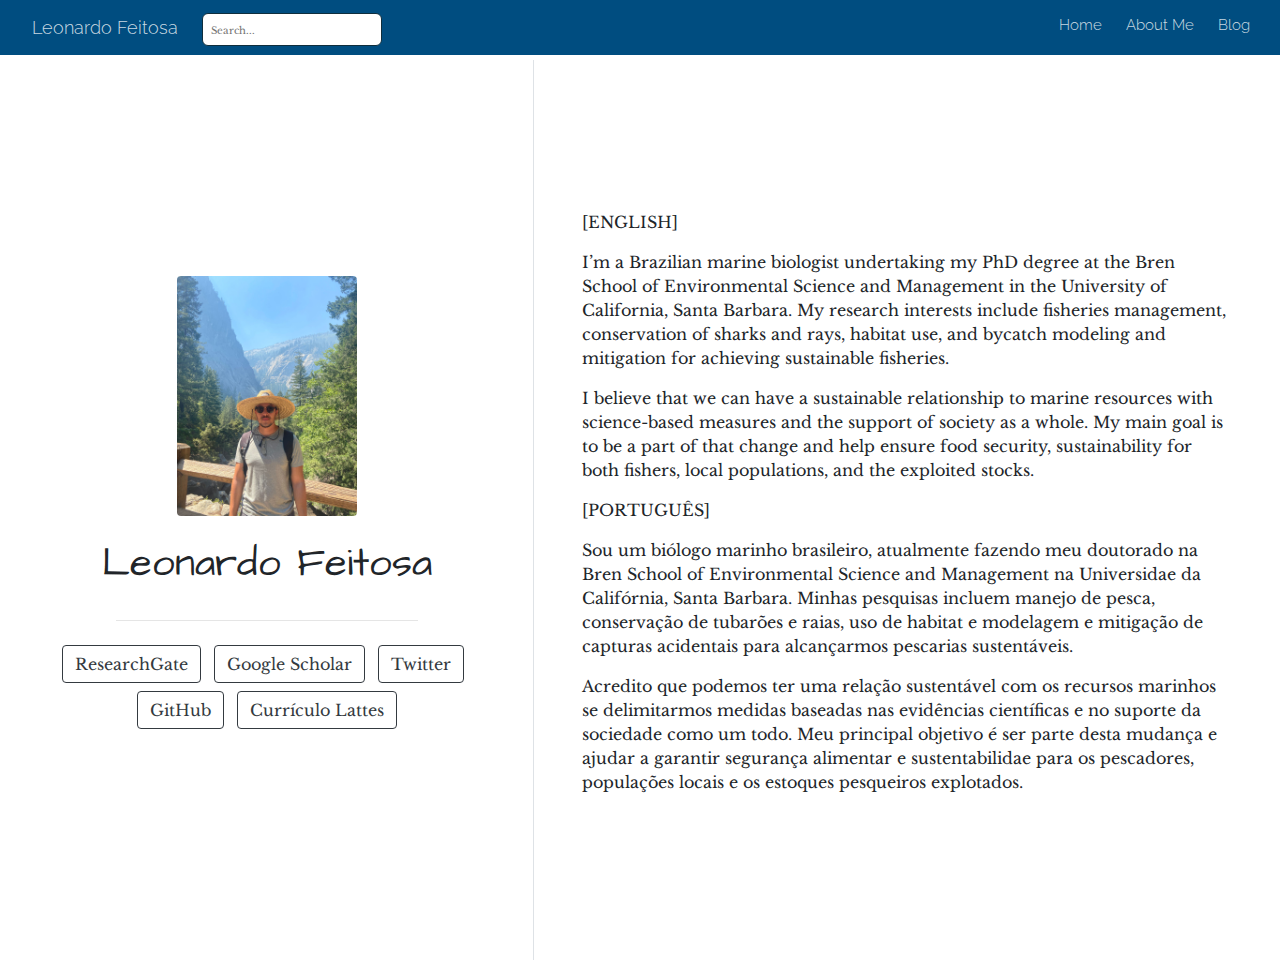
<file: docs/index.html>
<!doctype html>
<html lang="en">
  <head>
    <!-- Required meta tags -->
    <meta charset="utf-8">
    <meta name="viewport" content="width=device-width, initial-scale=1, shrink-to-fit=no">

    <!-- Bootstrap CSS -->
    <link rel="stylesheet" href="https://stackpath.bootstrapcdn.com/bootstrap/4.5.0/css/bootstrap.min.css">

    <link href="https://fonts.googleapis.com/css2?family=Roboto+Slab&display=swap" rel="stylesheet">
    <style type="text/css">body {font-family: 'Roboto Slab', serif;}</style>

    <title>Leonardo Feitosa</title>

    
          <!--radix_placeholder_navigation_in_header-->
          <meta name="distill:offset" content=""/>

          <script type="application/javascript">

            window.headroom_prevent_pin = false;

            window.document.addEventListener("DOMContentLoaded", function (event) {

              // initialize headroom for banner
              var header = $('header').get(0);
              var headerHeight = header.offsetHeight;
              var headroom = new Headroom(header, {
                tolerance: 5,
                onPin : function() {
                  if (window.headroom_prevent_pin) {
                    window.headroom_prevent_pin = false;
                    headroom.unpin();
                  }
                }
              });
              headroom.init();
              if(window.location.hash)
                headroom.unpin();
              $(header).addClass('headroom--transition');

              // offset scroll location for banner on hash change
              // (see: https://github.com/WickyNilliams/headroom.js/issues/38)
              window.addEventListener("hashchange", function(event) {
                window.scrollTo(0, window.pageYOffset - (headerHeight + 25));
              });

              // responsive menu
              $('.distill-site-header').each(function(i, val) {
                var topnav = $(this);
                var toggle = topnav.find('.nav-toggle');
                toggle.on('click', function() {
                  topnav.toggleClass('responsive');
                });
              });

              // nav dropdowns
              $('.nav-dropbtn').click(function(e) {
                $(this).next('.nav-dropdown-content').toggleClass('nav-dropdown-active');
                $(this).parent().siblings('.nav-dropdown')
                   .children('.nav-dropdown-content').removeClass('nav-dropdown-active');
              });
              $("body").click(function(e){
                $('.nav-dropdown-content').removeClass('nav-dropdown-active');
              });
              $(".nav-dropdown").click(function(e){
                e.stopPropagation();
              });
            });
          </script>

          <style type="text/css">

          /* Theme (user-documented overrideables for nav appearance) */

          .distill-site-nav {
            color: rgba(255, 255, 255, 0.8);
            background-color: #0F2E3D;
            font-size: 15px;
            font-weight: 300;
          }

          .distill-site-nav a {
            color: inherit;
            text-decoration: none;
          }

          .distill-site-nav a:hover {
            color: white;
          }

          @media print {
            .distill-site-nav {
              display: none;
            }
          }

          .distill-site-header {

          }

          .distill-site-footer {

          }


          /* Site Header */

          .distill-site-header {
            width: 100%;
            box-sizing: border-box;
            z-index: 3;
          }

          .distill-site-header .nav-left {
            display: inline-block;
            margin-left: 8px;
          }

          @media screen and (max-width: 768px) {
            .distill-site-header .nav-left {
              margin-left: 0;
            }
          }


          .distill-site-header .nav-right {
            float: right;
            margin-right: 8px;
          }

          .distill-site-header a,
          .distill-site-header .title {
            display: inline-block;
            text-align: center;
            padding: 14px 10px 14px 10px;
          }

          .distill-site-header .title {
            font-size: 18px;
            min-width: 150px;
          }

          .distill-site-header .logo {
            padding: 0;
          }

          .distill-site-header .logo img {
            display: none;
            max-height: 20px;
            width: auto;
            margin-bottom: -4px;
          }

          .distill-site-header .nav-image img {
            max-height: 18px;
            width: auto;
            display: inline-block;
            margin-bottom: -3px;
          }



          @media screen and (min-width: 1000px) {
            .distill-site-header .logo img {
              display: inline-block;
            }
            .distill-site-header .nav-left {
              margin-left: 20px;
            }
            .distill-site-header .nav-right {
              margin-right: 20px;
            }
            .distill-site-header .title {
              padding-left: 12px;
            }
          }


          .distill-site-header .nav-toggle {
            display: none;
          }

          .nav-dropdown {
            display: inline-block;
            position: relative;
          }

          .nav-dropdown .nav-dropbtn {
            border: none;
            outline: none;
            color: rgba(255, 255, 255, 0.8);
            padding: 16px 10px;
            background-color: transparent;
            font-family: inherit;
            font-size: inherit;
            font-weight: inherit;
            margin: 0;
            margin-top: 1px;
            z-index: 2;
          }

          .nav-dropdown-content {
            display: none;
            position: absolute;
            background-color: white;
            min-width: 200px;
            border: 1px solid rgba(0,0,0,0.15);
            border-radius: 4px;
            box-shadow: 0px 8px 16px 0px rgba(0,0,0,0.1);
            z-index: 1;
            margin-top: 2px;
            white-space: nowrap;
            padding-top: 4px;
            padding-bottom: 4px;
          }

          .nav-dropdown-content hr {
            margin-top: 4px;
            margin-bottom: 4px;
            border: none;
            border-bottom: 1px solid rgba(0, 0, 0, 0.1);
          }

          .nav-dropdown-active {
            display: block;
          }

          .nav-dropdown-content a, .nav-dropdown-content .nav-dropdown-header {
            color: black;
            padding: 6px 24px;
            text-decoration: none;
            display: block;
            text-align: left;
          }

          .nav-dropdown-content .nav-dropdown-header {
            display: block;
            padding: 5px 24px;
            padding-bottom: 0;
            text-transform: uppercase;
            font-size: 14px;
            color: #999999;
            white-space: nowrap;
          }

          .nav-dropdown:hover .nav-dropbtn {
            color: white;
          }

          .nav-dropdown-content a:hover {
            background-color: #ddd;
            color: black;
          }

          .nav-right .nav-dropdown-content {
            margin-left: -45%;
            right: 0;
          }

          @media screen and (max-width: 768px) {
            .distill-site-header a, .distill-site-header .nav-dropdown  {display: none;}
            .distill-site-header a.nav-toggle {
              float: right;
              display: block;
            }
            .distill-site-header .title {
              margin-left: 0;
            }
            .distill-site-header .nav-right {
              margin-right: 0;
            }
            .distill-site-header {
              overflow: hidden;
            }
            .nav-right .nav-dropdown-content {
              margin-left: 0;
            }
          }


          @media screen and (max-width: 768px) {
            .distill-site-header.responsive {position: relative; min-height: 500px; }
            .distill-site-header.responsive a.nav-toggle {
              position: absolute;
              right: 0;
              top: 0;
            }
            .distill-site-header.responsive a,
            .distill-site-header.responsive .nav-dropdown {
              display: block;
              text-align: left;
            }
            .distill-site-header.responsive .nav-left,
            .distill-site-header.responsive .nav-right {
              width: 100%;
            }
            .distill-site-header.responsive .nav-dropdown {float: none;}
            .distill-site-header.responsive .nav-dropdown-content {position: relative;}
            .distill-site-header.responsive .nav-dropdown .nav-dropbtn {
              display: block;
              width: 100%;
              text-align: left;
            }
          }

          /* Site Footer */

          .distill-site-footer {
            width: 100%;
            overflow: hidden;
            box-sizing: border-box;
            z-index: 3;
            margin-top: 30px;
            padding-top: 30px;
            padding-bottom: 30px;
            text-align: center;
          }

          /* Headroom */

          d-title {
            padding-top: 6rem;
          }

          @media print {
            d-title {
              padding-top: 4rem;
            }
          }

          .headroom {
            z-index: 1000;
            position: fixed;
            top: 0;
            left: 0;
            right: 0;
          }

          .headroom--transition {
            transition: all .4s ease-in-out;
          }

          .headroom--unpinned {
            top: -100px;
          }

          .headroom--pinned {
            top: 0;
          }

          /* adjust viewport for navbar height */
          /* helps vertically center bootstrap (non-distill) content */
          .min-vh-100 {
            min-height: calc(100vh - 100px) !important;
          }

          </style>

          <script src="site_libs/jquery-1.11.3/jquery.min.js"></script>
          <link href="site_libs/font-awesome-5.1.0/css/all.css" rel="stylesheet"/>
          <link href="site_libs/font-awesome-5.1.0/css/v4-shims.css" rel="stylesheet"/>
          <script src="site_libs/headroom-0.9.4/headroom.min.js"></script>
          <script src="site_libs/autocomplete-0.37.1/autocomplete.min.js"></script>
          <script src="site_libs/fuse-6.4.1/fuse.min.js"></script>

          <script type="application/javascript">

          function getMeta(metaName) {
            var metas = document.getElementsByTagName('meta');
            for (let i = 0; i < metas.length; i++) {
              if (metas[i].getAttribute('name') === metaName) {
                return metas[i].getAttribute('content');
              }
            }
            return '';
          }

          function offsetURL(url) {
            var offset = getMeta('distill:offset');
            return offset ? offset + '/' + url : url;
          }

          function createFuseIndex() {

            // create fuse index
            var options = {
              keys: [
                { name: 'title', weight: 20 },
                { name: 'categories', weight: 15 },
                { name: 'description', weight: 10 },
                { name: 'contents', weight: 5 },
              ],
              ignoreLocation: true,
              threshold: 0
            };
            var fuse = new window.Fuse([], options);

            // fetch the main search.json
            return fetch(offsetURL('search.json'))
              .then(function(response) {
                if (response.status == 200) {
                  return response.json().then(function(json) {
                    // index main articles
                    json.articles.forEach(function(article) {
                      fuse.add(article);
                    });
                    // download collections and index their articles
                    return Promise.all(json.collections.map(function(collection) {
                      return fetch(offsetURL(collection)).then(function(response) {
                        if (response.status === 200) {
                          return response.json().then(function(articles) {
                            articles.forEach(function(article) {
                              fuse.add(article);
                            });
                          })
                        } else {
                          return Promise.reject(
                            new Error('Unexpected status from search index request: ' +
                                      response.status)
                          );
                        }
                      });
                    })).then(function() {
                      return fuse;
                    });
                  });

                } else {
                  return Promise.reject(
                    new Error('Unexpected status from search index request: ' +
                                response.status)
                  );
                }
              });
          }

          window.document.addEventListener("DOMContentLoaded", function (event) {

            // get search element (bail if we don't have one)
            var searchEl = window.document.getElementById('distill-search');
            if (!searchEl)
              return;

            createFuseIndex()
              .then(function(fuse) {

                // make search box visible
                searchEl.classList.remove('hidden');

                // initialize autocomplete
                var options = {
                  autoselect: true,
                  hint: false,
                  minLength: 2,
                };
                window.autocomplete(searchEl, options, [{
                  source: function(query, callback) {
                    const searchOptions = {
                      isCaseSensitive: false,
                      shouldSort: true,
                      minMatchCharLength: 2,
                      limit: 10,
                    };
                    var results = fuse.search(query, searchOptions);
                    callback(results
                      .map(function(result) { return result.item; })
                    );
                  },
                  templates: {
                    suggestion: function(suggestion) {
                      var img = suggestion.preview && Object.keys(suggestion.preview).length > 0
                        ? `<img src="${offsetURL(suggestion.preview)}"</img>`
                        : '';
                      var html = `
                        <div class="search-item">
                          <h3>${suggestion.title}</h3>
                          <div class="search-item-description">
                            ${suggestion.description || ''}
                          </div>
                          <div class="search-item-preview">
                            ${img}
                          </div>
                        </div>
                      `;
                      return html;
                    }
                  }
                }]).on('autocomplete:selected', function(event, suggestion) {
                  window.location.href = offsetURL(suggestion.path);
                });
                // remove inline display style on autocompleter (we want to
                // manage responsive display via css)
                $('.algolia-autocomplete').css("display", "");
              })
              .catch(function(error) {
                console.log(error);
              });

          });

          </script>

          <style type="text/css">

          .nav-search {
            font-size: x-small;
          }

          /* Algolioa Autocomplete */

          .algolia-autocomplete {
            display: inline-block;
            margin-left: 10px;
            vertical-align: sub;
            background-color: white;
            color: black;
            padding: 6px;
            padding-top: 8px;
            padding-bottom: 0;
            border-radius: 6px;
            border: 1px #0F2E3D solid;
            width: 180px;
          }


          @media screen and (max-width: 768px) {
            .distill-site-nav .algolia-autocomplete {
              display: none;
              visibility: hidden;
            }
            .distill-site-nav.responsive .algolia-autocomplete {
              display: inline-block;
              visibility: visible;
            }
            .distill-site-nav.responsive .algolia-autocomplete .aa-dropdown-menu {
              margin-left: 0;
              width: 400px;
              max-height: 400px;
            }
          }

          .algolia-autocomplete .aa-input, .algolia-autocomplete .aa-hint {
            width: 90%;
            outline: none;
            border: none;
          }

          .algolia-autocomplete .aa-hint {
            color: #999;
          }
          .algolia-autocomplete .aa-dropdown-menu {
            width: 550px;
            max-height: 70vh;
            overflow-x: visible;
            overflow-y: scroll;
            padding: 5px;
            margin-top: 3px;
            margin-left: -150px;
            background-color: #fff;
            border-radius: 5px;
            border: 1px solid #999;
            border-top: none;
          }

          .algolia-autocomplete .aa-dropdown-menu .aa-suggestion {
            cursor: pointer;
            padding: 5px 4px;
            border-bottom: 1px solid #eee;
          }

          .algolia-autocomplete .aa-dropdown-menu .aa-suggestion:last-of-type {
            border-bottom: none;
            margin-bottom: 2px;
          }

          .algolia-autocomplete .aa-dropdown-menu .aa-suggestion .search-item {
            overflow: hidden;
            font-size: 0.8em;
            line-height: 1.4em;
          }

          .algolia-autocomplete .aa-dropdown-menu .aa-suggestion .search-item h3 {
            font-size: 1rem;
            margin-block-start: 0;
            margin-block-end: 5px;
          }

          .algolia-autocomplete .aa-dropdown-menu .aa-suggestion .search-item-description {
            display: inline-block;
            overflow: hidden;
            height: 2.8em;
            width: 80%;
            margin-right: 4%;
          }

          .algolia-autocomplete .aa-dropdown-menu .aa-suggestion .search-item-preview {
            display: inline-block;
            width: 15%;
          }

          .algolia-autocomplete .aa-dropdown-menu .aa-suggestion .search-item-preview img {
            height: 3em;
            width: auto;
            display: none;
          }

          .algolia-autocomplete .aa-dropdown-menu .aa-suggestion .search-item-preview img[src] {
            display: initial;
          }

          .algolia-autocomplete .aa-dropdown-menu .aa-suggestion.aa-cursor {
            background-color: #eee;
          }
          .algolia-autocomplete .aa-dropdown-menu .aa-suggestion em {
            font-weight: bold;
            font-style: normal;
          }

          </style>


          <!--/radix_placeholder_navigation_in_header-->
          <!--radix_placeholder_site_in_header-->
          <!--/radix_placeholder_site_in_header-->
          
          <style type="text/css">
          body {
            padding-top: 60px;
          }
          </style>
          <style type="text/css">
          /* base variables */

          /* Edit the CSS properties in this file to create a custom
             Distill theme. Only edit values in the right column
             for each row; values shown are the CSS defaults.
             To return any property to the default,
             you may set its value to: unset
             All rows must end with a semi-colon.                      */

          /* Optional: embed custom fonts here with `@import`          */
          /* This must remain at the top of this file.                 */



          html {
            /*-- Main font sizes --*/
            --title-size:      50px;
            --body-size:       1.06rem;
            --code-size:       14px;
            --aside-size:      12px;
            --fig-cap-size:    13px;
            /*-- Main font colors --*/
            --title-color:     #000000;
            --header-color:    rgba(0, 0, 0, 0.8);
            --body-color:      rgba(0, 0, 0, 0.8);
            --aside-color:     rgba(0, 0, 0, 0.6);
            --fig-cap-color:   rgba(0, 0, 0, 0.6);
            /*-- Specify custom fonts ~~~ must be imported above   --*/
            --heading-font:    sans-serif;
            --mono-font:       monospace;
            --body-font:       sans-serif;
            --navbar-font:     sans-serif;  /* websites + blogs only */
          }

          /*-- ARTICLE METADATA --*/
          d-byline {
            --heading-size:    0.6rem;
            --heading-color:   rgba(0, 0, 0, 0.5);
            --body-size:       0.8rem;
            --body-color:      rgba(0, 0, 0, 0.8);
          }

          /*-- ARTICLE TABLE OF CONTENTS --*/
          .d-contents {
            --heading-size:    18px;
            --contents-size:   13px;
          }

          /*-- ARTICLE APPENDIX --*/
          d-appendix {
            --heading-size:    15px;
            --heading-color:   rgba(0, 0, 0, 0.65);
            --text-size:       0.8em;
            --text-color:      rgba(0, 0, 0, 0.5);
          }

          /*-- WEBSITE HEADER + FOOTER --*/
          /* These properties only apply to Distill sites and blogs  */

          .distill-site-header {
            --title-size:       18px;
            --text-color:       rgba(255, 255, 255, 0.8);
            --text-size:        15px;
            --hover-color:      white;
            --bkgd-color:       #0F2E3D;
          }

          .distill-site-footer {
            --text-color:       rgba(255, 255, 255, 0.8);
            --text-size:        15px;
            --hover-color:      white;
            --bkgd-color:       #0F2E3D;
          }

          /*-- Additional custom styles --*/
          /* Add any additional CSS rules below                      */
          </style>
          <style type="text/css">
          /* base variables */

          /* Edit the CSS properties in this file to create a custom
             Distill theme. Only edit values in the right column
             for each row; values shown are the CSS defaults.
             To return any property to the default,
             you may set its value to: unset
             All rows must end with a semi-colon.                      */

          /* Optional: embed custom fonts here with `@import`          */
          /* This must remain at the top of this file.                 */

          @import url('https://fonts.googleapis.com/css2?family=Architects+Daughter&display=swap');
          @import url('https://fonts.googleapis.com/css2?family=Raleway&display=swap');
          @import url('https://fonts.googleapis.com/css2?family=Libre+Baskerville&display=swap');

          html {
            /*-- Main font sizes --*/
            --title-size:      50px;
            --body-size:       1.06rem;
            --code-size:       14px;
            --aside-size:      12px;
            --fig-cap-size:    13px;
            /*-- Main font colors --*/
            --title-color:     #000000;
            --header-color:    rgba(0, 0, 0, 0.8);
            --body-color:      rgba(0, 0, 0, 0.8);
            --aside-color:     rgba(0, 0, 0, 0.6);
            --fig-cap-color:   rgba(0, 0, 0, 0.6);
            /*-- Specify custom fonts ~~~ must be imported above   --*/
            --heading-font:    "Architects Daughter"; cursive;
            --mono-font:       "Raleway"; sans-serif;
            --body-font:       "Libre Baskerville"; serif;
            --navbar-font:     "Raleway"; sans-serif;  /* websites + blogs only */
          }

          /*-- ARTICLE METADATA --*/
          d-byline {
            --heading-size:    0.6rem;
            --heading-color:   rgba(0, 0, 0, 0.5);
            --body-size:       0.8rem;
            --body-color:      rgba(0, 0, 0, 0.8);
          }

          /*-- ARTICLE TABLE OF CONTENTS --*/
          .d-contents {
            --heading-size:    18px;
            --contents-size:   13px;
          }

          /*-- ARTICLE APPENDIX --*/
          d-appendix {
            --heading-size:    15px;
            --heading-color:   rgba(0, 0, 0, 0.65);
            --text-size:       0.8em;
            --text-color:      rgba(0, 0, 0, 0.5);
          }

          /*-- WEBSITE HEADER + FOOTER --*/
          /* These properties only apply to Distill sites and blogs  */

          .distill-site-header {
            --title-size:       18px;
            --text-color:       rgba(255, 255, 255, 0.8);
            --text-size:        15px;
            --hover-color:      #cca300; /* edited */
            --bkgd-color:       #004d80; /* edited */
          }

          .distill-site-footer {
            --text-color:       rgba(255, 255, 255, 0.8);
            --text-size:        15px;
            --hover-color:      white;
            --bkgd-color:       #0F2E3D;
          }

          /*-- Additional custom styles --*/
          /* Add any additional CSS rules below                      */
          </style>
          <style type="text/css">
          /* base style */

          /* FONT FAMILIES */

          :root {
            --heading-default: -apple-system, BlinkMacSystemFont, "Segoe UI", Roboto, Oxygen, Ubuntu, Cantarell, "Fira Sans", "Droid Sans", "Helvetica Neue", Arial, sans-serif;
            --mono-default: Consolas, Monaco, 'Andale Mono', 'Ubuntu Mono', monospace;
            --body-default: -apple-system, BlinkMacSystemFont, "Segoe UI", Roboto, Oxygen, Ubuntu, Cantarell, "Fira Sans", "Droid Sans", "Helvetica Neue", Arial, sans-serif;
          }

          body,
          .posts-list .post-preview p,
          .posts-list .description p {
            font-family: var(--body-font), var(--body-default);
          }

          h1, h2, h3, h4, h5, h6,
          .posts-list .post-preview h2,
          .posts-list .description h2 {
            font-family: var(--heading-font), var(--heading-default);
          }

          d-article div.sourceCode code,
          d-article pre code {
            font-family: var(--mono-font), var(--mono-default);
          }


          /*-- TITLE --*/
          d-title h1,
          .posts-list > h1 {
            color: var(--title-color, black);
          }

          d-title h1 {
            font-size: var(--title-size, 50px);
          }

          /*-- HEADERS --*/
          d-article h1,
          d-article h2,
          d-article h3,
          d-article h4,
          d-article h5,
          d-article h6 {
            color: var(--header-color, rgba(0, 0, 0, 0.8));
          }

          /*-- BODY --*/
          d-article > p,  /* only text inside of <p> tags */
          d-article > ul, /* lists */
          d-article > ol {
            color: var(--body-color, rgba(0, 0, 0, 0.8));
            font-size: var(--body-size, 1.06rem);
          }


          /*-- CODE --*/
          d-article div.sourceCode code,
          d-article pre code {
            font-size: var(--code-size, 14px);
          }

          /*-- ASIDE --*/
          d-article aside {
            font-size: var(--aside-size, 12px);
            color: var(--aside-color, rgba(0, 0, 0, 0.6));
          }

          /*-- FIGURE CAPTIONS --*/
          figure .caption,
          figure figcaption,
          .figure .caption {
            font-size: var(--fig-cap-size, 13px);
            color: var(--fig-cap-color, rgba(0, 0, 0, 0.6));
          }

          /*-- METADATA --*/
          d-byline h3 {
            font-size: var(--heading-size, 0.6rem);
            color: var(--heading-color, rgba(0, 0, 0, 0.5));
          }

          d-byline {
            font-size: var(--body-size, 0.8rem);
            color: var(--body-color, rgba(0, 0, 0, 0.8));
          }

          d-byline a,
          d-article d-byline a {
            color: var(--body-color, rgba(0, 0, 0, 0.8));
          }

          /*-- TABLE OF CONTENTS --*/
          .d-contents nav h3 {
            font-size: var(--heading-size, 18px);
          }

          .d-contents nav a {
            font-size: var(--contents-size, 13px);
          }

          /*-- APPENDIX --*/
          d-appendix h3 {
            font-size: var(--heading-size, 15px);
            color: var(--heading-color, rgba(0, 0, 0, 0.65));
          }

          d-appendix {
            font-size: var(--text-size, 0.8em);
            color: var(--text-color, rgba(0, 0, 0, 0.5));
          }

          d-appendix d-footnote-list a.footnote-backlink {
            color: var(--text-color, rgba(0, 0, 0, 0.5));
          }

          /*-- WEBSITE HEADER + FOOTER --*/
          .distill-site-header .title {
            font-size: var(--title-size, 18px);
            font-family: var(--navbar-font), var(--heading-default);
          }

          .distill-site-header a,
          .nav-dropdown .nav-dropbtn {
            font-family: var(--navbar-font), var(--heading-default);
          }

          .nav-dropdown .nav-dropbtn {
            color: var(--text-color, rgba(255, 255, 255, 0.8));
            font-size: var(--text-size, 15px);
          }

          .distill-site-header a:hover,
          .nav-dropdown:hover .nav-dropbtn {
            color: var(--hover-color, white);
          }

          .distill-site-header {
            font-size: var(--text-size, 15px);
            color: var(--text-color, rgba(255, 255, 255, 0.8));
            background-color: var(--bkgd-color, #0F2E3D);
          }

          .distill-site-footer {
            font-size: var(--text-size, 15px);
            color: var(--text-color, rgba(255, 255, 255, 0.8));
            background-color: var(--bkgd-color, #0F2E3D);
          }

          .distill-site-footer a:hover {
            color: var(--hover-color, white);
          }</style>
          <script src="C:\Users\lmfei\Documents\R\win-library\4.0\rmarkdown\rmd\h\pandoc\header-attrs.js"></script>
    
    
  </head>
  <body>

          <!--radix_placeholder_navigation_before_body-->
          <header class="header header--fixed" role="banner">
          <nav class="distill-site-nav distill-site-header">
          <div class="nav-left">
          <a href="index.html" class="title">Leonardo Feitosa</a>
          <input id="distill-search" class="nav-search hidden" type="text" placeholder="Search..."/>
          </div>
          <div class="nav-right">
          <a href="index.html">Home</a>
          <a href="about.html">About Me</a>
          <a href="blog.html">Blog</a>
          <a href="javascript:void(0);" class="nav-toggle">&#9776;</a>
          </div>
          </nav>
          </header>
          <!--/radix_placeholder_navigation_before_body-->
          <!--radix_placeholder_site_before_body-->
          <!--/radix_placeholder_site_before_body-->
    
    <div class="container-fluid d-none d-lg-block d-xl-block">
      <div class="d-flex row flex-row vh-100">
        <div class="d-flex flex-column col-5 align-items-center text-center align-self-center">
          <div class="mx-auto text-center">
            <div class="p-3">
              <img src=leo.jpg style="height:15rem" class="rounded">
            </div>
            <div class="p-2">
              <h1>Leonardo Feitosa</h1>
            </div>
            <hr style="width:60%;"/>
            <div class="p-2">
              <div id="icon-list">
                <ul class="list-inline">
                                    <li class="list-inline-item">
                    <a href=https://www.researchgate.net/profile/Leonardo_Feitosa3>
                      <button type="button" class="btn btn-outline-dark mb-2">
                        ResearchGate
                      </button>
                    </a>
                  </li>
                                    <li class="list-inline-item">
                    <a href=https://scholar.google.com.br/citations?user=02Nq52RlwHEC&amp;hl=pt-BR>
                      <button type="button" class="btn btn-outline-dark mb-2">
                        Google Scholar
                      </button>
                    </a>
                  </li>
                                    <li class="list-inline-item">
                    <a href=https://twitter.com/FeitosaManir>
                      <button type="button" class="btn btn-outline-dark mb-2">
                        Twitter
                      </button>
                    </a>
                  </li>
                                    <li class="list-inline-item">
                    <a href=https://github.com/lmfeitos>
                      <button type="button" class="btn btn-outline-dark mb-2">
                        GitHub
                      </button>
                    </a>
                  </li>
                                    <li class="list-inline-item">
                    <a href=http://lattes.cnpq.br/2008522051327456>
                      <button type="button" class="btn btn-outline-dark mb-2">
                        Currículo Lattes
                      </button>
                    </a>
                  </li>
                                  </ul>
              </div>
            </div>
          </div>
        </div>
        <div class="d-flex flex-column vh-100 border-left"></div>
        <div class="d-flex flex-column col px-5 align-items-center align-self-center mh-100" style="overflow-y: scroll;">
          <div class="my-5" id="content">
            <p>[ENGLISH]</p>
            <p>I’m a Brazilian marine biologist undertaking my PhD degree at the Bren School of Environmental Science and Management in the University of California, Santa Barbara. My research interests include fisheries management, conservation of sharks and rays, habitat use, and bycatch modeling and mitigation for achieving sustainable fisheries.</p>
            <p>I believe that we can have a sustainable relationship to marine resources with science-based measures and the support of society as a whole. My main goal is to be a part of that change and help ensure food security, sustainability for both fishers, local populations, and the exploited stocks.</p>
            <p>[PORTUGUÊS]</p>
            <p>Sou um biólogo marinho brasileiro, atualmente fazendo meu doutorado na Bren School of Environmental Science and Management na Universidae da Califórnia, Santa Barbara. Minhas pesquisas incluem manejo de pesca, conservação de tubarões e raias, uso de habitat e modelagem e mitigação de capturas acidentais para alcançarmos pescarias sustentáveis.</p>
            <p>Acredito que podemos ter uma relação sustentável com os recursos marinhos se delimitarmos medidas baseadas nas evidências científicas e no suporte da sociedade como um todo. Meu principal objetivo é ser parte desta mudança e ajudar a garantir segurança alimentar e sustentabilidae para os pescadores, populações locais e os estoques pesqueiros explotados.</p>
          </div>
        </div>
      </div>
    </div>

    <div class="container-flex min-vh-100 d-block d-lg-none d-xl-none">
      <div class="d-flex flex-row justify-content-center">
        <div class="d-flex flex-col">
          <div class="mx-auto">
            <div class="p-3 mt-3 text-center">
              <img src=leo.jpg style="height:15rem" class="rounded">
            </div>
            <div class="p-2 text-center">
              <h1>Leonardo Feitosa</h1>
            </div>
            <hr style="width:60%;"/>

            <div class="row justify-content-center align-items-center">
              <div class="col-8 p-1 text-center">
                <div class="list-group">
                                    <a href=https://www.researchgate.net/profile/Leonardo_Feitosa3>
                    <button type="button" class="list-group-item list-group-item-action my-1 rounded">
                      ResearchGate
                    </button>
                  </a>
                                    <a href=https://scholar.google.com.br/citations?user=02Nq52RlwHEC&amp;hl=pt-BR>
                    <button type="button" class="list-group-item list-group-item-action my-1 rounded">
                      Google Scholar
                    </button>
                  </a>
                                    <a href=https://twitter.com/FeitosaManir>
                    <button type="button" class="list-group-item list-group-item-action my-1 rounded">
                      Twitter
                    </button>
                  </a>
                                    <a href=https://github.com/lmfeitos>
                    <button type="button" class="list-group-item list-group-item-action my-1 rounded">
                      GitHub
                    </button>
                  </a>
                                    <a href=http://lattes.cnpq.br/2008522051327456>
                    <button type="button" class="list-group-item list-group-item-action my-1 rounded">
                      Currículo Lattes
                    </button>
                  </a>
                                  </div>
              </div>
            </div>
            <div class="p pt-4 px-5">
              <p>[ENGLISH]</p>
              <p>I’m a Brazilian marine biologist undertaking my PhD degree at the Bren School of Environmental Science and Management in the University of California, Santa Barbara. My research interests include fisheries management, conservation of sharks and rays, habitat use, and bycatch modeling and mitigation for achieving sustainable fisheries.</p>
              <p>I believe that we can have a sustainable relationship to marine resources with science-based measures and the support of society as a whole. My main goal is to be a part of that change and help ensure food security, sustainability for both fishers, local populations, and the exploited stocks.</p>
              <p>[PORTUGUÊS]</p>
              <p>Sou um biólogo marinho brasileiro, atualmente fazendo meu doutorado na Bren School of Environmental Science and Management na Universidae da Califórnia, Santa Barbara. Minhas pesquisas incluem manejo de pesca, conservação de tubarões e raias, uso de habitat e modelagem e mitigação de capturas acidentais para alcançarmos pescarias sustentáveis.</p>
              <p>Acredito que podemos ter uma relação sustentável com os recursos marinhos se delimitarmos medidas baseadas nas evidências científicas e no suporte da sociedade como um todo. Meu principal objetivo é ser parte desta mudança e ajudar a garantir segurança alimentar e sustentabilidae para os pescadores, populações locais e os estoques pesqueiros explotados.</p>
            </div>
        </div>
      </div>
    </div>

    <!-- Optional JavaScript -->
    <!-- jQuery first, then Popper.js, then Bootstrap JS -->
    <script src="https://code.jquery.com/jquery-3.5.1.slim.min.js" integrity="sha384-DfXdz2htPH0lsSSs5nCTpuj/zy4C+OGpamoFVy38MVBnE+IbbVYUew+OrCXaRkfj" crossorigin="anonymous"></script>
    <script src="https://cdn.jsdelivr.net/npm/popper.js@1.16.0/dist/umd/popper.min.js" integrity="sha384-Q6E9RHvbIyZFJoft+2mJbHaEWldlvI9IOYy5n3zV9zzTtmI3UksdQRVvoxMfooAo" crossorigin="anonymous"></script>
    <script src="https://stackpath.bootstrapcdn.com/bootstrap/4.5.0/js/bootstrap.min.js" integrity="sha384-OgVRvuATP1z7JjHLkuOU7Xw704+h835Lr+6QL9UvYjZE3Ipu6Tp75j7Bh/kR0JKI" crossorigin="anonymous"></script>

      <!--radix_placeholder_site_after_body-->
      <!--/radix_placeholder_site_after_body-->
      <!--radix_placeholder_navigation_after_body-->
      <!--/radix_placeholder_navigation_after_body-->
  
  </body>
</html>
</file>
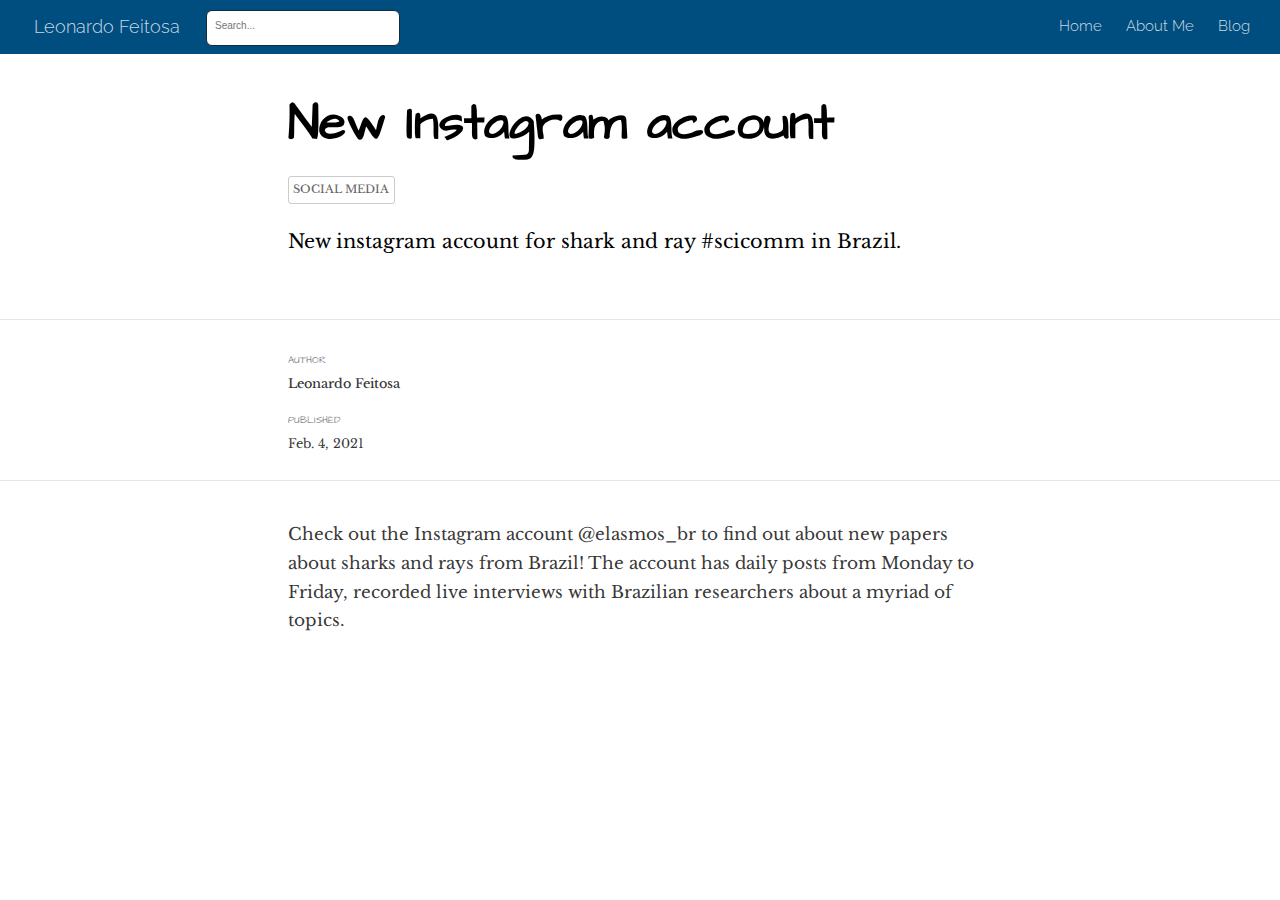
<file: docs/posts/2021-02-04-welcome/index.html>
<!DOCTYPE html>

<html xmlns="http://www.w3.org/1999/xhtml" lang="" xml:lang="">

<head>
  <meta charset="utf-8"/>
  <meta name="viewport" content="width=device-width, initial-scale=1"/>
  <meta http-equiv="X-UA-Compatible" content="IE=Edge,chrome=1"/>
  <meta name="generator" content="distill" />

  <style type="text/css">
  /* Hide doc at startup (prevent jankiness while JS renders/transforms) */
  body {
    visibility: hidden;
  }
  </style>

 <!--radix_placeholder_import_source-->
 <!--/radix_placeholder_import_source-->

<style type="text/css">code{white-space: pre;}</style>
<style type="text/css" data-origin="pandoc">
pre > code.sourceCode { white-space: pre; position: relative; }
pre > code.sourceCode > span { display: inline-block; line-height: 1.25; }
pre > code.sourceCode > span:empty { height: 1.2em; }
code.sourceCode > span { color: inherit; text-decoration: inherit; }
div.sourceCode { margin: 1em 0; }
pre.sourceCode { margin: 0; }
@media screen {
div.sourceCode { overflow: auto; }
}
@media print {
pre > code.sourceCode { white-space: pre-wrap; }
pre > code.sourceCode > span { text-indent: -5em; padding-left: 5em; }
}
pre.numberSource code
  { counter-reset: source-line 0; }
pre.numberSource code > span
  { position: relative; left: -4em; counter-increment: source-line; }
pre.numberSource code > span > a:first-child::before
  { content: counter(source-line);
    position: relative; left: -1em; text-align: right; vertical-align: baseline;
    border: none; display: inline-block;
    -webkit-touch-callout: none; -webkit-user-select: none;
    -khtml-user-select: none; -moz-user-select: none;
    -ms-user-select: none; user-select: none;
    padding: 0 4px; width: 4em;
    color: #aaaaaa;
  }
pre.numberSource { margin-left: 3em; border-left: 1px solid #aaaaaa;  padding-left: 4px; }
div.sourceCode
  {   }
@media screen {
pre > code.sourceCode > span > a:first-child::before { text-decoration: underline; }
}
code span.al { color: #ad0000; } /* Alert */
code span.an { color: #5e5e5e; } /* Annotation */
code span.at { color: #20794d; } /* Attribute */
code span.bn { color: #ad0000; } /* BaseN */
code span.bu { } /* BuiltIn */
code span.cf { color: #007ba5; } /* ControlFlow */
code span.ch { color: #20794d; } /* Char */
code span.cn { color: #8f5902; } /* Constant */
code span.co { color: #5e5e5e; } /* Comment */
code span.cv { color: #5e5e5e; font-style: italic; } /* CommentVar */
code span.do { color: #5e5e5e; font-style: italic; } /* Documentation */
code span.dt { color: #ad0000; } /* DataType */
code span.dv { color: #ad0000; } /* DecVal */
code span.er { color: #ad0000; } /* Error */
code span.ex { } /* Extension */
code span.fl { color: #ad0000; } /* Float */
code span.fu { color: #4758ab; } /* Function */
code span.im { } /* Import */
code span.in { color: #5e5e5e; } /* Information */
code span.kw { color: #007ba5; } /* Keyword */
code span.op { color: #5e5e5e; } /* Operator */
code span.ot { color: #007ba5; } /* Other */
code span.pp { color: #ad0000; } /* Preprocessor */
code span.sc { color: #20794d; } /* SpecialChar */
code span.ss { color: #20794d; } /* SpecialString */
code span.st { color: #20794d; } /* String */
code span.va { color: #111111; } /* Variable */
code span.vs { color: #20794d; } /* VerbatimString */
code span.wa { color: #5e5e5e; font-style: italic; } /* Warning */
</style>

  <!--radix_placeholder_meta_tags-->
<title>Leonardo Feitosa: New Instagram account</title>

<meta property="description" itemprop="description" content="New instagram account for shark and ray #scicomm in Brazil."/>


<!--  https://schema.org/Article -->
<meta property="article:published" itemprop="datePublished" content="2021-02-04"/>
<meta property="article:created" itemprop="dateCreated" content="2021-02-04"/>
<meta name="article:author" content="Leonardo Feitosa"/>

<!--  https://developers.facebook.com/docs/sharing/webmasters#markup -->
<meta property="og:title" content="Leonardo Feitosa: New Instagram account"/>
<meta property="og:type" content="article"/>
<meta property="og:description" content="New instagram account for shark and ray #scicomm in Brazil."/>
<meta property="og:locale" content="en_US"/>
<meta property="og:site_name" content="Leonardo Feitosa"/>

<!--  https://dev.twitter.com/cards/types/summary -->
<meta property="twitter:card" content="summary"/>
<meta property="twitter:title" content="Leonardo Feitosa: New Instagram account"/>
<meta property="twitter:description" content="New instagram account for shark and ray #scicomm in Brazil."/>

<!--/radix_placeholder_meta_tags-->
  <!--radix_placeholder_rmarkdown_metadata-->

<script type="text/json" id="radix-rmarkdown-metadata">
{"type":"list","attributes":{"names":{"type":"character","attributes":{},"value":["title","description","author","categories","date","output"]}},"value":[{"type":"character","attributes":{},"value":["New Instagram account"]},{"type":"character","attributes":{},"value":["New instagram account for shark and ray #scicomm in Brazil."]},{"type":"list","attributes":{},"value":[{"type":"list","attributes":{"names":{"type":"character","attributes":{},"value":["name"]}},"value":[{"type":"character","attributes":{},"value":["Leonardo Feitosa"]}]}]},{"type":"character","attributes":{},"value":["social media"]},{"type":"character","attributes":{},"value":["02-04-2021"]},{"type":"list","attributes":{"names":{"type":"character","attributes":{},"value":["distill::distill_article"]}},"value":[{"type":"list","attributes":{"names":{"type":"character","attributes":{},"value":["self_contained"]}},"value":[{"type":"logical","attributes":{},"value":[false]}]}]}]}
</script>
<!--/radix_placeholder_rmarkdown_metadata-->
  
  <script type="text/json" id="radix-resource-manifest">
  {"type":"character","attributes":{},"value":["welcome_files/anchor-4.2.2/anchor.min.js","welcome_files/bowser-1.9.3/bowser.min.js","welcome_files/distill-2.2.21/template.v2.js","welcome_files/header-attrs-2.6.4/header-attrs.js","welcome_files/jquery-1.11.3/jquery.min.js","welcome_files/popper-2.6.0/popper.min.js","welcome_files/tippy-6.2.7/tippy-bundle.umd.min.js","welcome_files/tippy-6.2.7/tippy-light-border.css","welcome_files/tippy-6.2.7/tippy.css","welcome_files/tippy-6.2.7/tippy.umd.min.js","welcome_files/webcomponents-2.0.0/webcomponents.js"]}
  </script>
  <!--radix_placeholder_navigation_in_header-->
<meta name="distill:offset" content="../.."/>

<script type="application/javascript">

  window.headroom_prevent_pin = false;

  window.document.addEventListener("DOMContentLoaded", function (event) {

    // initialize headroom for banner
    var header = $('header').get(0);
    var headerHeight = header.offsetHeight;
    var headroom = new Headroom(header, {
      tolerance: 5,
      onPin : function() {
        if (window.headroom_prevent_pin) {
          window.headroom_prevent_pin = false;
          headroom.unpin();
        }
      }
    });
    headroom.init();
    if(window.location.hash)
      headroom.unpin();
    $(header).addClass('headroom--transition');

    // offset scroll location for banner on hash change
    // (see: https://github.com/WickyNilliams/headroom.js/issues/38)
    window.addEventListener("hashchange", function(event) {
      window.scrollTo(0, window.pageYOffset - (headerHeight + 25));
    });

    // responsive menu
    $('.distill-site-header').each(function(i, val) {
      var topnav = $(this);
      var toggle = topnav.find('.nav-toggle');
      toggle.on('click', function() {
        topnav.toggleClass('responsive');
      });
    });

    // nav dropdowns
    $('.nav-dropbtn').click(function(e) {
      $(this).next('.nav-dropdown-content').toggleClass('nav-dropdown-active');
      $(this).parent().siblings('.nav-dropdown')
         .children('.nav-dropdown-content').removeClass('nav-dropdown-active');
    });
    $("body").click(function(e){
      $('.nav-dropdown-content').removeClass('nav-dropdown-active');
    });
    $(".nav-dropdown").click(function(e){
      e.stopPropagation();
    });
  });
</script>

<style type="text/css">

/* Theme (user-documented overrideables for nav appearance) */

.distill-site-nav {
  color: rgba(255, 255, 255, 0.8);
  background-color: #0F2E3D;
  font-size: 15px;
  font-weight: 300;
}

.distill-site-nav a {
  color: inherit;
  text-decoration: none;
}

.distill-site-nav a:hover {
  color: white;
}

@media print {
  .distill-site-nav {
    display: none;
  }
}

.distill-site-header {

}

.distill-site-footer {

}


/* Site Header */

.distill-site-header {
  width: 100%;
  box-sizing: border-box;
  z-index: 3;
}

.distill-site-header .nav-left {
  display: inline-block;
  margin-left: 8px;
}

@media screen and (max-width: 768px) {
  .distill-site-header .nav-left {
    margin-left: 0;
  }
}


.distill-site-header .nav-right {
  float: right;
  margin-right: 8px;
}

.distill-site-header a,
.distill-site-header .title {
  display: inline-block;
  text-align: center;
  padding: 14px 10px 14px 10px;
}

.distill-site-header .title {
  font-size: 18px;
  min-width: 150px;
}

.distill-site-header .logo {
  padding: 0;
}

.distill-site-header .logo img {
  display: none;
  max-height: 20px;
  width: auto;
  margin-bottom: -4px;
}

.distill-site-header .nav-image img {
  max-height: 18px;
  width: auto;
  display: inline-block;
  margin-bottom: -3px;
}



@media screen and (min-width: 1000px) {
  .distill-site-header .logo img {
    display: inline-block;
  }
  .distill-site-header .nav-left {
    margin-left: 20px;
  }
  .distill-site-header .nav-right {
    margin-right: 20px;
  }
  .distill-site-header .title {
    padding-left: 12px;
  }
}


.distill-site-header .nav-toggle {
  display: none;
}

.nav-dropdown {
  display: inline-block;
  position: relative;
}

.nav-dropdown .nav-dropbtn {
  border: none;
  outline: none;
  color: rgba(255, 255, 255, 0.8);
  padding: 16px 10px;
  background-color: transparent;
  font-family: inherit;
  font-size: inherit;
  font-weight: inherit;
  margin: 0;
  margin-top: 1px;
  z-index: 2;
}

.nav-dropdown-content {
  display: none;
  position: absolute;
  background-color: white;
  min-width: 200px;
  border: 1px solid rgba(0,0,0,0.15);
  border-radius: 4px;
  box-shadow: 0px 8px 16px 0px rgba(0,0,0,0.1);
  z-index: 1;
  margin-top: 2px;
  white-space: nowrap;
  padding-top: 4px;
  padding-bottom: 4px;
}

.nav-dropdown-content hr {
  margin-top: 4px;
  margin-bottom: 4px;
  border: none;
  border-bottom: 1px solid rgba(0, 0, 0, 0.1);
}

.nav-dropdown-active {
  display: block;
}

.nav-dropdown-content a, .nav-dropdown-content .nav-dropdown-header {
  color: black;
  padding: 6px 24px;
  text-decoration: none;
  display: block;
  text-align: left;
}

.nav-dropdown-content .nav-dropdown-header {
  display: block;
  padding: 5px 24px;
  padding-bottom: 0;
  text-transform: uppercase;
  font-size: 14px;
  color: #999999;
  white-space: nowrap;
}

.nav-dropdown:hover .nav-dropbtn {
  color: white;
}

.nav-dropdown-content a:hover {
  background-color: #ddd;
  color: black;
}

.nav-right .nav-dropdown-content {
  margin-left: -45%;
  right: 0;
}

@media screen and (max-width: 768px) {
  .distill-site-header a, .distill-site-header .nav-dropdown  {display: none;}
  .distill-site-header a.nav-toggle {
    float: right;
    display: block;
  }
  .distill-site-header .title {
    margin-left: 0;
  }
  .distill-site-header .nav-right {
    margin-right: 0;
  }
  .distill-site-header {
    overflow: hidden;
  }
  .nav-right .nav-dropdown-content {
    margin-left: 0;
  }
}


@media screen and (max-width: 768px) {
  .distill-site-header.responsive {position: relative; min-height: 500px; }
  .distill-site-header.responsive a.nav-toggle {
    position: absolute;
    right: 0;
    top: 0;
  }
  .distill-site-header.responsive a,
  .distill-site-header.responsive .nav-dropdown {
    display: block;
    text-align: left;
  }
  .distill-site-header.responsive .nav-left,
  .distill-site-header.responsive .nav-right {
    width: 100%;
  }
  .distill-site-header.responsive .nav-dropdown {float: none;}
  .distill-site-header.responsive .nav-dropdown-content {position: relative;}
  .distill-site-header.responsive .nav-dropdown .nav-dropbtn {
    display: block;
    width: 100%;
    text-align: left;
  }
}

/* Site Footer */

.distill-site-footer {
  width: 100%;
  overflow: hidden;
  box-sizing: border-box;
  z-index: 3;
  margin-top: 30px;
  padding-top: 30px;
  padding-bottom: 30px;
  text-align: center;
}

/* Headroom */

d-title {
  padding-top: 6rem;
}

@media print {
  d-title {
    padding-top: 4rem;
  }
}

.headroom {
  z-index: 1000;
  position: fixed;
  top: 0;
  left: 0;
  right: 0;
}

.headroom--transition {
  transition: all .4s ease-in-out;
}

.headroom--unpinned {
  top: -100px;
}

.headroom--pinned {
  top: 0;
}

/* adjust viewport for navbar height */
/* helps vertically center bootstrap (non-distill) content */
.min-vh-100 {
  min-height: calc(100vh - 100px) !important;
}

</style>

<script src="../../site_libs/jquery-3.5.1/jquery-3.5.1.min.js"></script>
<link href="../../site_libs/font-awesome-5.1.0/css/all.css" rel="stylesheet"/>
<link href="../../site_libs/font-awesome-5.1.0/css/v4-shims.css" rel="stylesheet"/>
<script src="../../site_libs/headroom-0.9.4/headroom.min.js"></script>
<script src="../../site_libs/autocomplete-0.37.1/autocomplete.min.js"></script>
<script src="../../site_libs/fuse-6.4.1/fuse.min.js"></script>

<script type="application/javascript">

function getMeta(metaName) {
  var metas = document.getElementsByTagName('meta');
  for (let i = 0; i < metas.length; i++) {
    if (metas[i].getAttribute('name') === metaName) {
      return metas[i].getAttribute('content');
    }
  }
  return '';
}

function offsetURL(url) {
  var offset = getMeta('distill:offset');
  return offset ? offset + '/' + url : url;
}

function createFuseIndex() {

  // create fuse index
  var options = {
    keys: [
      { name: 'title', weight: 20 },
      { name: 'categories', weight: 15 },
      { name: 'description', weight: 10 },
      { name: 'contents', weight: 5 },
    ],
    ignoreLocation: true,
    threshold: 0
  };
  var fuse = new window.Fuse([], options);

  // fetch the main search.json
  return fetch(offsetURL('search.json'))
    .then(function(response) {
      if (response.status == 200) {
        return response.json().then(function(json) {
          // index main articles
          json.articles.forEach(function(article) {
            fuse.add(article);
          });
          // download collections and index their articles
          return Promise.all(json.collections.map(function(collection) {
            return fetch(offsetURL(collection)).then(function(response) {
              if (response.status === 200) {
                return response.json().then(function(articles) {
                  articles.forEach(function(article) {
                    fuse.add(article);
                  });
                })
              } else {
                return Promise.reject(
                  new Error('Unexpected status from search index request: ' +
                            response.status)
                );
              }
            });
          })).then(function() {
            return fuse;
          });
        });

      } else {
        return Promise.reject(
          new Error('Unexpected status from search index request: ' +
                      response.status)
        );
      }
    });
}

window.document.addEventListener("DOMContentLoaded", function (event) {

  // get search element (bail if we don't have one)
  var searchEl = window.document.getElementById('distill-search');
  if (!searchEl)
    return;

  createFuseIndex()
    .then(function(fuse) {

      // make search box visible
      searchEl.classList.remove('hidden');

      // initialize autocomplete
      var options = {
        autoselect: true,
        hint: false,
        minLength: 2,
      };
      window.autocomplete(searchEl, options, [{
        source: function(query, callback) {
          const searchOptions = {
            isCaseSensitive: false,
            shouldSort: true,
            minMatchCharLength: 2,
            limit: 10,
          };
          var results = fuse.search(query, searchOptions);
          callback(results
            .map(function(result) { return result.item; })
          );
        },
        templates: {
          suggestion: function(suggestion) {
            var img = suggestion.preview && Object.keys(suggestion.preview).length > 0
              ? `<img src="${offsetURL(suggestion.preview)}"</img>`
              : '';
            var html = `
              <div class="search-item">
                <h3>${suggestion.title}</h3>
                <div class="search-item-description">
                  ${suggestion.description || ''}
                </div>
                <div class="search-item-preview">
                  ${img}
                </div>
              </div>
            `;
            return html;
          }
        }
      }]).on('autocomplete:selected', function(event, suggestion) {
        window.location.href = offsetURL(suggestion.path);
      });
      // remove inline display style on autocompleter (we want to
      // manage responsive display via css)
      $('.algolia-autocomplete').css("display", "");
    })
    .catch(function(error) {
      console.log(error);
    });

});

</script>

<style type="text/css">

.nav-search {
  font-size: x-small;
}

/* Algolioa Autocomplete */

.algolia-autocomplete {
  display: inline-block;
  margin-left: 10px;
  vertical-align: sub;
  background-color: white;
  color: black;
  padding: 6px;
  padding-top: 8px;
  padding-bottom: 0;
  border-radius: 6px;
  border: 1px #0F2E3D solid;
  width: 180px;
}


@media screen and (max-width: 768px) {
  .distill-site-nav .algolia-autocomplete {
    display: none;
    visibility: hidden;
  }
  .distill-site-nav.responsive .algolia-autocomplete {
    display: inline-block;
    visibility: visible;
  }
  .distill-site-nav.responsive .algolia-autocomplete .aa-dropdown-menu {
    margin-left: 0;
    width: 400px;
    max-height: 400px;
  }
}

.algolia-autocomplete .aa-input, .algolia-autocomplete .aa-hint {
  width: 90%;
  outline: none;
  border: none;
}

.algolia-autocomplete .aa-hint {
  color: #999;
}
.algolia-autocomplete .aa-dropdown-menu {
  width: 550px;
  max-height: 70vh;
  overflow-x: visible;
  overflow-y: scroll;
  padding: 5px;
  margin-top: 3px;
  margin-left: -150px;
  background-color: #fff;
  border-radius: 5px;
  border: 1px solid #999;
  border-top: none;
}

.algolia-autocomplete .aa-dropdown-menu .aa-suggestion {
  cursor: pointer;
  padding: 5px 4px;
  border-bottom: 1px solid #eee;
}

.algolia-autocomplete .aa-dropdown-menu .aa-suggestion:last-of-type {
  border-bottom: none;
  margin-bottom: 2px;
}

.algolia-autocomplete .aa-dropdown-menu .aa-suggestion .search-item {
  overflow: hidden;
  font-size: 0.8em;
  line-height: 1.4em;
}

.algolia-autocomplete .aa-dropdown-menu .aa-suggestion .search-item h3 {
  font-size: 1rem;
  margin-block-start: 0;
  margin-block-end: 5px;
}

.algolia-autocomplete .aa-dropdown-menu .aa-suggestion .search-item-description {
  display: inline-block;
  overflow: hidden;
  height: 2.8em;
  width: 80%;
  margin-right: 4%;
}

.algolia-autocomplete .aa-dropdown-menu .aa-suggestion .search-item-preview {
  display: inline-block;
  width: 15%;
}

.algolia-autocomplete .aa-dropdown-menu .aa-suggestion .search-item-preview img {
  height: 3em;
  width: auto;
  display: none;
}

.algolia-autocomplete .aa-dropdown-menu .aa-suggestion .search-item-preview img[src] {
  display: initial;
}

.algolia-autocomplete .aa-dropdown-menu .aa-suggestion.aa-cursor {
  background-color: #eee;
}
.algolia-autocomplete .aa-dropdown-menu .aa-suggestion em {
  font-weight: bold;
  font-style: normal;
}

</style>


<!--/radix_placeholder_navigation_in_header-->
  <!--radix_placeholder_distill-->

<style type="text/css">

body {
  background-color: white;
}

.pandoc-table {
  width: 100%;
}

.pandoc-table>caption {
  margin-bottom: 10px;
}

.pandoc-table th:not([align]) {
  text-align: left;
}

.pagedtable-footer {
  font-size: 15px;
}

d-byline .byline {
  grid-template-columns: 2fr 2fr;
}

d-byline .byline h3 {
  margin-block-start: 1.5em;
}

d-byline .byline .authors-affiliations h3 {
  margin-block-start: 0.5em;
}

.authors-affiliations .orcid-id {
  width: 16px;
  height:16px;
  margin-left: 4px;
  margin-right: 4px;
  vertical-align: middle;
  padding-bottom: 2px;
}

d-title .dt-tags {
  margin-top: 1em;
  grid-column: text;
}

.dt-tags .dt-tag {
  text-decoration: none;
  display: inline-block;
  color: rgba(0,0,0,0.6);
  padding: 0em 0.4em;
  margin-right: 0.5em;
  margin-bottom: 0.4em;
  font-size: 70%;
  border: 1px solid rgba(0,0,0,0.2);
  border-radius: 3px;
  text-transform: uppercase;
  font-weight: 500;
}

d-article table.gt_table td,
d-article table.gt_table th {
  border-bottom: none;
}

.html-widget {
  margin-bottom: 2.0em;
}

.l-screen-inset {
  padding-right: 16px;
}

.l-screen .caption {
  margin-left: 10px;
}

.shaded {
  background: rgb(247, 247, 247);
  padding-top: 20px;
  padding-bottom: 20px;
  border-top: 1px solid rgba(0, 0, 0, 0.1);
  border-bottom: 1px solid rgba(0, 0, 0, 0.1);
}

.shaded .html-widget {
  margin-bottom: 0;
  border: 1px solid rgba(0, 0, 0, 0.1);
}

.shaded .shaded-content {
  background: white;
}

.text-output {
  margin-top: 0;
  line-height: 1.5em;
}

.hidden {
  display: none !important;
}

d-article {
  padding-top: 2.5rem;
  padding-bottom: 30px;
}

d-appendix {
  padding-top: 30px;
}

d-article>p>img {
  width: 100%;
}

d-article h2 {
  margin: 1rem 0 1.5rem 0;
}

d-article h3 {
  margin-top: 1.5rem;
}

d-article iframe {
  border: 1px solid rgba(0, 0, 0, 0.1);
  margin-bottom: 2.0em;
  width: 100%;
}

/* Tweak code blocks */

d-article div.sourceCode code,
d-article pre code {
  font-family: Consolas, Monaco, 'Andale Mono', 'Ubuntu Mono', monospace;
}

d-article pre,
d-article div.sourceCode,
d-article div.sourceCode pre {
  overflow: auto;
}

d-article div.sourceCode {
  background-color: white;
}

d-article div.sourceCode pre {
  padding-left: 10px;
  font-size: 12px;
  border-left: 2px solid rgba(0,0,0,0.1);
}

d-article pre {
  font-size: 12px;
  color: black;
  background: none;
  margin-top: 0;
  text-align: left;
  white-space: pre;
  word-spacing: normal;
  word-break: normal;
  word-wrap: normal;
  line-height: 1.5;

  -moz-tab-size: 4;
  -o-tab-size: 4;
  tab-size: 4;

  -webkit-hyphens: none;
  -moz-hyphens: none;
  -ms-hyphens: none;
  hyphens: none;
}

d-article pre a {
  border-bottom: none;
}

d-article pre a:hover {
  border-bottom: none;
  text-decoration: underline;
}

d-article details {
  grid-column: text;
  margin-bottom: 0.8em;
}

@media(min-width: 768px) {

d-article pre,
d-article div.sourceCode,
d-article div.sourceCode pre {
  overflow: visible !important;
}

d-article div.sourceCode pre {
  padding-left: 18px;
  font-size: 14px;
}

d-article pre {
  font-size: 14px;
}

}

figure img.external {
  background: white;
  border: 1px solid rgba(0, 0, 0, 0.1);
  box-shadow: 0 1px 8px rgba(0, 0, 0, 0.1);
  padding: 18px;
  box-sizing: border-box;
}

/* CSS for d-contents */

.d-contents {
  grid-column: text;
  color: rgba(0,0,0,0.8);
  font-size: 0.9em;
  padding-bottom: 1em;
  margin-bottom: 1em;
  padding-bottom: 0.5em;
  margin-bottom: 1em;
  padding-left: 0.25em;
  justify-self: start;
}

@media(min-width: 1000px) {
  .d-contents.d-contents-float {
    height: 0;
    grid-column-start: 1;
    grid-column-end: 4;
    justify-self: center;
    padding-right: 3em;
    padding-left: 2em;
  }
}

.d-contents nav h3 {
  font-size: 18px;
  margin-top: 0;
  margin-bottom: 1em;
}

.d-contents li {
  list-style-type: none
}

.d-contents nav > ul {
  padding-left: 0;
}

.d-contents ul {
  padding-left: 1em
}

.d-contents nav ul li {
  margin-top: 0.6em;
  margin-bottom: 0.2em;
}

.d-contents nav a {
  font-size: 13px;
  border-bottom: none;
  text-decoration: none
  color: rgba(0, 0, 0, 0.8);
}

.d-contents nav a:hover {
  text-decoration: underline solid rgba(0, 0, 0, 0.6)
}

.d-contents nav > ul > li > a {
  font-weight: 600;
}

.d-contents nav > ul > li > ul {
  font-weight: inherit;
}

.d-contents nav > ul > li > ul > li {
  margin-top: 0.2em;
}


.d-contents nav ul {
  margin-top: 0;
  margin-bottom: 0.25em;
}

.d-article-with-toc h2:nth-child(2) {
  margin-top: 0;
}


/* Figure */

.figure {
  position: relative;
  margin-bottom: 2.5em;
  margin-top: 1.5em;
}

.figure img {
  width: 100%;
}

.figure .caption {
  color: rgba(0, 0, 0, 0.6);
  font-size: 12px;
  line-height: 1.5em;
}

.figure img.external {
  background: white;
  border: 1px solid rgba(0, 0, 0, 0.1);
  box-shadow: 0 1px 8px rgba(0, 0, 0, 0.1);
  padding: 18px;
  box-sizing: border-box;
}

.figure .caption a {
  color: rgba(0, 0, 0, 0.6);
}

.figure .caption b,
.figure .caption strong, {
  font-weight: 600;
  color: rgba(0, 0, 0, 1.0);
}

/* Citations */

d-article .citation {
  color: inherit;
  cursor: inherit;
}

div.hanging-indent{
  margin-left: 1em; text-indent: -1em;
}

/* Citation hover box */

.tippy-box[data-theme~=light-border] {
  background-color: rgba(250, 250, 250, 0.95);
}

.tippy-content > p {
  margin-bottom: 0;
  padding: 2px;
}


/* Tweak 1000px media break to show more text */

@media(min-width: 1000px) {
  .base-grid,
  distill-header,
  d-title,
  d-abstract,
  d-article,
  d-appendix,
  distill-appendix,
  d-byline,
  d-footnote-list,
  d-citation-list,
  distill-footer {
    grid-template-columns: [screen-start] 1fr [page-start kicker-start] 80px [middle-start] 50px [text-start kicker-end] 65px 65px 65px 65px 65px 65px 65px 65px [text-end gutter-start] 65px [middle-end] 65px [page-end gutter-end] 1fr [screen-end];
    grid-column-gap: 16px;
  }

  .grid {
    grid-column-gap: 16px;
  }

  d-article {
    font-size: 1.06rem;
    line-height: 1.7em;
  }
  figure .caption, .figure .caption, figure figcaption {
    font-size: 13px;
  }
}

@media(min-width: 1180px) {
  .base-grid,
  distill-header,
  d-title,
  d-abstract,
  d-article,
  d-appendix,
  distill-appendix,
  d-byline,
  d-footnote-list,
  d-citation-list,
  distill-footer {
    grid-template-columns: [screen-start] 1fr [page-start kicker-start] 60px [middle-start] 60px [text-start kicker-end] 60px 60px 60px 60px 60px 60px 60px 60px [text-end gutter-start] 60px [middle-end] 60px [page-end gutter-end] 1fr [screen-end];
    grid-column-gap: 32px;
  }

  .grid {
    grid-column-gap: 32px;
  }
}


/* Get the citation styles for the appendix (not auto-injected on render since
   we do our own rendering of the citation appendix) */

d-appendix .citation-appendix,
.d-appendix .citation-appendix {
  font-size: 11px;
  line-height: 15px;
  border-left: 1px solid rgba(0, 0, 0, 0.1);
  padding-left: 18px;
  border: 1px solid rgba(0,0,0,0.1);
  background: rgba(0, 0, 0, 0.02);
  padding: 10px 18px;
  border-radius: 3px;
  color: rgba(150, 150, 150, 1);
  overflow: hidden;
  margin-top: -12px;
  white-space: pre-wrap;
  word-wrap: break-word;
}

/* Include appendix styles here so they can be overridden */

d-appendix {
  contain: layout style;
  font-size: 0.8em;
  line-height: 1.7em;
  margin-top: 60px;
  margin-bottom: 0;
  border-top: 1px solid rgba(0, 0, 0, 0.1);
  color: rgba(0,0,0,0.5);
  padding-top: 60px;
  padding-bottom: 48px;
}

d-appendix h3 {
  grid-column: page-start / text-start;
  font-size: 15px;
  font-weight: 500;
  margin-top: 1em;
  margin-bottom: 0;
  color: rgba(0,0,0,0.65);
}

d-appendix h3 + * {
  margin-top: 1em;
}

d-appendix ol {
  padding: 0 0 0 15px;
}

@media (min-width: 768px) {
  d-appendix ol {
    padding: 0 0 0 30px;
    margin-left: -30px;
  }
}

d-appendix li {
  margin-bottom: 1em;
}

d-appendix a {
  color: rgba(0, 0, 0, 0.6);
}

d-appendix > * {
  grid-column: text;
}

d-appendix > d-footnote-list,
d-appendix > d-citation-list,
d-appendix > distill-appendix {
  grid-column: screen;
}

/* Include footnote styles here so they can be overridden */

d-footnote-list {
  contain: layout style;
}

d-footnote-list > * {
  grid-column: text;
}

d-footnote-list a.footnote-backlink {
  color: rgba(0,0,0,0.3);
  padding-left: 0.5em;
}



/* Anchor.js */

.anchorjs-link {
  /*transition: all .25s linear; */
  text-decoration: none;
  border-bottom: none;
}
*:hover > .anchorjs-link {
  margin-left: -1.125em !important;
  text-decoration: none;
  border-bottom: none;
}

/* Social footer */

.social_footer {
  margin-top: 30px;
  margin-bottom: 0;
  color: rgba(0,0,0,0.67);
}

.disqus-comments {
  margin-right: 30px;
}

.disqus-comment-count {
  border-bottom: 1px solid rgba(0, 0, 0, 0.4);
  cursor: pointer;
}

#disqus_thread {
  margin-top: 30px;
}

.article-sharing a {
  border-bottom: none;
  margin-right: 8px;
}

.article-sharing a:hover {
  border-bottom: none;
}

.sidebar-section.subscribe {
  font-size: 12px;
  line-height: 1.6em;
}

.subscribe p {
  margin-bottom: 0.5em;
}


.article-footer .subscribe {
  font-size: 15px;
  margin-top: 45px;
}


.sidebar-section.custom {
  font-size: 12px;
  line-height: 1.6em;
}

.custom p {
  margin-bottom: 0.5em;
}

/* Styles for listing layout (hide title) */
.layout-listing d-title, .layout-listing .d-title {
  display: none;
}

/* Styles for posts lists (not auto-injected) */


.posts-with-sidebar {
  padding-left: 45px;
  padding-right: 45px;
}

.posts-list .description h2,
.posts-list .description p {
  font-family: -apple-system, BlinkMacSystemFont, "Segoe UI", Roboto, Oxygen, Ubuntu, Cantarell, "Fira Sans", "Droid Sans", "Helvetica Neue", Arial, sans-serif;
}

.posts-list .description h2 {
  font-weight: 700;
  border-bottom: none;
  padding-bottom: 0;
}

.posts-list h2.post-tag {
  border-bottom: 1px solid rgba(0, 0, 0, 0.2);
  padding-bottom: 12px;
}
.posts-list {
  margin-top: 60px;
  margin-bottom: 24px;
}

.posts-list .post-preview {
  text-decoration: none;
  overflow: hidden;
  display: block;
  border-bottom: 1px solid rgba(0, 0, 0, 0.1);
  padding: 24px 0;
}

.post-preview-last {
  border-bottom: none !important;
}

.posts-list .posts-list-caption {
  grid-column: screen;
  font-weight: 400;
}

.posts-list .post-preview h2 {
  margin: 0 0 6px 0;
  line-height: 1.2em;
  font-style: normal;
  font-size: 24px;
}

.posts-list .post-preview p {
  margin: 0 0 12px 0;
  line-height: 1.4em;
  font-size: 16px;
}

.posts-list .post-preview .thumbnail {
  box-sizing: border-box;
  margin-bottom: 24px;
  position: relative;
  max-width: 500px;
}
.posts-list .post-preview img {
  width: 100%;
  display: block;
}

.posts-list .metadata {
  font-size: 12px;
  line-height: 1.4em;
  margin-bottom: 18px;
}

.posts-list .metadata > * {
  display: inline-block;
}

.posts-list .metadata .publishedDate {
  margin-right: 2em;
}

.posts-list .metadata .dt-authors {
  display: block;
  margin-top: 0.3em;
  margin-right: 2em;
}

.posts-list .dt-tags {
  display: block;
  line-height: 1em;
}

.posts-list .dt-tags .dt-tag {
  display: inline-block;
  color: rgba(0,0,0,0.6);
  padding: 0.3em 0.4em;
  margin-right: 0.2em;
  margin-bottom: 0.4em;
  font-size: 60%;
  border: 1px solid rgba(0,0,0,0.2);
  border-radius: 3px;
  text-transform: uppercase;
  font-weight: 500;
}

.posts-list img {
  opacity: 1;
}

.posts-list img[data-src] {
  opacity: 0;
}

.posts-more {
  clear: both;
}


.posts-sidebar {
  font-size: 16px;
}

.posts-sidebar h3 {
  font-size: 16px;
  margin-top: 0;
  margin-bottom: 0.5em;
  font-weight: 400;
  text-transform: uppercase;
}

.sidebar-section {
  margin-bottom: 30px;
}

.categories ul {
  list-style-type: none;
  margin: 0;
  padding: 0;
}

.categories li {
  color: rgba(0, 0, 0, 0.8);
  margin-bottom: 0;
}

.categories li>a {
  border-bottom: none;
}

.categories li>a:hover {
  border-bottom: 1px solid rgba(0, 0, 0, 0.4);
}

.categories .active {
  font-weight: 600;
}

.categories .category-count {
  color: rgba(0, 0, 0, 0.4);
}


@media(min-width: 768px) {
  .posts-list .post-preview h2 {
    font-size: 26px;
  }
  .posts-list .post-preview .thumbnail {
    float: right;
    width: 30%;
    margin-bottom: 0;
  }
  .posts-list .post-preview .description {
    float: left;
    width: 45%;
  }
  .posts-list .post-preview .metadata {
    float: left;
    width: 20%;
    margin-top: 8px;
  }
  .posts-list .post-preview p {
    margin: 0 0 12px 0;
    line-height: 1.5em;
    font-size: 16px;
  }
  .posts-with-sidebar .posts-list {
    float: left;
    width: 75%;
  }
  .posts-with-sidebar .posts-sidebar {
    float: right;
    width: 20%;
    margin-top: 60px;
    padding-top: 24px;
    padding-bottom: 24px;
  }
}


/* Improve display for browsers without grid (IE/Edge <= 15) */

.downlevel {
  line-height: 1.6em;
  font-family: -apple-system, BlinkMacSystemFont, "Segoe UI", Roboto, Oxygen, Ubuntu, Cantarell, "Fira Sans", "Droid Sans", "Helvetica Neue", Arial, sans-serif;
  margin: 0;
}

.downlevel .d-title {
  padding-top: 6rem;
  padding-bottom: 1.5rem;
}

.downlevel .d-title h1 {
  font-size: 50px;
  font-weight: 700;
  line-height: 1.1em;
  margin: 0 0 0.5rem;
}

.downlevel .d-title p {
  font-weight: 300;
  font-size: 1.2rem;
  line-height: 1.55em;
  margin-top: 0;
}

.downlevel .d-byline {
  padding-top: 0.8em;
  padding-bottom: 0.8em;
  font-size: 0.8rem;
  line-height: 1.8em;
}

.downlevel .section-separator {
  border: none;
  border-top: 1px solid rgba(0, 0, 0, 0.1);
}

.downlevel .d-article {
  font-size: 1.06rem;
  line-height: 1.7em;
  padding-top: 1rem;
  padding-bottom: 2rem;
}


.downlevel .d-appendix {
  padding-left: 0;
  padding-right: 0;
  max-width: none;
  font-size: 0.8em;
  line-height: 1.7em;
  margin-bottom: 0;
  color: rgba(0,0,0,0.5);
  padding-top: 40px;
  padding-bottom: 48px;
}

.downlevel .footnotes ol {
  padding-left: 13px;
}

.downlevel .base-grid,
.downlevel .distill-header,
.downlevel .d-title,
.downlevel .d-abstract,
.downlevel .d-article,
.downlevel .d-appendix,
.downlevel .distill-appendix,
.downlevel .d-byline,
.downlevel .d-footnote-list,
.downlevel .d-citation-list,
.downlevel .distill-footer,
.downlevel .appendix-bottom,
.downlevel .posts-container {
  padding-left: 40px;
  padding-right: 40px;
}

@media(min-width: 768px) {
  .downlevel .base-grid,
  .downlevel .distill-header,
  .downlevel .d-title,
  .downlevel .d-abstract,
  .downlevel .d-article,
  .downlevel .d-appendix,
  .downlevel .distill-appendix,
  .downlevel .d-byline,
  .downlevel .d-footnote-list,
  .downlevel .d-citation-list,
  .downlevel .distill-footer,
  .downlevel .appendix-bottom,
  .downlevel .posts-container {
  padding-left: 150px;
  padding-right: 150px;
  max-width: 900px;
}
}

.downlevel pre code {
  display: block;
  border-left: 2px solid rgba(0, 0, 0, .1);
  padding: 0 0 0 20px;
  font-size: 14px;
}

.downlevel code, .downlevel pre {
  color: black;
  background: none;
  font-family: Consolas, Monaco, 'Andale Mono', 'Ubuntu Mono', monospace;
  text-align: left;
  white-space: pre;
  word-spacing: normal;
  word-break: normal;
  word-wrap: normal;
  line-height: 1.5;

  -moz-tab-size: 4;
  -o-tab-size: 4;
  tab-size: 4;

  -webkit-hyphens: none;
  -moz-hyphens: none;
  -ms-hyphens: none;
  hyphens: none;
}

.downlevel .posts-list .post-preview {
  color: inherit;
}



</style>

<script type="application/javascript">

function is_downlevel_browser() {
  if (bowser.isUnsupportedBrowser({ msie: "12", msedge: "16"},
                                 window.navigator.userAgent)) {
    return true;
  } else {
    return window.load_distill_framework === undefined;
  }
}

// show body when load is complete
function on_load_complete() {

  // add anchors
  if (window.anchors) {
    window.anchors.options.placement = 'left';
    window.anchors.add('d-article > h2, d-article > h3, d-article > h4, d-article > h5');
  }


  // set body to visible
  document.body.style.visibility = 'visible';

  // force redraw for leaflet widgets
  if (window.HTMLWidgets) {
    var maps = window.HTMLWidgets.findAll(".leaflet");
    $.each(maps, function(i, el) {
      var map = this.getMap();
      map.invalidateSize();
      map.eachLayer(function(layer) {
        if (layer instanceof L.TileLayer)
          layer.redraw();
      });
    });
  }

  // trigger 'shown' so htmlwidgets resize
  $('d-article').trigger('shown');
}

function init_distill() {

  init_common();

  // create front matter
  var front_matter = $('<d-front-matter></d-front-matter>');
  $('#distill-front-matter').wrap(front_matter);

  // create d-title
  $('.d-title').changeElementType('d-title');

  // create d-byline
  var byline = $('<d-byline></d-byline>');
  $('.d-byline').replaceWith(byline);

  // create d-article
  var article = $('<d-article></d-article>');
  $('.d-article').wrap(article).children().unwrap();

  // move posts container into article
  $('.posts-container').appendTo($('d-article'));

  // create d-appendix
  $('.d-appendix').changeElementType('d-appendix');

  // flag indicating that we have appendix items
  var appendix = $('.appendix-bottom').children('h3').length > 0;

  // replace footnotes with <d-footnote>
  $('.footnote-ref').each(function(i, val) {
    appendix = true;
    var href = $(this).attr('href');
    var id = href.replace('#', '');
    var fn = $('#' + id);
    var fn_p = $('#' + id + '>p');
    fn_p.find('.footnote-back').remove();
    var text = fn_p.html();
    var dtfn = $('<d-footnote></d-footnote>');
    dtfn.html(text);
    $(this).replaceWith(dtfn);
  });
  // remove footnotes
  $('.footnotes').remove();

  // move refs into #references-listing
  $('#references-listing').replaceWith($('#refs'));

  $('h1.appendix, h2.appendix').each(function(i, val) {
    $(this).changeElementType('h3');
  });
  $('h3.appendix').each(function(i, val) {
    var id = $(this).attr('id');
    $('.d-contents a[href="#' + id + '"]').parent().remove();
    appendix = true;
    $(this).nextUntil($('h1, h2, h3')).addBack().appendTo($('d-appendix'));
  });

  // show d-appendix if we have appendix content
  $("d-appendix").css('display', appendix ? 'grid' : 'none');

  // localize layout chunks to just output
  $('.layout-chunk').each(function(i, val) {

    // capture layout
    var layout = $(this).attr('data-layout');

    // apply layout to markdown level block elements
    var elements = $(this).children().not('details, div.sourceCode, pre, script');
    elements.each(function(i, el) {
      var layout_div = $('<div class="' + layout + '"></div>');
      if (layout_div.hasClass('shaded')) {
        var shaded_content = $('<div class="shaded-content"></div>');
        $(this).wrap(shaded_content);
        $(this).parent().wrap(layout_div);
      } else {
        $(this).wrap(layout_div);
      }
    });


    // unwrap the layout-chunk div
    $(this).children().unwrap();
  });

  // remove code block used to force  highlighting css
  $('.distill-force-highlighting-css').parent().remove();

  // remove empty line numbers inserted by pandoc when using a
  // custom syntax highlighting theme
  $('code.sourceCode a:empty').remove();

  // load distill framework
  load_distill_framework();

  // wait for window.distillRunlevel == 4 to do post processing
  function distill_post_process() {

    if (!window.distillRunlevel || window.distillRunlevel < 4)
      return;

    // hide author/affiliations entirely if we have no authors
    var front_matter = JSON.parse($("#distill-front-matter").html());
    var have_authors = front_matter.authors && front_matter.authors.length > 0;
    if (!have_authors)
      $('d-byline').addClass('hidden');

    // article with toc class
    $('.d-contents').parent().addClass('d-article-with-toc');

    // strip links that point to #
    $('.authors-affiliations').find('a[href="#"]').removeAttr('href');

    // add orcid ids
    $('.authors-affiliations').find('.author').each(function(i, el) {
      var orcid_id = front_matter.authors[i].orcidID;
      if (orcid_id) {
        var a = $('<a></a>');
        a.attr('href', 'https://orcid.org/' + orcid_id);
        var img = $('<img></img>');
        img.addClass('orcid-id');
        img.attr('alt', 'ORCID ID');
        img.attr('src','[data-uri]');
        a.append(img);
        $(this).append(a);
      }
    });

    // hide elements of author/affiliations grid that have no value
    function hide_byline_column(caption) {
      $('d-byline').find('h3:contains("' + caption + '")').parent().css('visibility', 'hidden');
    }

    // affiliations
    var have_affiliations = false;
    for (var i = 0; i<front_matter.authors.length; ++i) {
      var author = front_matter.authors[i];
      if (author.affiliation !== "&nbsp;") {
        have_affiliations = true;
        break;
      }
    }
    if (!have_affiliations)
      $('d-byline').find('h3:contains("Affiliations")').css('visibility', 'hidden');

    // published date
    if (!front_matter.publishedDate)
      hide_byline_column("Published");

    // document object identifier
    var doi = $('d-byline').find('h3:contains("DOI")');
    var doi_p = doi.next().empty();
    if (!front_matter.doi) {
      // if we have a citation and valid citationText then link to that
      if ($('#citation').length > 0 && front_matter.citationText) {
        doi.html('Citation');
        $('<a href="#citation"></a>')
          .text(front_matter.citationText)
          .appendTo(doi_p);
      } else {
        hide_byline_column("DOI");
      }
    } else {
      $('<a></a>')
         .attr('href', "https://doi.org/" + front_matter.doi)
         .html(front_matter.doi)
         .appendTo(doi_p);
    }

     // change plural form of authors/affiliations
    if (front_matter.authors.length === 1) {
      var grid = $('.authors-affiliations');
      grid.children('h3:contains("Authors")').text('Author');
      grid.children('h3:contains("Affiliations")').text('Affiliation');
    }

    // remove d-appendix and d-footnote-list local styles
    $('d-appendix > style:first-child').remove();
    $('d-footnote-list > style:first-child').remove();

    // move appendix-bottom entries to the bottom
    $('.appendix-bottom').appendTo('d-appendix').children().unwrap();
    $('.appendix-bottom').remove();

    // hoverable references
    $('span.citation[data-cites]').each(function() {
      var refHtml = $('#ref-' + $(this).attr('data-cites')).html();
      window.tippy(this, {
        allowHTML: true,
        content: refHtml,
        maxWidth: 500,
        interactive: true,
        interactiveBorder: 10,
        theme: 'light-border',
        placement: 'bottom-start'
      });
    });

    // clear polling timer
    clearInterval(tid);

    // show body now that everything is ready
    on_load_complete();
  }

  var tid = setInterval(distill_post_process, 50);
  distill_post_process();

}

function init_downlevel() {

  init_common();

   // insert hr after d-title
  $('.d-title').after($('<hr class="section-separator"/>'));

  // check if we have authors
  var front_matter = JSON.parse($("#distill-front-matter").html());
  var have_authors = front_matter.authors && front_matter.authors.length > 0;

  // manage byline/border
  if (!have_authors)
    $('.d-byline').remove();
  $('.d-byline').after($('<hr class="section-separator"/>'));
  $('.d-byline a').remove();

  // remove toc
  $('.d-contents').remove();

  // move appendix elements
  $('h1.appendix, h2.appendix').each(function(i, val) {
    $(this).changeElementType('h3');
  });
  $('h3.appendix').each(function(i, val) {
    $(this).nextUntil($('h1, h2, h3')).addBack().appendTo($('.d-appendix'));
  });


  // inject headers into references and footnotes
  var refs_header = $('<h3></h3>');
  refs_header.text('References');
  $('#refs').prepend(refs_header);

  var footnotes_header = $('<h3></h3');
  footnotes_header.text('Footnotes');
  $('.footnotes').children('hr').first().replaceWith(footnotes_header);

  // move appendix-bottom entries to the bottom
  $('.appendix-bottom').appendTo('.d-appendix').children().unwrap();
  $('.appendix-bottom').remove();

  // remove appendix if it's empty
  if ($('.d-appendix').children().length === 0)
    $('.d-appendix').remove();

  // prepend separator above appendix
  $('.d-appendix').before($('<hr class="section-separator" style="clear: both"/>'));

  // trim code
  $('pre>code').each(function(i, val) {
    $(this).html($.trim($(this).html()));
  });

  // move posts-container right before article
  $('.posts-container').insertBefore($('.d-article'));

  $('body').addClass('downlevel');

  on_load_complete();
}


function init_common() {

  // jquery plugin to change element types
  (function($) {
    $.fn.changeElementType = function(newType) {
      var attrs = {};

      $.each(this[0].attributes, function(idx, attr) {
        attrs[attr.nodeName] = attr.nodeValue;
      });

      this.replaceWith(function() {
        return $("<" + newType + "/>", attrs).append($(this).contents());
      });
    };
  })(jQuery);

  // prevent underline for linked images
  $('a > img').parent().css({'border-bottom' : 'none'});

  // mark non-body figures created by knitr chunks as 100% width
  $('.layout-chunk').each(function(i, val) {
    var figures = $(this).find('img, .html-widget');
    if ($(this).attr('data-layout') !== "l-body") {
      figures.css('width', '100%');
    } else {
      figures.css('max-width', '100%');
      figures.filter("[width]").each(function(i, val) {
        var fig = $(this);
        fig.css('width', fig.attr('width') + 'px');
      });

    }
  });

  // auto-append index.html to post-preview links in file: protocol
  // and in rstudio ide preview
  $('.post-preview').each(function(i, val) {
    if (window.location.protocol === "file:")
      $(this).attr('href', $(this).attr('href') + "index.html");
  });

  // get rid of index.html references in header
  if (window.location.protocol !== "file:") {
    $('.distill-site-header a[href]').each(function(i,val) {
      $(this).attr('href', $(this).attr('href').replace("index.html", "./"));
    });
  }

  // add class to pandoc style tables
  $('tr.header').parent('thead').parent('table').addClass('pandoc-table');
  $('.kable-table').children('table').addClass('pandoc-table');

  // add figcaption style to table captions
  $('caption').parent('table').addClass("figcaption");

  // initialize posts list
  if (window.init_posts_list)
    window.init_posts_list();

  // implmement disqus comment link
  $('.disqus-comment-count').click(function() {
    window.headroom_prevent_pin = true;
    $('#disqus_thread').toggleClass('hidden');
    if (!$('#disqus_thread').hasClass('hidden')) {
      var offset = $(this).offset();
      $(window).resize();
      $('html, body').animate({
        scrollTop: offset.top - 35
      });
    }
  });
}

document.addEventListener('DOMContentLoaded', function() {
  if (is_downlevel_browser())
    init_downlevel();
  else
    window.addEventListener('WebComponentsReady', init_distill);
});

</script>

<style type="text/css">
/* base variables */

/* Edit the CSS properties in this file to create a custom
   Distill theme. Only edit values in the right column
   for each row; values shown are the CSS defaults.
   To return any property to the default,
   you may set its value to: unset
   All rows must end with a semi-colon.                      */

/* Optional: embed custom fonts here with `@import`          */
/* This must remain at the top of this file.                 */



html {
  /*-- Main font sizes --*/
  --title-size:      50px;
  --body-size:       1.06rem;
  --code-size:       14px;
  --aside-size:      12px;
  --fig-cap-size:    13px;
  /*-- Main font colors --*/
  --title-color:     #000000;
  --header-color:    rgba(0, 0, 0, 0.8);
  --body-color:      rgba(0, 0, 0, 0.8);
  --aside-color:     rgba(0, 0, 0, 0.6);
  --fig-cap-color:   rgba(0, 0, 0, 0.6);
  /*-- Specify custom fonts ~~~ must be imported above   --*/
  --heading-font:    sans-serif;
  --mono-font:       monospace;
  --body-font:       sans-serif;
  --navbar-font:     sans-serif;  /* websites + blogs only */
}

/*-- ARTICLE METADATA --*/
d-byline {
  --heading-size:    0.6rem;
  --heading-color:   rgba(0, 0, 0, 0.5);
  --body-size:       0.8rem;
  --body-color:      rgba(0, 0, 0, 0.8);
}

/*-- ARTICLE TABLE OF CONTENTS --*/
.d-contents {
  --heading-size:    18px;
  --contents-size:   13px;
}

/*-- ARTICLE APPENDIX --*/
d-appendix {
  --heading-size:    15px;
  --heading-color:   rgba(0, 0, 0, 0.65);
  --text-size:       0.8em;
  --text-color:      rgba(0, 0, 0, 0.5);
}

/*-- WEBSITE HEADER + FOOTER --*/
/* These properties only apply to Distill sites and blogs  */

.distill-site-header {
  --title-size:       18px;
  --text-color:       rgba(255, 255, 255, 0.8);
  --text-size:        15px;
  --hover-color:      white;
  --bkgd-color:       #0F2E3D;
}

.distill-site-footer {
  --text-color:       rgba(255, 255, 255, 0.8);
  --text-size:        15px;
  --hover-color:      white;
  --bkgd-color:       #0F2E3D;
}

/*-- Additional custom styles --*/
/* Add any additional CSS rules below                      */
</style>
<style type="text/css">
/* base variables */

/* Edit the CSS properties in this file to create a custom
   Distill theme. Only edit values in the right column
   for each row; values shown are the CSS defaults.
   To return any property to the default,
   you may set its value to: unset
   All rows must end with a semi-colon.                      */

/* Optional: embed custom fonts here with `@import`          */
/* This must remain at the top of this file.                 */

@import url('https://fonts.googleapis.com/css2?family=Architects+Daughter&display=swap');
@import url('https://fonts.googleapis.com/css2?family=Raleway&display=swap');
@import url('https://fonts.googleapis.com/css2?family=Libre+Baskerville&display=swap');

html {
  /*-- Main font sizes --*/
  --title-size:      50px;
  --body-size:       1.06rem;
  --code-size:       14px;
  --aside-size:      12px;
  --fig-cap-size:    13px;
  /*-- Main font colors --*/
  --title-color:     #000000;
  --header-color:    rgba(0, 0, 0, 0.8);
  --body-color:      rgba(0, 0, 0, 0.8);
  --aside-color:     rgba(0, 0, 0, 0.6);
  --fig-cap-color:   rgba(0, 0, 0, 0.6);
  /*-- Specify custom fonts ~~~ must be imported above   --*/
  --heading-font:    "Architects Daughter"; cursive;
  --mono-font:       "Raleway"; sans-serif;
  --body-font:       "Libre Baskerville"; serif;
  --navbar-font:     "Raleway"; sans-serif;  /* websites + blogs only */
}

/*-- ARTICLE METADATA --*/
d-byline {
  --heading-size:    0.6rem;
  --heading-color:   rgba(0, 0, 0, 0.5);
  --body-size:       0.8rem;
  --body-color:      rgba(0, 0, 0, 0.8);
}

/*-- ARTICLE TABLE OF CONTENTS --*/
.d-contents {
  --heading-size:    18px;
  --contents-size:   13px;
}

/*-- ARTICLE APPENDIX --*/
d-appendix {
  --heading-size:    15px;
  --heading-color:   rgba(0, 0, 0, 0.65);
  --text-size:       0.8em;
  --text-color:      rgba(0, 0, 0, 0.5);
}

/*-- WEBSITE HEADER + FOOTER --*/
/* These properties only apply to Distill sites and blogs  */

.distill-site-header {
  --title-size:       18px;
  --text-color:       rgba(255, 255, 255, 0.8);
  --text-size:        15px;
  --hover-color:      #cca300; /* edited */
  --bkgd-color:       #004d80; /* edited */
}

.distill-site-footer {
  --text-color:       rgba(255, 255, 255, 0.8);
  --text-size:        15px;
  --hover-color:      white;
  --bkgd-color:       #0F2E3D;
}

/*-- Additional custom styles --*/
/* Add any additional CSS rules below                      */
</style>
<style type="text/css">
/* base style */

/* FONT FAMILIES */

:root {
  --heading-default: -apple-system, BlinkMacSystemFont, "Segoe UI", Roboto, Oxygen, Ubuntu, Cantarell, "Fira Sans", "Droid Sans", "Helvetica Neue", Arial, sans-serif;
  --mono-default: Consolas, Monaco, 'Andale Mono', 'Ubuntu Mono', monospace;
  --body-default: -apple-system, BlinkMacSystemFont, "Segoe UI", Roboto, Oxygen, Ubuntu, Cantarell, "Fira Sans", "Droid Sans", "Helvetica Neue", Arial, sans-serif;
}

body,
.posts-list .post-preview p,
.posts-list .description p {
  font-family: var(--body-font), var(--body-default);
}

h1, h2, h3, h4, h5, h6,
.posts-list .post-preview h2,
.posts-list .description h2 {
  font-family: var(--heading-font), var(--heading-default);
}

d-article div.sourceCode code,
d-article pre code {
  font-family: var(--mono-font), var(--mono-default);
}


/*-- TITLE --*/
d-title h1,
.posts-list > h1 {
  color: var(--title-color, black);
}

d-title h1 {
  font-size: var(--title-size, 50px);
}

/*-- HEADERS --*/
d-article h1,
d-article h2,
d-article h3,
d-article h4,
d-article h5,
d-article h6 {
  color: var(--header-color, rgba(0, 0, 0, 0.8));
}

/*-- BODY --*/
d-article > p,  /* only text inside of <p> tags */
d-article > ul, /* lists */
d-article > ol {
  color: var(--body-color, rgba(0, 0, 0, 0.8));
  font-size: var(--body-size, 1.06rem);
}


/*-- CODE --*/
d-article div.sourceCode code,
d-article pre code {
  font-size: var(--code-size, 14px);
}

/*-- ASIDE --*/
d-article aside {
  font-size: var(--aside-size, 12px);
  color: var(--aside-color, rgba(0, 0, 0, 0.6));
}

/*-- FIGURE CAPTIONS --*/
figure .caption,
figure figcaption,
.figure .caption {
  font-size: var(--fig-cap-size, 13px);
  color: var(--fig-cap-color, rgba(0, 0, 0, 0.6));
}

/*-- METADATA --*/
d-byline h3 {
  font-size: var(--heading-size, 0.6rem);
  color: var(--heading-color, rgba(0, 0, 0, 0.5));
}

d-byline {
  font-size: var(--body-size, 0.8rem);
  color: var(--body-color, rgba(0, 0, 0, 0.8));
}

d-byline a,
d-article d-byline a {
  color: var(--body-color, rgba(0, 0, 0, 0.8));
}

/*-- TABLE OF CONTENTS --*/
.d-contents nav h3 {
  font-size: var(--heading-size, 18px);
}

.d-contents nav a {
  font-size: var(--contents-size, 13px);
}

/*-- APPENDIX --*/
d-appendix h3 {
  font-size: var(--heading-size, 15px);
  color: var(--heading-color, rgba(0, 0, 0, 0.65));
}

d-appendix {
  font-size: var(--text-size, 0.8em);
  color: var(--text-color, rgba(0, 0, 0, 0.5));
}

d-appendix d-footnote-list a.footnote-backlink {
  color: var(--text-color, rgba(0, 0, 0, 0.5));
}

/*-- WEBSITE HEADER + FOOTER --*/
.distill-site-header .title {
  font-size: var(--title-size, 18px);
  font-family: var(--navbar-font), var(--heading-default);
}

.distill-site-header a,
.nav-dropdown .nav-dropbtn {
  font-family: var(--navbar-font), var(--heading-default);
}

.nav-dropdown .nav-dropbtn {
  color: var(--text-color, rgba(255, 255, 255, 0.8));
  font-size: var(--text-size, 15px);
}

.distill-site-header a:hover,
.nav-dropdown:hover .nav-dropbtn {
  color: var(--hover-color, white);
}

.distill-site-header {
  font-size: var(--text-size, 15px);
  color: var(--text-color, rgba(255, 255, 255, 0.8));
  background-color: var(--bkgd-color, #0F2E3D);
}

.distill-site-footer {
  font-size: var(--text-size, 15px);
  color: var(--text-color, rgba(255, 255, 255, 0.8));
  background-color: var(--bkgd-color, #0F2E3D);
}

.distill-site-footer a:hover {
  color: var(--hover-color, white);
}</style>
<!--/radix_placeholder_distill-->
  <script src="../../site_libs/header-attrs-2.6.4/header-attrs.js"></script>
  <script src="../../site_libs/jquery-1.11.3/jquery.min.js"></script>
  <script src="../../site_libs/popper-2.6.0/popper.min.js"></script>
  <link href="../../site_libs/tippy-6.2.7/tippy.css" rel="stylesheet" />
  <link href="../../site_libs/tippy-6.2.7/tippy-light-border.css" rel="stylesheet" />
  <script src="../../site_libs/tippy-6.2.7/tippy.umd.min.js"></script>
  <script src="../../site_libs/anchor-4.2.2/anchor.min.js"></script>
  <script src="../../site_libs/bowser-1.9.3/bowser.min.js"></script>
  <script src="../../site_libs/webcomponents-2.0.0/webcomponents.js"></script>
  <script src="../../site_libs/distill-2.2.21/template.v2.js"></script>
  <!--radix_placeholder_site_in_header-->
<!--/radix_placeholder_site_in_header-->


</head>

<body>

<!--radix_placeholder_front_matter-->

<script id="distill-front-matter" type="text/json">
{"title":"New Instagram account","description":"New instagram account for shark and ray #scicomm in Brazil.","authors":[{"author":"Leonardo Feitosa","authorURL":"#","affiliation":"&nbsp;","affiliationURL":"#","orcidID":""}],"publishedDate":"2021-02-04T00:00:00.000-08:00","citationText":"Feitosa, 2021"}
</script>

<!--/radix_placeholder_front_matter-->
<!--radix_placeholder_navigation_before_body-->
<header class="header header--fixed" role="banner">
<nav class="distill-site-nav distill-site-header">
<div class="nav-left">
<a href="../../index.html" class="title">Leonardo Feitosa</a>
<input id="distill-search" class="nav-search hidden" type="text" placeholder="Search..."/>
</div>
<div class="nav-right">
<a href="../../index.html">Home</a>
<a href="../../about.html">About Me</a>
<a href="../../blog.html">Blog</a>
<a href="javascript:void(0);" class="nav-toggle">&#9776;</a>
</div>
</nav>
</header>
<!--/radix_placeholder_navigation_before_body-->
<!--radix_placeholder_site_before_body-->
<!--/radix_placeholder_site_before_body-->

<div class="d-title">
<h1>New Instagram account</h1>
<!--radix_placeholder_categories-->
<div class="dt-tags">
  <a href="../../blog.html#category:social_media" class="dt-tag">social media</a>
</div>
<!--/radix_placeholder_categories-->
<p><p>New instagram account for shark and ray #scicomm in Brazil.</p></p>
</div>

<div class="d-byline">
  Leonardo Feitosa  
  
<br/>02-04-2021
</div>

<div class="d-article">
<p>Check out the Instagram account <span class="citation" data-cites="elasmos_br">@elasmos_br</span> to find out about new papers about sharks and rays from Brazil! The account has daily posts from Monday to Friday, recorded live interviews with Brazilian researchers about a myriad of topics.</p>
<div class="sourceCode" id="cb1"><pre class="sourceCode r distill-force-highlighting-css"><code class="sourceCode r"></code></pre></div>
<!--radix_placeholder_article_footer-->
<!--/radix_placeholder_article_footer-->
</div>

<div class="d-appendix">
</div>


<!--radix_placeholder_site_after_body-->
<!--/radix_placeholder_site_after_body-->
<!--radix_placeholder_appendices-->
<div class="appendix-bottom"></div>
<!--/radix_placeholder_appendices-->
<!--radix_placeholder_navigation_after_body-->
<!--/radix_placeholder_navigation_after_body-->

</body>

</html>
</file>
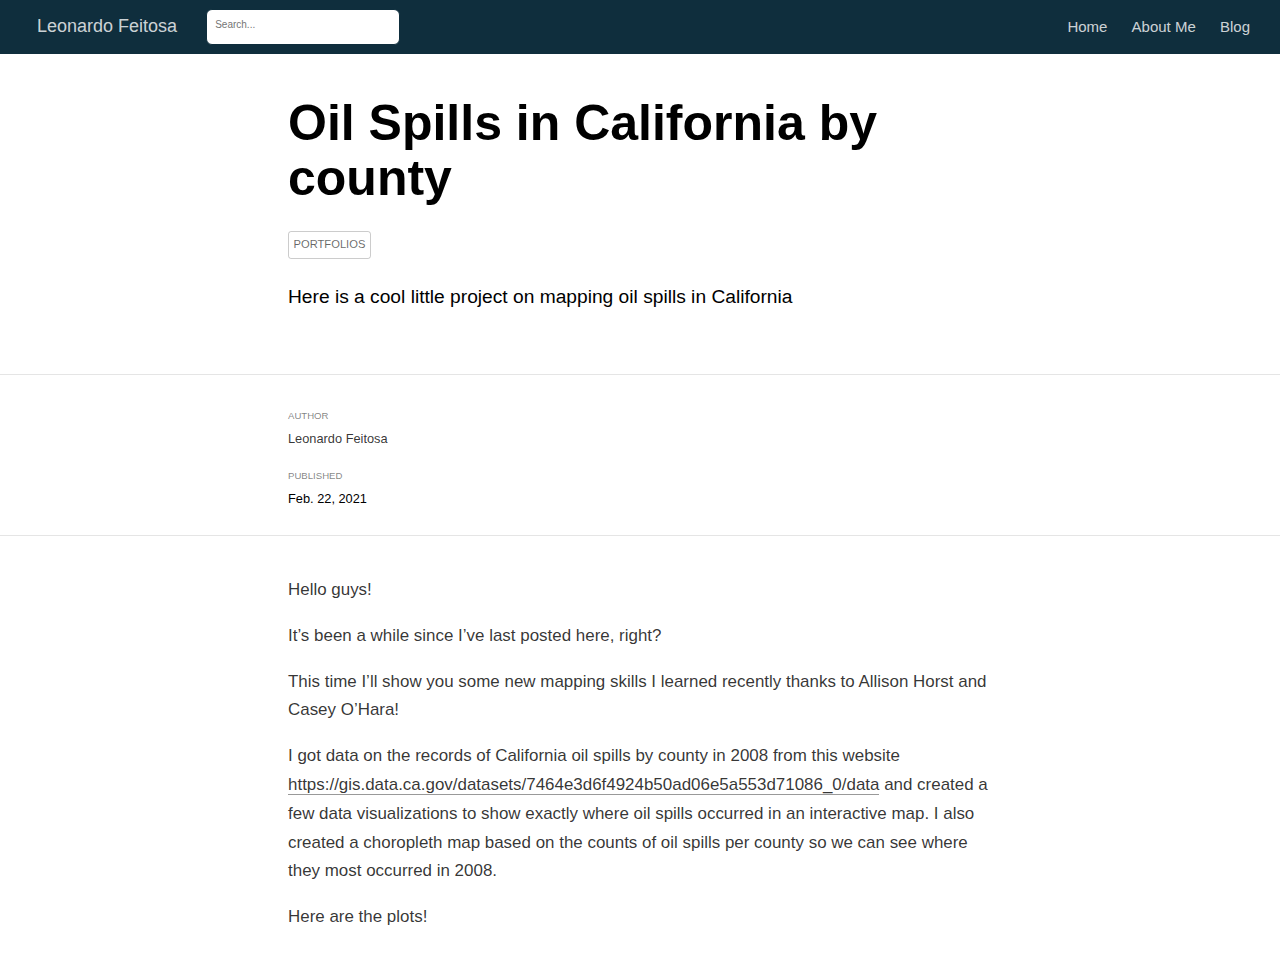
<file: docs/posts/2021-02-22-mappingskills/index.html>
<!DOCTYPE html>

<html xmlns="http://www.w3.org/1999/xhtml" lang="" xml:lang="">

<head>
  <meta charset="utf-8"/>
  <meta name="viewport" content="width=device-width, initial-scale=1"/>
  <meta http-equiv="X-UA-Compatible" content="IE=Edge,chrome=1"/>
  <meta name="generator" content="distill" />

  <style type="text/css">
  /* Hide doc at startup (prevent jankiness while JS renders/transforms) */
  body {
    visibility: hidden;
  }
  </style>

 <!--radix_placeholder_import_source-->
 <!--/radix_placeholder_import_source-->

<style type="text/css">code{white-space: pre;}</style>
<style type="text/css" data-origin="pandoc">
pre > code.sourceCode { white-space: pre; position: relative; }
pre > code.sourceCode > span { display: inline-block; line-height: 1.25; }
pre > code.sourceCode > span:empty { height: 1.2em; }
code.sourceCode > span { color: inherit; text-decoration: inherit; }
div.sourceCode { margin: 1em 0; }
pre.sourceCode { margin: 0; }
@media screen {
div.sourceCode { overflow: auto; }
}
@media print {
pre > code.sourceCode { white-space: pre-wrap; }
pre > code.sourceCode > span { text-indent: -5em; padding-left: 5em; }
}
pre.numberSource code
  { counter-reset: source-line 0; }
pre.numberSource code > span
  { position: relative; left: -4em; counter-increment: source-line; }
pre.numberSource code > span > a:first-child::before
  { content: counter(source-line);
    position: relative; left: -1em; text-align: right; vertical-align: baseline;
    border: none; display: inline-block;
    -webkit-touch-callout: none; -webkit-user-select: none;
    -khtml-user-select: none; -moz-user-select: none;
    -ms-user-select: none; user-select: none;
    padding: 0 4px; width: 4em;
    color: #aaaaaa;
  }
pre.numberSource { margin-left: 3em; border-left: 1px solid #aaaaaa;  padding-left: 4px; }
div.sourceCode
  {   }
@media screen {
pre > code.sourceCode > span > a:first-child::before { text-decoration: underline; }
}
code span.al { color: #ad0000; } /* Alert */
code span.an { color: #5e5e5e; } /* Annotation */
code span.at { color: #20794d; } /* Attribute */
code span.bn { color: #ad0000; } /* BaseN */
code span.bu { } /* BuiltIn */
code span.cf { color: #007ba5; } /* ControlFlow */
code span.ch { color: #20794d; } /* Char */
code span.cn { color: #8f5902; } /* Constant */
code span.co { color: #5e5e5e; } /* Comment */
code span.cv { color: #5e5e5e; font-style: italic; } /* CommentVar */
code span.do { color: #5e5e5e; font-style: italic; } /* Documentation */
code span.dt { color: #ad0000; } /* DataType */
code span.dv { color: #ad0000; } /* DecVal */
code span.er { color: #ad0000; } /* Error */
code span.ex { } /* Extension */
code span.fl { color: #ad0000; } /* Float */
code span.fu { color: #4758ab; } /* Function */
code span.im { } /* Import */
code span.in { color: #5e5e5e; } /* Information */
code span.kw { color: #007ba5; } /* Keyword */
code span.op { color: #5e5e5e; } /* Operator */
code span.ot { color: #007ba5; } /* Other */
code span.pp { color: #ad0000; } /* Preprocessor */
code span.sc { color: #20794d; } /* SpecialChar */
code span.ss { color: #20794d; } /* SpecialString */
code span.st { color: #20794d; } /* String */
code span.va { color: #111111; } /* Variable */
code span.vs { color: #20794d; } /* VerbatimString */
code span.wa { color: #5e5e5e; font-style: italic; } /* Warning */
</style>

  <!--radix_placeholder_meta_tags-->
<title>Leonardo Feitosa: Oil Spills in California by county</title>

<meta property="description" itemprop="description" content="Here is a cool little project on mapping oil spills in California"/>


<!--  https://schema.org/Article -->
<meta property="article:published" itemprop="datePublished" content="2021-02-22"/>
<meta property="article:created" itemprop="dateCreated" content="2021-02-22"/>
<meta name="article:author" content="Leonardo Feitosa"/>

<!--  https://developers.facebook.com/docs/sharing/webmasters#markup -->
<meta property="og:title" content="Leonardo Feitosa: Oil Spills in California by county"/>
<meta property="og:type" content="article"/>
<meta property="og:description" content="Here is a cool little project on mapping oil spills in California"/>
<meta property="og:locale" content="en_US"/>
<meta property="og:site_name" content="Leonardo Feitosa"/>

<!--  https://dev.twitter.com/cards/types/summary -->
<meta property="twitter:card" content="summary"/>
<meta property="twitter:title" content="Leonardo Feitosa: Oil Spills in California by county"/>
<meta property="twitter:description" content="Here is a cool little project on mapping oil spills in California"/>

<!--/radix_placeholder_meta_tags-->
  <!--radix_placeholder_rmarkdown_metadata-->

<script type="text/json" id="radix-rmarkdown-metadata">
{"type":"list","attributes":{"names":{"type":"character","attributes":{},"value":["title","description","author","categories","date","output"]}},"value":[{"type":"character","attributes":{},"value":["Oil Spills in California by county"]},{"type":"character","attributes":{},"value":["Here is a cool little project on mapping oil spills in California"]},{"type":"list","attributes":{},"value":[{"type":"list","attributes":{"names":{"type":"character","attributes":{},"value":["name","url"]}},"value":[{"type":"character","attributes":{},"value":["Leonardo Feitosa"]},{"type":"list","attributes":{"names":{"type":"character","attributes":{},"value":[]}},"value":[]}]}]},{"type":"character","attributes":{},"value":["portfolios"]},{"type":"character","attributes":{},"value":["02-22-2021"]},{"type":"list","attributes":{"names":{"type":"character","attributes":{},"value":["distill::distill_article"]}},"value":[{"type":"list","attributes":{"names":{"type":"character","attributes":{},"value":["self_contained"]}},"value":[{"type":"logical","attributes":{},"value":[false]}]}]}]}
</script>
<!--/radix_placeholder_rmarkdown_metadata-->
  
  <script type="text/json" id="radix-resource-manifest">
  {"type":"NULL"}
  </script>
  <!--radix_placeholder_navigation_in_header-->
<meta name="distill:offset" content="../.."/>

<script type="application/javascript">

  window.headroom_prevent_pin = false;

  window.document.addEventListener("DOMContentLoaded", function (event) {

    // initialize headroom for banner
    var header = $('header').get(0);
    var headerHeight = header.offsetHeight;
    var headroom = new Headroom(header, {
      tolerance: 5,
      onPin : function() {
        if (window.headroom_prevent_pin) {
          window.headroom_prevent_pin = false;
          headroom.unpin();
        }
      }
    });
    headroom.init();
    if(window.location.hash)
      headroom.unpin();
    $(header).addClass('headroom--transition');

    // offset scroll location for banner on hash change
    // (see: https://github.com/WickyNilliams/headroom.js/issues/38)
    window.addEventListener("hashchange", function(event) {
      window.scrollTo(0, window.pageYOffset - (headerHeight + 25));
    });

    // responsive menu
    $('.distill-site-header').each(function(i, val) {
      var topnav = $(this);
      var toggle = topnav.find('.nav-toggle');
      toggle.on('click', function() {
        topnav.toggleClass('responsive');
      });
    });

    // nav dropdowns
    $('.nav-dropbtn').click(function(e) {
      $(this).next('.nav-dropdown-content').toggleClass('nav-dropdown-active');
      $(this).parent().siblings('.nav-dropdown')
         .children('.nav-dropdown-content').removeClass('nav-dropdown-active');
    });
    $("body").click(function(e){
      $('.nav-dropdown-content').removeClass('nav-dropdown-active');
    });
    $(".nav-dropdown").click(function(e){
      e.stopPropagation();
    });
  });
</script>

<style type="text/css">

/* Theme (user-documented overrideables for nav appearance) */

.distill-site-nav {
  color: rgba(255, 255, 255, 0.8);
  background-color: #0F2E3D;
  font-size: 15px;
  font-weight: 300;
}

.distill-site-nav a {
  color: inherit;
  text-decoration: none;
}

.distill-site-nav a:hover {
  color: white;
}

@media print {
  .distill-site-nav {
    display: none;
  }
}

.distill-site-header {

}

.distill-site-footer {

}


/* Site Header */

.distill-site-header {
  width: 100%;
  box-sizing: border-box;
  z-index: 3;
}

.distill-site-header .nav-left {
  display: inline-block;
  margin-left: 8px;
}

@media screen and (max-width: 768px) {
  .distill-site-header .nav-left {
    margin-left: 0;
  }
}


.distill-site-header .nav-right {
  float: right;
  margin-right: 8px;
}

.distill-site-header a,
.distill-site-header .title {
  display: inline-block;
  text-align: center;
  padding: 14px 10px 14px 10px;
}

.distill-site-header .title {
  font-size: 18px;
  min-width: 150px;
}

.distill-site-header .logo {
  padding: 0;
}

.distill-site-header .logo img {
  display: none;
  max-height: 20px;
  width: auto;
  margin-bottom: -4px;
}

.distill-site-header .nav-image img {
  max-height: 18px;
  width: auto;
  display: inline-block;
  margin-bottom: -3px;
}



@media screen and (min-width: 1000px) {
  .distill-site-header .logo img {
    display: inline-block;
  }
  .distill-site-header .nav-left {
    margin-left: 20px;
  }
  .distill-site-header .nav-right {
    margin-right: 20px;
  }
  .distill-site-header .title {
    padding-left: 12px;
  }
}


.distill-site-header .nav-toggle {
  display: none;
}

.nav-dropdown {
  display: inline-block;
  position: relative;
}

.nav-dropdown .nav-dropbtn {
  border: none;
  outline: none;
  color: rgba(255, 255, 255, 0.8);
  padding: 16px 10px;
  background-color: transparent;
  font-family: inherit;
  font-size: inherit;
  font-weight: inherit;
  margin: 0;
  margin-top: 1px;
  z-index: 2;
}

.nav-dropdown-content {
  display: none;
  position: absolute;
  background-color: white;
  min-width: 200px;
  border: 1px solid rgba(0,0,0,0.15);
  border-radius: 4px;
  box-shadow: 0px 8px 16px 0px rgba(0,0,0,0.1);
  z-index: 1;
  margin-top: 2px;
  white-space: nowrap;
  padding-top: 4px;
  padding-bottom: 4px;
}

.nav-dropdown-content hr {
  margin-top: 4px;
  margin-bottom: 4px;
  border: none;
  border-bottom: 1px solid rgba(0, 0, 0, 0.1);
}

.nav-dropdown-active {
  display: block;
}

.nav-dropdown-content a, .nav-dropdown-content .nav-dropdown-header {
  color: black;
  padding: 6px 24px;
  text-decoration: none;
  display: block;
  text-align: left;
}

.nav-dropdown-content .nav-dropdown-header {
  display: block;
  padding: 5px 24px;
  padding-bottom: 0;
  text-transform: uppercase;
  font-size: 14px;
  color: #999999;
  white-space: nowrap;
}

.nav-dropdown:hover .nav-dropbtn {
  color: white;
}

.nav-dropdown-content a:hover {
  background-color: #ddd;
  color: black;
}

.nav-right .nav-dropdown-content {
  margin-left: -45%;
  right: 0;
}

@media screen and (max-width: 768px) {
  .distill-site-header a, .distill-site-header .nav-dropdown  {display: none;}
  .distill-site-header a.nav-toggle {
    float: right;
    display: block;
  }
  .distill-site-header .title {
    margin-left: 0;
  }
  .distill-site-header .nav-right {
    margin-right: 0;
  }
  .distill-site-header {
    overflow: hidden;
  }
  .nav-right .nav-dropdown-content {
    margin-left: 0;
  }
}


@media screen and (max-width: 768px) {
  .distill-site-header.responsive {position: relative; min-height: 500px; }
  .distill-site-header.responsive a.nav-toggle {
    position: absolute;
    right: 0;
    top: 0;
  }
  .distill-site-header.responsive a,
  .distill-site-header.responsive .nav-dropdown {
    display: block;
    text-align: left;
  }
  .distill-site-header.responsive .nav-left,
  .distill-site-header.responsive .nav-right {
    width: 100%;
  }
  .distill-site-header.responsive .nav-dropdown {float: none;}
  .distill-site-header.responsive .nav-dropdown-content {position: relative;}
  .distill-site-header.responsive .nav-dropdown .nav-dropbtn {
    display: block;
    width: 100%;
    text-align: left;
  }
}

/* Site Footer */

.distill-site-footer {
  width: 100%;
  overflow: hidden;
  box-sizing: border-box;
  z-index: 3;
  margin-top: 30px;
  padding-top: 30px;
  padding-bottom: 30px;
  text-align: center;
}

/* Headroom */

d-title {
  padding-top: 6rem;
}

@media print {
  d-title {
    padding-top: 4rem;
  }
}

.headroom {
  z-index: 1000;
  position: fixed;
  top: 0;
  left: 0;
  right: 0;
}

.headroom--transition {
  transition: all .4s ease-in-out;
}

.headroom--unpinned {
  top: -100px;
}

.headroom--pinned {
  top: 0;
}

/* adjust viewport for navbar height */
/* helps vertically center bootstrap (non-distill) content */
.min-vh-100 {
  min-height: calc(100vh - 100px) !important;
}

</style>

<script src="../../site_libs/jquery-1.11.3/jquery.min.js"></script>
<link href="../../site_libs/font-awesome-5.1.0/css/all.css" rel="stylesheet"/>
<link href="../../site_libs/font-awesome-5.1.0/css/v4-shims.css" rel="stylesheet"/>
<script src="../../site_libs/headroom-0.9.4/headroom.min.js"></script>
<script src="../../site_libs/autocomplete-0.37.1/autocomplete.min.js"></script>
<script src="../../site_libs/fuse-6.4.1/fuse.min.js"></script>

<script type="application/javascript">

function getMeta(metaName) {
  var metas = document.getElementsByTagName('meta');
  for (let i = 0; i < metas.length; i++) {
    if (metas[i].getAttribute('name') === metaName) {
      return metas[i].getAttribute('content');
    }
  }
  return '';
}

function offsetURL(url) {
  var offset = getMeta('distill:offset');
  return offset ? offset + '/' + url : url;
}

function createFuseIndex() {

  // create fuse index
  var options = {
    keys: [
      { name: 'title', weight: 20 },
      { name: 'categories', weight: 15 },
      { name: 'description', weight: 10 },
      { name: 'contents', weight: 5 },
    ],
    ignoreLocation: true,
    threshold: 0
  };
  var fuse = new window.Fuse([], options);

  // fetch the main search.json
  return fetch(offsetURL('search.json'))
    .then(function(response) {
      if (response.status == 200) {
        return response.json().then(function(json) {
          // index main articles
          json.articles.forEach(function(article) {
            fuse.add(article);
          });
          // download collections and index their articles
          return Promise.all(json.collections.map(function(collection) {
            return fetch(offsetURL(collection)).then(function(response) {
              if (response.status === 200) {
                return response.json().then(function(articles) {
                  articles.forEach(function(article) {
                    fuse.add(article);
                  });
                })
              } else {
                return Promise.reject(
                  new Error('Unexpected status from search index request: ' +
                            response.status)
                );
              }
            });
          })).then(function() {
            return fuse;
          });
        });

      } else {
        return Promise.reject(
          new Error('Unexpected status from search index request: ' +
                      response.status)
        );
      }
    });
}

window.document.addEventListener("DOMContentLoaded", function (event) {

  // get search element (bail if we don't have one)
  var searchEl = window.document.getElementById('distill-search');
  if (!searchEl)
    return;

  createFuseIndex()
    .then(function(fuse) {

      // make search box visible
      searchEl.classList.remove('hidden');

      // initialize autocomplete
      var options = {
        autoselect: true,
        hint: false,
        minLength: 2,
      };
      window.autocomplete(searchEl, options, [{
        source: function(query, callback) {
          const searchOptions = {
            isCaseSensitive: false,
            shouldSort: true,
            minMatchCharLength: 2,
            limit: 10,
          };
          var results = fuse.search(query, searchOptions);
          callback(results
            .map(function(result) { return result.item; })
          );
        },
        templates: {
          suggestion: function(suggestion) {
            var img = suggestion.preview && Object.keys(suggestion.preview).length > 0
              ? `<img src="${offsetURL(suggestion.preview)}"</img>`
              : '';
            var html = `
              <div class="search-item">
                <h3>${suggestion.title}</h3>
                <div class="search-item-description">
                  ${suggestion.description || ''}
                </div>
                <div class="search-item-preview">
                  ${img}
                </div>
              </div>
            `;
            return html;
          }
        }
      }]).on('autocomplete:selected', function(event, suggestion) {
        window.location.href = offsetURL(suggestion.path);
      });
      // remove inline display style on autocompleter (we want to
      // manage responsive display via css)
      $('.algolia-autocomplete').css("display", "");
    })
    .catch(function(error) {
      console.log(error);
    });

});

</script>

<style type="text/css">

.nav-search {
  font-size: x-small;
}

/* Algolioa Autocomplete */

.algolia-autocomplete {
  display: inline-block;
  margin-left: 10px;
  vertical-align: sub;
  background-color: white;
  color: black;
  padding: 6px;
  padding-top: 8px;
  padding-bottom: 0;
  border-radius: 6px;
  border: 1px #0F2E3D solid;
  width: 180px;
}


@media screen and (max-width: 768px) {
  .distill-site-nav .algolia-autocomplete {
    display: none;
    visibility: hidden;
  }
  .distill-site-nav.responsive .algolia-autocomplete {
    display: inline-block;
    visibility: visible;
  }
  .distill-site-nav.responsive .algolia-autocomplete .aa-dropdown-menu {
    margin-left: 0;
    width: 400px;
    max-height: 400px;
  }
}

.algolia-autocomplete .aa-input, .algolia-autocomplete .aa-hint {
  width: 90%;
  outline: none;
  border: none;
}

.algolia-autocomplete .aa-hint {
  color: #999;
}
.algolia-autocomplete .aa-dropdown-menu {
  width: 550px;
  max-height: 70vh;
  overflow-x: visible;
  overflow-y: scroll;
  padding: 5px;
  margin-top: 3px;
  margin-left: -150px;
  background-color: #fff;
  border-radius: 5px;
  border: 1px solid #999;
  border-top: none;
}

.algolia-autocomplete .aa-dropdown-menu .aa-suggestion {
  cursor: pointer;
  padding: 5px 4px;
  border-bottom: 1px solid #eee;
}

.algolia-autocomplete .aa-dropdown-menu .aa-suggestion:last-of-type {
  border-bottom: none;
  margin-bottom: 2px;
}

.algolia-autocomplete .aa-dropdown-menu .aa-suggestion .search-item {
  overflow: hidden;
  font-size: 0.8em;
  line-height: 1.4em;
}

.algolia-autocomplete .aa-dropdown-menu .aa-suggestion .search-item h3 {
  font-size: 1rem;
  margin-block-start: 0;
  margin-block-end: 5px;
}

.algolia-autocomplete .aa-dropdown-menu .aa-suggestion .search-item-description {
  display: inline-block;
  overflow: hidden;
  height: 2.8em;
  width: 80%;
  margin-right: 4%;
}

.algolia-autocomplete .aa-dropdown-menu .aa-suggestion .search-item-preview {
  display: inline-block;
  width: 15%;
}

.algolia-autocomplete .aa-dropdown-menu .aa-suggestion .search-item-preview img {
  height: 3em;
  width: auto;
  display: none;
}

.algolia-autocomplete .aa-dropdown-menu .aa-suggestion .search-item-preview img[src] {
  display: initial;
}

.algolia-autocomplete .aa-dropdown-menu .aa-suggestion.aa-cursor {
  background-color: #eee;
}
.algolia-autocomplete .aa-dropdown-menu .aa-suggestion em {
  font-weight: bold;
  font-style: normal;
}

</style>


<!--/radix_placeholder_navigation_in_header-->
  <!--radix_placeholder_distill-->

<style type="text/css">

body {
  background-color: white;
}

.pandoc-table {
  width: 100%;
}

.pandoc-table>caption {
  margin-bottom: 10px;
}

.pandoc-table th:not([align]) {
  text-align: left;
}

.pagedtable-footer {
  font-size: 15px;
}

d-byline .byline {
  grid-template-columns: 2fr 2fr;
}

d-byline .byline h3 {
  margin-block-start: 1.5em;
}

d-byline .byline .authors-affiliations h3 {
  margin-block-start: 0.5em;
}

.authors-affiliations .orcid-id {
  width: 16px;
  height:16px;
  margin-left: 4px;
  margin-right: 4px;
  vertical-align: middle;
  padding-bottom: 2px;
}

d-title .dt-tags {
  margin-top: 1em;
  grid-column: text;
}

.dt-tags .dt-tag {
  text-decoration: none;
  display: inline-block;
  color: rgba(0,0,0,0.6);
  padding: 0em 0.4em;
  margin-right: 0.5em;
  margin-bottom: 0.4em;
  font-size: 70%;
  border: 1px solid rgba(0,0,0,0.2);
  border-radius: 3px;
  text-transform: uppercase;
  font-weight: 500;
}

d-article table.gt_table td,
d-article table.gt_table th {
  border-bottom: none;
}

.html-widget {
  margin-bottom: 2.0em;
}

.l-screen-inset {
  padding-right: 16px;
}

.l-screen .caption {
  margin-left: 10px;
}

.shaded {
  background: rgb(247, 247, 247);
  padding-top: 20px;
  padding-bottom: 20px;
  border-top: 1px solid rgba(0, 0, 0, 0.1);
  border-bottom: 1px solid rgba(0, 0, 0, 0.1);
}

.shaded .html-widget {
  margin-bottom: 0;
  border: 1px solid rgba(0, 0, 0, 0.1);
}

.shaded .shaded-content {
  background: white;
}

.text-output {
  margin-top: 0;
  line-height: 1.5em;
}

.hidden {
  display: none !important;
}

d-article {
  padding-top: 2.5rem;
  padding-bottom: 30px;
}

d-appendix {
  padding-top: 30px;
}

d-article>p>img {
  width: 100%;
}

d-article h2 {
  margin: 1rem 0 1.5rem 0;
}

d-article h3 {
  margin-top: 1.5rem;
}

d-article iframe {
  border: 1px solid rgba(0, 0, 0, 0.1);
  margin-bottom: 2.0em;
  width: 100%;
}

/* Tweak code blocks */

d-article div.sourceCode code,
d-article pre code {
  font-family: Consolas, Monaco, 'Andale Mono', 'Ubuntu Mono', monospace;
}

d-article pre,
d-article div.sourceCode,
d-article div.sourceCode pre {
  overflow: auto;
}

d-article div.sourceCode {
  background-color: white;
}

d-article div.sourceCode pre {
  padding-left: 10px;
  font-size: 12px;
  border-left: 2px solid rgba(0,0,0,0.1);
}

d-article pre {
  font-size: 12px;
  color: black;
  background: none;
  margin-top: 0;
  text-align: left;
  white-space: pre;
  word-spacing: normal;
  word-break: normal;
  word-wrap: normal;
  line-height: 1.5;

  -moz-tab-size: 4;
  -o-tab-size: 4;
  tab-size: 4;

  -webkit-hyphens: none;
  -moz-hyphens: none;
  -ms-hyphens: none;
  hyphens: none;
}

d-article pre a {
  border-bottom: none;
}

d-article pre a:hover {
  border-bottom: none;
  text-decoration: underline;
}

d-article details {
  grid-column: text;
  margin-bottom: 0.8em;
}

@media(min-width: 768px) {

d-article pre,
d-article div.sourceCode,
d-article div.sourceCode pre {
  overflow: visible !important;
}

d-article div.sourceCode pre {
  padding-left: 18px;
  font-size: 14px;
}

d-article pre {
  font-size: 14px;
}

}

figure img.external {
  background: white;
  border: 1px solid rgba(0, 0, 0, 0.1);
  box-shadow: 0 1px 8px rgba(0, 0, 0, 0.1);
  padding: 18px;
  box-sizing: border-box;
}

/* CSS for d-contents */

.d-contents {
  grid-column: text;
  color: rgba(0,0,0,0.8);
  font-size: 0.9em;
  padding-bottom: 1em;
  margin-bottom: 1em;
  padding-bottom: 0.5em;
  margin-bottom: 1em;
  padding-left: 0.25em;
  justify-self: start;
}

@media(min-width: 1000px) {
  .d-contents.d-contents-float {
    height: 0;
    grid-column-start: 1;
    grid-column-end: 4;
    justify-self: center;
    padding-right: 3em;
    padding-left: 2em;
  }
}

.d-contents nav h3 {
  font-size: 18px;
  margin-top: 0;
  margin-bottom: 1em;
}

.d-contents li {
  list-style-type: none
}

.d-contents nav > ul {
  padding-left: 0;
}

.d-contents ul {
  padding-left: 1em
}

.d-contents nav ul li {
  margin-top: 0.6em;
  margin-bottom: 0.2em;
}

.d-contents nav a {
  font-size: 13px;
  border-bottom: none;
  text-decoration: none
  color: rgba(0, 0, 0, 0.8);
}

.d-contents nav a:hover {
  text-decoration: underline solid rgba(0, 0, 0, 0.6)
}

.d-contents nav > ul > li > a {
  font-weight: 600;
}

.d-contents nav > ul > li > ul {
  font-weight: inherit;
}

.d-contents nav > ul > li > ul > li {
  margin-top: 0.2em;
}


.d-contents nav ul {
  margin-top: 0;
  margin-bottom: 0.25em;
}

.d-article-with-toc h2:nth-child(2) {
  margin-top: 0;
}


/* Figure */

.figure {
  position: relative;
  margin-bottom: 2.5em;
  margin-top: 1.5em;
}

.figure img {
  width: 100%;
}

.figure .caption {
  color: rgba(0, 0, 0, 0.6);
  font-size: 12px;
  line-height: 1.5em;
}

.figure img.external {
  background: white;
  border: 1px solid rgba(0, 0, 0, 0.1);
  box-shadow: 0 1px 8px rgba(0, 0, 0, 0.1);
  padding: 18px;
  box-sizing: border-box;
}

.figure .caption a {
  color: rgba(0, 0, 0, 0.6);
}

.figure .caption b,
.figure .caption strong, {
  font-weight: 600;
  color: rgba(0, 0, 0, 1.0);
}

/* Citations */

d-article .citation {
  color: inherit;
  cursor: inherit;
}

div.hanging-indent{
  margin-left: 1em; text-indent: -1em;
}

/* Citation hover box */

.tippy-box[data-theme~=light-border] {
  background-color: rgba(250, 250, 250, 0.95);
}

.tippy-content > p {
  margin-bottom: 0;
  padding: 2px;
}


/* Tweak 1000px media break to show more text */

@media(min-width: 1000px) {
  .base-grid,
  distill-header,
  d-title,
  d-abstract,
  d-article,
  d-appendix,
  distill-appendix,
  d-byline,
  d-footnote-list,
  d-citation-list,
  distill-footer {
    grid-template-columns: [screen-start] 1fr [page-start kicker-start] 80px [middle-start] 50px [text-start kicker-end] 65px 65px 65px 65px 65px 65px 65px 65px [text-end gutter-start] 65px [middle-end] 65px [page-end gutter-end] 1fr [screen-end];
    grid-column-gap: 16px;
  }

  .grid {
    grid-column-gap: 16px;
  }

  d-article {
    font-size: 1.06rem;
    line-height: 1.7em;
  }
  figure .caption, .figure .caption, figure figcaption {
    font-size: 13px;
  }
}

@media(min-width: 1180px) {
  .base-grid,
  distill-header,
  d-title,
  d-abstract,
  d-article,
  d-appendix,
  distill-appendix,
  d-byline,
  d-footnote-list,
  d-citation-list,
  distill-footer {
    grid-template-columns: [screen-start] 1fr [page-start kicker-start] 60px [middle-start] 60px [text-start kicker-end] 60px 60px 60px 60px 60px 60px 60px 60px [text-end gutter-start] 60px [middle-end] 60px [page-end gutter-end] 1fr [screen-end];
    grid-column-gap: 32px;
  }

  .grid {
    grid-column-gap: 32px;
  }
}


/* Get the citation styles for the appendix (not auto-injected on render since
   we do our own rendering of the citation appendix) */

d-appendix .citation-appendix,
.d-appendix .citation-appendix {
  font-size: 11px;
  line-height: 15px;
  border-left: 1px solid rgba(0, 0, 0, 0.1);
  padding-left: 18px;
  border: 1px solid rgba(0,0,0,0.1);
  background: rgba(0, 0, 0, 0.02);
  padding: 10px 18px;
  border-radius: 3px;
  color: rgba(150, 150, 150, 1);
  overflow: hidden;
  margin-top: -12px;
  white-space: pre-wrap;
  word-wrap: break-word;
}

/* Include appendix styles here so they can be overridden */

d-appendix {
  contain: layout style;
  font-size: 0.8em;
  line-height: 1.7em;
  margin-top: 60px;
  margin-bottom: 0;
  border-top: 1px solid rgba(0, 0, 0, 0.1);
  color: rgba(0,0,0,0.5);
  padding-top: 60px;
  padding-bottom: 48px;
}

d-appendix h3 {
  grid-column: page-start / text-start;
  font-size: 15px;
  font-weight: 500;
  margin-top: 1em;
  margin-bottom: 0;
  color: rgba(0,0,0,0.65);
}

d-appendix h3 + * {
  margin-top: 1em;
}

d-appendix ol {
  padding: 0 0 0 15px;
}

@media (min-width: 768px) {
  d-appendix ol {
    padding: 0 0 0 30px;
    margin-left: -30px;
  }
}

d-appendix li {
  margin-bottom: 1em;
}

d-appendix a {
  color: rgba(0, 0, 0, 0.6);
}

d-appendix > * {
  grid-column: text;
}

d-appendix > d-footnote-list,
d-appendix > d-citation-list,
d-appendix > distill-appendix {
  grid-column: screen;
}

/* Include footnote styles here so they can be overridden */

d-footnote-list {
  contain: layout style;
}

d-footnote-list > * {
  grid-column: text;
}

d-footnote-list a.footnote-backlink {
  color: rgba(0,0,0,0.3);
  padding-left: 0.5em;
}



/* Anchor.js */

.anchorjs-link {
  /*transition: all .25s linear; */
  text-decoration: none;
  border-bottom: none;
}
*:hover > .anchorjs-link {
  margin-left: -1.125em !important;
  text-decoration: none;
  border-bottom: none;
}

/* Social footer */

.social_footer {
  margin-top: 30px;
  margin-bottom: 0;
  color: rgba(0,0,0,0.67);
}

.disqus-comments {
  margin-right: 30px;
}

.disqus-comment-count {
  border-bottom: 1px solid rgba(0, 0, 0, 0.4);
  cursor: pointer;
}

#disqus_thread {
  margin-top: 30px;
}

.article-sharing a {
  border-bottom: none;
  margin-right: 8px;
}

.article-sharing a:hover {
  border-bottom: none;
}

.sidebar-section.subscribe {
  font-size: 12px;
  line-height: 1.6em;
}

.subscribe p {
  margin-bottom: 0.5em;
}


.article-footer .subscribe {
  font-size: 15px;
  margin-top: 45px;
}


.sidebar-section.custom {
  font-size: 12px;
  line-height: 1.6em;
}

.custom p {
  margin-bottom: 0.5em;
}

/* Styles for listing layout (hide title) */
.layout-listing d-title, .layout-listing .d-title {
  display: none;
}

/* Styles for posts lists (not auto-injected) */


.posts-with-sidebar {
  padding-left: 45px;
  padding-right: 45px;
}

.posts-list .description h2,
.posts-list .description p {
  font-family: -apple-system, BlinkMacSystemFont, "Segoe UI", Roboto, Oxygen, Ubuntu, Cantarell, "Fira Sans", "Droid Sans", "Helvetica Neue", Arial, sans-serif;
}

.posts-list .description h2 {
  font-weight: 700;
  border-bottom: none;
  padding-bottom: 0;
}

.posts-list h2.post-tag {
  border-bottom: 1px solid rgba(0, 0, 0, 0.2);
  padding-bottom: 12px;
}
.posts-list {
  margin-top: 60px;
  margin-bottom: 24px;
}

.posts-list .post-preview {
  text-decoration: none;
  overflow: hidden;
  display: block;
  border-bottom: 1px solid rgba(0, 0, 0, 0.1);
  padding: 24px 0;
}

.post-preview-last {
  border-bottom: none !important;
}

.posts-list .posts-list-caption {
  grid-column: screen;
  font-weight: 400;
}

.posts-list .post-preview h2 {
  margin: 0 0 6px 0;
  line-height: 1.2em;
  font-style: normal;
  font-size: 24px;
}

.posts-list .post-preview p {
  margin: 0 0 12px 0;
  line-height: 1.4em;
  font-size: 16px;
}

.posts-list .post-preview .thumbnail {
  box-sizing: border-box;
  margin-bottom: 24px;
  position: relative;
  max-width: 500px;
}
.posts-list .post-preview img {
  width: 100%;
  display: block;
}

.posts-list .metadata {
  font-size: 12px;
  line-height: 1.4em;
  margin-bottom: 18px;
}

.posts-list .metadata > * {
  display: inline-block;
}

.posts-list .metadata .publishedDate {
  margin-right: 2em;
}

.posts-list .metadata .dt-authors {
  display: block;
  margin-top: 0.3em;
  margin-right: 2em;
}

.posts-list .dt-tags {
  display: block;
  line-height: 1em;
}

.posts-list .dt-tags .dt-tag {
  display: inline-block;
  color: rgba(0,0,0,0.6);
  padding: 0.3em 0.4em;
  margin-right: 0.2em;
  margin-bottom: 0.4em;
  font-size: 60%;
  border: 1px solid rgba(0,0,0,0.2);
  border-radius: 3px;
  text-transform: uppercase;
  font-weight: 500;
}

.posts-list img {
  opacity: 1;
}

.posts-list img[data-src] {
  opacity: 0;
}

.posts-more {
  clear: both;
}


.posts-sidebar {
  font-size: 16px;
}

.posts-sidebar h3 {
  font-size: 16px;
  margin-top: 0;
  margin-bottom: 0.5em;
  font-weight: 400;
  text-transform: uppercase;
}

.sidebar-section {
  margin-bottom: 30px;
}

.categories ul {
  list-style-type: none;
  margin: 0;
  padding: 0;
}

.categories li {
  color: rgba(0, 0, 0, 0.8);
  margin-bottom: 0;
}

.categories li>a {
  border-bottom: none;
}

.categories li>a:hover {
  border-bottom: 1px solid rgba(0, 0, 0, 0.4);
}

.categories .active {
  font-weight: 600;
}

.categories .category-count {
  color: rgba(0, 0, 0, 0.4);
}


@media(min-width: 768px) {
  .posts-list .post-preview h2 {
    font-size: 26px;
  }
  .posts-list .post-preview .thumbnail {
    float: right;
    width: 30%;
    margin-bottom: 0;
  }
  .posts-list .post-preview .description {
    float: left;
    width: 45%;
  }
  .posts-list .post-preview .metadata {
    float: left;
    width: 20%;
    margin-top: 8px;
  }
  .posts-list .post-preview p {
    margin: 0 0 12px 0;
    line-height: 1.5em;
    font-size: 16px;
  }
  .posts-with-sidebar .posts-list {
    float: left;
    width: 75%;
  }
  .posts-with-sidebar .posts-sidebar {
    float: right;
    width: 20%;
    margin-top: 60px;
    padding-top: 24px;
    padding-bottom: 24px;
  }
}


/* Improve display for browsers without grid (IE/Edge <= 15) */

.downlevel {
  line-height: 1.6em;
  font-family: -apple-system, BlinkMacSystemFont, "Segoe UI", Roboto, Oxygen, Ubuntu, Cantarell, "Fira Sans", "Droid Sans", "Helvetica Neue", Arial, sans-serif;
  margin: 0;
}

.downlevel .d-title {
  padding-top: 6rem;
  padding-bottom: 1.5rem;
}

.downlevel .d-title h1 {
  font-size: 50px;
  font-weight: 700;
  line-height: 1.1em;
  margin: 0 0 0.5rem;
}

.downlevel .d-title p {
  font-weight: 300;
  font-size: 1.2rem;
  line-height: 1.55em;
  margin-top: 0;
}

.downlevel .d-byline {
  padding-top: 0.8em;
  padding-bottom: 0.8em;
  font-size: 0.8rem;
  line-height: 1.8em;
}

.downlevel .section-separator {
  border: none;
  border-top: 1px solid rgba(0, 0, 0, 0.1);
}

.downlevel .d-article {
  font-size: 1.06rem;
  line-height: 1.7em;
  padding-top: 1rem;
  padding-bottom: 2rem;
}


.downlevel .d-appendix {
  padding-left: 0;
  padding-right: 0;
  max-width: none;
  font-size: 0.8em;
  line-height: 1.7em;
  margin-bottom: 0;
  color: rgba(0,0,0,0.5);
  padding-top: 40px;
  padding-bottom: 48px;
}

.downlevel .footnotes ol {
  padding-left: 13px;
}

.downlevel .base-grid,
.downlevel .distill-header,
.downlevel .d-title,
.downlevel .d-abstract,
.downlevel .d-article,
.downlevel .d-appendix,
.downlevel .distill-appendix,
.downlevel .d-byline,
.downlevel .d-footnote-list,
.downlevel .d-citation-list,
.downlevel .distill-footer,
.downlevel .appendix-bottom,
.downlevel .posts-container {
  padding-left: 40px;
  padding-right: 40px;
}

@media(min-width: 768px) {
  .downlevel .base-grid,
  .downlevel .distill-header,
  .downlevel .d-title,
  .downlevel .d-abstract,
  .downlevel .d-article,
  .downlevel .d-appendix,
  .downlevel .distill-appendix,
  .downlevel .d-byline,
  .downlevel .d-footnote-list,
  .downlevel .d-citation-list,
  .downlevel .distill-footer,
  .downlevel .appendix-bottom,
  .downlevel .posts-container {
  padding-left: 150px;
  padding-right: 150px;
  max-width: 900px;
}
}

.downlevel pre code {
  display: block;
  border-left: 2px solid rgba(0, 0, 0, .1);
  padding: 0 0 0 20px;
  font-size: 14px;
}

.downlevel code, .downlevel pre {
  color: black;
  background: none;
  font-family: Consolas, Monaco, 'Andale Mono', 'Ubuntu Mono', monospace;
  text-align: left;
  white-space: pre;
  word-spacing: normal;
  word-break: normal;
  word-wrap: normal;
  line-height: 1.5;

  -moz-tab-size: 4;
  -o-tab-size: 4;
  tab-size: 4;

  -webkit-hyphens: none;
  -moz-hyphens: none;
  -ms-hyphens: none;
  hyphens: none;
}

.downlevel .posts-list .post-preview {
  color: inherit;
}



</style>

<script type="application/javascript">

function is_downlevel_browser() {
  if (bowser.isUnsupportedBrowser({ msie: "12", msedge: "16"},
                                 window.navigator.userAgent)) {
    return true;
  } else {
    return window.load_distill_framework === undefined;
  }
}

// show body when load is complete
function on_load_complete() {

  // add anchors
  if (window.anchors) {
    window.anchors.options.placement = 'left';
    window.anchors.add('d-article > h2, d-article > h3, d-article > h4, d-article > h5');
  }


  // set body to visible
  document.body.style.visibility = 'visible';

  // force redraw for leaflet widgets
  if (window.HTMLWidgets) {
    var maps = window.HTMLWidgets.findAll(".leaflet");
    $.each(maps, function(i, el) {
      var map = this.getMap();
      map.invalidateSize();
      map.eachLayer(function(layer) {
        if (layer instanceof L.TileLayer)
          layer.redraw();
      });
    });
  }

  // trigger 'shown' so htmlwidgets resize
  $('d-article').trigger('shown');
}

function init_distill() {

  init_common();

  // create front matter
  var front_matter = $('<d-front-matter></d-front-matter>');
  $('#distill-front-matter').wrap(front_matter);

  // create d-title
  $('.d-title').changeElementType('d-title');

  // create d-byline
  var byline = $('<d-byline></d-byline>');
  $('.d-byline').replaceWith(byline);

  // create d-article
  var article = $('<d-article></d-article>');
  $('.d-article').wrap(article).children().unwrap();

  // move posts container into article
  $('.posts-container').appendTo($('d-article'));

  // create d-appendix
  $('.d-appendix').changeElementType('d-appendix');

  // flag indicating that we have appendix items
  var appendix = $('.appendix-bottom').children('h3').length > 0;

  // replace footnotes with <d-footnote>
  $('.footnote-ref').each(function(i, val) {
    appendix = true;
    var href = $(this).attr('href');
    var id = href.replace('#', '');
    var fn = $('#' + id);
    var fn_p = $('#' + id + '>p');
    fn_p.find('.footnote-back').remove();
    var text = fn_p.html();
    var dtfn = $('<d-footnote></d-footnote>');
    dtfn.html(text);
    $(this).replaceWith(dtfn);
  });
  // remove footnotes
  $('.footnotes').remove();

  // move refs into #references-listing
  $('#references-listing').replaceWith($('#refs'));

  $('h1.appendix, h2.appendix').each(function(i, val) {
    $(this).changeElementType('h3');
  });
  $('h3.appendix').each(function(i, val) {
    var id = $(this).attr('id');
    $('.d-contents a[href="#' + id + '"]').parent().remove();
    appendix = true;
    $(this).nextUntil($('h1, h2, h3')).addBack().appendTo($('d-appendix'));
  });

  // show d-appendix if we have appendix content
  $("d-appendix").css('display', appendix ? 'grid' : 'none');

  // localize layout chunks to just output
  $('.layout-chunk').each(function(i, val) {

    // capture layout
    var layout = $(this).attr('data-layout');

    // apply layout to markdown level block elements
    var elements = $(this).children().not('details, div.sourceCode, pre, script');
    elements.each(function(i, el) {
      var layout_div = $('<div class="' + layout + '"></div>');
      if (layout_div.hasClass('shaded')) {
        var shaded_content = $('<div class="shaded-content"></div>');
        $(this).wrap(shaded_content);
        $(this).parent().wrap(layout_div);
      } else {
        $(this).wrap(layout_div);
      }
    });


    // unwrap the layout-chunk div
    $(this).children().unwrap();
  });

  // remove code block used to force  highlighting css
  $('.distill-force-highlighting-css').parent().remove();

  // remove empty line numbers inserted by pandoc when using a
  // custom syntax highlighting theme
  $('code.sourceCode a:empty').remove();

  // load distill framework
  load_distill_framework();

  // wait for window.distillRunlevel == 4 to do post processing
  function distill_post_process() {

    if (!window.distillRunlevel || window.distillRunlevel < 4)
      return;

    // hide author/affiliations entirely if we have no authors
    var front_matter = JSON.parse($("#distill-front-matter").html());
    var have_authors = front_matter.authors && front_matter.authors.length > 0;
    if (!have_authors)
      $('d-byline').addClass('hidden');

    // article with toc class
    $('.d-contents').parent().addClass('d-article-with-toc');

    // strip links that point to #
    $('.authors-affiliations').find('a[href="#"]').removeAttr('href');

    // add orcid ids
    $('.authors-affiliations').find('.author').each(function(i, el) {
      var orcid_id = front_matter.authors[i].orcidID;
      if (orcid_id) {
        var a = $('<a></a>');
        a.attr('href', 'https://orcid.org/' + orcid_id);
        var img = $('<img></img>');
        img.addClass('orcid-id');
        img.attr('alt', 'ORCID ID');
        img.attr('src','[data-uri]');
        a.append(img);
        $(this).append(a);
      }
    });

    // hide elements of author/affiliations grid that have no value
    function hide_byline_column(caption) {
      $('d-byline').find('h3:contains("' + caption + '")').parent().css('visibility', 'hidden');
    }

    // affiliations
    var have_affiliations = false;
    for (var i = 0; i<front_matter.authors.length; ++i) {
      var author = front_matter.authors[i];
      if (author.affiliation !== "&nbsp;") {
        have_affiliations = true;
        break;
      }
    }
    if (!have_affiliations)
      $('d-byline').find('h3:contains("Affiliations")').css('visibility', 'hidden');

    // published date
    if (!front_matter.publishedDate)
      hide_byline_column("Published");

    // document object identifier
    var doi = $('d-byline').find('h3:contains("DOI")');
    var doi_p = doi.next().empty();
    if (!front_matter.doi) {
      // if we have a citation and valid citationText then link to that
      if ($('#citation').length > 0 && front_matter.citationText) {
        doi.html('Citation');
        $('<a href="#citation"></a>')
          .text(front_matter.citationText)
          .appendTo(doi_p);
      } else {
        hide_byline_column("DOI");
      }
    } else {
      $('<a></a>')
         .attr('href', "https://doi.org/" + front_matter.doi)
         .html(front_matter.doi)
         .appendTo(doi_p);
    }

     // change plural form of authors/affiliations
    if (front_matter.authors.length === 1) {
      var grid = $('.authors-affiliations');
      grid.children('h3:contains("Authors")').text('Author');
      grid.children('h3:contains("Affiliations")').text('Affiliation');
    }

    // remove d-appendix and d-footnote-list local styles
    $('d-appendix > style:first-child').remove();
    $('d-footnote-list > style:first-child').remove();

    // move appendix-bottom entries to the bottom
    $('.appendix-bottom').appendTo('d-appendix').children().unwrap();
    $('.appendix-bottom').remove();

    // hoverable references
    $('span.citation[data-cites]').each(function() {
      var refHtml = $('#ref-' + $(this).attr('data-cites')).html();
      window.tippy(this, {
        allowHTML: true,
        content: refHtml,
        maxWidth: 500,
        interactive: true,
        interactiveBorder: 10,
        theme: 'light-border',
        placement: 'bottom-start'
      });
    });

    // clear polling timer
    clearInterval(tid);

    // show body now that everything is ready
    on_load_complete();
  }

  var tid = setInterval(distill_post_process, 50);
  distill_post_process();

}

function init_downlevel() {

  init_common();

   // insert hr after d-title
  $('.d-title').after($('<hr class="section-separator"/>'));

  // check if we have authors
  var front_matter = JSON.parse($("#distill-front-matter").html());
  var have_authors = front_matter.authors && front_matter.authors.length > 0;

  // manage byline/border
  if (!have_authors)
    $('.d-byline').remove();
  $('.d-byline').after($('<hr class="section-separator"/>'));
  $('.d-byline a').remove();

  // remove toc
  $('.d-contents').remove();

  // move appendix elements
  $('h1.appendix, h2.appendix').each(function(i, val) {
    $(this).changeElementType('h3');
  });
  $('h3.appendix').each(function(i, val) {
    $(this).nextUntil($('h1, h2, h3')).addBack().appendTo($('.d-appendix'));
  });


  // inject headers into references and footnotes
  var refs_header = $('<h3></h3>');
  refs_header.text('References');
  $('#refs').prepend(refs_header);

  var footnotes_header = $('<h3></h3');
  footnotes_header.text('Footnotes');
  $('.footnotes').children('hr').first().replaceWith(footnotes_header);

  // move appendix-bottom entries to the bottom
  $('.appendix-bottom').appendTo('.d-appendix').children().unwrap();
  $('.appendix-bottom').remove();

  // remove appendix if it's empty
  if ($('.d-appendix').children().length === 0)
    $('.d-appendix').remove();

  // prepend separator above appendix
  $('.d-appendix').before($('<hr class="section-separator" style="clear: both"/>'));

  // trim code
  $('pre>code').each(function(i, val) {
    $(this).html($.trim($(this).html()));
  });

  // move posts-container right before article
  $('.posts-container').insertBefore($('.d-article'));

  $('body').addClass('downlevel');

  on_load_complete();
}


function init_common() {

  // jquery plugin to change element types
  (function($) {
    $.fn.changeElementType = function(newType) {
      var attrs = {};

      $.each(this[0].attributes, function(idx, attr) {
        attrs[attr.nodeName] = attr.nodeValue;
      });

      this.replaceWith(function() {
        return $("<" + newType + "/>", attrs).append($(this).contents());
      });
    };
  })(jQuery);

  // prevent underline for linked images
  $('a > img').parent().css({'border-bottom' : 'none'});

  // mark non-body figures created by knitr chunks as 100% width
  $('.layout-chunk').each(function(i, val) {
    var figures = $(this).find('img, .html-widget');
    if ($(this).attr('data-layout') !== "l-body") {
      figures.css('width', '100%');
    } else {
      figures.css('max-width', '100%');
      figures.filter("[width]").each(function(i, val) {
        var fig = $(this);
        fig.css('width', fig.attr('width') + 'px');
      });

    }
  });

  // auto-append index.html to post-preview links in file: protocol
  // and in rstudio ide preview
  $('.post-preview').each(function(i, val) {
    if (window.location.protocol === "file:")
      $(this).attr('href', $(this).attr('href') + "index.html");
  });

  // get rid of index.html references in header
  if (window.location.protocol !== "file:") {
    $('.distill-site-header a[href]').each(function(i,val) {
      $(this).attr('href', $(this).attr('href').replace("index.html", "./"));
    });
  }

  // add class to pandoc style tables
  $('tr.header').parent('thead').parent('table').addClass('pandoc-table');
  $('.kable-table').children('table').addClass('pandoc-table');

  // add figcaption style to table captions
  $('caption').parent('table').addClass("figcaption");

  // initialize posts list
  if (window.init_posts_list)
    window.init_posts_list();

  // implmement disqus comment link
  $('.disqus-comment-count').click(function() {
    window.headroom_prevent_pin = true;
    $('#disqus_thread').toggleClass('hidden');
    if (!$('#disqus_thread').hasClass('hidden')) {
      var offset = $(this).offset();
      $(window).resize();
      $('html, body').animate({
        scrollTop: offset.top - 35
      });
    }
  });
}

document.addEventListener('DOMContentLoaded', function() {
  if (is_downlevel_browser())
    init_downlevel();
  else
    window.addEventListener('WebComponentsReady', init_distill);
});

</script>

<!--/radix_placeholder_distill-->
  <script src="../../site_libs/header-attrs-2.6.4/header-attrs.js"></script>
  <script src="../../site_libs/jquery-1.11.3/jquery.min.js"></script>
  <script src="../../site_libs/popper-2.6.0/popper.min.js"></script>
  <link href="../../site_libs/tippy-6.2.7/tippy.css" rel="stylesheet" />
  <link href="../../site_libs/tippy-6.2.7/tippy-light-border.css" rel="stylesheet" />
  <script src="../../site_libs/tippy-6.2.7/tippy.umd.min.js"></script>
  <script src="../../site_libs/anchor-4.2.2/anchor.min.js"></script>
  <script src="../../site_libs/bowser-1.9.3/bowser.min.js"></script>
  <script src="../../site_libs/webcomponents-2.0.0/webcomponents.js"></script>
  <script src="../../site_libs/distill-2.2.21/template.v2.js"></script>
  <!--radix_placeholder_site_in_header-->
<!--/radix_placeholder_site_in_header-->


</head>

<body>

<!--radix_placeholder_front_matter-->

<script id="distill-front-matter" type="text/json">
{"title":"Oil Spills in California by county","description":"Here is a cool little project on mapping oil spills in California","authors":[{"author":"Leonardo Feitosa","authorURL":{},"affiliation":"&nbsp;","affiliationURL":"#","orcidID":""}],"publishedDate":"2021-02-22T00:00:00.000-03:00","citationText":"Feitosa, 2021"}
</script>

<!--/radix_placeholder_front_matter-->
<!--radix_placeholder_navigation_before_body-->
<header class="header header--fixed" role="banner">
<nav class="distill-site-nav distill-site-header">
<div class="nav-left">
<a href="../../index.html" class="title">Leonardo Feitosa</a>
<input id="distill-search" class="nav-search hidden" type="text" placeholder="Search..."/>
</div>
<div class="nav-right">
<a href="../../index.html">Home</a>
<a href="../../about.html">About Me</a>
<a href="../../blog.html">Blog</a>
<a href="javascript:void(0);" class="nav-toggle">&#9776;</a>
</div>
</nav>
</header>
<!--/radix_placeholder_navigation_before_body-->
<!--radix_placeholder_site_before_body-->
<!--/radix_placeholder_site_before_body-->

<div class="d-title">
<h1>Oil Spills in California by county</h1>
<!--radix_placeholder_categories-->
<div class="dt-tags">
  <a href="../../blog.html#category:portfolios" class="dt-tag">portfolios</a>
</div>
<!--/radix_placeholder_categories-->
<p><p>Here is a cool little project on mapping oil spills in California</p></p>
</div>

<div class="d-byline">
  Leonardo Feitosa true 
  
<br/>02-22-2021
</div>

<div class="d-article">
<p>Hello guys!</p>
<p>It’s been a while since I’ve last posted here, right?</p>
<p>This time I’ll show you some new mapping skills I learned recently thanks to Allison Horst and Casey O’Hara!</p>
<p>I got data on the records of California oil spills by county in 2008 from this website <a href="https://gis.data.ca.gov/datasets/7464e3d6f4924b50ad06e5a553d71086_0/data" class="uri">https://gis.data.ca.gov/datasets/7464e3d6f4924b50ad06e5a553d71086_0/data</a> and created a few data visualizations to show exactly where oil spills occurred in an interactive map. I also created a choropleth map based on the counts of oil spills per county so we can see where they most occurred in 2008.</p>
<p>Here are the plots!</p>
<div class="sourceCode" id="cb1"><pre class="sourceCode r distill-force-highlighting-css"><code class="sourceCode r"></code></pre></div>
<!--radix_placeholder_article_footer-->
<!--/radix_placeholder_article_footer-->
</div>

<div class="d-appendix">
</div>


<!--radix_placeholder_site_after_body-->
<!--/radix_placeholder_site_after_body-->
<!--radix_placeholder_appendices-->
<div class="appendix-bottom"></div>
<!--/radix_placeholder_appendices-->
<!--radix_placeholder_navigation_after_body-->
<!--/radix_placeholder_navigation_after_body-->

</body>

</html>
</file>
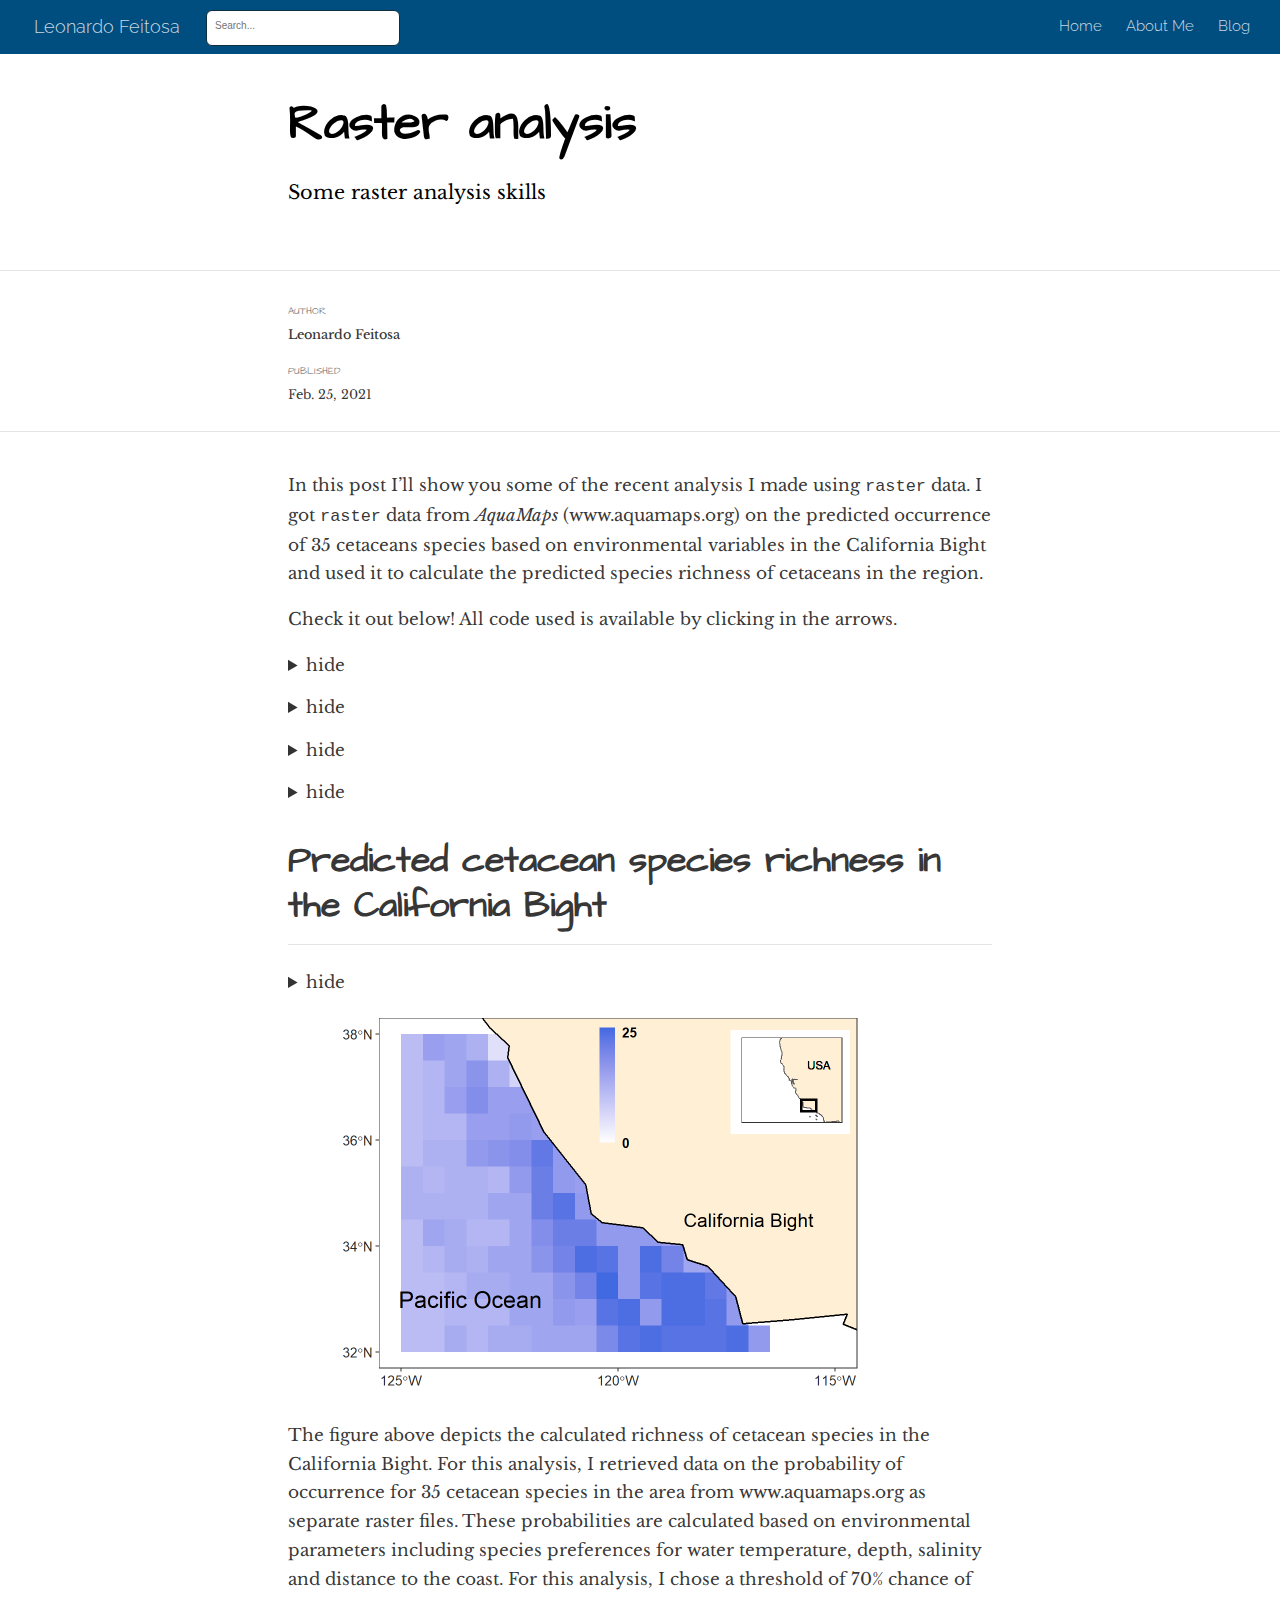
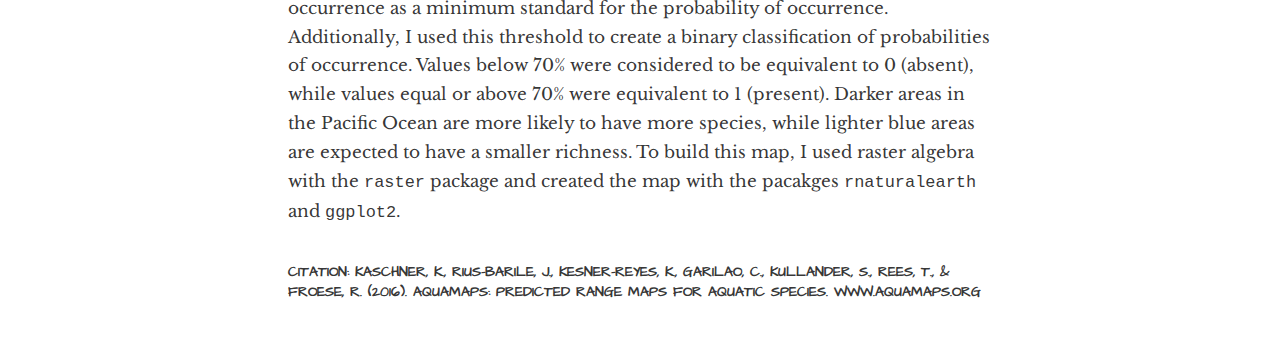
<file: docs/posts/2021-02-25-rasteranalysis/index.html>
<!DOCTYPE html>

<html xmlns="http://www.w3.org/1999/xhtml" lang="" xml:lang="">

<head>
  <meta charset="utf-8"/>
  <meta name="viewport" content="width=device-width, initial-scale=1"/>
  <meta http-equiv="X-UA-Compatible" content="IE=Edge,chrome=1"/>
  <meta name="generator" content="distill" />

  <style type="text/css">
  /* Hide doc at startup (prevent jankiness while JS renders/transforms) */
  body {
    visibility: hidden;
  }
  </style>

 <!--radix_placeholder_import_source-->
 <!--/radix_placeholder_import_source-->

<style type="text/css">code{white-space: pre;}</style>
<style type="text/css" data-origin="pandoc">
pre > code.sourceCode { white-space: pre; position: relative; }
pre > code.sourceCode > span { display: inline-block; line-height: 1.25; }
pre > code.sourceCode > span:empty { height: 1.2em; }
code.sourceCode > span { color: inherit; text-decoration: inherit; }
div.sourceCode { margin: 1em 0; }
pre.sourceCode { margin: 0; }
@media screen {
div.sourceCode { overflow: auto; }
}
@media print {
pre > code.sourceCode { white-space: pre-wrap; }
pre > code.sourceCode > span { text-indent: -5em; padding-left: 5em; }
}
pre.numberSource code
  { counter-reset: source-line 0; }
pre.numberSource code > span
  { position: relative; left: -4em; counter-increment: source-line; }
pre.numberSource code > span > a:first-child::before
  { content: counter(source-line);
    position: relative; left: -1em; text-align: right; vertical-align: baseline;
    border: none; display: inline-block;
    -webkit-touch-callout: none; -webkit-user-select: none;
    -khtml-user-select: none; -moz-user-select: none;
    -ms-user-select: none; user-select: none;
    padding: 0 4px; width: 4em;
    color: #aaaaaa;
  }
pre.numberSource { margin-left: 3em; border-left: 1px solid #aaaaaa;  padding-left: 4px; }
div.sourceCode
  {   }
@media screen {
pre > code.sourceCode > span > a:first-child::before { text-decoration: underline; }
}
code span.al { color: #ad0000; } /* Alert */
code span.an { color: #5e5e5e; } /* Annotation */
code span.at { color: #20794d; } /* Attribute */
code span.bn { color: #ad0000; } /* BaseN */
code span.bu { } /* BuiltIn */
code span.cf { color: #007ba5; } /* ControlFlow */
code span.ch { color: #20794d; } /* Char */
code span.cn { color: #8f5902; } /* Constant */
code span.co { color: #5e5e5e; } /* Comment */
code span.cv { color: #5e5e5e; font-style: italic; } /* CommentVar */
code span.do { color: #5e5e5e; font-style: italic; } /* Documentation */
code span.dt { color: #ad0000; } /* DataType */
code span.dv { color: #ad0000; } /* DecVal */
code span.er { color: #ad0000; } /* Error */
code span.ex { } /* Extension */
code span.fl { color: #ad0000; } /* Float */
code span.fu { color: #4758ab; } /* Function */
code span.im { } /* Import */
code span.in { color: #5e5e5e; } /* Information */
code span.kw { color: #007ba5; } /* Keyword */
code span.op { color: #5e5e5e; } /* Operator */
code span.ot { color: #007ba5; } /* Other */
code span.pp { color: #ad0000; } /* Preprocessor */
code span.sc { color: #20794d; } /* SpecialChar */
code span.ss { color: #20794d; } /* SpecialString */
code span.st { color: #20794d; } /* String */
code span.va { color: #111111; } /* Variable */
code span.vs { color: #20794d; } /* VerbatimString */
code span.wa { color: #5e5e5e; font-style: italic; } /* Warning */
</style>

  <!--radix_placeholder_meta_tags-->
<title>Leonardo Feitosa: Raster analysis</title>

<meta property="description" itemprop="description" content="Some raster analysis skills"/>


<!--  https://schema.org/Article -->
<meta property="article:published" itemprop="datePublished" content="2021-02-25"/>
<meta property="article:created" itemprop="dateCreated" content="2021-02-25"/>
<meta name="article:author" content="Leonardo Feitosa"/>

<!--  https://developers.facebook.com/docs/sharing/webmasters#markup -->
<meta property="og:title" content="Leonardo Feitosa: Raster analysis"/>
<meta property="og:type" content="article"/>
<meta property="og:description" content="Some raster analysis skills"/>
<meta property="og:locale" content="en_US"/>
<meta property="og:site_name" content="Leonardo Feitosa"/>

<!--  https://dev.twitter.com/cards/types/summary -->
<meta property="twitter:card" content="summary"/>
<meta property="twitter:title" content="Leonardo Feitosa: Raster analysis"/>
<meta property="twitter:description" content="Some raster analysis skills"/>

<!--/radix_placeholder_meta_tags-->
  <!--radix_placeholder_rmarkdown_metadata-->

<script type="text/json" id="radix-rmarkdown-metadata">
{"type":"list","attributes":{"names":{"type":"character","attributes":{},"value":["title","description","author","date","output"]}},"value":[{"type":"character","attributes":{},"value":["Raster analysis"]},{"type":"character","attributes":{},"value":["Some raster analysis skills"]},{"type":"list","attributes":{},"value":[{"type":"list","attributes":{"names":{"type":"character","attributes":{},"value":["name","url"]}},"value":[{"type":"character","attributes":{},"value":["Leonardo Feitosa"]},{"type":"list","attributes":{"names":{"type":"character","attributes":{},"value":[]}},"value":[]}]}]},{"type":"character","attributes":{},"value":["02-25-2021"]},{"type":"list","attributes":{"names":{"type":"character","attributes":{},"value":["distill::distill_article"]}},"value":[{"type":"list","attributes":{"names":{"type":"character","attributes":{},"value":["self_contained","code_folding"]}},"value":[{"type":"logical","attributes":{},"value":[false]},{"type":"character","attributes":{},"value":["hide"]}]}]}]}
</script>
<!--/radix_placeholder_rmarkdown_metadata-->
  
  <script type="text/json" id="radix-resource-manifest">
  {"type":"character","attributes":{},"value":["rasteranalysis_files/figure-html5/unnamed-chunk-5-1.png"]}
  </script>
  <!--radix_placeholder_navigation_in_header-->
<meta name="distill:offset" content="../.."/>

<script type="application/javascript">

  window.headroom_prevent_pin = false;

  window.document.addEventListener("DOMContentLoaded", function (event) {

    // initialize headroom for banner
    var header = $('header').get(0);
    var headerHeight = header.offsetHeight;
    var headroom = new Headroom(header, {
      tolerance: 5,
      onPin : function() {
        if (window.headroom_prevent_pin) {
          window.headroom_prevent_pin = false;
          headroom.unpin();
        }
      }
    });
    headroom.init();
    if(window.location.hash)
      headroom.unpin();
    $(header).addClass('headroom--transition');

    // offset scroll location for banner on hash change
    // (see: https://github.com/WickyNilliams/headroom.js/issues/38)
    window.addEventListener("hashchange", function(event) {
      window.scrollTo(0, window.pageYOffset - (headerHeight + 25));
    });

    // responsive menu
    $('.distill-site-header').each(function(i, val) {
      var topnav = $(this);
      var toggle = topnav.find('.nav-toggle');
      toggle.on('click', function() {
        topnav.toggleClass('responsive');
      });
    });

    // nav dropdowns
    $('.nav-dropbtn').click(function(e) {
      $(this).next('.nav-dropdown-content').toggleClass('nav-dropdown-active');
      $(this).parent().siblings('.nav-dropdown')
         .children('.nav-dropdown-content').removeClass('nav-dropdown-active');
    });
    $("body").click(function(e){
      $('.nav-dropdown-content').removeClass('nav-dropdown-active');
    });
    $(".nav-dropdown").click(function(e){
      e.stopPropagation();
    });
  });
</script>

<style type="text/css">

/* Theme (user-documented overrideables for nav appearance) */

.distill-site-nav {
  color: rgba(255, 255, 255, 0.8);
  background-color: #0F2E3D;
  font-size: 15px;
  font-weight: 300;
}

.distill-site-nav a {
  color: inherit;
  text-decoration: none;
}

.distill-site-nav a:hover {
  color: white;
}

@media print {
  .distill-site-nav {
    display: none;
  }
}

.distill-site-header {

}

.distill-site-footer {

}


/* Site Header */

.distill-site-header {
  width: 100%;
  box-sizing: border-box;
  z-index: 3;
}

.distill-site-header .nav-left {
  display: inline-block;
  margin-left: 8px;
}

@media screen and (max-width: 768px) {
  .distill-site-header .nav-left {
    margin-left: 0;
  }
}


.distill-site-header .nav-right {
  float: right;
  margin-right: 8px;
}

.distill-site-header a,
.distill-site-header .title {
  display: inline-block;
  text-align: center;
  padding: 14px 10px 14px 10px;
}

.distill-site-header .title {
  font-size: 18px;
  min-width: 150px;
}

.distill-site-header .logo {
  padding: 0;
}

.distill-site-header .logo img {
  display: none;
  max-height: 20px;
  width: auto;
  margin-bottom: -4px;
}

.distill-site-header .nav-image img {
  max-height: 18px;
  width: auto;
  display: inline-block;
  margin-bottom: -3px;
}



@media screen and (min-width: 1000px) {
  .distill-site-header .logo img {
    display: inline-block;
  }
  .distill-site-header .nav-left {
    margin-left: 20px;
  }
  .distill-site-header .nav-right {
    margin-right: 20px;
  }
  .distill-site-header .title {
    padding-left: 12px;
  }
}


.distill-site-header .nav-toggle {
  display: none;
}

.nav-dropdown {
  display: inline-block;
  position: relative;
}

.nav-dropdown .nav-dropbtn {
  border: none;
  outline: none;
  color: rgba(255, 255, 255, 0.8);
  padding: 16px 10px;
  background-color: transparent;
  font-family: inherit;
  font-size: inherit;
  font-weight: inherit;
  margin: 0;
  margin-top: 1px;
  z-index: 2;
}

.nav-dropdown-content {
  display: none;
  position: absolute;
  background-color: white;
  min-width: 200px;
  border: 1px solid rgba(0,0,0,0.15);
  border-radius: 4px;
  box-shadow: 0px 8px 16px 0px rgba(0,0,0,0.1);
  z-index: 1;
  margin-top: 2px;
  white-space: nowrap;
  padding-top: 4px;
  padding-bottom: 4px;
}

.nav-dropdown-content hr {
  margin-top: 4px;
  margin-bottom: 4px;
  border: none;
  border-bottom: 1px solid rgba(0, 0, 0, 0.1);
}

.nav-dropdown-active {
  display: block;
}

.nav-dropdown-content a, .nav-dropdown-content .nav-dropdown-header {
  color: black;
  padding: 6px 24px;
  text-decoration: none;
  display: block;
  text-align: left;
}

.nav-dropdown-content .nav-dropdown-header {
  display: block;
  padding: 5px 24px;
  padding-bottom: 0;
  text-transform: uppercase;
  font-size: 14px;
  color: #999999;
  white-space: nowrap;
}

.nav-dropdown:hover .nav-dropbtn {
  color: white;
}

.nav-dropdown-content a:hover {
  background-color: #ddd;
  color: black;
}

.nav-right .nav-dropdown-content {
  margin-left: -45%;
  right: 0;
}

@media screen and (max-width: 768px) {
  .distill-site-header a, .distill-site-header .nav-dropdown  {display: none;}
  .distill-site-header a.nav-toggle {
    float: right;
    display: block;
  }
  .distill-site-header .title {
    margin-left: 0;
  }
  .distill-site-header .nav-right {
    margin-right: 0;
  }
  .distill-site-header {
    overflow: hidden;
  }
  .nav-right .nav-dropdown-content {
    margin-left: 0;
  }
}


@media screen and (max-width: 768px) {
  .distill-site-header.responsive {position: relative; min-height: 500px; }
  .distill-site-header.responsive a.nav-toggle {
    position: absolute;
    right: 0;
    top: 0;
  }
  .distill-site-header.responsive a,
  .distill-site-header.responsive .nav-dropdown {
    display: block;
    text-align: left;
  }
  .distill-site-header.responsive .nav-left,
  .distill-site-header.responsive .nav-right {
    width: 100%;
  }
  .distill-site-header.responsive .nav-dropdown {float: none;}
  .distill-site-header.responsive .nav-dropdown-content {position: relative;}
  .distill-site-header.responsive .nav-dropdown .nav-dropbtn {
    display: block;
    width: 100%;
    text-align: left;
  }
}

/* Site Footer */

.distill-site-footer {
  width: 100%;
  overflow: hidden;
  box-sizing: border-box;
  z-index: 3;
  margin-top: 30px;
  padding-top: 30px;
  padding-bottom: 30px;
  text-align: center;
}

/* Headroom */

d-title {
  padding-top: 6rem;
}

@media print {
  d-title {
    padding-top: 4rem;
  }
}

.headroom {
  z-index: 1000;
  position: fixed;
  top: 0;
  left: 0;
  right: 0;
}

.headroom--transition {
  transition: all .4s ease-in-out;
}

.headroom--unpinned {
  top: -100px;
}

.headroom--pinned {
  top: 0;
}

/* adjust viewport for navbar height */
/* helps vertically center bootstrap (non-distill) content */
.min-vh-100 {
  min-height: calc(100vh - 100px) !important;
}

</style>

<script src="../../site_libs/jquery-3.5.1/jquery-3.5.1.min.js"></script>
<link href="../../site_libs/font-awesome-5.1.0/css/all.css" rel="stylesheet"/>
<link href="../../site_libs/font-awesome-5.1.0/css/v4-shims.css" rel="stylesheet"/>
<script src="../../site_libs/headroom-0.9.4/headroom.min.js"></script>
<script src="../../site_libs/autocomplete-0.37.1/autocomplete.min.js"></script>
<script src="../../site_libs/fuse-6.4.1/fuse.min.js"></script>

<script type="application/javascript">

function getMeta(metaName) {
  var metas = document.getElementsByTagName('meta');
  for (let i = 0; i < metas.length; i++) {
    if (metas[i].getAttribute('name') === metaName) {
      return metas[i].getAttribute('content');
    }
  }
  return '';
}

function offsetURL(url) {
  var offset = getMeta('distill:offset');
  return offset ? offset + '/' + url : url;
}

function createFuseIndex() {

  // create fuse index
  var options = {
    keys: [
      { name: 'title', weight: 20 },
      { name: 'categories', weight: 15 },
      { name: 'description', weight: 10 },
      { name: 'contents', weight: 5 },
    ],
    ignoreLocation: true,
    threshold: 0
  };
  var fuse = new window.Fuse([], options);

  // fetch the main search.json
  return fetch(offsetURL('search.json'))
    .then(function(response) {
      if (response.status == 200) {
        return response.json().then(function(json) {
          // index main articles
          json.articles.forEach(function(article) {
            fuse.add(article);
          });
          // download collections and index their articles
          return Promise.all(json.collections.map(function(collection) {
            return fetch(offsetURL(collection)).then(function(response) {
              if (response.status === 200) {
                return response.json().then(function(articles) {
                  articles.forEach(function(article) {
                    fuse.add(article);
                  });
                })
              } else {
                return Promise.reject(
                  new Error('Unexpected status from search index request: ' +
                            response.status)
                );
              }
            });
          })).then(function() {
            return fuse;
          });
        });

      } else {
        return Promise.reject(
          new Error('Unexpected status from search index request: ' +
                      response.status)
        );
      }
    });
}

window.document.addEventListener("DOMContentLoaded", function (event) {

  // get search element (bail if we don't have one)
  var searchEl = window.document.getElementById('distill-search');
  if (!searchEl)
    return;

  createFuseIndex()
    .then(function(fuse) {

      // make search box visible
      searchEl.classList.remove('hidden');

      // initialize autocomplete
      var options = {
        autoselect: true,
        hint: false,
        minLength: 2,
      };
      window.autocomplete(searchEl, options, [{
        source: function(query, callback) {
          const searchOptions = {
            isCaseSensitive: false,
            shouldSort: true,
            minMatchCharLength: 2,
            limit: 10,
          };
          var results = fuse.search(query, searchOptions);
          callback(results
            .map(function(result) { return result.item; })
          );
        },
        templates: {
          suggestion: function(suggestion) {
            var img = suggestion.preview && Object.keys(suggestion.preview).length > 0
              ? `<img src="${offsetURL(suggestion.preview)}"</img>`
              : '';
            var html = `
              <div class="search-item">
                <h3>${suggestion.title}</h3>
                <div class="search-item-description">
                  ${suggestion.description || ''}
                </div>
                <div class="search-item-preview">
                  ${img}
                </div>
              </div>
            `;
            return html;
          }
        }
      }]).on('autocomplete:selected', function(event, suggestion) {
        window.location.href = offsetURL(suggestion.path);
      });
      // remove inline display style on autocompleter (we want to
      // manage responsive display via css)
      $('.algolia-autocomplete').css("display", "");
    })
    .catch(function(error) {
      console.log(error);
    });

});

</script>

<style type="text/css">

.nav-search {
  font-size: x-small;
}

/* Algolioa Autocomplete */

.algolia-autocomplete {
  display: inline-block;
  margin-left: 10px;
  vertical-align: sub;
  background-color: white;
  color: black;
  padding: 6px;
  padding-top: 8px;
  padding-bottom: 0;
  border-radius: 6px;
  border: 1px #0F2E3D solid;
  width: 180px;
}


@media screen and (max-width: 768px) {
  .distill-site-nav .algolia-autocomplete {
    display: none;
    visibility: hidden;
  }
  .distill-site-nav.responsive .algolia-autocomplete {
    display: inline-block;
    visibility: visible;
  }
  .distill-site-nav.responsive .algolia-autocomplete .aa-dropdown-menu {
    margin-left: 0;
    width: 400px;
    max-height: 400px;
  }
}

.algolia-autocomplete .aa-input, .algolia-autocomplete .aa-hint {
  width: 90%;
  outline: none;
  border: none;
}

.algolia-autocomplete .aa-hint {
  color: #999;
}
.algolia-autocomplete .aa-dropdown-menu {
  width: 550px;
  max-height: 70vh;
  overflow-x: visible;
  overflow-y: scroll;
  padding: 5px;
  margin-top: 3px;
  margin-left: -150px;
  background-color: #fff;
  border-radius: 5px;
  border: 1px solid #999;
  border-top: none;
}

.algolia-autocomplete .aa-dropdown-menu .aa-suggestion {
  cursor: pointer;
  padding: 5px 4px;
  border-bottom: 1px solid #eee;
}

.algolia-autocomplete .aa-dropdown-menu .aa-suggestion:last-of-type {
  border-bottom: none;
  margin-bottom: 2px;
}

.algolia-autocomplete .aa-dropdown-menu .aa-suggestion .search-item {
  overflow: hidden;
  font-size: 0.8em;
  line-height: 1.4em;
}

.algolia-autocomplete .aa-dropdown-menu .aa-suggestion .search-item h3 {
  font-size: 1rem;
  margin-block-start: 0;
  margin-block-end: 5px;
}

.algolia-autocomplete .aa-dropdown-menu .aa-suggestion .search-item-description {
  display: inline-block;
  overflow: hidden;
  height: 2.8em;
  width: 80%;
  margin-right: 4%;
}

.algolia-autocomplete .aa-dropdown-menu .aa-suggestion .search-item-preview {
  display: inline-block;
  width: 15%;
}

.algolia-autocomplete .aa-dropdown-menu .aa-suggestion .search-item-preview img {
  height: 3em;
  width: auto;
  display: none;
}

.algolia-autocomplete .aa-dropdown-menu .aa-suggestion .search-item-preview img[src] {
  display: initial;
}

.algolia-autocomplete .aa-dropdown-menu .aa-suggestion.aa-cursor {
  background-color: #eee;
}
.algolia-autocomplete .aa-dropdown-menu .aa-suggestion em {
  font-weight: bold;
  font-style: normal;
}

</style>


<!--/radix_placeholder_navigation_in_header-->
  <!--radix_placeholder_distill-->

<style type="text/css">

body {
  background-color: white;
}

.pandoc-table {
  width: 100%;
}

.pandoc-table>caption {
  margin-bottom: 10px;
}

.pandoc-table th:not([align]) {
  text-align: left;
}

.pagedtable-footer {
  font-size: 15px;
}

d-byline .byline {
  grid-template-columns: 2fr 2fr;
}

d-byline .byline h3 {
  margin-block-start: 1.5em;
}

d-byline .byline .authors-affiliations h3 {
  margin-block-start: 0.5em;
}

.authors-affiliations .orcid-id {
  width: 16px;
  height:16px;
  margin-left: 4px;
  margin-right: 4px;
  vertical-align: middle;
  padding-bottom: 2px;
}

d-title .dt-tags {
  margin-top: 1em;
  grid-column: text;
}

.dt-tags .dt-tag {
  text-decoration: none;
  display: inline-block;
  color: rgba(0,0,0,0.6);
  padding: 0em 0.4em;
  margin-right: 0.5em;
  margin-bottom: 0.4em;
  font-size: 70%;
  border: 1px solid rgba(0,0,0,0.2);
  border-radius: 3px;
  text-transform: uppercase;
  font-weight: 500;
}

d-article table.gt_table td,
d-article table.gt_table th {
  border-bottom: none;
}

.html-widget {
  margin-bottom: 2.0em;
}

.l-screen-inset {
  padding-right: 16px;
}

.l-screen .caption {
  margin-left: 10px;
}

.shaded {
  background: rgb(247, 247, 247);
  padding-top: 20px;
  padding-bottom: 20px;
  border-top: 1px solid rgba(0, 0, 0, 0.1);
  border-bottom: 1px solid rgba(0, 0, 0, 0.1);
}

.shaded .html-widget {
  margin-bottom: 0;
  border: 1px solid rgba(0, 0, 0, 0.1);
}

.shaded .shaded-content {
  background: white;
}

.text-output {
  margin-top: 0;
  line-height: 1.5em;
}

.hidden {
  display: none !important;
}

d-article {
  padding-top: 2.5rem;
  padding-bottom: 30px;
}

d-appendix {
  padding-top: 30px;
}

d-article>p>img {
  width: 100%;
}

d-article h2 {
  margin: 1rem 0 1.5rem 0;
}

d-article h3 {
  margin-top: 1.5rem;
}

d-article iframe {
  border: 1px solid rgba(0, 0, 0, 0.1);
  margin-bottom: 2.0em;
  width: 100%;
}

/* Tweak code blocks */

d-article div.sourceCode code,
d-article pre code {
  font-family: Consolas, Monaco, 'Andale Mono', 'Ubuntu Mono', monospace;
}

d-article pre,
d-article div.sourceCode,
d-article div.sourceCode pre {
  overflow: auto;
}

d-article div.sourceCode {
  background-color: white;
}

d-article div.sourceCode pre {
  padding-left: 10px;
  font-size: 12px;
  border-left: 2px solid rgba(0,0,0,0.1);
}

d-article pre {
  font-size: 12px;
  color: black;
  background: none;
  margin-top: 0;
  text-align: left;
  white-space: pre;
  word-spacing: normal;
  word-break: normal;
  word-wrap: normal;
  line-height: 1.5;

  -moz-tab-size: 4;
  -o-tab-size: 4;
  tab-size: 4;

  -webkit-hyphens: none;
  -moz-hyphens: none;
  -ms-hyphens: none;
  hyphens: none;
}

d-article pre a {
  border-bottom: none;
}

d-article pre a:hover {
  border-bottom: none;
  text-decoration: underline;
}

d-article details {
  grid-column: text;
  margin-bottom: 0.8em;
}

@media(min-width: 768px) {

d-article pre,
d-article div.sourceCode,
d-article div.sourceCode pre {
  overflow: visible !important;
}

d-article div.sourceCode pre {
  padding-left: 18px;
  font-size: 14px;
}

d-article pre {
  font-size: 14px;
}

}

figure img.external {
  background: white;
  border: 1px solid rgba(0, 0, 0, 0.1);
  box-shadow: 0 1px 8px rgba(0, 0, 0, 0.1);
  padding: 18px;
  box-sizing: border-box;
}

/* CSS for d-contents */

.d-contents {
  grid-column: text;
  color: rgba(0,0,0,0.8);
  font-size: 0.9em;
  padding-bottom: 1em;
  margin-bottom: 1em;
  padding-bottom: 0.5em;
  margin-bottom: 1em;
  padding-left: 0.25em;
  justify-self: start;
}

@media(min-width: 1000px) {
  .d-contents.d-contents-float {
    height: 0;
    grid-column-start: 1;
    grid-column-end: 4;
    justify-self: center;
    padding-right: 3em;
    padding-left: 2em;
  }
}

.d-contents nav h3 {
  font-size: 18px;
  margin-top: 0;
  margin-bottom: 1em;
}

.d-contents li {
  list-style-type: none
}

.d-contents nav > ul {
  padding-left: 0;
}

.d-contents ul {
  padding-left: 1em
}

.d-contents nav ul li {
  margin-top: 0.6em;
  margin-bottom: 0.2em;
}

.d-contents nav a {
  font-size: 13px;
  border-bottom: none;
  text-decoration: none
  color: rgba(0, 0, 0, 0.8);
}

.d-contents nav a:hover {
  text-decoration: underline solid rgba(0, 0, 0, 0.6)
}

.d-contents nav > ul > li > a {
  font-weight: 600;
}

.d-contents nav > ul > li > ul {
  font-weight: inherit;
}

.d-contents nav > ul > li > ul > li {
  margin-top: 0.2em;
}


.d-contents nav ul {
  margin-top: 0;
  margin-bottom: 0.25em;
}

.d-article-with-toc h2:nth-child(2) {
  margin-top: 0;
}


/* Figure */

.figure {
  position: relative;
  margin-bottom: 2.5em;
  margin-top: 1.5em;
}

.figure img {
  width: 100%;
}

.figure .caption {
  color: rgba(0, 0, 0, 0.6);
  font-size: 12px;
  line-height: 1.5em;
}

.figure img.external {
  background: white;
  border: 1px solid rgba(0, 0, 0, 0.1);
  box-shadow: 0 1px 8px rgba(0, 0, 0, 0.1);
  padding: 18px;
  box-sizing: border-box;
}

.figure .caption a {
  color: rgba(0, 0, 0, 0.6);
}

.figure .caption b,
.figure .caption strong, {
  font-weight: 600;
  color: rgba(0, 0, 0, 1.0);
}

/* Citations */

d-article .citation {
  color: inherit;
  cursor: inherit;
}

div.hanging-indent{
  margin-left: 1em; text-indent: -1em;
}

/* Citation hover box */

.tippy-box[data-theme~=light-border] {
  background-color: rgba(250, 250, 250, 0.95);
}

.tippy-content > p {
  margin-bottom: 0;
  padding: 2px;
}


/* Tweak 1000px media break to show more text */

@media(min-width: 1000px) {
  .base-grid,
  distill-header,
  d-title,
  d-abstract,
  d-article,
  d-appendix,
  distill-appendix,
  d-byline,
  d-footnote-list,
  d-citation-list,
  distill-footer {
    grid-template-columns: [screen-start] 1fr [page-start kicker-start] 80px [middle-start] 50px [text-start kicker-end] 65px 65px 65px 65px 65px 65px 65px 65px [text-end gutter-start] 65px [middle-end] 65px [page-end gutter-end] 1fr [screen-end];
    grid-column-gap: 16px;
  }

  .grid {
    grid-column-gap: 16px;
  }

  d-article {
    font-size: 1.06rem;
    line-height: 1.7em;
  }
  figure .caption, .figure .caption, figure figcaption {
    font-size: 13px;
  }
}

@media(min-width: 1180px) {
  .base-grid,
  distill-header,
  d-title,
  d-abstract,
  d-article,
  d-appendix,
  distill-appendix,
  d-byline,
  d-footnote-list,
  d-citation-list,
  distill-footer {
    grid-template-columns: [screen-start] 1fr [page-start kicker-start] 60px [middle-start] 60px [text-start kicker-end] 60px 60px 60px 60px 60px 60px 60px 60px [text-end gutter-start] 60px [middle-end] 60px [page-end gutter-end] 1fr [screen-end];
    grid-column-gap: 32px;
  }

  .grid {
    grid-column-gap: 32px;
  }
}


/* Get the citation styles for the appendix (not auto-injected on render since
   we do our own rendering of the citation appendix) */

d-appendix .citation-appendix,
.d-appendix .citation-appendix {
  font-size: 11px;
  line-height: 15px;
  border-left: 1px solid rgba(0, 0, 0, 0.1);
  padding-left: 18px;
  border: 1px solid rgba(0,0,0,0.1);
  background: rgba(0, 0, 0, 0.02);
  padding: 10px 18px;
  border-radius: 3px;
  color: rgba(150, 150, 150, 1);
  overflow: hidden;
  margin-top: -12px;
  white-space: pre-wrap;
  word-wrap: break-word;
}

/* Include appendix styles here so they can be overridden */

d-appendix {
  contain: layout style;
  font-size: 0.8em;
  line-height: 1.7em;
  margin-top: 60px;
  margin-bottom: 0;
  border-top: 1px solid rgba(0, 0, 0, 0.1);
  color: rgba(0,0,0,0.5);
  padding-top: 60px;
  padding-bottom: 48px;
}

d-appendix h3 {
  grid-column: page-start / text-start;
  font-size: 15px;
  font-weight: 500;
  margin-top: 1em;
  margin-bottom: 0;
  color: rgba(0,0,0,0.65);
}

d-appendix h3 + * {
  margin-top: 1em;
}

d-appendix ol {
  padding: 0 0 0 15px;
}

@media (min-width: 768px) {
  d-appendix ol {
    padding: 0 0 0 30px;
    margin-left: -30px;
  }
}

d-appendix li {
  margin-bottom: 1em;
}

d-appendix a {
  color: rgba(0, 0, 0, 0.6);
}

d-appendix > * {
  grid-column: text;
}

d-appendix > d-footnote-list,
d-appendix > d-citation-list,
d-appendix > distill-appendix {
  grid-column: screen;
}

/* Include footnote styles here so they can be overridden */

d-footnote-list {
  contain: layout style;
}

d-footnote-list > * {
  grid-column: text;
}

d-footnote-list a.footnote-backlink {
  color: rgba(0,0,0,0.3);
  padding-left: 0.5em;
}



/* Anchor.js */

.anchorjs-link {
  /*transition: all .25s linear; */
  text-decoration: none;
  border-bottom: none;
}
*:hover > .anchorjs-link {
  margin-left: -1.125em !important;
  text-decoration: none;
  border-bottom: none;
}

/* Social footer */

.social_footer {
  margin-top: 30px;
  margin-bottom: 0;
  color: rgba(0,0,0,0.67);
}

.disqus-comments {
  margin-right: 30px;
}

.disqus-comment-count {
  border-bottom: 1px solid rgba(0, 0, 0, 0.4);
  cursor: pointer;
}

#disqus_thread {
  margin-top: 30px;
}

.article-sharing a {
  border-bottom: none;
  margin-right: 8px;
}

.article-sharing a:hover {
  border-bottom: none;
}

.sidebar-section.subscribe {
  font-size: 12px;
  line-height: 1.6em;
}

.subscribe p {
  margin-bottom: 0.5em;
}


.article-footer .subscribe {
  font-size: 15px;
  margin-top: 45px;
}


.sidebar-section.custom {
  font-size: 12px;
  line-height: 1.6em;
}

.custom p {
  margin-bottom: 0.5em;
}

/* Styles for listing layout (hide title) */
.layout-listing d-title, .layout-listing .d-title {
  display: none;
}

/* Styles for posts lists (not auto-injected) */


.posts-with-sidebar {
  padding-left: 45px;
  padding-right: 45px;
}

.posts-list .description h2,
.posts-list .description p {
  font-family: -apple-system, BlinkMacSystemFont, "Segoe UI", Roboto, Oxygen, Ubuntu, Cantarell, "Fira Sans", "Droid Sans", "Helvetica Neue", Arial, sans-serif;
}

.posts-list .description h2 {
  font-weight: 700;
  border-bottom: none;
  padding-bottom: 0;
}

.posts-list h2.post-tag {
  border-bottom: 1px solid rgba(0, 0, 0, 0.2);
  padding-bottom: 12px;
}
.posts-list {
  margin-top: 60px;
  margin-bottom: 24px;
}

.posts-list .post-preview {
  text-decoration: none;
  overflow: hidden;
  display: block;
  border-bottom: 1px solid rgba(0, 0, 0, 0.1);
  padding: 24px 0;
}

.post-preview-last {
  border-bottom: none !important;
}

.posts-list .posts-list-caption {
  grid-column: screen;
  font-weight: 400;
}

.posts-list .post-preview h2 {
  margin: 0 0 6px 0;
  line-height: 1.2em;
  font-style: normal;
  font-size: 24px;
}

.posts-list .post-preview p {
  margin: 0 0 12px 0;
  line-height: 1.4em;
  font-size: 16px;
}

.posts-list .post-preview .thumbnail {
  box-sizing: border-box;
  margin-bottom: 24px;
  position: relative;
  max-width: 500px;
}
.posts-list .post-preview img {
  width: 100%;
  display: block;
}

.posts-list .metadata {
  font-size: 12px;
  line-height: 1.4em;
  margin-bottom: 18px;
}

.posts-list .metadata > * {
  display: inline-block;
}

.posts-list .metadata .publishedDate {
  margin-right: 2em;
}

.posts-list .metadata .dt-authors {
  display: block;
  margin-top: 0.3em;
  margin-right: 2em;
}

.posts-list .dt-tags {
  display: block;
  line-height: 1em;
}

.posts-list .dt-tags .dt-tag {
  display: inline-block;
  color: rgba(0,0,0,0.6);
  padding: 0.3em 0.4em;
  margin-right: 0.2em;
  margin-bottom: 0.4em;
  font-size: 60%;
  border: 1px solid rgba(0,0,0,0.2);
  border-radius: 3px;
  text-transform: uppercase;
  font-weight: 500;
}

.posts-list img {
  opacity: 1;
}

.posts-list img[data-src] {
  opacity: 0;
}

.posts-more {
  clear: both;
}


.posts-sidebar {
  font-size: 16px;
}

.posts-sidebar h3 {
  font-size: 16px;
  margin-top: 0;
  margin-bottom: 0.5em;
  font-weight: 400;
  text-transform: uppercase;
}

.sidebar-section {
  margin-bottom: 30px;
}

.categories ul {
  list-style-type: none;
  margin: 0;
  padding: 0;
}

.categories li {
  color: rgba(0, 0, 0, 0.8);
  margin-bottom: 0;
}

.categories li>a {
  border-bottom: none;
}

.categories li>a:hover {
  border-bottom: 1px solid rgba(0, 0, 0, 0.4);
}

.categories .active {
  font-weight: 600;
}

.categories .category-count {
  color: rgba(0, 0, 0, 0.4);
}


@media(min-width: 768px) {
  .posts-list .post-preview h2 {
    font-size: 26px;
  }
  .posts-list .post-preview .thumbnail {
    float: right;
    width: 30%;
    margin-bottom: 0;
  }
  .posts-list .post-preview .description {
    float: left;
    width: 45%;
  }
  .posts-list .post-preview .metadata {
    float: left;
    width: 20%;
    margin-top: 8px;
  }
  .posts-list .post-preview p {
    margin: 0 0 12px 0;
    line-height: 1.5em;
    font-size: 16px;
  }
  .posts-with-sidebar .posts-list {
    float: left;
    width: 75%;
  }
  .posts-with-sidebar .posts-sidebar {
    float: right;
    width: 20%;
    margin-top: 60px;
    padding-top: 24px;
    padding-bottom: 24px;
  }
}


/* Improve display for browsers without grid (IE/Edge <= 15) */

.downlevel {
  line-height: 1.6em;
  font-family: -apple-system, BlinkMacSystemFont, "Segoe UI", Roboto, Oxygen, Ubuntu, Cantarell, "Fira Sans", "Droid Sans", "Helvetica Neue", Arial, sans-serif;
  margin: 0;
}

.downlevel .d-title {
  padding-top: 6rem;
  padding-bottom: 1.5rem;
}

.downlevel .d-title h1 {
  font-size: 50px;
  font-weight: 700;
  line-height: 1.1em;
  margin: 0 0 0.5rem;
}

.downlevel .d-title p {
  font-weight: 300;
  font-size: 1.2rem;
  line-height: 1.55em;
  margin-top: 0;
}

.downlevel .d-byline {
  padding-top: 0.8em;
  padding-bottom: 0.8em;
  font-size: 0.8rem;
  line-height: 1.8em;
}

.downlevel .section-separator {
  border: none;
  border-top: 1px solid rgba(0, 0, 0, 0.1);
}

.downlevel .d-article {
  font-size: 1.06rem;
  line-height: 1.7em;
  padding-top: 1rem;
  padding-bottom: 2rem;
}


.downlevel .d-appendix {
  padding-left: 0;
  padding-right: 0;
  max-width: none;
  font-size: 0.8em;
  line-height: 1.7em;
  margin-bottom: 0;
  color: rgba(0,0,0,0.5);
  padding-top: 40px;
  padding-bottom: 48px;
}

.downlevel .footnotes ol {
  padding-left: 13px;
}

.downlevel .base-grid,
.downlevel .distill-header,
.downlevel .d-title,
.downlevel .d-abstract,
.downlevel .d-article,
.downlevel .d-appendix,
.downlevel .distill-appendix,
.downlevel .d-byline,
.downlevel .d-footnote-list,
.downlevel .d-citation-list,
.downlevel .distill-footer,
.downlevel .appendix-bottom,
.downlevel .posts-container {
  padding-left: 40px;
  padding-right: 40px;
}

@media(min-width: 768px) {
  .downlevel .base-grid,
  .downlevel .distill-header,
  .downlevel .d-title,
  .downlevel .d-abstract,
  .downlevel .d-article,
  .downlevel .d-appendix,
  .downlevel .distill-appendix,
  .downlevel .d-byline,
  .downlevel .d-footnote-list,
  .downlevel .d-citation-list,
  .downlevel .distill-footer,
  .downlevel .appendix-bottom,
  .downlevel .posts-container {
  padding-left: 150px;
  padding-right: 150px;
  max-width: 900px;
}
}

.downlevel pre code {
  display: block;
  border-left: 2px solid rgba(0, 0, 0, .1);
  padding: 0 0 0 20px;
  font-size: 14px;
}

.downlevel code, .downlevel pre {
  color: black;
  background: none;
  font-family: Consolas, Monaco, 'Andale Mono', 'Ubuntu Mono', monospace;
  text-align: left;
  white-space: pre;
  word-spacing: normal;
  word-break: normal;
  word-wrap: normal;
  line-height: 1.5;

  -moz-tab-size: 4;
  -o-tab-size: 4;
  tab-size: 4;

  -webkit-hyphens: none;
  -moz-hyphens: none;
  -ms-hyphens: none;
  hyphens: none;
}

.downlevel .posts-list .post-preview {
  color: inherit;
}



</style>

<script type="application/javascript">

function is_downlevel_browser() {
  if (bowser.isUnsupportedBrowser({ msie: "12", msedge: "16"},
                                 window.navigator.userAgent)) {
    return true;
  } else {
    return window.load_distill_framework === undefined;
  }
}

// show body when load is complete
function on_load_complete() {

  // add anchors
  if (window.anchors) {
    window.anchors.options.placement = 'left';
    window.anchors.add('d-article > h2, d-article > h3, d-article > h4, d-article > h5');
  }


  // set body to visible
  document.body.style.visibility = 'visible';

  // force redraw for leaflet widgets
  if (window.HTMLWidgets) {
    var maps = window.HTMLWidgets.findAll(".leaflet");
    $.each(maps, function(i, el) {
      var map = this.getMap();
      map.invalidateSize();
      map.eachLayer(function(layer) {
        if (layer instanceof L.TileLayer)
          layer.redraw();
      });
    });
  }

  // trigger 'shown' so htmlwidgets resize
  $('d-article').trigger('shown');
}

function init_distill() {

  init_common();

  // create front matter
  var front_matter = $('<d-front-matter></d-front-matter>');
  $('#distill-front-matter').wrap(front_matter);

  // create d-title
  $('.d-title').changeElementType('d-title');

  // create d-byline
  var byline = $('<d-byline></d-byline>');
  $('.d-byline').replaceWith(byline);

  // create d-article
  var article = $('<d-article></d-article>');
  $('.d-article').wrap(article).children().unwrap();

  // move posts container into article
  $('.posts-container').appendTo($('d-article'));

  // create d-appendix
  $('.d-appendix').changeElementType('d-appendix');

  // flag indicating that we have appendix items
  var appendix = $('.appendix-bottom').children('h3').length > 0;

  // replace footnotes with <d-footnote>
  $('.footnote-ref').each(function(i, val) {
    appendix = true;
    var href = $(this).attr('href');
    var id = href.replace('#', '');
    var fn = $('#' + id);
    var fn_p = $('#' + id + '>p');
    fn_p.find('.footnote-back').remove();
    var text = fn_p.html();
    var dtfn = $('<d-footnote></d-footnote>');
    dtfn.html(text);
    $(this).replaceWith(dtfn);
  });
  // remove footnotes
  $('.footnotes').remove();

  // move refs into #references-listing
  $('#references-listing').replaceWith($('#refs'));

  $('h1.appendix, h2.appendix').each(function(i, val) {
    $(this).changeElementType('h3');
  });
  $('h3.appendix').each(function(i, val) {
    var id = $(this).attr('id');
    $('.d-contents a[href="#' + id + '"]').parent().remove();
    appendix = true;
    $(this).nextUntil($('h1, h2, h3')).addBack().appendTo($('d-appendix'));
  });

  // show d-appendix if we have appendix content
  $("d-appendix").css('display', appendix ? 'grid' : 'none');

  // localize layout chunks to just output
  $('.layout-chunk').each(function(i, val) {

    // capture layout
    var layout = $(this).attr('data-layout');

    // apply layout to markdown level block elements
    var elements = $(this).children().not('details, div.sourceCode, pre, script');
    elements.each(function(i, el) {
      var layout_div = $('<div class="' + layout + '"></div>');
      if (layout_div.hasClass('shaded')) {
        var shaded_content = $('<div class="shaded-content"></div>');
        $(this).wrap(shaded_content);
        $(this).parent().wrap(layout_div);
      } else {
        $(this).wrap(layout_div);
      }
    });


    // unwrap the layout-chunk div
    $(this).children().unwrap();
  });

  // remove code block used to force  highlighting css
  $('.distill-force-highlighting-css').parent().remove();

  // remove empty line numbers inserted by pandoc when using a
  // custom syntax highlighting theme
  $('code.sourceCode a:empty').remove();

  // load distill framework
  load_distill_framework();

  // wait for window.distillRunlevel == 4 to do post processing
  function distill_post_process() {

    if (!window.distillRunlevel || window.distillRunlevel < 4)
      return;

    // hide author/affiliations entirely if we have no authors
    var front_matter = JSON.parse($("#distill-front-matter").html());
    var have_authors = front_matter.authors && front_matter.authors.length > 0;
    if (!have_authors)
      $('d-byline').addClass('hidden');

    // article with toc class
    $('.d-contents').parent().addClass('d-article-with-toc');

    // strip links that point to #
    $('.authors-affiliations').find('a[href="#"]').removeAttr('href');

    // add orcid ids
    $('.authors-affiliations').find('.author').each(function(i, el) {
      var orcid_id = front_matter.authors[i].orcidID;
      if (orcid_id) {
        var a = $('<a></a>');
        a.attr('href', 'https://orcid.org/' + orcid_id);
        var img = $('<img></img>');
        img.addClass('orcid-id');
        img.attr('alt', 'ORCID ID');
        img.attr('src','[data-uri]');
        a.append(img);
        $(this).append(a);
      }
    });

    // hide elements of author/affiliations grid that have no value
    function hide_byline_column(caption) {
      $('d-byline').find('h3:contains("' + caption + '")').parent().css('visibility', 'hidden');
    }

    // affiliations
    var have_affiliations = false;
    for (var i = 0; i<front_matter.authors.length; ++i) {
      var author = front_matter.authors[i];
      if (author.affiliation !== "&nbsp;") {
        have_affiliations = true;
        break;
      }
    }
    if (!have_affiliations)
      $('d-byline').find('h3:contains("Affiliations")').css('visibility', 'hidden');

    // published date
    if (!front_matter.publishedDate)
      hide_byline_column("Published");

    // document object identifier
    var doi = $('d-byline').find('h3:contains("DOI")');
    var doi_p = doi.next().empty();
    if (!front_matter.doi) {
      // if we have a citation and valid citationText then link to that
      if ($('#citation').length > 0 && front_matter.citationText) {
        doi.html('Citation');
        $('<a href="#citation"></a>')
          .text(front_matter.citationText)
          .appendTo(doi_p);
      } else {
        hide_byline_column("DOI");
      }
    } else {
      $('<a></a>')
         .attr('href', "https://doi.org/" + front_matter.doi)
         .html(front_matter.doi)
         .appendTo(doi_p);
    }

     // change plural form of authors/affiliations
    if (front_matter.authors.length === 1) {
      var grid = $('.authors-affiliations');
      grid.children('h3:contains("Authors")').text('Author');
      grid.children('h3:contains("Affiliations")').text('Affiliation');
    }

    // remove d-appendix and d-footnote-list local styles
    $('d-appendix > style:first-child').remove();
    $('d-footnote-list > style:first-child').remove();

    // move appendix-bottom entries to the bottom
    $('.appendix-bottom').appendTo('d-appendix').children().unwrap();
    $('.appendix-bottom').remove();

    // hoverable references
    $('span.citation[data-cites]').each(function() {
      var refHtml = $('#ref-' + $(this).attr('data-cites')).html();
      window.tippy(this, {
        allowHTML: true,
        content: refHtml,
        maxWidth: 500,
        interactive: true,
        interactiveBorder: 10,
        theme: 'light-border',
        placement: 'bottom-start'
      });
    });

    // clear polling timer
    clearInterval(tid);

    // show body now that everything is ready
    on_load_complete();
  }

  var tid = setInterval(distill_post_process, 50);
  distill_post_process();

}

function init_downlevel() {

  init_common();

   // insert hr after d-title
  $('.d-title').after($('<hr class="section-separator"/>'));

  // check if we have authors
  var front_matter = JSON.parse($("#distill-front-matter").html());
  var have_authors = front_matter.authors && front_matter.authors.length > 0;

  // manage byline/border
  if (!have_authors)
    $('.d-byline').remove();
  $('.d-byline').after($('<hr class="section-separator"/>'));
  $('.d-byline a').remove();

  // remove toc
  $('.d-contents').remove();

  // move appendix elements
  $('h1.appendix, h2.appendix').each(function(i, val) {
    $(this).changeElementType('h3');
  });
  $('h3.appendix').each(function(i, val) {
    $(this).nextUntil($('h1, h2, h3')).addBack().appendTo($('.d-appendix'));
  });


  // inject headers into references and footnotes
  var refs_header = $('<h3></h3>');
  refs_header.text('References');
  $('#refs').prepend(refs_header);

  var footnotes_header = $('<h3></h3');
  footnotes_header.text('Footnotes');
  $('.footnotes').children('hr').first().replaceWith(footnotes_header);

  // move appendix-bottom entries to the bottom
  $('.appendix-bottom').appendTo('.d-appendix').children().unwrap();
  $('.appendix-bottom').remove();

  // remove appendix if it's empty
  if ($('.d-appendix').children().length === 0)
    $('.d-appendix').remove();

  // prepend separator above appendix
  $('.d-appendix').before($('<hr class="section-separator" style="clear: both"/>'));

  // trim code
  $('pre>code').each(function(i, val) {
    $(this).html($.trim($(this).html()));
  });

  // move posts-container right before article
  $('.posts-container').insertBefore($('.d-article'));

  $('body').addClass('downlevel');

  on_load_complete();
}


function init_common() {

  // jquery plugin to change element types
  (function($) {
    $.fn.changeElementType = function(newType) {
      var attrs = {};

      $.each(this[0].attributes, function(idx, attr) {
        attrs[attr.nodeName] = attr.nodeValue;
      });

      this.replaceWith(function() {
        return $("<" + newType + "/>", attrs).append($(this).contents());
      });
    };
  })(jQuery);

  // prevent underline for linked images
  $('a > img').parent().css({'border-bottom' : 'none'});

  // mark non-body figures created by knitr chunks as 100% width
  $('.layout-chunk').each(function(i, val) {
    var figures = $(this).find('img, .html-widget');
    if ($(this).attr('data-layout') !== "l-body") {
      figures.css('width', '100%');
    } else {
      figures.css('max-width', '100%');
      figures.filter("[width]").each(function(i, val) {
        var fig = $(this);
        fig.css('width', fig.attr('width') + 'px');
      });

    }
  });

  // auto-append index.html to post-preview links in file: protocol
  // and in rstudio ide preview
  $('.post-preview').each(function(i, val) {
    if (window.location.protocol === "file:")
      $(this).attr('href', $(this).attr('href') + "index.html");
  });

  // get rid of index.html references in header
  if (window.location.protocol !== "file:") {
    $('.distill-site-header a[href]').each(function(i,val) {
      $(this).attr('href', $(this).attr('href').replace("index.html", "./"));
    });
  }

  // add class to pandoc style tables
  $('tr.header').parent('thead').parent('table').addClass('pandoc-table');
  $('.kable-table').children('table').addClass('pandoc-table');

  // add figcaption style to table captions
  $('caption').parent('table').addClass("figcaption");

  // initialize posts list
  if (window.init_posts_list)
    window.init_posts_list();

  // implmement disqus comment link
  $('.disqus-comment-count').click(function() {
    window.headroom_prevent_pin = true;
    $('#disqus_thread').toggleClass('hidden');
    if (!$('#disqus_thread').hasClass('hidden')) {
      var offset = $(this).offset();
      $(window).resize();
      $('html, body').animate({
        scrollTop: offset.top - 35
      });
    }
  });
}

document.addEventListener('DOMContentLoaded', function() {
  if (is_downlevel_browser())
    init_downlevel();
  else
    window.addEventListener('WebComponentsReady', init_distill);
});

</script>

<style type="text/css">
/* base variables */

/* Edit the CSS properties in this file to create a custom
   Distill theme. Only edit values in the right column
   for each row; values shown are the CSS defaults.
   To return any property to the default,
   you may set its value to: unset
   All rows must end with a semi-colon.                      */

/* Optional: embed custom fonts here with `@import`          */
/* This must remain at the top of this file.                 */



html {
  /*-- Main font sizes --*/
  --title-size:      50px;
  --body-size:       1.06rem;
  --code-size:       14px;
  --aside-size:      12px;
  --fig-cap-size:    13px;
  /*-- Main font colors --*/
  --title-color:     #000000;
  --header-color:    rgba(0, 0, 0, 0.8);
  --body-color:      rgba(0, 0, 0, 0.8);
  --aside-color:     rgba(0, 0, 0, 0.6);
  --fig-cap-color:   rgba(0, 0, 0, 0.6);
  /*-- Specify custom fonts ~~~ must be imported above   --*/
  --heading-font:    sans-serif;
  --mono-font:       monospace;
  --body-font:       sans-serif;
  --navbar-font:     sans-serif;  /* websites + blogs only */
}

/*-- ARTICLE METADATA --*/
d-byline {
  --heading-size:    0.6rem;
  --heading-color:   rgba(0, 0, 0, 0.5);
  --body-size:       0.8rem;
  --body-color:      rgba(0, 0, 0, 0.8);
}

/*-- ARTICLE TABLE OF CONTENTS --*/
.d-contents {
  --heading-size:    18px;
  --contents-size:   13px;
}

/*-- ARTICLE APPENDIX --*/
d-appendix {
  --heading-size:    15px;
  --heading-color:   rgba(0, 0, 0, 0.65);
  --text-size:       0.8em;
  --text-color:      rgba(0, 0, 0, 0.5);
}

/*-- WEBSITE HEADER + FOOTER --*/
/* These properties only apply to Distill sites and blogs  */

.distill-site-header {
  --title-size:       18px;
  --text-color:       rgba(255, 255, 255, 0.8);
  --text-size:        15px;
  --hover-color:      white;
  --bkgd-color:       #0F2E3D;
}

.distill-site-footer {
  --text-color:       rgba(255, 255, 255, 0.8);
  --text-size:        15px;
  --hover-color:      white;
  --bkgd-color:       #0F2E3D;
}

/*-- Additional custom styles --*/
/* Add any additional CSS rules below                      */
</style>
<style type="text/css">
/* base variables */

/* Edit the CSS properties in this file to create a custom
   Distill theme. Only edit values in the right column
   for each row; values shown are the CSS defaults.
   To return any property to the default,
   you may set its value to: unset
   All rows must end with a semi-colon.                      */

/* Optional: embed custom fonts here with `@import`          */
/* This must remain at the top of this file.                 */

@import url('https://fonts.googleapis.com/css2?family=Architects+Daughter&display=swap');
@import url('https://fonts.googleapis.com/css2?family=Raleway&display=swap');
@import url('https://fonts.googleapis.com/css2?family=Libre+Baskerville&display=swap');

html {
  /*-- Main font sizes --*/
  --title-size:      50px;
  --body-size:       1.06rem;
  --code-size:       14px;
  --aside-size:      12px;
  --fig-cap-size:    13px;
  /*-- Main font colors --*/
  --title-color:     #000000;
  --header-color:    rgba(0, 0, 0, 0.8);
  --body-color:      rgba(0, 0, 0, 0.8);
  --aside-color:     rgba(0, 0, 0, 0.6);
  --fig-cap-color:   rgba(0, 0, 0, 0.6);
  /*-- Specify custom fonts ~~~ must be imported above   --*/
  --heading-font:    "Architects Daughter"; cursive;
  --mono-font:       "Raleway"; sans-serif;
  --body-font:       "Libre Baskerville"; serif;
  --navbar-font:     "Raleway"; sans-serif;  /* websites + blogs only */
}

/*-- ARTICLE METADATA --*/
d-byline {
  --heading-size:    0.6rem;
  --heading-color:   rgba(0, 0, 0, 0.5);
  --body-size:       0.8rem;
  --body-color:      rgba(0, 0, 0, 0.8);
}

/*-- ARTICLE TABLE OF CONTENTS --*/
.d-contents {
  --heading-size:    18px;
  --contents-size:   13px;
}

/*-- ARTICLE APPENDIX --*/
d-appendix {
  --heading-size:    15px;
  --heading-color:   rgba(0, 0, 0, 0.65);
  --text-size:       0.8em;
  --text-color:      rgba(0, 0, 0, 0.5);
}

/*-- WEBSITE HEADER + FOOTER --*/
/* These properties only apply to Distill sites and blogs  */

.distill-site-header {
  --title-size:       18px;
  --text-color:       rgba(255, 255, 255, 0.8);
  --text-size:        15px;
  --hover-color:      #cca300; /* edited */
  --bkgd-color:       #004d80; /* edited */
}

.distill-site-footer {
  --text-color:       rgba(255, 255, 255, 0.8);
  --text-size:        15px;
  --hover-color:      white;
  --bkgd-color:       #0F2E3D;
}

/*-- Additional custom styles --*/
/* Add any additional CSS rules below                      */
</style>
<style type="text/css">
/* base style */

/* FONT FAMILIES */

:root {
  --heading-default: -apple-system, BlinkMacSystemFont, "Segoe UI", Roboto, Oxygen, Ubuntu, Cantarell, "Fira Sans", "Droid Sans", "Helvetica Neue", Arial, sans-serif;
  --mono-default: Consolas, Monaco, 'Andale Mono', 'Ubuntu Mono', monospace;
  --body-default: -apple-system, BlinkMacSystemFont, "Segoe UI", Roboto, Oxygen, Ubuntu, Cantarell, "Fira Sans", "Droid Sans", "Helvetica Neue", Arial, sans-serif;
}

body,
.posts-list .post-preview p,
.posts-list .description p {
  font-family: var(--body-font), var(--body-default);
}

h1, h2, h3, h4, h5, h6,
.posts-list .post-preview h2,
.posts-list .description h2 {
  font-family: var(--heading-font), var(--heading-default);
}

d-article div.sourceCode code,
d-article pre code {
  font-family: var(--mono-font), var(--mono-default);
}


/*-- TITLE --*/
d-title h1,
.posts-list > h1 {
  color: var(--title-color, black);
}

d-title h1 {
  font-size: var(--title-size, 50px);
}

/*-- HEADERS --*/
d-article h1,
d-article h2,
d-article h3,
d-article h4,
d-article h5,
d-article h6 {
  color: var(--header-color, rgba(0, 0, 0, 0.8));
}

/*-- BODY --*/
d-article > p,  /* only text inside of <p> tags */
d-article > ul, /* lists */
d-article > ol {
  color: var(--body-color, rgba(0, 0, 0, 0.8));
  font-size: var(--body-size, 1.06rem);
}


/*-- CODE --*/
d-article div.sourceCode code,
d-article pre code {
  font-size: var(--code-size, 14px);
}

/*-- ASIDE --*/
d-article aside {
  font-size: var(--aside-size, 12px);
  color: var(--aside-color, rgba(0, 0, 0, 0.6));
}

/*-- FIGURE CAPTIONS --*/
figure .caption,
figure figcaption,
.figure .caption {
  font-size: var(--fig-cap-size, 13px);
  color: var(--fig-cap-color, rgba(0, 0, 0, 0.6));
}

/*-- METADATA --*/
d-byline h3 {
  font-size: var(--heading-size, 0.6rem);
  color: var(--heading-color, rgba(0, 0, 0, 0.5));
}

d-byline {
  font-size: var(--body-size, 0.8rem);
  color: var(--body-color, rgba(0, 0, 0, 0.8));
}

d-byline a,
d-article d-byline a {
  color: var(--body-color, rgba(0, 0, 0, 0.8));
}

/*-- TABLE OF CONTENTS --*/
.d-contents nav h3 {
  font-size: var(--heading-size, 18px);
}

.d-contents nav a {
  font-size: var(--contents-size, 13px);
}

/*-- APPENDIX --*/
d-appendix h3 {
  font-size: var(--heading-size, 15px);
  color: var(--heading-color, rgba(0, 0, 0, 0.65));
}

d-appendix {
  font-size: var(--text-size, 0.8em);
  color: var(--text-color, rgba(0, 0, 0, 0.5));
}

d-appendix d-footnote-list a.footnote-backlink {
  color: var(--text-color, rgba(0, 0, 0, 0.5));
}

/*-- WEBSITE HEADER + FOOTER --*/
.distill-site-header .title {
  font-size: var(--title-size, 18px);
  font-family: var(--navbar-font), var(--heading-default);
}

.distill-site-header a,
.nav-dropdown .nav-dropbtn {
  font-family: var(--navbar-font), var(--heading-default);
}

.nav-dropdown .nav-dropbtn {
  color: var(--text-color, rgba(255, 255, 255, 0.8));
  font-size: var(--text-size, 15px);
}

.distill-site-header a:hover,
.nav-dropdown:hover .nav-dropbtn {
  color: var(--hover-color, white);
}

.distill-site-header {
  font-size: var(--text-size, 15px);
  color: var(--text-color, rgba(255, 255, 255, 0.8));
  background-color: var(--bkgd-color, #0F2E3D);
}

.distill-site-footer {
  font-size: var(--text-size, 15px);
  color: var(--text-color, rgba(255, 255, 255, 0.8));
  background-color: var(--bkgd-color, #0F2E3D);
}

.distill-site-footer a:hover {
  color: var(--hover-color, white);
}</style>
<!--/radix_placeholder_distill-->
  <script src="../../site_libs/header-attrs-2.6.4/header-attrs.js"></script>
  <script src="../../site_libs/jquery-1.11.3/jquery.min.js"></script>
  <script src="../../site_libs/popper-2.6.0/popper.min.js"></script>
  <link href="../../site_libs/tippy-6.2.7/tippy.css" rel="stylesheet" />
  <link href="../../site_libs/tippy-6.2.7/tippy-light-border.css" rel="stylesheet" />
  <script src="../../site_libs/tippy-6.2.7/tippy.umd.min.js"></script>
  <script src="../../site_libs/anchor-4.2.2/anchor.min.js"></script>
  <script src="../../site_libs/bowser-1.9.3/bowser.min.js"></script>
  <script src="../../site_libs/webcomponents-2.0.0/webcomponents.js"></script>
  <script src="../../site_libs/distill-2.2.21/template.v2.js"></script>
  <!--radix_placeholder_site_in_header-->
<!--/radix_placeholder_site_in_header-->


</head>

<body>

<!--radix_placeholder_front_matter-->

<script id="distill-front-matter" type="text/json">
{"title":"Raster analysis","description":"Some raster analysis skills","authors":[{"author":"Leonardo Feitosa","authorURL":{},"affiliation":"&nbsp;","affiliationURL":"#","orcidID":""}],"publishedDate":"2021-02-25T00:00:00.000-08:00","citationText":"Feitosa, 2021"}
</script>

<!--/radix_placeholder_front_matter-->
<!--radix_placeholder_navigation_before_body-->
<header class="header header--fixed" role="banner">
<nav class="distill-site-nav distill-site-header">
<div class="nav-left">
<a href="../../index.html" class="title">Leonardo Feitosa</a>
<input id="distill-search" class="nav-search hidden" type="text" placeholder="Search..."/>
</div>
<div class="nav-right">
<a href="../../index.html">Home</a>
<a href="../../about.html">About Me</a>
<a href="../../blog.html">Blog</a>
<a href="javascript:void(0);" class="nav-toggle">&#9776;</a>
</div>
</nav>
</header>
<!--/radix_placeholder_navigation_before_body-->
<!--radix_placeholder_site_before_body-->
<!--/radix_placeholder_site_before_body-->

<div class="d-title">
<h1>Raster analysis</h1>
<!--radix_placeholder_categories-->
<!--/radix_placeholder_categories-->
<p><p>Some raster analysis skills</p></p>
</div>

<div class="d-byline">
  Leonardo Feitosa true 
  
<br/>02-25-2021
</div>

<div class="d-article">
<p>In this post I’ll show you some of the recent analysis I made using <code>raster</code> data. I got <code>raster</code> data from <em>AquaMaps</em> (www.aquamaps.org) on the predicted occurrence of 35 cetaceans species based on environmental variables in the California Bight and used it to calculate the predicted species richness of cetaceans in the region.</p>
<p>Check it out below! All code used is available by clicking in the arrows.</p>
<div class="layout-chunk" data-layout="l-body">
<details>
<summary>
hide
</summary>
<div class="sourceCode">
<pre class="sourceCode r"><code class="sourceCode r"><span class='co'>## Read in the data</span>
<span class='va'>cetaceans</span> <span class='op'>&lt;-</span> <span class='fu'><a href='https://rdrr.io/r/base/list.files.html'>list.files</a></span><span class='op'>(</span>path <span class='op'>=</span> <span class='fu'><a href='https://rdrr.io/pkg/here/man/here.html'>here</a></span><span class='op'>(</span><span class='st'>"data"</span>, <span class='st'>"ca_cetaceans"</span><span class='op'>)</span>,
                       pattern <span class='op'>=</span> <span class='st'>"*.tif"</span>,
                       full.names <span class='op'>=</span> <span class='cn'>TRUE</span><span class='op'>)</span>

<span class='co'># Create stack for the rasters</span>
<span class='va'>cet_stack</span> <span class='op'>&lt;-</span> <span class='fu'>raster</span><span class='fu'>::</span><span class='fu'><a href='https://rdrr.io/pkg/raster/man/stack.html'>stack</a></span><span class='op'>(</span><span class='va'>cetaceans</span><span class='op'>)</span>

<span class='co'>#plot(cet_stack)</span>

<span class='co'>## Setting probability threshold</span>
<span class='va'>is_habitat</span> <span class='op'>&lt;-</span> <span class='kw'>function</span><span class='op'>(</span><span class='va'>x</span>, <span class='va'>thresh</span> <span class='op'>=</span> <span class='fl'>0.7</span><span class='op'>)</span> <span class='op'>{</span>
  <span class='va'>y</span> <span class='op'>&lt;-</span> <span class='fu'><a href='https://rdrr.io/r/base/ifelse.html'>ifelse</a></span><span class='op'>(</span><span class='va'>x</span> <span class='op'>&gt;=</span> <span class='va'>thresh</span>, <span class='fl'>1</span>, <span class='fl'>0</span><span class='op'>)</span>
  <span class='kw'><a href='https://rdrr.io/r/base/function.html'>return</a></span><span class='op'>(</span><span class='va'>y</span><span class='op'>)</span>
<span class='op'>}</span>

<span class='co'># Filter rasters for the 0.7 threshold</span>
<span class='va'>cet</span> <span class='op'>&lt;-</span> <span class='fu'><a href='https://rdrr.io/pkg/raster/man/calc.html'>calc</a></span><span class='op'>(</span><span class='va'>cet_stack</span>, fun <span class='op'>=</span> <span class='va'>is_habitat</span><span class='op'>)</span>

<span class='co'># Calculate cetacean species richness</span>
<span class='va'>cet_new</span> <span class='op'>&lt;-</span> <span class='fu'><a href='https://rdrr.io/pkg/raster/man/calc.html'>calc</a></span><span class='op'>(</span><span class='va'>cet</span>, fun <span class='op'>=</span> <span class='va'>sum</span>, na.rm <span class='op'>=</span> <span class='cn'>T</span><span class='op'>)</span>

<span class='co'>#plot(cet)</span>
<span class='co'>#plot(cet_new)</span>

<span class='co'># Create dataframes from the rasters</span>
<span class='va'>richness_df</span> <span class='op'>&lt;-</span> <span class='fu'>raster</span><span class='fu'>::</span><span class='fu'><a href='https://rdrr.io/pkg/raster/man/rasterToPoints.html'>rasterToPoints</a></span><span class='op'>(</span><span class='va'>cet_new</span><span class='op'>)</span> <span class='op'>%&gt;%</span> 
  <span class='fu'><a href='https://rdrr.io/pkg/raster/man/as.data.frame.html'>as.data.frame</a></span><span class='op'>(</span><span class='op'>)</span>
</code></pre>
</div>
</details>
</div>
<div class="layout-chunk" data-layout="l-body">
<details>
<summary>
hide
</summary>
<div class="sourceCode">
<pre class="sourceCode r"><code class="sourceCode r"><span class='co'>## Get maps from rnaturalearth</span>
<span class='va'>world</span> <span class='op'>&lt;-</span> <span class='fu'><a href='https://rdrr.io/pkg/rnaturalearth/man/ne_countries.html'>ne_countries</a></span><span class='op'>(</span>scale <span class='op'>=</span> <span class='st'>"medium"</span>, returnclass <span class='op'>=</span> <span class='st'>"sf"</span><span class='op'>)</span>
<span class='va'>usa</span> <span class='op'>&lt;-</span> <span class='fu'><a href='https://rdrr.io/pkg/rnaturalearth/man/ne_countries.html'>ne_countries</a></span><span class='op'>(</span>country <span class='op'>=</span> <span class='st'>"United States of America"</span>, returnclass <span class='op'>=</span> <span class='st'>"sf"</span><span class='op'>)</span>
</code></pre>
</div>
</details>
</div>
<div class="layout-chunk" data-layout="l-body">
<details>
<summary>
hide
</summary>
<div class="sourceCode">
<pre class="sourceCode r"><code class="sourceCode r"><span class='co'># Make the plot</span>
<span class='va'>cet_map</span> <span class='op'>&lt;-</span> <span class='fu'>ggplot</span><span class='op'>(</span>data <span class='op'>=</span> <span class='va'>usa</span><span class='op'>)</span> <span class='op'>+</span>
  <span class='fu'>geom_raster</span><span class='op'>(</span>data <span class='op'>=</span> <span class='va'>richness_df</span>, <span class='fu'>aes</span><span class='op'>(</span>x <span class='op'>=</span> <span class='va'>x</span>, y <span class='op'>=</span> <span class='va'>y</span>, fill <span class='op'>=</span> <span class='va'>layer</span><span class='op'>)</span>,
              show.legend <span class='op'>=</span> <span class='cn'>T</span><span class='op'>)</span> <span class='op'>+</span>
  <span class='fu'>geom_sf</span><span class='op'>(</span>fill <span class='op'>=</span> <span class='st'>"papayawhip"</span>,
          color <span class='op'>=</span> <span class='st'>"black"</span>,
          size <span class='op'>=</span> <span class='fl'>0.7</span><span class='op'>)</span> <span class='op'>+</span>
  <span class='fu'>scale_fill_gradient</span><span class='op'>(</span>low <span class='op'>=</span> <span class='st'>"white"</span>, high <span class='op'>=</span> <span class='st'>"royalblue"</span>,
                      breaks <span class='op'>=</span> <span class='fu'><a href='https://rdrr.io/r/base/seq.html'>seq</a></span><span class='op'>(</span><span class='fl'>0</span>, <span class='fl'>25</span>, by <span class='op'>=</span> <span class='fl'>25</span><span class='op'>)</span><span class='op'>)</span> <span class='op'>+</span>
  <span class='fu'>geom_text</span><span class='op'>(</span><span class='fu'>aes</span><span class='op'>(</span>x <span class='op'>=</span> <span class='op'>-</span><span class='fl'>117</span>, y <span class='op'>=</span> <span class='fl'>34.5</span>,
                label <span class='op'>=</span> <span class='st'>"California Bight"</span><span class='op'>)</span>,
            color <span class='op'>=</span> <span class='st'>"black"</span>,
            size <span class='op'>=</span> <span class='fl'>5</span><span class='op'>)</span> <span class='op'>+</span>
  <span class='fu'>geom_text</span><span class='op'>(</span><span class='fu'>aes</span><span class='op'>(</span>x <span class='op'>=</span> <span class='op'>-</span><span class='fl'>123.4</span>, y <span class='op'>=</span> <span class='fl'>33</span>,
                label <span class='op'>=</span> <span class='st'>"Pacific Ocean"</span><span class='op'>)</span>,
            color <span class='op'>=</span> <span class='st'>"black"</span>,
            size <span class='op'>=</span> <span class='fl'>6</span><span class='op'>)</span> <span class='op'>+</span>
  <span class='fu'>coord_sf</span><span class='op'>(</span>xlim <span class='op'>=</span> <span class='fu'><a href='https://rdrr.io/r/base/c.html'>c</a></span><span class='op'>(</span><span class='op'>-</span><span class='fl'>125</span>, <span class='op'>-</span><span class='fl'>115</span><span class='op'>)</span>,
           ylim <span class='op'>=</span> <span class='fu'><a href='https://rdrr.io/r/base/c.html'>c</a></span><span class='op'>(</span><span class='fl'>32</span>, <span class='fl'>38</span><span class='op'>)</span>,
           expand <span class='op'>=</span> <span class='cn'>T</span><span class='op'>)</span> <span class='op'>+</span>
  <span class='fu'>scale_y_continuous</span><span class='op'>(</span>breaks <span class='op'>=</span> <span class='fu'><a href='https://rdrr.io/r/base/seq.html'>seq</a></span><span class='op'>(</span><span class='fl'>32</span>, <span class='fl'>38</span>, by <span class='op'>=</span> <span class='fl'>2</span><span class='op'>)</span><span class='op'>)</span> <span class='op'>+</span>
  <span class='fu'>scale_x_continuous</span><span class='op'>(</span>breaks <span class='op'>=</span> <span class='fu'><a href='https://rdrr.io/r/base/seq.html'>seq</a></span><span class='op'>(</span><span class='op'>-</span><span class='fl'>125</span>, <span class='op'>-</span><span class='fl'>115</span>, by <span class='op'>=</span> <span class='fl'>5</span><span class='op'>)</span><span class='op'>)</span> <span class='op'>+</span>
  <span class='fu'>theme_bw</span><span class='op'>(</span><span class='op'>)</span> <span class='op'>+</span>
  <span class='fu'>theme</span><span class='op'>(</span>axis.title <span class='op'>=</span> <span class='fu'>element_blank</span><span class='op'>(</span><span class='op'>)</span>,
        panel.grid <span class='op'>=</span> <span class='fu'>element_blank</span><span class='op'>(</span><span class='op'>)</span>,
        axis.text <span class='op'>=</span> <span class='fu'>element_text</span><span class='op'>(</span>size <span class='op'>=</span> <span class='fl'>10</span>, color <span class='op'>=</span> <span class='st'>"gray17"</span><span class='op'>)</span>,
        legend.position <span class='op'>=</span> <span class='fu'><a href='https://rdrr.io/r/base/c.html'>c</a></span><span class='op'>(</span><span class='fl'>.50</span>, <span class='fl'>.82</span><span class='op'>)</span>,
        legend.background <span class='op'>=</span> <span class='fu'>element_rect</span><span class='op'>(</span>fill <span class='op'>=</span> <span class='st'>"transparent"</span><span class='op'>)</span>,
        legend.text <span class='op'>=</span> <span class='fu'>element_text</span><span class='op'>(</span>color <span class='op'>=</span> <span class='st'>"black"</span>, size <span class='op'>=</span> <span class='fl'>10</span>, face <span class='op'>=</span> <span class='st'>"bold"</span><span class='op'>)</span>,
        legend.title <span class='op'>=</span> <span class='fu'>element_blank</span><span class='op'>(</span><span class='op'>)</span><span class='op'>)</span> <span class='op'>+</span>
  <span class='fu'>guides</span><span class='op'>(</span>fill <span class='op'>=</span> <span class='fu'>guide_colourbar</span><span class='op'>(</span>ticks <span class='op'>=</span> <span class='cn'>F</span>,
                                barwidth <span class='op'>=</span> <span class='fl'>0.8</span><span class='op'>)</span><span class='op'>)</span>
</code></pre>
</div>
</details>
</div>
<div class="layout-chunk" data-layout="l-body">
<details>
<summary>
hide
</summary>
<div class="sourceCode">
<pre class="sourceCode r"><code class="sourceCode r"><span class='va'>west_coast</span> <span class='op'>&lt;-</span> <span class='fu'>ggplot</span><span class='op'>(</span>data <span class='op'>=</span> <span class='va'>world</span><span class='op'>)</span> <span class='op'>+</span>
  <span class='fu'>geom_sf</span><span class='op'>(</span>fill <span class='op'>=</span> <span class='st'>"papayawhip"</span><span class='op'>)</span> <span class='op'>+</span>
  <span class='fu'>coord_sf</span><span class='op'>(</span>xlim <span class='op'>=</span> <span class='fu'><a href='https://rdrr.io/r/base/c.html'>c</a></span><span class='op'>(</span><span class='op'>-</span><span class='fl'>130</span>, <span class='op'>-</span><span class='fl'>115</span><span class='op'>)</span>,
           ylim <span class='op'>=</span> <span class='fu'><a href='https://rdrr.io/r/base/c.html'>c</a></span><span class='op'>(</span><span class='fl'>33</span>, <span class='fl'>43</span><span class='op'>)</span><span class='op'>)</span> <span class='op'>+</span>
  <span class='fu'>geom_rect</span><span class='op'>(</span>xmin <span class='op'>=</span> <span class='op'>-</span><span class='fl'>118.5</span>, xmax <span class='op'>=</span> <span class='op'>-</span><span class='fl'>121</span>, ymin <span class='op'>=</span> <span class='fl'>34</span>, ymax <span class='op'>=</span> <span class='fl'>35.5</span>,
            fill <span class='op'>=</span> <span class='cn'>NA</span>, color <span class='op'>=</span> <span class='st'>"black"</span>, size <span class='op'>=</span> <span class='fl'>1</span><span class='op'>)</span> <span class='op'>+</span>
  <span class='fu'>geom_text</span><span class='op'>(</span><span class='fu'>aes</span><span class='op'>(</span>x <span class='op'>=</span> <span class='op'>-</span><span class='fl'>118</span>, y <span class='op'>=</span> <span class='fl'>40</span>,
                label <span class='op'>=</span> <span class='st'>"USA"</span><span class='op'>)</span>,
            color <span class='op'>=</span> <span class='st'>"black"</span>,
            size <span class='op'>=</span> <span class='fl'>3</span><span class='op'>)</span> <span class='op'>+</span>
  <span class='fu'>theme_bw</span><span class='op'>(</span><span class='op'>)</span> <span class='op'>+</span>
  <span class='fu'>theme</span><span class='op'>(</span>panel.grid <span class='op'>=</span> <span class='fu'>element_blank</span><span class='op'>(</span><span class='op'>)</span>,
        panel.background <span class='op'>=</span> <span class='fu'>element_rect</span><span class='op'>(</span>fill <span class='op'>=</span> <span class='st'>"white"</span><span class='op'>)</span>,
        axis.text <span class='op'>=</span> <span class='fu'>element_blank</span><span class='op'>(</span><span class='op'>)</span>,
        axis.title <span class='op'>=</span> <span class='fu'>element_blank</span><span class='op'>(</span><span class='op'>)</span>,
        axis.ticks <span class='op'>=</span> <span class='fu'>element_blank</span><span class='op'>(</span><span class='op'>)</span><span class='op'>)</span>
</code></pre>
</div>
</details>
</div>
<h2 id="predicted-cetacean-species-richness-in-the-california-bight">Predicted cetacean species richness in the California Bight</h2>
<div class="layout-chunk" data-layout="l-body">
<details>
<summary>
hide
</summary>
<div class="sourceCode">
<pre class="sourceCode r"><code class="sourceCode r"><span class='fu'>ggplot</span><span class='op'>(</span><span class='op'>)</span> <span class='op'>+</span>
  <span class='fu'>coord_equal</span><span class='op'>(</span>xlim <span class='op'>=</span> <span class='fu'><a href='https://rdrr.io/r/base/c.html'>c</a></span><span class='op'>(</span><span class='fl'>0</span>, <span class='fl'>30</span><span class='op'>)</span>, ylim <span class='op'>=</span> <span class='fu'><a href='https://rdrr.io/r/base/c.html'>c</a></span><span class='op'>(</span><span class='fl'>0</span>, <span class='fl'>20</span><span class='op'>)</span>, expand <span class='op'>=</span> <span class='cn'>FALSE</span><span class='op'>)</span> <span class='op'>+</span>
  <span class='fu'>annotation_custom</span><span class='op'>(</span><span class='fu'>ggplotGrob</span><span class='op'>(</span><span class='va'>cet_map</span><span class='op'>)</span>, xmin <span class='op'>=</span> <span class='fl'>0</span>, xmax <span class='op'>=</span> <span class='fl'>30</span>, ymin <span class='op'>=</span> <span class='fl'>0</span>, ymax <span class='op'>=</span> <span class='fl'>20</span><span class='op'>)</span> <span class='op'>+</span>
  <span class='fu'>annotation_custom</span><span class='op'>(</span><span class='fu'>ggplotGrob</span><span class='op'>(</span><span class='va'>west_coast</span><span class='op'>)</span>, xmin <span class='op'>=</span> <span class='fl'>21.8</span>, xmax <span class='op'>=</span> <span class='fl'>28</span>, ymin <span class='op'>=</span> <span class='fl'>13</span>, ymax <span class='op'>=</span> <span class='fl'>19.6</span><span class='op'>)</span> <span class='op'>+</span>
  <span class='fu'>theme_void</span><span class='op'>(</span><span class='op'>)</span>
</code></pre>
</div>
</details>
<p><img src="rasteranalysis_files/figure-html5/unnamed-chunk-5-1.png" width="624" /></p>
</div>
<p>The figure above depicts the calculated richness of cetacean species in the California Bight. For this analysis, I retrieved data on the probability of occurrence for 35 cetacean species in the area from www.aquamaps.org as separate raster files. These probabilities are calculated based on environmental parameters including species preferences for water temperature, depth, salinity and distance to the coast. For this analysis, I chose a threshold of 70% chance of occurrence as a minimum standard for the probability of occurrence. Additionally, I used this threshold to create a binary classification of probabilities of occurrence. Values below 70% were considered to be equivalent to 0 (absent), while values equal or above 70% were equivalent to 1 (present). Darker areas in the Pacific Ocean are more likely to have more species, while lighter blue areas are expected to have a smaller richness. To build this map, I used raster algebra with the <code>raster</code> package and created the map with the pacakges <code>rnaturalearth</code> and <code>ggplot2</code>.</p>
<h4 id="citation-kaschner-k.-rius-barile-j.-kesner-reyes-k.-garilao-c.-kullander-s.-rees-t.-froese-r.-2016.-aquamaps-predicted-range-maps-for-aquatic-species.-www.aquamaps.org">Citation: Kaschner, K., Rius-Barile, J., Kesner-Reyes, K., Garilao, C., Kullander, S., Rees, T., &amp; Froese, R. (2016). AquaMaps: Predicted range maps for aquatic species. www.aquamaps.org</h4>
<div class="sourceCode" id="cb1"><pre class="sourceCode r distill-force-highlighting-css"><code class="sourceCode r"></code></pre></div>
<!--radix_placeholder_article_footer-->
<!--/radix_placeholder_article_footer-->
</div>

<div class="d-appendix">
</div>


<!--radix_placeholder_site_after_body-->
<!--/radix_placeholder_site_after_body-->
<!--radix_placeholder_appendices-->
<div class="appendix-bottom"></div>
<!--/radix_placeholder_appendices-->
<!--radix_placeholder_navigation_after_body-->
<!--/radix_placeholder_navigation_after_body-->

</body>

</html>
</file>
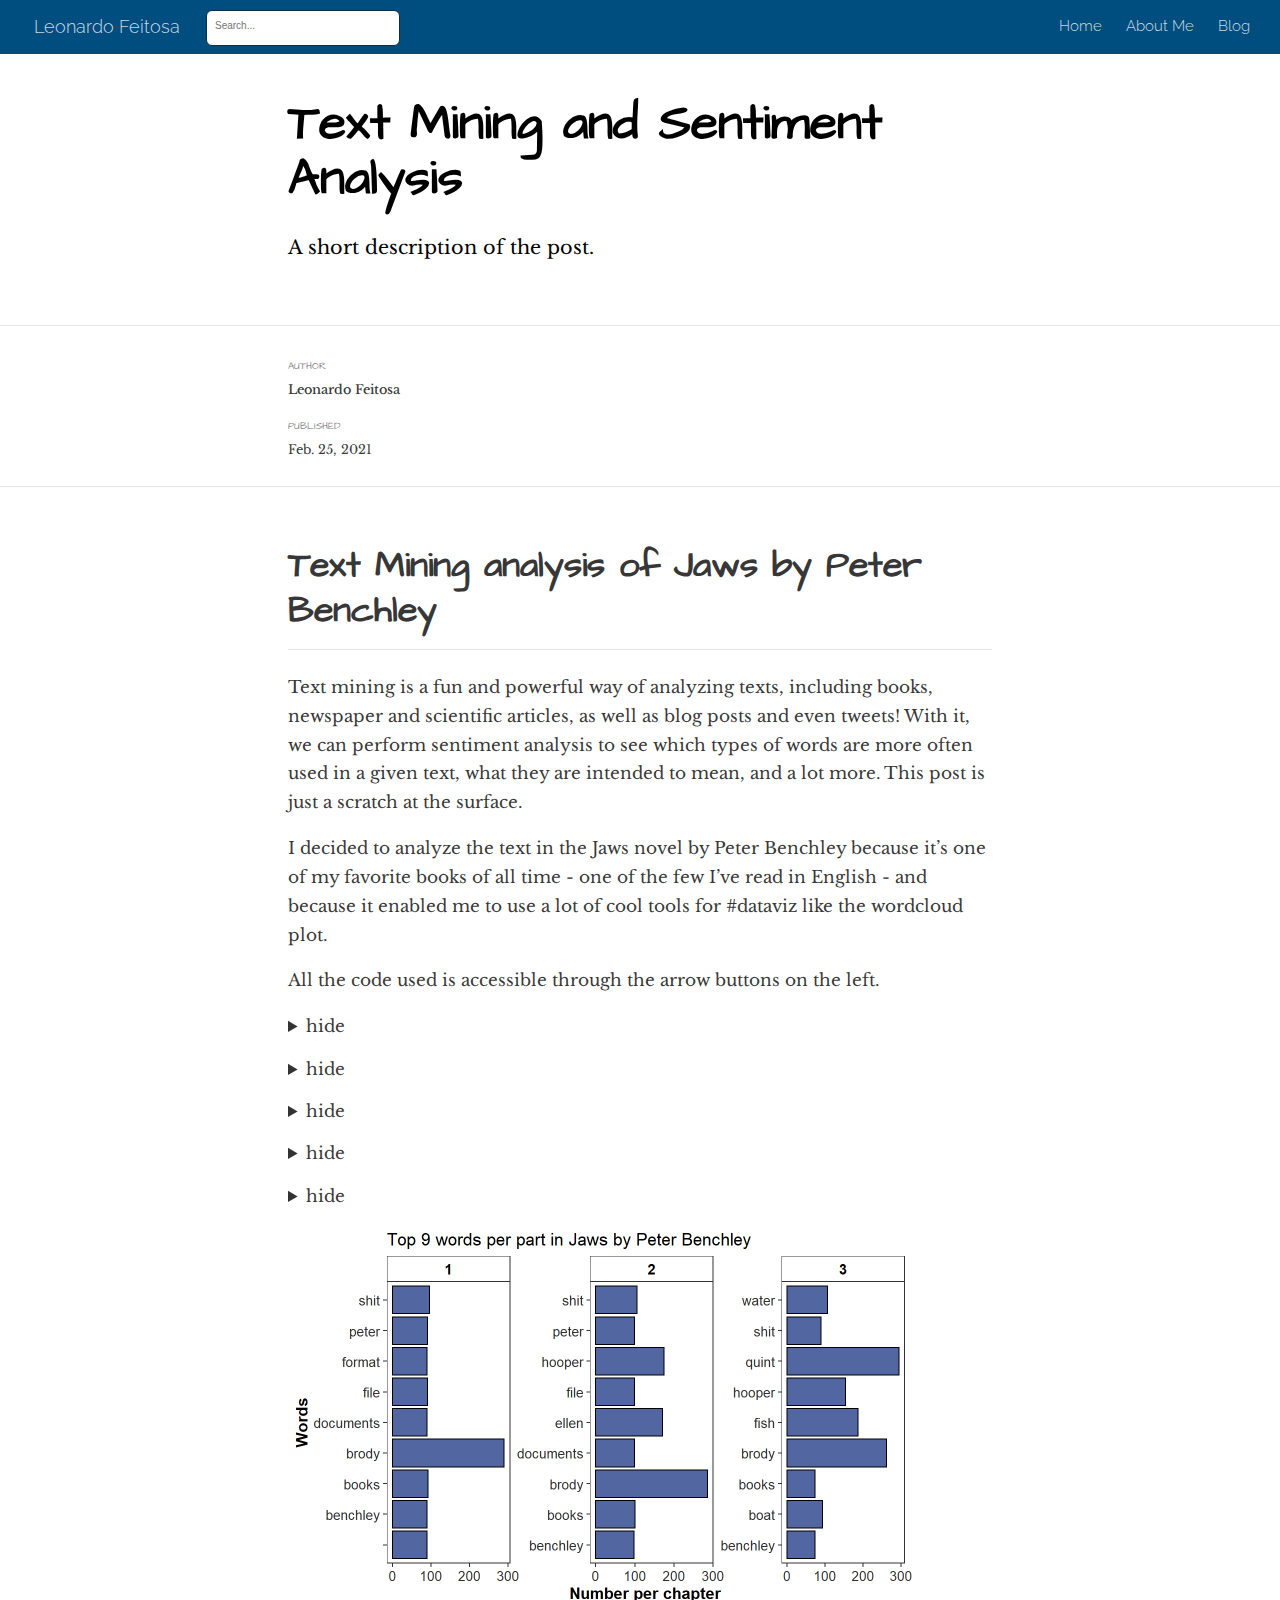
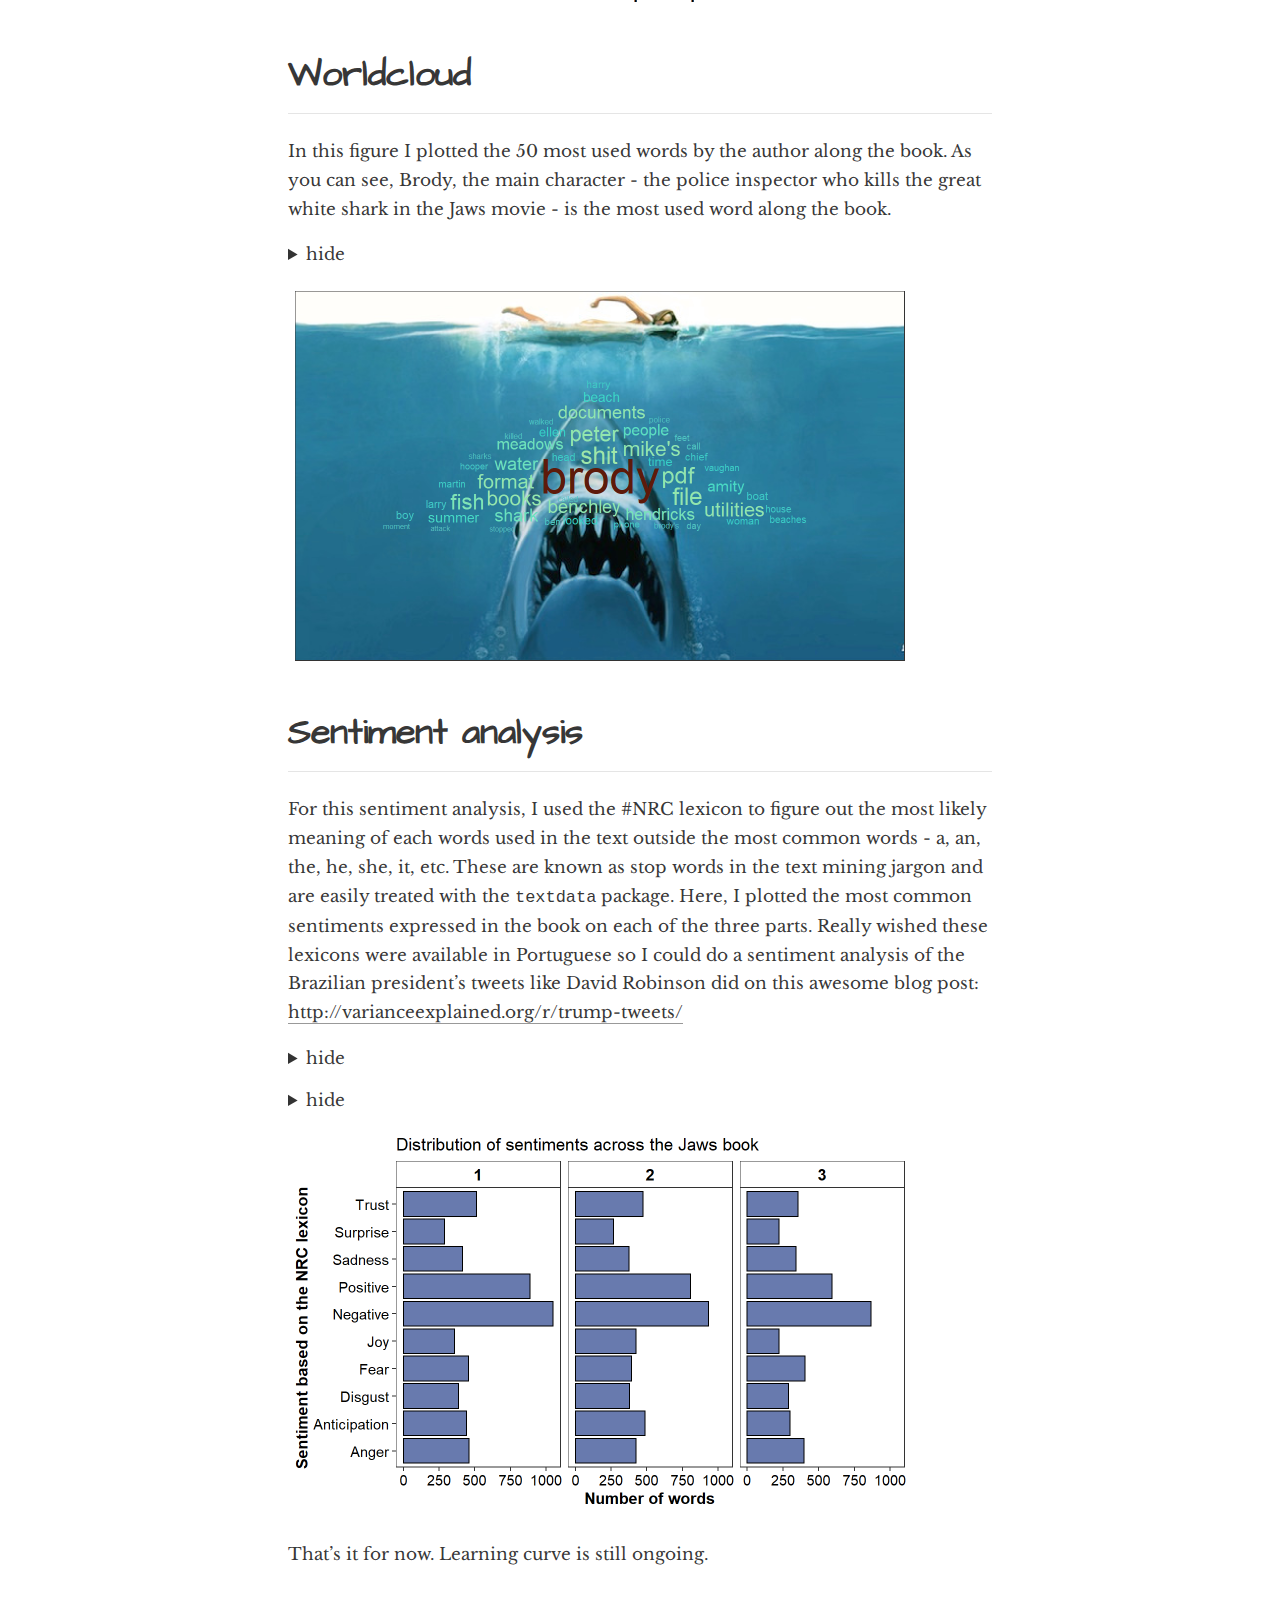
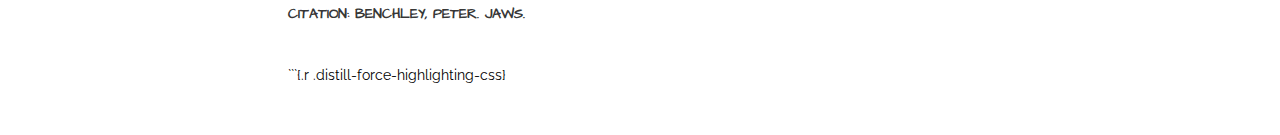
<file: docs/posts/2021-02-25-textmining/index.html>
<!DOCTYPE html>

<html xmlns="http://www.w3.org/1999/xhtml" lang="" xml:lang="">

<head>
  <meta charset="utf-8"/>
  <meta name="viewport" content="width=device-width, initial-scale=1"/>
  <meta http-equiv="X-UA-Compatible" content="IE=Edge,chrome=1"/>
  <meta name="generator" content="distill" />

  <style type="text/css">
  /* Hide doc at startup (prevent jankiness while JS renders/transforms) */
  body {
    visibility: hidden;
  }
  </style>

 <!--radix_placeholder_import_source-->
 <!--/radix_placeholder_import_source-->


  <!--radix_placeholder_meta_tags-->
<title>Leonardo Feitosa: Text Mining and Sentiment Analysis</title>

<meta property="description" itemprop="description" content="A short description of the post."/>


<!--  https://schema.org/Article -->
<meta property="article:published" itemprop="datePublished" content="2021-02-25"/>
<meta property="article:created" itemprop="dateCreated" content="2021-02-25"/>
<meta name="article:author" content="Leonardo Feitosa"/>

<!--  https://developers.facebook.com/docs/sharing/webmasters#markup -->
<meta property="og:title" content="Leonardo Feitosa: Text Mining and Sentiment Analysis"/>
<meta property="og:type" content="article"/>
<meta property="og:description" content="A short description of the post."/>
<meta property="og:locale" content="en_US"/>
<meta property="og:site_name" content="Leonardo Feitosa"/>

<!--  https://dev.twitter.com/cards/types/summary -->
<meta property="twitter:card" content="summary"/>
<meta property="twitter:title" content="Leonardo Feitosa: Text Mining and Sentiment Analysis"/>
<meta property="twitter:description" content="A short description of the post."/>

<!--/radix_placeholder_meta_tags-->
  <!--radix_placeholder_rmarkdown_metadata-->

<script type="text/json" id="radix-rmarkdown-metadata">
{"type":"list","attributes":{"names":{"type":"character","attributes":{},"value":["title","description","author","date","output"]}},"value":[{"type":"character","attributes":{},"value":["Text Mining and Sentiment Analysis"]},{"type":"character","attributes":{},"value":["A short description of the post."]},{"type":"list","attributes":{},"value":[{"type":"list","attributes":{"names":{"type":"character","attributes":{},"value":["name","url"]}},"value":[{"type":"character","attributes":{},"value":["Leonardo Feitosa"]},{"type":"list","attributes":{"names":{"type":"character","attributes":{},"value":[]}},"value":[]}]}]},{"type":"character","attributes":{},"value":["02-25-2021"]},{"type":"list","attributes":{"names":{"type":"character","attributes":{},"value":["distill::distill_article"]}},"value":[{"type":"list","attributes":{"names":{"type":"character","attributes":{},"value":["self_contained","code_folding"]}},"value":[{"type":"logical","attributes":{},"value":[false]},{"type":"character","attributes":{},"value":["hide"]}]}]}]}
</script>
<!--/radix_placeholder_rmarkdown_metadata-->
  
  <script type="text/json" id="radix-resource-manifest">
  {"type":"character","attributes":{},"value":["textmining_files/anchor-4.2.2/anchor.min.js","textmining_files/bowser-1.9.3/bowser.min.js","textmining_files/distill-2.2.21/template.v2.js","textmining_files/figure-html5/unnamed-chunk-5-1.png","textmining_files/figure-html5/unnamed-chunk-6-1.png","textmining_files/figure-html5/unnamed-chunk-8-1.png","textmining_files/header-attrs-2.6.4/header-attrs.js","textmining_files/jquery-1.11.3/jquery.min.js","textmining_files/popper-2.6.0/popper.min.js","textmining_files/tippy-6.2.7/tippy-bundle.umd.min.js","textmining_files/tippy-6.2.7/tippy-light-border.css","textmining_files/tippy-6.2.7/tippy.css","textmining_files/tippy-6.2.7/tippy.umd.min.js","textmining_files/webcomponents-2.0.0/webcomponents.js"]}
  </script>
  <!--radix_placeholder_navigation_in_header-->
<meta name="distill:offset" content="../.."/>

<script type="application/javascript">

  window.headroom_prevent_pin = false;

  window.document.addEventListener("DOMContentLoaded", function (event) {

    // initialize headroom for banner
    var header = $('header').get(0);
    var headerHeight = header.offsetHeight;
    var headroom = new Headroom(header, {
      tolerance: 5,
      onPin : function() {
        if (window.headroom_prevent_pin) {
          window.headroom_prevent_pin = false;
          headroom.unpin();
        }
      }
    });
    headroom.init();
    if(window.location.hash)
      headroom.unpin();
    $(header).addClass('headroom--transition');

    // offset scroll location for banner on hash change
    // (see: https://github.com/WickyNilliams/headroom.js/issues/38)
    window.addEventListener("hashchange", function(event) {
      window.scrollTo(0, window.pageYOffset - (headerHeight + 25));
    });

    // responsive menu
    $('.distill-site-header').each(function(i, val) {
      var topnav = $(this);
      var toggle = topnav.find('.nav-toggle');
      toggle.on('click', function() {
        topnav.toggleClass('responsive');
      });
    });

    // nav dropdowns
    $('.nav-dropbtn').click(function(e) {
      $(this).next('.nav-dropdown-content').toggleClass('nav-dropdown-active');
      $(this).parent().siblings('.nav-dropdown')
         .children('.nav-dropdown-content').removeClass('nav-dropdown-active');
    });
    $("body").click(function(e){
      $('.nav-dropdown-content').removeClass('nav-dropdown-active');
    });
    $(".nav-dropdown").click(function(e){
      e.stopPropagation();
    });
  });
</script>

<style type="text/css">

/* Theme (user-documented overrideables for nav appearance) */

.distill-site-nav {
  color: rgba(255, 255, 255, 0.8);
  background-color: #0F2E3D;
  font-size: 15px;
  font-weight: 300;
}

.distill-site-nav a {
  color: inherit;
  text-decoration: none;
}

.distill-site-nav a:hover {
  color: white;
}

@media print {
  .distill-site-nav {
    display: none;
  }
}

.distill-site-header {

}

.distill-site-footer {

}


/* Site Header */

.distill-site-header {
  width: 100%;
  box-sizing: border-box;
  z-index: 3;
}

.distill-site-header .nav-left {
  display: inline-block;
  margin-left: 8px;
}

@media screen and (max-width: 768px) {
  .distill-site-header .nav-left {
    margin-left: 0;
  }
}


.distill-site-header .nav-right {
  float: right;
  margin-right: 8px;
}

.distill-site-header a,
.distill-site-header .title {
  display: inline-block;
  text-align: center;
  padding: 14px 10px 14px 10px;
}

.distill-site-header .title {
  font-size: 18px;
  min-width: 150px;
}

.distill-site-header .logo {
  padding: 0;
}

.distill-site-header .logo img {
  display: none;
  max-height: 20px;
  width: auto;
  margin-bottom: -4px;
}

.distill-site-header .nav-image img {
  max-height: 18px;
  width: auto;
  display: inline-block;
  margin-bottom: -3px;
}



@media screen and (min-width: 1000px) {
  .distill-site-header .logo img {
    display: inline-block;
  }
  .distill-site-header .nav-left {
    margin-left: 20px;
  }
  .distill-site-header .nav-right {
    margin-right: 20px;
  }
  .distill-site-header .title {
    padding-left: 12px;
  }
}


.distill-site-header .nav-toggle {
  display: none;
}

.nav-dropdown {
  display: inline-block;
  position: relative;
}

.nav-dropdown .nav-dropbtn {
  border: none;
  outline: none;
  color: rgba(255, 255, 255, 0.8);
  padding: 16px 10px;
  background-color: transparent;
  font-family: inherit;
  font-size: inherit;
  font-weight: inherit;
  margin: 0;
  margin-top: 1px;
  z-index: 2;
}

.nav-dropdown-content {
  display: none;
  position: absolute;
  background-color: white;
  min-width: 200px;
  border: 1px solid rgba(0,0,0,0.15);
  border-radius: 4px;
  box-shadow: 0px 8px 16px 0px rgba(0,0,0,0.1);
  z-index: 1;
  margin-top: 2px;
  white-space: nowrap;
  padding-top: 4px;
  padding-bottom: 4px;
}

.nav-dropdown-content hr {
  margin-top: 4px;
  margin-bottom: 4px;
  border: none;
  border-bottom: 1px solid rgba(0, 0, 0, 0.1);
}

.nav-dropdown-active {
  display: block;
}

.nav-dropdown-content a, .nav-dropdown-content .nav-dropdown-header {
  color: black;
  padding: 6px 24px;
  text-decoration: none;
  display: block;
  text-align: left;
}

.nav-dropdown-content .nav-dropdown-header {
  display: block;
  padding: 5px 24px;
  padding-bottom: 0;
  text-transform: uppercase;
  font-size: 14px;
  color: #999999;
  white-space: nowrap;
}

.nav-dropdown:hover .nav-dropbtn {
  color: white;
}

.nav-dropdown-content a:hover {
  background-color: #ddd;
  color: black;
}

.nav-right .nav-dropdown-content {
  margin-left: -45%;
  right: 0;
}

@media screen and (max-width: 768px) {
  .distill-site-header a, .distill-site-header .nav-dropdown  {display: none;}
  .distill-site-header a.nav-toggle {
    float: right;
    display: block;
  }
  .distill-site-header .title {
    margin-left: 0;
  }
  .distill-site-header .nav-right {
    margin-right: 0;
  }
  .distill-site-header {
    overflow: hidden;
  }
  .nav-right .nav-dropdown-content {
    margin-left: 0;
  }
}


@media screen and (max-width: 768px) {
  .distill-site-header.responsive {position: relative; min-height: 500px; }
  .distill-site-header.responsive a.nav-toggle {
    position: absolute;
    right: 0;
    top: 0;
  }
  .distill-site-header.responsive a,
  .distill-site-header.responsive .nav-dropdown {
    display: block;
    text-align: left;
  }
  .distill-site-header.responsive .nav-left,
  .distill-site-header.responsive .nav-right {
    width: 100%;
  }
  .distill-site-header.responsive .nav-dropdown {float: none;}
  .distill-site-header.responsive .nav-dropdown-content {position: relative;}
  .distill-site-header.responsive .nav-dropdown .nav-dropbtn {
    display: block;
    width: 100%;
    text-align: left;
  }
}

/* Site Footer */

.distill-site-footer {
  width: 100%;
  overflow: hidden;
  box-sizing: border-box;
  z-index: 3;
  margin-top: 30px;
  padding-top: 30px;
  padding-bottom: 30px;
  text-align: center;
}

/* Headroom */

d-title {
  padding-top: 6rem;
}

@media print {
  d-title {
    padding-top: 4rem;
  }
}

.headroom {
  z-index: 1000;
  position: fixed;
  top: 0;
  left: 0;
  right: 0;
}

.headroom--transition {
  transition: all .4s ease-in-out;
}

.headroom--unpinned {
  top: -100px;
}

.headroom--pinned {
  top: 0;
}

/* adjust viewport for navbar height */
/* helps vertically center bootstrap (non-distill) content */
.min-vh-100 {
  min-height: calc(100vh - 100px) !important;
}

</style>

<script src="../../site_libs/jquery-3.5.1/jquery-3.5.1.min.js"></script>
<link href="../../site_libs/font-awesome-5.1.0/css/all.css" rel="stylesheet"/>
<link href="../../site_libs/font-awesome-5.1.0/css/v4-shims.css" rel="stylesheet"/>
<script src="../../site_libs/headroom-0.9.4/headroom.min.js"></script>
<script src="../../site_libs/autocomplete-0.37.1/autocomplete.min.js"></script>
<script src="../../site_libs/fuse-6.4.1/fuse.min.js"></script>

<script type="application/javascript">

function getMeta(metaName) {
  var metas = document.getElementsByTagName('meta');
  for (let i = 0; i < metas.length; i++) {
    if (metas[i].getAttribute('name') === metaName) {
      return metas[i].getAttribute('content');
    }
  }
  return '';
}

function offsetURL(url) {
  var offset = getMeta('distill:offset');
  return offset ? offset + '/' + url : url;
}

function createFuseIndex() {

  // create fuse index
  var options = {
    keys: [
      { name: 'title', weight: 20 },
      { name: 'categories', weight: 15 },
      { name: 'description', weight: 10 },
      { name: 'contents', weight: 5 },
    ],
    ignoreLocation: true,
    threshold: 0
  };
  var fuse = new window.Fuse([], options);

  // fetch the main search.json
  return fetch(offsetURL('search.json'))
    .then(function(response) {
      if (response.status == 200) {
        return response.json().then(function(json) {
          // index main articles
          json.articles.forEach(function(article) {
            fuse.add(article);
          });
          // download collections and index their articles
          return Promise.all(json.collections.map(function(collection) {
            return fetch(offsetURL(collection)).then(function(response) {
              if (response.status === 200) {
                return response.json().then(function(articles) {
                  articles.forEach(function(article) {
                    fuse.add(article);
                  });
                })
              } else {
                return Promise.reject(
                  new Error('Unexpected status from search index request: ' +
                            response.status)
                );
              }
            });
          })).then(function() {
            return fuse;
          });
        });

      } else {
        return Promise.reject(
          new Error('Unexpected status from search index request: ' +
                      response.status)
        );
      }
    });
}

window.document.addEventListener("DOMContentLoaded", function (event) {

  // get search element (bail if we don't have one)
  var searchEl = window.document.getElementById('distill-search');
  if (!searchEl)
    return;

  createFuseIndex()
    .then(function(fuse) {

      // make search box visible
      searchEl.classList.remove('hidden');

      // initialize autocomplete
      var options = {
        autoselect: true,
        hint: false,
        minLength: 2,
      };
      window.autocomplete(searchEl, options, [{
        source: function(query, callback) {
          const searchOptions = {
            isCaseSensitive: false,
            shouldSort: true,
            minMatchCharLength: 2,
            limit: 10,
          };
          var results = fuse.search(query, searchOptions);
          callback(results
            .map(function(result) { return result.item; })
          );
        },
        templates: {
          suggestion: function(suggestion) {
            var img = suggestion.preview && Object.keys(suggestion.preview).length > 0
              ? `<img src="${offsetURL(suggestion.preview)}"</img>`
              : '';
            var html = `
              <div class="search-item">
                <h3>${suggestion.title}</h3>
                <div class="search-item-description">
                  ${suggestion.description || ''}
                </div>
                <div class="search-item-preview">
                  ${img}
                </div>
              </div>
            `;
            return html;
          }
        }
      }]).on('autocomplete:selected', function(event, suggestion) {
        window.location.href = offsetURL(suggestion.path);
      });
      // remove inline display style on autocompleter (we want to
      // manage responsive display via css)
      $('.algolia-autocomplete').css("display", "");
    })
    .catch(function(error) {
      console.log(error);
    });

});

</script>

<style type="text/css">

.nav-search {
  font-size: x-small;
}

/* Algolioa Autocomplete */

.algolia-autocomplete {
  display: inline-block;
  margin-left: 10px;
  vertical-align: sub;
  background-color: white;
  color: black;
  padding: 6px;
  padding-top: 8px;
  padding-bottom: 0;
  border-radius: 6px;
  border: 1px #0F2E3D solid;
  width: 180px;
}


@media screen and (max-width: 768px) {
  .distill-site-nav .algolia-autocomplete {
    display: none;
    visibility: hidden;
  }
  .distill-site-nav.responsive .algolia-autocomplete {
    display: inline-block;
    visibility: visible;
  }
  .distill-site-nav.responsive .algolia-autocomplete .aa-dropdown-menu {
    margin-left: 0;
    width: 400px;
    max-height: 400px;
  }
}

.algolia-autocomplete .aa-input, .algolia-autocomplete .aa-hint {
  width: 90%;
  outline: none;
  border: none;
}

.algolia-autocomplete .aa-hint {
  color: #999;
}
.algolia-autocomplete .aa-dropdown-menu {
  width: 550px;
  max-height: 70vh;
  overflow-x: visible;
  overflow-y: scroll;
  padding: 5px;
  margin-top: 3px;
  margin-left: -150px;
  background-color: #fff;
  border-radius: 5px;
  border: 1px solid #999;
  border-top: none;
}

.algolia-autocomplete .aa-dropdown-menu .aa-suggestion {
  cursor: pointer;
  padding: 5px 4px;
  border-bottom: 1px solid #eee;
}

.algolia-autocomplete .aa-dropdown-menu .aa-suggestion:last-of-type {
  border-bottom: none;
  margin-bottom: 2px;
}

.algolia-autocomplete .aa-dropdown-menu .aa-suggestion .search-item {
  overflow: hidden;
  font-size: 0.8em;
  line-height: 1.4em;
}

.algolia-autocomplete .aa-dropdown-menu .aa-suggestion .search-item h3 {
  font-size: 1rem;
  margin-block-start: 0;
  margin-block-end: 5px;
}

.algolia-autocomplete .aa-dropdown-menu .aa-suggestion .search-item-description {
  display: inline-block;
  overflow: hidden;
  height: 2.8em;
  width: 80%;
  margin-right: 4%;
}

.algolia-autocomplete .aa-dropdown-menu .aa-suggestion .search-item-preview {
  display: inline-block;
  width: 15%;
}

.algolia-autocomplete .aa-dropdown-menu .aa-suggestion .search-item-preview img {
  height: 3em;
  width: auto;
  display: none;
}

.algolia-autocomplete .aa-dropdown-menu .aa-suggestion .search-item-preview img[src] {
  display: initial;
}

.algolia-autocomplete .aa-dropdown-menu .aa-suggestion.aa-cursor {
  background-color: #eee;
}
.algolia-autocomplete .aa-dropdown-menu .aa-suggestion em {
  font-weight: bold;
  font-style: normal;
}

</style>


<!--/radix_placeholder_navigation_in_header-->
  <!--radix_placeholder_distill-->

<style type="text/css">

body {
  background-color: white;
}

.pandoc-table {
  width: 100%;
}

.pandoc-table>caption {
  margin-bottom: 10px;
}

.pandoc-table th:not([align]) {
  text-align: left;
}

.pagedtable-footer {
  font-size: 15px;
}

d-byline .byline {
  grid-template-columns: 2fr 2fr;
}

d-byline .byline h3 {
  margin-block-start: 1.5em;
}

d-byline .byline .authors-affiliations h3 {
  margin-block-start: 0.5em;
}

.authors-affiliations .orcid-id {
  width: 16px;
  height:16px;
  margin-left: 4px;
  margin-right: 4px;
  vertical-align: middle;
  padding-bottom: 2px;
}

d-title .dt-tags {
  margin-top: 1em;
  grid-column: text;
}

.dt-tags .dt-tag {
  text-decoration: none;
  display: inline-block;
  color: rgba(0,0,0,0.6);
  padding: 0em 0.4em;
  margin-right: 0.5em;
  margin-bottom: 0.4em;
  font-size: 70%;
  border: 1px solid rgba(0,0,0,0.2);
  border-radius: 3px;
  text-transform: uppercase;
  font-weight: 500;
}

d-article table.gt_table td,
d-article table.gt_table th {
  border-bottom: none;
}

.html-widget {
  margin-bottom: 2.0em;
}

.l-screen-inset {
  padding-right: 16px;
}

.l-screen .caption {
  margin-left: 10px;
}

.shaded {
  background: rgb(247, 247, 247);
  padding-top: 20px;
  padding-bottom: 20px;
  border-top: 1px solid rgba(0, 0, 0, 0.1);
  border-bottom: 1px solid rgba(0, 0, 0, 0.1);
}

.shaded .html-widget {
  margin-bottom: 0;
  border: 1px solid rgba(0, 0, 0, 0.1);
}

.shaded .shaded-content {
  background: white;
}

.text-output {
  margin-top: 0;
  line-height: 1.5em;
}

.hidden {
  display: none !important;
}

d-article {
  padding-top: 2.5rem;
  padding-bottom: 30px;
}

d-appendix {
  padding-top: 30px;
}

d-article>p>img {
  width: 100%;
}

d-article h2 {
  margin: 1rem 0 1.5rem 0;
}

d-article h3 {
  margin-top: 1.5rem;
}

d-article iframe {
  border: 1px solid rgba(0, 0, 0, 0.1);
  margin-bottom: 2.0em;
  width: 100%;
}

/* Tweak code blocks */

d-article div.sourceCode code,
d-article pre code {
  font-family: Consolas, Monaco, 'Andale Mono', 'Ubuntu Mono', monospace;
}

d-article pre,
d-article div.sourceCode,
d-article div.sourceCode pre {
  overflow: auto;
}

d-article div.sourceCode {
  background-color: white;
}

d-article div.sourceCode pre {
  padding-left: 10px;
  font-size: 12px;
  border-left: 2px solid rgba(0,0,0,0.1);
}

d-article pre {
  font-size: 12px;
  color: black;
  background: none;
  margin-top: 0;
  text-align: left;
  white-space: pre;
  word-spacing: normal;
  word-break: normal;
  word-wrap: normal;
  line-height: 1.5;

  -moz-tab-size: 4;
  -o-tab-size: 4;
  tab-size: 4;

  -webkit-hyphens: none;
  -moz-hyphens: none;
  -ms-hyphens: none;
  hyphens: none;
}

d-article pre a {
  border-bottom: none;
}

d-article pre a:hover {
  border-bottom: none;
  text-decoration: underline;
}

d-article details {
  grid-column: text;
  margin-bottom: 0.8em;
}

@media(min-width: 768px) {

d-article pre,
d-article div.sourceCode,
d-article div.sourceCode pre {
  overflow: visible !important;
}

d-article div.sourceCode pre {
  padding-left: 18px;
  font-size: 14px;
}

d-article pre {
  font-size: 14px;
}

}

figure img.external {
  background: white;
  border: 1px solid rgba(0, 0, 0, 0.1);
  box-shadow: 0 1px 8px rgba(0, 0, 0, 0.1);
  padding: 18px;
  box-sizing: border-box;
}

/* CSS for d-contents */

.d-contents {
  grid-column: text;
  color: rgba(0,0,0,0.8);
  font-size: 0.9em;
  padding-bottom: 1em;
  margin-bottom: 1em;
  padding-bottom: 0.5em;
  margin-bottom: 1em;
  padding-left: 0.25em;
  justify-self: start;
}

@media(min-width: 1000px) {
  .d-contents.d-contents-float {
    height: 0;
    grid-column-start: 1;
    grid-column-end: 4;
    justify-self: center;
    padding-right: 3em;
    padding-left: 2em;
  }
}

.d-contents nav h3 {
  font-size: 18px;
  margin-top: 0;
  margin-bottom: 1em;
}

.d-contents li {
  list-style-type: none
}

.d-contents nav > ul {
  padding-left: 0;
}

.d-contents ul {
  padding-left: 1em
}

.d-contents nav ul li {
  margin-top: 0.6em;
  margin-bottom: 0.2em;
}

.d-contents nav a {
  font-size: 13px;
  border-bottom: none;
  text-decoration: none
  color: rgba(0, 0, 0, 0.8);
}

.d-contents nav a:hover {
  text-decoration: underline solid rgba(0, 0, 0, 0.6)
}

.d-contents nav > ul > li > a {
  font-weight: 600;
}

.d-contents nav > ul > li > ul {
  font-weight: inherit;
}

.d-contents nav > ul > li > ul > li {
  margin-top: 0.2em;
}


.d-contents nav ul {
  margin-top: 0;
  margin-bottom: 0.25em;
}

.d-article-with-toc h2:nth-child(2) {
  margin-top: 0;
}


/* Figure */

.figure {
  position: relative;
  margin-bottom: 2.5em;
  margin-top: 1.5em;
}

.figure img {
  width: 100%;
}

.figure .caption {
  color: rgba(0, 0, 0, 0.6);
  font-size: 12px;
  line-height: 1.5em;
}

.figure img.external {
  background: white;
  border: 1px solid rgba(0, 0, 0, 0.1);
  box-shadow: 0 1px 8px rgba(0, 0, 0, 0.1);
  padding: 18px;
  box-sizing: border-box;
}

.figure .caption a {
  color: rgba(0, 0, 0, 0.6);
}

.figure .caption b,
.figure .caption strong, {
  font-weight: 600;
  color: rgba(0, 0, 0, 1.0);
}

/* Citations */

d-article .citation {
  color: inherit;
  cursor: inherit;
}

div.hanging-indent{
  margin-left: 1em; text-indent: -1em;
}

/* Citation hover box */

.tippy-box[data-theme~=light-border] {
  background-color: rgba(250, 250, 250, 0.95);
}

.tippy-content > p {
  margin-bottom: 0;
  padding: 2px;
}


/* Tweak 1000px media break to show more text */

@media(min-width: 1000px) {
  .base-grid,
  distill-header,
  d-title,
  d-abstract,
  d-article,
  d-appendix,
  distill-appendix,
  d-byline,
  d-footnote-list,
  d-citation-list,
  distill-footer {
    grid-template-columns: [screen-start] 1fr [page-start kicker-start] 80px [middle-start] 50px [text-start kicker-end] 65px 65px 65px 65px 65px 65px 65px 65px [text-end gutter-start] 65px [middle-end] 65px [page-end gutter-end] 1fr [screen-end];
    grid-column-gap: 16px;
  }

  .grid {
    grid-column-gap: 16px;
  }

  d-article {
    font-size: 1.06rem;
    line-height: 1.7em;
  }
  figure .caption, .figure .caption, figure figcaption {
    font-size: 13px;
  }
}

@media(min-width: 1180px) {
  .base-grid,
  distill-header,
  d-title,
  d-abstract,
  d-article,
  d-appendix,
  distill-appendix,
  d-byline,
  d-footnote-list,
  d-citation-list,
  distill-footer {
    grid-template-columns: [screen-start] 1fr [page-start kicker-start] 60px [middle-start] 60px [text-start kicker-end] 60px 60px 60px 60px 60px 60px 60px 60px [text-end gutter-start] 60px [middle-end] 60px [page-end gutter-end] 1fr [screen-end];
    grid-column-gap: 32px;
  }

  .grid {
    grid-column-gap: 32px;
  }
}


/* Get the citation styles for the appendix (not auto-injected on render since
   we do our own rendering of the citation appendix) */

d-appendix .citation-appendix,
.d-appendix .citation-appendix {
  font-size: 11px;
  line-height: 15px;
  border-left: 1px solid rgba(0, 0, 0, 0.1);
  padding-left: 18px;
  border: 1px solid rgba(0,0,0,0.1);
  background: rgba(0, 0, 0, 0.02);
  padding: 10px 18px;
  border-radius: 3px;
  color: rgba(150, 150, 150, 1);
  overflow: hidden;
  margin-top: -12px;
  white-space: pre-wrap;
  word-wrap: break-word;
}

/* Include appendix styles here so they can be overridden */

d-appendix {
  contain: layout style;
  font-size: 0.8em;
  line-height: 1.7em;
  margin-top: 60px;
  margin-bottom: 0;
  border-top: 1px solid rgba(0, 0, 0, 0.1);
  color: rgba(0,0,0,0.5);
  padding-top: 60px;
  padding-bottom: 48px;
}

d-appendix h3 {
  grid-column: page-start / text-start;
  font-size: 15px;
  font-weight: 500;
  margin-top: 1em;
  margin-bottom: 0;
  color: rgba(0,0,0,0.65);
}

d-appendix h3 + * {
  margin-top: 1em;
}

d-appendix ol {
  padding: 0 0 0 15px;
}

@media (min-width: 768px) {
  d-appendix ol {
    padding: 0 0 0 30px;
    margin-left: -30px;
  }
}

d-appendix li {
  margin-bottom: 1em;
}

d-appendix a {
  color: rgba(0, 0, 0, 0.6);
}

d-appendix > * {
  grid-column: text;
}

d-appendix > d-footnote-list,
d-appendix > d-citation-list,
d-appendix > distill-appendix {
  grid-column: screen;
}

/* Include footnote styles here so they can be overridden */

d-footnote-list {
  contain: layout style;
}

d-footnote-list > * {
  grid-column: text;
}

d-footnote-list a.footnote-backlink {
  color: rgba(0,0,0,0.3);
  padding-left: 0.5em;
}



/* Anchor.js */

.anchorjs-link {
  /*transition: all .25s linear; */
  text-decoration: none;
  border-bottom: none;
}
*:hover > .anchorjs-link {
  margin-left: -1.125em !important;
  text-decoration: none;
  border-bottom: none;
}

/* Social footer */

.social_footer {
  margin-top: 30px;
  margin-bottom: 0;
  color: rgba(0,0,0,0.67);
}

.disqus-comments {
  margin-right: 30px;
}

.disqus-comment-count {
  border-bottom: 1px solid rgba(0, 0, 0, 0.4);
  cursor: pointer;
}

#disqus_thread {
  margin-top: 30px;
}

.article-sharing a {
  border-bottom: none;
  margin-right: 8px;
}

.article-sharing a:hover {
  border-bottom: none;
}

.sidebar-section.subscribe {
  font-size: 12px;
  line-height: 1.6em;
}

.subscribe p {
  margin-bottom: 0.5em;
}


.article-footer .subscribe {
  font-size: 15px;
  margin-top: 45px;
}


.sidebar-section.custom {
  font-size: 12px;
  line-height: 1.6em;
}

.custom p {
  margin-bottom: 0.5em;
}

/* Styles for listing layout (hide title) */
.layout-listing d-title, .layout-listing .d-title {
  display: none;
}

/* Styles for posts lists (not auto-injected) */


.posts-with-sidebar {
  padding-left: 45px;
  padding-right: 45px;
}

.posts-list .description h2,
.posts-list .description p {
  font-family: -apple-system, BlinkMacSystemFont, "Segoe UI", Roboto, Oxygen, Ubuntu, Cantarell, "Fira Sans", "Droid Sans", "Helvetica Neue", Arial, sans-serif;
}

.posts-list .description h2 {
  font-weight: 700;
  border-bottom: none;
  padding-bottom: 0;
}

.posts-list h2.post-tag {
  border-bottom: 1px solid rgba(0, 0, 0, 0.2);
  padding-bottom: 12px;
}
.posts-list {
  margin-top: 60px;
  margin-bottom: 24px;
}

.posts-list .post-preview {
  text-decoration: none;
  overflow: hidden;
  display: block;
  border-bottom: 1px solid rgba(0, 0, 0, 0.1);
  padding: 24px 0;
}

.post-preview-last {
  border-bottom: none !important;
}

.posts-list .posts-list-caption {
  grid-column: screen;
  font-weight: 400;
}

.posts-list .post-preview h2 {
  margin: 0 0 6px 0;
  line-height: 1.2em;
  font-style: normal;
  font-size: 24px;
}

.posts-list .post-preview p {
  margin: 0 0 12px 0;
  line-height: 1.4em;
  font-size: 16px;
}

.posts-list .post-preview .thumbnail {
  box-sizing: border-box;
  margin-bottom: 24px;
  position: relative;
  max-width: 500px;
}
.posts-list .post-preview img {
  width: 100%;
  display: block;
}

.posts-list .metadata {
  font-size: 12px;
  line-height: 1.4em;
  margin-bottom: 18px;
}

.posts-list .metadata > * {
  display: inline-block;
}

.posts-list .metadata .publishedDate {
  margin-right: 2em;
}

.posts-list .metadata .dt-authors {
  display: block;
  margin-top: 0.3em;
  margin-right: 2em;
}

.posts-list .dt-tags {
  display: block;
  line-height: 1em;
}

.posts-list .dt-tags .dt-tag {
  display: inline-block;
  color: rgba(0,0,0,0.6);
  padding: 0.3em 0.4em;
  margin-right: 0.2em;
  margin-bottom: 0.4em;
  font-size: 60%;
  border: 1px solid rgba(0,0,0,0.2);
  border-radius: 3px;
  text-transform: uppercase;
  font-weight: 500;
}

.posts-list img {
  opacity: 1;
}

.posts-list img[data-src] {
  opacity: 0;
}

.posts-more {
  clear: both;
}


.posts-sidebar {
  font-size: 16px;
}

.posts-sidebar h3 {
  font-size: 16px;
  margin-top: 0;
  margin-bottom: 0.5em;
  font-weight: 400;
  text-transform: uppercase;
}

.sidebar-section {
  margin-bottom: 30px;
}

.categories ul {
  list-style-type: none;
  margin: 0;
  padding: 0;
}

.categories li {
  color: rgba(0, 0, 0, 0.8);
  margin-bottom: 0;
}

.categories li>a {
  border-bottom: none;
}

.categories li>a:hover {
  border-bottom: 1px solid rgba(0, 0, 0, 0.4);
}

.categories .active {
  font-weight: 600;
}

.categories .category-count {
  color: rgba(0, 0, 0, 0.4);
}


@media(min-width: 768px) {
  .posts-list .post-preview h2 {
    font-size: 26px;
  }
  .posts-list .post-preview .thumbnail {
    float: right;
    width: 30%;
    margin-bottom: 0;
  }
  .posts-list .post-preview .description {
    float: left;
    width: 45%;
  }
  .posts-list .post-preview .metadata {
    float: left;
    width: 20%;
    margin-top: 8px;
  }
  .posts-list .post-preview p {
    margin: 0 0 12px 0;
    line-height: 1.5em;
    font-size: 16px;
  }
  .posts-with-sidebar .posts-list {
    float: left;
    width: 75%;
  }
  .posts-with-sidebar .posts-sidebar {
    float: right;
    width: 20%;
    margin-top: 60px;
    padding-top: 24px;
    padding-bottom: 24px;
  }
}


/* Improve display for browsers without grid (IE/Edge <= 15) */

.downlevel {
  line-height: 1.6em;
  font-family: -apple-system, BlinkMacSystemFont, "Segoe UI", Roboto, Oxygen, Ubuntu, Cantarell, "Fira Sans", "Droid Sans", "Helvetica Neue", Arial, sans-serif;
  margin: 0;
}

.downlevel .d-title {
  padding-top: 6rem;
  padding-bottom: 1.5rem;
}

.downlevel .d-title h1 {
  font-size: 50px;
  font-weight: 700;
  line-height: 1.1em;
  margin: 0 0 0.5rem;
}

.downlevel .d-title p {
  font-weight: 300;
  font-size: 1.2rem;
  line-height: 1.55em;
  margin-top: 0;
}

.downlevel .d-byline {
  padding-top: 0.8em;
  padding-bottom: 0.8em;
  font-size: 0.8rem;
  line-height: 1.8em;
}

.downlevel .section-separator {
  border: none;
  border-top: 1px solid rgba(0, 0, 0, 0.1);
}

.downlevel .d-article {
  font-size: 1.06rem;
  line-height: 1.7em;
  padding-top: 1rem;
  padding-bottom: 2rem;
}


.downlevel .d-appendix {
  padding-left: 0;
  padding-right: 0;
  max-width: none;
  font-size: 0.8em;
  line-height: 1.7em;
  margin-bottom: 0;
  color: rgba(0,0,0,0.5);
  padding-top: 40px;
  padding-bottom: 48px;
}

.downlevel .footnotes ol {
  padding-left: 13px;
}

.downlevel .base-grid,
.downlevel .distill-header,
.downlevel .d-title,
.downlevel .d-abstract,
.downlevel .d-article,
.downlevel .d-appendix,
.downlevel .distill-appendix,
.downlevel .d-byline,
.downlevel .d-footnote-list,
.downlevel .d-citation-list,
.downlevel .distill-footer,
.downlevel .appendix-bottom,
.downlevel .posts-container {
  padding-left: 40px;
  padding-right: 40px;
}

@media(min-width: 768px) {
  .downlevel .base-grid,
  .downlevel .distill-header,
  .downlevel .d-title,
  .downlevel .d-abstract,
  .downlevel .d-article,
  .downlevel .d-appendix,
  .downlevel .distill-appendix,
  .downlevel .d-byline,
  .downlevel .d-footnote-list,
  .downlevel .d-citation-list,
  .downlevel .distill-footer,
  .downlevel .appendix-bottom,
  .downlevel .posts-container {
  padding-left: 150px;
  padding-right: 150px;
  max-width: 900px;
}
}

.downlevel pre code {
  display: block;
  border-left: 2px solid rgba(0, 0, 0, .1);
  padding: 0 0 0 20px;
  font-size: 14px;
}

.downlevel code, .downlevel pre {
  color: black;
  background: none;
  font-family: Consolas, Monaco, 'Andale Mono', 'Ubuntu Mono', monospace;
  text-align: left;
  white-space: pre;
  word-spacing: normal;
  word-break: normal;
  word-wrap: normal;
  line-height: 1.5;

  -moz-tab-size: 4;
  -o-tab-size: 4;
  tab-size: 4;

  -webkit-hyphens: none;
  -moz-hyphens: none;
  -ms-hyphens: none;
  hyphens: none;
}

.downlevel .posts-list .post-preview {
  color: inherit;
}



</style>

<script type="application/javascript">

function is_downlevel_browser() {
  if (bowser.isUnsupportedBrowser({ msie: "12", msedge: "16"},
                                 window.navigator.userAgent)) {
    return true;
  } else {
    return window.load_distill_framework === undefined;
  }
}

// show body when load is complete
function on_load_complete() {

  // add anchors
  if (window.anchors) {
    window.anchors.options.placement = 'left';
    window.anchors.add('d-article > h2, d-article > h3, d-article > h4, d-article > h5');
  }


  // set body to visible
  document.body.style.visibility = 'visible';

  // force redraw for leaflet widgets
  if (window.HTMLWidgets) {
    var maps = window.HTMLWidgets.findAll(".leaflet");
    $.each(maps, function(i, el) {
      var map = this.getMap();
      map.invalidateSize();
      map.eachLayer(function(layer) {
        if (layer instanceof L.TileLayer)
          layer.redraw();
      });
    });
  }

  // trigger 'shown' so htmlwidgets resize
  $('d-article').trigger('shown');
}

function init_distill() {

  init_common();

  // create front matter
  var front_matter = $('<d-front-matter></d-front-matter>');
  $('#distill-front-matter').wrap(front_matter);

  // create d-title
  $('.d-title').changeElementType('d-title');

  // create d-byline
  var byline = $('<d-byline></d-byline>');
  $('.d-byline').replaceWith(byline);

  // create d-article
  var article = $('<d-article></d-article>');
  $('.d-article').wrap(article).children().unwrap();

  // move posts container into article
  $('.posts-container').appendTo($('d-article'));

  // create d-appendix
  $('.d-appendix').changeElementType('d-appendix');

  // flag indicating that we have appendix items
  var appendix = $('.appendix-bottom').children('h3').length > 0;

  // replace footnotes with <d-footnote>
  $('.footnote-ref').each(function(i, val) {
    appendix = true;
    var href = $(this).attr('href');
    var id = href.replace('#', '');
    var fn = $('#' + id);
    var fn_p = $('#' + id + '>p');
    fn_p.find('.footnote-back').remove();
    var text = fn_p.html();
    var dtfn = $('<d-footnote></d-footnote>');
    dtfn.html(text);
    $(this).replaceWith(dtfn);
  });
  // remove footnotes
  $('.footnotes').remove();

  // move refs into #references-listing
  $('#references-listing').replaceWith($('#refs'));

  $('h1.appendix, h2.appendix').each(function(i, val) {
    $(this).changeElementType('h3');
  });
  $('h3.appendix').each(function(i, val) {
    var id = $(this).attr('id');
    $('.d-contents a[href="#' + id + '"]').parent().remove();
    appendix = true;
    $(this).nextUntil($('h1, h2, h3')).addBack().appendTo($('d-appendix'));
  });

  // show d-appendix if we have appendix content
  $("d-appendix").css('display', appendix ? 'grid' : 'none');

  // localize layout chunks to just output
  $('.layout-chunk').each(function(i, val) {

    // capture layout
    var layout = $(this).attr('data-layout');

    // apply layout to markdown level block elements
    var elements = $(this).children().not('details, div.sourceCode, pre, script');
    elements.each(function(i, el) {
      var layout_div = $('<div class="' + layout + '"></div>');
      if (layout_div.hasClass('shaded')) {
        var shaded_content = $('<div class="shaded-content"></div>');
        $(this).wrap(shaded_content);
        $(this).parent().wrap(layout_div);
      } else {
        $(this).wrap(layout_div);
      }
    });


    // unwrap the layout-chunk div
    $(this).children().unwrap();
  });

  // remove code block used to force  highlighting css
  $('.distill-force-highlighting-css').parent().remove();

  // remove empty line numbers inserted by pandoc when using a
  // custom syntax highlighting theme
  $('code.sourceCode a:empty').remove();

  // load distill framework
  load_distill_framework();

  // wait for window.distillRunlevel == 4 to do post processing
  function distill_post_process() {

    if (!window.distillRunlevel || window.distillRunlevel < 4)
      return;

    // hide author/affiliations entirely if we have no authors
    var front_matter = JSON.parse($("#distill-front-matter").html());
    var have_authors = front_matter.authors && front_matter.authors.length > 0;
    if (!have_authors)
      $('d-byline').addClass('hidden');

    // article with toc class
    $('.d-contents').parent().addClass('d-article-with-toc');

    // strip links that point to #
    $('.authors-affiliations').find('a[href="#"]').removeAttr('href');

    // add orcid ids
    $('.authors-affiliations').find('.author').each(function(i, el) {
      var orcid_id = front_matter.authors[i].orcidID;
      if (orcid_id) {
        var a = $('<a></a>');
        a.attr('href', 'https://orcid.org/' + orcid_id);
        var img = $('<img></img>');
        img.addClass('orcid-id');
        img.attr('alt', 'ORCID ID');
        img.attr('src','[data-uri]');
        a.append(img);
        $(this).append(a);
      }
    });

    // hide elements of author/affiliations grid that have no value
    function hide_byline_column(caption) {
      $('d-byline').find('h3:contains("' + caption + '")').parent().css('visibility', 'hidden');
    }

    // affiliations
    var have_affiliations = false;
    for (var i = 0; i<front_matter.authors.length; ++i) {
      var author = front_matter.authors[i];
      if (author.affiliation !== "&nbsp;") {
        have_affiliations = true;
        break;
      }
    }
    if (!have_affiliations)
      $('d-byline').find('h3:contains("Affiliations")').css('visibility', 'hidden');

    // published date
    if (!front_matter.publishedDate)
      hide_byline_column("Published");

    // document object identifier
    var doi = $('d-byline').find('h3:contains("DOI")');
    var doi_p = doi.next().empty();
    if (!front_matter.doi) {
      // if we have a citation and valid citationText then link to that
      if ($('#citation').length > 0 && front_matter.citationText) {
        doi.html('Citation');
        $('<a href="#citation"></a>')
          .text(front_matter.citationText)
          .appendTo(doi_p);
      } else {
        hide_byline_column("DOI");
      }
    } else {
      $('<a></a>')
         .attr('href', "https://doi.org/" + front_matter.doi)
         .html(front_matter.doi)
         .appendTo(doi_p);
    }

     // change plural form of authors/affiliations
    if (front_matter.authors.length === 1) {
      var grid = $('.authors-affiliations');
      grid.children('h3:contains("Authors")').text('Author');
      grid.children('h3:contains("Affiliations")').text('Affiliation');
    }

    // remove d-appendix and d-footnote-list local styles
    $('d-appendix > style:first-child').remove();
    $('d-footnote-list > style:first-child').remove();

    // move appendix-bottom entries to the bottom
    $('.appendix-bottom').appendTo('d-appendix').children().unwrap();
    $('.appendix-bottom').remove();

    // hoverable references
    $('span.citation[data-cites]').each(function() {
      var refHtml = $('#ref-' + $(this).attr('data-cites')).html();
      window.tippy(this, {
        allowHTML: true,
        content: refHtml,
        maxWidth: 500,
        interactive: true,
        interactiveBorder: 10,
        theme: 'light-border',
        placement: 'bottom-start'
      });
    });

    // clear polling timer
    clearInterval(tid);

    // show body now that everything is ready
    on_load_complete();
  }

  var tid = setInterval(distill_post_process, 50);
  distill_post_process();

}

function init_downlevel() {

  init_common();

   // insert hr after d-title
  $('.d-title').after($('<hr class="section-separator"/>'));

  // check if we have authors
  var front_matter = JSON.parse($("#distill-front-matter").html());
  var have_authors = front_matter.authors && front_matter.authors.length > 0;

  // manage byline/border
  if (!have_authors)
    $('.d-byline').remove();
  $('.d-byline').after($('<hr class="section-separator"/>'));
  $('.d-byline a').remove();

  // remove toc
  $('.d-contents').remove();

  // move appendix elements
  $('h1.appendix, h2.appendix').each(function(i, val) {
    $(this).changeElementType('h3');
  });
  $('h3.appendix').each(function(i, val) {
    $(this).nextUntil($('h1, h2, h3')).addBack().appendTo($('.d-appendix'));
  });


  // inject headers into references and footnotes
  var refs_header = $('<h3></h3>');
  refs_header.text('References');
  $('#refs').prepend(refs_header);

  var footnotes_header = $('<h3></h3');
  footnotes_header.text('Footnotes');
  $('.footnotes').children('hr').first().replaceWith(footnotes_header);

  // move appendix-bottom entries to the bottom
  $('.appendix-bottom').appendTo('.d-appendix').children().unwrap();
  $('.appendix-bottom').remove();

  // remove appendix if it's empty
  if ($('.d-appendix').children().length === 0)
    $('.d-appendix').remove();

  // prepend separator above appendix
  $('.d-appendix').before($('<hr class="section-separator" style="clear: both"/>'));

  // trim code
  $('pre>code').each(function(i, val) {
    $(this).html($.trim($(this).html()));
  });

  // move posts-container right before article
  $('.posts-container').insertBefore($('.d-article'));

  $('body').addClass('downlevel');

  on_load_complete();
}


function init_common() {

  // jquery plugin to change element types
  (function($) {
    $.fn.changeElementType = function(newType) {
      var attrs = {};

      $.each(this[0].attributes, function(idx, attr) {
        attrs[attr.nodeName] = attr.nodeValue;
      });

      this.replaceWith(function() {
        return $("<" + newType + "/>", attrs).append($(this).contents());
      });
    };
  })(jQuery);

  // prevent underline for linked images
  $('a > img').parent().css({'border-bottom' : 'none'});

  // mark non-body figures created by knitr chunks as 100% width
  $('.layout-chunk').each(function(i, val) {
    var figures = $(this).find('img, .html-widget');
    if ($(this).attr('data-layout') !== "l-body") {
      figures.css('width', '100%');
    } else {
      figures.css('max-width', '100%');
      figures.filter("[width]").each(function(i, val) {
        var fig = $(this);
        fig.css('width', fig.attr('width') + 'px');
      });

    }
  });

  // auto-append index.html to post-preview links in file: protocol
  // and in rstudio ide preview
  $('.post-preview').each(function(i, val) {
    if (window.location.protocol === "file:")
      $(this).attr('href', $(this).attr('href') + "index.html");
  });

  // get rid of index.html references in header
  if (window.location.protocol !== "file:") {
    $('.distill-site-header a[href]').each(function(i,val) {
      $(this).attr('href', $(this).attr('href').replace("index.html", "./"));
    });
  }

  // add class to pandoc style tables
  $('tr.header').parent('thead').parent('table').addClass('pandoc-table');
  $('.kable-table').children('table').addClass('pandoc-table');

  // add figcaption style to table captions
  $('caption').parent('table').addClass("figcaption");

  // initialize posts list
  if (window.init_posts_list)
    window.init_posts_list();

  // implmement disqus comment link
  $('.disqus-comment-count').click(function() {
    window.headroom_prevent_pin = true;
    $('#disqus_thread').toggleClass('hidden');
    if (!$('#disqus_thread').hasClass('hidden')) {
      var offset = $(this).offset();
      $(window).resize();
      $('html, body').animate({
        scrollTop: offset.top - 35
      });
    }
  });
}

document.addEventListener('DOMContentLoaded', function() {
  if (is_downlevel_browser())
    init_downlevel();
  else
    window.addEventListener('WebComponentsReady', init_distill);
});

</script>

<style type="text/css">
/* base variables */

/* Edit the CSS properties in this file to create a custom
   Distill theme. Only edit values in the right column
   for each row; values shown are the CSS defaults.
   To return any property to the default,
   you may set its value to: unset
   All rows must end with a semi-colon.                      */

/* Optional: embed custom fonts here with `@import`          */
/* This must remain at the top of this file.                 */



html {
  /*-- Main font sizes --*/
  --title-size:      50px;
  --body-size:       1.06rem;
  --code-size:       14px;
  --aside-size:      12px;
  --fig-cap-size:    13px;
  /*-- Main font colors --*/
  --title-color:     #000000;
  --header-color:    rgba(0, 0, 0, 0.8);
  --body-color:      rgba(0, 0, 0, 0.8);
  --aside-color:     rgba(0, 0, 0, 0.6);
  --fig-cap-color:   rgba(0, 0, 0, 0.6);
  /*-- Specify custom fonts ~~~ must be imported above   --*/
  --heading-font:    sans-serif;
  --mono-font:       monospace;
  --body-font:       sans-serif;
  --navbar-font:     sans-serif;  /* websites + blogs only */
}

/*-- ARTICLE METADATA --*/
d-byline {
  --heading-size:    0.6rem;
  --heading-color:   rgba(0, 0, 0, 0.5);
  --body-size:       0.8rem;
  --body-color:      rgba(0, 0, 0, 0.8);
}

/*-- ARTICLE TABLE OF CONTENTS --*/
.d-contents {
  --heading-size:    18px;
  --contents-size:   13px;
}

/*-- ARTICLE APPENDIX --*/
d-appendix {
  --heading-size:    15px;
  --heading-color:   rgba(0, 0, 0, 0.65);
  --text-size:       0.8em;
  --text-color:      rgba(0, 0, 0, 0.5);
}

/*-- WEBSITE HEADER + FOOTER --*/
/* These properties only apply to Distill sites and blogs  */

.distill-site-header {
  --title-size:       18px;
  --text-color:       rgba(255, 255, 255, 0.8);
  --text-size:        15px;
  --hover-color:      white;
  --bkgd-color:       #0F2E3D;
}

.distill-site-footer {
  --text-color:       rgba(255, 255, 255, 0.8);
  --text-size:        15px;
  --hover-color:      white;
  --bkgd-color:       #0F2E3D;
}

/*-- Additional custom styles --*/
/* Add any additional CSS rules below                      */
</style>
<style type="text/css">
/* base variables */

/* Edit the CSS properties in this file to create a custom
   Distill theme. Only edit values in the right column
   for each row; values shown are the CSS defaults.
   To return any property to the default,
   you may set its value to: unset
   All rows must end with a semi-colon.                      */

/* Optional: embed custom fonts here with `@import`          */
/* This must remain at the top of this file.                 */

@import url('https://fonts.googleapis.com/css2?family=Architects+Daughter&display=swap');
@import url('https://fonts.googleapis.com/css2?family=Raleway&display=swap');
@import url('https://fonts.googleapis.com/css2?family=Libre+Baskerville&display=swap');

html {
  /*-- Main font sizes --*/
  --title-size:      50px;
  --body-size:       1.06rem;
  --code-size:       14px;
  --aside-size:      12px;
  --fig-cap-size:    13px;
  /*-- Main font colors --*/
  --title-color:     #000000;
  --header-color:    rgba(0, 0, 0, 0.8);
  --body-color:      rgba(0, 0, 0, 0.8);
  --aside-color:     rgba(0, 0, 0, 0.6);
  --fig-cap-color:   rgba(0, 0, 0, 0.6);
  /*-- Specify custom fonts ~~~ must be imported above   --*/
  --heading-font:    "Architects Daughter"; cursive;
  --mono-font:       "Raleway"; sans-serif;
  --body-font:       "Libre Baskerville"; serif;
  --navbar-font:     "Raleway"; sans-serif;  /* websites + blogs only */
}

/*-- ARTICLE METADATA --*/
d-byline {
  --heading-size:    0.6rem;
  --heading-color:   rgba(0, 0, 0, 0.5);
  --body-size:       0.8rem;
  --body-color:      rgba(0, 0, 0, 0.8);
}

/*-- ARTICLE TABLE OF CONTENTS --*/
.d-contents {
  --heading-size:    18px;
  --contents-size:   13px;
}

/*-- ARTICLE APPENDIX --*/
d-appendix {
  --heading-size:    15px;
  --heading-color:   rgba(0, 0, 0, 0.65);
  --text-size:       0.8em;
  --text-color:      rgba(0, 0, 0, 0.5);
}

/*-- WEBSITE HEADER + FOOTER --*/
/* These properties only apply to Distill sites and blogs  */

.distill-site-header {
  --title-size:       18px;
  --text-color:       rgba(255, 255, 255, 0.8);
  --text-size:        15px;
  --hover-color:      #cca300; /* edited */
  --bkgd-color:       #004d80; /* edited */
}

.distill-site-footer {
  --text-color:       rgba(255, 255, 255, 0.8);
  --text-size:        15px;
  --hover-color:      white;
  --bkgd-color:       #0F2E3D;
}

/*-- Additional custom styles --*/
/* Add any additional CSS rules below                      */
</style>
<style type="text/css">
/* base style */

/* FONT FAMILIES */

:root {
  --heading-default: -apple-system, BlinkMacSystemFont, "Segoe UI", Roboto, Oxygen, Ubuntu, Cantarell, "Fira Sans", "Droid Sans", "Helvetica Neue", Arial, sans-serif;
  --mono-default: Consolas, Monaco, 'Andale Mono', 'Ubuntu Mono', monospace;
  --body-default: -apple-system, BlinkMacSystemFont, "Segoe UI", Roboto, Oxygen, Ubuntu, Cantarell, "Fira Sans", "Droid Sans", "Helvetica Neue", Arial, sans-serif;
}

body,
.posts-list .post-preview p,
.posts-list .description p {
  font-family: var(--body-font), var(--body-default);
}

h1, h2, h3, h4, h5, h6,
.posts-list .post-preview h2,
.posts-list .description h2 {
  font-family: var(--heading-font), var(--heading-default);
}

d-article div.sourceCode code,
d-article pre code {
  font-family: var(--mono-font), var(--mono-default);
}


/*-- TITLE --*/
d-title h1,
.posts-list > h1 {
  color: var(--title-color, black);
}

d-title h1 {
  font-size: var(--title-size, 50px);
}

/*-- HEADERS --*/
d-article h1,
d-article h2,
d-article h3,
d-article h4,
d-article h5,
d-article h6 {
  color: var(--header-color, rgba(0, 0, 0, 0.8));
}

/*-- BODY --*/
d-article > p,  /* only text inside of <p> tags */
d-article > ul, /* lists */
d-article > ol {
  color: var(--body-color, rgba(0, 0, 0, 0.8));
  font-size: var(--body-size, 1.06rem);
}


/*-- CODE --*/
d-article div.sourceCode code,
d-article pre code {
  font-size: var(--code-size, 14px);
}

/*-- ASIDE --*/
d-article aside {
  font-size: var(--aside-size, 12px);
  color: var(--aside-color, rgba(0, 0, 0, 0.6));
}

/*-- FIGURE CAPTIONS --*/
figure .caption,
figure figcaption,
.figure .caption {
  font-size: var(--fig-cap-size, 13px);
  color: var(--fig-cap-color, rgba(0, 0, 0, 0.6));
}

/*-- METADATA --*/
d-byline h3 {
  font-size: var(--heading-size, 0.6rem);
  color: var(--heading-color, rgba(0, 0, 0, 0.5));
}

d-byline {
  font-size: var(--body-size, 0.8rem);
  color: var(--body-color, rgba(0, 0, 0, 0.8));
}

d-byline a,
d-article d-byline a {
  color: var(--body-color, rgba(0, 0, 0, 0.8));
}

/*-- TABLE OF CONTENTS --*/
.d-contents nav h3 {
  font-size: var(--heading-size, 18px);
}

.d-contents nav a {
  font-size: var(--contents-size, 13px);
}

/*-- APPENDIX --*/
d-appendix h3 {
  font-size: var(--heading-size, 15px);
  color: var(--heading-color, rgba(0, 0, 0, 0.65));
}

d-appendix {
  font-size: var(--text-size, 0.8em);
  color: var(--text-color, rgba(0, 0, 0, 0.5));
}

d-appendix d-footnote-list a.footnote-backlink {
  color: var(--text-color, rgba(0, 0, 0, 0.5));
}

/*-- WEBSITE HEADER + FOOTER --*/
.distill-site-header .title {
  font-size: var(--title-size, 18px);
  font-family: var(--navbar-font), var(--heading-default);
}

.distill-site-header a,
.nav-dropdown .nav-dropbtn {
  font-family: var(--navbar-font), var(--heading-default);
}

.nav-dropdown .nav-dropbtn {
  color: var(--text-color, rgba(255, 255, 255, 0.8));
  font-size: var(--text-size, 15px);
}

.distill-site-header a:hover,
.nav-dropdown:hover .nav-dropbtn {
  color: var(--hover-color, white);
}

.distill-site-header {
  font-size: var(--text-size, 15px);
  color: var(--text-color, rgba(255, 255, 255, 0.8));
  background-color: var(--bkgd-color, #0F2E3D);
}

.distill-site-footer {
  font-size: var(--text-size, 15px);
  color: var(--text-color, rgba(255, 255, 255, 0.8));
  background-color: var(--bkgd-color, #0F2E3D);
}

.distill-site-footer a:hover {
  color: var(--hover-color, white);
}</style>
<!--/radix_placeholder_distill-->
  <script src="../../site_libs/header-attrs-2.6.4/header-attrs.js"></script>
  <script src="../../site_libs/jquery-1.11.3/jquery.min.js"></script>
  <script src="../../site_libs/popper-2.6.0/popper.min.js"></script>
  <link href="../../site_libs/tippy-6.2.7/tippy.css" rel="stylesheet" />
  <link href="../../site_libs/tippy-6.2.7/tippy-light-border.css" rel="stylesheet" />
  <script src="../../site_libs/tippy-6.2.7/tippy.umd.min.js"></script>
  <script src="../../site_libs/anchor-4.2.2/anchor.min.js"></script>
  <script src="../../site_libs/bowser-1.9.3/bowser.min.js"></script>
  <script src="../../site_libs/webcomponents-2.0.0/webcomponents.js"></script>
  <script src="../../site_libs/distill-2.2.21/template.v2.js"></script>
  <!--radix_placeholder_site_in_header-->
<!--/radix_placeholder_site_in_header-->


</head>

<body>

<!--radix_placeholder_front_matter-->

<script id="distill-front-matter" type="text/json">
{"title":"Text Mining and Sentiment Analysis","description":"A short description of the post.","authors":[{"author":"Leonardo Feitosa","authorURL":{},"affiliation":"&nbsp;","affiliationURL":"#","orcidID":""}],"publishedDate":"2021-02-25T00:00:00.000-08:00","citationText":"Feitosa, 2021"}
</script>

<!--/radix_placeholder_front_matter-->
<!--radix_placeholder_navigation_before_body-->
<header class="header header--fixed" role="banner">
<nav class="distill-site-nav distill-site-header">
<div class="nav-left">
<a href="../../index.html" class="title">Leonardo Feitosa</a>
<input id="distill-search" class="nav-search hidden" type="text" placeholder="Search..."/>
</div>
<div class="nav-right">
<a href="../../index.html">Home</a>
<a href="../../about.html">About Me</a>
<a href="../../blog.html">Blog</a>
<a href="javascript:void(0);" class="nav-toggle">&#9776;</a>
</div>
</nav>
</header>
<!--/radix_placeholder_navigation_before_body-->
<!--radix_placeholder_site_before_body-->
<!--/radix_placeholder_site_before_body-->

<div class="d-title">
<h1>Text Mining and Sentiment Analysis</h1>
<!--radix_placeholder_categories-->
<!--/radix_placeholder_categories-->
<p><p>A short description of the post.</p></p>
</div>

<div class="d-byline">
  Leonardo Feitosa true 
  
<br/>02-25-2021
</div>

<div class="d-article">
<h2 id="text-mining-analysis-of-jaws-by-peter-benchley">Text Mining analysis of Jaws by Peter Benchley</h2>
<p>Text mining is a fun and powerful way of analyzing texts, including books, newspaper and scientific articles, as well as blog posts and even tweets! With it, we can perform sentiment analysis to see which types of words are more often used in a given text, what they are intended to mean, and a lot more. This post is just a scratch at the surface.</p>
<p>I decided to analyze the text in the Jaws novel by Peter Benchley because it’s one of my favorite books of all time - one of the few I’ve read in English - and because it enabled me to use a lot of cool tools for #dataviz like the wordcloud plot.</p>
<p>All the code used is accessible through the arrow buttons on the left.</p>
<div class="layout-chunk" data-layout="l-body">
<details>
<summary>
hide
</summary>
<div class="sourceCode">
<pre class="sourceCode r"><code class="sourceCode r"><span class='co'># Read in the image</span>
<span class='va'>img</span> <span class='op'>&lt;-</span> <span class='fu'><a href='https://rdrr.io/pkg/jpeg/man/readJPEG.html'>readJPEG</a></span><span class='op'>(</span><span class='fu'><a href='https://rdrr.io/pkg/here/man/here.html'>here</a></span><span class='op'>(</span><span class='st'>"data"</span>, <span class='st'>"jaws2.jpg"</span><span class='op'>)</span><span class='op'>)</span>


<span class='co'>## Read in the data </span>
<span class='va'>jaws_text</span> <span class='op'>&lt;-</span> <span class='fu'><a href='https://docs.ropensci.org/pdftools/reference/pdftools.html'>pdf_text</a></span><span class='op'>(</span><span class='fu'><a href='https://rdrr.io/pkg/here/man/here.html'>here</a></span><span class='op'>(</span><span class='st'>"data"</span>, <span class='st'>"jaws.pdf"</span><span class='op'>)</span><span class='op'>)</span>

<span class='va'>jaws_text_p50</span> <span class='op'>&lt;-</span> <span class='va'>jaws_text</span><span class='op'>[</span><span class='fl'>50</span><span class='op'>]</span>
</code></pre>
</div>
</details>
</div>
<div class="layout-chunk" data-layout="l-body">
<details>
<summary>
hide
</summary>
<div class="sourceCode">
<pre class="sourceCode r"><code class="sourceCode r"><span class='co'>## Wrangling text</span>

<span class='va'>jaws_text_tidy</span> <span class='op'>&lt;-</span> <span class='fu'><a href='https://rdrr.io/r/base/data.frame.html'>data.frame</a></span><span class='op'>(</span><span class='va'>jaws_text</span><span class='op'>)</span> <span class='op'>%&gt;%</span> 
  <span class='fu'><a href='https://dplyr.tidyverse.org/reference/mutate.html'>mutate</a></span><span class='op'>(</span>text_full <span class='op'>=</span> <span class='fu'>str_split</span><span class='op'>(</span><span class='va'>jaws_text</span>, pattern <span class='op'>=</span> <span class='st'>"\\r\n"</span><span class='op'>)</span><span class='op'>)</span> <span class='op'>%&gt;%</span> 
  <span class='fu'>unnest</span><span class='op'>(</span><span class='va'>text_full</span><span class='op'>)</span> <span class='op'>%&gt;%</span> 
  <span class='fu'><a href='https://dplyr.tidyverse.org/reference/mutate.html'>mutate</a></span><span class='op'>(</span>text_full <span class='op'>=</span> <span class='fu'>str_squish</span><span class='op'>(</span><span class='va'>text_full</span><span class='op'>)</span><span class='op'>)</span>

<span class='co'>## Tidying the data</span>

<span class='va'>jaws_df</span> <span class='op'>&lt;-</span> <span class='va'>jaws_text_tidy</span> <span class='op'>%&gt;%</span> 
  <span class='fu'>slice</span><span class='op'>(</span><span class='op'>-</span><span class='op'>(</span><span class='fl'>1</span><span class='op'>:</span><span class='fl'>5</span><span class='op'>)</span><span class='op'>)</span> <span class='op'>%&gt;%</span> 
  <span class='fu'><a href='https://dplyr.tidyverse.org/reference/mutate.html'>mutate</a></span><span class='op'>(</span>part <span class='op'>=</span> <span class='fu'>case_when</span><span class='op'>(</span>
    <span class='fu'>str_detect</span><span class='op'>(</span><span class='va'>text_full</span>, <span class='st'>"PART"</span><span class='op'>)</span> <span class='op'>~</span> <span class='va'>text_full</span>,
    <span class='cn'>TRUE</span> <span class='op'>~</span> <span class='cn'>NA_character_</span>
  <span class='op'>)</span><span class='op'>)</span> <span class='op'>%&gt;%</span> 
  <span class='fu'>fill</span><span class='op'>(</span><span class='va'>part</span><span class='op'>)</span> <span class='op'>%&gt;%</span> 
  <span class='fu'>separate</span><span class='op'>(</span>col <span class='op'>=</span> <span class='va'>part</span>, into <span class='op'>=</span> <span class='fu'><a href='https://rdrr.io/r/base/c.html'>c</a></span><span class='op'>(</span><span class='st'>"pt"</span>, <span class='st'>"no"</span><span class='op'>)</span>, sep <span class='op'>=</span> <span class='st'>" "</span><span class='op'>)</span> <span class='op'>%&gt;%</span> 
  <span class='fu'><a href='https://dplyr.tidyverse.org/reference/mutate.html'>mutate</a></span><span class='op'>(</span>no <span class='op'>=</span> <span class='fu'><a href='https://rdrr.io/r/base/numeric.html'>as.numeric</a></span><span class='op'>(</span><span class='va'>no</span><span class='op'>)</span><span class='op'>)</span>

<span class='co'>## Counts of words</span>
<span class='va'>jaws_tokens</span> <span class='op'>&lt;-</span> <span class='va'>jaws_df</span> <span class='op'>%&gt;%</span> 
  <span class='fu'><a href='https://rdrr.io/pkg/tidytext/man/unnest_tokens.html'>unnest_tokens</a></span><span class='op'>(</span><span class='va'>word</span>, <span class='va'>text_full</span><span class='op'>)</span> <span class='op'>%&gt;%</span> 
  <span class='fu'>select</span><span class='op'>(</span><span class='op'>-</span><span class='va'>jaws_text</span><span class='op'>)</span>

<span class='co'># Counts</span>
<span class='va'>jaws_wordcount</span> <span class='op'>&lt;-</span> <span class='va'>jaws_tokens</span> <span class='op'>%&gt;%</span> 
  <span class='fu'>count</span><span class='op'>(</span><span class='va'>no</span>, <span class='va'>word</span><span class='op'>)</span>
</code></pre>
</div>
</details>
</div>
<div class="layout-chunk" data-layout="l-body">
<details>
<summary>
hide
</summary>
<div class="sourceCode">
<pre class="sourceCode r"><code class="sourceCode r"><span class='co'>## Removing stop words</span>
<span class='va'>jaws_nonstop_words</span> <span class='op'>&lt;-</span> <span class='va'>jaws_tokens</span> <span class='op'>%&gt;%</span> 
  <span class='fu'>anti_join</span><span class='op'>(</span><span class='va'>stop_words</span><span class='op'>)</span>
</code></pre>
</div>
</details>
</div>
<div class="layout-chunk" data-layout="l-body">
<details>
<summary>
hide
</summary>
<div class="sourceCode">
<pre class="sourceCode r"><code class="sourceCode r"><span class='co'>#Counts of non stop words</span>
<span class='va'>nonstop_counts</span> <span class='op'>&lt;-</span> <span class='va'>jaws_nonstop_words</span> <span class='op'>%&gt;%</span> 
  <span class='fu'>count</span><span class='op'>(</span><span class='va'>no</span>, <span class='va'>word</span><span class='op'>)</span> <span class='op'>%&gt;%</span> 
  <span class='fu'><a href='https://dplyr.tidyverse.org/reference/mutate.html'>mutate</a></span><span class='op'>(</span>word <span class='op'>=</span> <span class='fu'>str_replace</span><span class='op'>(</span><span class='va'>word</span>, pattern <span class='op'>=</span> <span class='st'>"jaws.txt"</span>, replacement <span class='op'>=</span> <span class='st'>""</span><span class='op'>)</span><span class='op'>)</span> <span class='op'>%&gt;%</span>
  <span class='fu'><a href='https://dplyr.tidyverse.org/reference/mutate.html'>mutate</a></span><span class='op'>(</span>word <span class='op'>=</span> <span class='fu'>str_squish</span><span class='op'>(</span><span class='va'>word</span><span class='op'>)</span><span class='op'>)</span> <span class='op'>%&gt;%</span> 
  <span class='fu'>slice</span><span class='op'>(</span><span class='op'>-</span><span class='op'>(</span><span class='fl'>1</span><span class='op'>:</span><span class='fl'>65</span><span class='op'>)</span><span class='op'>)</span>

<span class='co'>## Counts of most frequent words by part</span>
<span class='va'>top_9_words</span> <span class='op'>&lt;-</span> <span class='va'>nonstop_counts</span> <span class='op'>%&gt;%</span> 
  <span class='fu'><a href='https://dplyr.tidyverse.org/reference/group_by.html'>group_by</a></span><span class='op'>(</span><span class='va'>no</span><span class='op'>)</span> <span class='op'>%&gt;%</span> 
  <span class='fu'>arrange</span><span class='op'>(</span><span class='op'>-</span><span class='va'>n</span><span class='op'>)</span> <span class='op'>%&gt;%</span>
  <span class='fu'>slice</span><span class='op'>(</span><span class='fl'>1</span><span class='op'>:</span><span class='fl'>9</span><span class='op'>)</span>
</code></pre>
</div>
</details>
</div>
<div class="layout-chunk" data-layout="l-body">
<details>
<summary>
hide
</summary>
<div class="sourceCode">
<pre class="sourceCode r"><code class="sourceCode r"><span class='co'># Plot</span>
<span class='fu'>ggplot</span><span class='op'>(</span>data <span class='op'>=</span> <span class='va'>top_9_words</span>, <span class='fu'>aes</span><span class='op'>(</span>x <span class='op'>=</span> <span class='va'>word</span>, y <span class='op'>=</span> <span class='va'>n</span><span class='op'>)</span><span class='op'>)</span> <span class='op'>+</span>
  <span class='fu'>geom_col</span><span class='op'>(</span>fill <span class='op'>=</span> <span class='st'>"royalblue4"</span>,
           alpha <span class='op'>=</span> <span class='fl'>0.8</span>,
           color <span class='op'>=</span> <span class='st'>"black"</span><span class='op'>)</span> <span class='op'>+</span>
  <span class='fu'>facet_wrap</span><span class='op'>(</span><span class='op'>~</span> <span class='va'>no</span>, scales <span class='op'>=</span> <span class='st'>"free"</span><span class='op'>)</span> <span class='op'>+</span>
  <span class='fu'>labs</span><span class='op'>(</span>x <span class='op'>=</span> <span class='st'>"Words"</span>,
       y <span class='op'>=</span> <span class='st'>"Number per chapter"</span>,
       title <span class='op'>=</span> <span class='st'>"Top 9 words per part in Jaws by Peter Benchley"</span><span class='op'>)</span> <span class='op'>+</span>
  <span class='fu'>coord_flip</span><span class='op'>(</span><span class='op'>)</span> <span class='op'>+</span>
  <span class='fu'>theme_bw</span><span class='op'>(</span><span class='op'>)</span> <span class='op'>+</span>
  <span class='fu'>theme</span><span class='op'>(</span>panel.grid <span class='op'>=</span> <span class='fu'>element_blank</span><span class='op'>(</span><span class='op'>)</span>,
        axis.title <span class='op'>=</span> <span class='fu'>element_text</span><span class='op'>(</span>size <span class='op'>=</span> <span class='fl'>12</span>, face <span class='op'>=</span> <span class='st'>"bold"</span>, color <span class='op'>=</span> <span class='st'>"black"</span><span class='op'>)</span>,
        axis.text <span class='op'>=</span> <span class='fu'>element_text</span><span class='op'>(</span>size <span class='op'>=</span> <span class='fl'>10</span>, color <span class='op'>=</span> <span class='st'>"gray19"</span><span class='op'>)</span>,
        strip.background <span class='op'>=</span> <span class='fu'>element_rect</span><span class='op'>(</span>fill <span class='op'>=</span> <span class='st'>"white"</span><span class='op'>)</span>,
        strip.text <span class='op'>=</span> <span class='fu'>element_text</span><span class='op'>(</span>size <span class='op'>=</span> <span class='fl'>11</span>, face <span class='op'>=</span> <span class='st'>"bold"</span>, color <span class='op'>=</span> <span class='st'>"black"</span><span class='op'>)</span><span class='op'>)</span>
</code></pre>
</div>
</details>
<p><img src="textmining_files/figure-html5/unnamed-chunk-5-1.png" width="624" /></p>
</div>
<h2 id="worldcloud">Worldcloud</h2>
<p>In this figure I plotted the 50 most used words by the author along the book. As you can see, Brody, the main character - the police inspector who kills the great white shark in the Jaws movie - is the most used word along the book.</p>
<div class="layout-chunk" data-layout="l-body">
<details>
<summary>
hide
</summary>
<div class="sourceCode">
<pre class="sourceCode r"><code class="sourceCode r"><span class='va'>top_50_words</span> <span class='op'>&lt;-</span> <span class='va'>nonstop_counts</span> <span class='op'>%&gt;%</span> 
  <span class='fu'><a href='https://dplyr.tidyverse.org/reference/group_by.html'>group_by</a></span><span class='op'>(</span><span class='va'>no</span><span class='op'>)</span> <span class='op'>%&gt;%</span> 
  <span class='fu'>arrange</span><span class='op'>(</span><span class='op'>-</span><span class='va'>n</span><span class='op'>)</span> <span class='op'>%&gt;%</span> 
  <span class='fu'>slice</span><span class='op'>(</span><span class='fl'>1</span><span class='op'>:</span><span class='fl'>50</span><span class='op'>)</span>

<span class='va'>top_50_words</span> <span class='op'>%&gt;%</span> 
  <span class='fu'><a href='https://rdrr.io/r/stats/filter.html'>filter</a></span><span class='op'>(</span><span class='va'>no</span> <span class='op'>==</span> <span class='fl'>1</span><span class='op'>)</span> <span class='op'>%&gt;%</span> 
  <span class='fu'>ggplot</span><span class='op'>(</span><span class='fu'>aes</span><span class='op'>(</span>label <span class='op'>=</span> <span class='va'>word</span><span class='op'>)</span><span class='op'>)</span> <span class='op'>+</span>
  <span class='fu'><a href='https://rpkgs.datanovia.com/ggpubr/reference/background_image.html'>background_image</a></span><span class='op'>(</span><span class='va'>img</span><span class='op'>)</span> <span class='op'>+</span>
  <span class='fu'><a href='https://lepennec.github.io/ggwordcloud/reference/geom_text_wordcloud.html'>geom_text_wordcloud_area</a></span><span class='op'>(</span><span class='fu'>aes</span><span class='op'>(</span>size <span class='op'>=</span> <span class='va'>n</span>, color <span class='op'>=</span> <span class='va'>n</span><span class='op'>)</span>,
                      shape <span class='op'>=</span> <span class='st'>"triangle-upright"</span><span class='op'>)</span> <span class='op'>+</span>
  <span class='fu'>scale_size_area</span><span class='op'>(</span>max_size <span class='op'>=</span> <span class='fl'>60</span><span class='op'>)</span> <span class='op'>+</span>
  <span class='fu'><a href='https://rdrr.io/pkg/fishualize/man/scale_fish.html'>scale_color_fish</a></span><span class='op'>(</span>option <span class='op'>=</span> <span class='st'>"Lepomis_megalotis"</span><span class='op'>)</span> <span class='op'>+</span>
  <span class='fu'>theme_bw</span><span class='op'>(</span><span class='op'>)</span>
</code></pre>
</div>
</details>
<p><img src="textmining_files/figure-html5/unnamed-chunk-6-1.png" width="624" /></p>
</div>
<h2 id="sentiment-analysis">Sentiment analysis</h2>
<p>For this sentiment analysis, I used the #NRC lexicon to figure out the most likely meaning of each words used in the text outside the most common words - a, an, the, he, she, it, etc. These are known as stop words in the text mining jargon and are easily treated with the <code>textdata</code> package. Here, I plotted the most common sentiments expressed in the book on each of the three parts. Really wished these lexicons were available in Portuguese so I could do a sentiment analysis of the Brazilian president’s tweets like David Robinson did on this awesome blog post: <a href="http://varianceexplained.org/r/trump-tweets/" class="uri">http://varianceexplained.org/r/trump-tweets/</a></p>
<div class="layout-chunk" data-layout="l-body">
<details>
<summary>
hide
</summary>
<div class="sourceCode">
<pre class="sourceCode r"><code class="sourceCode r"><span class='co'>## NRC</span>
<span class='va'>jaws_nrc</span> <span class='op'>&lt;-</span> <span class='va'>jaws_nonstop_words</span> <span class='op'>%&gt;%</span> 
  <span class='fu'>inner_join</span><span class='op'>(</span><span class='fu'><a href='https://rdrr.io/pkg/tidytext/man/get_sentiments.html'>get_sentiments</a></span><span class='op'>(</span><span class='st'>"nrc"</span><span class='op'>)</span><span class='op'>)</span>

<span class='co'># </span>
<span class='va'>jaws_nrc_counts</span> <span class='op'>&lt;-</span> <span class='va'>jaws_nrc</span> <span class='op'>%&gt;%</span> 
  <span class='fu'>count</span><span class='op'>(</span><span class='va'>no</span>, <span class='va'>sentiment</span><span class='op'>)</span> <span class='op'>%&gt;%</span> 
  <span class='fu'><a href='https://dplyr.tidyverse.org/reference/mutate.html'>mutate</a></span><span class='op'>(</span>sentiment <span class='op'>=</span> <span class='fu'>case_when</span><span class='op'>(</span>
    <span class='va'>sentiment</span> <span class='op'>==</span> <span class='st'>"trust"</span> <span class='op'>~</span> <span class='st'>"Trust"</span>,
    <span class='va'>sentiment</span> <span class='op'>==</span> <span class='st'>"surprise"</span> <span class='op'>~</span> <span class='st'>"Surprise"</span>,
    <span class='va'>sentiment</span> <span class='op'>==</span> <span class='st'>"sadness"</span> <span class='op'>~</span> <span class='st'>"Sadness"</span>,
    <span class='va'>sentiment</span> <span class='op'>==</span> <span class='st'>"positive"</span> <span class='op'>~</span> <span class='st'>"Positive"</span>,
    <span class='va'>sentiment</span> <span class='op'>==</span> <span class='st'>"negative"</span> <span class='op'>~</span> <span class='st'>"Negative"</span>,
    <span class='va'>sentiment</span> <span class='op'>==</span> <span class='st'>"joy"</span> <span class='op'>~</span> <span class='st'>"Joy"</span>,
    <span class='va'>sentiment</span> <span class='op'>==</span> <span class='st'>"fear"</span> <span class='op'>~</span> <span class='st'>"Fear"</span>,
    <span class='va'>sentiment</span> <span class='op'>==</span> <span class='st'>"disgust"</span> <span class='op'>~</span> <span class='st'>"Disgust"</span>,
    <span class='va'>sentiment</span> <span class='op'>==</span> <span class='st'>"anticipation"</span> <span class='op'>~</span> <span class='st'>"Anticipation"</span>,
    <span class='va'>sentiment</span> <span class='op'>==</span> <span class='st'>"anger"</span> <span class='op'>~</span> <span class='st'>"Anger"</span>
  <span class='op'>)</span><span class='op'>)</span>
</code></pre>
</div>
</details>
</div>
<div class="layout-chunk" data-layout="l-body">
<details>
<summary>
hide
</summary>
<div class="sourceCode">
<pre class="sourceCode r"><code class="sourceCode r"><span class='co'># Make the finalized plot</span>

<span class='fu'>ggplot</span><span class='op'>(</span>data <span class='op'>=</span> <span class='va'>jaws_nrc_counts</span>, <span class='fu'>aes</span><span class='op'>(</span>x <span class='op'>=</span> <span class='va'>sentiment</span>, y <span class='op'>=</span> <span class='va'>n</span><span class='op'>)</span><span class='op'>)</span> <span class='op'>+</span>
  <span class='fu'>geom_col</span><span class='op'>(</span>fill <span class='op'>=</span> <span class='st'>"royalblue4"</span>,
           alpha <span class='op'>=</span> <span class='fl'>0.7</span>,
           color <span class='op'>=</span> <span class='st'>"black"</span><span class='op'>)</span> <span class='op'>+</span>
  <span class='fu'>facet_wrap</span><span class='op'>(</span><span class='op'>~</span> <span class='va'>no</span><span class='op'>)</span> <span class='op'>+</span>
  <span class='fu'>labs</span><span class='op'>(</span>x <span class='op'>=</span> <span class='st'>"Sentiment based on the NRC lexicon"</span>,
       y <span class='op'>=</span> <span class='st'>"Number of words"</span>,
       title <span class='op'>=</span> <span class='st'>"Distribution of sentiments across the Jaws book"</span><span class='op'>)</span> <span class='op'>+</span>
  <span class='fu'>coord_flip</span><span class='op'>(</span><span class='op'>)</span> <span class='op'>+</span>
  <span class='fu'>theme_bw</span><span class='op'>(</span><span class='op'>)</span> <span class='op'>+</span>
  <span class='fu'>theme</span><span class='op'>(</span>axis.title <span class='op'>=</span> <span class='fu'>element_text</span><span class='op'>(</span>size <span class='op'>=</span> <span class='fl'>12</span>, face <span class='op'>=</span> <span class='st'>"bold"</span>, color <span class='op'>=</span> <span class='st'>"black"</span><span class='op'>)</span>,
        axis.text <span class='op'>=</span> <span class='fu'>element_text</span><span class='op'>(</span>size <span class='op'>=</span> <span class='fl'>11</span>, color <span class='op'>=</span> <span class='st'>"black"</span><span class='op'>)</span>,
        strip.background <span class='op'>=</span> <span class='fu'>element_rect</span><span class='op'>(</span>fill <span class='op'>=</span> <span class='st'>"white"</span><span class='op'>)</span>,
        strip.text <span class='op'>=</span> <span class='fu'>element_text</span><span class='op'>(</span>size <span class='op'>=</span> <span class='fl'>12</span>, color <span class='op'>=</span> <span class='st'>"black"</span>, face <span class='op'>=</span> <span class='st'>"bold"</span><span class='op'>)</span>,
        panel.grid <span class='op'>=</span> <span class='fu'>element_blank</span><span class='op'>(</span><span class='op'>)</span><span class='op'>)</span>
</code></pre>
</div>
</details>
<p><img src="textmining_files/figure-html5/unnamed-chunk-8-1.png" width="624" /></p>
</div>
<p>That’s it for now. Learning curve is still ongoing.</p>
<h4 id="citation-benchley-peter.-jaws.">Citation: Benchley, Peter. Jaws.</h4>
<pre><code>
```{.r .distill-force-highlighting-css}</code></pre>
<!--radix_placeholder_article_footer-->
<!--/radix_placeholder_article_footer-->
</div>

<div class="d-appendix">
</div>


<!--radix_placeholder_site_after_body-->
<!--/radix_placeholder_site_after_body-->
<!--radix_placeholder_appendices-->
<div class="appendix-bottom"></div>
<!--/radix_placeholder_appendices-->
<!--radix_placeholder_navigation_after_body-->
<!--/radix_placeholder_navigation_after_body-->

</body>

</html>
</file>
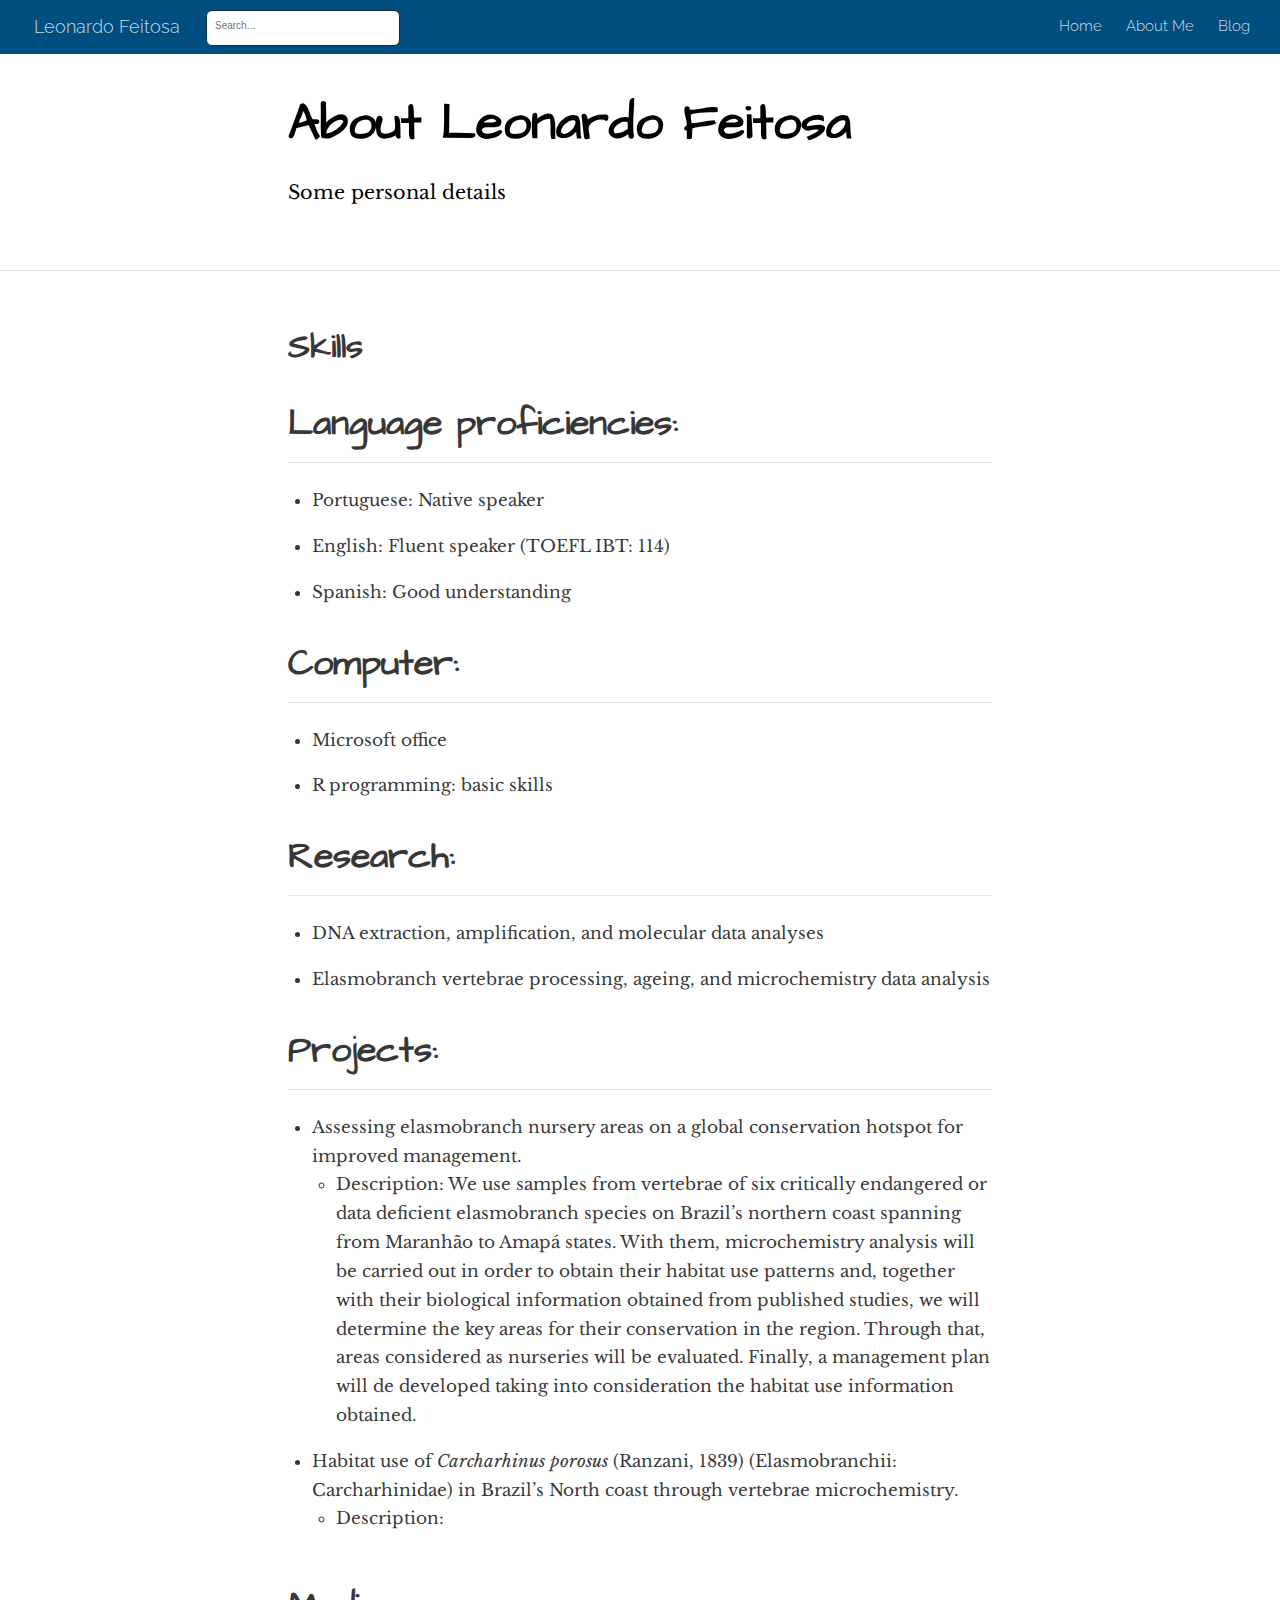
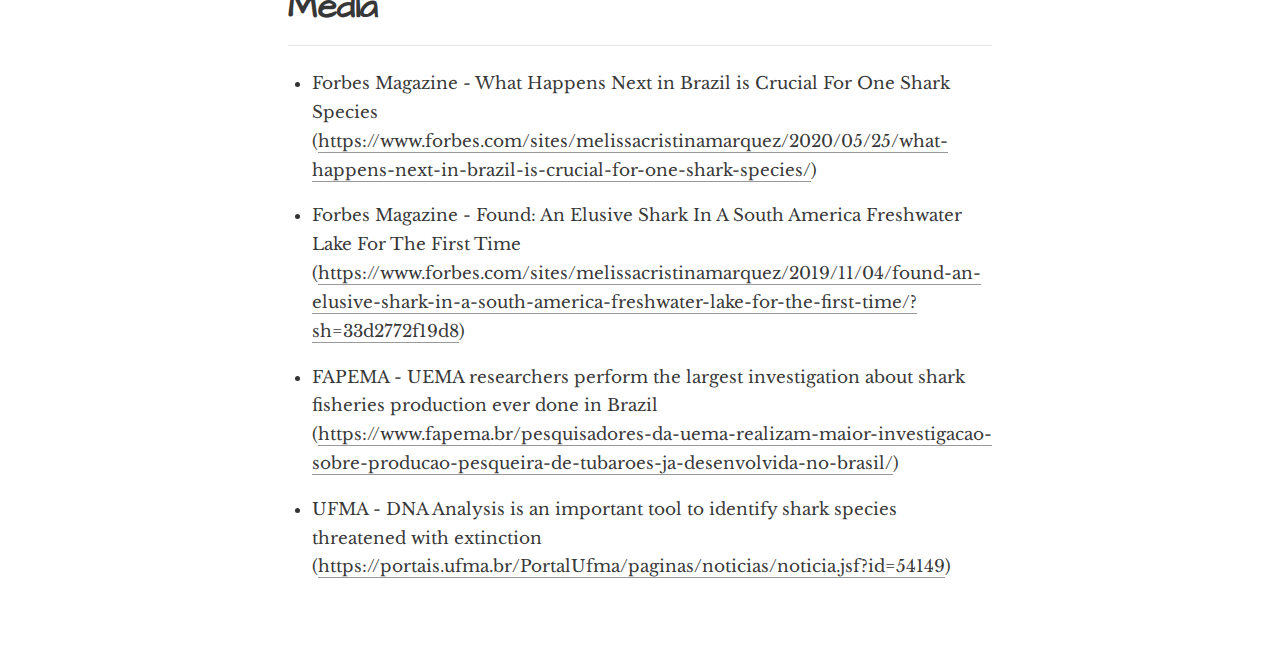
<file: docs/about.html>
<!DOCTYPE html>

<html xmlns="http://www.w3.org/1999/xhtml" lang="" xml:lang="">

<head>
  <meta charset="utf-8"/>
  <meta name="viewport" content="width=device-width, initial-scale=1"/>
  <meta http-equiv="X-UA-Compatible" content="IE=Edge,chrome=1"/>
  <meta name="generator" content="distill" />

  <style type="text/css">
  /* Hide doc at startup (prevent jankiness while JS renders/transforms) */
  body {
    visibility: hidden;
  }
  </style>

 <!--radix_placeholder_import_source-->
 <!--/radix_placeholder_import_source-->

<style type="text/css">code{white-space: pre;}</style>
<style type="text/css" data-origin="pandoc">
pre > code.sourceCode { white-space: pre; position: relative; }
pre > code.sourceCode > span { display: inline-block; line-height: 1.25; }
pre > code.sourceCode > span:empty { height: 1.2em; }
.sourceCode { overflow: visible; }
code.sourceCode > span { color: inherit; text-decoration: inherit; }
div.sourceCode { margin: 1em 0; }
pre.sourceCode { margin: 0; }
@media screen {
div.sourceCode { overflow: auto; }
}
@media print {
pre > code.sourceCode { white-space: pre-wrap; }
pre > code.sourceCode > span { text-indent: -5em; padding-left: 5em; }
}
pre.numberSource code
  { counter-reset: source-line 0; }
pre.numberSource code > span
  { position: relative; left: -4em; counter-increment: source-line; }
pre.numberSource code > span > a:first-child::before
  { content: counter(source-line);
    position: relative; left: -1em; text-align: right; vertical-align: baseline;
    border: none; display: inline-block;
    -webkit-touch-callout: none; -webkit-user-select: none;
    -khtml-user-select: none; -moz-user-select: none;
    -ms-user-select: none; user-select: none;
    padding: 0 4px; width: 4em;
    color: #aaaaaa;
  }
pre.numberSource { margin-left: 3em; border-left: 1px solid #aaaaaa;  padding-left: 4px; }
div.sourceCode
  {   }
@media screen {
pre > code.sourceCode > span > a:first-child::before { text-decoration: underline; }
}
code span.al { color: #ad0000; } /* Alert */
code span.an { color: #5e5e5e; } /* Annotation */
code span.at { color: #20794d; } /* Attribute */
code span.bn { color: #ad0000; } /* BaseN */
code span.bu { } /* BuiltIn */
code span.cf { color: #007ba5; } /* ControlFlow */
code span.ch { color: #20794d; } /* Char */
code span.cn { color: #8f5902; } /* Constant */
code span.co { color: #5e5e5e; } /* Comment */
code span.cv { color: #5e5e5e; font-style: italic; } /* CommentVar */
code span.do { color: #5e5e5e; font-style: italic; } /* Documentation */
code span.dt { color: #ad0000; } /* DataType */
code span.dv { color: #ad0000; } /* DecVal */
code span.er { color: #ad0000; } /* Error */
code span.ex { } /* Extension */
code span.fl { color: #ad0000; } /* Float */
code span.fu { color: #4758ab; } /* Function */
code span.im { } /* Import */
code span.in { color: #5e5e5e; } /* Information */
code span.kw { color: #007ba5; } /* Keyword */
code span.op { color: #5e5e5e; } /* Operator */
code span.ot { color: #007ba5; } /* Other */
code span.pp { color: #ad0000; } /* Preprocessor */
code span.sc { color: #20794d; } /* SpecialChar */
code span.ss { color: #20794d; } /* SpecialString */
code span.st { color: #20794d; } /* String */
code span.va { color: #111111; } /* Variable */
code span.vs { color: #20794d; } /* VerbatimString */
code span.wa { color: #5e5e5e; font-style: italic; } /* Warning */
</style>

  <!--radix_placeholder_meta_tags-->
  <title>Leonardo Feitosa: About Leonardo Feitosa</title>

  <meta property="description" itemprop="description" content="Some personal details"/>



  <!--  https://developers.facebook.com/docs/sharing/webmasters#markup -->
  <meta property="og:title" content="Leonardo Feitosa: About Leonardo Feitosa"/>
  <meta property="og:type" content="article"/>
  <meta property="og:description" content="Some personal details"/>
  <meta property="og:locale" content="en_US"/>
  <meta property="og:site_name" content="Leonardo Feitosa"/>

  <!--  https://dev.twitter.com/cards/types/summary -->
  <meta property="twitter:card" content="summary"/>
  <meta property="twitter:title" content="Leonardo Feitosa: About Leonardo Feitosa"/>
  <meta property="twitter:description" content="Some personal details"/>

  <!--/radix_placeholder_meta_tags-->
  <!--radix_placeholder_rmarkdown_metadata-->

  <script type="text/json" id="radix-rmarkdown-metadata">
  {"type":"list","attributes":{"names":{"type":"character","attributes":{},"value":["title","description"]}},"value":[{"type":"character","attributes":{},"value":["About Leonardo Feitosa"]},{"type":"character","attributes":{},"value":["Some personal details\n"]}]}
  </script>
  <!--/radix_placeholder_rmarkdown_metadata-->
  <!--radix_placeholder_navigation_in_header-->
  <meta name="distill:offset" content=""/>

  <script type="application/javascript">

    window.headroom_prevent_pin = false;

    window.document.addEventListener("DOMContentLoaded", function (event) {

      // initialize headroom for banner
      var header = $('header').get(0);
      var headerHeight = header.offsetHeight;
      var headroom = new Headroom(header, {
        tolerance: 5,
        onPin : function() {
          if (window.headroom_prevent_pin) {
            window.headroom_prevent_pin = false;
            headroom.unpin();
          }
        }
      });
      headroom.init();
      if(window.location.hash)
        headroom.unpin();
      $(header).addClass('headroom--transition');

      // offset scroll location for banner on hash change
      // (see: https://github.com/WickyNilliams/headroom.js/issues/38)
      window.addEventListener("hashchange", function(event) {
        window.scrollTo(0, window.pageYOffset - (headerHeight + 25));
      });

      // responsive menu
      $('.distill-site-header').each(function(i, val) {
        var topnav = $(this);
        var toggle = topnav.find('.nav-toggle');
        toggle.on('click', function() {
          topnav.toggleClass('responsive');
        });
      });

      // nav dropdowns
      $('.nav-dropbtn').click(function(e) {
        $(this).next('.nav-dropdown-content').toggleClass('nav-dropdown-active');
        $(this).parent().siblings('.nav-dropdown')
           .children('.nav-dropdown-content').removeClass('nav-dropdown-active');
      });
      $("body").click(function(e){
        $('.nav-dropdown-content').removeClass('nav-dropdown-active');
      });
      $(".nav-dropdown").click(function(e){
        e.stopPropagation();
      });
    });
  </script>

  <style type="text/css">

  /* Theme (user-documented overrideables for nav appearance) */

  .distill-site-nav {
    color: rgba(255, 255, 255, 0.8);
    background-color: #0F2E3D;
    font-size: 15px;
    font-weight: 300;
  }

  .distill-site-nav a {
    color: inherit;
    text-decoration: none;
  }

  .distill-site-nav a:hover {
    color: white;
  }

  @media print {
    .distill-site-nav {
      display: none;
    }
  }

  .distill-site-header {

  }

  .distill-site-footer {

  }


  /* Site Header */

  .distill-site-header {
    width: 100%;
    box-sizing: border-box;
    z-index: 3;
  }

  .distill-site-header .nav-left {
    display: inline-block;
    margin-left: 8px;
  }

  @media screen and (max-width: 768px) {
    .distill-site-header .nav-left {
      margin-left: 0;
    }
  }


  .distill-site-header .nav-right {
    float: right;
    margin-right: 8px;
  }

  .distill-site-header a,
  .distill-site-header .title {
    display: inline-block;
    text-align: center;
    padding: 14px 10px 14px 10px;
  }

  .distill-site-header .title {
    font-size: 18px;
    min-width: 150px;
  }

  .distill-site-header .logo {
    padding: 0;
  }

  .distill-site-header .logo img {
    display: none;
    max-height: 20px;
    width: auto;
    margin-bottom: -4px;
  }

  .distill-site-header .nav-image img {
    max-height: 18px;
    width: auto;
    display: inline-block;
    margin-bottom: -3px;
  }



  @media screen and (min-width: 1000px) {
    .distill-site-header .logo img {
      display: inline-block;
    }
    .distill-site-header .nav-left {
      margin-left: 20px;
    }
    .distill-site-header .nav-right {
      margin-right: 20px;
    }
    .distill-site-header .title {
      padding-left: 12px;
    }
  }


  .distill-site-header .nav-toggle {
    display: none;
  }

  .nav-dropdown {
    display: inline-block;
    position: relative;
  }

  .nav-dropdown .nav-dropbtn {
    border: none;
    outline: none;
    color: rgba(255, 255, 255, 0.8);
    padding: 16px 10px;
    background-color: transparent;
    font-family: inherit;
    font-size: inherit;
    font-weight: inherit;
    margin: 0;
    margin-top: 1px;
    z-index: 2;
  }

  .nav-dropdown-content {
    display: none;
    position: absolute;
    background-color: white;
    min-width: 200px;
    border: 1px solid rgba(0,0,0,0.15);
    border-radius: 4px;
    box-shadow: 0px 8px 16px 0px rgba(0,0,0,0.1);
    z-index: 1;
    margin-top: 2px;
    white-space: nowrap;
    padding-top: 4px;
    padding-bottom: 4px;
  }

  .nav-dropdown-content hr {
    margin-top: 4px;
    margin-bottom: 4px;
    border: none;
    border-bottom: 1px solid rgba(0, 0, 0, 0.1);
  }

  .nav-dropdown-active {
    display: block;
  }

  .nav-dropdown-content a, .nav-dropdown-content .nav-dropdown-header {
    color: black;
    padding: 6px 24px;
    text-decoration: none;
    display: block;
    text-align: left;
  }

  .nav-dropdown-content .nav-dropdown-header {
    display: block;
    padding: 5px 24px;
    padding-bottom: 0;
    text-transform: uppercase;
    font-size: 14px;
    color: #999999;
    white-space: nowrap;
  }

  .nav-dropdown:hover .nav-dropbtn {
    color: white;
  }

  .nav-dropdown-content a:hover {
    background-color: #ddd;
    color: black;
  }

  .nav-right .nav-dropdown-content {
    margin-left: -45%;
    right: 0;
  }

  @media screen and (max-width: 768px) {
    .distill-site-header a, .distill-site-header .nav-dropdown  {display: none;}
    .distill-site-header a.nav-toggle {
      float: right;
      display: block;
    }
    .distill-site-header .title {
      margin-left: 0;
    }
    .distill-site-header .nav-right {
      margin-right: 0;
    }
    .distill-site-header {
      overflow: hidden;
    }
    .nav-right .nav-dropdown-content {
      margin-left: 0;
    }
  }


  @media screen and (max-width: 768px) {
    .distill-site-header.responsive {position: relative; min-height: 500px; }
    .distill-site-header.responsive a.nav-toggle {
      position: absolute;
      right: 0;
      top: 0;
    }
    .distill-site-header.responsive a,
    .distill-site-header.responsive .nav-dropdown {
      display: block;
      text-align: left;
    }
    .distill-site-header.responsive .nav-left,
    .distill-site-header.responsive .nav-right {
      width: 100%;
    }
    .distill-site-header.responsive .nav-dropdown {float: none;}
    .distill-site-header.responsive .nav-dropdown-content {position: relative;}
    .distill-site-header.responsive .nav-dropdown .nav-dropbtn {
      display: block;
      width: 100%;
      text-align: left;
    }
  }

  /* Site Footer */

  .distill-site-footer {
    width: 100%;
    overflow: hidden;
    box-sizing: border-box;
    z-index: 3;
    margin-top: 30px;
    padding-top: 30px;
    padding-bottom: 30px;
    text-align: center;
  }

  /* Headroom */

  d-title {
    padding-top: 6rem;
  }

  @media print {
    d-title {
      padding-top: 4rem;
    }
  }

  .headroom {
    z-index: 1000;
    position: fixed;
    top: 0;
    left: 0;
    right: 0;
  }

  .headroom--transition {
    transition: all .4s ease-in-out;
  }

  .headroom--unpinned {
    top: -100px;
  }

  .headroom--pinned {
    top: 0;
  }

  /* adjust viewport for navbar height */
  /* helps vertically center bootstrap (non-distill) content */
  .min-vh-100 {
    min-height: calc(100vh - 100px) !important;
  }

  </style>

  <script src="site_libs/jquery-3.5.1/jquery-3.5.1.min.js"></script>
  <link href="site_libs/font-awesome-5.1.0/css/all.css" rel="stylesheet"/>
  <link href="site_libs/font-awesome-5.1.0/css/v4-shims.css" rel="stylesheet"/>
  <script src="site_libs/headroom-0.9.4/headroom.min.js"></script>
  <script src="site_libs/autocomplete-0.37.1/autocomplete.min.js"></script>
  <script src="site_libs/fuse-6.4.1/fuse.min.js"></script>

  <script type="application/javascript">

  function getMeta(metaName) {
    var metas = document.getElementsByTagName('meta');
    for (let i = 0; i < metas.length; i++) {
      if (metas[i].getAttribute('name') === metaName) {
        return metas[i].getAttribute('content');
      }
    }
    return '';
  }

  function offsetURL(url) {
    var offset = getMeta('distill:offset');
    return offset ? offset + '/' + url : url;
  }

  function createFuseIndex() {

    // create fuse index
    var options = {
      keys: [
        { name: 'title', weight: 20 },
        { name: 'categories', weight: 15 },
        { name: 'description', weight: 10 },
        { name: 'contents', weight: 5 },
      ],
      ignoreLocation: true,
      threshold: 0
    };
    var fuse = new window.Fuse([], options);

    // fetch the main search.json
    return fetch(offsetURL('search.json'))
      .then(function(response) {
        if (response.status == 200) {
          return response.json().then(function(json) {
            // index main articles
            json.articles.forEach(function(article) {
              fuse.add(article);
            });
            // download collections and index their articles
            return Promise.all(json.collections.map(function(collection) {
              return fetch(offsetURL(collection)).then(function(response) {
                if (response.status === 200) {
                  return response.json().then(function(articles) {
                    articles.forEach(function(article) {
                      fuse.add(article);
                    });
                  })
                } else {
                  return Promise.reject(
                    new Error('Unexpected status from search index request: ' +
                              response.status)
                  );
                }
              });
            })).then(function() {
              return fuse;
            });
          });

        } else {
          return Promise.reject(
            new Error('Unexpected status from search index request: ' +
                        response.status)
          );
        }
      });
  }

  window.document.addEventListener("DOMContentLoaded", function (event) {

    // get search element (bail if we don't have one)
    var searchEl = window.document.getElementById('distill-search');
    if (!searchEl)
      return;

    createFuseIndex()
      .then(function(fuse) {

        // make search box visible
        searchEl.classList.remove('hidden');

        // initialize autocomplete
        var options = {
          autoselect: true,
          hint: false,
          minLength: 2,
        };
        window.autocomplete(searchEl, options, [{
          source: function(query, callback) {
            const searchOptions = {
              isCaseSensitive: false,
              shouldSort: true,
              minMatchCharLength: 2,
              limit: 10,
            };
            var results = fuse.search(query, searchOptions);
            callback(results
              .map(function(result) { return result.item; })
            );
          },
          templates: {
            suggestion: function(suggestion) {
              var img = suggestion.preview && Object.keys(suggestion.preview).length > 0
                ? `<img src="${offsetURL(suggestion.preview)}"</img>`
                : '';
              var html = `
                <div class="search-item">
                  <h3>${suggestion.title}</h3>
                  <div class="search-item-description">
                    ${suggestion.description || ''}
                  </div>
                  <div class="search-item-preview">
                    ${img}
                  </div>
                </div>
              `;
              return html;
            }
          }
        }]).on('autocomplete:selected', function(event, suggestion) {
          window.location.href = offsetURL(suggestion.path);
        });
        // remove inline display style on autocompleter (we want to
        // manage responsive display via css)
        $('.algolia-autocomplete').css("display", "");
      })
      .catch(function(error) {
        console.log(error);
      });

  });

  </script>

  <style type="text/css">

  .nav-search {
    font-size: x-small;
  }

  /* Algolioa Autocomplete */

  .algolia-autocomplete {
    display: inline-block;
    margin-left: 10px;
    vertical-align: sub;
    background-color: white;
    color: black;
    padding: 6px;
    padding-top: 8px;
    padding-bottom: 0;
    border-radius: 6px;
    border: 1px #0F2E3D solid;
    width: 180px;
  }


  @media screen and (max-width: 768px) {
    .distill-site-nav .algolia-autocomplete {
      display: none;
      visibility: hidden;
    }
    .distill-site-nav.responsive .algolia-autocomplete {
      display: inline-block;
      visibility: visible;
    }
    .distill-site-nav.responsive .algolia-autocomplete .aa-dropdown-menu {
      margin-left: 0;
      width: 400px;
      max-height: 400px;
    }
  }

  .algolia-autocomplete .aa-input, .algolia-autocomplete .aa-hint {
    width: 90%;
    outline: none;
    border: none;
  }

  .algolia-autocomplete .aa-hint {
    color: #999;
  }
  .algolia-autocomplete .aa-dropdown-menu {
    width: 550px;
    max-height: 70vh;
    overflow-x: visible;
    overflow-y: scroll;
    padding: 5px;
    margin-top: 3px;
    margin-left: -150px;
    background-color: #fff;
    border-radius: 5px;
    border: 1px solid #999;
    border-top: none;
  }

  .algolia-autocomplete .aa-dropdown-menu .aa-suggestion {
    cursor: pointer;
    padding: 5px 4px;
    border-bottom: 1px solid #eee;
  }

  .algolia-autocomplete .aa-dropdown-menu .aa-suggestion:last-of-type {
    border-bottom: none;
    margin-bottom: 2px;
  }

  .algolia-autocomplete .aa-dropdown-menu .aa-suggestion .search-item {
    overflow: hidden;
    font-size: 0.8em;
    line-height: 1.4em;
  }

  .algolia-autocomplete .aa-dropdown-menu .aa-suggestion .search-item h3 {
    font-size: 1rem;
    margin-block-start: 0;
    margin-block-end: 5px;
  }

  .algolia-autocomplete .aa-dropdown-menu .aa-suggestion .search-item-description {
    display: inline-block;
    overflow: hidden;
    height: 2.8em;
    width: 80%;
    margin-right: 4%;
  }

  .algolia-autocomplete .aa-dropdown-menu .aa-suggestion .search-item-preview {
    display: inline-block;
    width: 15%;
  }

  .algolia-autocomplete .aa-dropdown-menu .aa-suggestion .search-item-preview img {
    height: 3em;
    width: auto;
    display: none;
  }

  .algolia-autocomplete .aa-dropdown-menu .aa-suggestion .search-item-preview img[src] {
    display: initial;
  }

  .algolia-autocomplete .aa-dropdown-menu .aa-suggestion.aa-cursor {
    background-color: #eee;
  }
  .algolia-autocomplete .aa-dropdown-menu .aa-suggestion em {
    font-weight: bold;
    font-style: normal;
  }

  </style>


  <!--/radix_placeholder_navigation_in_header-->
  <!--radix_placeholder_distill-->

  <style type="text/css">

  body {
    background-color: white;
  }

  .pandoc-table {
    width: 100%;
  }

  .pandoc-table>caption {
    margin-bottom: 10px;
  }

  .pandoc-table th:not([align]) {
    text-align: left;
  }

  .pagedtable-footer {
    font-size: 15px;
  }

  d-byline .byline {
    grid-template-columns: 2fr 2fr;
  }

  d-byline .byline h3 {
    margin-block-start: 1.5em;
  }

  d-byline .byline .authors-affiliations h3 {
    margin-block-start: 0.5em;
  }

  .authors-affiliations .orcid-id {
    width: 16px;
    height:16px;
    margin-left: 4px;
    margin-right: 4px;
    vertical-align: middle;
    padding-bottom: 2px;
  }

  d-title .dt-tags {
    margin-top: 1em;
    grid-column: text;
  }

  .dt-tags .dt-tag {
    text-decoration: none;
    display: inline-block;
    color: rgba(0,0,0,0.6);
    padding: 0em 0.4em;
    margin-right: 0.5em;
    margin-bottom: 0.4em;
    font-size: 70%;
    border: 1px solid rgba(0,0,0,0.2);
    border-radius: 3px;
    text-transform: uppercase;
    font-weight: 500;
  }

  d-article table.gt_table td,
  d-article table.gt_table th {
    border-bottom: none;
  }

  .html-widget {
    margin-bottom: 2.0em;
  }

  .l-screen-inset {
    padding-right: 16px;
  }

  .l-screen .caption {
    margin-left: 10px;
  }

  .shaded {
    background: rgb(247, 247, 247);
    padding-top: 20px;
    padding-bottom: 20px;
    border-top: 1px solid rgba(0, 0, 0, 0.1);
    border-bottom: 1px solid rgba(0, 0, 0, 0.1);
  }

  .shaded .html-widget {
    margin-bottom: 0;
    border: 1px solid rgba(0, 0, 0, 0.1);
  }

  .shaded .shaded-content {
    background: white;
  }

  .text-output {
    margin-top: 0;
    line-height: 1.5em;
  }

  .hidden {
    display: none !important;
  }

  d-article {
    padding-top: 2.5rem;
    padding-bottom: 30px;
  }

  d-appendix {
    padding-top: 30px;
  }

  d-article>p>img {
    width: 100%;
  }

  d-article h2 {
    margin: 1rem 0 1.5rem 0;
  }

  d-article h3 {
    margin-top: 1.5rem;
  }

  d-article iframe {
    border: 1px solid rgba(0, 0, 0, 0.1);
    margin-bottom: 2.0em;
    width: 100%;
  }

  /* Tweak code blocks */

  d-article div.sourceCode code,
  d-article pre code {
    font-family: Consolas, Monaco, 'Andale Mono', 'Ubuntu Mono', monospace;
  }

  d-article pre,
  d-article div.sourceCode,
  d-article div.sourceCode pre {
    overflow: auto;
  }

  d-article div.sourceCode {
    background-color: white;
  }

  d-article div.sourceCode pre {
    padding-left: 10px;
    font-size: 12px;
    border-left: 2px solid rgba(0,0,0,0.1);
  }

  d-article pre {
    font-size: 12px;
    color: black;
    background: none;
    margin-top: 0;
    text-align: left;
    white-space: pre;
    word-spacing: normal;
    word-break: normal;
    word-wrap: normal;
    line-height: 1.5;

    -moz-tab-size: 4;
    -o-tab-size: 4;
    tab-size: 4;

    -webkit-hyphens: none;
    -moz-hyphens: none;
    -ms-hyphens: none;
    hyphens: none;
  }

  d-article pre a {
    border-bottom: none;
  }

  d-article pre a:hover {
    border-bottom: none;
    text-decoration: underline;
  }

  d-article details {
    grid-column: text;
    margin-bottom: 0.8em;
  }

  @media(min-width: 768px) {

  d-article pre,
  d-article div.sourceCode,
  d-article div.sourceCode pre {
    overflow: visible !important;
  }

  d-article div.sourceCode pre {
    padding-left: 18px;
    font-size: 14px;
  }

  d-article pre {
    font-size: 14px;
  }

  }

  figure img.external {
    background: white;
    border: 1px solid rgba(0, 0, 0, 0.1);
    box-shadow: 0 1px 8px rgba(0, 0, 0, 0.1);
    padding: 18px;
    box-sizing: border-box;
  }

  /* CSS for d-contents */

  .d-contents {
    grid-column: text;
    color: rgba(0,0,0,0.8);
    font-size: 0.9em;
    padding-bottom: 1em;
    margin-bottom: 1em;
    padding-bottom: 0.5em;
    margin-bottom: 1em;
    padding-left: 0.25em;
    justify-self: start;
  }

  @media(min-width: 1000px) {
    .d-contents.d-contents-float {
      height: 0;
      grid-column-start: 1;
      grid-column-end: 4;
      justify-self: center;
      padding-right: 3em;
      padding-left: 2em;
    }
  }

  .d-contents nav h3 {
    font-size: 18px;
    margin-top: 0;
    margin-bottom: 1em;
  }

  .d-contents li {
    list-style-type: none
  }

  .d-contents nav > ul {
    padding-left: 0;
  }

  .d-contents ul {
    padding-left: 1em
  }

  .d-contents nav ul li {
    margin-top: 0.6em;
    margin-bottom: 0.2em;
  }

  .d-contents nav a {
    font-size: 13px;
    border-bottom: none;
    text-decoration: none
    color: rgba(0, 0, 0, 0.8);
  }

  .d-contents nav a:hover {
    text-decoration: underline solid rgba(0, 0, 0, 0.6)
  }

  .d-contents nav > ul > li > a {
    font-weight: 600;
  }

  .d-contents nav > ul > li > ul {
    font-weight: inherit;
  }

  .d-contents nav > ul > li > ul > li {
    margin-top: 0.2em;
  }


  .d-contents nav ul {
    margin-top: 0;
    margin-bottom: 0.25em;
  }

  .d-article-with-toc h2:nth-child(2) {
    margin-top: 0;
  }


  /* Figure */

  .figure {
    position: relative;
    margin-bottom: 2.5em;
    margin-top: 1.5em;
  }

  .figure img {
    width: 100%;
  }

  .figure .caption {
    color: rgba(0, 0, 0, 0.6);
    font-size: 12px;
    line-height: 1.5em;
  }

  .figure img.external {
    background: white;
    border: 1px solid rgba(0, 0, 0, 0.1);
    box-shadow: 0 1px 8px rgba(0, 0, 0, 0.1);
    padding: 18px;
    box-sizing: border-box;
  }

  .figure .caption a {
    color: rgba(0, 0, 0, 0.6);
  }

  .figure .caption b,
  .figure .caption strong, {
    font-weight: 600;
    color: rgba(0, 0, 0, 1.0);
  }

  /* Citations */

  d-article .citation {
    color: inherit;
    cursor: inherit;
  }

  div.hanging-indent{
    margin-left: 1em; text-indent: -1em;
  }

  /* Citation hover box */

  .tippy-box[data-theme~=light-border] {
    background-color: rgba(250, 250, 250, 0.95);
  }

  .tippy-content > p {
    margin-bottom: 0;
    padding: 2px;
  }


  /* Tweak 1000px media break to show more text */

  @media(min-width: 1000px) {
    .base-grid,
    distill-header,
    d-title,
    d-abstract,
    d-article,
    d-appendix,
    distill-appendix,
    d-byline,
    d-footnote-list,
    d-citation-list,
    distill-footer {
      grid-template-columns: [screen-start] 1fr [page-start kicker-start] 80px [middle-start] 50px [text-start kicker-end] 65px 65px 65px 65px 65px 65px 65px 65px [text-end gutter-start] 65px [middle-end] 65px [page-end gutter-end] 1fr [screen-end];
      grid-column-gap: 16px;
    }

    .grid {
      grid-column-gap: 16px;
    }

    d-article {
      font-size: 1.06rem;
      line-height: 1.7em;
    }
    figure .caption, .figure .caption, figure figcaption {
      font-size: 13px;
    }
  }

  @media(min-width: 1180px) {
    .base-grid,
    distill-header,
    d-title,
    d-abstract,
    d-article,
    d-appendix,
    distill-appendix,
    d-byline,
    d-footnote-list,
    d-citation-list,
    distill-footer {
      grid-template-columns: [screen-start] 1fr [page-start kicker-start] 60px [middle-start] 60px [text-start kicker-end] 60px 60px 60px 60px 60px 60px 60px 60px [text-end gutter-start] 60px [middle-end] 60px [page-end gutter-end] 1fr [screen-end];
      grid-column-gap: 32px;
    }

    .grid {
      grid-column-gap: 32px;
    }
  }


  /* Get the citation styles for the appendix (not auto-injected on render since
     we do our own rendering of the citation appendix) */

  d-appendix .citation-appendix,
  .d-appendix .citation-appendix {
    font-size: 11px;
    line-height: 15px;
    border-left: 1px solid rgba(0, 0, 0, 0.1);
    padding-left: 18px;
    border: 1px solid rgba(0,0,0,0.1);
    background: rgba(0, 0, 0, 0.02);
    padding: 10px 18px;
    border-radius: 3px;
    color: rgba(150, 150, 150, 1);
    overflow: hidden;
    margin-top: -12px;
    white-space: pre-wrap;
    word-wrap: break-word;
  }

  /* Include appendix styles here so they can be overridden */

  d-appendix {
    contain: layout style;
    font-size: 0.8em;
    line-height: 1.7em;
    margin-top: 60px;
    margin-bottom: 0;
    border-top: 1px solid rgba(0, 0, 0, 0.1);
    color: rgba(0,0,0,0.5);
    padding-top: 60px;
    padding-bottom: 48px;
  }

  d-appendix h3 {
    grid-column: page-start / text-start;
    font-size: 15px;
    font-weight: 500;
    margin-top: 1em;
    margin-bottom: 0;
    color: rgba(0,0,0,0.65);
  }

  d-appendix h3 + * {
    margin-top: 1em;
  }

  d-appendix ol {
    padding: 0 0 0 15px;
  }

  @media (min-width: 768px) {
    d-appendix ol {
      padding: 0 0 0 30px;
      margin-left: -30px;
    }
  }

  d-appendix li {
    margin-bottom: 1em;
  }

  d-appendix a {
    color: rgba(0, 0, 0, 0.6);
  }

  d-appendix > * {
    grid-column: text;
  }

  d-appendix > d-footnote-list,
  d-appendix > d-citation-list,
  d-appendix > distill-appendix {
    grid-column: screen;
  }

  /* Include footnote styles here so they can be overridden */

  d-footnote-list {
    contain: layout style;
  }

  d-footnote-list > * {
    grid-column: text;
  }

  d-footnote-list a.footnote-backlink {
    color: rgba(0,0,0,0.3);
    padding-left: 0.5em;
  }



  /* Anchor.js */

  .anchorjs-link {
    /*transition: all .25s linear; */
    text-decoration: none;
    border-bottom: none;
  }
  *:hover > .anchorjs-link {
    margin-left: -1.125em !important;
    text-decoration: none;
    border-bottom: none;
  }

  /* Social footer */

  .social_footer {
    margin-top: 30px;
    margin-bottom: 0;
    color: rgba(0,0,0,0.67);
  }

  .disqus-comments {
    margin-right: 30px;
  }

  .disqus-comment-count {
    border-bottom: 1px solid rgba(0, 0, 0, 0.4);
    cursor: pointer;
  }

  #disqus_thread {
    margin-top: 30px;
  }

  .article-sharing a {
    border-bottom: none;
    margin-right: 8px;
  }

  .article-sharing a:hover {
    border-bottom: none;
  }

  .sidebar-section.subscribe {
    font-size: 12px;
    line-height: 1.6em;
  }

  .subscribe p {
    margin-bottom: 0.5em;
  }


  .article-footer .subscribe {
    font-size: 15px;
    margin-top: 45px;
  }


  .sidebar-section.custom {
    font-size: 12px;
    line-height: 1.6em;
  }

  .custom p {
    margin-bottom: 0.5em;
  }

  /* Styles for listing layout (hide title) */
  .layout-listing d-title, .layout-listing .d-title {
    display: none;
  }

  /* Styles for posts lists (not auto-injected) */


  .posts-with-sidebar {
    padding-left: 45px;
    padding-right: 45px;
  }

  .posts-list .description h2,
  .posts-list .description p {
    font-family: -apple-system, BlinkMacSystemFont, "Segoe UI", Roboto, Oxygen, Ubuntu, Cantarell, "Fira Sans", "Droid Sans", "Helvetica Neue", Arial, sans-serif;
  }

  .posts-list .description h2 {
    font-weight: 700;
    border-bottom: none;
    padding-bottom: 0;
  }

  .posts-list h2.post-tag {
    border-bottom: 1px solid rgba(0, 0, 0, 0.2);
    padding-bottom: 12px;
  }
  .posts-list {
    margin-top: 60px;
    margin-bottom: 24px;
  }

  .posts-list .post-preview {
    text-decoration: none;
    overflow: hidden;
    display: block;
    border-bottom: 1px solid rgba(0, 0, 0, 0.1);
    padding: 24px 0;
  }

  .post-preview-last {
    border-bottom: none !important;
  }

  .posts-list .posts-list-caption {
    grid-column: screen;
    font-weight: 400;
  }

  .posts-list .post-preview h2 {
    margin: 0 0 6px 0;
    line-height: 1.2em;
    font-style: normal;
    font-size: 24px;
  }

  .posts-list .post-preview p {
    margin: 0 0 12px 0;
    line-height: 1.4em;
    font-size: 16px;
  }

  .posts-list .post-preview .thumbnail {
    box-sizing: border-box;
    margin-bottom: 24px;
    position: relative;
    max-width: 500px;
  }
  .posts-list .post-preview img {
    width: 100%;
    display: block;
  }

  .posts-list .metadata {
    font-size: 12px;
    line-height: 1.4em;
    margin-bottom: 18px;
  }

  .posts-list .metadata > * {
    display: inline-block;
  }

  .posts-list .metadata .publishedDate {
    margin-right: 2em;
  }

  .posts-list .metadata .dt-authors {
    display: block;
    margin-top: 0.3em;
    margin-right: 2em;
  }

  .posts-list .dt-tags {
    display: block;
    line-height: 1em;
  }

  .posts-list .dt-tags .dt-tag {
    display: inline-block;
    color: rgba(0,0,0,0.6);
    padding: 0.3em 0.4em;
    margin-right: 0.2em;
    margin-bottom: 0.4em;
    font-size: 60%;
    border: 1px solid rgba(0,0,0,0.2);
    border-radius: 3px;
    text-transform: uppercase;
    font-weight: 500;
  }

  .posts-list img {
    opacity: 1;
  }

  .posts-list img[data-src] {
    opacity: 0;
  }

  .posts-more {
    clear: both;
  }


  .posts-sidebar {
    font-size: 16px;
  }

  .posts-sidebar h3 {
    font-size: 16px;
    margin-top: 0;
    margin-bottom: 0.5em;
    font-weight: 400;
    text-transform: uppercase;
  }

  .sidebar-section {
    margin-bottom: 30px;
  }

  .categories ul {
    list-style-type: none;
    margin: 0;
    padding: 0;
  }

  .categories li {
    color: rgba(0, 0, 0, 0.8);
    margin-bottom: 0;
  }

  .categories li>a {
    border-bottom: none;
  }

  .categories li>a:hover {
    border-bottom: 1px solid rgba(0, 0, 0, 0.4);
  }

  .categories .active {
    font-weight: 600;
  }

  .categories .category-count {
    color: rgba(0, 0, 0, 0.4);
  }


  @media(min-width: 768px) {
    .posts-list .post-preview h2 {
      font-size: 26px;
    }
    .posts-list .post-preview .thumbnail {
      float: right;
      width: 30%;
      margin-bottom: 0;
    }
    .posts-list .post-preview .description {
      float: left;
      width: 45%;
    }
    .posts-list .post-preview .metadata {
      float: left;
      width: 20%;
      margin-top: 8px;
    }
    .posts-list .post-preview p {
      margin: 0 0 12px 0;
      line-height: 1.5em;
      font-size: 16px;
    }
    .posts-with-sidebar .posts-list {
      float: left;
      width: 75%;
    }
    .posts-with-sidebar .posts-sidebar {
      float: right;
      width: 20%;
      margin-top: 60px;
      padding-top: 24px;
      padding-bottom: 24px;
    }
  }


  /* Improve display for browsers without grid (IE/Edge <= 15) */

  .downlevel {
    line-height: 1.6em;
    font-family: -apple-system, BlinkMacSystemFont, "Segoe UI", Roboto, Oxygen, Ubuntu, Cantarell, "Fira Sans", "Droid Sans", "Helvetica Neue", Arial, sans-serif;
    margin: 0;
  }

  .downlevel .d-title {
    padding-top: 6rem;
    padding-bottom: 1.5rem;
  }

  .downlevel .d-title h1 {
    font-size: 50px;
    font-weight: 700;
    line-height: 1.1em;
    margin: 0 0 0.5rem;
  }

  .downlevel .d-title p {
    font-weight: 300;
    font-size: 1.2rem;
    line-height: 1.55em;
    margin-top: 0;
  }

  .downlevel .d-byline {
    padding-top: 0.8em;
    padding-bottom: 0.8em;
    font-size: 0.8rem;
    line-height: 1.8em;
  }

  .downlevel .section-separator {
    border: none;
    border-top: 1px solid rgba(0, 0, 0, 0.1);
  }

  .downlevel .d-article {
    font-size: 1.06rem;
    line-height: 1.7em;
    padding-top: 1rem;
    padding-bottom: 2rem;
  }


  .downlevel .d-appendix {
    padding-left: 0;
    padding-right: 0;
    max-width: none;
    font-size: 0.8em;
    line-height: 1.7em;
    margin-bottom: 0;
    color: rgba(0,0,0,0.5);
    padding-top: 40px;
    padding-bottom: 48px;
  }

  .downlevel .footnotes ol {
    padding-left: 13px;
  }

  .downlevel .base-grid,
  .downlevel .distill-header,
  .downlevel .d-title,
  .downlevel .d-abstract,
  .downlevel .d-article,
  .downlevel .d-appendix,
  .downlevel .distill-appendix,
  .downlevel .d-byline,
  .downlevel .d-footnote-list,
  .downlevel .d-citation-list,
  .downlevel .distill-footer,
  .downlevel .appendix-bottom,
  .downlevel .posts-container {
    padding-left: 40px;
    padding-right: 40px;
  }

  @media(min-width: 768px) {
    .downlevel .base-grid,
    .downlevel .distill-header,
    .downlevel .d-title,
    .downlevel .d-abstract,
    .downlevel .d-article,
    .downlevel .d-appendix,
    .downlevel .distill-appendix,
    .downlevel .d-byline,
    .downlevel .d-footnote-list,
    .downlevel .d-citation-list,
    .downlevel .distill-footer,
    .downlevel .appendix-bottom,
    .downlevel .posts-container {
    padding-left: 150px;
    padding-right: 150px;
    max-width: 900px;
  }
  }

  .downlevel pre code {
    display: block;
    border-left: 2px solid rgba(0, 0, 0, .1);
    padding: 0 0 0 20px;
    font-size: 14px;
  }

  .downlevel code, .downlevel pre {
    color: black;
    background: none;
    font-family: Consolas, Monaco, 'Andale Mono', 'Ubuntu Mono', monospace;
    text-align: left;
    white-space: pre;
    word-spacing: normal;
    word-break: normal;
    word-wrap: normal;
    line-height: 1.5;

    -moz-tab-size: 4;
    -o-tab-size: 4;
    tab-size: 4;

    -webkit-hyphens: none;
    -moz-hyphens: none;
    -ms-hyphens: none;
    hyphens: none;
  }

  .downlevel .posts-list .post-preview {
    color: inherit;
  }



  </style>

  <script type="application/javascript">

  function is_downlevel_browser() {
    if (bowser.isUnsupportedBrowser({ msie: "12", msedge: "16"},
                                   window.navigator.userAgent)) {
      return true;
    } else {
      return window.load_distill_framework === undefined;
    }
  }

  // show body when load is complete
  function on_load_complete() {

    // add anchors
    if (window.anchors) {
      window.anchors.options.placement = 'left';
      window.anchors.add('d-article > h2, d-article > h3, d-article > h4, d-article > h5');
    }


    // set body to visible
    document.body.style.visibility = 'visible';

    // force redraw for leaflet widgets
    if (window.HTMLWidgets) {
      var maps = window.HTMLWidgets.findAll(".leaflet");
      $.each(maps, function(i, el) {
        var map = this.getMap();
        map.invalidateSize();
        map.eachLayer(function(layer) {
          if (layer instanceof L.TileLayer)
            layer.redraw();
        });
      });
    }

    // trigger 'shown' so htmlwidgets resize
    $('d-article').trigger('shown');
  }

  function init_distill() {

    init_common();

    // create front matter
    var front_matter = $('<d-front-matter></d-front-matter>');
    $('#distill-front-matter').wrap(front_matter);

    // create d-title
    $('.d-title').changeElementType('d-title');

    // create d-byline
    var byline = $('<d-byline></d-byline>');
    $('.d-byline').replaceWith(byline);

    // create d-article
    var article = $('<d-article></d-article>');
    $('.d-article').wrap(article).children().unwrap();

    // move posts container into article
    $('.posts-container').appendTo($('d-article'));

    // create d-appendix
    $('.d-appendix').changeElementType('d-appendix');

    // flag indicating that we have appendix items
    var appendix = $('.appendix-bottom').children('h3').length > 0;

    // replace footnotes with <d-footnote>
    $('.footnote-ref').each(function(i, val) {
      appendix = true;
      var href = $(this).attr('href');
      var id = href.replace('#', '');
      var fn = $('#' + id);
      var fn_p = $('#' + id + '>p');
      fn_p.find('.footnote-back').remove();
      var text = fn_p.html();
      var dtfn = $('<d-footnote></d-footnote>');
      dtfn.html(text);
      $(this).replaceWith(dtfn);
    });
    // remove footnotes
    $('.footnotes').remove();

    // move refs into #references-listing
    $('#references-listing').replaceWith($('#refs'));

    $('h1.appendix, h2.appendix').each(function(i, val) {
      $(this).changeElementType('h3');
    });
    $('h3.appendix').each(function(i, val) {
      var id = $(this).attr('id');
      $('.d-contents a[href="#' + id + '"]').parent().remove();
      appendix = true;
      $(this).nextUntil($('h1, h2, h3')).addBack().appendTo($('d-appendix'));
    });

    // show d-appendix if we have appendix content
    $("d-appendix").css('display', appendix ? 'grid' : 'none');

    // localize layout chunks to just output
    $('.layout-chunk').each(function(i, val) {

      // capture layout
      var layout = $(this).attr('data-layout');

      // apply layout to markdown level block elements
      var elements = $(this).children().not('details, div.sourceCode, pre, script');
      elements.each(function(i, el) {
        var layout_div = $('<div class="' + layout + '"></div>');
        if (layout_div.hasClass('shaded')) {
          var shaded_content = $('<div class="shaded-content"></div>');
          $(this).wrap(shaded_content);
          $(this).parent().wrap(layout_div);
        } else {
          $(this).wrap(layout_div);
        }
      });


      // unwrap the layout-chunk div
      $(this).children().unwrap();
    });

    // remove code block used to force  highlighting css
    $('.distill-force-highlighting-css').parent().remove();

    // remove empty line numbers inserted by pandoc when using a
    // custom syntax highlighting theme
    $('code.sourceCode a:empty').remove();

    // load distill framework
    load_distill_framework();

    // wait for window.distillRunlevel == 4 to do post processing
    function distill_post_process() {

      if (!window.distillRunlevel || window.distillRunlevel < 4)
        return;

      // hide author/affiliations entirely if we have no authors
      var front_matter = JSON.parse($("#distill-front-matter").html());
      var have_authors = front_matter.authors && front_matter.authors.length > 0;
      if (!have_authors)
        $('d-byline').addClass('hidden');

      // article with toc class
      $('.d-contents').parent().addClass('d-article-with-toc');

      // strip links that point to #
      $('.authors-affiliations').find('a[href="#"]').removeAttr('href');

      // add orcid ids
      $('.authors-affiliations').find('.author').each(function(i, el) {
        var orcid_id = front_matter.authors[i].orcidID;
        if (orcid_id) {
          var a = $('<a></a>');
          a.attr('href', 'https://orcid.org/' + orcid_id);
          var img = $('<img></img>');
          img.addClass('orcid-id');
          img.attr('alt', 'ORCID ID');
          img.attr('src','[data-uri]');
          a.append(img);
          $(this).append(a);
        }
      });

      // hide elements of author/affiliations grid that have no value
      function hide_byline_column(caption) {
        $('d-byline').find('h3:contains("' + caption + '")').parent().css('visibility', 'hidden');
      }

      // affiliations
      var have_affiliations = false;
      for (var i = 0; i<front_matter.authors.length; ++i) {
        var author = front_matter.authors[i];
        if (author.affiliation !== "&nbsp;") {
          have_affiliations = true;
          break;
        }
      }
      if (!have_affiliations)
        $('d-byline').find('h3:contains("Affiliations")').css('visibility', 'hidden');

      // published date
      if (!front_matter.publishedDate)
        hide_byline_column("Published");

      // document object identifier
      var doi = $('d-byline').find('h3:contains("DOI")');
      var doi_p = doi.next().empty();
      if (!front_matter.doi) {
        // if we have a citation and valid citationText then link to that
        if ($('#citation').length > 0 && front_matter.citationText) {
          doi.html('Citation');
          $('<a href="#citation"></a>')
            .text(front_matter.citationText)
            .appendTo(doi_p);
        } else {
          hide_byline_column("DOI");
        }
      } else {
        $('<a></a>')
           .attr('href', "https://doi.org/" + front_matter.doi)
           .html(front_matter.doi)
           .appendTo(doi_p);
      }

       // change plural form of authors/affiliations
      if (front_matter.authors.length === 1) {
        var grid = $('.authors-affiliations');
        grid.children('h3:contains("Authors")').text('Author');
        grid.children('h3:contains("Affiliations")').text('Affiliation');
      }

      // remove d-appendix and d-footnote-list local styles
      $('d-appendix > style:first-child').remove();
      $('d-footnote-list > style:first-child').remove();

      // move appendix-bottom entries to the bottom
      $('.appendix-bottom').appendTo('d-appendix').children().unwrap();
      $('.appendix-bottom').remove();

      // hoverable references
      $('span.citation[data-cites]').each(function() {
        var refHtml = $('#ref-' + $(this).attr('data-cites')).html();
        window.tippy(this, {
          allowHTML: true,
          content: refHtml,
          maxWidth: 500,
          interactive: true,
          interactiveBorder: 10,
          theme: 'light-border',
          placement: 'bottom-start'
        });
      });

      // clear polling timer
      clearInterval(tid);

      // show body now that everything is ready
      on_load_complete();
    }

    var tid = setInterval(distill_post_process, 50);
    distill_post_process();

  }

  function init_downlevel() {

    init_common();

     // insert hr after d-title
    $('.d-title').after($('<hr class="section-separator"/>'));

    // check if we have authors
    var front_matter = JSON.parse($("#distill-front-matter").html());
    var have_authors = front_matter.authors && front_matter.authors.length > 0;

    // manage byline/border
    if (!have_authors)
      $('.d-byline').remove();
    $('.d-byline').after($('<hr class="section-separator"/>'));
    $('.d-byline a').remove();

    // remove toc
    $('.d-contents').remove();

    // move appendix elements
    $('h1.appendix, h2.appendix').each(function(i, val) {
      $(this).changeElementType('h3');
    });
    $('h3.appendix').each(function(i, val) {
      $(this).nextUntil($('h1, h2, h3')).addBack().appendTo($('.d-appendix'));
    });


    // inject headers into references and footnotes
    var refs_header = $('<h3></h3>');
    refs_header.text('References');
    $('#refs').prepend(refs_header);

    var footnotes_header = $('<h3></h3');
    footnotes_header.text('Footnotes');
    $('.footnotes').children('hr').first().replaceWith(footnotes_header);

    // move appendix-bottom entries to the bottom
    $('.appendix-bottom').appendTo('.d-appendix').children().unwrap();
    $('.appendix-bottom').remove();

    // remove appendix if it's empty
    if ($('.d-appendix').children().length === 0)
      $('.d-appendix').remove();

    // prepend separator above appendix
    $('.d-appendix').before($('<hr class="section-separator" style="clear: both"/>'));

    // trim code
    $('pre>code').each(function(i, val) {
      $(this).html($.trim($(this).html()));
    });

    // move posts-container right before article
    $('.posts-container').insertBefore($('.d-article'));

    $('body').addClass('downlevel');

    on_load_complete();
  }


  function init_common() {

    // jquery plugin to change element types
    (function($) {
      $.fn.changeElementType = function(newType) {
        var attrs = {};

        $.each(this[0].attributes, function(idx, attr) {
          attrs[attr.nodeName] = attr.nodeValue;
        });

        this.replaceWith(function() {
          return $("<" + newType + "/>", attrs).append($(this).contents());
        });
      };
    })(jQuery);

    // prevent underline for linked images
    $('a > img').parent().css({'border-bottom' : 'none'});

    // mark non-body figures created by knitr chunks as 100% width
    $('.layout-chunk').each(function(i, val) {
      var figures = $(this).find('img, .html-widget');
      if ($(this).attr('data-layout') !== "l-body") {
        figures.css('width', '100%');
      } else {
        figures.css('max-width', '100%');
        figures.filter("[width]").each(function(i, val) {
          var fig = $(this);
          fig.css('width', fig.attr('width') + 'px');
        });

      }
    });

    // auto-append index.html to post-preview links in file: protocol
    // and in rstudio ide preview
    $('.post-preview').each(function(i, val) {
      if (window.location.protocol === "file:")
        $(this).attr('href', $(this).attr('href') + "index.html");
    });

    // get rid of index.html references in header
    if (window.location.protocol !== "file:") {
      $('.distill-site-header a[href]').each(function(i,val) {
        $(this).attr('href', $(this).attr('href').replace("index.html", "./"));
      });
    }

    // add class to pandoc style tables
    $('tr.header').parent('thead').parent('table').addClass('pandoc-table');
    $('.kable-table').children('table').addClass('pandoc-table');

    // add figcaption style to table captions
    $('caption').parent('table').addClass("figcaption");

    // initialize posts list
    if (window.init_posts_list)
      window.init_posts_list();

    // implmement disqus comment link
    $('.disqus-comment-count').click(function() {
      window.headroom_prevent_pin = true;
      $('#disqus_thread').toggleClass('hidden');
      if (!$('#disqus_thread').hasClass('hidden')) {
        var offset = $(this).offset();
        $(window).resize();
        $('html, body').animate({
          scrollTop: offset.top - 35
        });
      }
    });
  }

  document.addEventListener('DOMContentLoaded', function() {
    if (is_downlevel_browser())
      init_downlevel();
    else
      window.addEventListener('WebComponentsReady', init_distill);
  });

  </script>

  <style type="text/css">
  /* base variables */

  /* Edit the CSS properties in this file to create a custom
     Distill theme. Only edit values in the right column
     for each row; values shown are the CSS defaults.
     To return any property to the default,
     you may set its value to: unset
     All rows must end with a semi-colon.                      */

  /* Optional: embed custom fonts here with `@import`          */
  /* This must remain at the top of this file.                 */



  html {
    /*-- Main font sizes --*/
    --title-size:      50px;
    --body-size:       1.06rem;
    --code-size:       14px;
    --aside-size:      12px;
    --fig-cap-size:    13px;
    /*-- Main font colors --*/
    --title-color:     #000000;
    --header-color:    rgba(0, 0, 0, 0.8);
    --body-color:      rgba(0, 0, 0, 0.8);
    --aside-color:     rgba(0, 0, 0, 0.6);
    --fig-cap-color:   rgba(0, 0, 0, 0.6);
    /*-- Specify custom fonts ~~~ must be imported above   --*/
    --heading-font:    sans-serif;
    --mono-font:       monospace;
    --body-font:       sans-serif;
    --navbar-font:     sans-serif;  /* websites + blogs only */
  }

  /*-- ARTICLE METADATA --*/
  d-byline {
    --heading-size:    0.6rem;
    --heading-color:   rgba(0, 0, 0, 0.5);
    --body-size:       0.8rem;
    --body-color:      rgba(0, 0, 0, 0.8);
  }

  /*-- ARTICLE TABLE OF CONTENTS --*/
  .d-contents {
    --heading-size:    18px;
    --contents-size:   13px;
  }

  /*-- ARTICLE APPENDIX --*/
  d-appendix {
    --heading-size:    15px;
    --heading-color:   rgba(0, 0, 0, 0.65);
    --text-size:       0.8em;
    --text-color:      rgba(0, 0, 0, 0.5);
  }

  /*-- WEBSITE HEADER + FOOTER --*/
  /* These properties only apply to Distill sites and blogs  */

  .distill-site-header {
    --title-size:       18px;
    --text-color:       rgba(255, 255, 255, 0.8);
    --text-size:        15px;
    --hover-color:      white;
    --bkgd-color:       #0F2E3D;
  }

  .distill-site-footer {
    --text-color:       rgba(255, 255, 255, 0.8);
    --text-size:        15px;
    --hover-color:      white;
    --bkgd-color:       #0F2E3D;
  }

  /*-- Additional custom styles --*/
  /* Add any additional CSS rules below                      */
  </style>
  <style type="text/css">
  /* base variables */

  /* Edit the CSS properties in this file to create a custom
     Distill theme. Only edit values in the right column
     for each row; values shown are the CSS defaults.
     To return any property to the default,
     you may set its value to: unset
     All rows must end with a semi-colon.                      */

  /* Optional: embed custom fonts here with `@import`          */
  /* This must remain at the top of this file.                 */

  @import url('https://fonts.googleapis.com/css2?family=Architects+Daughter&display=swap');
  @import url('https://fonts.googleapis.com/css2?family=Raleway&display=swap');
  @import url('https://fonts.googleapis.com/css2?family=Libre+Baskerville&display=swap');

  html {
    /*-- Main font sizes --*/
    --title-size:      50px;
    --body-size:       1.06rem;
    --code-size:       14px;
    --aside-size:      12px;
    --fig-cap-size:    13px;
    /*-- Main font colors --*/
    --title-color:     #000000;
    --header-color:    rgba(0, 0, 0, 0.8);
    --body-color:      rgba(0, 0, 0, 0.8);
    --aside-color:     rgba(0, 0, 0, 0.6);
    --fig-cap-color:   rgba(0, 0, 0, 0.6);
    /*-- Specify custom fonts ~~~ must be imported above   --*/
    --heading-font:    "Architects Daughter"; cursive;
    --mono-font:       "Raleway"; sans-serif;
    --body-font:       "Libre Baskerville"; serif;
    --navbar-font:     "Raleway"; sans-serif;  /* websites + blogs only */
  }

  /*-- ARTICLE METADATA --*/
  d-byline {
    --heading-size:    0.6rem;
    --heading-color:   rgba(0, 0, 0, 0.5);
    --body-size:       0.8rem;
    --body-color:      rgba(0, 0, 0, 0.8);
  }

  /*-- ARTICLE TABLE OF CONTENTS --*/
  .d-contents {
    --heading-size:    18px;
    --contents-size:   13px;
  }

  /*-- ARTICLE APPENDIX --*/
  d-appendix {
    --heading-size:    15px;
    --heading-color:   rgba(0, 0, 0, 0.65);
    --text-size:       0.8em;
    --text-color:      rgba(0, 0, 0, 0.5);
  }

  /*-- WEBSITE HEADER + FOOTER --*/
  /* These properties only apply to Distill sites and blogs  */

  .distill-site-header {
    --title-size:       18px;
    --text-color:       rgba(255, 255, 255, 0.8);
    --text-size:        15px;
    --hover-color:      #cca300; /* edited */
    --bkgd-color:       #004d80; /* edited */
  }

  .distill-site-footer {
    --text-color:       rgba(255, 255, 255, 0.8);
    --text-size:        15px;
    --hover-color:      white;
    --bkgd-color:       #0F2E3D;
  }

  /*-- Additional custom styles --*/
  /* Add any additional CSS rules below                      */
  </style>
  <style type="text/css">
  /* base style */

  /* FONT FAMILIES */

  :root {
    --heading-default: -apple-system, BlinkMacSystemFont, "Segoe UI", Roboto, Oxygen, Ubuntu, Cantarell, "Fira Sans", "Droid Sans", "Helvetica Neue", Arial, sans-serif;
    --mono-default: Consolas, Monaco, 'Andale Mono', 'Ubuntu Mono', monospace;
    --body-default: -apple-system, BlinkMacSystemFont, "Segoe UI", Roboto, Oxygen, Ubuntu, Cantarell, "Fira Sans", "Droid Sans", "Helvetica Neue", Arial, sans-serif;
  }

  body,
  .posts-list .post-preview p,
  .posts-list .description p {
    font-family: var(--body-font), var(--body-default);
  }

  h1, h2, h3, h4, h5, h6,
  .posts-list .post-preview h2,
  .posts-list .description h2 {
    font-family: var(--heading-font), var(--heading-default);
  }

  d-article div.sourceCode code,
  d-article pre code {
    font-family: var(--mono-font), var(--mono-default);
  }


  /*-- TITLE --*/
  d-title h1,
  .posts-list > h1 {
    color: var(--title-color, black);
  }

  d-title h1 {
    font-size: var(--title-size, 50px);
  }

  /*-- HEADERS --*/
  d-article h1,
  d-article h2,
  d-article h3,
  d-article h4,
  d-article h5,
  d-article h6 {
    color: var(--header-color, rgba(0, 0, 0, 0.8));
  }

  /*-- BODY --*/
  d-article > p,  /* only text inside of <p> tags */
  d-article > ul, /* lists */
  d-article > ol {
    color: var(--body-color, rgba(0, 0, 0, 0.8));
    font-size: var(--body-size, 1.06rem);
  }


  /*-- CODE --*/
  d-article div.sourceCode code,
  d-article pre code {
    font-size: var(--code-size, 14px);
  }

  /*-- ASIDE --*/
  d-article aside {
    font-size: var(--aside-size, 12px);
    color: var(--aside-color, rgba(0, 0, 0, 0.6));
  }

  /*-- FIGURE CAPTIONS --*/
  figure .caption,
  figure figcaption,
  .figure .caption {
    font-size: var(--fig-cap-size, 13px);
    color: var(--fig-cap-color, rgba(0, 0, 0, 0.6));
  }

  /*-- METADATA --*/
  d-byline h3 {
    font-size: var(--heading-size, 0.6rem);
    color: var(--heading-color, rgba(0, 0, 0, 0.5));
  }

  d-byline {
    font-size: var(--body-size, 0.8rem);
    color: var(--body-color, rgba(0, 0, 0, 0.8));
  }

  d-byline a,
  d-article d-byline a {
    color: var(--body-color, rgba(0, 0, 0, 0.8));
  }

  /*-- TABLE OF CONTENTS --*/
  .d-contents nav h3 {
    font-size: var(--heading-size, 18px);
  }

  .d-contents nav a {
    font-size: var(--contents-size, 13px);
  }

  /*-- APPENDIX --*/
  d-appendix h3 {
    font-size: var(--heading-size, 15px);
    color: var(--heading-color, rgba(0, 0, 0, 0.65));
  }

  d-appendix {
    font-size: var(--text-size, 0.8em);
    color: var(--text-color, rgba(0, 0, 0, 0.5));
  }

  d-appendix d-footnote-list a.footnote-backlink {
    color: var(--text-color, rgba(0, 0, 0, 0.5));
  }

  /*-- WEBSITE HEADER + FOOTER --*/
  .distill-site-header .title {
    font-size: var(--title-size, 18px);
    font-family: var(--navbar-font), var(--heading-default);
  }

  .distill-site-header a,
  .nav-dropdown .nav-dropbtn {
    font-family: var(--navbar-font), var(--heading-default);
  }

  .nav-dropdown .nav-dropbtn {
    color: var(--text-color, rgba(255, 255, 255, 0.8));
    font-size: var(--text-size, 15px);
  }

  .distill-site-header a:hover,
  .nav-dropdown:hover .nav-dropbtn {
    color: var(--hover-color, white);
  }

  .distill-site-header {
    font-size: var(--text-size, 15px);
    color: var(--text-color, rgba(255, 255, 255, 0.8));
    background-color: var(--bkgd-color, #0F2E3D);
  }

  .distill-site-footer {
    font-size: var(--text-size, 15px);
    color: var(--text-color, rgba(255, 255, 255, 0.8));
    background-color: var(--bkgd-color, #0F2E3D);
  }

  .distill-site-footer a:hover {
    color: var(--hover-color, white);
  }</style>
  <!--/radix_placeholder_distill-->
  <script src="site_libs/header-attrs-2.18/header-attrs.js"></script>
  <script src="site_libs/popper-2.6.0/popper.min.js"></script>
  <link href="site_libs/tippy-6.2.7/tippy.css" rel="stylesheet" />
  <link href="site_libs/tippy-6.2.7/tippy-light-border.css" rel="stylesheet" />
  <script src="site_libs/tippy-6.2.7/tippy.umd.min.js"></script>
  <script src="site_libs/anchor-4.2.2/anchor.min.js"></script>
  <script src="site_libs/bowser-1.9.3/bowser.min.js"></script>
  <script src="site_libs/webcomponents-2.0.0/webcomponents.js"></script>
  <script src="site_libs/distill-2.2.21/template.v2.js"></script>
  <!--radix_placeholder_site_in_header-->
  <!--/radix_placeholder_site_in_header-->


</head>

<body>

<!--radix_placeholder_front_matter-->

<script id="distill-front-matter" type="text/json">
{"title":"About Leonardo Feitosa","description":"Some personal details","authors":[]}
</script>

<!--/radix_placeholder_front_matter-->
<!--radix_placeholder_navigation_before_body-->
<header class="header header--fixed" role="banner">
<nav class="distill-site-nav distill-site-header">
<div class="nav-left">
<a href="index.html" class="title">Leonardo Feitosa</a>
<input id="distill-search" class="nav-search hidden" type="text" placeholder="Search..."/>
</div>
<div class="nav-right">
<a href="index.html">Home</a>
<a href="about.html">About Me</a>
<a href="blog.html">Blog</a>
<a href="javascript:void(0);" class="nav-toggle">&#9776;</a>
</div>
</nav>
</header>
<!--/radix_placeholder_navigation_before_body-->
<!--radix_placeholder_site_before_body-->
<!--/radix_placeholder_site_before_body-->

<div class="d-title">
<h1>About Leonardo Feitosa</h1>
<!--radix_placeholder_categories-->
<!--/radix_placeholder_categories-->
<p><p>Some personal details</p></p>
</div>


<div class="d-article">
<h1 id="skills">Skills</h1>
<h2 id="language-proficiencies">Language proficiencies:</h2>
<ul>
<li>Portuguese: Native speaker</li>
<li>English: Fluent speaker (TOEFL IBT: 114)</li>
<li>Spanish: Good understanding</li>
</ul>
<h2 id="computer">Computer:</h2>
<ul>
<li>Microsoft office</li>
<li>R programming: basic skills</li>
</ul>
<h2 id="research">Research:</h2>
<ul>
<li>DNA extraction, amplification, and molecular data analyses</li>
<li>Elasmobranch vertebrae processing, ageing, and microchemistry data
analysis</li>
</ul>
<h2 id="projects">Projects:</h2>
<ul>
<li>Assessing elasmobranch nursery areas on a global conservation
hotspot for improved management.
<ul>
<li>Description: We use samples from vertebrae of six critically
endangered or data deficient elasmobranch species on Brazil’s northern
coast spanning from Maranhão to Amapá states. With them, microchemistry
analysis will be carried out in order to obtain their habitat use
patterns and, together with their biological information obtained from
published studies, we will determine the key areas for their
conservation in the region. Through that, areas considered as nurseries
will be evaluated. Finally, a management plan will de developed taking
into consideration the habitat use information obtained.</li>
</ul></li>
<li>Habitat use of <em>Carcharhinus porosus</em> (Ranzani, 1839)
(Elasmobranchii: Carcharhinidae) in Brazil’s North coast through
vertebrae microchemistry.
<ul>
<li>Description:</li>
</ul></li>
</ul>
<h2 id="media">Media</h2>
<ul>
<li><p>Forbes Magazine - What Happens Next in Brazil is Crucial For One
Shark Species (<a
href="https://www.forbes.com/sites/melissacristinamarquez/2020/05/25/what-happens-next-in-brazil-is-crucial-for-one-shark-species/"
class="uri">https://www.forbes.com/sites/melissacristinamarquez/2020/05/25/what-happens-next-in-brazil-is-crucial-for-one-shark-species/</a>)</p></li>
<li><p>Forbes Magazine - Found: An Elusive Shark In A South America
Freshwater Lake For The First Time (<a
href="https://www.forbes.com/sites/melissacristinamarquez/2019/11/04/found-an-elusive-shark-in-a-south-america-freshwater-lake-for-the-first-time/?sh=33d2772f19d8"
class="uri">https://www.forbes.com/sites/melissacristinamarquez/2019/11/04/found-an-elusive-shark-in-a-south-america-freshwater-lake-for-the-first-time/?sh=33d2772f19d8</a>)</p></li>
<li><p>FAPEMA - UEMA researchers perform the largest investigation about
shark fisheries production ever done in Brazil (<a
href="https://www.fapema.br/pesquisadores-da-uema-realizam-maior-investigacao-sobre-producao-pesqueira-de-tubaroes-ja-desenvolvida-no-brasil/"
class="uri">https://www.fapema.br/pesquisadores-da-uema-realizam-maior-investigacao-sobre-producao-pesqueira-de-tubaroes-ja-desenvolvida-no-brasil/</a>)</p></li>
<li><p>UFMA - DNA Analysis is an important tool to identify shark
species threatened with extinction (<a
href="https://portais.ufma.br/PortalUfma/paginas/noticias/noticia.jsf?id=54149"
class="uri">https://portais.ufma.br/PortalUfma/paginas/noticias/noticia.jsf?id=54149</a>)</p></li>
</ul>
<div class="sourceCode" id="cb1"><pre
class="sourceCode r distill-force-highlighting-css"><code class="sourceCode r"></code></pre></div>
<!--radix_placeholder_article_footer-->
<!--/radix_placeholder_article_footer-->
</div>

<div class="d-appendix">
</div>


<!--radix_placeholder_site_after_body-->
<!--/radix_placeholder_site_after_body-->
<!--radix_placeholder_appendices-->
<div class="appendix-bottom"></div>
<!--/radix_placeholder_appendices-->
<!--radix_placeholder_navigation_after_body-->
<!--/radix_placeholder_navigation_after_body-->

</body>

</html>
</file>
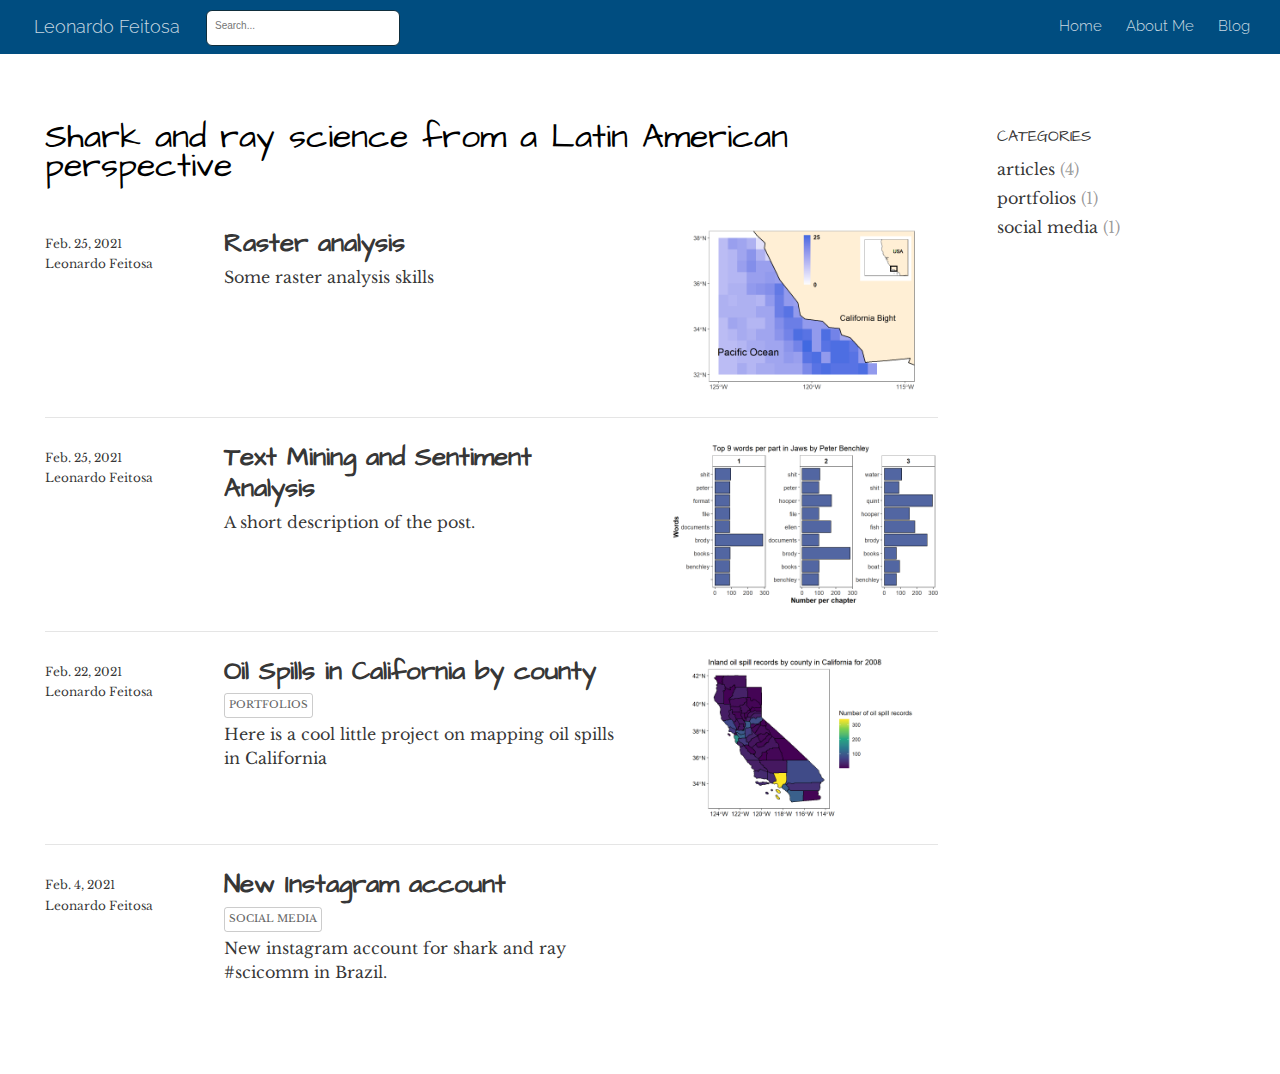
<file: docs/blog.html>
<!DOCTYPE html>

<html xmlns="http://www.w3.org/1999/xhtml" lang="" xml:lang="">

<head>
  <meta charset="utf-8"/>
  <meta name="viewport" content="width=device-width, initial-scale=1"/>
  <meta http-equiv="X-UA-Compatible" content="IE=Edge,chrome=1"/>
  <meta name="generator" content="distill" />

  <style type="text/css">
  /* Hide doc at startup (prevent jankiness while JS renders/transforms) */
  body {
    visibility: hidden;
  }
  </style>

 <!--radix_placeholder_import_source-->
 <!--/radix_placeholder_import_source-->

<style type="text/css">code{white-space: pre;}</style>
<style type="text/css" data-origin="pandoc">
pre > code.sourceCode { white-space: pre; position: relative; }
pre > code.sourceCode > span { display: inline-block; line-height: 1.25; }
pre > code.sourceCode > span:empty { height: 1.2em; }
code.sourceCode > span { color: inherit; text-decoration: inherit; }
div.sourceCode { margin: 1em 0; }
pre.sourceCode { margin: 0; }
@media screen {
div.sourceCode { overflow: auto; }
}
@media print {
pre > code.sourceCode { white-space: pre-wrap; }
pre > code.sourceCode > span { text-indent: -5em; padding-left: 5em; }
}
pre.numberSource code
  { counter-reset: source-line 0; }
pre.numberSource code > span
  { position: relative; left: -4em; counter-increment: source-line; }
pre.numberSource code > span > a:first-child::before
  { content: counter(source-line);
    position: relative; left: -1em; text-align: right; vertical-align: baseline;
    border: none; display: inline-block;
    -webkit-touch-callout: none; -webkit-user-select: none;
    -khtml-user-select: none; -moz-user-select: none;
    -ms-user-select: none; user-select: none;
    padding: 0 4px; width: 4em;
    color: #aaaaaa;
  }
pre.numberSource { margin-left: 3em; border-left: 1px solid #aaaaaa;  padding-left: 4px; }
div.sourceCode
  {   }
@media screen {
pre > code.sourceCode > span > a:first-child::before { text-decoration: underline; }
}
code span.al { color: #ad0000; } /* Alert */
code span.an { color: #5e5e5e; } /* Annotation */
code span.at { color: #20794d; } /* Attribute */
code span.bn { color: #ad0000; } /* BaseN */
code span.bu { } /* BuiltIn */
code span.cf { color: #007ba5; } /* ControlFlow */
code span.ch { color: #20794d; } /* Char */
code span.cn { color: #8f5902; } /* Constant */
code span.co { color: #5e5e5e; } /* Comment */
code span.cv { color: #5e5e5e; font-style: italic; } /* CommentVar */
code span.do { color: #5e5e5e; font-style: italic; } /* Documentation */
code span.dt { color: #ad0000; } /* DataType */
code span.dv { color: #ad0000; } /* DecVal */
code span.er { color: #ad0000; } /* Error */
code span.ex { } /* Extension */
code span.fl { color: #ad0000; } /* Float */
code span.fu { color: #4758ab; } /* Function */
code span.im { } /* Import */
code span.in { color: #5e5e5e; } /* Information */
code span.kw { color: #007ba5; } /* Keyword */
code span.op { color: #5e5e5e; } /* Operator */
code span.ot { color: #007ba5; } /* Other */
code span.pp { color: #ad0000; } /* Preprocessor */
code span.sc { color: #20794d; } /* SpecialChar */
code span.ss { color: #20794d; } /* SpecialString */
code span.st { color: #20794d; } /* String */
code span.va { color: #111111; } /* Variable */
code span.vs { color: #20794d; } /* VerbatimString */
code span.wa { color: #5e5e5e; font-style: italic; } /* Warning */
</style>

  <!--radix_placeholder_meta_tags-->
  <title>Leonardo Feitosa: Shark and ray science from a Latin American perspective</title>




  <!--  https://developers.facebook.com/docs/sharing/webmasters#markup -->
  <meta property="og:title" content="Leonardo Feitosa: Shark and ray science from a Latin American perspective"/>
  <meta property="og:type" content="article"/>
  <meta property="og:locale" content="en_US"/>
  <meta property="og:site_name" content="Leonardo Feitosa"/>

  <!--  https://dev.twitter.com/cards/types/summary -->
  <meta property="twitter:card" content="summary"/>
  <meta property="twitter:title" content="Leonardo Feitosa: Shark and ray science from a Latin American perspective"/>

  <!--/radix_placeholder_meta_tags-->
  <!--radix_placeholder_rmarkdown_metadata-->

  <script type="text/json" id="radix-rmarkdown-metadata">
  {"type":"list","attributes":{"names":{"type":"character","attributes":{},"value":["title","listing"]}},"value":[{"type":"character","attributes":{},"value":["Shark and ray science from a Latin American perspective"]},{"type":"character","attributes":{},"value":["posts"]}]}
  </script>
  <!--/radix_placeholder_rmarkdown_metadata-->
  <!--radix_placeholder_navigation_in_header-->
  <meta name="distill:offset" content=""/>

  <script type="application/javascript">

    window.headroom_prevent_pin = false;

    window.document.addEventListener("DOMContentLoaded", function (event) {

      // initialize headroom for banner
      var header = $('header').get(0);
      var headerHeight = header.offsetHeight;
      var headroom = new Headroom(header, {
        tolerance: 5,
        onPin : function() {
          if (window.headroom_prevent_pin) {
            window.headroom_prevent_pin = false;
            headroom.unpin();
          }
        }
      });
      headroom.init();
      if(window.location.hash)
        headroom.unpin();
      $(header).addClass('headroom--transition');

      // offset scroll location for banner on hash change
      // (see: https://github.com/WickyNilliams/headroom.js/issues/38)
      window.addEventListener("hashchange", function(event) {
        window.scrollTo(0, window.pageYOffset - (headerHeight + 25));
      });

      // responsive menu
      $('.distill-site-header').each(function(i, val) {
        var topnav = $(this);
        var toggle = topnav.find('.nav-toggle');
        toggle.on('click', function() {
          topnav.toggleClass('responsive');
        });
      });

      // nav dropdowns
      $('.nav-dropbtn').click(function(e) {
        $(this).next('.nav-dropdown-content').toggleClass('nav-dropdown-active');
        $(this).parent().siblings('.nav-dropdown')
           .children('.nav-dropdown-content').removeClass('nav-dropdown-active');
      });
      $("body").click(function(e){
        $('.nav-dropdown-content').removeClass('nav-dropdown-active');
      });
      $(".nav-dropdown").click(function(e){
        e.stopPropagation();
      });
    });
  </script>

  <style type="text/css">

  /* Theme (user-documented overrideables for nav appearance) */

  .distill-site-nav {
    color: rgba(255, 255, 255, 0.8);
    background-color: #0F2E3D;
    font-size: 15px;
    font-weight: 300;
  }

  .distill-site-nav a {
    color: inherit;
    text-decoration: none;
  }

  .distill-site-nav a:hover {
    color: white;
  }

  @media print {
    .distill-site-nav {
      display: none;
    }
  }

  .distill-site-header {

  }

  .distill-site-footer {

  }


  /* Site Header */

  .distill-site-header {
    width: 100%;
    box-sizing: border-box;
    z-index: 3;
  }

  .distill-site-header .nav-left {
    display: inline-block;
    margin-left: 8px;
  }

  @media screen and (max-width: 768px) {
    .distill-site-header .nav-left {
      margin-left: 0;
    }
  }


  .distill-site-header .nav-right {
    float: right;
    margin-right: 8px;
  }

  .distill-site-header a,
  .distill-site-header .title {
    display: inline-block;
    text-align: center;
    padding: 14px 10px 14px 10px;
  }

  .distill-site-header .title {
    font-size: 18px;
    min-width: 150px;
  }

  .distill-site-header .logo {
    padding: 0;
  }

  .distill-site-header .logo img {
    display: none;
    max-height: 20px;
    width: auto;
    margin-bottom: -4px;
  }

  .distill-site-header .nav-image img {
    max-height: 18px;
    width: auto;
    display: inline-block;
    margin-bottom: -3px;
  }



  @media screen and (min-width: 1000px) {
    .distill-site-header .logo img {
      display: inline-block;
    }
    .distill-site-header .nav-left {
      margin-left: 20px;
    }
    .distill-site-header .nav-right {
      margin-right: 20px;
    }
    .distill-site-header .title {
      padding-left: 12px;
    }
  }


  .distill-site-header .nav-toggle {
    display: none;
  }

  .nav-dropdown {
    display: inline-block;
    position: relative;
  }

  .nav-dropdown .nav-dropbtn {
    border: none;
    outline: none;
    color: rgba(255, 255, 255, 0.8);
    padding: 16px 10px;
    background-color: transparent;
    font-family: inherit;
    font-size: inherit;
    font-weight: inherit;
    margin: 0;
    margin-top: 1px;
    z-index: 2;
  }

  .nav-dropdown-content {
    display: none;
    position: absolute;
    background-color: white;
    min-width: 200px;
    border: 1px solid rgba(0,0,0,0.15);
    border-radius: 4px;
    box-shadow: 0px 8px 16px 0px rgba(0,0,0,0.1);
    z-index: 1;
    margin-top: 2px;
    white-space: nowrap;
    padding-top: 4px;
    padding-bottom: 4px;
  }

  .nav-dropdown-content hr {
    margin-top: 4px;
    margin-bottom: 4px;
    border: none;
    border-bottom: 1px solid rgba(0, 0, 0, 0.1);
  }

  .nav-dropdown-active {
    display: block;
  }

  .nav-dropdown-content a, .nav-dropdown-content .nav-dropdown-header {
    color: black;
    padding: 6px 24px;
    text-decoration: none;
    display: block;
    text-align: left;
  }

  .nav-dropdown-content .nav-dropdown-header {
    display: block;
    padding: 5px 24px;
    padding-bottom: 0;
    text-transform: uppercase;
    font-size: 14px;
    color: #999999;
    white-space: nowrap;
  }

  .nav-dropdown:hover .nav-dropbtn {
    color: white;
  }

  .nav-dropdown-content a:hover {
    background-color: #ddd;
    color: black;
  }

  .nav-right .nav-dropdown-content {
    margin-left: -45%;
    right: 0;
  }

  @media screen and (max-width: 768px) {
    .distill-site-header a, .distill-site-header .nav-dropdown  {display: none;}
    .distill-site-header a.nav-toggle {
      float: right;
      display: block;
    }
    .distill-site-header .title {
      margin-left: 0;
    }
    .distill-site-header .nav-right {
      margin-right: 0;
    }
    .distill-site-header {
      overflow: hidden;
    }
    .nav-right .nav-dropdown-content {
      margin-left: 0;
    }
  }


  @media screen and (max-width: 768px) {
    .distill-site-header.responsive {position: relative; min-height: 500px; }
    .distill-site-header.responsive a.nav-toggle {
      position: absolute;
      right: 0;
      top: 0;
    }
    .distill-site-header.responsive a,
    .distill-site-header.responsive .nav-dropdown {
      display: block;
      text-align: left;
    }
    .distill-site-header.responsive .nav-left,
    .distill-site-header.responsive .nav-right {
      width: 100%;
    }
    .distill-site-header.responsive .nav-dropdown {float: none;}
    .distill-site-header.responsive .nav-dropdown-content {position: relative;}
    .distill-site-header.responsive .nav-dropdown .nav-dropbtn {
      display: block;
      width: 100%;
      text-align: left;
    }
  }

  /* Site Footer */

  .distill-site-footer {
    width: 100%;
    overflow: hidden;
    box-sizing: border-box;
    z-index: 3;
    margin-top: 30px;
    padding-top: 30px;
    padding-bottom: 30px;
    text-align: center;
  }

  /* Headroom */

  d-title {
    padding-top: 6rem;
  }

  @media print {
    d-title {
      padding-top: 4rem;
    }
  }

  .headroom {
    z-index: 1000;
    position: fixed;
    top: 0;
    left: 0;
    right: 0;
  }

  .headroom--transition {
    transition: all .4s ease-in-out;
  }

  .headroom--unpinned {
    top: -100px;
  }

  .headroom--pinned {
    top: 0;
  }

  /* adjust viewport for navbar height */
  /* helps vertically center bootstrap (non-distill) content */
  .min-vh-100 {
    min-height: calc(100vh - 100px) !important;
  }

  </style>

  <script src="site_libs/jquery-1.11.3/jquery.min.js"></script>
  <link href="site_libs/font-awesome-5.1.0/css/all.css" rel="stylesheet"/>
  <link href="site_libs/font-awesome-5.1.0/css/v4-shims.css" rel="stylesheet"/>
  <script src="site_libs/headroom-0.9.4/headroom.min.js"></script>
  <script src="site_libs/autocomplete-0.37.1/autocomplete.min.js"></script>
  <script src="site_libs/fuse-6.4.1/fuse.min.js"></script>

  <script type="application/javascript">

  function getMeta(metaName) {
    var metas = document.getElementsByTagName('meta');
    for (let i = 0; i < metas.length; i++) {
      if (metas[i].getAttribute('name') === metaName) {
        return metas[i].getAttribute('content');
      }
    }
    return '';
  }

  function offsetURL(url) {
    var offset = getMeta('distill:offset');
    return offset ? offset + '/' + url : url;
  }

  function createFuseIndex() {

    // create fuse index
    var options = {
      keys: [
        { name: 'title', weight: 20 },
        { name: 'categories', weight: 15 },
        { name: 'description', weight: 10 },
        { name: 'contents', weight: 5 },
      ],
      ignoreLocation: true,
      threshold: 0
    };
    var fuse = new window.Fuse([], options);

    // fetch the main search.json
    return fetch(offsetURL('search.json'))
      .then(function(response) {
        if (response.status == 200) {
          return response.json().then(function(json) {
            // index main articles
            json.articles.forEach(function(article) {
              fuse.add(article);
            });
            // download collections and index their articles
            return Promise.all(json.collections.map(function(collection) {
              return fetch(offsetURL(collection)).then(function(response) {
                if (response.status === 200) {
                  return response.json().then(function(articles) {
                    articles.forEach(function(article) {
                      fuse.add(article);
                    });
                  })
                } else {
                  return Promise.reject(
                    new Error('Unexpected status from search index request: ' +
                              response.status)
                  );
                }
              });
            })).then(function() {
              return fuse;
            });
          });

        } else {
          return Promise.reject(
            new Error('Unexpected status from search index request: ' +
                        response.status)
          );
        }
      });
  }

  window.document.addEventListener("DOMContentLoaded", function (event) {

    // get search element (bail if we don't have one)
    var searchEl = window.document.getElementById('distill-search');
    if (!searchEl)
      return;

    createFuseIndex()
      .then(function(fuse) {

        // make search box visible
        searchEl.classList.remove('hidden');

        // initialize autocomplete
        var options = {
          autoselect: true,
          hint: false,
          minLength: 2,
        };
        window.autocomplete(searchEl, options, [{
          source: function(query, callback) {
            const searchOptions = {
              isCaseSensitive: false,
              shouldSort: true,
              minMatchCharLength: 2,
              limit: 10,
            };
            var results = fuse.search(query, searchOptions);
            callback(results
              .map(function(result) { return result.item; })
            );
          },
          templates: {
            suggestion: function(suggestion) {
              var img = suggestion.preview && Object.keys(suggestion.preview).length > 0
                ? `<img src="${offsetURL(suggestion.preview)}"</img>`
                : '';
              var html = `
                <div class="search-item">
                  <h3>${suggestion.title}</h3>
                  <div class="search-item-description">
                    ${suggestion.description || ''}
                  </div>
                  <div class="search-item-preview">
                    ${img}
                  </div>
                </div>
              `;
              return html;
            }
          }
        }]).on('autocomplete:selected', function(event, suggestion) {
          window.location.href = offsetURL(suggestion.path);
        });
        // remove inline display style on autocompleter (we want to
        // manage responsive display via css)
        $('.algolia-autocomplete').css("display", "");
      })
      .catch(function(error) {
        console.log(error);
      });

  });

  </script>

  <style type="text/css">

  .nav-search {
    font-size: x-small;
  }

  /* Algolioa Autocomplete */

  .algolia-autocomplete {
    display: inline-block;
    margin-left: 10px;
    vertical-align: sub;
    background-color: white;
    color: black;
    padding: 6px;
    padding-top: 8px;
    padding-bottom: 0;
    border-radius: 6px;
    border: 1px #0F2E3D solid;
    width: 180px;
  }


  @media screen and (max-width: 768px) {
    .distill-site-nav .algolia-autocomplete {
      display: none;
      visibility: hidden;
    }
    .distill-site-nav.responsive .algolia-autocomplete {
      display: inline-block;
      visibility: visible;
    }
    .distill-site-nav.responsive .algolia-autocomplete .aa-dropdown-menu {
      margin-left: 0;
      width: 400px;
      max-height: 400px;
    }
  }

  .algolia-autocomplete .aa-input, .algolia-autocomplete .aa-hint {
    width: 90%;
    outline: none;
    border: none;
  }

  .algolia-autocomplete .aa-hint {
    color: #999;
  }
  .algolia-autocomplete .aa-dropdown-menu {
    width: 550px;
    max-height: 70vh;
    overflow-x: visible;
    overflow-y: scroll;
    padding: 5px;
    margin-top: 3px;
    margin-left: -150px;
    background-color: #fff;
    border-radius: 5px;
    border: 1px solid #999;
    border-top: none;
  }

  .algolia-autocomplete .aa-dropdown-menu .aa-suggestion {
    cursor: pointer;
    padding: 5px 4px;
    border-bottom: 1px solid #eee;
  }

  .algolia-autocomplete .aa-dropdown-menu .aa-suggestion:last-of-type {
    border-bottom: none;
    margin-bottom: 2px;
  }

  .algolia-autocomplete .aa-dropdown-menu .aa-suggestion .search-item {
    overflow: hidden;
    font-size: 0.8em;
    line-height: 1.4em;
  }

  .algolia-autocomplete .aa-dropdown-menu .aa-suggestion .search-item h3 {
    font-size: 1rem;
    margin-block-start: 0;
    margin-block-end: 5px;
  }

  .algolia-autocomplete .aa-dropdown-menu .aa-suggestion .search-item-description {
    display: inline-block;
    overflow: hidden;
    height: 2.8em;
    width: 80%;
    margin-right: 4%;
  }

  .algolia-autocomplete .aa-dropdown-menu .aa-suggestion .search-item-preview {
    display: inline-block;
    width: 15%;
  }

  .algolia-autocomplete .aa-dropdown-menu .aa-suggestion .search-item-preview img {
    height: 3em;
    width: auto;
    display: none;
  }

  .algolia-autocomplete .aa-dropdown-menu .aa-suggestion .search-item-preview img[src] {
    display: initial;
  }

  .algolia-autocomplete .aa-dropdown-menu .aa-suggestion.aa-cursor {
    background-color: #eee;
  }
  .algolia-autocomplete .aa-dropdown-menu .aa-suggestion em {
    font-weight: bold;
    font-style: normal;
  }

  </style>


  <!--/radix_placeholder_navigation_in_header-->
  <!--radix_placeholder_distill-->

  <style type="text/css">

  body {
    background-color: white;
  }

  .pandoc-table {
    width: 100%;
  }

  .pandoc-table>caption {
    margin-bottom: 10px;
  }

  .pandoc-table th:not([align]) {
    text-align: left;
  }

  .pagedtable-footer {
    font-size: 15px;
  }

  d-byline .byline {
    grid-template-columns: 2fr 2fr;
  }

  d-byline .byline h3 {
    margin-block-start: 1.5em;
  }

  d-byline .byline .authors-affiliations h3 {
    margin-block-start: 0.5em;
  }

  .authors-affiliations .orcid-id {
    width: 16px;
    height:16px;
    margin-left: 4px;
    margin-right: 4px;
    vertical-align: middle;
    padding-bottom: 2px;
  }

  d-title .dt-tags {
    margin-top: 1em;
    grid-column: text;
  }

  .dt-tags .dt-tag {
    text-decoration: none;
    display: inline-block;
    color: rgba(0,0,0,0.6);
    padding: 0em 0.4em;
    margin-right: 0.5em;
    margin-bottom: 0.4em;
    font-size: 70%;
    border: 1px solid rgba(0,0,0,0.2);
    border-radius: 3px;
    text-transform: uppercase;
    font-weight: 500;
  }

  d-article table.gt_table td,
  d-article table.gt_table th {
    border-bottom: none;
  }

  .html-widget {
    margin-bottom: 2.0em;
  }

  .l-screen-inset {
    padding-right: 16px;
  }

  .l-screen .caption {
    margin-left: 10px;
  }

  .shaded {
    background: rgb(247, 247, 247);
    padding-top: 20px;
    padding-bottom: 20px;
    border-top: 1px solid rgba(0, 0, 0, 0.1);
    border-bottom: 1px solid rgba(0, 0, 0, 0.1);
  }

  .shaded .html-widget {
    margin-bottom: 0;
    border: 1px solid rgba(0, 0, 0, 0.1);
  }

  .shaded .shaded-content {
    background: white;
  }

  .text-output {
    margin-top: 0;
    line-height: 1.5em;
  }

  .hidden {
    display: none !important;
  }

  d-article {
    padding-top: 2.5rem;
    padding-bottom: 30px;
  }

  d-appendix {
    padding-top: 30px;
  }

  d-article>p>img {
    width: 100%;
  }

  d-article h2 {
    margin: 1rem 0 1.5rem 0;
  }

  d-article h3 {
    margin-top: 1.5rem;
  }

  d-article iframe {
    border: 1px solid rgba(0, 0, 0, 0.1);
    margin-bottom: 2.0em;
    width: 100%;
  }

  /* Tweak code blocks */

  d-article div.sourceCode code,
  d-article pre code {
    font-family: Consolas, Monaco, 'Andale Mono', 'Ubuntu Mono', monospace;
  }

  d-article pre,
  d-article div.sourceCode,
  d-article div.sourceCode pre {
    overflow: auto;
  }

  d-article div.sourceCode {
    background-color: white;
  }

  d-article div.sourceCode pre {
    padding-left: 10px;
    font-size: 12px;
    border-left: 2px solid rgba(0,0,0,0.1);
  }

  d-article pre {
    font-size: 12px;
    color: black;
    background: none;
    margin-top: 0;
    text-align: left;
    white-space: pre;
    word-spacing: normal;
    word-break: normal;
    word-wrap: normal;
    line-height: 1.5;

    -moz-tab-size: 4;
    -o-tab-size: 4;
    tab-size: 4;

    -webkit-hyphens: none;
    -moz-hyphens: none;
    -ms-hyphens: none;
    hyphens: none;
  }

  d-article pre a {
    border-bottom: none;
  }

  d-article pre a:hover {
    border-bottom: none;
    text-decoration: underline;
  }

  d-article details {
    grid-column: text;
    margin-bottom: 0.8em;
  }

  @media(min-width: 768px) {

  d-article pre,
  d-article div.sourceCode,
  d-article div.sourceCode pre {
    overflow: visible !important;
  }

  d-article div.sourceCode pre {
    padding-left: 18px;
    font-size: 14px;
  }

  d-article pre {
    font-size: 14px;
  }

  }

  figure img.external {
    background: white;
    border: 1px solid rgba(0, 0, 0, 0.1);
    box-shadow: 0 1px 8px rgba(0, 0, 0, 0.1);
    padding: 18px;
    box-sizing: border-box;
  }

  /* CSS for d-contents */

  .d-contents {
    grid-column: text;
    color: rgba(0,0,0,0.8);
    font-size: 0.9em;
    padding-bottom: 1em;
    margin-bottom: 1em;
    padding-bottom: 0.5em;
    margin-bottom: 1em;
    padding-left: 0.25em;
    justify-self: start;
  }

  @media(min-width: 1000px) {
    .d-contents.d-contents-float {
      height: 0;
      grid-column-start: 1;
      grid-column-end: 4;
      justify-self: center;
      padding-right: 3em;
      padding-left: 2em;
    }
  }

  .d-contents nav h3 {
    font-size: 18px;
    margin-top: 0;
    margin-bottom: 1em;
  }

  .d-contents li {
    list-style-type: none
  }

  .d-contents nav > ul {
    padding-left: 0;
  }

  .d-contents ul {
    padding-left: 1em
  }

  .d-contents nav ul li {
    margin-top: 0.6em;
    margin-bottom: 0.2em;
  }

  .d-contents nav a {
    font-size: 13px;
    border-bottom: none;
    text-decoration: none
    color: rgba(0, 0, 0, 0.8);
  }

  .d-contents nav a:hover {
    text-decoration: underline solid rgba(0, 0, 0, 0.6)
  }

  .d-contents nav > ul > li > a {
    font-weight: 600;
  }

  .d-contents nav > ul > li > ul {
    font-weight: inherit;
  }

  .d-contents nav > ul > li > ul > li {
    margin-top: 0.2em;
  }


  .d-contents nav ul {
    margin-top: 0;
    margin-bottom: 0.25em;
  }

  .d-article-with-toc h2:nth-child(2) {
    margin-top: 0;
  }


  /* Figure */

  .figure {
    position: relative;
    margin-bottom: 2.5em;
    margin-top: 1.5em;
  }

  .figure img {
    width: 100%;
  }

  .figure .caption {
    color: rgba(0, 0, 0, 0.6);
    font-size: 12px;
    line-height: 1.5em;
  }

  .figure img.external {
    background: white;
    border: 1px solid rgba(0, 0, 0, 0.1);
    box-shadow: 0 1px 8px rgba(0, 0, 0, 0.1);
    padding: 18px;
    box-sizing: border-box;
  }

  .figure .caption a {
    color: rgba(0, 0, 0, 0.6);
  }

  .figure .caption b,
  .figure .caption strong, {
    font-weight: 600;
    color: rgba(0, 0, 0, 1.0);
  }

  /* Citations */

  d-article .citation {
    color: inherit;
    cursor: inherit;
  }

  div.hanging-indent{
    margin-left: 1em; text-indent: -1em;
  }

  /* Citation hover box */

  .tippy-box[data-theme~=light-border] {
    background-color: rgba(250, 250, 250, 0.95);
  }

  .tippy-content > p {
    margin-bottom: 0;
    padding: 2px;
  }


  /* Tweak 1000px media break to show more text */

  @media(min-width: 1000px) {
    .base-grid,
    distill-header,
    d-title,
    d-abstract,
    d-article,
    d-appendix,
    distill-appendix,
    d-byline,
    d-footnote-list,
    d-citation-list,
    distill-footer {
      grid-template-columns: [screen-start] 1fr [page-start kicker-start] 80px [middle-start] 50px [text-start kicker-end] 65px 65px 65px 65px 65px 65px 65px 65px [text-end gutter-start] 65px [middle-end] 65px [page-end gutter-end] 1fr [screen-end];
      grid-column-gap: 16px;
    }

    .grid {
      grid-column-gap: 16px;
    }

    d-article {
      font-size: 1.06rem;
      line-height: 1.7em;
    }
    figure .caption, .figure .caption, figure figcaption {
      font-size: 13px;
    }
  }

  @media(min-width: 1180px) {
    .base-grid,
    distill-header,
    d-title,
    d-abstract,
    d-article,
    d-appendix,
    distill-appendix,
    d-byline,
    d-footnote-list,
    d-citation-list,
    distill-footer {
      grid-template-columns: [screen-start] 1fr [page-start kicker-start] 60px [middle-start] 60px [text-start kicker-end] 60px 60px 60px 60px 60px 60px 60px 60px [text-end gutter-start] 60px [middle-end] 60px [page-end gutter-end] 1fr [screen-end];
      grid-column-gap: 32px;
    }

    .grid {
      grid-column-gap: 32px;
    }
  }


  /* Get the citation styles for the appendix (not auto-injected on render since
     we do our own rendering of the citation appendix) */

  d-appendix .citation-appendix,
  .d-appendix .citation-appendix {
    font-size: 11px;
    line-height: 15px;
    border-left: 1px solid rgba(0, 0, 0, 0.1);
    padding-left: 18px;
    border: 1px solid rgba(0,0,0,0.1);
    background: rgba(0, 0, 0, 0.02);
    padding: 10px 18px;
    border-radius: 3px;
    color: rgba(150, 150, 150, 1);
    overflow: hidden;
    margin-top: -12px;
    white-space: pre-wrap;
    word-wrap: break-word;
  }

  /* Include appendix styles here so they can be overridden */

  d-appendix {
    contain: layout style;
    font-size: 0.8em;
    line-height: 1.7em;
    margin-top: 60px;
    margin-bottom: 0;
    border-top: 1px solid rgba(0, 0, 0, 0.1);
    color: rgba(0,0,0,0.5);
    padding-top: 60px;
    padding-bottom: 48px;
  }

  d-appendix h3 {
    grid-column: page-start / text-start;
    font-size: 15px;
    font-weight: 500;
    margin-top: 1em;
    margin-bottom: 0;
    color: rgba(0,0,0,0.65);
  }

  d-appendix h3 + * {
    margin-top: 1em;
  }

  d-appendix ol {
    padding: 0 0 0 15px;
  }

  @media (min-width: 768px) {
    d-appendix ol {
      padding: 0 0 0 30px;
      margin-left: -30px;
    }
  }

  d-appendix li {
    margin-bottom: 1em;
  }

  d-appendix a {
    color: rgba(0, 0, 0, 0.6);
  }

  d-appendix > * {
    grid-column: text;
  }

  d-appendix > d-footnote-list,
  d-appendix > d-citation-list,
  d-appendix > distill-appendix {
    grid-column: screen;
  }

  /* Include footnote styles here so they can be overridden */

  d-footnote-list {
    contain: layout style;
  }

  d-footnote-list > * {
    grid-column: text;
  }

  d-footnote-list a.footnote-backlink {
    color: rgba(0,0,0,0.3);
    padding-left: 0.5em;
  }



  /* Anchor.js */

  .anchorjs-link {
    /*transition: all .25s linear; */
    text-decoration: none;
    border-bottom: none;
  }
  *:hover > .anchorjs-link {
    margin-left: -1.125em !important;
    text-decoration: none;
    border-bottom: none;
  }

  /* Social footer */

  .social_footer {
    margin-top: 30px;
    margin-bottom: 0;
    color: rgba(0,0,0,0.67);
  }

  .disqus-comments {
    margin-right: 30px;
  }

  .disqus-comment-count {
    border-bottom: 1px solid rgba(0, 0, 0, 0.4);
    cursor: pointer;
  }

  #disqus_thread {
    margin-top: 30px;
  }

  .article-sharing a {
    border-bottom: none;
    margin-right: 8px;
  }

  .article-sharing a:hover {
    border-bottom: none;
  }

  .sidebar-section.subscribe {
    font-size: 12px;
    line-height: 1.6em;
  }

  .subscribe p {
    margin-bottom: 0.5em;
  }


  .article-footer .subscribe {
    font-size: 15px;
    margin-top: 45px;
  }


  .sidebar-section.custom {
    font-size: 12px;
    line-height: 1.6em;
  }

  .custom p {
    margin-bottom: 0.5em;
  }

  /* Styles for listing layout (hide title) */
  .layout-listing d-title, .layout-listing .d-title {
    display: none;
  }

  /* Styles for posts lists (not auto-injected) */


  .posts-with-sidebar {
    padding-left: 45px;
    padding-right: 45px;
  }

  .posts-list .description h2,
  .posts-list .description p {
    font-family: -apple-system, BlinkMacSystemFont, "Segoe UI", Roboto, Oxygen, Ubuntu, Cantarell, "Fira Sans", "Droid Sans", "Helvetica Neue", Arial, sans-serif;
  }

  .posts-list .description h2 {
    font-weight: 700;
    border-bottom: none;
    padding-bottom: 0;
  }

  .posts-list h2.post-tag {
    border-bottom: 1px solid rgba(0, 0, 0, 0.2);
    padding-bottom: 12px;
  }
  .posts-list {
    margin-top: 60px;
    margin-bottom: 24px;
  }

  .posts-list .post-preview {
    text-decoration: none;
    overflow: hidden;
    display: block;
    border-bottom: 1px solid rgba(0, 0, 0, 0.1);
    padding: 24px 0;
  }

  .post-preview-last {
    border-bottom: none !important;
  }

  .posts-list .posts-list-caption {
    grid-column: screen;
    font-weight: 400;
  }

  .posts-list .post-preview h2 {
    margin: 0 0 6px 0;
    line-height: 1.2em;
    font-style: normal;
    font-size: 24px;
  }

  .posts-list .post-preview p {
    margin: 0 0 12px 0;
    line-height: 1.4em;
    font-size: 16px;
  }

  .posts-list .post-preview .thumbnail {
    box-sizing: border-box;
    margin-bottom: 24px;
    position: relative;
    max-width: 500px;
  }
  .posts-list .post-preview img {
    width: 100%;
    display: block;
  }

  .posts-list .metadata {
    font-size: 12px;
    line-height: 1.4em;
    margin-bottom: 18px;
  }

  .posts-list .metadata > * {
    display: inline-block;
  }

  .posts-list .metadata .publishedDate {
    margin-right: 2em;
  }

  .posts-list .metadata .dt-authors {
    display: block;
    margin-top: 0.3em;
    margin-right: 2em;
  }

  .posts-list .dt-tags {
    display: block;
    line-height: 1em;
  }

  .posts-list .dt-tags .dt-tag {
    display: inline-block;
    color: rgba(0,0,0,0.6);
    padding: 0.3em 0.4em;
    margin-right: 0.2em;
    margin-bottom: 0.4em;
    font-size: 60%;
    border: 1px solid rgba(0,0,0,0.2);
    border-radius: 3px;
    text-transform: uppercase;
    font-weight: 500;
  }

  .posts-list img {
    opacity: 1;
  }

  .posts-list img[data-src] {
    opacity: 0;
  }

  .posts-more {
    clear: both;
  }


  .posts-sidebar {
    font-size: 16px;
  }

  .posts-sidebar h3 {
    font-size: 16px;
    margin-top: 0;
    margin-bottom: 0.5em;
    font-weight: 400;
    text-transform: uppercase;
  }

  .sidebar-section {
    margin-bottom: 30px;
  }

  .categories ul {
    list-style-type: none;
    margin: 0;
    padding: 0;
  }

  .categories li {
    color: rgba(0, 0, 0, 0.8);
    margin-bottom: 0;
  }

  .categories li>a {
    border-bottom: none;
  }

  .categories li>a:hover {
    border-bottom: 1px solid rgba(0, 0, 0, 0.4);
  }

  .categories .active {
    font-weight: 600;
  }

  .categories .category-count {
    color: rgba(0, 0, 0, 0.4);
  }


  @media(min-width: 768px) {
    .posts-list .post-preview h2 {
      font-size: 26px;
    }
    .posts-list .post-preview .thumbnail {
      float: right;
      width: 30%;
      margin-bottom: 0;
    }
    .posts-list .post-preview .description {
      float: left;
      width: 45%;
    }
    .posts-list .post-preview .metadata {
      float: left;
      width: 20%;
      margin-top: 8px;
    }
    .posts-list .post-preview p {
      margin: 0 0 12px 0;
      line-height: 1.5em;
      font-size: 16px;
    }
    .posts-with-sidebar .posts-list {
      float: left;
      width: 75%;
    }
    .posts-with-sidebar .posts-sidebar {
      float: right;
      width: 20%;
      margin-top: 60px;
      padding-top: 24px;
      padding-bottom: 24px;
    }
  }


  /* Improve display for browsers without grid (IE/Edge <= 15) */

  .downlevel {
    line-height: 1.6em;
    font-family: -apple-system, BlinkMacSystemFont, "Segoe UI", Roboto, Oxygen, Ubuntu, Cantarell, "Fira Sans", "Droid Sans", "Helvetica Neue", Arial, sans-serif;
    margin: 0;
  }

  .downlevel .d-title {
    padding-top: 6rem;
    padding-bottom: 1.5rem;
  }

  .downlevel .d-title h1 {
    font-size: 50px;
    font-weight: 700;
    line-height: 1.1em;
    margin: 0 0 0.5rem;
  }

  .downlevel .d-title p {
    font-weight: 300;
    font-size: 1.2rem;
    line-height: 1.55em;
    margin-top: 0;
  }

  .downlevel .d-byline {
    padding-top: 0.8em;
    padding-bottom: 0.8em;
    font-size: 0.8rem;
    line-height: 1.8em;
  }

  .downlevel .section-separator {
    border: none;
    border-top: 1px solid rgba(0, 0, 0, 0.1);
  }

  .downlevel .d-article {
    font-size: 1.06rem;
    line-height: 1.7em;
    padding-top: 1rem;
    padding-bottom: 2rem;
  }


  .downlevel .d-appendix {
    padding-left: 0;
    padding-right: 0;
    max-width: none;
    font-size: 0.8em;
    line-height: 1.7em;
    margin-bottom: 0;
    color: rgba(0,0,0,0.5);
    padding-top: 40px;
    padding-bottom: 48px;
  }

  .downlevel .footnotes ol {
    padding-left: 13px;
  }

  .downlevel .base-grid,
  .downlevel .distill-header,
  .downlevel .d-title,
  .downlevel .d-abstract,
  .downlevel .d-article,
  .downlevel .d-appendix,
  .downlevel .distill-appendix,
  .downlevel .d-byline,
  .downlevel .d-footnote-list,
  .downlevel .d-citation-list,
  .downlevel .distill-footer,
  .downlevel .appendix-bottom,
  .downlevel .posts-container {
    padding-left: 40px;
    padding-right: 40px;
  }

  @media(min-width: 768px) {
    .downlevel .base-grid,
    .downlevel .distill-header,
    .downlevel .d-title,
    .downlevel .d-abstract,
    .downlevel .d-article,
    .downlevel .d-appendix,
    .downlevel .distill-appendix,
    .downlevel .d-byline,
    .downlevel .d-footnote-list,
    .downlevel .d-citation-list,
    .downlevel .distill-footer,
    .downlevel .appendix-bottom,
    .downlevel .posts-container {
    padding-left: 150px;
    padding-right: 150px;
    max-width: 900px;
  }
  }

  .downlevel pre code {
    display: block;
    border-left: 2px solid rgba(0, 0, 0, .1);
    padding: 0 0 0 20px;
    font-size: 14px;
  }

  .downlevel code, .downlevel pre {
    color: black;
    background: none;
    font-family: Consolas, Monaco, 'Andale Mono', 'Ubuntu Mono', monospace;
    text-align: left;
    white-space: pre;
    word-spacing: normal;
    word-break: normal;
    word-wrap: normal;
    line-height: 1.5;

    -moz-tab-size: 4;
    -o-tab-size: 4;
    tab-size: 4;

    -webkit-hyphens: none;
    -moz-hyphens: none;
    -ms-hyphens: none;
    hyphens: none;
  }

  .downlevel .posts-list .post-preview {
    color: inherit;
  }



  </style>

  <script type="application/javascript">

  function is_downlevel_browser() {
    if (bowser.isUnsupportedBrowser({ msie: "12", msedge: "16"},
                                   window.navigator.userAgent)) {
      return true;
    } else {
      return window.load_distill_framework === undefined;
    }
  }

  // show body when load is complete
  function on_load_complete() {

    // add anchors
    if (window.anchors) {
      window.anchors.options.placement = 'left';
      window.anchors.add('d-article > h2, d-article > h3, d-article > h4, d-article > h5');
    }


    // set body to visible
    document.body.style.visibility = 'visible';

    // force redraw for leaflet widgets
    if (window.HTMLWidgets) {
      var maps = window.HTMLWidgets.findAll(".leaflet");
      $.each(maps, function(i, el) {
        var map = this.getMap();
        map.invalidateSize();
        map.eachLayer(function(layer) {
          if (layer instanceof L.TileLayer)
            layer.redraw();
        });
      });
    }

    // trigger 'shown' so htmlwidgets resize
    $('d-article').trigger('shown');
  }

  function init_distill() {

    init_common();

    // create front matter
    var front_matter = $('<d-front-matter></d-front-matter>');
    $('#distill-front-matter').wrap(front_matter);

    // create d-title
    $('.d-title').changeElementType('d-title');

    // create d-byline
    var byline = $('<d-byline></d-byline>');
    $('.d-byline').replaceWith(byline);

    // create d-article
    var article = $('<d-article></d-article>');
    $('.d-article').wrap(article).children().unwrap();

    // move posts container into article
    $('.posts-container').appendTo($('d-article'));

    // create d-appendix
    $('.d-appendix').changeElementType('d-appendix');

    // flag indicating that we have appendix items
    var appendix = $('.appendix-bottom').children('h3').length > 0;

    // replace footnotes with <d-footnote>
    $('.footnote-ref').each(function(i, val) {
      appendix = true;
      var href = $(this).attr('href');
      var id = href.replace('#', '');
      var fn = $('#' + id);
      var fn_p = $('#' + id + '>p');
      fn_p.find('.footnote-back').remove();
      var text = fn_p.html();
      var dtfn = $('<d-footnote></d-footnote>');
      dtfn.html(text);
      $(this).replaceWith(dtfn);
    });
    // remove footnotes
    $('.footnotes').remove();

    // move refs into #references-listing
    $('#references-listing').replaceWith($('#refs'));

    $('h1.appendix, h2.appendix').each(function(i, val) {
      $(this).changeElementType('h3');
    });
    $('h3.appendix').each(function(i, val) {
      var id = $(this).attr('id');
      $('.d-contents a[href="#' + id + '"]').parent().remove();
      appendix = true;
      $(this).nextUntil($('h1, h2, h3')).addBack().appendTo($('d-appendix'));
    });

    // show d-appendix if we have appendix content
    $("d-appendix").css('display', appendix ? 'grid' : 'none');

    // localize layout chunks to just output
    $('.layout-chunk').each(function(i, val) {

      // capture layout
      var layout = $(this).attr('data-layout');

      // apply layout to markdown level block elements
      var elements = $(this).children().not('details, div.sourceCode, pre, script');
      elements.each(function(i, el) {
        var layout_div = $('<div class="' + layout + '"></div>');
        if (layout_div.hasClass('shaded')) {
          var shaded_content = $('<div class="shaded-content"></div>');
          $(this).wrap(shaded_content);
          $(this).parent().wrap(layout_div);
        } else {
          $(this).wrap(layout_div);
        }
      });


      // unwrap the layout-chunk div
      $(this).children().unwrap();
    });

    // remove code block used to force  highlighting css
    $('.distill-force-highlighting-css').parent().remove();

    // remove empty line numbers inserted by pandoc when using a
    // custom syntax highlighting theme
    $('code.sourceCode a:empty').remove();

    // load distill framework
    load_distill_framework();

    // wait for window.distillRunlevel == 4 to do post processing
    function distill_post_process() {

      if (!window.distillRunlevel || window.distillRunlevel < 4)
        return;

      // hide author/affiliations entirely if we have no authors
      var front_matter = JSON.parse($("#distill-front-matter").html());
      var have_authors = front_matter.authors && front_matter.authors.length > 0;
      if (!have_authors)
        $('d-byline').addClass('hidden');

      // article with toc class
      $('.d-contents').parent().addClass('d-article-with-toc');

      // strip links that point to #
      $('.authors-affiliations').find('a[href="#"]').removeAttr('href');

      // add orcid ids
      $('.authors-affiliations').find('.author').each(function(i, el) {
        var orcid_id = front_matter.authors[i].orcidID;
        if (orcid_id) {
          var a = $('<a></a>');
          a.attr('href', 'https://orcid.org/' + orcid_id);
          var img = $('<img></img>');
          img.addClass('orcid-id');
          img.attr('alt', 'ORCID ID');
          img.attr('src','[data-uri]');
          a.append(img);
          $(this).append(a);
        }
      });

      // hide elements of author/affiliations grid that have no value
      function hide_byline_column(caption) {
        $('d-byline').find('h3:contains("' + caption + '")').parent().css('visibility', 'hidden');
      }

      // affiliations
      var have_affiliations = false;
      for (var i = 0; i<front_matter.authors.length; ++i) {
        var author = front_matter.authors[i];
        if (author.affiliation !== "&nbsp;") {
          have_affiliations = true;
          break;
        }
      }
      if (!have_affiliations)
        $('d-byline').find('h3:contains("Affiliations")').css('visibility', 'hidden');

      // published date
      if (!front_matter.publishedDate)
        hide_byline_column("Published");

      // document object identifier
      var doi = $('d-byline').find('h3:contains("DOI")');
      var doi_p = doi.next().empty();
      if (!front_matter.doi) {
        // if we have a citation and valid citationText then link to that
        if ($('#citation').length > 0 && front_matter.citationText) {
          doi.html('Citation');
          $('<a href="#citation"></a>')
            .text(front_matter.citationText)
            .appendTo(doi_p);
        } else {
          hide_byline_column("DOI");
        }
      } else {
        $('<a></a>')
           .attr('href', "https://doi.org/" + front_matter.doi)
           .html(front_matter.doi)
           .appendTo(doi_p);
      }

       // change plural form of authors/affiliations
      if (front_matter.authors.length === 1) {
        var grid = $('.authors-affiliations');
        grid.children('h3:contains("Authors")').text('Author');
        grid.children('h3:contains("Affiliations")').text('Affiliation');
      }

      // remove d-appendix and d-footnote-list local styles
      $('d-appendix > style:first-child').remove();
      $('d-footnote-list > style:first-child').remove();

      // move appendix-bottom entries to the bottom
      $('.appendix-bottom').appendTo('d-appendix').children().unwrap();
      $('.appendix-bottom').remove();

      // hoverable references
      $('span.citation[data-cites]').each(function() {
        var refHtml = $('#ref-' + $(this).attr('data-cites')).html();
        window.tippy(this, {
          allowHTML: true,
          content: refHtml,
          maxWidth: 500,
          interactive: true,
          interactiveBorder: 10,
          theme: 'light-border',
          placement: 'bottom-start'
        });
      });

      // clear polling timer
      clearInterval(tid);

      // show body now that everything is ready
      on_load_complete();
    }

    var tid = setInterval(distill_post_process, 50);
    distill_post_process();

  }

  function init_downlevel() {

    init_common();

     // insert hr after d-title
    $('.d-title').after($('<hr class="section-separator"/>'));

    // check if we have authors
    var front_matter = JSON.parse($("#distill-front-matter").html());
    var have_authors = front_matter.authors && front_matter.authors.length > 0;

    // manage byline/border
    if (!have_authors)
      $('.d-byline').remove();
    $('.d-byline').after($('<hr class="section-separator"/>'));
    $('.d-byline a').remove();

    // remove toc
    $('.d-contents').remove();

    // move appendix elements
    $('h1.appendix, h2.appendix').each(function(i, val) {
      $(this).changeElementType('h3');
    });
    $('h3.appendix').each(function(i, val) {
      $(this).nextUntil($('h1, h2, h3')).addBack().appendTo($('.d-appendix'));
    });


    // inject headers into references and footnotes
    var refs_header = $('<h3></h3>');
    refs_header.text('References');
    $('#refs').prepend(refs_header);

    var footnotes_header = $('<h3></h3');
    footnotes_header.text('Footnotes');
    $('.footnotes').children('hr').first().replaceWith(footnotes_header);

    // move appendix-bottom entries to the bottom
    $('.appendix-bottom').appendTo('.d-appendix').children().unwrap();
    $('.appendix-bottom').remove();

    // remove appendix if it's empty
    if ($('.d-appendix').children().length === 0)
      $('.d-appendix').remove();

    // prepend separator above appendix
    $('.d-appendix').before($('<hr class="section-separator" style="clear: both"/>'));

    // trim code
    $('pre>code').each(function(i, val) {
      $(this).html($.trim($(this).html()));
    });

    // move posts-container right before article
    $('.posts-container').insertBefore($('.d-article'));

    $('body').addClass('downlevel');

    on_load_complete();
  }


  function init_common() {

    // jquery plugin to change element types
    (function($) {
      $.fn.changeElementType = function(newType) {
        var attrs = {};

        $.each(this[0].attributes, function(idx, attr) {
          attrs[attr.nodeName] = attr.nodeValue;
        });

        this.replaceWith(function() {
          return $("<" + newType + "/>", attrs).append($(this).contents());
        });
      };
    })(jQuery);

    // prevent underline for linked images
    $('a > img').parent().css({'border-bottom' : 'none'});

    // mark non-body figures created by knitr chunks as 100% width
    $('.layout-chunk').each(function(i, val) {
      var figures = $(this).find('img, .html-widget');
      if ($(this).attr('data-layout') !== "l-body") {
        figures.css('width', '100%');
      } else {
        figures.css('max-width', '100%');
        figures.filter("[width]").each(function(i, val) {
          var fig = $(this);
          fig.css('width', fig.attr('width') + 'px');
        });

      }
    });

    // auto-append index.html to post-preview links in file: protocol
    // and in rstudio ide preview
    $('.post-preview').each(function(i, val) {
      if (window.location.protocol === "file:")
        $(this).attr('href', $(this).attr('href') + "index.html");
    });

    // get rid of index.html references in header
    if (window.location.protocol !== "file:") {
      $('.distill-site-header a[href]').each(function(i,val) {
        $(this).attr('href', $(this).attr('href').replace("index.html", "./"));
      });
    }

    // add class to pandoc style tables
    $('tr.header').parent('thead').parent('table').addClass('pandoc-table');
    $('.kable-table').children('table').addClass('pandoc-table');

    // add figcaption style to table captions
    $('caption').parent('table').addClass("figcaption");

    // initialize posts list
    if (window.init_posts_list)
      window.init_posts_list();

    // implmement disqus comment link
    $('.disqus-comment-count').click(function() {
      window.headroom_prevent_pin = true;
      $('#disqus_thread').toggleClass('hidden');
      if (!$('#disqus_thread').hasClass('hidden')) {
        var offset = $(this).offset();
        $(window).resize();
        $('html, body').animate({
          scrollTop: offset.top - 35
        });
      }
    });
  }

  document.addEventListener('DOMContentLoaded', function() {
    if (is_downlevel_browser())
      init_downlevel();
    else
      window.addEventListener('WebComponentsReady', init_distill);
  });

  </script>

  <style type="text/css">
  /* base variables */

  /* Edit the CSS properties in this file to create a custom
     Distill theme. Only edit values in the right column
     for each row; values shown are the CSS defaults.
     To return any property to the default,
     you may set its value to: unset
     All rows must end with a semi-colon.                      */

  /* Optional: embed custom fonts here with `@import`          */
  /* This must remain at the top of this file.                 */



  html {
    /*-- Main font sizes --*/
    --title-size:      50px;
    --body-size:       1.06rem;
    --code-size:       14px;
    --aside-size:      12px;
    --fig-cap-size:    13px;
    /*-- Main font colors --*/
    --title-color:     #000000;
    --header-color:    rgba(0, 0, 0, 0.8);
    --body-color:      rgba(0, 0, 0, 0.8);
    --aside-color:     rgba(0, 0, 0, 0.6);
    --fig-cap-color:   rgba(0, 0, 0, 0.6);
    /*-- Specify custom fonts ~~~ must be imported above   --*/
    --heading-font:    sans-serif;
    --mono-font:       monospace;
    --body-font:       sans-serif;
    --navbar-font:     sans-serif;  /* websites + blogs only */
  }

  /*-- ARTICLE METADATA --*/
  d-byline {
    --heading-size:    0.6rem;
    --heading-color:   rgba(0, 0, 0, 0.5);
    --body-size:       0.8rem;
    --body-color:      rgba(0, 0, 0, 0.8);
  }

  /*-- ARTICLE TABLE OF CONTENTS --*/
  .d-contents {
    --heading-size:    18px;
    --contents-size:   13px;
  }

  /*-- ARTICLE APPENDIX --*/
  d-appendix {
    --heading-size:    15px;
    --heading-color:   rgba(0, 0, 0, 0.65);
    --text-size:       0.8em;
    --text-color:      rgba(0, 0, 0, 0.5);
  }

  /*-- WEBSITE HEADER + FOOTER --*/
  /* These properties only apply to Distill sites and blogs  */

  .distill-site-header {
    --title-size:       18px;
    --text-color:       rgba(255, 255, 255, 0.8);
    --text-size:        15px;
    --hover-color:      white;
    --bkgd-color:       #0F2E3D;
  }

  .distill-site-footer {
    --text-color:       rgba(255, 255, 255, 0.8);
    --text-size:        15px;
    --hover-color:      white;
    --bkgd-color:       #0F2E3D;
  }

  /*-- Additional custom styles --*/
  /* Add any additional CSS rules below                      */
  </style>
  <style type="text/css">
  /* base variables */

  /* Edit the CSS properties in this file to create a custom
     Distill theme. Only edit values in the right column
     for each row; values shown are the CSS defaults.
     To return any property to the default,
     you may set its value to: unset
     All rows must end with a semi-colon.                      */

  /* Optional: embed custom fonts here with `@import`          */
  /* This must remain at the top of this file.                 */

  @import url('https://fonts.googleapis.com/css2?family=Architects+Daughter&display=swap');
  @import url('https://fonts.googleapis.com/css2?family=Raleway&display=swap');
  @import url('https://fonts.googleapis.com/css2?family=Libre+Baskerville&display=swap');

  html {
    /*-- Main font sizes --*/
    --title-size:      50px;
    --body-size:       1.06rem;
    --code-size:       14px;
    --aside-size:      12px;
    --fig-cap-size:    13px;
    /*-- Main font colors --*/
    --title-color:     #000000;
    --header-color:    rgba(0, 0, 0, 0.8);
    --body-color:      rgba(0, 0, 0, 0.8);
    --aside-color:     rgba(0, 0, 0, 0.6);
    --fig-cap-color:   rgba(0, 0, 0, 0.6);
    /*-- Specify custom fonts ~~~ must be imported above   --*/
    --heading-font:    "Architects Daughter"; cursive;
    --mono-font:       "Raleway"; sans-serif;
    --body-font:       "Libre Baskerville"; serif;
    --navbar-font:     "Raleway"; sans-serif;  /* websites + blogs only */
  }

  /*-- ARTICLE METADATA --*/
  d-byline {
    --heading-size:    0.6rem;
    --heading-color:   rgba(0, 0, 0, 0.5);
    --body-size:       0.8rem;
    --body-color:      rgba(0, 0, 0, 0.8);
  }

  /*-- ARTICLE TABLE OF CONTENTS --*/
  .d-contents {
    --heading-size:    18px;
    --contents-size:   13px;
  }

  /*-- ARTICLE APPENDIX --*/
  d-appendix {
    --heading-size:    15px;
    --heading-color:   rgba(0, 0, 0, 0.65);
    --text-size:       0.8em;
    --text-color:      rgba(0, 0, 0, 0.5);
  }

  /*-- WEBSITE HEADER + FOOTER --*/
  /* These properties only apply to Distill sites and blogs  */

  .distill-site-header {
    --title-size:       18px;
    --text-color:       rgba(255, 255, 255, 0.8);
    --text-size:        15px;
    --hover-color:      #cca300; /* edited */
    --bkgd-color:       #004d80; /* edited */
  }

  .distill-site-footer {
    --text-color:       rgba(255, 255, 255, 0.8);
    --text-size:        15px;
    --hover-color:      white;
    --bkgd-color:       #0F2E3D;
  }

  /*-- Additional custom styles --*/
  /* Add any additional CSS rules below                      */
  </style>
  <style type="text/css">
  /* base style */

  /* FONT FAMILIES */

  :root {
    --heading-default: -apple-system, BlinkMacSystemFont, "Segoe UI", Roboto, Oxygen, Ubuntu, Cantarell, "Fira Sans", "Droid Sans", "Helvetica Neue", Arial, sans-serif;
    --mono-default: Consolas, Monaco, 'Andale Mono', 'Ubuntu Mono', monospace;
    --body-default: -apple-system, BlinkMacSystemFont, "Segoe UI", Roboto, Oxygen, Ubuntu, Cantarell, "Fira Sans", "Droid Sans", "Helvetica Neue", Arial, sans-serif;
  }

  body,
  .posts-list .post-preview p,
  .posts-list .description p {
    font-family: var(--body-font), var(--body-default);
  }

  h1, h2, h3, h4, h5, h6,
  .posts-list .post-preview h2,
  .posts-list .description h2 {
    font-family: var(--heading-font), var(--heading-default);
  }

  d-article div.sourceCode code,
  d-article pre code {
    font-family: var(--mono-font), var(--mono-default);
  }


  /*-- TITLE --*/
  d-title h1,
  .posts-list > h1 {
    color: var(--title-color, black);
  }

  d-title h1 {
    font-size: var(--title-size, 50px);
  }

  /*-- HEADERS --*/
  d-article h1,
  d-article h2,
  d-article h3,
  d-article h4,
  d-article h5,
  d-article h6 {
    color: var(--header-color, rgba(0, 0, 0, 0.8));
  }

  /*-- BODY --*/
  d-article > p,  /* only text inside of <p> tags */
  d-article > ul, /* lists */
  d-article > ol {
    color: var(--body-color, rgba(0, 0, 0, 0.8));
    font-size: var(--body-size, 1.06rem);
  }


  /*-- CODE --*/
  d-article div.sourceCode code,
  d-article pre code {
    font-size: var(--code-size, 14px);
  }

  /*-- ASIDE --*/
  d-article aside {
    font-size: var(--aside-size, 12px);
    color: var(--aside-color, rgba(0, 0, 0, 0.6));
  }

  /*-- FIGURE CAPTIONS --*/
  figure .caption,
  figure figcaption,
  .figure .caption {
    font-size: var(--fig-cap-size, 13px);
    color: var(--fig-cap-color, rgba(0, 0, 0, 0.6));
  }

  /*-- METADATA --*/
  d-byline h3 {
    font-size: var(--heading-size, 0.6rem);
    color: var(--heading-color, rgba(0, 0, 0, 0.5));
  }

  d-byline {
    font-size: var(--body-size, 0.8rem);
    color: var(--body-color, rgba(0, 0, 0, 0.8));
  }

  d-byline a,
  d-article d-byline a {
    color: var(--body-color, rgba(0, 0, 0, 0.8));
  }

  /*-- TABLE OF CONTENTS --*/
  .d-contents nav h3 {
    font-size: var(--heading-size, 18px);
  }

  .d-contents nav a {
    font-size: var(--contents-size, 13px);
  }

  /*-- APPENDIX --*/
  d-appendix h3 {
    font-size: var(--heading-size, 15px);
    color: var(--heading-color, rgba(0, 0, 0, 0.65));
  }

  d-appendix {
    font-size: var(--text-size, 0.8em);
    color: var(--text-color, rgba(0, 0, 0, 0.5));
  }

  d-appendix d-footnote-list a.footnote-backlink {
    color: var(--text-color, rgba(0, 0, 0, 0.5));
  }

  /*-- WEBSITE HEADER + FOOTER --*/
  .distill-site-header .title {
    font-size: var(--title-size, 18px);
    font-family: var(--navbar-font), var(--heading-default);
  }

  .distill-site-header a,
  .nav-dropdown .nav-dropbtn {
    font-family: var(--navbar-font), var(--heading-default);
  }

  .nav-dropdown .nav-dropbtn {
    color: var(--text-color, rgba(255, 255, 255, 0.8));
    font-size: var(--text-size, 15px);
  }

  .distill-site-header a:hover,
  .nav-dropdown:hover .nav-dropbtn {
    color: var(--hover-color, white);
  }

  .distill-site-header {
    font-size: var(--text-size, 15px);
    color: var(--text-color, rgba(255, 255, 255, 0.8));
    background-color: var(--bkgd-color, #0F2E3D);
  }

  .distill-site-footer {
    font-size: var(--text-size, 15px);
    color: var(--text-color, rgba(255, 255, 255, 0.8));
    background-color: var(--bkgd-color, #0F2E3D);
  }

  .distill-site-footer a:hover {
    color: var(--hover-color, white);
  }</style>
  <!--/radix_placeholder_distill-->
  <script src="site_libs/header-attrs-2.6.4/header-attrs.js"></script>
  <script src="site_libs/popper-2.6.0/popper.min.js"></script>
  <link href="site_libs/tippy-6.2.7/tippy.css" rel="stylesheet" />
  <link href="site_libs/tippy-6.2.7/tippy-light-border.css" rel="stylesheet" />
  <script src="site_libs/tippy-6.2.7/tippy.umd.min.js"></script>
  <script src="site_libs/anchor-4.2.2/anchor.min.js"></script>
  <script src="site_libs/bowser-1.9.3/bowser.min.js"></script>
  <script src="site_libs/webcomponents-2.0.0/webcomponents.js"></script>
  <script src="site_libs/distill-2.2.21/template.v2.js"></script>
  <!--radix_placeholder_site_in_header-->
  <!--/radix_placeholder_site_in_header-->


</head>

<body class="layout-listing">

<!--radix_placeholder_front_matter-->

<script id="distill-front-matter" type="text/json">
{"title":"Shark and ray science from a Latin American perspective","authors":[]}
</script>

<!--/radix_placeholder_front_matter-->
<!--radix_placeholder_navigation_before_body-->
<header class="header header--fixed" role="banner">
<nav class="distill-site-nav distill-site-header">
<div class="nav-left">
<a href="index.html" class="title">Leonardo Feitosa</a>
<input id="distill-search" class="nav-search hidden" type="text" placeholder="Search..."/>
</div>
<div class="nav-right">
<a href="index.html">Home</a>
<a href="about.html">About Me</a>
<a href="blog.html">Blog</a>
<a href="javascript:void(0);" class="nav-toggle">&#9776;</a>
</div>
</nav>
</header>
<!--/radix_placeholder_navigation_before_body-->
<!--radix_placeholder_site_before_body-->
<!--/radix_placeholder_site_before_body-->
<!--radix_placeholder_article_listing-->


<script type="application/javascript">

function init_posts_list() {

  function load_image(img) {
    var src = $(img).attr('data-src');
    if (src) {
      $(img).attr('src', src);
      $(img).load(function() {
        img.removeAttribute('data-src');
      });
    }
  }

  function set_posts_visible(posts, visible) {
    if (visible) {

      // show bottom border by default
      $(posts).removeClass('post-preview-last');

      // apply limits if need be
      var max_posts = 25;
      var apply_limits = $('.posts-container').hasClass('posts-apply-limit');
      if (apply_limits && posts.length > max_posts) {
        posts = $(posts).slice(0, max_posts);
      } else {
        $('.posts-more a').addClass('hidden');
      }

      // apply last style
      $(posts.slice(-1)[0]).addClass('post-preview-last');

      $(posts).removeClass('hidden');
      $(posts).find('img[data-src]').each(function(i, img) {
        load_image(img);
      });
    } else {
      $(posts).addClass('hidden');
    }
  }

  function apply_hash_filter() {

    // clear active state
    $('.categories .active').removeClass('active');

    // mark all posts invisible to start
    set_posts_visible($('.posts-list').children('a'), false);

    // if we have a hash filter
    if (window.location.hash && window.location.hash.startsWith("#category:")) {

      // mark posts that match the category visible
      var page_category = window.location.hash.replace(/^#category:/, "");
      var posts = $('.post-metadata').map(function(idx, script) {
        var metadata = $.parseJSON($(script).html());
        var post = null;
        $.each(metadata.categories, function(idx, category) {
          category = category.replace(/ /g,"_");
          if ((page_category || '').toLowerCase() === "articles" || category === page_category) {
            post = $(script).parent().get();
            return false;
          }
        });
        return post;
      });
      set_posts_visible(posts, true);

      // mark the hash active
      $('.categories li>a[href="' + window.location.hash + '"]').addClass('active');

      // update the list_caption
      var list_caption = $('.posts-list-caption');
      var caption = (page_category || '').toLowerCase() === "articles"
        ? list_caption.attr('data-caption')
        : ('Category: ' + page_category.replace(/_/g," "));
      list_caption.text(caption);

    } else {

      // no hash filter, make all posts visible (subject to max display)
      set_posts_visible($('.posts-list').children(), true);

      // reset list caption
      var list_caption = $('.posts-list-caption');
      list_caption.text(list_caption.attr('data-caption'));


    }
  }

  // more articles
  function apply_post_limits(apply) {
    if (apply) {
      $('.posts-container').addClass('posts-apply-limit');
      $('.posts-more a').removeClass('hidden');
    } else {
      $('.posts-container').removeClass('posts-apply-limit');
      $('.posts-more a').addClass('hidden');
    }
  }

  // click handling for tags
  $('.dt-tag').click(function(ev) {
    window.location.hash = '#category:' + $(this).text().replace(/ /g, "_");
    return false;
  })

  // hash filter handling
  apply_hash_filter();
  $(window).on('hashchange',function() {
    apply_post_limits(true);
    apply_hash_filter();
  });

  // more articles link
  $('.posts-more a').click(function(e) {
    e.preventDefault();
    apply_post_limits(false);
    apply_hash_filter();
    return false;
  });

}

</script>



<div class="posts-container posts-with-sidebar posts-apply-limit l-screen-inset">
<div class="posts-list">
<h1 class="posts-list-caption" data-caption="Shark and ray science from a Latin American perspective">Shark and ray science from a Latin American perspective</h1>
<a href="posts/2021-02-25-rasteranalysis/" class="post-preview">
<script class="post-metadata" type="text/json">{"categories":[]}</script>
<div class="metadata">
<div class="publishedDate">Feb. 25, 2021</div>
<div class="dt-authors">
<div class="dt-author">Leonardo Feitosa</div>
</div>
</div>
<div class="thumbnail">
<img src="posts/2021-02-25-rasteranalysis/rasteranalysis_files/figure-html5/unnamed-chunk-5-1.png"/>
</div>
<div class="description">
<h2>Raster analysis</h2>
<div class="dt-tags"></div>
<p>Some raster analysis skills</p>
</div>
</a>
<a href="posts/2021-02-25-textmining/" class="post-preview">
<script class="post-metadata" type="text/json">{"categories":[]}</script>
<div class="metadata">
<div class="publishedDate">Feb. 25, 2021</div>
<div class="dt-authors">
<div class="dt-author">Leonardo Feitosa</div>
</div>
</div>
<div class="thumbnail">
<img src="posts/2021-02-25-textmining/textmining_files/figure-html5/unnamed-chunk-5-1.png"/>
</div>
<div class="description">
<h2>Text Mining and Sentiment Analysis</h2>
<div class="dt-tags"></div>
<p>A short description of the post.</p>
</div>
</a>
<a href="posts/2021-02-22-mappingskills/" class="post-preview">
<script class="post-metadata" type="text/json">{"categories":["portfolios"]}</script>
<div class="metadata">
<div class="publishedDate">Feb. 22, 2021</div>
<div class="dt-authors">
<div class="dt-author">Leonardo Feitosa</div>
</div>
</div>
<div class="thumbnail">
<img src="posts/2021-02-22-mappingskills/mappingskills_files/figure-html5/unnamed-chunk-5-1.png"/>
</div>
<div class="description">
<h2>Oil Spills in California by county</h2>
<div class="dt-tags">
<div class="dt-tag">portfolios</div>
</div>
<p>Here is a cool little project on mapping oil spills in California</p>
</div>
</a>
<a href="posts/2021-02-04-welcome/" class="post-preview">
<script class="post-metadata" type="text/json">{"categories":["social media"]}</script>
<div class="metadata">
<div class="publishedDate">Feb. 4, 2021</div>
<div class="dt-authors">
<div class="dt-author">Leonardo Feitosa</div>
</div>
</div>
<div class="thumbnail">
<img/>
</div>
<div class="description">
<h2>New Instagram account</h2>
<div class="dt-tags">
<div class="dt-tag">social media</div>
</div>
<p>New instagram account for shark and ray #scicomm in Brazil.</p>
</div>
</a>
</div>
<div class="posts-sidebar">
<div class="sidebar-section categories">
<h3>Categories</h3>
<ul>
<li>
<a href="#category:articles">articles</a>
<span class="category-count">(4)</span>
</li>
<li>
<a href="#category:portfolios">portfolios</a>
<span class="category-count">(1)</span>
</li>
<li>
<a href="#category:social_media">social media</a>
<span class="category-count">(1)</span>
</li>
</ul>
</div>
</div>
<div class="posts-more">
<a href="#">More articles &raquo;</a>
</div>
</div>
<!--/radix_placeholder_article_listing-->

<div class="d-title">
<h1>Shark and ray science from a Latin American perspective</h1>
<!--radix_placeholder_categories-->
<!--/radix_placeholder_categories-->

</div>


<div class="d-article">
<div class="sourceCode" id="cb1"><pre class="sourceCode r distill-force-highlighting-css"><code class="sourceCode r"></code></pre></div>
<!--radix_placeholder_article_footer-->
<!--/radix_placeholder_article_footer-->
</div>

<div class="d-appendix">
</div>


<!--radix_placeholder_site_after_body-->
<!--/radix_placeholder_site_after_body-->
<!--radix_placeholder_appendices-->
<div class="appendix-bottom"></div>
<!--/radix_placeholder_appendices-->
<!--radix_placeholder_navigation_after_body-->
<!--/radix_placeholder_navigation_after_body-->

</body>

</html>
</file>
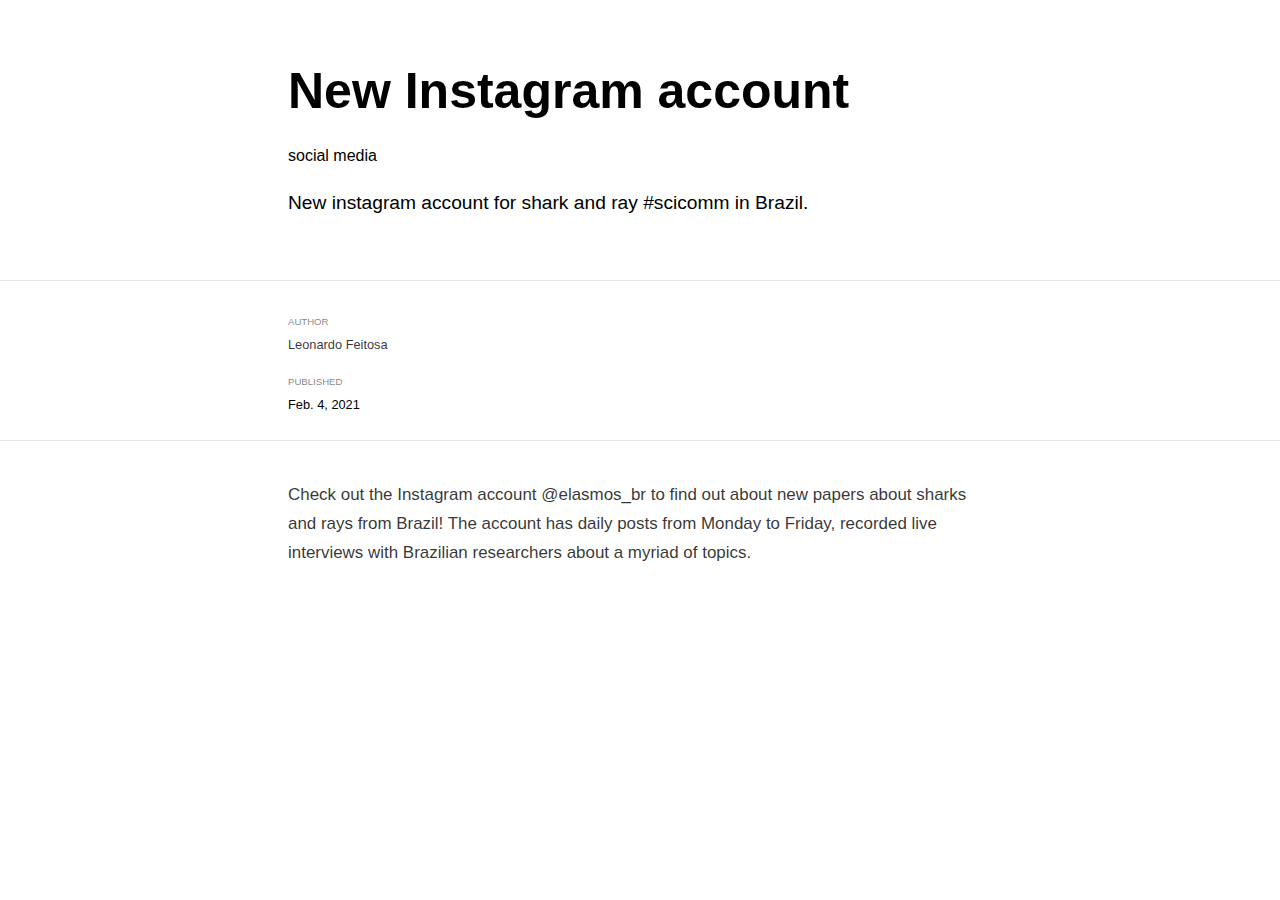
<file: _posts/2021-02-04-welcome/welcome.html>
<!DOCTYPE html>

<html xmlns="http://www.w3.org/1999/xhtml" lang="" xml:lang="">

<head>
  <meta charset="utf-8"/>
  <meta name="viewport" content="width=device-width, initial-scale=1"/>
  <meta http-equiv="X-UA-Compatible" content="IE=Edge,chrome=1"/>
  <meta name="generator" content="distill" />

  <style type="text/css">
  /* Hide doc at startup (prevent jankiness while JS renders/transforms) */
  body {
    visibility: hidden;
  }
  </style>

 <!--radix_placeholder_import_source-->
 <!--/radix_placeholder_import_source-->

<style type="text/css">code{white-space: pre;}</style>
<style type="text/css" data-origin="pandoc">
pre > code.sourceCode { white-space: pre; position: relative; }
pre > code.sourceCode > span { display: inline-block; line-height: 1.25; }
pre > code.sourceCode > span:empty { height: 1.2em; }
code.sourceCode > span { color: inherit; text-decoration: inherit; }
div.sourceCode { margin: 1em 0; }
pre.sourceCode { margin: 0; }
@media screen {
div.sourceCode { overflow: auto; }
}
@media print {
pre > code.sourceCode { white-space: pre-wrap; }
pre > code.sourceCode > span { text-indent: -5em; padding-left: 5em; }
}
pre.numberSource code
  { counter-reset: source-line 0; }
pre.numberSource code > span
  { position: relative; left: -4em; counter-increment: source-line; }
pre.numberSource code > span > a:first-child::before
  { content: counter(source-line);
    position: relative; left: -1em; text-align: right; vertical-align: baseline;
    border: none; display: inline-block;
    -webkit-touch-callout: none; -webkit-user-select: none;
    -khtml-user-select: none; -moz-user-select: none;
    -ms-user-select: none; user-select: none;
    padding: 0 4px; width: 4em;
    color: #aaaaaa;
  }
pre.numberSource { margin-left: 3em; border-left: 1px solid #aaaaaa;  padding-left: 4px; }
div.sourceCode
  {   }
@media screen {
pre > code.sourceCode > span > a:first-child::before { text-decoration: underline; }
}
code span.al { color: #ad0000; } /* Alert */
code span.an { color: #5e5e5e; } /* Annotation */
code span.at { color: #20794d; } /* Attribute */
code span.bn { color: #ad0000; } /* BaseN */
code span.bu { } /* BuiltIn */
code span.cf { color: #007ba5; } /* ControlFlow */
code span.ch { color: #20794d; } /* Char */
code span.cn { color: #8f5902; } /* Constant */
code span.co { color: #5e5e5e; } /* Comment */
code span.cv { color: #5e5e5e; font-style: italic; } /* CommentVar */
code span.do { color: #5e5e5e; font-style: italic; } /* Documentation */
code span.dt { color: #ad0000; } /* DataType */
code span.dv { color: #ad0000; } /* DecVal */
code span.er { color: #ad0000; } /* Error */
code span.ex { } /* Extension */
code span.fl { color: #ad0000; } /* Float */
code span.fu { color: #4758ab; } /* Function */
code span.im { } /* Import */
code span.in { color: #5e5e5e; } /* Information */
code span.kw { color: #007ba5; } /* Keyword */
code span.op { color: #5e5e5e; } /* Operator */
code span.ot { color: #007ba5; } /* Other */
code span.pp { color: #ad0000; } /* Preprocessor */
code span.sc { color: #20794d; } /* SpecialChar */
code span.ss { color: #20794d; } /* SpecialString */
code span.st { color: #20794d; } /* String */
code span.va { color: #111111; } /* Variable */
code span.vs { color: #20794d; } /* VerbatimString */
code span.wa { color: #5e5e5e; font-style: italic; } /* Warning */
</style>

  <!--radix_placeholder_meta_tags-->
  <title>New Instagram account</title>

  <meta property="description" itemprop="description" content="New instagram account for shark and ray #scicomm in Brazil."/>


  <!--  https://schema.org/Article -->
  <meta property="article:published" itemprop="datePublished" content="2021-02-04"/>
  <meta property="article:created" itemprop="dateCreated" content="2021-02-04"/>
  <meta name="article:author" content="Leonardo Feitosa"/>

  <!--  https://developers.facebook.com/docs/sharing/webmasters#markup -->
  <meta property="og:title" content="New Instagram account"/>
  <meta property="og:type" content="article"/>
  <meta property="og:description" content="New instagram account for shark and ray #scicomm in Brazil."/>
  <meta property="og:locale" content="en_US"/>

  <!--  https://dev.twitter.com/cards/types/summary -->
  <meta property="twitter:card" content="summary"/>
  <meta property="twitter:title" content="New Instagram account"/>
  <meta property="twitter:description" content="New instagram account for shark and ray #scicomm in Brazil."/>

  <!--/radix_placeholder_meta_tags-->
  <!--radix_placeholder_rmarkdown_metadata-->

  <script type="text/json" id="radix-rmarkdown-metadata">
  {"type":"list","attributes":{"names":{"type":"character","attributes":{},"value":["title","description","author","categories","date","output"]}},"value":[{"type":"character","attributes":{},"value":["New Instagram account"]},{"type":"character","attributes":{},"value":["New instagram account for shark and ray #scicomm in Brazil.\n"]},{"type":"list","attributes":{},"value":[{"type":"list","attributes":{"names":{"type":"character","attributes":{},"value":["name"]}},"value":[{"type":"character","attributes":{},"value":["Leonardo Feitosa"]}]}]},{"type":"character","attributes":{},"value":["social media"]},{"type":"character","attributes":{},"value":["02-04-2021"]},{"type":"list","attributes":{"names":{"type":"character","attributes":{},"value":["distill::distill_article"]}},"value":[{"type":"list","attributes":{"names":{"type":"character","attributes":{},"value":["self_contained"]}},"value":[{"type":"logical","attributes":{},"value":[false]}]}]}]}
  </script>
  <!--/radix_placeholder_rmarkdown_metadata-->
  
  <script type="text/json" id="radix-resource-manifest">
  {"type":"character","attributes":{},"value":["welcome_files/anchor-4.2.2/anchor.min.js","welcome_files/bowser-1.9.3/bowser.min.js","welcome_files/distill-2.2.21/template.v2.js","welcome_files/header-attrs-2.6.4/header-attrs.js","welcome_files/jquery-1.11.3/jquery.min.js","welcome_files/popper-2.6.0/popper.min.js","welcome_files/tippy-6.2.7/tippy-bundle.umd.min.js","welcome_files/tippy-6.2.7/tippy-light-border.css","welcome_files/tippy-6.2.7/tippy.css","welcome_files/tippy-6.2.7/tippy.umd.min.js","welcome_files/webcomponents-2.0.0/webcomponents.js"]}
  </script>
  <!--radix_placeholder_navigation_in_header-->
  <!--/radix_placeholder_navigation_in_header-->
  <!--radix_placeholder_distill-->

  <style type="text/css">

  body {
    background-color: white;
  }

  .pandoc-table {
    width: 100%;
  }

  .pandoc-table>caption {
    margin-bottom: 10px;
  }

  .pandoc-table th:not([align]) {
    text-align: left;
  }

  .pagedtable-footer {
    font-size: 15px;
  }

  d-byline .byline {
    grid-template-columns: 2fr 2fr;
  }

  d-byline .byline h3 {
    margin-block-start: 1.5em;
  }

  d-byline .byline .authors-affiliations h3 {
    margin-block-start: 0.5em;
  }

  .authors-affiliations .orcid-id {
    width: 16px;
    height:16px;
    margin-left: 4px;
    margin-right: 4px;
    vertical-align: middle;
    padding-bottom: 2px;
  }

  d-title .dt-tags {
    margin-top: 1em;
    grid-column: text;
  }

  .dt-tags .dt-tag {
    text-decoration: none;
    display: inline-block;
    color: rgba(0,0,0,0.6);
    padding: 0em 0.4em;
    margin-right: 0.5em;
    margin-bottom: 0.4em;
    font-size: 70%;
    border: 1px solid rgba(0,0,0,0.2);
    border-radius: 3px;
    text-transform: uppercase;
    font-weight: 500;
  }

  d-article table.gt_table td,
  d-article table.gt_table th {
    border-bottom: none;
  }

  .html-widget {
    margin-bottom: 2.0em;
  }

  .l-screen-inset {
    padding-right: 16px;
  }

  .l-screen .caption {
    margin-left: 10px;
  }

  .shaded {
    background: rgb(247, 247, 247);
    padding-top: 20px;
    padding-bottom: 20px;
    border-top: 1px solid rgba(0, 0, 0, 0.1);
    border-bottom: 1px solid rgba(0, 0, 0, 0.1);
  }

  .shaded .html-widget {
    margin-bottom: 0;
    border: 1px solid rgba(0, 0, 0, 0.1);
  }

  .shaded .shaded-content {
    background: white;
  }

  .text-output {
    margin-top: 0;
    line-height: 1.5em;
  }

  .hidden {
    display: none !important;
  }

  d-article {
    padding-top: 2.5rem;
    padding-bottom: 30px;
  }

  d-appendix {
    padding-top: 30px;
  }

  d-article>p>img {
    width: 100%;
  }

  d-article h2 {
    margin: 1rem 0 1.5rem 0;
  }

  d-article h3 {
    margin-top: 1.5rem;
  }

  d-article iframe {
    border: 1px solid rgba(0, 0, 0, 0.1);
    margin-bottom: 2.0em;
    width: 100%;
  }

  /* Tweak code blocks */

  d-article div.sourceCode code,
  d-article pre code {
    font-family: Consolas, Monaco, 'Andale Mono', 'Ubuntu Mono', monospace;
  }

  d-article pre,
  d-article div.sourceCode,
  d-article div.sourceCode pre {
    overflow: auto;
  }

  d-article div.sourceCode {
    background-color: white;
  }

  d-article div.sourceCode pre {
    padding-left: 10px;
    font-size: 12px;
    border-left: 2px solid rgba(0,0,0,0.1);
  }

  d-article pre {
    font-size: 12px;
    color: black;
    background: none;
    margin-top: 0;
    text-align: left;
    white-space: pre;
    word-spacing: normal;
    word-break: normal;
    word-wrap: normal;
    line-height: 1.5;

    -moz-tab-size: 4;
    -o-tab-size: 4;
    tab-size: 4;

    -webkit-hyphens: none;
    -moz-hyphens: none;
    -ms-hyphens: none;
    hyphens: none;
  }

  d-article pre a {
    border-bottom: none;
  }

  d-article pre a:hover {
    border-bottom: none;
    text-decoration: underline;
  }

  d-article details {
    grid-column: text;
    margin-bottom: 0.8em;
  }

  @media(min-width: 768px) {

  d-article pre,
  d-article div.sourceCode,
  d-article div.sourceCode pre {
    overflow: visible !important;
  }

  d-article div.sourceCode pre {
    padding-left: 18px;
    font-size: 14px;
  }

  d-article pre {
    font-size: 14px;
  }

  }

  figure img.external {
    background: white;
    border: 1px solid rgba(0, 0, 0, 0.1);
    box-shadow: 0 1px 8px rgba(0, 0, 0, 0.1);
    padding: 18px;
    box-sizing: border-box;
  }

  /* CSS for d-contents */

  .d-contents {
    grid-column: text;
    color: rgba(0,0,0,0.8);
    font-size: 0.9em;
    padding-bottom: 1em;
    margin-bottom: 1em;
    padding-bottom: 0.5em;
    margin-bottom: 1em;
    padding-left: 0.25em;
    justify-self: start;
  }

  @media(min-width: 1000px) {
    .d-contents.d-contents-float {
      height: 0;
      grid-column-start: 1;
      grid-column-end: 4;
      justify-self: center;
      padding-right: 3em;
      padding-left: 2em;
    }
  }

  .d-contents nav h3 {
    font-size: 18px;
    margin-top: 0;
    margin-bottom: 1em;
  }

  .d-contents li {
    list-style-type: none
  }

  .d-contents nav > ul {
    padding-left: 0;
  }

  .d-contents ul {
    padding-left: 1em
  }

  .d-contents nav ul li {
    margin-top: 0.6em;
    margin-bottom: 0.2em;
  }

  .d-contents nav a {
    font-size: 13px;
    border-bottom: none;
    text-decoration: none
    color: rgba(0, 0, 0, 0.8);
  }

  .d-contents nav a:hover {
    text-decoration: underline solid rgba(0, 0, 0, 0.6)
  }

  .d-contents nav > ul > li > a {
    font-weight: 600;
  }

  .d-contents nav > ul > li > ul {
    font-weight: inherit;
  }

  .d-contents nav > ul > li > ul > li {
    margin-top: 0.2em;
  }


  .d-contents nav ul {
    margin-top: 0;
    margin-bottom: 0.25em;
  }

  .d-article-with-toc h2:nth-child(2) {
    margin-top: 0;
  }


  /* Figure */

  .figure {
    position: relative;
    margin-bottom: 2.5em;
    margin-top: 1.5em;
  }

  .figure img {
    width: 100%;
  }

  .figure .caption {
    color: rgba(0, 0, 0, 0.6);
    font-size: 12px;
    line-height: 1.5em;
  }

  .figure img.external {
    background: white;
    border: 1px solid rgba(0, 0, 0, 0.1);
    box-shadow: 0 1px 8px rgba(0, 0, 0, 0.1);
    padding: 18px;
    box-sizing: border-box;
  }

  .figure .caption a {
    color: rgba(0, 0, 0, 0.6);
  }

  .figure .caption b,
  .figure .caption strong, {
    font-weight: 600;
    color: rgba(0, 0, 0, 1.0);
  }

  /* Citations */

  d-article .citation {
    color: inherit;
    cursor: inherit;
  }

  div.hanging-indent{
    margin-left: 1em; text-indent: -1em;
  }

  /* Citation hover box */

  .tippy-box[data-theme~=light-border] {
    background-color: rgba(250, 250, 250, 0.95);
  }

  .tippy-content > p {
    margin-bottom: 0;
    padding: 2px;
  }


  /* Tweak 1000px media break to show more text */

  @media(min-width: 1000px) {
    .base-grid,
    distill-header,
    d-title,
    d-abstract,
    d-article,
    d-appendix,
    distill-appendix,
    d-byline,
    d-footnote-list,
    d-citation-list,
    distill-footer {
      grid-template-columns: [screen-start] 1fr [page-start kicker-start] 80px [middle-start] 50px [text-start kicker-end] 65px 65px 65px 65px 65px 65px 65px 65px [text-end gutter-start] 65px [middle-end] 65px [page-end gutter-end] 1fr [screen-end];
      grid-column-gap: 16px;
    }

    .grid {
      grid-column-gap: 16px;
    }

    d-article {
      font-size: 1.06rem;
      line-height: 1.7em;
    }
    figure .caption, .figure .caption, figure figcaption {
      font-size: 13px;
    }
  }

  @media(min-width: 1180px) {
    .base-grid,
    distill-header,
    d-title,
    d-abstract,
    d-article,
    d-appendix,
    distill-appendix,
    d-byline,
    d-footnote-list,
    d-citation-list,
    distill-footer {
      grid-template-columns: [screen-start] 1fr [page-start kicker-start] 60px [middle-start] 60px [text-start kicker-end] 60px 60px 60px 60px 60px 60px 60px 60px [text-end gutter-start] 60px [middle-end] 60px [page-end gutter-end] 1fr [screen-end];
      grid-column-gap: 32px;
    }

    .grid {
      grid-column-gap: 32px;
    }
  }


  /* Get the citation styles for the appendix (not auto-injected on render since
     we do our own rendering of the citation appendix) */

  d-appendix .citation-appendix,
  .d-appendix .citation-appendix {
    font-size: 11px;
    line-height: 15px;
    border-left: 1px solid rgba(0, 0, 0, 0.1);
    padding-left: 18px;
    border: 1px solid rgba(0,0,0,0.1);
    background: rgba(0, 0, 0, 0.02);
    padding: 10px 18px;
    border-radius: 3px;
    color: rgba(150, 150, 150, 1);
    overflow: hidden;
    margin-top: -12px;
    white-space: pre-wrap;
    word-wrap: break-word;
  }

  /* Include appendix styles here so they can be overridden */

  d-appendix {
    contain: layout style;
    font-size: 0.8em;
    line-height: 1.7em;
    margin-top: 60px;
    margin-bottom: 0;
    border-top: 1px solid rgba(0, 0, 0, 0.1);
    color: rgba(0,0,0,0.5);
    padding-top: 60px;
    padding-bottom: 48px;
  }

  d-appendix h3 {
    grid-column: page-start / text-start;
    font-size: 15px;
    font-weight: 500;
    margin-top: 1em;
    margin-bottom: 0;
    color: rgba(0,0,0,0.65);
  }

  d-appendix h3 + * {
    margin-top: 1em;
  }

  d-appendix ol {
    padding: 0 0 0 15px;
  }

  @media (min-width: 768px) {
    d-appendix ol {
      padding: 0 0 0 30px;
      margin-left: -30px;
    }
  }

  d-appendix li {
    margin-bottom: 1em;
  }

  d-appendix a {
    color: rgba(0, 0, 0, 0.6);
  }

  d-appendix > * {
    grid-column: text;
  }

  d-appendix > d-footnote-list,
  d-appendix > d-citation-list,
  d-appendix > distill-appendix {
    grid-column: screen;
  }

  /* Include footnote styles here so they can be overridden */

  d-footnote-list {
    contain: layout style;
  }

  d-footnote-list > * {
    grid-column: text;
  }

  d-footnote-list a.footnote-backlink {
    color: rgba(0,0,0,0.3);
    padding-left: 0.5em;
  }



  /* Anchor.js */

  .anchorjs-link {
    /*transition: all .25s linear; */
    text-decoration: none;
    border-bottom: none;
  }
  *:hover > .anchorjs-link {
    margin-left: -1.125em !important;
    text-decoration: none;
    border-bottom: none;
  }

  /* Social footer */

  .social_footer {
    margin-top: 30px;
    margin-bottom: 0;
    color: rgba(0,0,0,0.67);
  }

  .disqus-comments {
    margin-right: 30px;
  }

  .disqus-comment-count {
    border-bottom: 1px solid rgba(0, 0, 0, 0.4);
    cursor: pointer;
  }

  #disqus_thread {
    margin-top: 30px;
  }

  .article-sharing a {
    border-bottom: none;
    margin-right: 8px;
  }

  .article-sharing a:hover {
    border-bottom: none;
  }

  .sidebar-section.subscribe {
    font-size: 12px;
    line-height: 1.6em;
  }

  .subscribe p {
    margin-bottom: 0.5em;
  }


  .article-footer .subscribe {
    font-size: 15px;
    margin-top: 45px;
  }


  .sidebar-section.custom {
    font-size: 12px;
    line-height: 1.6em;
  }

  .custom p {
    margin-bottom: 0.5em;
  }

  /* Styles for listing layout (hide title) */
  .layout-listing d-title, .layout-listing .d-title {
    display: none;
  }

  /* Styles for posts lists (not auto-injected) */


  .posts-with-sidebar {
    padding-left: 45px;
    padding-right: 45px;
  }

  .posts-list .description h2,
  .posts-list .description p {
    font-family: -apple-system, BlinkMacSystemFont, "Segoe UI", Roboto, Oxygen, Ubuntu, Cantarell, "Fira Sans", "Droid Sans", "Helvetica Neue", Arial, sans-serif;
  }

  .posts-list .description h2 {
    font-weight: 700;
    border-bottom: none;
    padding-bottom: 0;
  }

  .posts-list h2.post-tag {
    border-bottom: 1px solid rgba(0, 0, 0, 0.2);
    padding-bottom: 12px;
  }
  .posts-list {
    margin-top: 60px;
    margin-bottom: 24px;
  }

  .posts-list .post-preview {
    text-decoration: none;
    overflow: hidden;
    display: block;
    border-bottom: 1px solid rgba(0, 0, 0, 0.1);
    padding: 24px 0;
  }

  .post-preview-last {
    border-bottom: none !important;
  }

  .posts-list .posts-list-caption {
    grid-column: screen;
    font-weight: 400;
  }

  .posts-list .post-preview h2 {
    margin: 0 0 6px 0;
    line-height: 1.2em;
    font-style: normal;
    font-size: 24px;
  }

  .posts-list .post-preview p {
    margin: 0 0 12px 0;
    line-height: 1.4em;
    font-size: 16px;
  }

  .posts-list .post-preview .thumbnail {
    box-sizing: border-box;
    margin-bottom: 24px;
    position: relative;
    max-width: 500px;
  }
  .posts-list .post-preview img {
    width: 100%;
    display: block;
  }

  .posts-list .metadata {
    font-size: 12px;
    line-height: 1.4em;
    margin-bottom: 18px;
  }

  .posts-list .metadata > * {
    display: inline-block;
  }

  .posts-list .metadata .publishedDate {
    margin-right: 2em;
  }

  .posts-list .metadata .dt-authors {
    display: block;
    margin-top: 0.3em;
    margin-right: 2em;
  }

  .posts-list .dt-tags {
    display: block;
    line-height: 1em;
  }

  .posts-list .dt-tags .dt-tag {
    display: inline-block;
    color: rgba(0,0,0,0.6);
    padding: 0.3em 0.4em;
    margin-right: 0.2em;
    margin-bottom: 0.4em;
    font-size: 60%;
    border: 1px solid rgba(0,0,0,0.2);
    border-radius: 3px;
    text-transform: uppercase;
    font-weight: 500;
  }

  .posts-list img {
    opacity: 1;
  }

  .posts-list img[data-src] {
    opacity: 0;
  }

  .posts-more {
    clear: both;
  }


  .posts-sidebar {
    font-size: 16px;
  }

  .posts-sidebar h3 {
    font-size: 16px;
    margin-top: 0;
    margin-bottom: 0.5em;
    font-weight: 400;
    text-transform: uppercase;
  }

  .sidebar-section {
    margin-bottom: 30px;
  }

  .categories ul {
    list-style-type: none;
    margin: 0;
    padding: 0;
  }

  .categories li {
    color: rgba(0, 0, 0, 0.8);
    margin-bottom: 0;
  }

  .categories li>a {
    border-bottom: none;
  }

  .categories li>a:hover {
    border-bottom: 1px solid rgba(0, 0, 0, 0.4);
  }

  .categories .active {
    font-weight: 600;
  }

  .categories .category-count {
    color: rgba(0, 0, 0, 0.4);
  }


  @media(min-width: 768px) {
    .posts-list .post-preview h2 {
      font-size: 26px;
    }
    .posts-list .post-preview .thumbnail {
      float: right;
      width: 30%;
      margin-bottom: 0;
    }
    .posts-list .post-preview .description {
      float: left;
      width: 45%;
    }
    .posts-list .post-preview .metadata {
      float: left;
      width: 20%;
      margin-top: 8px;
    }
    .posts-list .post-preview p {
      margin: 0 0 12px 0;
      line-height: 1.5em;
      font-size: 16px;
    }
    .posts-with-sidebar .posts-list {
      float: left;
      width: 75%;
    }
    .posts-with-sidebar .posts-sidebar {
      float: right;
      width: 20%;
      margin-top: 60px;
      padding-top: 24px;
      padding-bottom: 24px;
    }
  }


  /* Improve display for browsers without grid (IE/Edge <= 15) */

  .downlevel {
    line-height: 1.6em;
    font-family: -apple-system, BlinkMacSystemFont, "Segoe UI", Roboto, Oxygen, Ubuntu, Cantarell, "Fira Sans", "Droid Sans", "Helvetica Neue", Arial, sans-serif;
    margin: 0;
  }

  .downlevel .d-title {
    padding-top: 6rem;
    padding-bottom: 1.5rem;
  }

  .downlevel .d-title h1 {
    font-size: 50px;
    font-weight: 700;
    line-height: 1.1em;
    margin: 0 0 0.5rem;
  }

  .downlevel .d-title p {
    font-weight: 300;
    font-size: 1.2rem;
    line-height: 1.55em;
    margin-top: 0;
  }

  .downlevel .d-byline {
    padding-top: 0.8em;
    padding-bottom: 0.8em;
    font-size: 0.8rem;
    line-height: 1.8em;
  }

  .downlevel .section-separator {
    border: none;
    border-top: 1px solid rgba(0, 0, 0, 0.1);
  }

  .downlevel .d-article {
    font-size: 1.06rem;
    line-height: 1.7em;
    padding-top: 1rem;
    padding-bottom: 2rem;
  }


  .downlevel .d-appendix {
    padding-left: 0;
    padding-right: 0;
    max-width: none;
    font-size: 0.8em;
    line-height: 1.7em;
    margin-bottom: 0;
    color: rgba(0,0,0,0.5);
    padding-top: 40px;
    padding-bottom: 48px;
  }

  .downlevel .footnotes ol {
    padding-left: 13px;
  }

  .downlevel .base-grid,
  .downlevel .distill-header,
  .downlevel .d-title,
  .downlevel .d-abstract,
  .downlevel .d-article,
  .downlevel .d-appendix,
  .downlevel .distill-appendix,
  .downlevel .d-byline,
  .downlevel .d-footnote-list,
  .downlevel .d-citation-list,
  .downlevel .distill-footer,
  .downlevel .appendix-bottom,
  .downlevel .posts-container {
    padding-left: 40px;
    padding-right: 40px;
  }

  @media(min-width: 768px) {
    .downlevel .base-grid,
    .downlevel .distill-header,
    .downlevel .d-title,
    .downlevel .d-abstract,
    .downlevel .d-article,
    .downlevel .d-appendix,
    .downlevel .distill-appendix,
    .downlevel .d-byline,
    .downlevel .d-footnote-list,
    .downlevel .d-citation-list,
    .downlevel .distill-footer,
    .downlevel .appendix-bottom,
    .downlevel .posts-container {
    padding-left: 150px;
    padding-right: 150px;
    max-width: 900px;
  }
  }

  .downlevel pre code {
    display: block;
    border-left: 2px solid rgba(0, 0, 0, .1);
    padding: 0 0 0 20px;
    font-size: 14px;
  }

  .downlevel code, .downlevel pre {
    color: black;
    background: none;
    font-family: Consolas, Monaco, 'Andale Mono', 'Ubuntu Mono', monospace;
    text-align: left;
    white-space: pre;
    word-spacing: normal;
    word-break: normal;
    word-wrap: normal;
    line-height: 1.5;

    -moz-tab-size: 4;
    -o-tab-size: 4;
    tab-size: 4;

    -webkit-hyphens: none;
    -moz-hyphens: none;
    -ms-hyphens: none;
    hyphens: none;
  }

  .downlevel .posts-list .post-preview {
    color: inherit;
  }



  </style>

  <script type="application/javascript">

  function is_downlevel_browser() {
    if (bowser.isUnsupportedBrowser({ msie: "12", msedge: "16"},
                                   window.navigator.userAgent)) {
      return true;
    } else {
      return window.load_distill_framework === undefined;
    }
  }

  // show body when load is complete
  function on_load_complete() {

    // add anchors
    if (window.anchors) {
      window.anchors.options.placement = 'left';
      window.anchors.add('d-article > h2, d-article > h3, d-article > h4, d-article > h5');
    }


    // set body to visible
    document.body.style.visibility = 'visible';

    // force redraw for leaflet widgets
    if (window.HTMLWidgets) {
      var maps = window.HTMLWidgets.findAll(".leaflet");
      $.each(maps, function(i, el) {
        var map = this.getMap();
        map.invalidateSize();
        map.eachLayer(function(layer) {
          if (layer instanceof L.TileLayer)
            layer.redraw();
        });
      });
    }

    // trigger 'shown' so htmlwidgets resize
    $('d-article').trigger('shown');
  }

  function init_distill() {

    init_common();

    // create front matter
    var front_matter = $('<d-front-matter></d-front-matter>');
    $('#distill-front-matter').wrap(front_matter);

    // create d-title
    $('.d-title').changeElementType('d-title');

    // create d-byline
    var byline = $('<d-byline></d-byline>');
    $('.d-byline').replaceWith(byline);

    // create d-article
    var article = $('<d-article></d-article>');
    $('.d-article').wrap(article).children().unwrap();

    // move posts container into article
    $('.posts-container').appendTo($('d-article'));

    // create d-appendix
    $('.d-appendix').changeElementType('d-appendix');

    // flag indicating that we have appendix items
    var appendix = $('.appendix-bottom').children('h3').length > 0;

    // replace footnotes with <d-footnote>
    $('.footnote-ref').each(function(i, val) {
      appendix = true;
      var href = $(this).attr('href');
      var id = href.replace('#', '');
      var fn = $('#' + id);
      var fn_p = $('#' + id + '>p');
      fn_p.find('.footnote-back').remove();
      var text = fn_p.html();
      var dtfn = $('<d-footnote></d-footnote>');
      dtfn.html(text);
      $(this).replaceWith(dtfn);
    });
    // remove footnotes
    $('.footnotes').remove();

    // move refs into #references-listing
    $('#references-listing').replaceWith($('#refs'));

    $('h1.appendix, h2.appendix').each(function(i, val) {
      $(this).changeElementType('h3');
    });
    $('h3.appendix').each(function(i, val) {
      var id = $(this).attr('id');
      $('.d-contents a[href="#' + id + '"]').parent().remove();
      appendix = true;
      $(this).nextUntil($('h1, h2, h3')).addBack().appendTo($('d-appendix'));
    });

    // show d-appendix if we have appendix content
    $("d-appendix").css('display', appendix ? 'grid' : 'none');

    // localize layout chunks to just output
    $('.layout-chunk').each(function(i, val) {

      // capture layout
      var layout = $(this).attr('data-layout');

      // apply layout to markdown level block elements
      var elements = $(this).children().not('details, div.sourceCode, pre, script');
      elements.each(function(i, el) {
        var layout_div = $('<div class="' + layout + '"></div>');
        if (layout_div.hasClass('shaded')) {
          var shaded_content = $('<div class="shaded-content"></div>');
          $(this).wrap(shaded_content);
          $(this).parent().wrap(layout_div);
        } else {
          $(this).wrap(layout_div);
        }
      });


      // unwrap the layout-chunk div
      $(this).children().unwrap();
    });

    // remove code block used to force  highlighting css
    $('.distill-force-highlighting-css').parent().remove();

    // remove empty line numbers inserted by pandoc when using a
    // custom syntax highlighting theme
    $('code.sourceCode a:empty').remove();

    // load distill framework
    load_distill_framework();

    // wait for window.distillRunlevel == 4 to do post processing
    function distill_post_process() {

      if (!window.distillRunlevel || window.distillRunlevel < 4)
        return;

      // hide author/affiliations entirely if we have no authors
      var front_matter = JSON.parse($("#distill-front-matter").html());
      var have_authors = front_matter.authors && front_matter.authors.length > 0;
      if (!have_authors)
        $('d-byline').addClass('hidden');

      // article with toc class
      $('.d-contents').parent().addClass('d-article-with-toc');

      // strip links that point to #
      $('.authors-affiliations').find('a[href="#"]').removeAttr('href');

      // add orcid ids
      $('.authors-affiliations').find('.author').each(function(i, el) {
        var orcid_id = front_matter.authors[i].orcidID;
        if (orcid_id) {
          var a = $('<a></a>');
          a.attr('href', 'https://orcid.org/' + orcid_id);
          var img = $('<img></img>');
          img.addClass('orcid-id');
          img.attr('alt', 'ORCID ID');
          img.attr('src','[data-uri]');
          a.append(img);
          $(this).append(a);
        }
      });

      // hide elements of author/affiliations grid that have no value
      function hide_byline_column(caption) {
        $('d-byline').find('h3:contains("' + caption + '")').parent().css('visibility', 'hidden');
      }

      // affiliations
      var have_affiliations = false;
      for (var i = 0; i<front_matter.authors.length; ++i) {
        var author = front_matter.authors[i];
        if (author.affiliation !== "&nbsp;") {
          have_affiliations = true;
          break;
        }
      }
      if (!have_affiliations)
        $('d-byline').find('h3:contains("Affiliations")').css('visibility', 'hidden');

      // published date
      if (!front_matter.publishedDate)
        hide_byline_column("Published");

      // document object identifier
      var doi = $('d-byline').find('h3:contains("DOI")');
      var doi_p = doi.next().empty();
      if (!front_matter.doi) {
        // if we have a citation and valid citationText then link to that
        if ($('#citation').length > 0 && front_matter.citationText) {
          doi.html('Citation');
          $('<a href="#citation"></a>')
            .text(front_matter.citationText)
            .appendTo(doi_p);
        } else {
          hide_byline_column("DOI");
        }
      } else {
        $('<a></a>')
           .attr('href', "https://doi.org/" + front_matter.doi)
           .html(front_matter.doi)
           .appendTo(doi_p);
      }

       // change plural form of authors/affiliations
      if (front_matter.authors.length === 1) {
        var grid = $('.authors-affiliations');
        grid.children('h3:contains("Authors")').text('Author');
        grid.children('h3:contains("Affiliations")').text('Affiliation');
      }

      // remove d-appendix and d-footnote-list local styles
      $('d-appendix > style:first-child').remove();
      $('d-footnote-list > style:first-child').remove();

      // move appendix-bottom entries to the bottom
      $('.appendix-bottom').appendTo('d-appendix').children().unwrap();
      $('.appendix-bottom').remove();

      // hoverable references
      $('span.citation[data-cites]').each(function() {
        var refHtml = $('#ref-' + $(this).attr('data-cites')).html();
        window.tippy(this, {
          allowHTML: true,
          content: refHtml,
          maxWidth: 500,
          interactive: true,
          interactiveBorder: 10,
          theme: 'light-border',
          placement: 'bottom-start'
        });
      });

      // clear polling timer
      clearInterval(tid);

      // show body now that everything is ready
      on_load_complete();
    }

    var tid = setInterval(distill_post_process, 50);
    distill_post_process();

  }

  function init_downlevel() {

    init_common();

     // insert hr after d-title
    $('.d-title').after($('<hr class="section-separator"/>'));

    // check if we have authors
    var front_matter = JSON.parse($("#distill-front-matter").html());
    var have_authors = front_matter.authors && front_matter.authors.length > 0;

    // manage byline/border
    if (!have_authors)
      $('.d-byline').remove();
    $('.d-byline').after($('<hr class="section-separator"/>'));
    $('.d-byline a').remove();

    // remove toc
    $('.d-contents').remove();

    // move appendix elements
    $('h1.appendix, h2.appendix').each(function(i, val) {
      $(this).changeElementType('h3');
    });
    $('h3.appendix').each(function(i, val) {
      $(this).nextUntil($('h1, h2, h3')).addBack().appendTo($('.d-appendix'));
    });


    // inject headers into references and footnotes
    var refs_header = $('<h3></h3>');
    refs_header.text('References');
    $('#refs').prepend(refs_header);

    var footnotes_header = $('<h3></h3');
    footnotes_header.text('Footnotes');
    $('.footnotes').children('hr').first().replaceWith(footnotes_header);

    // move appendix-bottom entries to the bottom
    $('.appendix-bottom').appendTo('.d-appendix').children().unwrap();
    $('.appendix-bottom').remove();

    // remove appendix if it's empty
    if ($('.d-appendix').children().length === 0)
      $('.d-appendix').remove();

    // prepend separator above appendix
    $('.d-appendix').before($('<hr class="section-separator" style="clear: both"/>'));

    // trim code
    $('pre>code').each(function(i, val) {
      $(this).html($.trim($(this).html()));
    });

    // move posts-container right before article
    $('.posts-container').insertBefore($('.d-article'));

    $('body').addClass('downlevel');

    on_load_complete();
  }


  function init_common() {

    // jquery plugin to change element types
    (function($) {
      $.fn.changeElementType = function(newType) {
        var attrs = {};

        $.each(this[0].attributes, function(idx, attr) {
          attrs[attr.nodeName] = attr.nodeValue;
        });

        this.replaceWith(function() {
          return $("<" + newType + "/>", attrs).append($(this).contents());
        });
      };
    })(jQuery);

    // prevent underline for linked images
    $('a > img').parent().css({'border-bottom' : 'none'});

    // mark non-body figures created by knitr chunks as 100% width
    $('.layout-chunk').each(function(i, val) {
      var figures = $(this).find('img, .html-widget');
      if ($(this).attr('data-layout') !== "l-body") {
        figures.css('width', '100%');
      } else {
        figures.css('max-width', '100%');
        figures.filter("[width]").each(function(i, val) {
          var fig = $(this);
          fig.css('width', fig.attr('width') + 'px');
        });

      }
    });

    // auto-append index.html to post-preview links in file: protocol
    // and in rstudio ide preview
    $('.post-preview').each(function(i, val) {
      if (window.location.protocol === "file:")
        $(this).attr('href', $(this).attr('href') + "index.html");
    });

    // get rid of index.html references in header
    if (window.location.protocol !== "file:") {
      $('.distill-site-header a[href]').each(function(i,val) {
        $(this).attr('href', $(this).attr('href').replace("index.html", "./"));
      });
    }

    // add class to pandoc style tables
    $('tr.header').parent('thead').parent('table').addClass('pandoc-table');
    $('.kable-table').children('table').addClass('pandoc-table');

    // add figcaption style to table captions
    $('caption').parent('table').addClass("figcaption");

    // initialize posts list
    if (window.init_posts_list)
      window.init_posts_list();

    // implmement disqus comment link
    $('.disqus-comment-count').click(function() {
      window.headroom_prevent_pin = true;
      $('#disqus_thread').toggleClass('hidden');
      if (!$('#disqus_thread').hasClass('hidden')) {
        var offset = $(this).offset();
        $(window).resize();
        $('html, body').animate({
          scrollTop: offset.top - 35
        });
      }
    });
  }

  document.addEventListener('DOMContentLoaded', function() {
    if (is_downlevel_browser())
      init_downlevel();
    else
      window.addEventListener('WebComponentsReady', init_distill);
  });

  </script>

  <!--/radix_placeholder_distill-->
  <script src="welcome_files/header-attrs-2.6.4/header-attrs.js"></script>
  <script src="welcome_files/jquery-1.11.3/jquery.min.js"></script>
  <script src="welcome_files/popper-2.6.0/popper.min.js"></script>
  <link href="welcome_files/tippy-6.2.7/tippy.css" rel="stylesheet" />
  <link href="welcome_files/tippy-6.2.7/tippy-light-border.css" rel="stylesheet" />
  <script src="welcome_files/tippy-6.2.7/tippy.umd.min.js"></script>
  <script src="welcome_files/anchor-4.2.2/anchor.min.js"></script>
  <script src="welcome_files/bowser-1.9.3/bowser.min.js"></script>
  <script src="welcome_files/webcomponents-2.0.0/webcomponents.js"></script>
  <script src="welcome_files/distill-2.2.21/template.v2.js"></script>
  <!--radix_placeholder_site_in_header-->
  <!--/radix_placeholder_site_in_header-->


</head>

<body>

<!--radix_placeholder_front_matter-->

<script id="distill-front-matter" type="text/json">
{"title":"New Instagram account","description":"New instagram account for shark and ray #scicomm in Brazil.","authors":[{"author":"Leonardo Feitosa","authorURL":"#","affiliation":"&nbsp;","affiliationURL":"#","orcidID":""}],"publishedDate":"2021-02-04T00:00:00.000-03:00","citationText":"Feitosa, 2021"}
</script>

<!--/radix_placeholder_front_matter-->
<!--radix_placeholder_navigation_before_body-->
<!--/radix_placeholder_navigation_before_body-->
<!--radix_placeholder_site_before_body-->
<!--/radix_placeholder_site_before_body-->

<div class="d-title">
<h1>New Instagram account</h1>
<!--radix_placeholder_categories-->
<div class="dt-tags">
<div class="dt=tag">social media</div>
</div>
<!--/radix_placeholder_categories-->
<p><p>New instagram account for shark and ray #scicomm in Brazil.</p></p>
</div>

<div class="d-byline">
  Leonardo Feitosa  
  
<br/>02-04-2021
</div>

<div class="d-article">
<p>Check out the Instagram account <span class="citation" data-cites="elasmos_br">@elasmos_br</span> to find out about new papers about sharks and rays from Brazil! The account has daily posts from Monday to Friday, recorded live interviews with Brazilian researchers about a myriad of topics.</p>
<div class="sourceCode" id="cb1"><pre class="sourceCode r distill-force-highlighting-css"><code class="sourceCode r"></code></pre></div>
<!--radix_placeholder_article_footer-->
<!--/radix_placeholder_article_footer-->
</div>

<div class="d-appendix">
</div>


<!--radix_placeholder_site_after_body-->
<!--/radix_placeholder_site_after_body-->
<!--radix_placeholder_appendices-->
<div class="appendix-bottom"></div>
<!--/radix_placeholder_appendices-->
<!--radix_placeholder_navigation_after_body-->
<!--/radix_placeholder_navigation_after_body-->

</body>

</html>
</file>
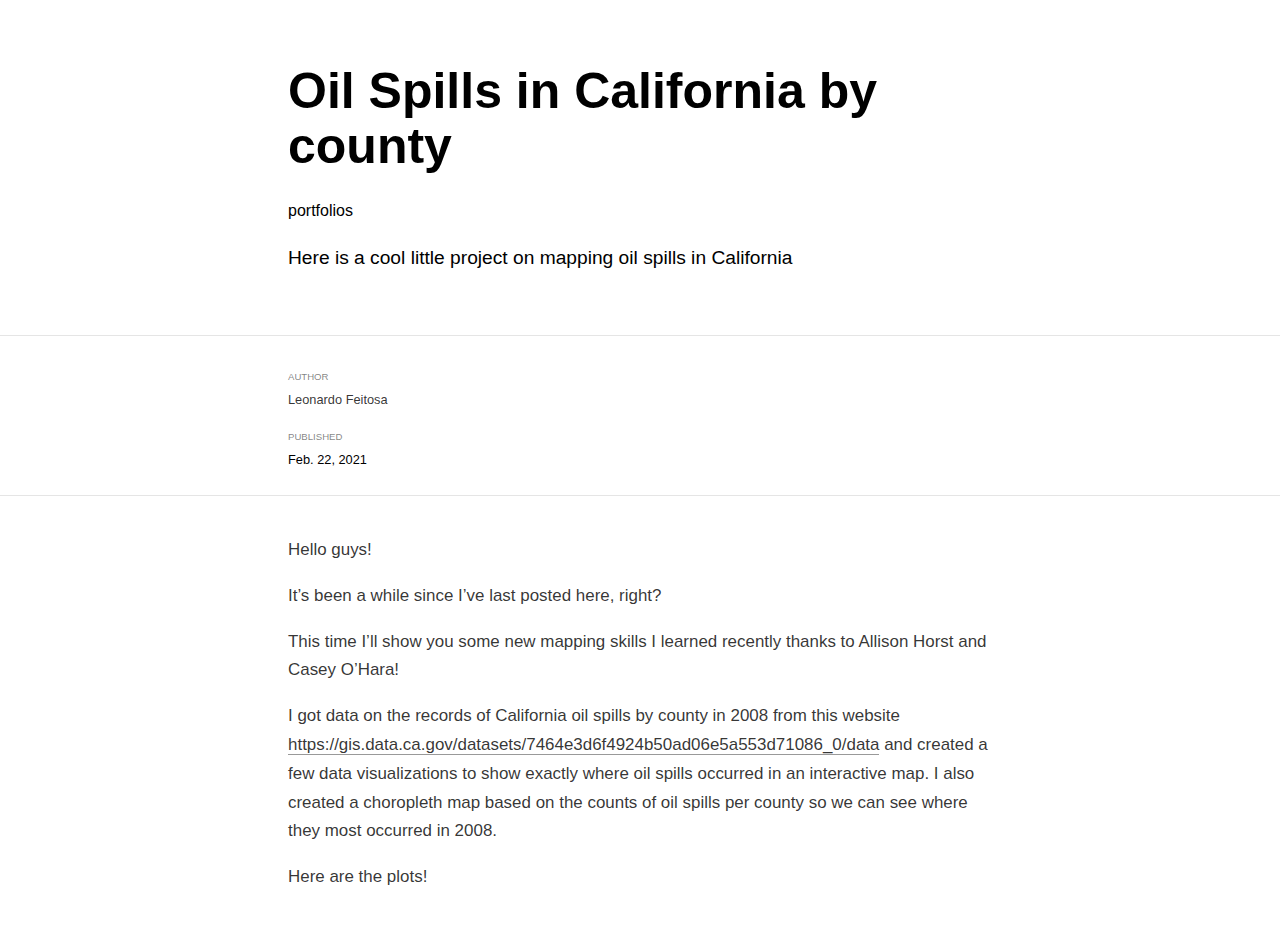
<file: _posts/2021-02-22-mappingskills/mappingskills.html>
<!DOCTYPE html>

<html xmlns="http://www.w3.org/1999/xhtml" lang="" xml:lang="">

<head>
  <meta charset="utf-8"/>
  <meta name="viewport" content="width=device-width, initial-scale=1"/>
  <meta http-equiv="X-UA-Compatible" content="IE=Edge,chrome=1"/>
  <meta name="generator" content="distill" />

  <style type="text/css">
  /* Hide doc at startup (prevent jankiness while JS renders/transforms) */
  body {
    visibility: hidden;
  }
  </style>

 <!--radix_placeholder_import_source-->
 <!--/radix_placeholder_import_source-->

<style type="text/css">code{white-space: pre;}</style>
<style type="text/css" data-origin="pandoc">
pre > code.sourceCode { white-space: pre; position: relative; }
pre > code.sourceCode > span { display: inline-block; line-height: 1.25; }
pre > code.sourceCode > span:empty { height: 1.2em; }
code.sourceCode > span { color: inherit; text-decoration: inherit; }
div.sourceCode { margin: 1em 0; }
pre.sourceCode { margin: 0; }
@media screen {
div.sourceCode { overflow: auto; }
}
@media print {
pre > code.sourceCode { white-space: pre-wrap; }
pre > code.sourceCode > span { text-indent: -5em; padding-left: 5em; }
}
pre.numberSource code
  { counter-reset: source-line 0; }
pre.numberSource code > span
  { position: relative; left: -4em; counter-increment: source-line; }
pre.numberSource code > span > a:first-child::before
  { content: counter(source-line);
    position: relative; left: -1em; text-align: right; vertical-align: baseline;
    border: none; display: inline-block;
    -webkit-touch-callout: none; -webkit-user-select: none;
    -khtml-user-select: none; -moz-user-select: none;
    -ms-user-select: none; user-select: none;
    padding: 0 4px; width: 4em;
    color: #aaaaaa;
  }
pre.numberSource { margin-left: 3em; border-left: 1px solid #aaaaaa;  padding-left: 4px; }
div.sourceCode
  {   }
@media screen {
pre > code.sourceCode > span > a:first-child::before { text-decoration: underline; }
}
code span.al { color: #ad0000; } /* Alert */
code span.an { color: #5e5e5e; } /* Annotation */
code span.at { color: #20794d; } /* Attribute */
code span.bn { color: #ad0000; } /* BaseN */
code span.bu { } /* BuiltIn */
code span.cf { color: #007ba5; } /* ControlFlow */
code span.ch { color: #20794d; } /* Char */
code span.cn { color: #8f5902; } /* Constant */
code span.co { color: #5e5e5e; } /* Comment */
code span.cv { color: #5e5e5e; font-style: italic; } /* CommentVar */
code span.do { color: #5e5e5e; font-style: italic; } /* Documentation */
code span.dt { color: #ad0000; } /* DataType */
code span.dv { color: #ad0000; } /* DecVal */
code span.er { color: #ad0000; } /* Error */
code span.ex { } /* Extension */
code span.fl { color: #ad0000; } /* Float */
code span.fu { color: #4758ab; } /* Function */
code span.im { } /* Import */
code span.in { color: #5e5e5e; } /* Information */
code span.kw { color: #007ba5; } /* Keyword */
code span.op { color: #5e5e5e; } /* Operator */
code span.ot { color: #007ba5; } /* Other */
code span.pp { color: #ad0000; } /* Preprocessor */
code span.sc { color: #20794d; } /* SpecialChar */
code span.ss { color: #20794d; } /* SpecialString */
code span.st { color: #20794d; } /* String */
code span.va { color: #111111; } /* Variable */
code span.vs { color: #20794d; } /* VerbatimString */
code span.wa { color: #5e5e5e; font-style: italic; } /* Warning */
</style>

  <!--radix_placeholder_meta_tags-->
  <title>Oil Spills in California by county</title>

  <meta property="description" itemprop="description" content="Here is a cool little project on mapping oil spills in California"/>


  <!--  https://schema.org/Article -->
  <meta property="article:published" itemprop="datePublished" content="2021-02-22"/>
  <meta property="article:created" itemprop="dateCreated" content="2021-02-22"/>
  <meta name="article:author" content="Leonardo Feitosa"/>

  <!--  https://developers.facebook.com/docs/sharing/webmasters#markup -->
  <meta property="og:title" content="Oil Spills in California by county"/>
  <meta property="og:type" content="article"/>
  <meta property="og:description" content="Here is a cool little project on mapping oil spills in California"/>
  <meta property="og:locale" content="en_US"/>

  <!--  https://dev.twitter.com/cards/types/summary -->
  <meta property="twitter:card" content="summary"/>
  <meta property="twitter:title" content="Oil Spills in California by county"/>
  <meta property="twitter:description" content="Here is a cool little project on mapping oil spills in California"/>

  <!--/radix_placeholder_meta_tags-->
  <!--radix_placeholder_rmarkdown_metadata-->

  <script type="text/json" id="radix-rmarkdown-metadata">
  {"type":"list","attributes":{"names":{"type":"character","attributes":{},"value":["title","description","author","categories","date","output"]}},"value":[{"type":"character","attributes":{},"value":["Oil Spills in California by county"]},{"type":"character","attributes":{},"value":["Here is a cool little project on mapping oil spills in California\n"]},{"type":"list","attributes":{},"value":[{"type":"list","attributes":{"names":{"type":"character","attributes":{},"value":["name","url"]}},"value":[{"type":"character","attributes":{},"value":["Leonardo Feitosa"]},{"type":"list","attributes":{"names":{"type":"character","attributes":{},"value":[]}},"value":[]}]}]},{"type":"character","attributes":{},"value":["portfolios"]},{"type":"character","attributes":{},"value":["02-22-2021"]},{"type":"list","attributes":{"names":{"type":"character","attributes":{},"value":["distill::distill_article"]}},"value":[{"type":"list","attributes":{"names":{"type":"character","attributes":{},"value":["self_contained"]}},"value":[{"type":"logical","attributes":{},"value":[false]}]}]}]}
  </script>
  <!--/radix_placeholder_rmarkdown_metadata-->
  
  <script type="text/json" id="radix-resource-manifest">
  {"type":"NULL"}
  </script>
  <!--radix_placeholder_navigation_in_header-->
  <!--/radix_placeholder_navigation_in_header-->
  <!--radix_placeholder_distill-->

  <style type="text/css">

  body {
    background-color: white;
  }

  .pandoc-table {
    width: 100%;
  }

  .pandoc-table>caption {
    margin-bottom: 10px;
  }

  .pandoc-table th:not([align]) {
    text-align: left;
  }

  .pagedtable-footer {
    font-size: 15px;
  }

  d-byline .byline {
    grid-template-columns: 2fr 2fr;
  }

  d-byline .byline h3 {
    margin-block-start: 1.5em;
  }

  d-byline .byline .authors-affiliations h3 {
    margin-block-start: 0.5em;
  }

  .authors-affiliations .orcid-id {
    width: 16px;
    height:16px;
    margin-left: 4px;
    margin-right: 4px;
    vertical-align: middle;
    padding-bottom: 2px;
  }

  d-title .dt-tags {
    margin-top: 1em;
    grid-column: text;
  }

  .dt-tags .dt-tag {
    text-decoration: none;
    display: inline-block;
    color: rgba(0,0,0,0.6);
    padding: 0em 0.4em;
    margin-right: 0.5em;
    margin-bottom: 0.4em;
    font-size: 70%;
    border: 1px solid rgba(0,0,0,0.2);
    border-radius: 3px;
    text-transform: uppercase;
    font-weight: 500;
  }

  d-article table.gt_table td,
  d-article table.gt_table th {
    border-bottom: none;
  }

  .html-widget {
    margin-bottom: 2.0em;
  }

  .l-screen-inset {
    padding-right: 16px;
  }

  .l-screen .caption {
    margin-left: 10px;
  }

  .shaded {
    background: rgb(247, 247, 247);
    padding-top: 20px;
    padding-bottom: 20px;
    border-top: 1px solid rgba(0, 0, 0, 0.1);
    border-bottom: 1px solid rgba(0, 0, 0, 0.1);
  }

  .shaded .html-widget {
    margin-bottom: 0;
    border: 1px solid rgba(0, 0, 0, 0.1);
  }

  .shaded .shaded-content {
    background: white;
  }

  .text-output {
    margin-top: 0;
    line-height: 1.5em;
  }

  .hidden {
    display: none !important;
  }

  d-article {
    padding-top: 2.5rem;
    padding-bottom: 30px;
  }

  d-appendix {
    padding-top: 30px;
  }

  d-article>p>img {
    width: 100%;
  }

  d-article h2 {
    margin: 1rem 0 1.5rem 0;
  }

  d-article h3 {
    margin-top: 1.5rem;
  }

  d-article iframe {
    border: 1px solid rgba(0, 0, 0, 0.1);
    margin-bottom: 2.0em;
    width: 100%;
  }

  /* Tweak code blocks */

  d-article div.sourceCode code,
  d-article pre code {
    font-family: Consolas, Monaco, 'Andale Mono', 'Ubuntu Mono', monospace;
  }

  d-article pre,
  d-article div.sourceCode,
  d-article div.sourceCode pre {
    overflow: auto;
  }

  d-article div.sourceCode {
    background-color: white;
  }

  d-article div.sourceCode pre {
    padding-left: 10px;
    font-size: 12px;
    border-left: 2px solid rgba(0,0,0,0.1);
  }

  d-article pre {
    font-size: 12px;
    color: black;
    background: none;
    margin-top: 0;
    text-align: left;
    white-space: pre;
    word-spacing: normal;
    word-break: normal;
    word-wrap: normal;
    line-height: 1.5;

    -moz-tab-size: 4;
    -o-tab-size: 4;
    tab-size: 4;

    -webkit-hyphens: none;
    -moz-hyphens: none;
    -ms-hyphens: none;
    hyphens: none;
  }

  d-article pre a {
    border-bottom: none;
  }

  d-article pre a:hover {
    border-bottom: none;
    text-decoration: underline;
  }

  d-article details {
    grid-column: text;
    margin-bottom: 0.8em;
  }

  @media(min-width: 768px) {

  d-article pre,
  d-article div.sourceCode,
  d-article div.sourceCode pre {
    overflow: visible !important;
  }

  d-article div.sourceCode pre {
    padding-left: 18px;
    font-size: 14px;
  }

  d-article pre {
    font-size: 14px;
  }

  }

  figure img.external {
    background: white;
    border: 1px solid rgba(0, 0, 0, 0.1);
    box-shadow: 0 1px 8px rgba(0, 0, 0, 0.1);
    padding: 18px;
    box-sizing: border-box;
  }

  /* CSS for d-contents */

  .d-contents {
    grid-column: text;
    color: rgba(0,0,0,0.8);
    font-size: 0.9em;
    padding-bottom: 1em;
    margin-bottom: 1em;
    padding-bottom: 0.5em;
    margin-bottom: 1em;
    padding-left: 0.25em;
    justify-self: start;
  }

  @media(min-width: 1000px) {
    .d-contents.d-contents-float {
      height: 0;
      grid-column-start: 1;
      grid-column-end: 4;
      justify-self: center;
      padding-right: 3em;
      padding-left: 2em;
    }
  }

  .d-contents nav h3 {
    font-size: 18px;
    margin-top: 0;
    margin-bottom: 1em;
  }

  .d-contents li {
    list-style-type: none
  }

  .d-contents nav > ul {
    padding-left: 0;
  }

  .d-contents ul {
    padding-left: 1em
  }

  .d-contents nav ul li {
    margin-top: 0.6em;
    margin-bottom: 0.2em;
  }

  .d-contents nav a {
    font-size: 13px;
    border-bottom: none;
    text-decoration: none
    color: rgba(0, 0, 0, 0.8);
  }

  .d-contents nav a:hover {
    text-decoration: underline solid rgba(0, 0, 0, 0.6)
  }

  .d-contents nav > ul > li > a {
    font-weight: 600;
  }

  .d-contents nav > ul > li > ul {
    font-weight: inherit;
  }

  .d-contents nav > ul > li > ul > li {
    margin-top: 0.2em;
  }


  .d-contents nav ul {
    margin-top: 0;
    margin-bottom: 0.25em;
  }

  .d-article-with-toc h2:nth-child(2) {
    margin-top: 0;
  }


  /* Figure */

  .figure {
    position: relative;
    margin-bottom: 2.5em;
    margin-top: 1.5em;
  }

  .figure img {
    width: 100%;
  }

  .figure .caption {
    color: rgba(0, 0, 0, 0.6);
    font-size: 12px;
    line-height: 1.5em;
  }

  .figure img.external {
    background: white;
    border: 1px solid rgba(0, 0, 0, 0.1);
    box-shadow: 0 1px 8px rgba(0, 0, 0, 0.1);
    padding: 18px;
    box-sizing: border-box;
  }

  .figure .caption a {
    color: rgba(0, 0, 0, 0.6);
  }

  .figure .caption b,
  .figure .caption strong, {
    font-weight: 600;
    color: rgba(0, 0, 0, 1.0);
  }

  /* Citations */

  d-article .citation {
    color: inherit;
    cursor: inherit;
  }

  div.hanging-indent{
    margin-left: 1em; text-indent: -1em;
  }

  /* Citation hover box */

  .tippy-box[data-theme~=light-border] {
    background-color: rgba(250, 250, 250, 0.95);
  }

  .tippy-content > p {
    margin-bottom: 0;
    padding: 2px;
  }


  /* Tweak 1000px media break to show more text */

  @media(min-width: 1000px) {
    .base-grid,
    distill-header,
    d-title,
    d-abstract,
    d-article,
    d-appendix,
    distill-appendix,
    d-byline,
    d-footnote-list,
    d-citation-list,
    distill-footer {
      grid-template-columns: [screen-start] 1fr [page-start kicker-start] 80px [middle-start] 50px [text-start kicker-end] 65px 65px 65px 65px 65px 65px 65px 65px [text-end gutter-start] 65px [middle-end] 65px [page-end gutter-end] 1fr [screen-end];
      grid-column-gap: 16px;
    }

    .grid {
      grid-column-gap: 16px;
    }

    d-article {
      font-size: 1.06rem;
      line-height: 1.7em;
    }
    figure .caption, .figure .caption, figure figcaption {
      font-size: 13px;
    }
  }

  @media(min-width: 1180px) {
    .base-grid,
    distill-header,
    d-title,
    d-abstract,
    d-article,
    d-appendix,
    distill-appendix,
    d-byline,
    d-footnote-list,
    d-citation-list,
    distill-footer {
      grid-template-columns: [screen-start] 1fr [page-start kicker-start] 60px [middle-start] 60px [text-start kicker-end] 60px 60px 60px 60px 60px 60px 60px 60px [text-end gutter-start] 60px [middle-end] 60px [page-end gutter-end] 1fr [screen-end];
      grid-column-gap: 32px;
    }

    .grid {
      grid-column-gap: 32px;
    }
  }


  /* Get the citation styles for the appendix (not auto-injected on render since
     we do our own rendering of the citation appendix) */

  d-appendix .citation-appendix,
  .d-appendix .citation-appendix {
    font-size: 11px;
    line-height: 15px;
    border-left: 1px solid rgba(0, 0, 0, 0.1);
    padding-left: 18px;
    border: 1px solid rgba(0,0,0,0.1);
    background: rgba(0, 0, 0, 0.02);
    padding: 10px 18px;
    border-radius: 3px;
    color: rgba(150, 150, 150, 1);
    overflow: hidden;
    margin-top: -12px;
    white-space: pre-wrap;
    word-wrap: break-word;
  }

  /* Include appendix styles here so they can be overridden */

  d-appendix {
    contain: layout style;
    font-size: 0.8em;
    line-height: 1.7em;
    margin-top: 60px;
    margin-bottom: 0;
    border-top: 1px solid rgba(0, 0, 0, 0.1);
    color: rgba(0,0,0,0.5);
    padding-top: 60px;
    padding-bottom: 48px;
  }

  d-appendix h3 {
    grid-column: page-start / text-start;
    font-size: 15px;
    font-weight: 500;
    margin-top: 1em;
    margin-bottom: 0;
    color: rgba(0,0,0,0.65);
  }

  d-appendix h3 + * {
    margin-top: 1em;
  }

  d-appendix ol {
    padding: 0 0 0 15px;
  }

  @media (min-width: 768px) {
    d-appendix ol {
      padding: 0 0 0 30px;
      margin-left: -30px;
    }
  }

  d-appendix li {
    margin-bottom: 1em;
  }

  d-appendix a {
    color: rgba(0, 0, 0, 0.6);
  }

  d-appendix > * {
    grid-column: text;
  }

  d-appendix > d-footnote-list,
  d-appendix > d-citation-list,
  d-appendix > distill-appendix {
    grid-column: screen;
  }

  /* Include footnote styles here so they can be overridden */

  d-footnote-list {
    contain: layout style;
  }

  d-footnote-list > * {
    grid-column: text;
  }

  d-footnote-list a.footnote-backlink {
    color: rgba(0,0,0,0.3);
    padding-left: 0.5em;
  }



  /* Anchor.js */

  .anchorjs-link {
    /*transition: all .25s linear; */
    text-decoration: none;
    border-bottom: none;
  }
  *:hover > .anchorjs-link {
    margin-left: -1.125em !important;
    text-decoration: none;
    border-bottom: none;
  }

  /* Social footer */

  .social_footer {
    margin-top: 30px;
    margin-bottom: 0;
    color: rgba(0,0,0,0.67);
  }

  .disqus-comments {
    margin-right: 30px;
  }

  .disqus-comment-count {
    border-bottom: 1px solid rgba(0, 0, 0, 0.4);
    cursor: pointer;
  }

  #disqus_thread {
    margin-top: 30px;
  }

  .article-sharing a {
    border-bottom: none;
    margin-right: 8px;
  }

  .article-sharing a:hover {
    border-bottom: none;
  }

  .sidebar-section.subscribe {
    font-size: 12px;
    line-height: 1.6em;
  }

  .subscribe p {
    margin-bottom: 0.5em;
  }


  .article-footer .subscribe {
    font-size: 15px;
    margin-top: 45px;
  }


  .sidebar-section.custom {
    font-size: 12px;
    line-height: 1.6em;
  }

  .custom p {
    margin-bottom: 0.5em;
  }

  /* Styles for listing layout (hide title) */
  .layout-listing d-title, .layout-listing .d-title {
    display: none;
  }

  /* Styles for posts lists (not auto-injected) */


  .posts-with-sidebar {
    padding-left: 45px;
    padding-right: 45px;
  }

  .posts-list .description h2,
  .posts-list .description p {
    font-family: -apple-system, BlinkMacSystemFont, "Segoe UI", Roboto, Oxygen, Ubuntu, Cantarell, "Fira Sans", "Droid Sans", "Helvetica Neue", Arial, sans-serif;
  }

  .posts-list .description h2 {
    font-weight: 700;
    border-bottom: none;
    padding-bottom: 0;
  }

  .posts-list h2.post-tag {
    border-bottom: 1px solid rgba(0, 0, 0, 0.2);
    padding-bottom: 12px;
  }
  .posts-list {
    margin-top: 60px;
    margin-bottom: 24px;
  }

  .posts-list .post-preview {
    text-decoration: none;
    overflow: hidden;
    display: block;
    border-bottom: 1px solid rgba(0, 0, 0, 0.1);
    padding: 24px 0;
  }

  .post-preview-last {
    border-bottom: none !important;
  }

  .posts-list .posts-list-caption {
    grid-column: screen;
    font-weight: 400;
  }

  .posts-list .post-preview h2 {
    margin: 0 0 6px 0;
    line-height: 1.2em;
    font-style: normal;
    font-size: 24px;
  }

  .posts-list .post-preview p {
    margin: 0 0 12px 0;
    line-height: 1.4em;
    font-size: 16px;
  }

  .posts-list .post-preview .thumbnail {
    box-sizing: border-box;
    margin-bottom: 24px;
    position: relative;
    max-width: 500px;
  }
  .posts-list .post-preview img {
    width: 100%;
    display: block;
  }

  .posts-list .metadata {
    font-size: 12px;
    line-height: 1.4em;
    margin-bottom: 18px;
  }

  .posts-list .metadata > * {
    display: inline-block;
  }

  .posts-list .metadata .publishedDate {
    margin-right: 2em;
  }

  .posts-list .metadata .dt-authors {
    display: block;
    margin-top: 0.3em;
    margin-right: 2em;
  }

  .posts-list .dt-tags {
    display: block;
    line-height: 1em;
  }

  .posts-list .dt-tags .dt-tag {
    display: inline-block;
    color: rgba(0,0,0,0.6);
    padding: 0.3em 0.4em;
    margin-right: 0.2em;
    margin-bottom: 0.4em;
    font-size: 60%;
    border: 1px solid rgba(0,0,0,0.2);
    border-radius: 3px;
    text-transform: uppercase;
    font-weight: 500;
  }

  .posts-list img {
    opacity: 1;
  }

  .posts-list img[data-src] {
    opacity: 0;
  }

  .posts-more {
    clear: both;
  }


  .posts-sidebar {
    font-size: 16px;
  }

  .posts-sidebar h3 {
    font-size: 16px;
    margin-top: 0;
    margin-bottom: 0.5em;
    font-weight: 400;
    text-transform: uppercase;
  }

  .sidebar-section {
    margin-bottom: 30px;
  }

  .categories ul {
    list-style-type: none;
    margin: 0;
    padding: 0;
  }

  .categories li {
    color: rgba(0, 0, 0, 0.8);
    margin-bottom: 0;
  }

  .categories li>a {
    border-bottom: none;
  }

  .categories li>a:hover {
    border-bottom: 1px solid rgba(0, 0, 0, 0.4);
  }

  .categories .active {
    font-weight: 600;
  }

  .categories .category-count {
    color: rgba(0, 0, 0, 0.4);
  }


  @media(min-width: 768px) {
    .posts-list .post-preview h2 {
      font-size: 26px;
    }
    .posts-list .post-preview .thumbnail {
      float: right;
      width: 30%;
      margin-bottom: 0;
    }
    .posts-list .post-preview .description {
      float: left;
      width: 45%;
    }
    .posts-list .post-preview .metadata {
      float: left;
      width: 20%;
      margin-top: 8px;
    }
    .posts-list .post-preview p {
      margin: 0 0 12px 0;
      line-height: 1.5em;
      font-size: 16px;
    }
    .posts-with-sidebar .posts-list {
      float: left;
      width: 75%;
    }
    .posts-with-sidebar .posts-sidebar {
      float: right;
      width: 20%;
      margin-top: 60px;
      padding-top: 24px;
      padding-bottom: 24px;
    }
  }


  /* Improve display for browsers without grid (IE/Edge <= 15) */

  .downlevel {
    line-height: 1.6em;
    font-family: -apple-system, BlinkMacSystemFont, "Segoe UI", Roboto, Oxygen, Ubuntu, Cantarell, "Fira Sans", "Droid Sans", "Helvetica Neue", Arial, sans-serif;
    margin: 0;
  }

  .downlevel .d-title {
    padding-top: 6rem;
    padding-bottom: 1.5rem;
  }

  .downlevel .d-title h1 {
    font-size: 50px;
    font-weight: 700;
    line-height: 1.1em;
    margin: 0 0 0.5rem;
  }

  .downlevel .d-title p {
    font-weight: 300;
    font-size: 1.2rem;
    line-height: 1.55em;
    margin-top: 0;
  }

  .downlevel .d-byline {
    padding-top: 0.8em;
    padding-bottom: 0.8em;
    font-size: 0.8rem;
    line-height: 1.8em;
  }

  .downlevel .section-separator {
    border: none;
    border-top: 1px solid rgba(0, 0, 0, 0.1);
  }

  .downlevel .d-article {
    font-size: 1.06rem;
    line-height: 1.7em;
    padding-top: 1rem;
    padding-bottom: 2rem;
  }


  .downlevel .d-appendix {
    padding-left: 0;
    padding-right: 0;
    max-width: none;
    font-size: 0.8em;
    line-height: 1.7em;
    margin-bottom: 0;
    color: rgba(0,0,0,0.5);
    padding-top: 40px;
    padding-bottom: 48px;
  }

  .downlevel .footnotes ol {
    padding-left: 13px;
  }

  .downlevel .base-grid,
  .downlevel .distill-header,
  .downlevel .d-title,
  .downlevel .d-abstract,
  .downlevel .d-article,
  .downlevel .d-appendix,
  .downlevel .distill-appendix,
  .downlevel .d-byline,
  .downlevel .d-footnote-list,
  .downlevel .d-citation-list,
  .downlevel .distill-footer,
  .downlevel .appendix-bottom,
  .downlevel .posts-container {
    padding-left: 40px;
    padding-right: 40px;
  }

  @media(min-width: 768px) {
    .downlevel .base-grid,
    .downlevel .distill-header,
    .downlevel .d-title,
    .downlevel .d-abstract,
    .downlevel .d-article,
    .downlevel .d-appendix,
    .downlevel .distill-appendix,
    .downlevel .d-byline,
    .downlevel .d-footnote-list,
    .downlevel .d-citation-list,
    .downlevel .distill-footer,
    .downlevel .appendix-bottom,
    .downlevel .posts-container {
    padding-left: 150px;
    padding-right: 150px;
    max-width: 900px;
  }
  }

  .downlevel pre code {
    display: block;
    border-left: 2px solid rgba(0, 0, 0, .1);
    padding: 0 0 0 20px;
    font-size: 14px;
  }

  .downlevel code, .downlevel pre {
    color: black;
    background: none;
    font-family: Consolas, Monaco, 'Andale Mono', 'Ubuntu Mono', monospace;
    text-align: left;
    white-space: pre;
    word-spacing: normal;
    word-break: normal;
    word-wrap: normal;
    line-height: 1.5;

    -moz-tab-size: 4;
    -o-tab-size: 4;
    tab-size: 4;

    -webkit-hyphens: none;
    -moz-hyphens: none;
    -ms-hyphens: none;
    hyphens: none;
  }

  .downlevel .posts-list .post-preview {
    color: inherit;
  }



  </style>

  <script type="application/javascript">

  function is_downlevel_browser() {
    if (bowser.isUnsupportedBrowser({ msie: "12", msedge: "16"},
                                   window.navigator.userAgent)) {
      return true;
    } else {
      return window.load_distill_framework === undefined;
    }
  }

  // show body when load is complete
  function on_load_complete() {

    // add anchors
    if (window.anchors) {
      window.anchors.options.placement = 'left';
      window.anchors.add('d-article > h2, d-article > h3, d-article > h4, d-article > h5');
    }


    // set body to visible
    document.body.style.visibility = 'visible';

    // force redraw for leaflet widgets
    if (window.HTMLWidgets) {
      var maps = window.HTMLWidgets.findAll(".leaflet");
      $.each(maps, function(i, el) {
        var map = this.getMap();
        map.invalidateSize();
        map.eachLayer(function(layer) {
          if (layer instanceof L.TileLayer)
            layer.redraw();
        });
      });
    }

    // trigger 'shown' so htmlwidgets resize
    $('d-article').trigger('shown');
  }

  function init_distill() {

    init_common();

    // create front matter
    var front_matter = $('<d-front-matter></d-front-matter>');
    $('#distill-front-matter').wrap(front_matter);

    // create d-title
    $('.d-title').changeElementType('d-title');

    // create d-byline
    var byline = $('<d-byline></d-byline>');
    $('.d-byline').replaceWith(byline);

    // create d-article
    var article = $('<d-article></d-article>');
    $('.d-article').wrap(article).children().unwrap();

    // move posts container into article
    $('.posts-container').appendTo($('d-article'));

    // create d-appendix
    $('.d-appendix').changeElementType('d-appendix');

    // flag indicating that we have appendix items
    var appendix = $('.appendix-bottom').children('h3').length > 0;

    // replace footnotes with <d-footnote>
    $('.footnote-ref').each(function(i, val) {
      appendix = true;
      var href = $(this).attr('href');
      var id = href.replace('#', '');
      var fn = $('#' + id);
      var fn_p = $('#' + id + '>p');
      fn_p.find('.footnote-back').remove();
      var text = fn_p.html();
      var dtfn = $('<d-footnote></d-footnote>');
      dtfn.html(text);
      $(this).replaceWith(dtfn);
    });
    // remove footnotes
    $('.footnotes').remove();

    // move refs into #references-listing
    $('#references-listing').replaceWith($('#refs'));

    $('h1.appendix, h2.appendix').each(function(i, val) {
      $(this).changeElementType('h3');
    });
    $('h3.appendix').each(function(i, val) {
      var id = $(this).attr('id');
      $('.d-contents a[href="#' + id + '"]').parent().remove();
      appendix = true;
      $(this).nextUntil($('h1, h2, h3')).addBack().appendTo($('d-appendix'));
    });

    // show d-appendix if we have appendix content
    $("d-appendix").css('display', appendix ? 'grid' : 'none');

    // localize layout chunks to just output
    $('.layout-chunk').each(function(i, val) {

      // capture layout
      var layout = $(this).attr('data-layout');

      // apply layout to markdown level block elements
      var elements = $(this).children().not('details, div.sourceCode, pre, script');
      elements.each(function(i, el) {
        var layout_div = $('<div class="' + layout + '"></div>');
        if (layout_div.hasClass('shaded')) {
          var shaded_content = $('<div class="shaded-content"></div>');
          $(this).wrap(shaded_content);
          $(this).parent().wrap(layout_div);
        } else {
          $(this).wrap(layout_div);
        }
      });


      // unwrap the layout-chunk div
      $(this).children().unwrap();
    });

    // remove code block used to force  highlighting css
    $('.distill-force-highlighting-css').parent().remove();

    // remove empty line numbers inserted by pandoc when using a
    // custom syntax highlighting theme
    $('code.sourceCode a:empty').remove();

    // load distill framework
    load_distill_framework();

    // wait for window.distillRunlevel == 4 to do post processing
    function distill_post_process() {

      if (!window.distillRunlevel || window.distillRunlevel < 4)
        return;

      // hide author/affiliations entirely if we have no authors
      var front_matter = JSON.parse($("#distill-front-matter").html());
      var have_authors = front_matter.authors && front_matter.authors.length > 0;
      if (!have_authors)
        $('d-byline').addClass('hidden');

      // article with toc class
      $('.d-contents').parent().addClass('d-article-with-toc');

      // strip links that point to #
      $('.authors-affiliations').find('a[href="#"]').removeAttr('href');

      // add orcid ids
      $('.authors-affiliations').find('.author').each(function(i, el) {
        var orcid_id = front_matter.authors[i].orcidID;
        if (orcid_id) {
          var a = $('<a></a>');
          a.attr('href', 'https://orcid.org/' + orcid_id);
          var img = $('<img></img>');
          img.addClass('orcid-id');
          img.attr('alt', 'ORCID ID');
          img.attr('src','[data-uri]');
          a.append(img);
          $(this).append(a);
        }
      });

      // hide elements of author/affiliations grid that have no value
      function hide_byline_column(caption) {
        $('d-byline').find('h3:contains("' + caption + '")').parent().css('visibility', 'hidden');
      }

      // affiliations
      var have_affiliations = false;
      for (var i = 0; i<front_matter.authors.length; ++i) {
        var author = front_matter.authors[i];
        if (author.affiliation !== "&nbsp;") {
          have_affiliations = true;
          break;
        }
      }
      if (!have_affiliations)
        $('d-byline').find('h3:contains("Affiliations")').css('visibility', 'hidden');

      // published date
      if (!front_matter.publishedDate)
        hide_byline_column("Published");

      // document object identifier
      var doi = $('d-byline').find('h3:contains("DOI")');
      var doi_p = doi.next().empty();
      if (!front_matter.doi) {
        // if we have a citation and valid citationText then link to that
        if ($('#citation').length > 0 && front_matter.citationText) {
          doi.html('Citation');
          $('<a href="#citation"></a>')
            .text(front_matter.citationText)
            .appendTo(doi_p);
        } else {
          hide_byline_column("DOI");
        }
      } else {
        $('<a></a>')
           .attr('href', "https://doi.org/" + front_matter.doi)
           .html(front_matter.doi)
           .appendTo(doi_p);
      }

       // change plural form of authors/affiliations
      if (front_matter.authors.length === 1) {
        var grid = $('.authors-affiliations');
        grid.children('h3:contains("Authors")').text('Author');
        grid.children('h3:contains("Affiliations")').text('Affiliation');
      }

      // remove d-appendix and d-footnote-list local styles
      $('d-appendix > style:first-child').remove();
      $('d-footnote-list > style:first-child').remove();

      // move appendix-bottom entries to the bottom
      $('.appendix-bottom').appendTo('d-appendix').children().unwrap();
      $('.appendix-bottom').remove();

      // hoverable references
      $('span.citation[data-cites]').each(function() {
        var refHtml = $('#ref-' + $(this).attr('data-cites')).html();
        window.tippy(this, {
          allowHTML: true,
          content: refHtml,
          maxWidth: 500,
          interactive: true,
          interactiveBorder: 10,
          theme: 'light-border',
          placement: 'bottom-start'
        });
      });

      // clear polling timer
      clearInterval(tid);

      // show body now that everything is ready
      on_load_complete();
    }

    var tid = setInterval(distill_post_process, 50);
    distill_post_process();

  }

  function init_downlevel() {

    init_common();

     // insert hr after d-title
    $('.d-title').after($('<hr class="section-separator"/>'));

    // check if we have authors
    var front_matter = JSON.parse($("#distill-front-matter").html());
    var have_authors = front_matter.authors && front_matter.authors.length > 0;

    // manage byline/border
    if (!have_authors)
      $('.d-byline').remove();
    $('.d-byline').after($('<hr class="section-separator"/>'));
    $('.d-byline a').remove();

    // remove toc
    $('.d-contents').remove();

    // move appendix elements
    $('h1.appendix, h2.appendix').each(function(i, val) {
      $(this).changeElementType('h3');
    });
    $('h3.appendix').each(function(i, val) {
      $(this).nextUntil($('h1, h2, h3')).addBack().appendTo($('.d-appendix'));
    });


    // inject headers into references and footnotes
    var refs_header = $('<h3></h3>');
    refs_header.text('References');
    $('#refs').prepend(refs_header);

    var footnotes_header = $('<h3></h3');
    footnotes_header.text('Footnotes');
    $('.footnotes').children('hr').first().replaceWith(footnotes_header);

    // move appendix-bottom entries to the bottom
    $('.appendix-bottom').appendTo('.d-appendix').children().unwrap();
    $('.appendix-bottom').remove();

    // remove appendix if it's empty
    if ($('.d-appendix').children().length === 0)
      $('.d-appendix').remove();

    // prepend separator above appendix
    $('.d-appendix').before($('<hr class="section-separator" style="clear: both"/>'));

    // trim code
    $('pre>code').each(function(i, val) {
      $(this).html($.trim($(this).html()));
    });

    // move posts-container right before article
    $('.posts-container').insertBefore($('.d-article'));

    $('body').addClass('downlevel');

    on_load_complete();
  }


  function init_common() {

    // jquery plugin to change element types
    (function($) {
      $.fn.changeElementType = function(newType) {
        var attrs = {};

        $.each(this[0].attributes, function(idx, attr) {
          attrs[attr.nodeName] = attr.nodeValue;
        });

        this.replaceWith(function() {
          return $("<" + newType + "/>", attrs).append($(this).contents());
        });
      };
    })(jQuery);

    // prevent underline for linked images
    $('a > img').parent().css({'border-bottom' : 'none'});

    // mark non-body figures created by knitr chunks as 100% width
    $('.layout-chunk').each(function(i, val) {
      var figures = $(this).find('img, .html-widget');
      if ($(this).attr('data-layout') !== "l-body") {
        figures.css('width', '100%');
      } else {
        figures.css('max-width', '100%');
        figures.filter("[width]").each(function(i, val) {
          var fig = $(this);
          fig.css('width', fig.attr('width') + 'px');
        });

      }
    });

    // auto-append index.html to post-preview links in file: protocol
    // and in rstudio ide preview
    $('.post-preview').each(function(i, val) {
      if (window.location.protocol === "file:")
        $(this).attr('href', $(this).attr('href') + "index.html");
    });

    // get rid of index.html references in header
    if (window.location.protocol !== "file:") {
      $('.distill-site-header a[href]').each(function(i,val) {
        $(this).attr('href', $(this).attr('href').replace("index.html", "./"));
      });
    }

    // add class to pandoc style tables
    $('tr.header').parent('thead').parent('table').addClass('pandoc-table');
    $('.kable-table').children('table').addClass('pandoc-table');

    // add figcaption style to table captions
    $('caption').parent('table').addClass("figcaption");

    // initialize posts list
    if (window.init_posts_list)
      window.init_posts_list();

    // implmement disqus comment link
    $('.disqus-comment-count').click(function() {
      window.headroom_prevent_pin = true;
      $('#disqus_thread').toggleClass('hidden');
      if (!$('#disqus_thread').hasClass('hidden')) {
        var offset = $(this).offset();
        $(window).resize();
        $('html, body').animate({
          scrollTop: offset.top - 35
        });
      }
    });
  }

  document.addEventListener('DOMContentLoaded', function() {
    if (is_downlevel_browser())
      init_downlevel();
    else
      window.addEventListener('WebComponentsReady', init_distill);
  });

  </script>

  <!--/radix_placeholder_distill-->
  <script src="mappingskills_files/header-attrs-2.6.4/header-attrs.js"></script>
  <script src="mappingskills_files/jquery-1.11.3/jquery.min.js"></script>
  <script src="mappingskills_files/popper-2.6.0/popper.min.js"></script>
  <link href="mappingskills_files/tippy-6.2.7/tippy.css" rel="stylesheet" />
  <link href="mappingskills_files/tippy-6.2.7/tippy-light-border.css" rel="stylesheet" />
  <script src="mappingskills_files/tippy-6.2.7/tippy.umd.min.js"></script>
  <script src="mappingskills_files/anchor-4.2.2/anchor.min.js"></script>
  <script src="mappingskills_files/bowser-1.9.3/bowser.min.js"></script>
  <script src="mappingskills_files/webcomponents-2.0.0/webcomponents.js"></script>
  <script src="mappingskills_files/distill-2.2.21/template.v2.js"></script>
  <!--radix_placeholder_site_in_header-->
  <!--/radix_placeholder_site_in_header-->


</head>

<body>

<!--radix_placeholder_front_matter-->

<script id="distill-front-matter" type="text/json">
{"title":"Oil Spills in California by county","description":"Here is a cool little project on mapping oil spills in California","authors":[{"author":"Leonardo Feitosa","authorURL":{},"affiliation":"&nbsp;","affiliationURL":"#","orcidID":""}],"publishedDate":"2021-02-22T00:00:00.000-03:00","citationText":"Feitosa, 2021"}
</script>

<!--/radix_placeholder_front_matter-->
<!--radix_placeholder_navigation_before_body-->
<!--/radix_placeholder_navigation_before_body-->
<!--radix_placeholder_site_before_body-->
<!--/radix_placeholder_site_before_body-->

<div class="d-title">
<h1>Oil Spills in California by county</h1>
<!--radix_placeholder_categories-->
<div class="dt-tags">
<div class="dt=tag">portfolios</div>
</div>
<!--/radix_placeholder_categories-->
<p><p>Here is a cool little project on mapping oil spills in California</p></p>
</div>

<div class="d-byline">
  Leonardo Feitosa true 
  
<br/>02-22-2021
</div>

<div class="d-article">
<p>Hello guys!</p>
<p>It’s been a while since I’ve last posted here, right?</p>
<p>This time I’ll show you some new mapping skills I learned recently thanks to Allison Horst and Casey O’Hara!</p>
<p>I got data on the records of California oil spills by county in 2008 from this website <a href="https://gis.data.ca.gov/datasets/7464e3d6f4924b50ad06e5a553d71086_0/data" class="uri">https://gis.data.ca.gov/datasets/7464e3d6f4924b50ad06e5a553d71086_0/data</a> and created a few data visualizations to show exactly where oil spills occurred in an interactive map. I also created a choropleth map based on the counts of oil spills per county so we can see where they most occurred in 2008.</p>
<p>Here are the plots!</p>
<div class="sourceCode" id="cb1"><pre class="sourceCode r distill-force-highlighting-css"><code class="sourceCode r"></code></pre></div>
<!--radix_placeholder_article_footer-->
<!--/radix_placeholder_article_footer-->
</div>

<div class="d-appendix">
</div>


<!--radix_placeholder_site_after_body-->
<!--/radix_placeholder_site_after_body-->
<!--radix_placeholder_appendices-->
<div class="appendix-bottom"></div>
<!--/radix_placeholder_appendices-->
<!--radix_placeholder_navigation_after_body-->
<!--/radix_placeholder_navigation_after_body-->

</body>

</html>
</file>
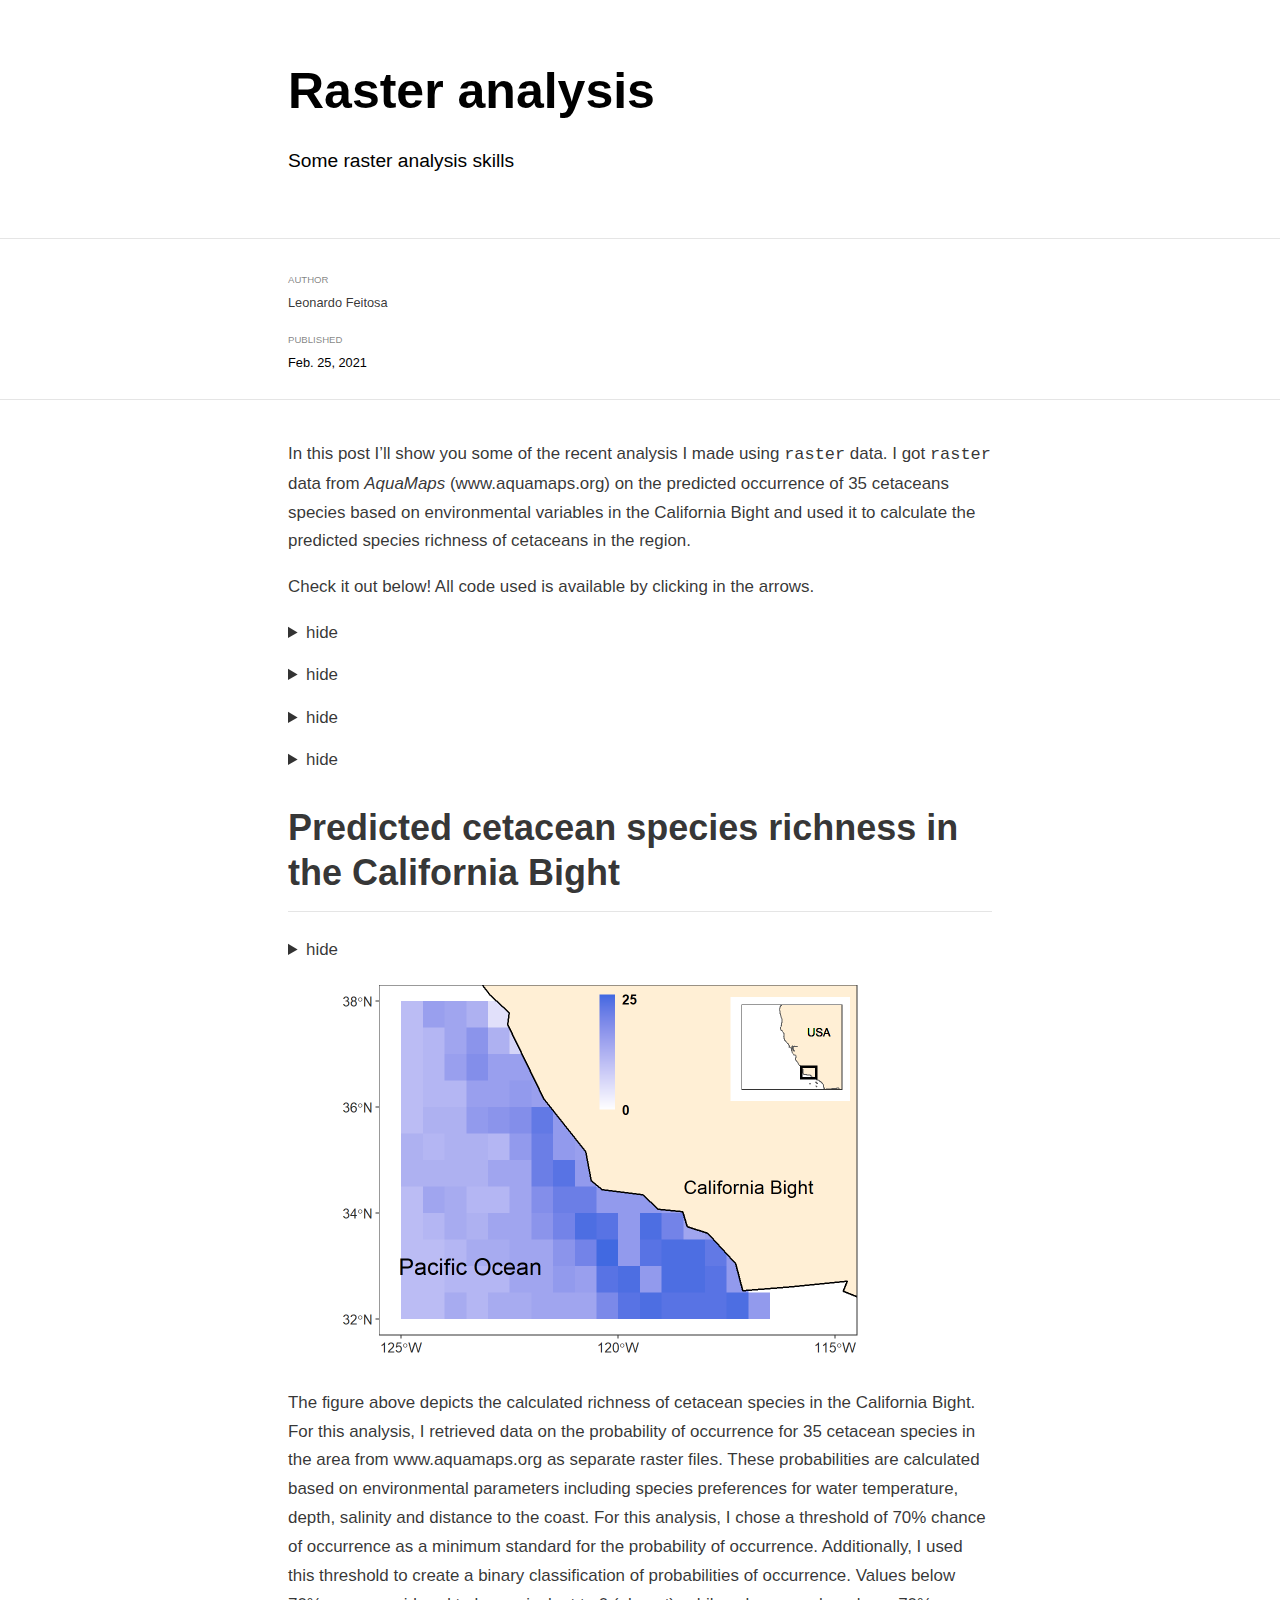
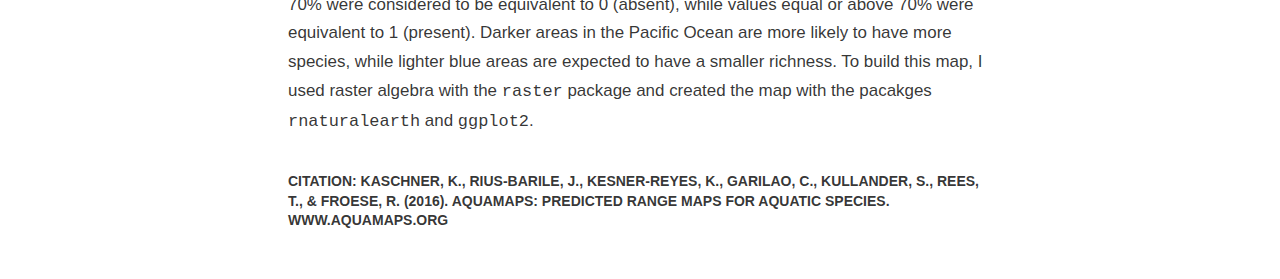
<file: _posts/2021-02-25-rasteranalysis/rasteranalysis.html>
<!DOCTYPE html>

<html xmlns="http://www.w3.org/1999/xhtml" lang="" xml:lang="">

<head>
  <meta charset="utf-8"/>
  <meta name="viewport" content="width=device-width, initial-scale=1"/>
  <meta http-equiv="X-UA-Compatible" content="IE=Edge,chrome=1"/>
  <meta name="generator" content="distill" />

  <style type="text/css">
  /* Hide doc at startup (prevent jankiness while JS renders/transforms) */
  body {
    visibility: hidden;
  }
  </style>

 <!--radix_placeholder_import_source-->
 <!--/radix_placeholder_import_source-->

<style type="text/css">code{white-space: pre;}</style>
<style type="text/css" data-origin="pandoc">
pre > code.sourceCode { white-space: pre; position: relative; }
pre > code.sourceCode > span { display: inline-block; line-height: 1.25; }
pre > code.sourceCode > span:empty { height: 1.2em; }
code.sourceCode > span { color: inherit; text-decoration: inherit; }
div.sourceCode { margin: 1em 0; }
pre.sourceCode { margin: 0; }
@media screen {
div.sourceCode { overflow: auto; }
}
@media print {
pre > code.sourceCode { white-space: pre-wrap; }
pre > code.sourceCode > span { text-indent: -5em; padding-left: 5em; }
}
pre.numberSource code
  { counter-reset: source-line 0; }
pre.numberSource code > span
  { position: relative; left: -4em; counter-increment: source-line; }
pre.numberSource code > span > a:first-child::before
  { content: counter(source-line);
    position: relative; left: -1em; text-align: right; vertical-align: baseline;
    border: none; display: inline-block;
    -webkit-touch-callout: none; -webkit-user-select: none;
    -khtml-user-select: none; -moz-user-select: none;
    -ms-user-select: none; user-select: none;
    padding: 0 4px; width: 4em;
    color: #aaaaaa;
  }
pre.numberSource { margin-left: 3em; border-left: 1px solid #aaaaaa;  padding-left: 4px; }
div.sourceCode
  {   }
@media screen {
pre > code.sourceCode > span > a:first-child::before { text-decoration: underline; }
}
code span.al { color: #ad0000; } /* Alert */
code span.an { color: #5e5e5e; } /* Annotation */
code span.at { color: #20794d; } /* Attribute */
code span.bn { color: #ad0000; } /* BaseN */
code span.bu { } /* BuiltIn */
code span.cf { color: #007ba5; } /* ControlFlow */
code span.ch { color: #20794d; } /* Char */
code span.cn { color: #8f5902; } /* Constant */
code span.co { color: #5e5e5e; } /* Comment */
code span.cv { color: #5e5e5e; font-style: italic; } /* CommentVar */
code span.do { color: #5e5e5e; font-style: italic; } /* Documentation */
code span.dt { color: #ad0000; } /* DataType */
code span.dv { color: #ad0000; } /* DecVal */
code span.er { color: #ad0000; } /* Error */
code span.ex { } /* Extension */
code span.fl { color: #ad0000; } /* Float */
code span.fu { color: #4758ab; } /* Function */
code span.im { } /* Import */
code span.in { color: #5e5e5e; } /* Information */
code span.kw { color: #007ba5; } /* Keyword */
code span.op { color: #5e5e5e; } /* Operator */
code span.ot { color: #007ba5; } /* Other */
code span.pp { color: #ad0000; } /* Preprocessor */
code span.sc { color: #20794d; } /* SpecialChar */
code span.ss { color: #20794d; } /* SpecialString */
code span.st { color: #20794d; } /* String */
code span.va { color: #111111; } /* Variable */
code span.vs { color: #20794d; } /* VerbatimString */
code span.wa { color: #5e5e5e; font-style: italic; } /* Warning */
</style>

  <!--radix_placeholder_meta_tags-->
  <title>Raster analysis</title>

  <meta property="description" itemprop="description" content="Some raster analysis skills"/>


  <!--  https://schema.org/Article -->
  <meta property="article:published" itemprop="datePublished" content="2021-02-25"/>
  <meta property="article:created" itemprop="dateCreated" content="2021-02-25"/>
  <meta name="article:author" content="Leonardo Feitosa"/>

  <!--  https://developers.facebook.com/docs/sharing/webmasters#markup -->
  <meta property="og:title" content="Raster analysis"/>
  <meta property="og:type" content="article"/>
  <meta property="og:description" content="Some raster analysis skills"/>
  <meta property="og:locale" content="en_US"/>

  <!--  https://dev.twitter.com/cards/types/summary -->
  <meta property="twitter:card" content="summary"/>
  <meta property="twitter:title" content="Raster analysis"/>
  <meta property="twitter:description" content="Some raster analysis skills"/>

  <!--/radix_placeholder_meta_tags-->
  <!--radix_placeholder_rmarkdown_metadata-->

  <script type="text/json" id="radix-rmarkdown-metadata">
  {"type":"list","attributes":{"names":{"type":"character","attributes":{},"value":["title","description","author","date","output"]}},"value":[{"type":"character","attributes":{},"value":["Raster analysis"]},{"type":"character","attributes":{},"value":["Some raster analysis skills\n"]},{"type":"list","attributes":{},"value":[{"type":"list","attributes":{"names":{"type":"character","attributes":{},"value":["name","url"]}},"value":[{"type":"character","attributes":{},"value":["Leonardo Feitosa"]},{"type":"list","attributes":{"names":{"type":"character","attributes":{},"value":[]}},"value":[]}]}]},{"type":"character","attributes":{},"value":["02-25-2021"]},{"type":"list","attributes":{"names":{"type":"character","attributes":{},"value":["distill::distill_article"]}},"value":[{"type":"list","attributes":{"names":{"type":"character","attributes":{},"value":["self_contained","code_folding"]}},"value":[{"type":"logical","attributes":{},"value":[false]},{"type":"character","attributes":{},"value":["hide"]}]}]}]}
  </script>
  <!--/radix_placeholder_rmarkdown_metadata-->
  
  <script type="text/json" id="radix-resource-manifest">
  {"type":"character","attributes":{},"value":["rasteranalysis_files/figure-html5/unnamed-chunk-5-1.png"]}
  </script>
  <!--radix_placeholder_navigation_in_header-->
  <!--/radix_placeholder_navigation_in_header-->
  <!--radix_placeholder_distill-->

  <style type="text/css">

  body {
    background-color: white;
  }

  .pandoc-table {
    width: 100%;
  }

  .pandoc-table>caption {
    margin-bottom: 10px;
  }

  .pandoc-table th:not([align]) {
    text-align: left;
  }

  .pagedtable-footer {
    font-size: 15px;
  }

  d-byline .byline {
    grid-template-columns: 2fr 2fr;
  }

  d-byline .byline h3 {
    margin-block-start: 1.5em;
  }

  d-byline .byline .authors-affiliations h3 {
    margin-block-start: 0.5em;
  }

  .authors-affiliations .orcid-id {
    width: 16px;
    height:16px;
    margin-left: 4px;
    margin-right: 4px;
    vertical-align: middle;
    padding-bottom: 2px;
  }

  d-title .dt-tags {
    margin-top: 1em;
    grid-column: text;
  }

  .dt-tags .dt-tag {
    text-decoration: none;
    display: inline-block;
    color: rgba(0,0,0,0.6);
    padding: 0em 0.4em;
    margin-right: 0.5em;
    margin-bottom: 0.4em;
    font-size: 70%;
    border: 1px solid rgba(0,0,0,0.2);
    border-radius: 3px;
    text-transform: uppercase;
    font-weight: 500;
  }

  d-article table.gt_table td,
  d-article table.gt_table th {
    border-bottom: none;
  }

  .html-widget {
    margin-bottom: 2.0em;
  }

  .l-screen-inset {
    padding-right: 16px;
  }

  .l-screen .caption {
    margin-left: 10px;
  }

  .shaded {
    background: rgb(247, 247, 247);
    padding-top: 20px;
    padding-bottom: 20px;
    border-top: 1px solid rgba(0, 0, 0, 0.1);
    border-bottom: 1px solid rgba(0, 0, 0, 0.1);
  }

  .shaded .html-widget {
    margin-bottom: 0;
    border: 1px solid rgba(0, 0, 0, 0.1);
  }

  .shaded .shaded-content {
    background: white;
  }

  .text-output {
    margin-top: 0;
    line-height: 1.5em;
  }

  .hidden {
    display: none !important;
  }

  d-article {
    padding-top: 2.5rem;
    padding-bottom: 30px;
  }

  d-appendix {
    padding-top: 30px;
  }

  d-article>p>img {
    width: 100%;
  }

  d-article h2 {
    margin: 1rem 0 1.5rem 0;
  }

  d-article h3 {
    margin-top: 1.5rem;
  }

  d-article iframe {
    border: 1px solid rgba(0, 0, 0, 0.1);
    margin-bottom: 2.0em;
    width: 100%;
  }

  /* Tweak code blocks */

  d-article div.sourceCode code,
  d-article pre code {
    font-family: Consolas, Monaco, 'Andale Mono', 'Ubuntu Mono', monospace;
  }

  d-article pre,
  d-article div.sourceCode,
  d-article div.sourceCode pre {
    overflow: auto;
  }

  d-article div.sourceCode {
    background-color: white;
  }

  d-article div.sourceCode pre {
    padding-left: 10px;
    font-size: 12px;
    border-left: 2px solid rgba(0,0,0,0.1);
  }

  d-article pre {
    font-size: 12px;
    color: black;
    background: none;
    margin-top: 0;
    text-align: left;
    white-space: pre;
    word-spacing: normal;
    word-break: normal;
    word-wrap: normal;
    line-height: 1.5;

    -moz-tab-size: 4;
    -o-tab-size: 4;
    tab-size: 4;

    -webkit-hyphens: none;
    -moz-hyphens: none;
    -ms-hyphens: none;
    hyphens: none;
  }

  d-article pre a {
    border-bottom: none;
  }

  d-article pre a:hover {
    border-bottom: none;
    text-decoration: underline;
  }

  d-article details {
    grid-column: text;
    margin-bottom: 0.8em;
  }

  @media(min-width: 768px) {

  d-article pre,
  d-article div.sourceCode,
  d-article div.sourceCode pre {
    overflow: visible !important;
  }

  d-article div.sourceCode pre {
    padding-left: 18px;
    font-size: 14px;
  }

  d-article pre {
    font-size: 14px;
  }

  }

  figure img.external {
    background: white;
    border: 1px solid rgba(0, 0, 0, 0.1);
    box-shadow: 0 1px 8px rgba(0, 0, 0, 0.1);
    padding: 18px;
    box-sizing: border-box;
  }

  /* CSS for d-contents */

  .d-contents {
    grid-column: text;
    color: rgba(0,0,0,0.8);
    font-size: 0.9em;
    padding-bottom: 1em;
    margin-bottom: 1em;
    padding-bottom: 0.5em;
    margin-bottom: 1em;
    padding-left: 0.25em;
    justify-self: start;
  }

  @media(min-width: 1000px) {
    .d-contents.d-contents-float {
      height: 0;
      grid-column-start: 1;
      grid-column-end: 4;
      justify-self: center;
      padding-right: 3em;
      padding-left: 2em;
    }
  }

  .d-contents nav h3 {
    font-size: 18px;
    margin-top: 0;
    margin-bottom: 1em;
  }

  .d-contents li {
    list-style-type: none
  }

  .d-contents nav > ul {
    padding-left: 0;
  }

  .d-contents ul {
    padding-left: 1em
  }

  .d-contents nav ul li {
    margin-top: 0.6em;
    margin-bottom: 0.2em;
  }

  .d-contents nav a {
    font-size: 13px;
    border-bottom: none;
    text-decoration: none
    color: rgba(0, 0, 0, 0.8);
  }

  .d-contents nav a:hover {
    text-decoration: underline solid rgba(0, 0, 0, 0.6)
  }

  .d-contents nav > ul > li > a {
    font-weight: 600;
  }

  .d-contents nav > ul > li > ul {
    font-weight: inherit;
  }

  .d-contents nav > ul > li > ul > li {
    margin-top: 0.2em;
  }


  .d-contents nav ul {
    margin-top: 0;
    margin-bottom: 0.25em;
  }

  .d-article-with-toc h2:nth-child(2) {
    margin-top: 0;
  }


  /* Figure */

  .figure {
    position: relative;
    margin-bottom: 2.5em;
    margin-top: 1.5em;
  }

  .figure img {
    width: 100%;
  }

  .figure .caption {
    color: rgba(0, 0, 0, 0.6);
    font-size: 12px;
    line-height: 1.5em;
  }

  .figure img.external {
    background: white;
    border: 1px solid rgba(0, 0, 0, 0.1);
    box-shadow: 0 1px 8px rgba(0, 0, 0, 0.1);
    padding: 18px;
    box-sizing: border-box;
  }

  .figure .caption a {
    color: rgba(0, 0, 0, 0.6);
  }

  .figure .caption b,
  .figure .caption strong, {
    font-weight: 600;
    color: rgba(0, 0, 0, 1.0);
  }

  /* Citations */

  d-article .citation {
    color: inherit;
    cursor: inherit;
  }

  div.hanging-indent{
    margin-left: 1em; text-indent: -1em;
  }

  /* Citation hover box */

  .tippy-box[data-theme~=light-border] {
    background-color: rgba(250, 250, 250, 0.95);
  }

  .tippy-content > p {
    margin-bottom: 0;
    padding: 2px;
  }


  /* Tweak 1000px media break to show more text */

  @media(min-width: 1000px) {
    .base-grid,
    distill-header,
    d-title,
    d-abstract,
    d-article,
    d-appendix,
    distill-appendix,
    d-byline,
    d-footnote-list,
    d-citation-list,
    distill-footer {
      grid-template-columns: [screen-start] 1fr [page-start kicker-start] 80px [middle-start] 50px [text-start kicker-end] 65px 65px 65px 65px 65px 65px 65px 65px [text-end gutter-start] 65px [middle-end] 65px [page-end gutter-end] 1fr [screen-end];
      grid-column-gap: 16px;
    }

    .grid {
      grid-column-gap: 16px;
    }

    d-article {
      font-size: 1.06rem;
      line-height: 1.7em;
    }
    figure .caption, .figure .caption, figure figcaption {
      font-size: 13px;
    }
  }

  @media(min-width: 1180px) {
    .base-grid,
    distill-header,
    d-title,
    d-abstract,
    d-article,
    d-appendix,
    distill-appendix,
    d-byline,
    d-footnote-list,
    d-citation-list,
    distill-footer {
      grid-template-columns: [screen-start] 1fr [page-start kicker-start] 60px [middle-start] 60px [text-start kicker-end] 60px 60px 60px 60px 60px 60px 60px 60px [text-end gutter-start] 60px [middle-end] 60px [page-end gutter-end] 1fr [screen-end];
      grid-column-gap: 32px;
    }

    .grid {
      grid-column-gap: 32px;
    }
  }


  /* Get the citation styles for the appendix (not auto-injected on render since
     we do our own rendering of the citation appendix) */

  d-appendix .citation-appendix,
  .d-appendix .citation-appendix {
    font-size: 11px;
    line-height: 15px;
    border-left: 1px solid rgba(0, 0, 0, 0.1);
    padding-left: 18px;
    border: 1px solid rgba(0,0,0,0.1);
    background: rgba(0, 0, 0, 0.02);
    padding: 10px 18px;
    border-radius: 3px;
    color: rgba(150, 150, 150, 1);
    overflow: hidden;
    margin-top: -12px;
    white-space: pre-wrap;
    word-wrap: break-word;
  }

  /* Include appendix styles here so they can be overridden */

  d-appendix {
    contain: layout style;
    font-size: 0.8em;
    line-height: 1.7em;
    margin-top: 60px;
    margin-bottom: 0;
    border-top: 1px solid rgba(0, 0, 0, 0.1);
    color: rgba(0,0,0,0.5);
    padding-top: 60px;
    padding-bottom: 48px;
  }

  d-appendix h3 {
    grid-column: page-start / text-start;
    font-size: 15px;
    font-weight: 500;
    margin-top: 1em;
    margin-bottom: 0;
    color: rgba(0,0,0,0.65);
  }

  d-appendix h3 + * {
    margin-top: 1em;
  }

  d-appendix ol {
    padding: 0 0 0 15px;
  }

  @media (min-width: 768px) {
    d-appendix ol {
      padding: 0 0 0 30px;
      margin-left: -30px;
    }
  }

  d-appendix li {
    margin-bottom: 1em;
  }

  d-appendix a {
    color: rgba(0, 0, 0, 0.6);
  }

  d-appendix > * {
    grid-column: text;
  }

  d-appendix > d-footnote-list,
  d-appendix > d-citation-list,
  d-appendix > distill-appendix {
    grid-column: screen;
  }

  /* Include footnote styles here so they can be overridden */

  d-footnote-list {
    contain: layout style;
  }

  d-footnote-list > * {
    grid-column: text;
  }

  d-footnote-list a.footnote-backlink {
    color: rgba(0,0,0,0.3);
    padding-left: 0.5em;
  }



  /* Anchor.js */

  .anchorjs-link {
    /*transition: all .25s linear; */
    text-decoration: none;
    border-bottom: none;
  }
  *:hover > .anchorjs-link {
    margin-left: -1.125em !important;
    text-decoration: none;
    border-bottom: none;
  }

  /* Social footer */

  .social_footer {
    margin-top: 30px;
    margin-bottom: 0;
    color: rgba(0,0,0,0.67);
  }

  .disqus-comments {
    margin-right: 30px;
  }

  .disqus-comment-count {
    border-bottom: 1px solid rgba(0, 0, 0, 0.4);
    cursor: pointer;
  }

  #disqus_thread {
    margin-top: 30px;
  }

  .article-sharing a {
    border-bottom: none;
    margin-right: 8px;
  }

  .article-sharing a:hover {
    border-bottom: none;
  }

  .sidebar-section.subscribe {
    font-size: 12px;
    line-height: 1.6em;
  }

  .subscribe p {
    margin-bottom: 0.5em;
  }


  .article-footer .subscribe {
    font-size: 15px;
    margin-top: 45px;
  }


  .sidebar-section.custom {
    font-size: 12px;
    line-height: 1.6em;
  }

  .custom p {
    margin-bottom: 0.5em;
  }

  /* Styles for listing layout (hide title) */
  .layout-listing d-title, .layout-listing .d-title {
    display: none;
  }

  /* Styles for posts lists (not auto-injected) */


  .posts-with-sidebar {
    padding-left: 45px;
    padding-right: 45px;
  }

  .posts-list .description h2,
  .posts-list .description p {
    font-family: -apple-system, BlinkMacSystemFont, "Segoe UI", Roboto, Oxygen, Ubuntu, Cantarell, "Fira Sans", "Droid Sans", "Helvetica Neue", Arial, sans-serif;
  }

  .posts-list .description h2 {
    font-weight: 700;
    border-bottom: none;
    padding-bottom: 0;
  }

  .posts-list h2.post-tag {
    border-bottom: 1px solid rgba(0, 0, 0, 0.2);
    padding-bottom: 12px;
  }
  .posts-list {
    margin-top: 60px;
    margin-bottom: 24px;
  }

  .posts-list .post-preview {
    text-decoration: none;
    overflow: hidden;
    display: block;
    border-bottom: 1px solid rgba(0, 0, 0, 0.1);
    padding: 24px 0;
  }

  .post-preview-last {
    border-bottom: none !important;
  }

  .posts-list .posts-list-caption {
    grid-column: screen;
    font-weight: 400;
  }

  .posts-list .post-preview h2 {
    margin: 0 0 6px 0;
    line-height: 1.2em;
    font-style: normal;
    font-size: 24px;
  }

  .posts-list .post-preview p {
    margin: 0 0 12px 0;
    line-height: 1.4em;
    font-size: 16px;
  }

  .posts-list .post-preview .thumbnail {
    box-sizing: border-box;
    margin-bottom: 24px;
    position: relative;
    max-width: 500px;
  }
  .posts-list .post-preview img {
    width: 100%;
    display: block;
  }

  .posts-list .metadata {
    font-size: 12px;
    line-height: 1.4em;
    margin-bottom: 18px;
  }

  .posts-list .metadata > * {
    display: inline-block;
  }

  .posts-list .metadata .publishedDate {
    margin-right: 2em;
  }

  .posts-list .metadata .dt-authors {
    display: block;
    margin-top: 0.3em;
    margin-right: 2em;
  }

  .posts-list .dt-tags {
    display: block;
    line-height: 1em;
  }

  .posts-list .dt-tags .dt-tag {
    display: inline-block;
    color: rgba(0,0,0,0.6);
    padding: 0.3em 0.4em;
    margin-right: 0.2em;
    margin-bottom: 0.4em;
    font-size: 60%;
    border: 1px solid rgba(0,0,0,0.2);
    border-radius: 3px;
    text-transform: uppercase;
    font-weight: 500;
  }

  .posts-list img {
    opacity: 1;
  }

  .posts-list img[data-src] {
    opacity: 0;
  }

  .posts-more {
    clear: both;
  }


  .posts-sidebar {
    font-size: 16px;
  }

  .posts-sidebar h3 {
    font-size: 16px;
    margin-top: 0;
    margin-bottom: 0.5em;
    font-weight: 400;
    text-transform: uppercase;
  }

  .sidebar-section {
    margin-bottom: 30px;
  }

  .categories ul {
    list-style-type: none;
    margin: 0;
    padding: 0;
  }

  .categories li {
    color: rgba(0, 0, 0, 0.8);
    margin-bottom: 0;
  }

  .categories li>a {
    border-bottom: none;
  }

  .categories li>a:hover {
    border-bottom: 1px solid rgba(0, 0, 0, 0.4);
  }

  .categories .active {
    font-weight: 600;
  }

  .categories .category-count {
    color: rgba(0, 0, 0, 0.4);
  }


  @media(min-width: 768px) {
    .posts-list .post-preview h2 {
      font-size: 26px;
    }
    .posts-list .post-preview .thumbnail {
      float: right;
      width: 30%;
      margin-bottom: 0;
    }
    .posts-list .post-preview .description {
      float: left;
      width: 45%;
    }
    .posts-list .post-preview .metadata {
      float: left;
      width: 20%;
      margin-top: 8px;
    }
    .posts-list .post-preview p {
      margin: 0 0 12px 0;
      line-height: 1.5em;
      font-size: 16px;
    }
    .posts-with-sidebar .posts-list {
      float: left;
      width: 75%;
    }
    .posts-with-sidebar .posts-sidebar {
      float: right;
      width: 20%;
      margin-top: 60px;
      padding-top: 24px;
      padding-bottom: 24px;
    }
  }


  /* Improve display for browsers without grid (IE/Edge <= 15) */

  .downlevel {
    line-height: 1.6em;
    font-family: -apple-system, BlinkMacSystemFont, "Segoe UI", Roboto, Oxygen, Ubuntu, Cantarell, "Fira Sans", "Droid Sans", "Helvetica Neue", Arial, sans-serif;
    margin: 0;
  }

  .downlevel .d-title {
    padding-top: 6rem;
    padding-bottom: 1.5rem;
  }

  .downlevel .d-title h1 {
    font-size: 50px;
    font-weight: 700;
    line-height: 1.1em;
    margin: 0 0 0.5rem;
  }

  .downlevel .d-title p {
    font-weight: 300;
    font-size: 1.2rem;
    line-height: 1.55em;
    margin-top: 0;
  }

  .downlevel .d-byline {
    padding-top: 0.8em;
    padding-bottom: 0.8em;
    font-size: 0.8rem;
    line-height: 1.8em;
  }

  .downlevel .section-separator {
    border: none;
    border-top: 1px solid rgba(0, 0, 0, 0.1);
  }

  .downlevel .d-article {
    font-size: 1.06rem;
    line-height: 1.7em;
    padding-top: 1rem;
    padding-bottom: 2rem;
  }


  .downlevel .d-appendix {
    padding-left: 0;
    padding-right: 0;
    max-width: none;
    font-size: 0.8em;
    line-height: 1.7em;
    margin-bottom: 0;
    color: rgba(0,0,0,0.5);
    padding-top: 40px;
    padding-bottom: 48px;
  }

  .downlevel .footnotes ol {
    padding-left: 13px;
  }

  .downlevel .base-grid,
  .downlevel .distill-header,
  .downlevel .d-title,
  .downlevel .d-abstract,
  .downlevel .d-article,
  .downlevel .d-appendix,
  .downlevel .distill-appendix,
  .downlevel .d-byline,
  .downlevel .d-footnote-list,
  .downlevel .d-citation-list,
  .downlevel .distill-footer,
  .downlevel .appendix-bottom,
  .downlevel .posts-container {
    padding-left: 40px;
    padding-right: 40px;
  }

  @media(min-width: 768px) {
    .downlevel .base-grid,
    .downlevel .distill-header,
    .downlevel .d-title,
    .downlevel .d-abstract,
    .downlevel .d-article,
    .downlevel .d-appendix,
    .downlevel .distill-appendix,
    .downlevel .d-byline,
    .downlevel .d-footnote-list,
    .downlevel .d-citation-list,
    .downlevel .distill-footer,
    .downlevel .appendix-bottom,
    .downlevel .posts-container {
    padding-left: 150px;
    padding-right: 150px;
    max-width: 900px;
  }
  }

  .downlevel pre code {
    display: block;
    border-left: 2px solid rgba(0, 0, 0, .1);
    padding: 0 0 0 20px;
    font-size: 14px;
  }

  .downlevel code, .downlevel pre {
    color: black;
    background: none;
    font-family: Consolas, Monaco, 'Andale Mono', 'Ubuntu Mono', monospace;
    text-align: left;
    white-space: pre;
    word-spacing: normal;
    word-break: normal;
    word-wrap: normal;
    line-height: 1.5;

    -moz-tab-size: 4;
    -o-tab-size: 4;
    tab-size: 4;

    -webkit-hyphens: none;
    -moz-hyphens: none;
    -ms-hyphens: none;
    hyphens: none;
  }

  .downlevel .posts-list .post-preview {
    color: inherit;
  }



  </style>

  <script type="application/javascript">

  function is_downlevel_browser() {
    if (bowser.isUnsupportedBrowser({ msie: "12", msedge: "16"},
                                   window.navigator.userAgent)) {
      return true;
    } else {
      return window.load_distill_framework === undefined;
    }
  }

  // show body when load is complete
  function on_load_complete() {

    // add anchors
    if (window.anchors) {
      window.anchors.options.placement = 'left';
      window.anchors.add('d-article > h2, d-article > h3, d-article > h4, d-article > h5');
    }


    // set body to visible
    document.body.style.visibility = 'visible';

    // force redraw for leaflet widgets
    if (window.HTMLWidgets) {
      var maps = window.HTMLWidgets.findAll(".leaflet");
      $.each(maps, function(i, el) {
        var map = this.getMap();
        map.invalidateSize();
        map.eachLayer(function(layer) {
          if (layer instanceof L.TileLayer)
            layer.redraw();
        });
      });
    }

    // trigger 'shown' so htmlwidgets resize
    $('d-article').trigger('shown');
  }

  function init_distill() {

    init_common();

    // create front matter
    var front_matter = $('<d-front-matter></d-front-matter>');
    $('#distill-front-matter').wrap(front_matter);

    // create d-title
    $('.d-title').changeElementType('d-title');

    // create d-byline
    var byline = $('<d-byline></d-byline>');
    $('.d-byline').replaceWith(byline);

    // create d-article
    var article = $('<d-article></d-article>');
    $('.d-article').wrap(article).children().unwrap();

    // move posts container into article
    $('.posts-container').appendTo($('d-article'));

    // create d-appendix
    $('.d-appendix').changeElementType('d-appendix');

    // flag indicating that we have appendix items
    var appendix = $('.appendix-bottom').children('h3').length > 0;

    // replace footnotes with <d-footnote>
    $('.footnote-ref').each(function(i, val) {
      appendix = true;
      var href = $(this).attr('href');
      var id = href.replace('#', '');
      var fn = $('#' + id);
      var fn_p = $('#' + id + '>p');
      fn_p.find('.footnote-back').remove();
      var text = fn_p.html();
      var dtfn = $('<d-footnote></d-footnote>');
      dtfn.html(text);
      $(this).replaceWith(dtfn);
    });
    // remove footnotes
    $('.footnotes').remove();

    // move refs into #references-listing
    $('#references-listing').replaceWith($('#refs'));

    $('h1.appendix, h2.appendix').each(function(i, val) {
      $(this).changeElementType('h3');
    });
    $('h3.appendix').each(function(i, val) {
      var id = $(this).attr('id');
      $('.d-contents a[href="#' + id + '"]').parent().remove();
      appendix = true;
      $(this).nextUntil($('h1, h2, h3')).addBack().appendTo($('d-appendix'));
    });

    // show d-appendix if we have appendix content
    $("d-appendix").css('display', appendix ? 'grid' : 'none');

    // localize layout chunks to just output
    $('.layout-chunk').each(function(i, val) {

      // capture layout
      var layout = $(this).attr('data-layout');

      // apply layout to markdown level block elements
      var elements = $(this).children().not('details, div.sourceCode, pre, script');
      elements.each(function(i, el) {
        var layout_div = $('<div class="' + layout + '"></div>');
        if (layout_div.hasClass('shaded')) {
          var shaded_content = $('<div class="shaded-content"></div>');
          $(this).wrap(shaded_content);
          $(this).parent().wrap(layout_div);
        } else {
          $(this).wrap(layout_div);
        }
      });


      // unwrap the layout-chunk div
      $(this).children().unwrap();
    });

    // remove code block used to force  highlighting css
    $('.distill-force-highlighting-css').parent().remove();

    // remove empty line numbers inserted by pandoc when using a
    // custom syntax highlighting theme
    $('code.sourceCode a:empty').remove();

    // load distill framework
    load_distill_framework();

    // wait for window.distillRunlevel == 4 to do post processing
    function distill_post_process() {

      if (!window.distillRunlevel || window.distillRunlevel < 4)
        return;

      // hide author/affiliations entirely if we have no authors
      var front_matter = JSON.parse($("#distill-front-matter").html());
      var have_authors = front_matter.authors && front_matter.authors.length > 0;
      if (!have_authors)
        $('d-byline').addClass('hidden');

      // article with toc class
      $('.d-contents').parent().addClass('d-article-with-toc');

      // strip links that point to #
      $('.authors-affiliations').find('a[href="#"]').removeAttr('href');

      // add orcid ids
      $('.authors-affiliations').find('.author').each(function(i, el) {
        var orcid_id = front_matter.authors[i].orcidID;
        if (orcid_id) {
          var a = $('<a></a>');
          a.attr('href', 'https://orcid.org/' + orcid_id);
          var img = $('<img></img>');
          img.addClass('orcid-id');
          img.attr('alt', 'ORCID ID');
          img.attr('src','[data-uri]');
          a.append(img);
          $(this).append(a);
        }
      });

      // hide elements of author/affiliations grid that have no value
      function hide_byline_column(caption) {
        $('d-byline').find('h3:contains("' + caption + '")').parent().css('visibility', 'hidden');
      }

      // affiliations
      var have_affiliations = false;
      for (var i = 0; i<front_matter.authors.length; ++i) {
        var author = front_matter.authors[i];
        if (author.affiliation !== "&nbsp;") {
          have_affiliations = true;
          break;
        }
      }
      if (!have_affiliations)
        $('d-byline').find('h3:contains("Affiliations")').css('visibility', 'hidden');

      // published date
      if (!front_matter.publishedDate)
        hide_byline_column("Published");

      // document object identifier
      var doi = $('d-byline').find('h3:contains("DOI")');
      var doi_p = doi.next().empty();
      if (!front_matter.doi) {
        // if we have a citation and valid citationText then link to that
        if ($('#citation').length > 0 && front_matter.citationText) {
          doi.html('Citation');
          $('<a href="#citation"></a>')
            .text(front_matter.citationText)
            .appendTo(doi_p);
        } else {
          hide_byline_column("DOI");
        }
      } else {
        $('<a></a>')
           .attr('href', "https://doi.org/" + front_matter.doi)
           .html(front_matter.doi)
           .appendTo(doi_p);
      }

       // change plural form of authors/affiliations
      if (front_matter.authors.length === 1) {
        var grid = $('.authors-affiliations');
        grid.children('h3:contains("Authors")').text('Author');
        grid.children('h3:contains("Affiliations")').text('Affiliation');
      }

      // remove d-appendix and d-footnote-list local styles
      $('d-appendix > style:first-child').remove();
      $('d-footnote-list > style:first-child').remove();

      // move appendix-bottom entries to the bottom
      $('.appendix-bottom').appendTo('d-appendix').children().unwrap();
      $('.appendix-bottom').remove();

      // hoverable references
      $('span.citation[data-cites]').each(function() {
        var refHtml = $('#ref-' + $(this).attr('data-cites')).html();
        window.tippy(this, {
          allowHTML: true,
          content: refHtml,
          maxWidth: 500,
          interactive: true,
          interactiveBorder: 10,
          theme: 'light-border',
          placement: 'bottom-start'
        });
      });

      // clear polling timer
      clearInterval(tid);

      // show body now that everything is ready
      on_load_complete();
    }

    var tid = setInterval(distill_post_process, 50);
    distill_post_process();

  }

  function init_downlevel() {

    init_common();

     // insert hr after d-title
    $('.d-title').after($('<hr class="section-separator"/>'));

    // check if we have authors
    var front_matter = JSON.parse($("#distill-front-matter").html());
    var have_authors = front_matter.authors && front_matter.authors.length > 0;

    // manage byline/border
    if (!have_authors)
      $('.d-byline').remove();
    $('.d-byline').after($('<hr class="section-separator"/>'));
    $('.d-byline a').remove();

    // remove toc
    $('.d-contents').remove();

    // move appendix elements
    $('h1.appendix, h2.appendix').each(function(i, val) {
      $(this).changeElementType('h3');
    });
    $('h3.appendix').each(function(i, val) {
      $(this).nextUntil($('h1, h2, h3')).addBack().appendTo($('.d-appendix'));
    });


    // inject headers into references and footnotes
    var refs_header = $('<h3></h3>');
    refs_header.text('References');
    $('#refs').prepend(refs_header);

    var footnotes_header = $('<h3></h3');
    footnotes_header.text('Footnotes');
    $('.footnotes').children('hr').first().replaceWith(footnotes_header);

    // move appendix-bottom entries to the bottom
    $('.appendix-bottom').appendTo('.d-appendix').children().unwrap();
    $('.appendix-bottom').remove();

    // remove appendix if it's empty
    if ($('.d-appendix').children().length === 0)
      $('.d-appendix').remove();

    // prepend separator above appendix
    $('.d-appendix').before($('<hr class="section-separator" style="clear: both"/>'));

    // trim code
    $('pre>code').each(function(i, val) {
      $(this).html($.trim($(this).html()));
    });

    // move posts-container right before article
    $('.posts-container').insertBefore($('.d-article'));

    $('body').addClass('downlevel');

    on_load_complete();
  }


  function init_common() {

    // jquery plugin to change element types
    (function($) {
      $.fn.changeElementType = function(newType) {
        var attrs = {};

        $.each(this[0].attributes, function(idx, attr) {
          attrs[attr.nodeName] = attr.nodeValue;
        });

        this.replaceWith(function() {
          return $("<" + newType + "/>", attrs).append($(this).contents());
        });
      };
    })(jQuery);

    // prevent underline for linked images
    $('a > img').parent().css({'border-bottom' : 'none'});

    // mark non-body figures created by knitr chunks as 100% width
    $('.layout-chunk').each(function(i, val) {
      var figures = $(this).find('img, .html-widget');
      if ($(this).attr('data-layout') !== "l-body") {
        figures.css('width', '100%');
      } else {
        figures.css('max-width', '100%');
        figures.filter("[width]").each(function(i, val) {
          var fig = $(this);
          fig.css('width', fig.attr('width') + 'px');
        });

      }
    });

    // auto-append index.html to post-preview links in file: protocol
    // and in rstudio ide preview
    $('.post-preview').each(function(i, val) {
      if (window.location.protocol === "file:")
        $(this).attr('href', $(this).attr('href') + "index.html");
    });

    // get rid of index.html references in header
    if (window.location.protocol !== "file:") {
      $('.distill-site-header a[href]').each(function(i,val) {
        $(this).attr('href', $(this).attr('href').replace("index.html", "./"));
      });
    }

    // add class to pandoc style tables
    $('tr.header').parent('thead').parent('table').addClass('pandoc-table');
    $('.kable-table').children('table').addClass('pandoc-table');

    // add figcaption style to table captions
    $('caption').parent('table').addClass("figcaption");

    // initialize posts list
    if (window.init_posts_list)
      window.init_posts_list();

    // implmement disqus comment link
    $('.disqus-comment-count').click(function() {
      window.headroom_prevent_pin = true;
      $('#disqus_thread').toggleClass('hidden');
      if (!$('#disqus_thread').hasClass('hidden')) {
        var offset = $(this).offset();
        $(window).resize();
        $('html, body').animate({
          scrollTop: offset.top - 35
        });
      }
    });
  }

  document.addEventListener('DOMContentLoaded', function() {
    if (is_downlevel_browser())
      init_downlevel();
    else
      window.addEventListener('WebComponentsReady', init_distill);
  });

  </script>

  <!--/radix_placeholder_distill-->
  <script src="rasteranalysis_files/header-attrs-2.6.4/header-attrs.js"></script>
  <script src="rasteranalysis_files/jquery-1.11.3/jquery.min.js"></script>
  <script src="rasteranalysis_files/popper-2.6.0/popper.min.js"></script>
  <link href="rasteranalysis_files/tippy-6.2.7/tippy.css" rel="stylesheet" />
  <link href="rasteranalysis_files/tippy-6.2.7/tippy-light-border.css" rel="stylesheet" />
  <script src="rasteranalysis_files/tippy-6.2.7/tippy.umd.min.js"></script>
  <script src="rasteranalysis_files/anchor-4.2.2/anchor.min.js"></script>
  <script src="rasteranalysis_files/bowser-1.9.3/bowser.min.js"></script>
  <script src="rasteranalysis_files/webcomponents-2.0.0/webcomponents.js"></script>
  <script src="rasteranalysis_files/distill-2.2.21/template.v2.js"></script>
  <!--radix_placeholder_site_in_header-->
  <!--/radix_placeholder_site_in_header-->


</head>

<body>

<!--radix_placeholder_front_matter-->

<script id="distill-front-matter" type="text/json">
{"title":"Raster analysis","description":"Some raster analysis skills","authors":[{"author":"Leonardo Feitosa","authorURL":{},"affiliation":"&nbsp;","affiliationURL":"#","orcidID":""}],"publishedDate":"2021-02-25T00:00:00.000-03:00","citationText":"Feitosa, 2021"}
</script>

<!--/radix_placeholder_front_matter-->
<!--radix_placeholder_navigation_before_body-->
<!--/radix_placeholder_navigation_before_body-->
<!--radix_placeholder_site_before_body-->
<!--/radix_placeholder_site_before_body-->

<div class="d-title">
<h1>Raster analysis</h1>
<!--radix_placeholder_categories-->
<!--/radix_placeholder_categories-->
<p><p>Some raster analysis skills</p></p>
</div>

<div class="d-byline">
  Leonardo Feitosa true 
  
<br/>02-25-2021
</div>

<div class="d-article">
<p>In this post I’ll show you some of the recent analysis I made using <code>raster</code> data. I got <code>raster</code> data from <em>AquaMaps</em> (www.aquamaps.org) on the predicted occurrence of 35 cetaceans species based on environmental variables in the California Bight and used it to calculate the predicted species richness of cetaceans in the region.</p>
<p>Check it out below! All code used is available by clicking in the arrows.</p>
<div class="layout-chunk" data-layout="l-body">
<details>
<summary>
hide
</summary>
<div class="sourceCode">
<pre class="sourceCode r"><code class="sourceCode r"><span class='co'>## Read in the data</span>
<span class='va'>cetaceans</span> <span class='op'>&lt;-</span> <span class='fu'><a href='https://rdrr.io/r/base/list.files.html'>list.files</a></span><span class='op'>(</span>path <span class='op'>=</span> <span class='fu'><a href='https://rdrr.io/pkg/here/man/here.html'>here</a></span><span class='op'>(</span><span class='st'>"data"</span>, <span class='st'>"ca_cetaceans"</span><span class='op'>)</span>,
                       pattern <span class='op'>=</span> <span class='st'>"*.tif"</span>,
                       full.names <span class='op'>=</span> <span class='cn'>TRUE</span><span class='op'>)</span>

<span class='co'># Create stack for the rasters</span>
<span class='va'>cet_stack</span> <span class='op'>&lt;-</span> <span class='fu'>raster</span><span class='fu'>::</span><span class='fu'><a href='https://rdrr.io/pkg/raster/man/stack.html'>stack</a></span><span class='op'>(</span><span class='va'>cetaceans</span><span class='op'>)</span>

<span class='co'>#plot(cet_stack)</span>

<span class='co'>## Setting probability threshold</span>
<span class='va'>is_habitat</span> <span class='op'>&lt;-</span> <span class='kw'>function</span><span class='op'>(</span><span class='va'>x</span>, <span class='va'>thresh</span> <span class='op'>=</span> <span class='fl'>0.7</span><span class='op'>)</span> <span class='op'>{</span>
  <span class='va'>y</span> <span class='op'>&lt;-</span> <span class='fu'><a href='https://rdrr.io/r/base/ifelse.html'>ifelse</a></span><span class='op'>(</span><span class='va'>x</span> <span class='op'>&gt;=</span> <span class='va'>thresh</span>, <span class='fl'>1</span>, <span class='fl'>0</span><span class='op'>)</span>
  <span class='kw'><a href='https://rdrr.io/r/base/function.html'>return</a></span><span class='op'>(</span><span class='va'>y</span><span class='op'>)</span>
<span class='op'>}</span>

<span class='co'># Filter rasters for the 0.7 threshold</span>
<span class='va'>cet</span> <span class='op'>&lt;-</span> <span class='fu'><a href='https://rdrr.io/pkg/raster/man/calc.html'>calc</a></span><span class='op'>(</span><span class='va'>cet_stack</span>, fun <span class='op'>=</span> <span class='va'>is_habitat</span><span class='op'>)</span>

<span class='co'># Calculate cetacean species richness</span>
<span class='va'>cet_new</span> <span class='op'>&lt;-</span> <span class='fu'><a href='https://rdrr.io/pkg/raster/man/calc.html'>calc</a></span><span class='op'>(</span><span class='va'>cet</span>, fun <span class='op'>=</span> <span class='va'>sum</span>, na.rm <span class='op'>=</span> <span class='cn'>T</span><span class='op'>)</span>

<span class='co'>#plot(cet)</span>
<span class='co'>#plot(cet_new)</span>

<span class='co'># Create dataframes from the rasters</span>
<span class='va'>richness_df</span> <span class='op'>&lt;-</span> <span class='fu'>raster</span><span class='fu'>::</span><span class='fu'><a href='https://rdrr.io/pkg/raster/man/rasterToPoints.html'>rasterToPoints</a></span><span class='op'>(</span><span class='va'>cet_new</span><span class='op'>)</span> <span class='op'>%&gt;%</span> 
  <span class='fu'><a href='https://rdrr.io/pkg/raster/man/as.data.frame.html'>as.data.frame</a></span><span class='op'>(</span><span class='op'>)</span>
</code></pre>
</div>
</details>
</div>
<div class="layout-chunk" data-layout="l-body">
<details>
<summary>
hide
</summary>
<div class="sourceCode">
<pre class="sourceCode r"><code class="sourceCode r"><span class='co'>## Get maps from rnaturalearth</span>
<span class='va'>world</span> <span class='op'>&lt;-</span> <span class='fu'><a href='https://rdrr.io/pkg/rnaturalearth/man/ne_countries.html'>ne_countries</a></span><span class='op'>(</span>scale <span class='op'>=</span> <span class='st'>"medium"</span>, returnclass <span class='op'>=</span> <span class='st'>"sf"</span><span class='op'>)</span>
<span class='va'>usa</span> <span class='op'>&lt;-</span> <span class='fu'><a href='https://rdrr.io/pkg/rnaturalearth/man/ne_countries.html'>ne_countries</a></span><span class='op'>(</span>country <span class='op'>=</span> <span class='st'>"United States of America"</span>, returnclass <span class='op'>=</span> <span class='st'>"sf"</span><span class='op'>)</span>
</code></pre>
</div>
</details>
</div>
<div class="layout-chunk" data-layout="l-body">
<details>
<summary>
hide
</summary>
<div class="sourceCode">
<pre class="sourceCode r"><code class="sourceCode r"><span class='co'># Make the plot</span>
<span class='va'>cet_map</span> <span class='op'>&lt;-</span> <span class='fu'>ggplot</span><span class='op'>(</span>data <span class='op'>=</span> <span class='va'>usa</span><span class='op'>)</span> <span class='op'>+</span>
  <span class='fu'>geom_raster</span><span class='op'>(</span>data <span class='op'>=</span> <span class='va'>richness_df</span>, <span class='fu'>aes</span><span class='op'>(</span>x <span class='op'>=</span> <span class='va'>x</span>, y <span class='op'>=</span> <span class='va'>y</span>, fill <span class='op'>=</span> <span class='va'>layer</span><span class='op'>)</span>,
              show.legend <span class='op'>=</span> <span class='cn'>T</span><span class='op'>)</span> <span class='op'>+</span>
  <span class='fu'>geom_sf</span><span class='op'>(</span>fill <span class='op'>=</span> <span class='st'>"papayawhip"</span>,
          color <span class='op'>=</span> <span class='st'>"black"</span>,
          size <span class='op'>=</span> <span class='fl'>0.7</span><span class='op'>)</span> <span class='op'>+</span>
  <span class='fu'>scale_fill_gradient</span><span class='op'>(</span>low <span class='op'>=</span> <span class='st'>"white"</span>, high <span class='op'>=</span> <span class='st'>"royalblue"</span>,
                      breaks <span class='op'>=</span> <span class='fu'><a href='https://rdrr.io/r/base/seq.html'>seq</a></span><span class='op'>(</span><span class='fl'>0</span>, <span class='fl'>25</span>, by <span class='op'>=</span> <span class='fl'>25</span><span class='op'>)</span><span class='op'>)</span> <span class='op'>+</span>
  <span class='fu'>geom_text</span><span class='op'>(</span><span class='fu'>aes</span><span class='op'>(</span>x <span class='op'>=</span> <span class='op'>-</span><span class='fl'>117</span>, y <span class='op'>=</span> <span class='fl'>34.5</span>,
                label <span class='op'>=</span> <span class='st'>"California Bight"</span><span class='op'>)</span>,
            color <span class='op'>=</span> <span class='st'>"black"</span>,
            size <span class='op'>=</span> <span class='fl'>5</span><span class='op'>)</span> <span class='op'>+</span>
  <span class='fu'>geom_text</span><span class='op'>(</span><span class='fu'>aes</span><span class='op'>(</span>x <span class='op'>=</span> <span class='op'>-</span><span class='fl'>123.4</span>, y <span class='op'>=</span> <span class='fl'>33</span>,
                label <span class='op'>=</span> <span class='st'>"Pacific Ocean"</span><span class='op'>)</span>,
            color <span class='op'>=</span> <span class='st'>"black"</span>,
            size <span class='op'>=</span> <span class='fl'>6</span><span class='op'>)</span> <span class='op'>+</span>
  <span class='fu'>coord_sf</span><span class='op'>(</span>xlim <span class='op'>=</span> <span class='fu'><a href='https://rdrr.io/r/base/c.html'>c</a></span><span class='op'>(</span><span class='op'>-</span><span class='fl'>125</span>, <span class='op'>-</span><span class='fl'>115</span><span class='op'>)</span>,
           ylim <span class='op'>=</span> <span class='fu'><a href='https://rdrr.io/r/base/c.html'>c</a></span><span class='op'>(</span><span class='fl'>32</span>, <span class='fl'>38</span><span class='op'>)</span>,
           expand <span class='op'>=</span> <span class='cn'>T</span><span class='op'>)</span> <span class='op'>+</span>
  <span class='fu'>scale_y_continuous</span><span class='op'>(</span>breaks <span class='op'>=</span> <span class='fu'><a href='https://rdrr.io/r/base/seq.html'>seq</a></span><span class='op'>(</span><span class='fl'>32</span>, <span class='fl'>38</span>, by <span class='op'>=</span> <span class='fl'>2</span><span class='op'>)</span><span class='op'>)</span> <span class='op'>+</span>
  <span class='fu'>scale_x_continuous</span><span class='op'>(</span>breaks <span class='op'>=</span> <span class='fu'><a href='https://rdrr.io/r/base/seq.html'>seq</a></span><span class='op'>(</span><span class='op'>-</span><span class='fl'>125</span>, <span class='op'>-</span><span class='fl'>115</span>, by <span class='op'>=</span> <span class='fl'>5</span><span class='op'>)</span><span class='op'>)</span> <span class='op'>+</span>
  <span class='fu'>theme_bw</span><span class='op'>(</span><span class='op'>)</span> <span class='op'>+</span>
  <span class='fu'>theme</span><span class='op'>(</span>axis.title <span class='op'>=</span> <span class='fu'>element_blank</span><span class='op'>(</span><span class='op'>)</span>,
        panel.grid <span class='op'>=</span> <span class='fu'>element_blank</span><span class='op'>(</span><span class='op'>)</span>,
        axis.text <span class='op'>=</span> <span class='fu'>element_text</span><span class='op'>(</span>size <span class='op'>=</span> <span class='fl'>10</span>, color <span class='op'>=</span> <span class='st'>"gray17"</span><span class='op'>)</span>,
        legend.position <span class='op'>=</span> <span class='fu'><a href='https://rdrr.io/r/base/c.html'>c</a></span><span class='op'>(</span><span class='fl'>.50</span>, <span class='fl'>.82</span><span class='op'>)</span>,
        legend.background <span class='op'>=</span> <span class='fu'>element_rect</span><span class='op'>(</span>fill <span class='op'>=</span> <span class='st'>"transparent"</span><span class='op'>)</span>,
        legend.text <span class='op'>=</span> <span class='fu'>element_text</span><span class='op'>(</span>color <span class='op'>=</span> <span class='st'>"black"</span>, size <span class='op'>=</span> <span class='fl'>10</span>, face <span class='op'>=</span> <span class='st'>"bold"</span><span class='op'>)</span>,
        legend.title <span class='op'>=</span> <span class='fu'>element_blank</span><span class='op'>(</span><span class='op'>)</span><span class='op'>)</span> <span class='op'>+</span>
  <span class='fu'>guides</span><span class='op'>(</span>fill <span class='op'>=</span> <span class='fu'>guide_colourbar</span><span class='op'>(</span>ticks <span class='op'>=</span> <span class='cn'>F</span>,
                                barwidth <span class='op'>=</span> <span class='fl'>0.8</span><span class='op'>)</span><span class='op'>)</span>
</code></pre>
</div>
</details>
</div>
<div class="layout-chunk" data-layout="l-body">
<details>
<summary>
hide
</summary>
<div class="sourceCode">
<pre class="sourceCode r"><code class="sourceCode r"><span class='va'>west_coast</span> <span class='op'>&lt;-</span> <span class='fu'>ggplot</span><span class='op'>(</span>data <span class='op'>=</span> <span class='va'>world</span><span class='op'>)</span> <span class='op'>+</span>
  <span class='fu'>geom_sf</span><span class='op'>(</span>fill <span class='op'>=</span> <span class='st'>"papayawhip"</span><span class='op'>)</span> <span class='op'>+</span>
  <span class='fu'>coord_sf</span><span class='op'>(</span>xlim <span class='op'>=</span> <span class='fu'><a href='https://rdrr.io/r/base/c.html'>c</a></span><span class='op'>(</span><span class='op'>-</span><span class='fl'>130</span>, <span class='op'>-</span><span class='fl'>115</span><span class='op'>)</span>,
           ylim <span class='op'>=</span> <span class='fu'><a href='https://rdrr.io/r/base/c.html'>c</a></span><span class='op'>(</span><span class='fl'>33</span>, <span class='fl'>43</span><span class='op'>)</span><span class='op'>)</span> <span class='op'>+</span>
  <span class='fu'>geom_rect</span><span class='op'>(</span>xmin <span class='op'>=</span> <span class='op'>-</span><span class='fl'>118.5</span>, xmax <span class='op'>=</span> <span class='op'>-</span><span class='fl'>121</span>, ymin <span class='op'>=</span> <span class='fl'>34</span>, ymax <span class='op'>=</span> <span class='fl'>35.5</span>,
            fill <span class='op'>=</span> <span class='cn'>NA</span>, color <span class='op'>=</span> <span class='st'>"black"</span>, size <span class='op'>=</span> <span class='fl'>1</span><span class='op'>)</span> <span class='op'>+</span>
  <span class='fu'>geom_text</span><span class='op'>(</span><span class='fu'>aes</span><span class='op'>(</span>x <span class='op'>=</span> <span class='op'>-</span><span class='fl'>118</span>, y <span class='op'>=</span> <span class='fl'>40</span>,
                label <span class='op'>=</span> <span class='st'>"USA"</span><span class='op'>)</span>,
            color <span class='op'>=</span> <span class='st'>"black"</span>,
            size <span class='op'>=</span> <span class='fl'>3</span><span class='op'>)</span> <span class='op'>+</span>
  <span class='fu'>theme_bw</span><span class='op'>(</span><span class='op'>)</span> <span class='op'>+</span>
  <span class='fu'>theme</span><span class='op'>(</span>panel.grid <span class='op'>=</span> <span class='fu'>element_blank</span><span class='op'>(</span><span class='op'>)</span>,
        panel.background <span class='op'>=</span> <span class='fu'>element_rect</span><span class='op'>(</span>fill <span class='op'>=</span> <span class='st'>"white"</span><span class='op'>)</span>,
        axis.text <span class='op'>=</span> <span class='fu'>element_blank</span><span class='op'>(</span><span class='op'>)</span>,
        axis.title <span class='op'>=</span> <span class='fu'>element_blank</span><span class='op'>(</span><span class='op'>)</span>,
        axis.ticks <span class='op'>=</span> <span class='fu'>element_blank</span><span class='op'>(</span><span class='op'>)</span><span class='op'>)</span>
</code></pre>
</div>
</details>
</div>
<h2 id="predicted-cetacean-species-richness-in-the-california-bight">Predicted cetacean species richness in the California Bight</h2>
<div class="layout-chunk" data-layout="l-body">
<details>
<summary>
hide
</summary>
<div class="sourceCode">
<pre class="sourceCode r"><code class="sourceCode r"><span class='fu'>ggplot</span><span class='op'>(</span><span class='op'>)</span> <span class='op'>+</span>
  <span class='fu'>coord_equal</span><span class='op'>(</span>xlim <span class='op'>=</span> <span class='fu'><a href='https://rdrr.io/r/base/c.html'>c</a></span><span class='op'>(</span><span class='fl'>0</span>, <span class='fl'>30</span><span class='op'>)</span>, ylim <span class='op'>=</span> <span class='fu'><a href='https://rdrr.io/r/base/c.html'>c</a></span><span class='op'>(</span><span class='fl'>0</span>, <span class='fl'>20</span><span class='op'>)</span>, expand <span class='op'>=</span> <span class='cn'>FALSE</span><span class='op'>)</span> <span class='op'>+</span>
  <span class='fu'>annotation_custom</span><span class='op'>(</span><span class='fu'>ggplotGrob</span><span class='op'>(</span><span class='va'>cet_map</span><span class='op'>)</span>, xmin <span class='op'>=</span> <span class='fl'>0</span>, xmax <span class='op'>=</span> <span class='fl'>30</span>, ymin <span class='op'>=</span> <span class='fl'>0</span>, ymax <span class='op'>=</span> <span class='fl'>20</span><span class='op'>)</span> <span class='op'>+</span>
  <span class='fu'>annotation_custom</span><span class='op'>(</span><span class='fu'>ggplotGrob</span><span class='op'>(</span><span class='va'>west_coast</span><span class='op'>)</span>, xmin <span class='op'>=</span> <span class='fl'>21.8</span>, xmax <span class='op'>=</span> <span class='fl'>28</span>, ymin <span class='op'>=</span> <span class='fl'>13</span>, ymax <span class='op'>=</span> <span class='fl'>19.6</span><span class='op'>)</span> <span class='op'>+</span>
  <span class='fu'>theme_void</span><span class='op'>(</span><span class='op'>)</span>
</code></pre>
</div>
</details>
<p><img src="rasteranalysis_files/figure-html5/unnamed-chunk-5-1.png" width="624" /></p>
</div>
<p>The figure above depicts the calculated richness of cetacean species in the California Bight. For this analysis, I retrieved data on the probability of occurrence for 35 cetacean species in the area from www.aquamaps.org as separate raster files. These probabilities are calculated based on environmental parameters including species preferences for water temperature, depth, salinity and distance to the coast. For this analysis, I chose a threshold of 70% chance of occurrence as a minimum standard for the probability of occurrence. Additionally, I used this threshold to create a binary classification of probabilities of occurrence. Values below 70% were considered to be equivalent to 0 (absent), while values equal or above 70% were equivalent to 1 (present). Darker areas in the Pacific Ocean are more likely to have more species, while lighter blue areas are expected to have a smaller richness. To build this map, I used raster algebra with the <code>raster</code> package and created the map with the pacakges <code>rnaturalearth</code> and <code>ggplot2</code>.</p>
<h4 id="citation-kaschner-k.-rius-barile-j.-kesner-reyes-k.-garilao-c.-kullander-s.-rees-t.-froese-r.-2016.-aquamaps-predicted-range-maps-for-aquatic-species.-www.aquamaps.org">Citation: Kaschner, K., Rius-Barile, J., Kesner-Reyes, K., Garilao, C., Kullander, S., Rees, T., &amp; Froese, R. (2016). AquaMaps: Predicted range maps for aquatic species. www.aquamaps.org</h4>
<div class="sourceCode" id="cb1"><pre class="sourceCode r distill-force-highlighting-css"><code class="sourceCode r"></code></pre></div>
<!--radix_placeholder_article_footer-->
<!--/radix_placeholder_article_footer-->
</div>

<div class="d-appendix">
</div>


<!--radix_placeholder_site_after_body-->
<!--/radix_placeholder_site_after_body-->
<!--radix_placeholder_appendices-->
<div class="appendix-bottom"></div>
<!--/radix_placeholder_appendices-->
<!--radix_placeholder_navigation_after_body-->
<!--/radix_placeholder_navigation_after_body-->

</body>

</html>
</file>
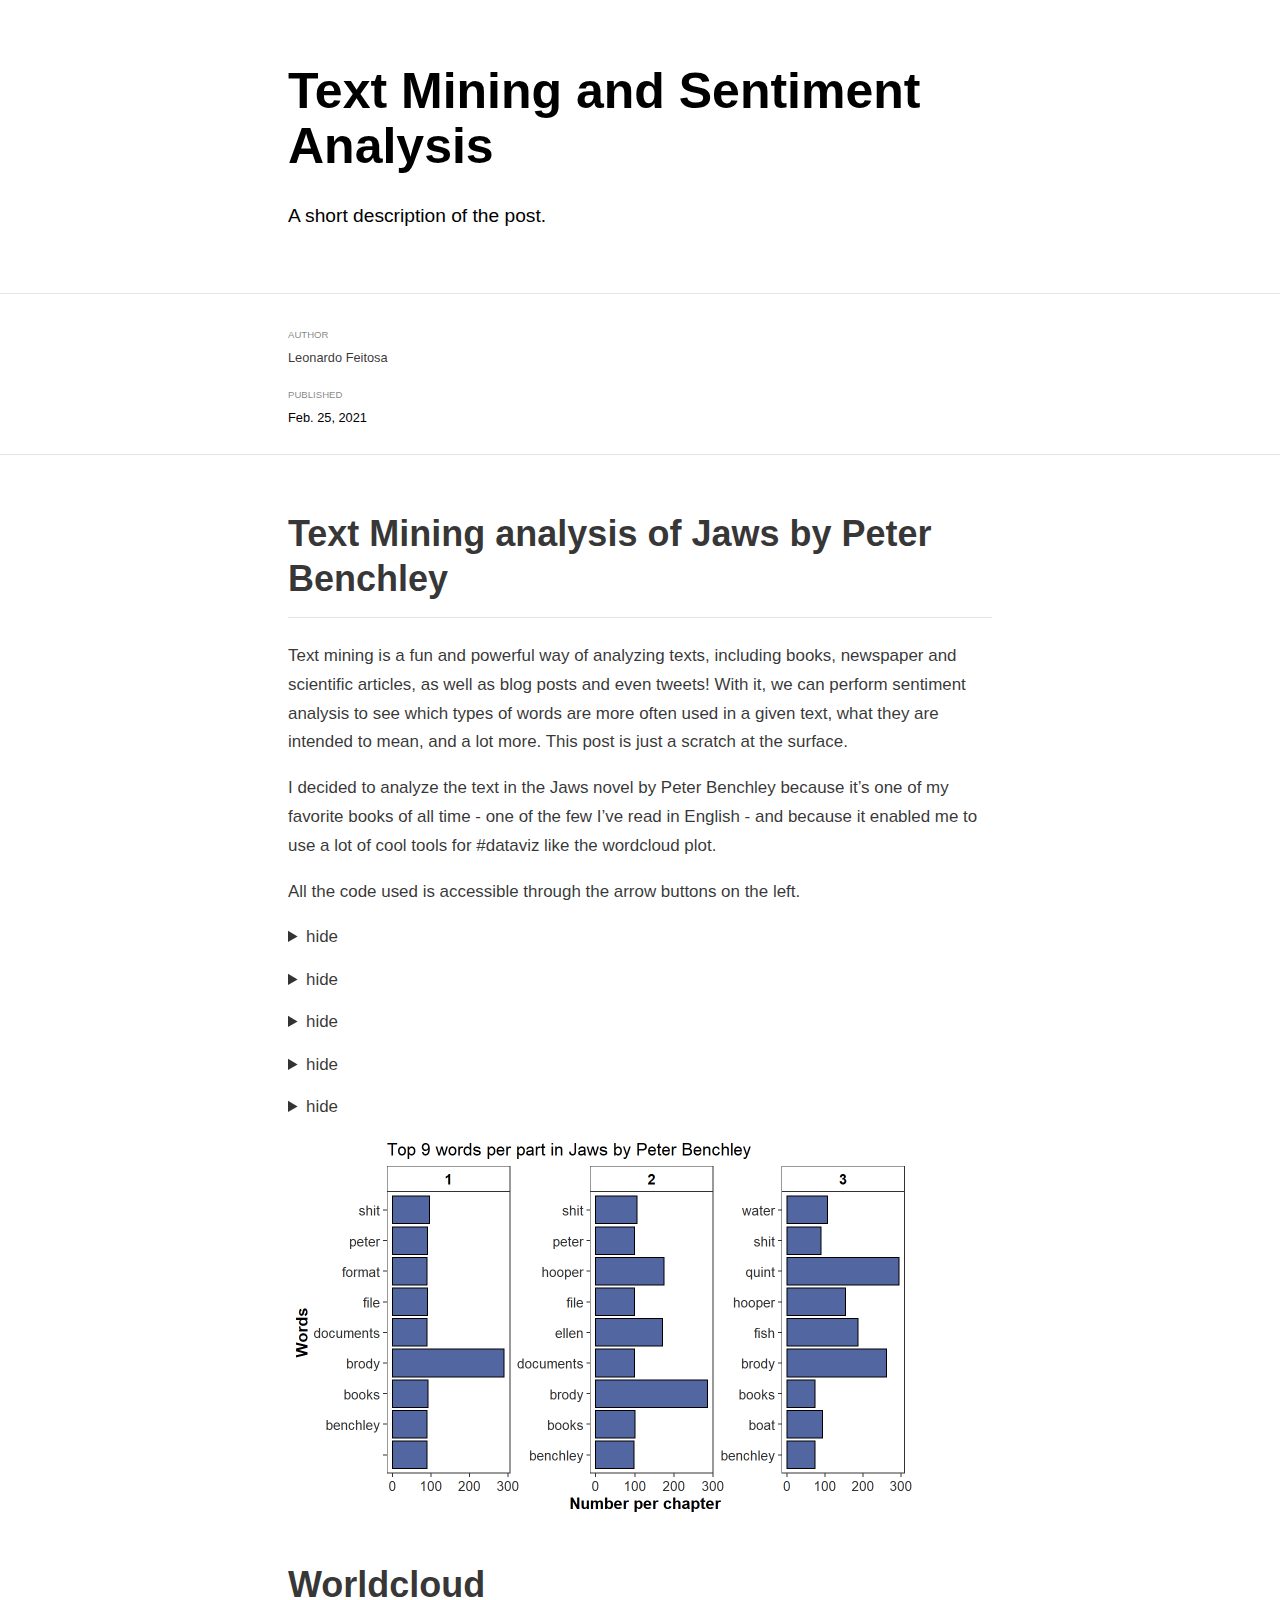
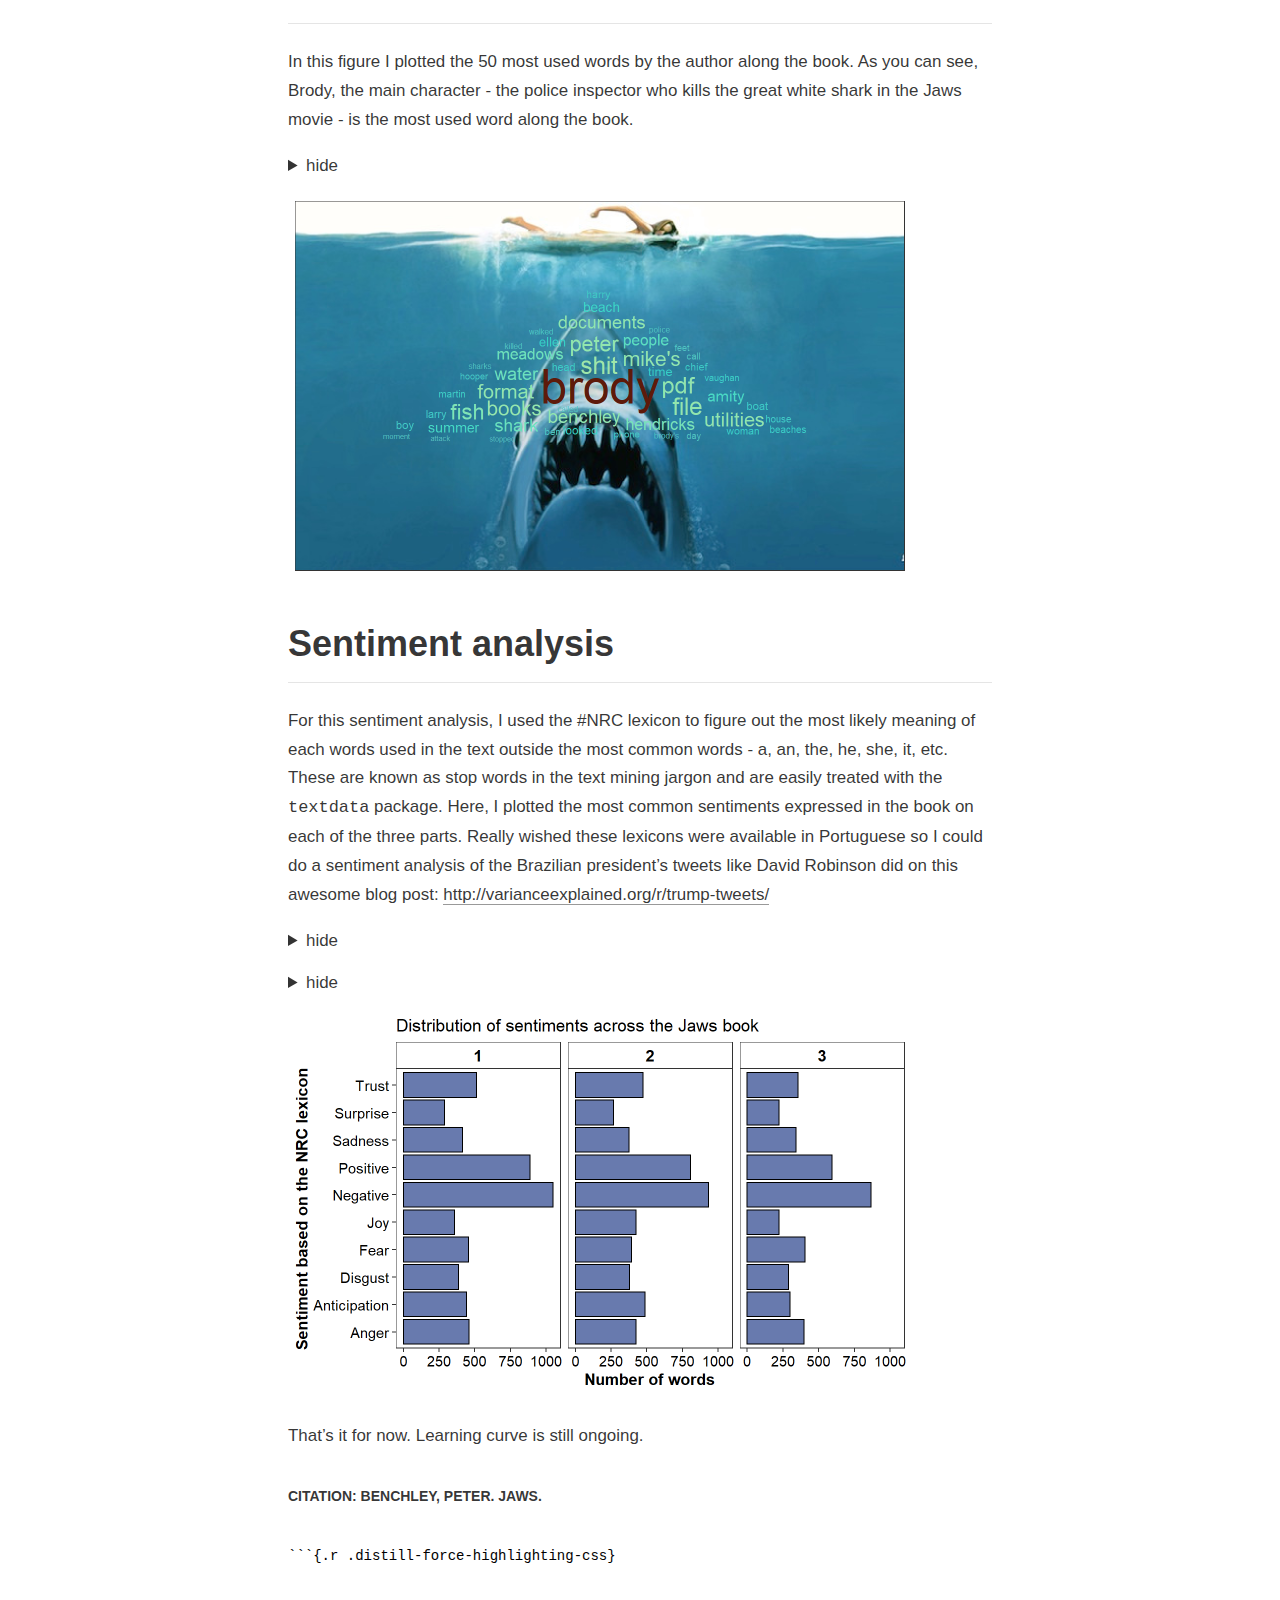
<file: _posts/2021-02-25-textmining/textmining.html>
<!DOCTYPE html>

<html xmlns="http://www.w3.org/1999/xhtml" lang="" xml:lang="">

<head>
  <meta charset="utf-8"/>
  <meta name="viewport" content="width=device-width, initial-scale=1"/>
  <meta http-equiv="X-UA-Compatible" content="IE=Edge,chrome=1"/>
  <meta name="generator" content="distill" />

  <style type="text/css">
  /* Hide doc at startup (prevent jankiness while JS renders/transforms) */
  body {
    visibility: hidden;
  }
  </style>

 <!--radix_placeholder_import_source-->
 <!--/radix_placeholder_import_source-->


  <!--radix_placeholder_meta_tags-->
  <title>Text Mining and Sentiment Analysis</title>

  <meta property="description" itemprop="description" content="A short description of the post."/>


  <!--  https://schema.org/Article -->
  <meta property="article:published" itemprop="datePublished" content="2021-02-25"/>
  <meta property="article:created" itemprop="dateCreated" content="2021-02-25"/>
  <meta name="article:author" content="Leonardo Feitosa"/>

  <!--  https://developers.facebook.com/docs/sharing/webmasters#markup -->
  <meta property="og:title" content="Text Mining and Sentiment Analysis"/>
  <meta property="og:type" content="article"/>
  <meta property="og:description" content="A short description of the post."/>
  <meta property="og:locale" content="en_US"/>

  <!--  https://dev.twitter.com/cards/types/summary -->
  <meta property="twitter:card" content="summary"/>
  <meta property="twitter:title" content="Text Mining and Sentiment Analysis"/>
  <meta property="twitter:description" content="A short description of the post."/>

  <!--/radix_placeholder_meta_tags-->
  <!--radix_placeholder_rmarkdown_metadata-->

  <script type="text/json" id="radix-rmarkdown-metadata">
  {"type":"list","attributes":{"names":{"type":"character","attributes":{},"value":["title","description","author","date","output"]}},"value":[{"type":"character","attributes":{},"value":["Text Mining and Sentiment Analysis"]},{"type":"character","attributes":{},"value":["A short description of the post.\n"]},{"type":"list","attributes":{},"value":[{"type":"list","attributes":{"names":{"type":"character","attributes":{},"value":["name","url"]}},"value":[{"type":"character","attributes":{},"value":["Leonardo Feitosa"]},{"type":"list","attributes":{"names":{"type":"character","attributes":{},"value":[]}},"value":[]}]}]},{"type":"character","attributes":{},"value":["02-25-2021"]},{"type":"list","attributes":{"names":{"type":"character","attributes":{},"value":["distill::distill_article"]}},"value":[{"type":"list","attributes":{"names":{"type":"character","attributes":{},"value":["self_contained","code_folding"]}},"value":[{"type":"logical","attributes":{},"value":[false]},{"type":"character","attributes":{},"value":["hide"]}]}]}]}
  </script>
  <!--/radix_placeholder_rmarkdown_metadata-->
  
  <script type="text/json" id="radix-resource-manifest">
  {"type":"character","attributes":{},"value":["textmining_files/anchor-4.2.2/anchor.min.js","textmining_files/bowser-1.9.3/bowser.min.js","textmining_files/distill-2.2.21/template.v2.js","textmining_files/figure-html5/unnamed-chunk-5-1.png","textmining_files/figure-html5/unnamed-chunk-6-1.png","textmining_files/figure-html5/unnamed-chunk-8-1.png","textmining_files/header-attrs-2.6.4/header-attrs.js","textmining_files/jquery-1.11.3/jquery.min.js","textmining_files/popper-2.6.0/popper.min.js","textmining_files/tippy-6.2.7/tippy-bundle.umd.min.js","textmining_files/tippy-6.2.7/tippy-light-border.css","textmining_files/tippy-6.2.7/tippy.css","textmining_files/tippy-6.2.7/tippy.umd.min.js","textmining_files/webcomponents-2.0.0/webcomponents.js"]}
  </script>
  <!--radix_placeholder_navigation_in_header-->
  <!--/radix_placeholder_navigation_in_header-->
  <!--radix_placeholder_distill-->

  <style type="text/css">

  body {
    background-color: white;
  }

  .pandoc-table {
    width: 100%;
  }

  .pandoc-table>caption {
    margin-bottom: 10px;
  }

  .pandoc-table th:not([align]) {
    text-align: left;
  }

  .pagedtable-footer {
    font-size: 15px;
  }

  d-byline .byline {
    grid-template-columns: 2fr 2fr;
  }

  d-byline .byline h3 {
    margin-block-start: 1.5em;
  }

  d-byline .byline .authors-affiliations h3 {
    margin-block-start: 0.5em;
  }

  .authors-affiliations .orcid-id {
    width: 16px;
    height:16px;
    margin-left: 4px;
    margin-right: 4px;
    vertical-align: middle;
    padding-bottom: 2px;
  }

  d-title .dt-tags {
    margin-top: 1em;
    grid-column: text;
  }

  .dt-tags .dt-tag {
    text-decoration: none;
    display: inline-block;
    color: rgba(0,0,0,0.6);
    padding: 0em 0.4em;
    margin-right: 0.5em;
    margin-bottom: 0.4em;
    font-size: 70%;
    border: 1px solid rgba(0,0,0,0.2);
    border-radius: 3px;
    text-transform: uppercase;
    font-weight: 500;
  }

  d-article table.gt_table td,
  d-article table.gt_table th {
    border-bottom: none;
  }

  .html-widget {
    margin-bottom: 2.0em;
  }

  .l-screen-inset {
    padding-right: 16px;
  }

  .l-screen .caption {
    margin-left: 10px;
  }

  .shaded {
    background: rgb(247, 247, 247);
    padding-top: 20px;
    padding-bottom: 20px;
    border-top: 1px solid rgba(0, 0, 0, 0.1);
    border-bottom: 1px solid rgba(0, 0, 0, 0.1);
  }

  .shaded .html-widget {
    margin-bottom: 0;
    border: 1px solid rgba(0, 0, 0, 0.1);
  }

  .shaded .shaded-content {
    background: white;
  }

  .text-output {
    margin-top: 0;
    line-height: 1.5em;
  }

  .hidden {
    display: none !important;
  }

  d-article {
    padding-top: 2.5rem;
    padding-bottom: 30px;
  }

  d-appendix {
    padding-top: 30px;
  }

  d-article>p>img {
    width: 100%;
  }

  d-article h2 {
    margin: 1rem 0 1.5rem 0;
  }

  d-article h3 {
    margin-top: 1.5rem;
  }

  d-article iframe {
    border: 1px solid rgba(0, 0, 0, 0.1);
    margin-bottom: 2.0em;
    width: 100%;
  }

  /* Tweak code blocks */

  d-article div.sourceCode code,
  d-article pre code {
    font-family: Consolas, Monaco, 'Andale Mono', 'Ubuntu Mono', monospace;
  }

  d-article pre,
  d-article div.sourceCode,
  d-article div.sourceCode pre {
    overflow: auto;
  }

  d-article div.sourceCode {
    background-color: white;
  }

  d-article div.sourceCode pre {
    padding-left: 10px;
    font-size: 12px;
    border-left: 2px solid rgba(0,0,0,0.1);
  }

  d-article pre {
    font-size: 12px;
    color: black;
    background: none;
    margin-top: 0;
    text-align: left;
    white-space: pre;
    word-spacing: normal;
    word-break: normal;
    word-wrap: normal;
    line-height: 1.5;

    -moz-tab-size: 4;
    -o-tab-size: 4;
    tab-size: 4;

    -webkit-hyphens: none;
    -moz-hyphens: none;
    -ms-hyphens: none;
    hyphens: none;
  }

  d-article pre a {
    border-bottom: none;
  }

  d-article pre a:hover {
    border-bottom: none;
    text-decoration: underline;
  }

  d-article details {
    grid-column: text;
    margin-bottom: 0.8em;
  }

  @media(min-width: 768px) {

  d-article pre,
  d-article div.sourceCode,
  d-article div.sourceCode pre {
    overflow: visible !important;
  }

  d-article div.sourceCode pre {
    padding-left: 18px;
    font-size: 14px;
  }

  d-article pre {
    font-size: 14px;
  }

  }

  figure img.external {
    background: white;
    border: 1px solid rgba(0, 0, 0, 0.1);
    box-shadow: 0 1px 8px rgba(0, 0, 0, 0.1);
    padding: 18px;
    box-sizing: border-box;
  }

  /* CSS for d-contents */

  .d-contents {
    grid-column: text;
    color: rgba(0,0,0,0.8);
    font-size: 0.9em;
    padding-bottom: 1em;
    margin-bottom: 1em;
    padding-bottom: 0.5em;
    margin-bottom: 1em;
    padding-left: 0.25em;
    justify-self: start;
  }

  @media(min-width: 1000px) {
    .d-contents.d-contents-float {
      height: 0;
      grid-column-start: 1;
      grid-column-end: 4;
      justify-self: center;
      padding-right: 3em;
      padding-left: 2em;
    }
  }

  .d-contents nav h3 {
    font-size: 18px;
    margin-top: 0;
    margin-bottom: 1em;
  }

  .d-contents li {
    list-style-type: none
  }

  .d-contents nav > ul {
    padding-left: 0;
  }

  .d-contents ul {
    padding-left: 1em
  }

  .d-contents nav ul li {
    margin-top: 0.6em;
    margin-bottom: 0.2em;
  }

  .d-contents nav a {
    font-size: 13px;
    border-bottom: none;
    text-decoration: none
    color: rgba(0, 0, 0, 0.8);
  }

  .d-contents nav a:hover {
    text-decoration: underline solid rgba(0, 0, 0, 0.6)
  }

  .d-contents nav > ul > li > a {
    font-weight: 600;
  }

  .d-contents nav > ul > li > ul {
    font-weight: inherit;
  }

  .d-contents nav > ul > li > ul > li {
    margin-top: 0.2em;
  }


  .d-contents nav ul {
    margin-top: 0;
    margin-bottom: 0.25em;
  }

  .d-article-with-toc h2:nth-child(2) {
    margin-top: 0;
  }


  /* Figure */

  .figure {
    position: relative;
    margin-bottom: 2.5em;
    margin-top: 1.5em;
  }

  .figure img {
    width: 100%;
  }

  .figure .caption {
    color: rgba(0, 0, 0, 0.6);
    font-size: 12px;
    line-height: 1.5em;
  }

  .figure img.external {
    background: white;
    border: 1px solid rgba(0, 0, 0, 0.1);
    box-shadow: 0 1px 8px rgba(0, 0, 0, 0.1);
    padding: 18px;
    box-sizing: border-box;
  }

  .figure .caption a {
    color: rgba(0, 0, 0, 0.6);
  }

  .figure .caption b,
  .figure .caption strong, {
    font-weight: 600;
    color: rgba(0, 0, 0, 1.0);
  }

  /* Citations */

  d-article .citation {
    color: inherit;
    cursor: inherit;
  }

  div.hanging-indent{
    margin-left: 1em; text-indent: -1em;
  }

  /* Citation hover box */

  .tippy-box[data-theme~=light-border] {
    background-color: rgba(250, 250, 250, 0.95);
  }

  .tippy-content > p {
    margin-bottom: 0;
    padding: 2px;
  }


  /* Tweak 1000px media break to show more text */

  @media(min-width: 1000px) {
    .base-grid,
    distill-header,
    d-title,
    d-abstract,
    d-article,
    d-appendix,
    distill-appendix,
    d-byline,
    d-footnote-list,
    d-citation-list,
    distill-footer {
      grid-template-columns: [screen-start] 1fr [page-start kicker-start] 80px [middle-start] 50px [text-start kicker-end] 65px 65px 65px 65px 65px 65px 65px 65px [text-end gutter-start] 65px [middle-end] 65px [page-end gutter-end] 1fr [screen-end];
      grid-column-gap: 16px;
    }

    .grid {
      grid-column-gap: 16px;
    }

    d-article {
      font-size: 1.06rem;
      line-height: 1.7em;
    }
    figure .caption, .figure .caption, figure figcaption {
      font-size: 13px;
    }
  }

  @media(min-width: 1180px) {
    .base-grid,
    distill-header,
    d-title,
    d-abstract,
    d-article,
    d-appendix,
    distill-appendix,
    d-byline,
    d-footnote-list,
    d-citation-list,
    distill-footer {
      grid-template-columns: [screen-start] 1fr [page-start kicker-start] 60px [middle-start] 60px [text-start kicker-end] 60px 60px 60px 60px 60px 60px 60px 60px [text-end gutter-start] 60px [middle-end] 60px [page-end gutter-end] 1fr [screen-end];
      grid-column-gap: 32px;
    }

    .grid {
      grid-column-gap: 32px;
    }
  }


  /* Get the citation styles for the appendix (not auto-injected on render since
     we do our own rendering of the citation appendix) */

  d-appendix .citation-appendix,
  .d-appendix .citation-appendix {
    font-size: 11px;
    line-height: 15px;
    border-left: 1px solid rgba(0, 0, 0, 0.1);
    padding-left: 18px;
    border: 1px solid rgba(0,0,0,0.1);
    background: rgba(0, 0, 0, 0.02);
    padding: 10px 18px;
    border-radius: 3px;
    color: rgba(150, 150, 150, 1);
    overflow: hidden;
    margin-top: -12px;
    white-space: pre-wrap;
    word-wrap: break-word;
  }

  /* Include appendix styles here so they can be overridden */

  d-appendix {
    contain: layout style;
    font-size: 0.8em;
    line-height: 1.7em;
    margin-top: 60px;
    margin-bottom: 0;
    border-top: 1px solid rgba(0, 0, 0, 0.1);
    color: rgba(0,0,0,0.5);
    padding-top: 60px;
    padding-bottom: 48px;
  }

  d-appendix h3 {
    grid-column: page-start / text-start;
    font-size: 15px;
    font-weight: 500;
    margin-top: 1em;
    margin-bottom: 0;
    color: rgba(0,0,0,0.65);
  }

  d-appendix h3 + * {
    margin-top: 1em;
  }

  d-appendix ol {
    padding: 0 0 0 15px;
  }

  @media (min-width: 768px) {
    d-appendix ol {
      padding: 0 0 0 30px;
      margin-left: -30px;
    }
  }

  d-appendix li {
    margin-bottom: 1em;
  }

  d-appendix a {
    color: rgba(0, 0, 0, 0.6);
  }

  d-appendix > * {
    grid-column: text;
  }

  d-appendix > d-footnote-list,
  d-appendix > d-citation-list,
  d-appendix > distill-appendix {
    grid-column: screen;
  }

  /* Include footnote styles here so they can be overridden */

  d-footnote-list {
    contain: layout style;
  }

  d-footnote-list > * {
    grid-column: text;
  }

  d-footnote-list a.footnote-backlink {
    color: rgba(0,0,0,0.3);
    padding-left: 0.5em;
  }



  /* Anchor.js */

  .anchorjs-link {
    /*transition: all .25s linear; */
    text-decoration: none;
    border-bottom: none;
  }
  *:hover > .anchorjs-link {
    margin-left: -1.125em !important;
    text-decoration: none;
    border-bottom: none;
  }

  /* Social footer */

  .social_footer {
    margin-top: 30px;
    margin-bottom: 0;
    color: rgba(0,0,0,0.67);
  }

  .disqus-comments {
    margin-right: 30px;
  }

  .disqus-comment-count {
    border-bottom: 1px solid rgba(0, 0, 0, 0.4);
    cursor: pointer;
  }

  #disqus_thread {
    margin-top: 30px;
  }

  .article-sharing a {
    border-bottom: none;
    margin-right: 8px;
  }

  .article-sharing a:hover {
    border-bottom: none;
  }

  .sidebar-section.subscribe {
    font-size: 12px;
    line-height: 1.6em;
  }

  .subscribe p {
    margin-bottom: 0.5em;
  }


  .article-footer .subscribe {
    font-size: 15px;
    margin-top: 45px;
  }


  .sidebar-section.custom {
    font-size: 12px;
    line-height: 1.6em;
  }

  .custom p {
    margin-bottom: 0.5em;
  }

  /* Styles for listing layout (hide title) */
  .layout-listing d-title, .layout-listing .d-title {
    display: none;
  }

  /* Styles for posts lists (not auto-injected) */


  .posts-with-sidebar {
    padding-left: 45px;
    padding-right: 45px;
  }

  .posts-list .description h2,
  .posts-list .description p {
    font-family: -apple-system, BlinkMacSystemFont, "Segoe UI", Roboto, Oxygen, Ubuntu, Cantarell, "Fira Sans", "Droid Sans", "Helvetica Neue", Arial, sans-serif;
  }

  .posts-list .description h2 {
    font-weight: 700;
    border-bottom: none;
    padding-bottom: 0;
  }

  .posts-list h2.post-tag {
    border-bottom: 1px solid rgba(0, 0, 0, 0.2);
    padding-bottom: 12px;
  }
  .posts-list {
    margin-top: 60px;
    margin-bottom: 24px;
  }

  .posts-list .post-preview {
    text-decoration: none;
    overflow: hidden;
    display: block;
    border-bottom: 1px solid rgba(0, 0, 0, 0.1);
    padding: 24px 0;
  }

  .post-preview-last {
    border-bottom: none !important;
  }

  .posts-list .posts-list-caption {
    grid-column: screen;
    font-weight: 400;
  }

  .posts-list .post-preview h2 {
    margin: 0 0 6px 0;
    line-height: 1.2em;
    font-style: normal;
    font-size: 24px;
  }

  .posts-list .post-preview p {
    margin: 0 0 12px 0;
    line-height: 1.4em;
    font-size: 16px;
  }

  .posts-list .post-preview .thumbnail {
    box-sizing: border-box;
    margin-bottom: 24px;
    position: relative;
    max-width: 500px;
  }
  .posts-list .post-preview img {
    width: 100%;
    display: block;
  }

  .posts-list .metadata {
    font-size: 12px;
    line-height: 1.4em;
    margin-bottom: 18px;
  }

  .posts-list .metadata > * {
    display: inline-block;
  }

  .posts-list .metadata .publishedDate {
    margin-right: 2em;
  }

  .posts-list .metadata .dt-authors {
    display: block;
    margin-top: 0.3em;
    margin-right: 2em;
  }

  .posts-list .dt-tags {
    display: block;
    line-height: 1em;
  }

  .posts-list .dt-tags .dt-tag {
    display: inline-block;
    color: rgba(0,0,0,0.6);
    padding: 0.3em 0.4em;
    margin-right: 0.2em;
    margin-bottom: 0.4em;
    font-size: 60%;
    border: 1px solid rgba(0,0,0,0.2);
    border-radius: 3px;
    text-transform: uppercase;
    font-weight: 500;
  }

  .posts-list img {
    opacity: 1;
  }

  .posts-list img[data-src] {
    opacity: 0;
  }

  .posts-more {
    clear: both;
  }


  .posts-sidebar {
    font-size: 16px;
  }

  .posts-sidebar h3 {
    font-size: 16px;
    margin-top: 0;
    margin-bottom: 0.5em;
    font-weight: 400;
    text-transform: uppercase;
  }

  .sidebar-section {
    margin-bottom: 30px;
  }

  .categories ul {
    list-style-type: none;
    margin: 0;
    padding: 0;
  }

  .categories li {
    color: rgba(0, 0, 0, 0.8);
    margin-bottom: 0;
  }

  .categories li>a {
    border-bottom: none;
  }

  .categories li>a:hover {
    border-bottom: 1px solid rgba(0, 0, 0, 0.4);
  }

  .categories .active {
    font-weight: 600;
  }

  .categories .category-count {
    color: rgba(0, 0, 0, 0.4);
  }


  @media(min-width: 768px) {
    .posts-list .post-preview h2 {
      font-size: 26px;
    }
    .posts-list .post-preview .thumbnail {
      float: right;
      width: 30%;
      margin-bottom: 0;
    }
    .posts-list .post-preview .description {
      float: left;
      width: 45%;
    }
    .posts-list .post-preview .metadata {
      float: left;
      width: 20%;
      margin-top: 8px;
    }
    .posts-list .post-preview p {
      margin: 0 0 12px 0;
      line-height: 1.5em;
      font-size: 16px;
    }
    .posts-with-sidebar .posts-list {
      float: left;
      width: 75%;
    }
    .posts-with-sidebar .posts-sidebar {
      float: right;
      width: 20%;
      margin-top: 60px;
      padding-top: 24px;
      padding-bottom: 24px;
    }
  }


  /* Improve display for browsers without grid (IE/Edge <= 15) */

  .downlevel {
    line-height: 1.6em;
    font-family: -apple-system, BlinkMacSystemFont, "Segoe UI", Roboto, Oxygen, Ubuntu, Cantarell, "Fira Sans", "Droid Sans", "Helvetica Neue", Arial, sans-serif;
    margin: 0;
  }

  .downlevel .d-title {
    padding-top: 6rem;
    padding-bottom: 1.5rem;
  }

  .downlevel .d-title h1 {
    font-size: 50px;
    font-weight: 700;
    line-height: 1.1em;
    margin: 0 0 0.5rem;
  }

  .downlevel .d-title p {
    font-weight: 300;
    font-size: 1.2rem;
    line-height: 1.55em;
    margin-top: 0;
  }

  .downlevel .d-byline {
    padding-top: 0.8em;
    padding-bottom: 0.8em;
    font-size: 0.8rem;
    line-height: 1.8em;
  }

  .downlevel .section-separator {
    border: none;
    border-top: 1px solid rgba(0, 0, 0, 0.1);
  }

  .downlevel .d-article {
    font-size: 1.06rem;
    line-height: 1.7em;
    padding-top: 1rem;
    padding-bottom: 2rem;
  }


  .downlevel .d-appendix {
    padding-left: 0;
    padding-right: 0;
    max-width: none;
    font-size: 0.8em;
    line-height: 1.7em;
    margin-bottom: 0;
    color: rgba(0,0,0,0.5);
    padding-top: 40px;
    padding-bottom: 48px;
  }

  .downlevel .footnotes ol {
    padding-left: 13px;
  }

  .downlevel .base-grid,
  .downlevel .distill-header,
  .downlevel .d-title,
  .downlevel .d-abstract,
  .downlevel .d-article,
  .downlevel .d-appendix,
  .downlevel .distill-appendix,
  .downlevel .d-byline,
  .downlevel .d-footnote-list,
  .downlevel .d-citation-list,
  .downlevel .distill-footer,
  .downlevel .appendix-bottom,
  .downlevel .posts-container {
    padding-left: 40px;
    padding-right: 40px;
  }

  @media(min-width: 768px) {
    .downlevel .base-grid,
    .downlevel .distill-header,
    .downlevel .d-title,
    .downlevel .d-abstract,
    .downlevel .d-article,
    .downlevel .d-appendix,
    .downlevel .distill-appendix,
    .downlevel .d-byline,
    .downlevel .d-footnote-list,
    .downlevel .d-citation-list,
    .downlevel .distill-footer,
    .downlevel .appendix-bottom,
    .downlevel .posts-container {
    padding-left: 150px;
    padding-right: 150px;
    max-width: 900px;
  }
  }

  .downlevel pre code {
    display: block;
    border-left: 2px solid rgba(0, 0, 0, .1);
    padding: 0 0 0 20px;
    font-size: 14px;
  }

  .downlevel code, .downlevel pre {
    color: black;
    background: none;
    font-family: Consolas, Monaco, 'Andale Mono', 'Ubuntu Mono', monospace;
    text-align: left;
    white-space: pre;
    word-spacing: normal;
    word-break: normal;
    word-wrap: normal;
    line-height: 1.5;

    -moz-tab-size: 4;
    -o-tab-size: 4;
    tab-size: 4;

    -webkit-hyphens: none;
    -moz-hyphens: none;
    -ms-hyphens: none;
    hyphens: none;
  }

  .downlevel .posts-list .post-preview {
    color: inherit;
  }



  </style>

  <script type="application/javascript">

  function is_downlevel_browser() {
    if (bowser.isUnsupportedBrowser({ msie: "12", msedge: "16"},
                                   window.navigator.userAgent)) {
      return true;
    } else {
      return window.load_distill_framework === undefined;
    }
  }

  // show body when load is complete
  function on_load_complete() {

    // add anchors
    if (window.anchors) {
      window.anchors.options.placement = 'left';
      window.anchors.add('d-article > h2, d-article > h3, d-article > h4, d-article > h5');
    }


    // set body to visible
    document.body.style.visibility = 'visible';

    // force redraw for leaflet widgets
    if (window.HTMLWidgets) {
      var maps = window.HTMLWidgets.findAll(".leaflet");
      $.each(maps, function(i, el) {
        var map = this.getMap();
        map.invalidateSize();
        map.eachLayer(function(layer) {
          if (layer instanceof L.TileLayer)
            layer.redraw();
        });
      });
    }

    // trigger 'shown' so htmlwidgets resize
    $('d-article').trigger('shown');
  }

  function init_distill() {

    init_common();

    // create front matter
    var front_matter = $('<d-front-matter></d-front-matter>');
    $('#distill-front-matter').wrap(front_matter);

    // create d-title
    $('.d-title').changeElementType('d-title');

    // create d-byline
    var byline = $('<d-byline></d-byline>');
    $('.d-byline').replaceWith(byline);

    // create d-article
    var article = $('<d-article></d-article>');
    $('.d-article').wrap(article).children().unwrap();

    // move posts container into article
    $('.posts-container').appendTo($('d-article'));

    // create d-appendix
    $('.d-appendix').changeElementType('d-appendix');

    // flag indicating that we have appendix items
    var appendix = $('.appendix-bottom').children('h3').length > 0;

    // replace footnotes with <d-footnote>
    $('.footnote-ref').each(function(i, val) {
      appendix = true;
      var href = $(this).attr('href');
      var id = href.replace('#', '');
      var fn = $('#' + id);
      var fn_p = $('#' + id + '>p');
      fn_p.find('.footnote-back').remove();
      var text = fn_p.html();
      var dtfn = $('<d-footnote></d-footnote>');
      dtfn.html(text);
      $(this).replaceWith(dtfn);
    });
    // remove footnotes
    $('.footnotes').remove();

    // move refs into #references-listing
    $('#references-listing').replaceWith($('#refs'));

    $('h1.appendix, h2.appendix').each(function(i, val) {
      $(this).changeElementType('h3');
    });
    $('h3.appendix').each(function(i, val) {
      var id = $(this).attr('id');
      $('.d-contents a[href="#' + id + '"]').parent().remove();
      appendix = true;
      $(this).nextUntil($('h1, h2, h3')).addBack().appendTo($('d-appendix'));
    });

    // show d-appendix if we have appendix content
    $("d-appendix").css('display', appendix ? 'grid' : 'none');

    // localize layout chunks to just output
    $('.layout-chunk').each(function(i, val) {

      // capture layout
      var layout = $(this).attr('data-layout');

      // apply layout to markdown level block elements
      var elements = $(this).children().not('details, div.sourceCode, pre, script');
      elements.each(function(i, el) {
        var layout_div = $('<div class="' + layout + '"></div>');
        if (layout_div.hasClass('shaded')) {
          var shaded_content = $('<div class="shaded-content"></div>');
          $(this).wrap(shaded_content);
          $(this).parent().wrap(layout_div);
        } else {
          $(this).wrap(layout_div);
        }
      });


      // unwrap the layout-chunk div
      $(this).children().unwrap();
    });

    // remove code block used to force  highlighting css
    $('.distill-force-highlighting-css').parent().remove();

    // remove empty line numbers inserted by pandoc when using a
    // custom syntax highlighting theme
    $('code.sourceCode a:empty').remove();

    // load distill framework
    load_distill_framework();

    // wait for window.distillRunlevel == 4 to do post processing
    function distill_post_process() {

      if (!window.distillRunlevel || window.distillRunlevel < 4)
        return;

      // hide author/affiliations entirely if we have no authors
      var front_matter = JSON.parse($("#distill-front-matter").html());
      var have_authors = front_matter.authors && front_matter.authors.length > 0;
      if (!have_authors)
        $('d-byline').addClass('hidden');

      // article with toc class
      $('.d-contents').parent().addClass('d-article-with-toc');

      // strip links that point to #
      $('.authors-affiliations').find('a[href="#"]').removeAttr('href');

      // add orcid ids
      $('.authors-affiliations').find('.author').each(function(i, el) {
        var orcid_id = front_matter.authors[i].orcidID;
        if (orcid_id) {
          var a = $('<a></a>');
          a.attr('href', 'https://orcid.org/' + orcid_id);
          var img = $('<img></img>');
          img.addClass('orcid-id');
          img.attr('alt', 'ORCID ID');
          img.attr('src','[data-uri]');
          a.append(img);
          $(this).append(a);
        }
      });

      // hide elements of author/affiliations grid that have no value
      function hide_byline_column(caption) {
        $('d-byline').find('h3:contains("' + caption + '")').parent().css('visibility', 'hidden');
      }

      // affiliations
      var have_affiliations = false;
      for (var i = 0; i<front_matter.authors.length; ++i) {
        var author = front_matter.authors[i];
        if (author.affiliation !== "&nbsp;") {
          have_affiliations = true;
          break;
        }
      }
      if (!have_affiliations)
        $('d-byline').find('h3:contains("Affiliations")').css('visibility', 'hidden');

      // published date
      if (!front_matter.publishedDate)
        hide_byline_column("Published");

      // document object identifier
      var doi = $('d-byline').find('h3:contains("DOI")');
      var doi_p = doi.next().empty();
      if (!front_matter.doi) {
        // if we have a citation and valid citationText then link to that
        if ($('#citation').length > 0 && front_matter.citationText) {
          doi.html('Citation');
          $('<a href="#citation"></a>')
            .text(front_matter.citationText)
            .appendTo(doi_p);
        } else {
          hide_byline_column("DOI");
        }
      } else {
        $('<a></a>')
           .attr('href', "https://doi.org/" + front_matter.doi)
           .html(front_matter.doi)
           .appendTo(doi_p);
      }

       // change plural form of authors/affiliations
      if (front_matter.authors.length === 1) {
        var grid = $('.authors-affiliations');
        grid.children('h3:contains("Authors")').text('Author');
        grid.children('h3:contains("Affiliations")').text('Affiliation');
      }

      // remove d-appendix and d-footnote-list local styles
      $('d-appendix > style:first-child').remove();
      $('d-footnote-list > style:first-child').remove();

      // move appendix-bottom entries to the bottom
      $('.appendix-bottom').appendTo('d-appendix').children().unwrap();
      $('.appendix-bottom').remove();

      // hoverable references
      $('span.citation[data-cites]').each(function() {
        var refHtml = $('#ref-' + $(this).attr('data-cites')).html();
        window.tippy(this, {
          allowHTML: true,
          content: refHtml,
          maxWidth: 500,
          interactive: true,
          interactiveBorder: 10,
          theme: 'light-border',
          placement: 'bottom-start'
        });
      });

      // clear polling timer
      clearInterval(tid);

      // show body now that everything is ready
      on_load_complete();
    }

    var tid = setInterval(distill_post_process, 50);
    distill_post_process();

  }

  function init_downlevel() {

    init_common();

     // insert hr after d-title
    $('.d-title').after($('<hr class="section-separator"/>'));

    // check if we have authors
    var front_matter = JSON.parse($("#distill-front-matter").html());
    var have_authors = front_matter.authors && front_matter.authors.length > 0;

    // manage byline/border
    if (!have_authors)
      $('.d-byline').remove();
    $('.d-byline').after($('<hr class="section-separator"/>'));
    $('.d-byline a').remove();

    // remove toc
    $('.d-contents').remove();

    // move appendix elements
    $('h1.appendix, h2.appendix').each(function(i, val) {
      $(this).changeElementType('h3');
    });
    $('h3.appendix').each(function(i, val) {
      $(this).nextUntil($('h1, h2, h3')).addBack().appendTo($('.d-appendix'));
    });


    // inject headers into references and footnotes
    var refs_header = $('<h3></h3>');
    refs_header.text('References');
    $('#refs').prepend(refs_header);

    var footnotes_header = $('<h3></h3');
    footnotes_header.text('Footnotes');
    $('.footnotes').children('hr').first().replaceWith(footnotes_header);

    // move appendix-bottom entries to the bottom
    $('.appendix-bottom').appendTo('.d-appendix').children().unwrap();
    $('.appendix-bottom').remove();

    // remove appendix if it's empty
    if ($('.d-appendix').children().length === 0)
      $('.d-appendix').remove();

    // prepend separator above appendix
    $('.d-appendix').before($('<hr class="section-separator" style="clear: both"/>'));

    // trim code
    $('pre>code').each(function(i, val) {
      $(this).html($.trim($(this).html()));
    });

    // move posts-container right before article
    $('.posts-container').insertBefore($('.d-article'));

    $('body').addClass('downlevel');

    on_load_complete();
  }


  function init_common() {

    // jquery plugin to change element types
    (function($) {
      $.fn.changeElementType = function(newType) {
        var attrs = {};

        $.each(this[0].attributes, function(idx, attr) {
          attrs[attr.nodeName] = attr.nodeValue;
        });

        this.replaceWith(function() {
          return $("<" + newType + "/>", attrs).append($(this).contents());
        });
      };
    })(jQuery);

    // prevent underline for linked images
    $('a > img').parent().css({'border-bottom' : 'none'});

    // mark non-body figures created by knitr chunks as 100% width
    $('.layout-chunk').each(function(i, val) {
      var figures = $(this).find('img, .html-widget');
      if ($(this).attr('data-layout') !== "l-body") {
        figures.css('width', '100%');
      } else {
        figures.css('max-width', '100%');
        figures.filter("[width]").each(function(i, val) {
          var fig = $(this);
          fig.css('width', fig.attr('width') + 'px');
        });

      }
    });

    // auto-append index.html to post-preview links in file: protocol
    // and in rstudio ide preview
    $('.post-preview').each(function(i, val) {
      if (window.location.protocol === "file:")
        $(this).attr('href', $(this).attr('href') + "index.html");
    });

    // get rid of index.html references in header
    if (window.location.protocol !== "file:") {
      $('.distill-site-header a[href]').each(function(i,val) {
        $(this).attr('href', $(this).attr('href').replace("index.html", "./"));
      });
    }

    // add class to pandoc style tables
    $('tr.header').parent('thead').parent('table').addClass('pandoc-table');
    $('.kable-table').children('table').addClass('pandoc-table');

    // add figcaption style to table captions
    $('caption').parent('table').addClass("figcaption");

    // initialize posts list
    if (window.init_posts_list)
      window.init_posts_list();

    // implmement disqus comment link
    $('.disqus-comment-count').click(function() {
      window.headroom_prevent_pin = true;
      $('#disqus_thread').toggleClass('hidden');
      if (!$('#disqus_thread').hasClass('hidden')) {
        var offset = $(this).offset();
        $(window).resize();
        $('html, body').animate({
          scrollTop: offset.top - 35
        });
      }
    });
  }

  document.addEventListener('DOMContentLoaded', function() {
    if (is_downlevel_browser())
      init_downlevel();
    else
      window.addEventListener('WebComponentsReady', init_distill);
  });

  </script>

  <!--/radix_placeholder_distill-->
  <script src="textmining_files/header-attrs-2.6.4/header-attrs.js"></script>
  <script src="textmining_files/jquery-1.11.3/jquery.min.js"></script>
  <script src="textmining_files/popper-2.6.0/popper.min.js"></script>
  <link href="textmining_files/tippy-6.2.7/tippy.css" rel="stylesheet" />
  <link href="textmining_files/tippy-6.2.7/tippy-light-border.css" rel="stylesheet" />
  <script src="textmining_files/tippy-6.2.7/tippy.umd.min.js"></script>
  <script src="textmining_files/anchor-4.2.2/anchor.min.js"></script>
  <script src="textmining_files/bowser-1.9.3/bowser.min.js"></script>
  <script src="textmining_files/webcomponents-2.0.0/webcomponents.js"></script>
  <script src="textmining_files/distill-2.2.21/template.v2.js"></script>
  <!--radix_placeholder_site_in_header-->
  <!--/radix_placeholder_site_in_header-->


</head>

<body>

<!--radix_placeholder_front_matter-->

<script id="distill-front-matter" type="text/json">
{"title":"Text Mining and Sentiment Analysis","description":"A short description of the post.","authors":[{"author":"Leonardo Feitosa","authorURL":{},"affiliation":"&nbsp;","affiliationURL":"#","orcidID":""}],"publishedDate":"2021-02-25T00:00:00.000-03:00","citationText":"Feitosa, 2021"}
</script>

<!--/radix_placeholder_front_matter-->
<!--radix_placeholder_navigation_before_body-->
<!--/radix_placeholder_navigation_before_body-->
<!--radix_placeholder_site_before_body-->
<!--/radix_placeholder_site_before_body-->

<div class="d-title">
<h1>Text Mining and Sentiment Analysis</h1>
<!--radix_placeholder_categories-->
<!--/radix_placeholder_categories-->
<p><p>A short description of the post.</p></p>
</div>

<div class="d-byline">
  Leonardo Feitosa true 
  
<br/>02-25-2021
</div>

<div class="d-article">
<h2 id="text-mining-analysis-of-jaws-by-peter-benchley">Text Mining analysis of Jaws by Peter Benchley</h2>
<p>Text mining is a fun and powerful way of analyzing texts, including books, newspaper and scientific articles, as well as blog posts and even tweets! With it, we can perform sentiment analysis to see which types of words are more often used in a given text, what they are intended to mean, and a lot more. This post is just a scratch at the surface.</p>
<p>I decided to analyze the text in the Jaws novel by Peter Benchley because it’s one of my favorite books of all time - one of the few I’ve read in English - and because it enabled me to use a lot of cool tools for #dataviz like the wordcloud plot.</p>
<p>All the code used is accessible through the arrow buttons on the left.</p>
<div class="layout-chunk" data-layout="l-body">
<details>
<summary>
hide
</summary>
<div class="sourceCode">
<pre class="sourceCode r"><code class="sourceCode r"><span class='co'># Read in the image</span>
<span class='va'>img</span> <span class='op'>&lt;-</span> <span class='fu'><a href='https://rdrr.io/pkg/jpeg/man/readJPEG.html'>readJPEG</a></span><span class='op'>(</span><span class='fu'><a href='https://rdrr.io/pkg/here/man/here.html'>here</a></span><span class='op'>(</span><span class='st'>"data"</span>, <span class='st'>"jaws2.jpg"</span><span class='op'>)</span><span class='op'>)</span>


<span class='co'>## Read in the data </span>
<span class='va'>jaws_text</span> <span class='op'>&lt;-</span> <span class='fu'><a href='https://docs.ropensci.org/pdftools/reference/pdftools.html'>pdf_text</a></span><span class='op'>(</span><span class='fu'><a href='https://rdrr.io/pkg/here/man/here.html'>here</a></span><span class='op'>(</span><span class='st'>"data"</span>, <span class='st'>"jaws.pdf"</span><span class='op'>)</span><span class='op'>)</span>

<span class='va'>jaws_text_p50</span> <span class='op'>&lt;-</span> <span class='va'>jaws_text</span><span class='op'>[</span><span class='fl'>50</span><span class='op'>]</span>
</code></pre>
</div>
</details>
</div>
<div class="layout-chunk" data-layout="l-body">
<details>
<summary>
hide
</summary>
<div class="sourceCode">
<pre class="sourceCode r"><code class="sourceCode r"><span class='co'>## Wrangling text</span>

<span class='va'>jaws_text_tidy</span> <span class='op'>&lt;-</span> <span class='fu'><a href='https://rdrr.io/r/base/data.frame.html'>data.frame</a></span><span class='op'>(</span><span class='va'>jaws_text</span><span class='op'>)</span> <span class='op'>%&gt;%</span> 
  <span class='fu'><a href='https://dplyr.tidyverse.org/reference/mutate.html'>mutate</a></span><span class='op'>(</span>text_full <span class='op'>=</span> <span class='fu'>str_split</span><span class='op'>(</span><span class='va'>jaws_text</span>, pattern <span class='op'>=</span> <span class='st'>"\\r\n"</span><span class='op'>)</span><span class='op'>)</span> <span class='op'>%&gt;%</span> 
  <span class='fu'>unnest</span><span class='op'>(</span><span class='va'>text_full</span><span class='op'>)</span> <span class='op'>%&gt;%</span> 
  <span class='fu'><a href='https://dplyr.tidyverse.org/reference/mutate.html'>mutate</a></span><span class='op'>(</span>text_full <span class='op'>=</span> <span class='fu'>str_squish</span><span class='op'>(</span><span class='va'>text_full</span><span class='op'>)</span><span class='op'>)</span>

<span class='co'>## Tidying the data</span>

<span class='va'>jaws_df</span> <span class='op'>&lt;-</span> <span class='va'>jaws_text_tidy</span> <span class='op'>%&gt;%</span> 
  <span class='fu'>slice</span><span class='op'>(</span><span class='op'>-</span><span class='op'>(</span><span class='fl'>1</span><span class='op'>:</span><span class='fl'>5</span><span class='op'>)</span><span class='op'>)</span> <span class='op'>%&gt;%</span> 
  <span class='fu'><a href='https://dplyr.tidyverse.org/reference/mutate.html'>mutate</a></span><span class='op'>(</span>part <span class='op'>=</span> <span class='fu'>case_when</span><span class='op'>(</span>
    <span class='fu'>str_detect</span><span class='op'>(</span><span class='va'>text_full</span>, <span class='st'>"PART"</span><span class='op'>)</span> <span class='op'>~</span> <span class='va'>text_full</span>,
    <span class='cn'>TRUE</span> <span class='op'>~</span> <span class='cn'>NA_character_</span>
  <span class='op'>)</span><span class='op'>)</span> <span class='op'>%&gt;%</span> 
  <span class='fu'>fill</span><span class='op'>(</span><span class='va'>part</span><span class='op'>)</span> <span class='op'>%&gt;%</span> 
  <span class='fu'>separate</span><span class='op'>(</span>col <span class='op'>=</span> <span class='va'>part</span>, into <span class='op'>=</span> <span class='fu'><a href='https://rdrr.io/r/base/c.html'>c</a></span><span class='op'>(</span><span class='st'>"pt"</span>, <span class='st'>"no"</span><span class='op'>)</span>, sep <span class='op'>=</span> <span class='st'>" "</span><span class='op'>)</span> <span class='op'>%&gt;%</span> 
  <span class='fu'><a href='https://dplyr.tidyverse.org/reference/mutate.html'>mutate</a></span><span class='op'>(</span>no <span class='op'>=</span> <span class='fu'><a href='https://rdrr.io/r/base/numeric.html'>as.numeric</a></span><span class='op'>(</span><span class='va'>no</span><span class='op'>)</span><span class='op'>)</span>

<span class='co'>## Counts of words</span>
<span class='va'>jaws_tokens</span> <span class='op'>&lt;-</span> <span class='va'>jaws_df</span> <span class='op'>%&gt;%</span> 
  <span class='fu'><a href='https://rdrr.io/pkg/tidytext/man/unnest_tokens.html'>unnest_tokens</a></span><span class='op'>(</span><span class='va'>word</span>, <span class='va'>text_full</span><span class='op'>)</span> <span class='op'>%&gt;%</span> 
  <span class='fu'>select</span><span class='op'>(</span><span class='op'>-</span><span class='va'>jaws_text</span><span class='op'>)</span>

<span class='co'># Counts</span>
<span class='va'>jaws_wordcount</span> <span class='op'>&lt;-</span> <span class='va'>jaws_tokens</span> <span class='op'>%&gt;%</span> 
  <span class='fu'>count</span><span class='op'>(</span><span class='va'>no</span>, <span class='va'>word</span><span class='op'>)</span>
</code></pre>
</div>
</details>
</div>
<div class="layout-chunk" data-layout="l-body">
<details>
<summary>
hide
</summary>
<div class="sourceCode">
<pre class="sourceCode r"><code class="sourceCode r"><span class='co'>## Removing stop words</span>
<span class='va'>jaws_nonstop_words</span> <span class='op'>&lt;-</span> <span class='va'>jaws_tokens</span> <span class='op'>%&gt;%</span> 
  <span class='fu'>anti_join</span><span class='op'>(</span><span class='va'>stop_words</span><span class='op'>)</span>
</code></pre>
</div>
</details>
</div>
<div class="layout-chunk" data-layout="l-body">
<details>
<summary>
hide
</summary>
<div class="sourceCode">
<pre class="sourceCode r"><code class="sourceCode r"><span class='co'>#Counts of non stop words</span>
<span class='va'>nonstop_counts</span> <span class='op'>&lt;-</span> <span class='va'>jaws_nonstop_words</span> <span class='op'>%&gt;%</span> 
  <span class='fu'>count</span><span class='op'>(</span><span class='va'>no</span>, <span class='va'>word</span><span class='op'>)</span> <span class='op'>%&gt;%</span> 
  <span class='fu'><a href='https://dplyr.tidyverse.org/reference/mutate.html'>mutate</a></span><span class='op'>(</span>word <span class='op'>=</span> <span class='fu'>str_replace</span><span class='op'>(</span><span class='va'>word</span>, pattern <span class='op'>=</span> <span class='st'>"jaws.txt"</span>, replacement <span class='op'>=</span> <span class='st'>""</span><span class='op'>)</span><span class='op'>)</span> <span class='op'>%&gt;%</span>
  <span class='fu'><a href='https://dplyr.tidyverse.org/reference/mutate.html'>mutate</a></span><span class='op'>(</span>word <span class='op'>=</span> <span class='fu'>str_squish</span><span class='op'>(</span><span class='va'>word</span><span class='op'>)</span><span class='op'>)</span> <span class='op'>%&gt;%</span> 
  <span class='fu'>slice</span><span class='op'>(</span><span class='op'>-</span><span class='op'>(</span><span class='fl'>1</span><span class='op'>:</span><span class='fl'>65</span><span class='op'>)</span><span class='op'>)</span>

<span class='co'>## Counts of most frequent words by part</span>
<span class='va'>top_9_words</span> <span class='op'>&lt;-</span> <span class='va'>nonstop_counts</span> <span class='op'>%&gt;%</span> 
  <span class='fu'><a href='https://dplyr.tidyverse.org/reference/group_by.html'>group_by</a></span><span class='op'>(</span><span class='va'>no</span><span class='op'>)</span> <span class='op'>%&gt;%</span> 
  <span class='fu'>arrange</span><span class='op'>(</span><span class='op'>-</span><span class='va'>n</span><span class='op'>)</span> <span class='op'>%&gt;%</span>
  <span class='fu'>slice</span><span class='op'>(</span><span class='fl'>1</span><span class='op'>:</span><span class='fl'>9</span><span class='op'>)</span>
</code></pre>
</div>
</details>
</div>
<div class="layout-chunk" data-layout="l-body">
<details>
<summary>
hide
</summary>
<div class="sourceCode">
<pre class="sourceCode r"><code class="sourceCode r"><span class='co'># Plot</span>
<span class='fu'>ggplot</span><span class='op'>(</span>data <span class='op'>=</span> <span class='va'>top_9_words</span>, <span class='fu'>aes</span><span class='op'>(</span>x <span class='op'>=</span> <span class='va'>word</span>, y <span class='op'>=</span> <span class='va'>n</span><span class='op'>)</span><span class='op'>)</span> <span class='op'>+</span>
  <span class='fu'>geom_col</span><span class='op'>(</span>fill <span class='op'>=</span> <span class='st'>"royalblue4"</span>,
           alpha <span class='op'>=</span> <span class='fl'>0.8</span>,
           color <span class='op'>=</span> <span class='st'>"black"</span><span class='op'>)</span> <span class='op'>+</span>
  <span class='fu'>facet_wrap</span><span class='op'>(</span><span class='op'>~</span> <span class='va'>no</span>, scales <span class='op'>=</span> <span class='st'>"free"</span><span class='op'>)</span> <span class='op'>+</span>
  <span class='fu'>labs</span><span class='op'>(</span>x <span class='op'>=</span> <span class='st'>"Words"</span>,
       y <span class='op'>=</span> <span class='st'>"Number per chapter"</span>,
       title <span class='op'>=</span> <span class='st'>"Top 9 words per part in Jaws by Peter Benchley"</span><span class='op'>)</span> <span class='op'>+</span>
  <span class='fu'>coord_flip</span><span class='op'>(</span><span class='op'>)</span> <span class='op'>+</span>
  <span class='fu'>theme_bw</span><span class='op'>(</span><span class='op'>)</span> <span class='op'>+</span>
  <span class='fu'>theme</span><span class='op'>(</span>panel.grid <span class='op'>=</span> <span class='fu'>element_blank</span><span class='op'>(</span><span class='op'>)</span>,
        axis.title <span class='op'>=</span> <span class='fu'>element_text</span><span class='op'>(</span>size <span class='op'>=</span> <span class='fl'>12</span>, face <span class='op'>=</span> <span class='st'>"bold"</span>, color <span class='op'>=</span> <span class='st'>"black"</span><span class='op'>)</span>,
        axis.text <span class='op'>=</span> <span class='fu'>element_text</span><span class='op'>(</span>size <span class='op'>=</span> <span class='fl'>10</span>, color <span class='op'>=</span> <span class='st'>"gray19"</span><span class='op'>)</span>,
        strip.background <span class='op'>=</span> <span class='fu'>element_rect</span><span class='op'>(</span>fill <span class='op'>=</span> <span class='st'>"white"</span><span class='op'>)</span>,
        strip.text <span class='op'>=</span> <span class='fu'>element_text</span><span class='op'>(</span>size <span class='op'>=</span> <span class='fl'>11</span>, face <span class='op'>=</span> <span class='st'>"bold"</span>, color <span class='op'>=</span> <span class='st'>"black"</span><span class='op'>)</span><span class='op'>)</span>
</code></pre>
</div>
</details>
<p><img src="textmining_files/figure-html5/unnamed-chunk-5-1.png" width="624" /></p>
</div>
<h2 id="worldcloud">Worldcloud</h2>
<p>In this figure I plotted the 50 most used words by the author along the book. As you can see, Brody, the main character - the police inspector who kills the great white shark in the Jaws movie - is the most used word along the book.</p>
<div class="layout-chunk" data-layout="l-body">
<details>
<summary>
hide
</summary>
<div class="sourceCode">
<pre class="sourceCode r"><code class="sourceCode r"><span class='va'>top_50_words</span> <span class='op'>&lt;-</span> <span class='va'>nonstop_counts</span> <span class='op'>%&gt;%</span> 
  <span class='fu'><a href='https://dplyr.tidyverse.org/reference/group_by.html'>group_by</a></span><span class='op'>(</span><span class='va'>no</span><span class='op'>)</span> <span class='op'>%&gt;%</span> 
  <span class='fu'>arrange</span><span class='op'>(</span><span class='op'>-</span><span class='va'>n</span><span class='op'>)</span> <span class='op'>%&gt;%</span> 
  <span class='fu'>slice</span><span class='op'>(</span><span class='fl'>1</span><span class='op'>:</span><span class='fl'>50</span><span class='op'>)</span>

<span class='va'>top_50_words</span> <span class='op'>%&gt;%</span> 
  <span class='fu'><a href='https://rdrr.io/r/stats/filter.html'>filter</a></span><span class='op'>(</span><span class='va'>no</span> <span class='op'>==</span> <span class='fl'>1</span><span class='op'>)</span> <span class='op'>%&gt;%</span> 
  <span class='fu'>ggplot</span><span class='op'>(</span><span class='fu'>aes</span><span class='op'>(</span>label <span class='op'>=</span> <span class='va'>word</span><span class='op'>)</span><span class='op'>)</span> <span class='op'>+</span>
  <span class='fu'><a href='https://rpkgs.datanovia.com/ggpubr/reference/background_image.html'>background_image</a></span><span class='op'>(</span><span class='va'>img</span><span class='op'>)</span> <span class='op'>+</span>
  <span class='fu'><a href='https://lepennec.github.io/ggwordcloud/reference/geom_text_wordcloud.html'>geom_text_wordcloud_area</a></span><span class='op'>(</span><span class='fu'>aes</span><span class='op'>(</span>size <span class='op'>=</span> <span class='va'>n</span>, color <span class='op'>=</span> <span class='va'>n</span><span class='op'>)</span>,
                      shape <span class='op'>=</span> <span class='st'>"triangle-upright"</span><span class='op'>)</span> <span class='op'>+</span>
  <span class='fu'>scale_size_area</span><span class='op'>(</span>max_size <span class='op'>=</span> <span class='fl'>60</span><span class='op'>)</span> <span class='op'>+</span>
  <span class='fu'><a href='https://rdrr.io/pkg/fishualize/man/scale_fish.html'>scale_color_fish</a></span><span class='op'>(</span>option <span class='op'>=</span> <span class='st'>"Lepomis_megalotis"</span><span class='op'>)</span> <span class='op'>+</span>
  <span class='fu'>theme_bw</span><span class='op'>(</span><span class='op'>)</span>
</code></pre>
</div>
</details>
<p><img src="textmining_files/figure-html5/unnamed-chunk-6-1.png" width="624" /></p>
</div>
<h2 id="sentiment-analysis">Sentiment analysis</h2>
<p>For this sentiment analysis, I used the #NRC lexicon to figure out the most likely meaning of each words used in the text outside the most common words - a, an, the, he, she, it, etc. These are known as stop words in the text mining jargon and are easily treated with the <code>textdata</code> package. Here, I plotted the most common sentiments expressed in the book on each of the three parts. Really wished these lexicons were available in Portuguese so I could do a sentiment analysis of the Brazilian president’s tweets like David Robinson did on this awesome blog post: <a href="http://varianceexplained.org/r/trump-tweets/" class="uri">http://varianceexplained.org/r/trump-tweets/</a></p>
<div class="layout-chunk" data-layout="l-body">
<details>
<summary>
hide
</summary>
<div class="sourceCode">
<pre class="sourceCode r"><code class="sourceCode r"><span class='co'>## NRC</span>
<span class='va'>jaws_nrc</span> <span class='op'>&lt;-</span> <span class='va'>jaws_nonstop_words</span> <span class='op'>%&gt;%</span> 
  <span class='fu'>inner_join</span><span class='op'>(</span><span class='fu'><a href='https://rdrr.io/pkg/tidytext/man/get_sentiments.html'>get_sentiments</a></span><span class='op'>(</span><span class='st'>"nrc"</span><span class='op'>)</span><span class='op'>)</span>

<span class='co'># </span>
<span class='va'>jaws_nrc_counts</span> <span class='op'>&lt;-</span> <span class='va'>jaws_nrc</span> <span class='op'>%&gt;%</span> 
  <span class='fu'>count</span><span class='op'>(</span><span class='va'>no</span>, <span class='va'>sentiment</span><span class='op'>)</span> <span class='op'>%&gt;%</span> 
  <span class='fu'><a href='https://dplyr.tidyverse.org/reference/mutate.html'>mutate</a></span><span class='op'>(</span>sentiment <span class='op'>=</span> <span class='fu'>case_when</span><span class='op'>(</span>
    <span class='va'>sentiment</span> <span class='op'>==</span> <span class='st'>"trust"</span> <span class='op'>~</span> <span class='st'>"Trust"</span>,
    <span class='va'>sentiment</span> <span class='op'>==</span> <span class='st'>"surprise"</span> <span class='op'>~</span> <span class='st'>"Surprise"</span>,
    <span class='va'>sentiment</span> <span class='op'>==</span> <span class='st'>"sadness"</span> <span class='op'>~</span> <span class='st'>"Sadness"</span>,
    <span class='va'>sentiment</span> <span class='op'>==</span> <span class='st'>"positive"</span> <span class='op'>~</span> <span class='st'>"Positive"</span>,
    <span class='va'>sentiment</span> <span class='op'>==</span> <span class='st'>"negative"</span> <span class='op'>~</span> <span class='st'>"Negative"</span>,
    <span class='va'>sentiment</span> <span class='op'>==</span> <span class='st'>"joy"</span> <span class='op'>~</span> <span class='st'>"Joy"</span>,
    <span class='va'>sentiment</span> <span class='op'>==</span> <span class='st'>"fear"</span> <span class='op'>~</span> <span class='st'>"Fear"</span>,
    <span class='va'>sentiment</span> <span class='op'>==</span> <span class='st'>"disgust"</span> <span class='op'>~</span> <span class='st'>"Disgust"</span>,
    <span class='va'>sentiment</span> <span class='op'>==</span> <span class='st'>"anticipation"</span> <span class='op'>~</span> <span class='st'>"Anticipation"</span>,
    <span class='va'>sentiment</span> <span class='op'>==</span> <span class='st'>"anger"</span> <span class='op'>~</span> <span class='st'>"Anger"</span>
  <span class='op'>)</span><span class='op'>)</span>
</code></pre>
</div>
</details>
</div>
<div class="layout-chunk" data-layout="l-body">
<details>
<summary>
hide
</summary>
<div class="sourceCode">
<pre class="sourceCode r"><code class="sourceCode r"><span class='co'># Make the finalized plot</span>

<span class='fu'>ggplot</span><span class='op'>(</span>data <span class='op'>=</span> <span class='va'>jaws_nrc_counts</span>, <span class='fu'>aes</span><span class='op'>(</span>x <span class='op'>=</span> <span class='va'>sentiment</span>, y <span class='op'>=</span> <span class='va'>n</span><span class='op'>)</span><span class='op'>)</span> <span class='op'>+</span>
  <span class='fu'>geom_col</span><span class='op'>(</span>fill <span class='op'>=</span> <span class='st'>"royalblue4"</span>,
           alpha <span class='op'>=</span> <span class='fl'>0.7</span>,
           color <span class='op'>=</span> <span class='st'>"black"</span><span class='op'>)</span> <span class='op'>+</span>
  <span class='fu'>facet_wrap</span><span class='op'>(</span><span class='op'>~</span> <span class='va'>no</span><span class='op'>)</span> <span class='op'>+</span>
  <span class='fu'>labs</span><span class='op'>(</span>x <span class='op'>=</span> <span class='st'>"Sentiment based on the NRC lexicon"</span>,
       y <span class='op'>=</span> <span class='st'>"Number of words"</span>,
       title <span class='op'>=</span> <span class='st'>"Distribution of sentiments across the Jaws book"</span><span class='op'>)</span> <span class='op'>+</span>
  <span class='fu'>coord_flip</span><span class='op'>(</span><span class='op'>)</span> <span class='op'>+</span>
  <span class='fu'>theme_bw</span><span class='op'>(</span><span class='op'>)</span> <span class='op'>+</span>
  <span class='fu'>theme</span><span class='op'>(</span>axis.title <span class='op'>=</span> <span class='fu'>element_text</span><span class='op'>(</span>size <span class='op'>=</span> <span class='fl'>12</span>, face <span class='op'>=</span> <span class='st'>"bold"</span>, color <span class='op'>=</span> <span class='st'>"black"</span><span class='op'>)</span>,
        axis.text <span class='op'>=</span> <span class='fu'>element_text</span><span class='op'>(</span>size <span class='op'>=</span> <span class='fl'>11</span>, color <span class='op'>=</span> <span class='st'>"black"</span><span class='op'>)</span>,
        strip.background <span class='op'>=</span> <span class='fu'>element_rect</span><span class='op'>(</span>fill <span class='op'>=</span> <span class='st'>"white"</span><span class='op'>)</span>,
        strip.text <span class='op'>=</span> <span class='fu'>element_text</span><span class='op'>(</span>size <span class='op'>=</span> <span class='fl'>12</span>, color <span class='op'>=</span> <span class='st'>"black"</span>, face <span class='op'>=</span> <span class='st'>"bold"</span><span class='op'>)</span>,
        panel.grid <span class='op'>=</span> <span class='fu'>element_blank</span><span class='op'>(</span><span class='op'>)</span><span class='op'>)</span>
</code></pre>
</div>
</details>
<p><img src="textmining_files/figure-html5/unnamed-chunk-8-1.png" width="624" /></p>
</div>
<p>That’s it for now. Learning curve is still ongoing.</p>
<h4 id="citation-benchley-peter.-jaws.">Citation: Benchley, Peter. Jaws.</h4>
<pre><code>
```{.r .distill-force-highlighting-css}</code></pre>
<!--radix_placeholder_article_footer-->
<!--/radix_placeholder_article_footer-->
</div>

<div class="d-appendix">
</div>


<!--radix_placeholder_site_after_body-->
<!--/radix_placeholder_site_after_body-->
<!--radix_placeholder_appendices-->
<div class="appendix-bottom"></div>
<!--/radix_placeholder_appendices-->
<!--radix_placeholder_navigation_after_body-->
<!--/radix_placeholder_navigation_after_body-->

</body>

</html>
</file>
<file: docs/site_libs/tippy-6.2.7/tippy.css>
.tippy-box[data-animation=fade][data-state=hidden]{opacity:0}[data-tippy-root]{max-width:calc(100vw - 10px)}.tippy-box{position:relative;background-color:#333;color:#fff;border-radius:4px;font-size:14px;line-height:1.4;outline:0;transition-property:transform,visibility,opacity}.tippy-box[data-placement^=top]>.tippy-arrow{bottom:0}.tippy-box[data-placement^=top]>.tippy-arrow:before{bottom:-7px;left:0;border-width:8px 8px 0;border-top-color:initial;transform-origin:center top}.tippy-box[data-placement^=bottom]>.tippy-arrow{top:0}.tippy-box[data-placement^=bottom]>.tippy-arrow:before{top:-7px;left:0;border-width:0 8px 8px;border-bottom-color:initial;transform-origin:center bottom}.tippy-box[data-placement^=left]>.tippy-arrow{right:0}.tippy-box[data-placement^=left]>.tippy-arrow:before{border-width:8px 0 8px 8px;border-left-color:initial;right:-7px;transform-origin:center left}.tippy-box[data-placement^=right]>.tippy-arrow{left:0}.tippy-box[data-placement^=right]>.tippy-arrow:before{left:-7px;border-width:8px 8px 8px 0;border-right-color:initial;transform-origin:center right}.tippy-box[data-inertia][data-state=visible]{transition-timing-function:cubic-bezier(.54,1.5,.38,1.11)}.tippy-arrow{width:16px;height:16px;color:#333}.tippy-arrow:before{content:"";position:absolute;border-color:transparent;border-style:solid}.tippy-content{position:relative;padding:5px 9px;z-index:1}
</file>
<file: docs/site_libs/tippy-6.2.7/tippy-light-border.css>
.tippy-box[data-theme~=light-border]{background-color:#fff;background-clip:padding-box;border:1px solid rgba(0,8,16,.15);color:#333;box-shadow:0 4px 14px -2px rgba(0,8,16,.08)}.tippy-box[data-theme~=light-border]>.tippy-backdrop{background-color:#fff}.tippy-box[data-theme~=light-border]>.tippy-arrow:after,.tippy-box[data-theme~=light-border]>.tippy-svg-arrow:after{content:"";position:absolute;z-index:-1}.tippy-box[data-theme~=light-border]>.tippy-arrow:after{border-color:transparent;border-style:solid}.tippy-box[data-theme~=light-border][data-placement^=top]>.tippy-arrow:before{border-top-color:#fff}.tippy-box[data-theme~=light-border][data-placement^=top]>.tippy-arrow:after{border-top-color:rgba(0,8,16,.2);border-width:7px 7px 0;top:17px;left:1px}.tippy-box[data-theme~=light-border][data-placement^=top]>.tippy-svg-arrow>svg{top:16px}.tippy-box[data-theme~=light-border][data-placement^=top]>.tippy-svg-arrow:after{top:17px}.tippy-box[data-theme~=light-border][data-placement^=bottom]>.tippy-arrow:before{border-bottom-color:#fff;bottom:16px}.tippy-box[data-theme~=light-border][data-placement^=bottom]>.tippy-arrow:after{border-bottom-color:rgba(0,8,16,.2);border-width:0 7px 7px;bottom:17px;left:1px}.tippy-box[data-theme~=light-border][data-placement^=bottom]>.tippy-svg-arrow>svg{bottom:16px}.tippy-box[data-theme~=light-border][data-placement^=bottom]>.tippy-svg-arrow:after{bottom:17px}.tippy-box[data-theme~=light-border][data-placement^=left]>.tippy-arrow:before{border-left-color:#fff}.tippy-box[data-theme~=light-border][data-placement^=left]>.tippy-arrow:after{border-left-color:rgba(0,8,16,.2);border-width:7px 0 7px 7px;left:17px;top:1px}.tippy-box[data-theme~=light-border][data-placement^=left]>.tippy-svg-arrow>svg{left:11px}.tippy-box[data-theme~=light-border][data-placement^=left]>.tippy-svg-arrow:after{left:12px}.tippy-box[data-theme~=light-border][data-placement^=right]>.tippy-arrow:before{border-right-color:#fff;right:16px}.tippy-box[data-theme~=light-border][data-placement^=right]>.tippy-arrow:after{border-width:7px 7px 7px 0;right:17px;top:1px;border-right-color:rgba(0,8,16,.2)}.tippy-box[data-theme~=light-border][data-placement^=right]>.tippy-svg-arrow>svg{right:11px}.tippy-box[data-theme~=light-border][data-placement^=right]>.tippy-svg-arrow:after{right:12px}.tippy-box[data-theme~=light-border]>.tippy-svg-arrow{fill:#fff}.tippy-box[data-theme~=light-border]>.tippy-svg-arrow:after{background-image:url([data-uri]);background-size:16px 6px;width:16px;height:6px}
</file>
<file: _posts/2021-02-04-welcome/welcome_files/tippy-6.2.7/tippy.css>
.tippy-box[data-animation=fade][data-state=hidden]{opacity:0}[data-tippy-root]{max-width:calc(100vw - 10px)}.tippy-box{position:relative;background-color:#333;color:#fff;border-radius:4px;font-size:14px;line-height:1.4;outline:0;transition-property:transform,visibility,opacity}.tippy-box[data-placement^=top]>.tippy-arrow{bottom:0}.tippy-box[data-placement^=top]>.tippy-arrow:before{bottom:-7px;left:0;border-width:8px 8px 0;border-top-color:initial;transform-origin:center top}.tippy-box[data-placement^=bottom]>.tippy-arrow{top:0}.tippy-box[data-placement^=bottom]>.tippy-arrow:before{top:-7px;left:0;border-width:0 8px 8px;border-bottom-color:initial;transform-origin:center bottom}.tippy-box[data-placement^=left]>.tippy-arrow{right:0}.tippy-box[data-placement^=left]>.tippy-arrow:before{border-width:8px 0 8px 8px;border-left-color:initial;right:-7px;transform-origin:center left}.tippy-box[data-placement^=right]>.tippy-arrow{left:0}.tippy-box[data-placement^=right]>.tippy-arrow:before{left:-7px;border-width:8px 8px 8px 0;border-right-color:initial;transform-origin:center right}.tippy-box[data-inertia][data-state=visible]{transition-timing-function:cubic-bezier(.54,1.5,.38,1.11)}.tippy-arrow{width:16px;height:16px;color:#333}.tippy-arrow:before{content:"";position:absolute;border-color:transparent;border-style:solid}.tippy-content{position:relative;padding:5px 9px;z-index:1}
</file>
<file: _posts/2021-02-04-welcome/welcome_files/tippy-6.2.7/tippy-light-border.css>
.tippy-box[data-theme~=light-border]{background-color:#fff;background-clip:padding-box;border:1px solid rgba(0,8,16,.15);color:#333;box-shadow:0 4px 14px -2px rgba(0,8,16,.08)}.tippy-box[data-theme~=light-border]>.tippy-backdrop{background-color:#fff}.tippy-box[data-theme~=light-border]>.tippy-arrow:after,.tippy-box[data-theme~=light-border]>.tippy-svg-arrow:after{content:"";position:absolute;z-index:-1}.tippy-box[data-theme~=light-border]>.tippy-arrow:after{border-color:transparent;border-style:solid}.tippy-box[data-theme~=light-border][data-placement^=top]>.tippy-arrow:before{border-top-color:#fff}.tippy-box[data-theme~=light-border][data-placement^=top]>.tippy-arrow:after{border-top-color:rgba(0,8,16,.2);border-width:7px 7px 0;top:17px;left:1px}.tippy-box[data-theme~=light-border][data-placement^=top]>.tippy-svg-arrow>svg{top:16px}.tippy-box[data-theme~=light-border][data-placement^=top]>.tippy-svg-arrow:after{top:17px}.tippy-box[data-theme~=light-border][data-placement^=bottom]>.tippy-arrow:before{border-bottom-color:#fff;bottom:16px}.tippy-box[data-theme~=light-border][data-placement^=bottom]>.tippy-arrow:after{border-bottom-color:rgba(0,8,16,.2);border-width:0 7px 7px;bottom:17px;left:1px}.tippy-box[data-theme~=light-border][data-placement^=bottom]>.tippy-svg-arrow>svg{bottom:16px}.tippy-box[data-theme~=light-border][data-placement^=bottom]>.tippy-svg-arrow:after{bottom:17px}.tippy-box[data-theme~=light-border][data-placement^=left]>.tippy-arrow:before{border-left-color:#fff}.tippy-box[data-theme~=light-border][data-placement^=left]>.tippy-arrow:after{border-left-color:rgba(0,8,16,.2);border-width:7px 0 7px 7px;left:17px;top:1px}.tippy-box[data-theme~=light-border][data-placement^=left]>.tippy-svg-arrow>svg{left:11px}.tippy-box[data-theme~=light-border][data-placement^=left]>.tippy-svg-arrow:after{left:12px}.tippy-box[data-theme~=light-border][data-placement^=right]>.tippy-arrow:before{border-right-color:#fff;right:16px}.tippy-box[data-theme~=light-border][data-placement^=right]>.tippy-arrow:after{border-width:7px 7px 7px 0;right:17px;top:1px;border-right-color:rgba(0,8,16,.2)}.tippy-box[data-theme~=light-border][data-placement^=right]>.tippy-svg-arrow>svg{right:11px}.tippy-box[data-theme~=light-border][data-placement^=right]>.tippy-svg-arrow:after{right:12px}.tippy-box[data-theme~=light-border]>.tippy-svg-arrow{fill:#fff}.tippy-box[data-theme~=light-border]>.tippy-svg-arrow:after{background-image:url([data-uri]);background-size:16px 6px;width:16px;height:6px}
</file>
<file: _posts/2021-02-22-mappingskills/mappingskills_files/tippy-6.2.7/tippy.css>
.tippy-box[data-animation=fade][data-state=hidden]{opacity:0}[data-tippy-root]{max-width:calc(100vw - 10px)}.tippy-box{position:relative;background-color:#333;color:#fff;border-radius:4px;font-size:14px;line-height:1.4;outline:0;transition-property:transform,visibility,opacity}.tippy-box[data-placement^=top]>.tippy-arrow{bottom:0}.tippy-box[data-placement^=top]>.tippy-arrow:before{bottom:-7px;left:0;border-width:8px 8px 0;border-top-color:initial;transform-origin:center top}.tippy-box[data-placement^=bottom]>.tippy-arrow{top:0}.tippy-box[data-placement^=bottom]>.tippy-arrow:before{top:-7px;left:0;border-width:0 8px 8px;border-bottom-color:initial;transform-origin:center bottom}.tippy-box[data-placement^=left]>.tippy-arrow{right:0}.tippy-box[data-placement^=left]>.tippy-arrow:before{border-width:8px 0 8px 8px;border-left-color:initial;right:-7px;transform-origin:center left}.tippy-box[data-placement^=right]>.tippy-arrow{left:0}.tippy-box[data-placement^=right]>.tippy-arrow:before{left:-7px;border-width:8px 8px 8px 0;border-right-color:initial;transform-origin:center right}.tippy-box[data-inertia][data-state=visible]{transition-timing-function:cubic-bezier(.54,1.5,.38,1.11)}.tippy-arrow{width:16px;height:16px;color:#333}.tippy-arrow:before{content:"";position:absolute;border-color:transparent;border-style:solid}.tippy-content{position:relative;padding:5px 9px;z-index:1}
</file>
<file: _posts/2021-02-22-mappingskills/mappingskills_files/tippy-6.2.7/tippy-light-border.css>
.tippy-box[data-theme~=light-border]{background-color:#fff;background-clip:padding-box;border:1px solid rgba(0,8,16,.15);color:#333;box-shadow:0 4px 14px -2px rgba(0,8,16,.08)}.tippy-box[data-theme~=light-border]>.tippy-backdrop{background-color:#fff}.tippy-box[data-theme~=light-border]>.tippy-arrow:after,.tippy-box[data-theme~=light-border]>.tippy-svg-arrow:after{content:"";position:absolute;z-index:-1}.tippy-box[data-theme~=light-border]>.tippy-arrow:after{border-color:transparent;border-style:solid}.tippy-box[data-theme~=light-border][data-placement^=top]>.tippy-arrow:before{border-top-color:#fff}.tippy-box[data-theme~=light-border][data-placement^=top]>.tippy-arrow:after{border-top-color:rgba(0,8,16,.2);border-width:7px 7px 0;top:17px;left:1px}.tippy-box[data-theme~=light-border][data-placement^=top]>.tippy-svg-arrow>svg{top:16px}.tippy-box[data-theme~=light-border][data-placement^=top]>.tippy-svg-arrow:after{top:17px}.tippy-box[data-theme~=light-border][data-placement^=bottom]>.tippy-arrow:before{border-bottom-color:#fff;bottom:16px}.tippy-box[data-theme~=light-border][data-placement^=bottom]>.tippy-arrow:after{border-bottom-color:rgba(0,8,16,.2);border-width:0 7px 7px;bottom:17px;left:1px}.tippy-box[data-theme~=light-border][data-placement^=bottom]>.tippy-svg-arrow>svg{bottom:16px}.tippy-box[data-theme~=light-border][data-placement^=bottom]>.tippy-svg-arrow:after{bottom:17px}.tippy-box[data-theme~=light-border][data-placement^=left]>.tippy-arrow:before{border-left-color:#fff}.tippy-box[data-theme~=light-border][data-placement^=left]>.tippy-arrow:after{border-left-color:rgba(0,8,16,.2);border-width:7px 0 7px 7px;left:17px;top:1px}.tippy-box[data-theme~=light-border][data-placement^=left]>.tippy-svg-arrow>svg{left:11px}.tippy-box[data-theme~=light-border][data-placement^=left]>.tippy-svg-arrow:after{left:12px}.tippy-box[data-theme~=light-border][data-placement^=right]>.tippy-arrow:before{border-right-color:#fff;right:16px}.tippy-box[data-theme~=light-border][data-placement^=right]>.tippy-arrow:after{border-width:7px 7px 7px 0;right:17px;top:1px;border-right-color:rgba(0,8,16,.2)}.tippy-box[data-theme~=light-border][data-placement^=right]>.tippy-svg-arrow>svg{right:11px}.tippy-box[data-theme~=light-border][data-placement^=right]>.tippy-svg-arrow:after{right:12px}.tippy-box[data-theme~=light-border]>.tippy-svg-arrow{fill:#fff}.tippy-box[data-theme~=light-border]>.tippy-svg-arrow:after{background-image:url([data-uri]);background-size:16px 6px;width:16px;height:6px}
</file>
<file: _posts/2021-02-25-rasteranalysis/rasteranalysis_files/tippy-6.2.7/tippy.css>
.tippy-box[data-animation=fade][data-state=hidden]{opacity:0}[data-tippy-root]{max-width:calc(100vw - 10px)}.tippy-box{position:relative;background-color:#333;color:#fff;border-radius:4px;font-size:14px;line-height:1.4;outline:0;transition-property:transform,visibility,opacity}.tippy-box[data-placement^=top]>.tippy-arrow{bottom:0}.tippy-box[data-placement^=top]>.tippy-arrow:before{bottom:-7px;left:0;border-width:8px 8px 0;border-top-color:initial;transform-origin:center top}.tippy-box[data-placement^=bottom]>.tippy-arrow{top:0}.tippy-box[data-placement^=bottom]>.tippy-arrow:before{top:-7px;left:0;border-width:0 8px 8px;border-bottom-color:initial;transform-origin:center bottom}.tippy-box[data-placement^=left]>.tippy-arrow{right:0}.tippy-box[data-placement^=left]>.tippy-arrow:before{border-width:8px 0 8px 8px;border-left-color:initial;right:-7px;transform-origin:center left}.tippy-box[data-placement^=right]>.tippy-arrow{left:0}.tippy-box[data-placement^=right]>.tippy-arrow:before{left:-7px;border-width:8px 8px 8px 0;border-right-color:initial;transform-origin:center right}.tippy-box[data-inertia][data-state=visible]{transition-timing-function:cubic-bezier(.54,1.5,.38,1.11)}.tippy-arrow{width:16px;height:16px;color:#333}.tippy-arrow:before{content:"";position:absolute;border-color:transparent;border-style:solid}.tippy-content{position:relative;padding:5px 9px;z-index:1}
</file>
<file: _posts/2021-02-25-rasteranalysis/rasteranalysis_files/tippy-6.2.7/tippy-light-border.css>
.tippy-box[data-theme~=light-border]{background-color:#fff;background-clip:padding-box;border:1px solid rgba(0,8,16,.15);color:#333;box-shadow:0 4px 14px -2px rgba(0,8,16,.08)}.tippy-box[data-theme~=light-border]>.tippy-backdrop{background-color:#fff}.tippy-box[data-theme~=light-border]>.tippy-arrow:after,.tippy-box[data-theme~=light-border]>.tippy-svg-arrow:after{content:"";position:absolute;z-index:-1}.tippy-box[data-theme~=light-border]>.tippy-arrow:after{border-color:transparent;border-style:solid}.tippy-box[data-theme~=light-border][data-placement^=top]>.tippy-arrow:before{border-top-color:#fff}.tippy-box[data-theme~=light-border][data-placement^=top]>.tippy-arrow:after{border-top-color:rgba(0,8,16,.2);border-width:7px 7px 0;top:17px;left:1px}.tippy-box[data-theme~=light-border][data-placement^=top]>.tippy-svg-arrow>svg{top:16px}.tippy-box[data-theme~=light-border][data-placement^=top]>.tippy-svg-arrow:after{top:17px}.tippy-box[data-theme~=light-border][data-placement^=bottom]>.tippy-arrow:before{border-bottom-color:#fff;bottom:16px}.tippy-box[data-theme~=light-border][data-placement^=bottom]>.tippy-arrow:after{border-bottom-color:rgba(0,8,16,.2);border-width:0 7px 7px;bottom:17px;left:1px}.tippy-box[data-theme~=light-border][data-placement^=bottom]>.tippy-svg-arrow>svg{bottom:16px}.tippy-box[data-theme~=light-border][data-placement^=bottom]>.tippy-svg-arrow:after{bottom:17px}.tippy-box[data-theme~=light-border][data-placement^=left]>.tippy-arrow:before{border-left-color:#fff}.tippy-box[data-theme~=light-border][data-placement^=left]>.tippy-arrow:after{border-left-color:rgba(0,8,16,.2);border-width:7px 0 7px 7px;left:17px;top:1px}.tippy-box[data-theme~=light-border][data-placement^=left]>.tippy-svg-arrow>svg{left:11px}.tippy-box[data-theme~=light-border][data-placement^=left]>.tippy-svg-arrow:after{left:12px}.tippy-box[data-theme~=light-border][data-placement^=right]>.tippy-arrow:before{border-right-color:#fff;right:16px}.tippy-box[data-theme~=light-border][data-placement^=right]>.tippy-arrow:after{border-width:7px 7px 7px 0;right:17px;top:1px;border-right-color:rgba(0,8,16,.2)}.tippy-box[data-theme~=light-border][data-placement^=right]>.tippy-svg-arrow>svg{right:11px}.tippy-box[data-theme~=light-border][data-placement^=right]>.tippy-svg-arrow:after{right:12px}.tippy-box[data-theme~=light-border]>.tippy-svg-arrow{fill:#fff}.tippy-box[data-theme~=light-border]>.tippy-svg-arrow:after{background-image:url([data-uri]);background-size:16px 6px;width:16px;height:6px}
</file>
<file: _posts/2021-02-25-textmining/textmining_files/tippy-6.2.7/tippy.css>
.tippy-box[data-animation=fade][data-state=hidden]{opacity:0}[data-tippy-root]{max-width:calc(100vw - 10px)}.tippy-box{position:relative;background-color:#333;color:#fff;border-radius:4px;font-size:14px;line-height:1.4;outline:0;transition-property:transform,visibility,opacity}.tippy-box[data-placement^=top]>.tippy-arrow{bottom:0}.tippy-box[data-placement^=top]>.tippy-arrow:before{bottom:-7px;left:0;border-width:8px 8px 0;border-top-color:initial;transform-origin:center top}.tippy-box[data-placement^=bottom]>.tippy-arrow{top:0}.tippy-box[data-placement^=bottom]>.tippy-arrow:before{top:-7px;left:0;border-width:0 8px 8px;border-bottom-color:initial;transform-origin:center bottom}.tippy-box[data-placement^=left]>.tippy-arrow{right:0}.tippy-box[data-placement^=left]>.tippy-arrow:before{border-width:8px 0 8px 8px;border-left-color:initial;right:-7px;transform-origin:center left}.tippy-box[data-placement^=right]>.tippy-arrow{left:0}.tippy-box[data-placement^=right]>.tippy-arrow:before{left:-7px;border-width:8px 8px 8px 0;border-right-color:initial;transform-origin:center right}.tippy-box[data-inertia][data-state=visible]{transition-timing-function:cubic-bezier(.54,1.5,.38,1.11)}.tippy-arrow{width:16px;height:16px;color:#333}.tippy-arrow:before{content:"";position:absolute;border-color:transparent;border-style:solid}.tippy-content{position:relative;padding:5px 9px;z-index:1}
</file>
<file: _posts/2021-02-25-textmining/textmining_files/tippy-6.2.7/tippy-light-border.css>
.tippy-box[data-theme~=light-border]{background-color:#fff;background-clip:padding-box;border:1px solid rgba(0,8,16,.15);color:#333;box-shadow:0 4px 14px -2px rgba(0,8,16,.08)}.tippy-box[data-theme~=light-border]>.tippy-backdrop{background-color:#fff}.tippy-box[data-theme~=light-border]>.tippy-arrow:after,.tippy-box[data-theme~=light-border]>.tippy-svg-arrow:after{content:"";position:absolute;z-index:-1}.tippy-box[data-theme~=light-border]>.tippy-arrow:after{border-color:transparent;border-style:solid}.tippy-box[data-theme~=light-border][data-placement^=top]>.tippy-arrow:before{border-top-color:#fff}.tippy-box[data-theme~=light-border][data-placement^=top]>.tippy-arrow:after{border-top-color:rgba(0,8,16,.2);border-width:7px 7px 0;top:17px;left:1px}.tippy-box[data-theme~=light-border][data-placement^=top]>.tippy-svg-arrow>svg{top:16px}.tippy-box[data-theme~=light-border][data-placement^=top]>.tippy-svg-arrow:after{top:17px}.tippy-box[data-theme~=light-border][data-placement^=bottom]>.tippy-arrow:before{border-bottom-color:#fff;bottom:16px}.tippy-box[data-theme~=light-border][data-placement^=bottom]>.tippy-arrow:after{border-bottom-color:rgba(0,8,16,.2);border-width:0 7px 7px;bottom:17px;left:1px}.tippy-box[data-theme~=light-border][data-placement^=bottom]>.tippy-svg-arrow>svg{bottom:16px}.tippy-box[data-theme~=light-border][data-placement^=bottom]>.tippy-svg-arrow:after{bottom:17px}.tippy-box[data-theme~=light-border][data-placement^=left]>.tippy-arrow:before{border-left-color:#fff}.tippy-box[data-theme~=light-border][data-placement^=left]>.tippy-arrow:after{border-left-color:rgba(0,8,16,.2);border-width:7px 0 7px 7px;left:17px;top:1px}.tippy-box[data-theme~=light-border][data-placement^=left]>.tippy-svg-arrow>svg{left:11px}.tippy-box[data-theme~=light-border][data-placement^=left]>.tippy-svg-arrow:after{left:12px}.tippy-box[data-theme~=light-border][data-placement^=right]>.tippy-arrow:before{border-right-color:#fff;right:16px}.tippy-box[data-theme~=light-border][data-placement^=right]>.tippy-arrow:after{border-width:7px 7px 7px 0;right:17px;top:1px;border-right-color:rgba(0,8,16,.2)}.tippy-box[data-theme~=light-border][data-placement^=right]>.tippy-svg-arrow>svg{right:11px}.tippy-box[data-theme~=light-border][data-placement^=right]>.tippy-svg-arrow:after{right:12px}.tippy-box[data-theme~=light-border]>.tippy-svg-arrow{fill:#fff}.tippy-box[data-theme~=light-border]>.tippy-svg-arrow:after{background-image:url([data-uri]);background-size:16px 6px;width:16px;height:6px}
</file>
<file: docs/site_libs/font-awesome-5.1.0/css/all.css>
/*!
 * Font Awesome Free 5.1.0 by @fontawesome - https://fontawesome.com
 * License - https://fontawesome.com/license (Icons: CC BY 4.0, Fonts: SIL OFL 1.1, Code: MIT License)
 */
.fa,.fab,.fal,.far,.fas{-moz-osx-font-smoothing:grayscale;-webkit-font-smoothing:antialiased;display:inline-block;font-style:normal;font-variant:normal;text-rendering:auto;line-height:1}.fa-lg{font-size:1.33333em;line-height:.75em;vertical-align:-.0667em}.fa-xs{font-size:.75em}.fa-sm{font-size:.875em}.fa-1x{font-size:1em}.fa-2x{font-size:2em}.fa-3x{font-size:3em}.fa-4x{font-size:4em}.fa-5x{font-size:5em}.fa-6x{font-size:6em}.fa-7x{font-size:7em}.fa-8x{font-size:8em}.fa-9x{font-size:9em}.fa-10x{font-size:10em}.fa-fw{text-align:center;width:1.25em}.fa-ul{list-style-type:none;margin-left:2.5em;padding-left:0}.fa-ul>li{position:relative}.fa-li{left:-2em;position:absolute;text-align:center;width:2em;line-height:inherit}.fa-border{border:.08em solid #eee;border-radius:.1em;padding:.2em .25em .15em}.fa-pull-left{float:left}.fa-pull-right{float:right}.fa.fa-pull-left,.fab.fa-pull-left,.fal.fa-pull-left,.far.fa-pull-left,.fas.fa-pull-left{margin-right:.3em}.fa.fa-pull-right,.fab.fa-pull-right,.fal.fa-pull-right,.far.fa-pull-right,.fas.fa-pull-right{margin-left:.3em}.fa-spin{animation:a 2s infinite linear}.fa-pulse{animation:a 1s infinite steps(8)}@keyframes a{0%{transform:rotate(0deg)}to{transform:rotate(1turn)}}.fa-rotate-90{-ms-filter:"progid:DXImageTransform.Microsoft.BasicImage(rotation=1)";transform:rotate(90deg)}.fa-rotate-180{-ms-filter:"progid:DXImageTransform.Microsoft.BasicImage(rotation=2)";transform:rotate(180deg)}.fa-rotate-270{-ms-filter:"progid:DXImageTransform.Microsoft.BasicImage(rotation=3)";transform:rotate(270deg)}.fa-flip-horizontal{-ms-filter:"progid:DXImageTransform.Microsoft.BasicImage(rotation=0, mirror=1)";transform:scaleX(-1)}.fa-flip-vertical{transform:scaleY(-1)}.fa-flip-horizontal.fa-flip-vertical,.fa-flip-vertical{-ms-filter:"progid:DXImageTransform.Microsoft.BasicImage(rotation=2, mirror=1)"}.fa-flip-horizontal.fa-flip-vertical{transform:scale(-1)}:root .fa-flip-horizontal,:root .fa-flip-vertical,:root .fa-rotate-90,:root .fa-rotate-180,:root .fa-rotate-270{-webkit-filter:none;filter:none}.fa-stack{display:inline-block;height:2em;line-height:2em;position:relative;vertical-align:middle;width:2em}.fa-stack-1x,.fa-stack-2x{left:0;position:absolute;text-align:center;width:100%}.fa-stack-1x{line-height:inherit}.fa-stack-2x{font-size:2em}.fa-inverse{color:#fff}.fa-500px:before{content:"\f26e"}.fa-accessible-icon:before{content:"\f368"}.fa-accusoft:before{content:"\f369"}.fa-address-book:before{content:"\f2b9"}.fa-address-card:before{content:"\f2bb"}.fa-adjust:before{content:"\f042"}.fa-adn:before{content:"\f170"}.fa-adversal:before{content:"\f36a"}.fa-affiliatetheme:before{content:"\f36b"}.fa-algolia:before{content:"\f36c"}.fa-align-center:before{content:"\f037"}.fa-align-justify:before{content:"\f039"}.fa-align-left:before{content:"\f036"}.fa-align-right:before{content:"\f038"}.fa-allergies:before{content:"\f461"}.fa-amazon:before{content:"\f270"}.fa-amazon-pay:before{content:"\f42c"}.fa-ambulance:before{content:"\f0f9"}.fa-american-sign-language-interpreting:before{content:"\f2a3"}.fa-amilia:before{content:"\f36d"}.fa-anchor:before{content:"\f13d"}.fa-android:before{content:"\f17b"}.fa-angellist:before{content:"\f209"}.fa-angle-double-down:before{content:"\f103"}.fa-angle-double-left:before{content:"\f100"}.fa-angle-double-right:before{content:"\f101"}.fa-angle-double-up:before{content:"\f102"}.fa-angle-down:before{content:"\f107"}.fa-angle-left:before{content:"\f104"}.fa-angle-right:before{content:"\f105"}.fa-angle-up:before{content:"\f106"}.fa-angry:before{content:"\f556"}.fa-angrycreative:before{content:"\f36e"}.fa-angular:before{content:"\f420"}.fa-app-store:before{content:"\f36f"}.fa-app-store-ios:before{content:"\f370"}.fa-apper:before{content:"\f371"}.fa-apple:before{content:"\f179"}.fa-apple-pay:before{content:"\f415"}.fa-archive:before{content:"\f187"}.fa-archway:before{content:"\f557"}.fa-arrow-alt-circle-down:before{content:"\f358"}.fa-arrow-alt-circle-left:before{content:"\f359"}.fa-arrow-alt-circle-right:before{content:"\f35a"}.fa-arrow-alt-circle-up:before{content:"\f35b"}.fa-arrow-circle-down:before{content:"\f0ab"}.fa-arrow-circle-left:before{content:"\f0a8"}.fa-arrow-circle-right:before{content:"\f0a9"}.fa-arrow-circle-up:before{content:"\f0aa"}.fa-arrow-down:before{content:"\f063"}.fa-arrow-left:before{content:"\f060"}.fa-arrow-right:before{content:"\f061"}.fa-arrow-up:before{content:"\f062"}.fa-arrows-alt:before{content:"\f0b2"}.fa-arrows-alt-h:before{content:"\f337"}.fa-arrows-alt-v:before{content:"\f338"}.fa-assistive-listening-systems:before{content:"\f2a2"}.fa-asterisk:before{content:"\f069"}.fa-asymmetrik:before{content:"\f372"}.fa-at:before{content:"\f1fa"}.fa-atlas:before{content:"\f558"}.fa-audible:before{content:"\f373"}.fa-audio-description:before{content:"\f29e"}.fa-autoprefixer:before{content:"\f41c"}.fa-avianex:before{content:"\f374"}.fa-aviato:before{content:"\f421"}.fa-award:before{content:"\f559"}.fa-aws:before{content:"\f375"}.fa-backspace:before{content:"\f55a"}.fa-backward:before{content:"\f04a"}.fa-balance-scale:before{content:"\f24e"}.fa-ban:before{content:"\f05e"}.fa-band-aid:before{content:"\f462"}.fa-bandcamp:before{content:"\f2d5"}.fa-barcode:before{content:"\f02a"}.fa-bars:before{content:"\f0c9"}.fa-baseball-ball:before{content:"\f433"}.fa-basketball-ball:before{content:"\f434"}.fa-bath:before{content:"\f2cd"}.fa-battery-empty:before{content:"\f244"}.fa-battery-full:before{content:"\f240"}.fa-battery-half:before{content:"\f242"}.fa-battery-quarter:before{content:"\f243"}.fa-battery-three-quarters:before{content:"\f241"}.fa-bed:before{content:"\f236"}.fa-beer:before{content:"\f0fc"}.fa-behance:before{content:"\f1b4"}.fa-behance-square:before{content:"\f1b5"}.fa-bell:before{content:"\f0f3"}.fa-bell-slash:before{content:"\f1f6"}.fa-bezier-curve:before{content:"\f55b"}.fa-bicycle:before{content:"\f206"}.fa-bimobject:before{content:"\f378"}.fa-binoculars:before{content:"\f1e5"}.fa-birthday-cake:before{content:"\f1fd"}.fa-bitbucket:before{content:"\f171"}.fa-bitcoin:before{content:"\f379"}.fa-bity:before{content:"\f37a"}.fa-black-tie:before{content:"\f27e"}.fa-blackberry:before{content:"\f37b"}.fa-blender:before{content:"\f517"}.fa-blind:before{content:"\f29d"}.fa-blogger:before{content:"\f37c"}.fa-blogger-b:before{content:"\f37d"}.fa-bluetooth:before{content:"\f293"}.fa-bluetooth-b:before{content:"\f294"}.fa-bold:before{content:"\f032"}.fa-bolt:before{content:"\f0e7"}.fa-bomb:before{content:"\f1e2"}.fa-bong:before{content:"\f55c"}.fa-book:before{content:"\f02d"}.fa-book-open:before{content:"\f518"}.fa-bookmark:before{content:"\f02e"}.fa-bowling-ball:before{content:"\f436"}.fa-box:before{content:"\f466"}.fa-box-open:before{content:"\f49e"}.fa-boxes:before{content:"\f468"}.fa-braille:before{content:"\f2a1"}.fa-briefcase:before{content:"\f0b1"}.fa-briefcase-medical:before{content:"\f469"}.fa-broadcast-tower:before{content:"\f519"}.fa-broom:before{content:"\f51a"}.fa-brush:before{content:"\f55d"}.fa-btc:before{content:"\f15a"}.fa-bug:before{content:"\f188"}.fa-building:before{content:"\f1ad"}.fa-bullhorn:before{content:"\f0a1"}.fa-bullseye:before{content:"\f140"}.fa-burn:before{content:"\f46a"}.fa-buromobelexperte:before{content:"\f37f"}.fa-bus:before{content:"\f207"}.fa-bus-alt:before{content:"\f55e"}.fa-buysellads:before{content:"\f20d"}.fa-calculator:before{content:"\f1ec"}.fa-calendar:before{content:"\f133"}.fa-calendar-alt:before{content:"\f073"}.fa-calendar-check:before{content:"\f274"}.fa-calendar-minus:before{content:"\f272"}.fa-calendar-plus:before{content:"\f271"}.fa-calendar-times:before{content:"\f273"}.fa-camera:before{content:"\f030"}.fa-camera-retro:before{content:"\f083"}.fa-cannabis:before{content:"\f55f"}.fa-capsules:before{content:"\f46b"}.fa-car:before{content:"\f1b9"}.fa-caret-down:before{content:"\f0d7"}.fa-caret-left:before{content:"\f0d9"}.fa-caret-right:before{content:"\f0da"}.fa-caret-square-down:before{content:"\f150"}.fa-caret-square-left:before{content:"\f191"}.fa-caret-square-right:before{content:"\f152"}.fa-caret-square-up:before{content:"\f151"}.fa-caret-up:before{content:"\f0d8"}.fa-cart-arrow-down:before{content:"\f218"}.fa-cart-plus:before{content:"\f217"}.fa-cc-amazon-pay:before{content:"\f42d"}.fa-cc-amex:before{content:"\f1f3"}.fa-cc-apple-pay:before{content:"\f416"}.fa-cc-diners-club:before{content:"\f24c"}.fa-cc-discover:before{content:"\f1f2"}.fa-cc-jcb:before{content:"\f24b"}.fa-cc-mastercard:before{content:"\f1f1"}.fa-cc-paypal:before{content:"\f1f4"}.fa-cc-stripe:before{content:"\f1f5"}.fa-cc-visa:before{content:"\f1f0"}.fa-centercode:before{content:"\f380"}.fa-certificate:before{content:"\f0a3"}.fa-chalkboard:before{content:"\f51b"}.fa-chalkboard-teacher:before{content:"\f51c"}.fa-chart-area:before{content:"\f1fe"}.fa-chart-bar:before{content:"\f080"}.fa-chart-line:before{content:"\f201"}.fa-chart-pie:before{content:"\f200"}.fa-check:before{content:"\f00c"}.fa-check-circle:before{content:"\f058"}.fa-check-double:before{content:"\f560"}.fa-check-square:before{content:"\f14a"}.fa-chess:before{content:"\f439"}.fa-chess-bishop:before{content:"\f43a"}.fa-chess-board:before{content:"\f43c"}.fa-chess-king:before{content:"\f43f"}.fa-chess-knight:before{content:"\f441"}.fa-chess-pawn:before{content:"\f443"}.fa-chess-queen:before{content:"\f445"}.fa-chess-rook:before{content:"\f447"}.fa-chevron-circle-down:before{content:"\f13a"}.fa-chevron-circle-left:before{content:"\f137"}.fa-chevron-circle-right:before{content:"\f138"}.fa-chevron-circle-up:before{content:"\f139"}.fa-chevron-down:before{content:"\f078"}.fa-chevron-left:before{content:"\f053"}.fa-chevron-right:before{content:"\f054"}.fa-chevron-up:before{content:"\f077"}.fa-child:before{content:"\f1ae"}.fa-chrome:before{content:"\f268"}.fa-church:before{content:"\f51d"}.fa-circle:before{content:"\f111"}.fa-circle-notch:before{content:"\f1ce"}.fa-clipboard:before{content:"\f328"}.fa-clipboard-check:before{content:"\f46c"}.fa-clipboard-list:before{content:"\f46d"}.fa-clock:before{content:"\f017"}.fa-clone:before{content:"\f24d"}.fa-closed-captioning:before{content:"\f20a"}.fa-cloud:before{content:"\f0c2"}.fa-cloud-download-alt:before{content:"\f381"}.fa-cloud-upload-alt:before{content:"\f382"}.fa-cloudscale:before{content:"\f383"}.fa-cloudsmith:before{content:"\f384"}.fa-cloudversify:before{content:"\f385"}.fa-cocktail:before{content:"\f561"}.fa-code:before{content:"\f121"}.fa-code-branch:before{content:"\f126"}.fa-codepen:before{content:"\f1cb"}.fa-codiepie:before{content:"\f284"}.fa-coffee:before{content:"\f0f4"}.fa-cog:before{content:"\f013"}.fa-cogs:before{content:"\f085"}.fa-coins:before{content:"\f51e"}.fa-columns:before{content:"\f0db"}.fa-comment:before{content:"\f075"}.fa-comment-alt:before{content:"\f27a"}.fa-comment-dots:before{content:"\f4ad"}.fa-comment-slash:before{content:"\f4b3"}.fa-comments:before{content:"\f086"}.fa-compact-disc:before{content:"\f51f"}.fa-compass:before{content:"\f14e"}.fa-compress:before{content:"\f066"}.fa-concierge-bell:before{content:"\f562"}.fa-connectdevelop:before{content:"\f20e"}.fa-contao:before{content:"\f26d"}.fa-cookie:before{content:"\f563"}.fa-cookie-bite:before{content:"\f564"}.fa-copy:before{content:"\f0c5"}.fa-copyright:before{content:"\f1f9"}.fa-couch:before{content:"\f4b8"}.fa-cpanel:before{content:"\f388"}.fa-creative-commons:before{content:"\f25e"}.fa-creative-commons-by:before{content:"\f4e7"}.fa-creative-commons-nc:before{content:"\f4e8"}.fa-creative-commons-nc-eu:before{content:"\f4e9"}.fa-creative-commons-nc-jp:before{content:"\f4ea"}.fa-creative-commons-nd:before{content:"\f4eb"}.fa-creative-commons-pd:before{content:"\f4ec"}.fa-creative-commons-pd-alt:before{content:"\f4ed"}.fa-creative-commons-remix:before{content:"\f4ee"}.fa-creative-commons-sa:before{content:"\f4ef"}.fa-creative-commons-sampling:before{content:"\f4f0"}.fa-creative-commons-sampling-plus:before{content:"\f4f1"}.fa-creative-commons-share:before{content:"\f4f2"}.fa-credit-card:before{content:"\f09d"}.fa-crop:before{content:"\f125"}.fa-crop-alt:before{content:"\f565"}.fa-crosshairs:before{content:"\f05b"}.fa-crow:before{content:"\f520"}.fa-crown:before{content:"\f521"}.fa-css3:before{content:"\f13c"}.fa-css3-alt:before{content:"\f38b"}.fa-cube:before{content:"\f1b2"}.fa-cubes:before{content:"\f1b3"}.fa-cut:before{content:"\f0c4"}.fa-cuttlefish:before{content:"\f38c"}.fa-d-and-d:before{content:"\f38d"}.fa-dashcube:before{content:"\f210"}.fa-database:before{content:"\f1c0"}.fa-deaf:before{content:"\f2a4"}.fa-delicious:before{content:"\f1a5"}.fa-deploydog:before{content:"\f38e"}.fa-deskpro:before{content:"\f38f"}.fa-desktop:before{content:"\f108"}.fa-deviantart:before{content:"\f1bd"}.fa-diagnoses:before{content:"\f470"}.fa-dice:before{content:"\f522"}.fa-dice-five:before{content:"\f523"}.fa-dice-four:before{content:"\f524"}.fa-dice-one:before{content:"\f525"}.fa-dice-six:before{content:"\f526"}.fa-dice-three:before{content:"\f527"}.fa-dice-two:before{content:"\f528"}.fa-digg:before{content:"\f1a6"}.fa-digital-ocean:before{content:"\f391"}.fa-digital-tachograph:before{content:"\f566"}.fa-discord:before{content:"\f392"}.fa-discourse:before{content:"\f393"}.fa-divide:before{content:"\f529"}.fa-dizzy:before{content:"\f567"}.fa-dna:before{content:"\f471"}.fa-dochub:before{content:"\f394"}.fa-docker:before{content:"\f395"}.fa-dollar-sign:before{content:"\f155"}.fa-dolly:before{content:"\f472"}.fa-dolly-flatbed:before{content:"\f474"}.fa-donate:before{content:"\f4b9"}.fa-door-closed:before{content:"\f52a"}.fa-door-open:before{content:"\f52b"}.fa-dot-circle:before{content:"\f192"}.fa-dove:before{content:"\f4ba"}.fa-download:before{content:"\f019"}.fa-draft2digital:before{content:"\f396"}.fa-drafting-compass:before{content:"\f568"}.fa-dribbble:before{content:"\f17d"}.fa-dribbble-square:before{content:"\f397"}.fa-dropbox:before{content:"\f16b"}.fa-drum:before{content:"\f569"}.fa-drum-steelpan:before{content:"\f56a"}.fa-drupal:before{content:"\f1a9"}.fa-dumbbell:before{content:"\f44b"}.fa-dyalog:before{content:"\f399"}.fa-earlybirds:before{content:"\f39a"}.fa-ebay:before{content:"\f4f4"}.fa-edge:before{content:"\f282"}.fa-edit:before{content:"\f044"}.fa-eject:before{content:"\f052"}.fa-elementor:before{content:"\f430"}.fa-ellipsis-h:before{content:"\f141"}.fa-ellipsis-v:before{content:"\f142"}.fa-ember:before{content:"\f423"}.fa-empire:before{content:"\f1d1"}.fa-envelope:before{content:"\f0e0"}.fa-envelope-open:before{content:"\f2b6"}.fa-envelope-square:before{content:"\f199"}.fa-envira:before{content:"\f299"}.fa-equals:before{content:"\f52c"}.fa-eraser:before{content:"\f12d"}.fa-erlang:before{content:"\f39d"}.fa-ethereum:before{content:"\f42e"}.fa-etsy:before{content:"\f2d7"}.fa-euro-sign:before{content:"\f153"}.fa-exchange-alt:before{content:"\f362"}.fa-exclamation:before{content:"\f12a"}.fa-exclamation-circle:before{content:"\f06a"}.fa-exclamation-triangle:before{content:"\f071"}.fa-expand:before{content:"\f065"}.fa-expand-arrows-alt:before{content:"\f31e"}.fa-expeditedssl:before{content:"\f23e"}.fa-external-link-alt:before{content:"\f35d"}.fa-external-link-square-alt:before{content:"\f360"}.fa-eye:before{content:"\f06e"}.fa-eye-dropper:before{content:"\f1fb"}.fa-eye-slash:before{content:"\f070"}.fa-facebook:before{content:"\f09a"}.fa-facebook-f:before{content:"\f39e"}.fa-facebook-messenger:before{content:"\f39f"}.fa-facebook-square:before{content:"\f082"}.fa-fast-backward:before{content:"\f049"}.fa-fast-forward:before{content:"\f050"}.fa-fax:before{content:"\f1ac"}.fa-feather:before{content:"\f52d"}.fa-feather-alt:before{content:"\f56b"}.fa-female:before{content:"\f182"}.fa-fighter-jet:before{content:"\f0fb"}.fa-file:before{content:"\f15b"}.fa-file-alt:before{content:"\f15c"}.fa-file-archive:before{content:"\f1c6"}.fa-file-audio:before{content:"\f1c7"}.fa-file-code:before{content:"\f1c9"}.fa-file-contract:before{content:"\f56c"}.fa-file-download:before{content:"\f56d"}.fa-file-excel:before{content:"\f1c3"}.fa-file-export:before{content:"\f56e"}.fa-file-image:before{content:"\f1c5"}.fa-file-import:before{content:"\f56f"}.fa-file-invoice:before{content:"\f570"}.fa-file-invoice-dollar:before{content:"\f571"}.fa-file-medical:before{content:"\f477"}.fa-file-medical-alt:before{content:"\f478"}.fa-file-pdf:before{content:"\f1c1"}.fa-file-powerpoint:before{content:"\f1c4"}.fa-file-prescription:before{content:"\f572"}.fa-file-signature:before{content:"\f573"}.fa-file-upload:before{content:"\f574"}.fa-file-video:before{content:"\f1c8"}.fa-file-word:before{content:"\f1c2"}.fa-fill:before{content:"\f575"}.fa-fill-drip:before{content:"\f576"}.fa-film:before{content:"\f008"}.fa-filter:before{content:"\f0b0"}.fa-fingerprint:before{content:"\f577"}.fa-fire:before{content:"\f06d"}.fa-fire-extinguisher:before{content:"\f134"}.fa-firefox:before{content:"\f269"}.fa-first-aid:before{content:"\f479"}.fa-first-order:before{content:"\f2b0"}.fa-first-order-alt:before{content:"\f50a"}.fa-firstdraft:before{content:"\f3a1"}.fa-fish:before{content:"\f578"}.fa-flag:before{content:"\f024"}.fa-flag-checkered:before{content:"\f11e"}.fa-flask:before{content:"\f0c3"}.fa-flickr:before{content:"\f16e"}.fa-flipboard:before{content:"\f44d"}.fa-flushed:before{content:"\f579"}.fa-fly:before{content:"\f417"}.fa-folder:before{content:"\f07b"}.fa-folder-open:before{content:"\f07c"}.fa-font:before{content:"\f031"}.fa-font-awesome:before{content:"\f2b4"}.fa-font-awesome-alt:before{content:"\f35c"}.fa-font-awesome-flag:before{content:"\f425"}.fa-font-awesome-logo-full:before{content:"\f4e6"}.fa-fonticons:before{content:"\f280"}.fa-fonticons-fi:before{content:"\f3a2"}.fa-football-ball:before{content:"\f44e"}.fa-fort-awesome:before{content:"\f286"}.fa-fort-awesome-alt:before{content:"\f3a3"}.fa-forumbee:before{content:"\f211"}.fa-forward:before{content:"\f04e"}.fa-foursquare:before{content:"\f180"}.fa-free-code-camp:before{content:"\f2c5"}.fa-freebsd:before{content:"\f3a4"}.fa-frog:before{content:"\f52e"}.fa-frown:before{content:"\f119"}.fa-frown-open:before{content:"\f57a"}.fa-fulcrum:before{content:"\f50b"}.fa-futbol:before{content:"\f1e3"}.fa-galactic-republic:before{content:"\f50c"}.fa-galactic-senate:before{content:"\f50d"}.fa-gamepad:before{content:"\f11b"}.fa-gas-pump:before{content:"\f52f"}.fa-gavel:before{content:"\f0e3"}.fa-gem:before{content:"\f3a5"}.fa-genderless:before{content:"\f22d"}.fa-get-pocket:before{content:"\f265"}.fa-gg:before{content:"\f260"}.fa-gg-circle:before{content:"\f261"}.fa-gift:before{content:"\f06b"}.fa-git:before{content:"\f1d3"}.fa-git-square:before{content:"\f1d2"}.fa-github:before{content:"\f09b"}.fa-github-alt:before{content:"\f113"}.fa-github-square:before{content:"\f092"}.fa-gitkraken:before{content:"\f3a6"}.fa-gitlab:before{content:"\f296"}.fa-gitter:before{content:"\f426"}.fa-glass-martini:before{content:"\f000"}.fa-glass-martini-alt:before{content:"\f57b"}.fa-glasses:before{content:"\f530"}.fa-glide:before{content:"\f2a5"}.fa-glide-g:before{content:"\f2a6"}.fa-globe:before{content:"\f0ac"}.fa-globe-africa:before{content:"\f57c"}.fa-globe-americas:before{content:"\f57d"}.fa-globe-asia:before{content:"\f57e"}.fa-gofore:before{content:"\f3a7"}.fa-golf-ball:before{content:"\f450"}.fa-goodreads:before{content:"\f3a8"}.fa-goodreads-g:before{content:"\f3a9"}.fa-google:before{content:"\f1a0"}.fa-google-drive:before{content:"\f3aa"}.fa-google-play:before{content:"\f3ab"}.fa-google-plus:before{content:"\f2b3"}.fa-google-plus-g:before{content:"\f0d5"}.fa-google-plus-square:before{content:"\f0d4"}.fa-google-wallet:before{content:"\f1ee"}.fa-graduation-cap:before{content:"\f19d"}.fa-gratipay:before{content:"\f184"}.fa-grav:before{content:"\f2d6"}.fa-greater-than:before{content:"\f531"}.fa-greater-than-equal:before{content:"\f532"}.fa-grimace:before{content:"\f57f"}.fa-grin:before{content:"\f580"}.fa-grin-alt:before{content:"\f581"}.fa-grin-beam:before{content:"\f582"}.fa-grin-beam-sweat:before{content:"\f583"}.fa-grin-hearts:before{content:"\f584"}.fa-grin-squint:before{content:"\f585"}.fa-grin-squint-tears:before{content:"\f586"}.fa-grin-stars:before{content:"\f587"}.fa-grin-tears:before{content:"\f588"}.fa-grin-tongue:before{content:"\f589"}.fa-grin-tongue-squint:before{content:"\f58a"}.fa-grin-tongue-wink:before{content:"\f58b"}.fa-grin-wink:before{content:"\f58c"}.fa-grip-horizontal:before{content:"\f58d"}.fa-grip-vertical:before{content:"\f58e"}.fa-gripfire:before{content:"\f3ac"}.fa-grunt:before{content:"\f3ad"}.fa-gulp:before{content:"\f3ae"}.fa-h-square:before{content:"\f0fd"}.fa-hacker-news:before{content:"\f1d4"}.fa-hacker-news-square:before{content:"\f3af"}.fa-hand-holding:before{content:"\f4bd"}.fa-hand-holding-heart:before{content:"\f4be"}.fa-hand-holding-usd:before{content:"\f4c0"}.fa-hand-lizard:before{content:"\f258"}.fa-hand-paper:before{content:"\f256"}.fa-hand-peace:before{content:"\f25b"}.fa-hand-point-down:before{content:"\f0a7"}.fa-hand-point-left:before{content:"\f0a5"}.fa-hand-point-right:before{content:"\f0a4"}.fa-hand-point-up:before{content:"\f0a6"}.fa-hand-pointer:before{content:"\f25a"}.fa-hand-rock:before{content:"\f255"}.fa-hand-scissors:before{content:"\f257"}.fa-hand-spock:before{content:"\f259"}.fa-hands:before{content:"\f4c2"}.fa-hands-helping:before{content:"\f4c4"}.fa-handshake:before{content:"\f2b5"}.fa-hashtag:before{content:"\f292"}.fa-hdd:before{content:"\f0a0"}.fa-heading:before{content:"\f1dc"}.fa-headphones:before{content:"\f025"}.fa-headphones-alt:before{content:"\f58f"}.fa-headset:before{content:"\f590"}.fa-heart:before{content:"\f004"}.fa-heartbeat:before{content:"\f21e"}.fa-helicopter:before{content:"\f533"}.fa-highlighter:before{content:"\f591"}.fa-hips:before{content:"\f452"}.fa-hire-a-helper:before{content:"\f3b0"}.fa-history:before{content:"\f1da"}.fa-hockey-puck:before{content:"\f453"}.fa-home:before{content:"\f015"}.fa-hooli:before{content:"\f427"}.fa-hornbill:before{content:"\f592"}.fa-hospital:before{content:"\f0f8"}.fa-hospital-alt:before{content:"\f47d"}.fa-hospital-symbol:before{content:"\f47e"}.fa-hot-tub:before{content:"\f593"}.fa-hotel:before{content:"\f594"}.fa-hotjar:before{content:"\f3b1"}.fa-hourglass:before{content:"\f254"}.fa-hourglass-end:before{content:"\f253"}.fa-hourglass-half:before{content:"\f252"}.fa-hourglass-start:before{content:"\f251"}.fa-houzz:before{content:"\f27c"}.fa-html5:before{content:"\f13b"}.fa-hubspot:before{content:"\f3b2"}.fa-i-cursor:before{content:"\f246"}.fa-id-badge:before{content:"\f2c1"}.fa-id-card:before{content:"\f2c2"}.fa-id-card-alt:before{content:"\f47f"}.fa-image:before{content:"\f03e"}.fa-images:before{content:"\f302"}.fa-imdb:before{content:"\f2d8"}.fa-inbox:before{content:"\f01c"}.fa-indent:before{content:"\f03c"}.fa-industry:before{content:"\f275"}.fa-infinity:before{content:"\f534"}.fa-info:before{content:"\f129"}.fa-info-circle:before{content:"\f05a"}.fa-instagram:before{content:"\f16d"}.fa-internet-explorer:before{content:"\f26b"}.fa-ioxhost:before{content:"\f208"}.fa-italic:before{content:"\f033"}.fa-itunes:before{content:"\f3b4"}.fa-itunes-note:before{content:"\f3b5"}.fa-java:before{content:"\f4e4"}.fa-jedi-order:before{content:"\f50e"}.fa-jenkins:before{content:"\f3b6"}.fa-joget:before{content:"\f3b7"}.fa-joint:before{content:"\f595"}.fa-joomla:before{content:"\f1aa"}.fa-js:before{content:"\f3b8"}.fa-js-square:before{content:"\f3b9"}.fa-jsfiddle:before{content:"\f1cc"}.fa-key:before{content:"\f084"}.fa-keybase:before{content:"\f4f5"}.fa-keyboard:before{content:"\f11c"}.fa-keycdn:before{content:"\f3ba"}.fa-kickstarter:before{content:"\f3bb"}.fa-kickstarter-k:before{content:"\f3bc"}.fa-kiss:before{content:"\f596"}.fa-kiss-beam:before{content:"\f597"}.fa-kiss-wink-heart:before{content:"\f598"}.fa-kiwi-bird:before{content:"\f535"}.fa-korvue:before{content:"\f42f"}.fa-language:before{content:"\f1ab"}.fa-laptop:before{content:"\f109"}.fa-laravel:before{content:"\f3bd"}.fa-lastfm:before{content:"\f202"}.fa-lastfm-square:before{content:"\f203"}.fa-laugh:before{content:"\f599"}.fa-laugh-beam:before{content:"\f59a"}.fa-laugh-squint:before{content:"\f59b"}.fa-laugh-wink:before{content:"\f59c"}.fa-leaf:before{content:"\f06c"}.fa-leanpub:before{content:"\f212"}.fa-lemon:before{content:"\f094"}.fa-less:before{content:"\f41d"}.fa-less-than:before{content:"\f536"}.fa-less-than-equal:before{content:"\f537"}.fa-level-down-alt:before{content:"\f3be"}.fa-level-up-alt:before{content:"\f3bf"}.fa-life-ring:before{content:"\f1cd"}.fa-lightbulb:before{content:"\f0eb"}.fa-line:before{content:"\f3c0"}.fa-link:before{content:"\f0c1"}.fa-linkedin:before{content:"\f08c"}.fa-linkedin-in:before{content:"\f0e1"}.fa-linode:before{content:"\f2b8"}.fa-linux:before{content:"\f17c"}.fa-lira-sign:before{content:"\f195"}.fa-list:before{content:"\f03a"}.fa-list-alt:before{content:"\f022"}.fa-list-ol:before{content:"\f0cb"}.fa-list-ul:before{content:"\f0ca"}.fa-location-arrow:before{content:"\f124"}.fa-lock:before{content:"\f023"}.fa-lock-open:before{content:"\f3c1"}.fa-long-arrow-alt-down:before{content:"\f309"}.fa-long-arrow-alt-left:before{content:"\f30a"}.fa-long-arrow-alt-right:before{content:"\f30b"}.fa-long-arrow-alt-up:before{content:"\f30c"}.fa-low-vision:before{content:"\f2a8"}.fa-luggage-cart:before{content:"\f59d"}.fa-lyft:before{content:"\f3c3"}.fa-magento:before{content:"\f3c4"}.fa-magic:before{content:"\f0d0"}.fa-magnet:before{content:"\f076"}.fa-mailchimp:before{content:"\f59e"}.fa-male:before{content:"\f183"}.fa-mandalorian:before{content:"\f50f"}.fa-map:before{content:"\f279"}.fa-map-marked:before{content:"\f59f"}.fa-map-marked-alt:before{content:"\f5a0"}.fa-map-marker:before{content:"\f041"}.fa-map-marker-alt:before{content:"\f3c5"}.fa-map-pin:before{content:"\f276"}.fa-map-signs:before{content:"\f277"}.fa-marker:before{content:"\f5a1"}.fa-mars:before{content:"\f222"}.fa-mars-double:before{content:"\f227"}.fa-mars-stroke:before{content:"\f229"}.fa-mars-stroke-h:before{content:"\f22b"}.fa-mars-stroke-v:before{content:"\f22a"}.fa-mastodon:before{content:"\f4f6"}.fa-maxcdn:before{content:"\f136"}.fa-medal:before{content:"\f5a2"}.fa-medapps:before{content:"\f3c6"}.fa-medium:before{content:"\f23a"}.fa-medium-m:before{content:"\f3c7"}.fa-medkit:before{content:"\f0fa"}.fa-medrt:before{content:"\f3c8"}.fa-meetup:before{content:"\f2e0"}.fa-megaport:before{content:"\f5a3"}.fa-meh:before{content:"\f11a"}.fa-meh-blank:before{content:"\f5a4"}.fa-meh-rolling-eyes:before{content:"\f5a5"}.fa-memory:before{content:"\f538"}.fa-mercury:before{content:"\f223"}.fa-microchip:before{content:"\f2db"}.fa-microphone:before{content:"\f130"}.fa-microphone-alt:before{content:"\f3c9"}.fa-microphone-alt-slash:before{content:"\f539"}.fa-microphone-slash:before{content:"\f131"}.fa-microsoft:before{content:"\f3ca"}.fa-minus:before{content:"\f068"}.fa-minus-circle:before{content:"\f056"}.fa-minus-square:before{content:"\f146"}.fa-mix:before{content:"\f3cb"}.fa-mixcloud:before{content:"\f289"}.fa-mizuni:before{content:"\f3cc"}.fa-mobile:before{content:"\f10b"}.fa-mobile-alt:before{content:"\f3cd"}.fa-modx:before{content:"\f285"}.fa-monero:before{content:"\f3d0"}.fa-money-bill:before{content:"\f0d6"}.fa-money-bill-alt:before{content:"\f3d1"}.fa-money-bill-wave:before{content:"\f53a"}.fa-money-bill-wave-alt:before{content:"\f53b"}.fa-money-check:before{content:"\f53c"}.fa-money-check-alt:before{content:"\f53d"}.fa-monument:before{content:"\f5a6"}.fa-moon:before{content:"\f186"}.fa-mortar-pestle:before{content:"\f5a7"}.fa-motorcycle:before{content:"\f21c"}.fa-mouse-pointer:before{content:"\f245"}.fa-music:before{content:"\f001"}.fa-napster:before{content:"\f3d2"}.fa-neuter:before{content:"\f22c"}.fa-newspaper:before{content:"\f1ea"}.fa-nimblr:before{content:"\f5a8"}.fa-nintendo-switch:before{content:"\f418"}.fa-node:before{content:"\f419"}.fa-node-js:before{content:"\f3d3"}.fa-not-equal:before{content:"\f53e"}.fa-notes-medical:before{content:"\f481"}.fa-npm:before{content:"\f3d4"}.fa-ns8:before{content:"\f3d5"}.fa-nutritionix:before{content:"\f3d6"}.fa-object-group:before{content:"\f247"}.fa-object-ungroup:before{content:"\f248"}.fa-odnoklassniki:before{content:"\f263"}.fa-odnoklassniki-square:before{content:"\f264"}.fa-old-republic:before{content:"\f510"}.fa-opencart:before{content:"\f23d"}.fa-openid:before{content:"\f19b"}.fa-opera:before{content:"\f26a"}.fa-optin-monster:before{content:"\f23c"}.fa-osi:before{content:"\f41a"}.fa-outdent:before{content:"\f03b"}.fa-page4:before{content:"\f3d7"}.fa-pagelines:before{content:"\f18c"}.fa-paint-brush:before{content:"\f1fc"}.fa-paint-roller:before{content:"\f5aa"}.fa-palette:before{content:"\f53f"}.fa-palfed:before{content:"\f3d8"}.fa-pallet:before{content:"\f482"}.fa-paper-plane:before{content:"\f1d8"}.fa-paperclip:before{content:"\f0c6"}.fa-parachute-box:before{content:"\f4cd"}.fa-paragraph:before{content:"\f1dd"}.fa-parking:before{content:"\f540"}.fa-passport:before{content:"\f5ab"}.fa-paste:before{content:"\f0ea"}.fa-patreon:before{content:"\f3d9"}.fa-pause:before{content:"\f04c"}.fa-pause-circle:before{content:"\f28b"}.fa-paw:before{content:"\f1b0"}.fa-paypal:before{content:"\f1ed"}.fa-pen:before{content:"\f304"}.fa-pen-alt:before{content:"\f305"}.fa-pen-fancy:before{content:"\f5ac"}.fa-pen-nib:before{content:"\f5ad"}.fa-pen-square:before{content:"\f14b"}.fa-pencil-alt:before{content:"\f303"}.fa-pencil-ruler:before{content:"\f5ae"}.fa-people-carry:before{content:"\f4ce"}.fa-percent:before{content:"\f295"}.fa-percentage:before{content:"\f541"}.fa-periscope:before{content:"\f3da"}.fa-phabricator:before{content:"\f3db"}.fa-phoenix-framework:before{content:"\f3dc"}.fa-phoenix-squadron:before{content:"\f511"}.fa-phone:before{content:"\f095"}.fa-phone-slash:before{content:"\f3dd"}.fa-phone-square:before{content:"\f098"}.fa-phone-volume:before{content:"\f2a0"}.fa-php:before{content:"\f457"}.fa-pied-piper:before{content:"\f2ae"}.fa-pied-piper-alt:before{content:"\f1a8"}.fa-pied-piper-hat:before{content:"\f4e5"}.fa-pied-piper-pp:before{content:"\f1a7"}.fa-piggy-bank:before{content:"\f4d3"}.fa-pills:before{content:"\f484"}.fa-pinterest:before{content:"\f0d2"}.fa-pinterest-p:before{content:"\f231"}.fa-pinterest-square:before{content:"\f0d3"}.fa-plane:before{content:"\f072"}.fa-plane-arrival:before{content:"\f5af"}.fa-plane-departure:before{content:"\f5b0"}.fa-play:before{content:"\f04b"}.fa-play-circle:before{content:"\f144"}.fa-playstation:before{content:"\f3df"}.fa-plug:before{content:"\f1e6"}.fa-plus:before{content:"\f067"}.fa-plus-circle:before{content:"\f055"}.fa-plus-square:before{content:"\f0fe"}.fa-podcast:before{content:"\f2ce"}.fa-poo:before{content:"\f2fe"}.fa-portrait:before{content:"\f3e0"}.fa-pound-sign:before{content:"\f154"}.fa-power-off:before{content:"\f011"}.fa-prescription:before{content:"\f5b1"}.fa-prescription-bottle:before{content:"\f485"}.fa-prescription-bottle-alt:before{content:"\f486"}.fa-print:before{content:"\f02f"}.fa-procedures:before{content:"\f487"}.fa-product-hunt:before{content:"\f288"}.fa-project-diagram:before{content:"\f542"}.fa-pushed:before{content:"\f3e1"}.fa-puzzle-piece:before{content:"\f12e"}.fa-python:before{content:"\f3e2"}.fa-qq:before{content:"\f1d6"}.fa-qrcode:before{content:"\f029"}.fa-question:before{content:"\f128"}.fa-question-circle:before{content:"\f059"}.fa-quidditch:before{content:"\f458"}.fa-quinscape:before{content:"\f459"}.fa-quora:before{content:"\f2c4"}.fa-quote-left:before{content:"\f10d"}.fa-quote-right:before{content:"\f10e"}.fa-r-project:before{content:"\f4f7"}.fa-random:before{content:"\f074"}.fa-ravelry:before{content:"\f2d9"}.fa-react:before{content:"\f41b"}.fa-readme:before{content:"\f4d5"}.fa-rebel:before{content:"\f1d0"}.fa-receipt:before{content:"\f543"}.fa-recycle:before{content:"\f1b8"}.fa-red-river:before{content:"\f3e3"}.fa-reddit:before{content:"\f1a1"}.fa-reddit-alien:before{content:"\f281"}.fa-reddit-square:before{content:"\f1a2"}.fa-redo:before{content:"\f01e"}.fa-redo-alt:before{content:"\f2f9"}.fa-registered:before{content:"\f25d"}.fa-rendact:before{content:"\f3e4"}.fa-renren:before{content:"\f18b"}.fa-reply:before{content:"\f3e5"}.fa-reply-all:before{content:"\f122"}.fa-replyd:before{content:"\f3e6"}.fa-researchgate:before{content:"\f4f8"}.fa-resolving:before{content:"\f3e7"}.fa-retweet:before{content:"\f079"}.fa-ribbon:before{content:"\f4d6"}.fa-road:before{content:"\f018"}.fa-robot:before{content:"\f544"}.fa-rocket:before{content:"\f135"}.fa-rocketchat:before{content:"\f3e8"}.fa-rockrms:before{content:"\f3e9"}.fa-rss:before{content:"\f09e"}.fa-rss-square:before{content:"\f143"}.fa-ruble-sign:before{content:"\f158"}.fa-ruler:before{content:"\f545"}.fa-ruler-combined:before{content:"\f546"}.fa-ruler-horizontal:before{content:"\f547"}.fa-ruler-vertical:before{content:"\f548"}.fa-rupee-sign:before{content:"\f156"}.fa-sad-cry:before{content:"\f5b3"}.fa-sad-tear:before{content:"\f5b4"}.fa-safari:before{content:"\f267"}.fa-sass:before{content:"\f41e"}.fa-save:before{content:"\f0c7"}.fa-schlix:before{content:"\f3ea"}.fa-school:before{content:"\f549"}.fa-screwdriver:before{content:"\f54a"}.fa-scribd:before{content:"\f28a"}.fa-search:before{content:"\f002"}.fa-search-minus:before{content:"\f010"}.fa-search-plus:before{content:"\f00e"}.fa-searchengin:before{content:"\f3eb"}.fa-seedling:before{content:"\f4d8"}.fa-sellcast:before{content:"\f2da"}.fa-sellsy:before{content:"\f213"}.fa-server:before{content:"\f233"}.fa-servicestack:before{content:"\f3ec"}.fa-share:before{content:"\f064"}.fa-share-alt:before{content:"\f1e0"}.fa-share-alt-square:before{content:"\f1e1"}.fa-share-square:before{content:"\f14d"}.fa-shekel-sign:before{content:"\f20b"}.fa-shield-alt:before{content:"\f3ed"}.fa-ship:before{content:"\f21a"}.fa-shipping-fast:before{content:"\f48b"}.fa-shirtsinbulk:before{content:"\f214"}.fa-shoe-prints:before{content:"\f54b"}.fa-shopping-bag:before{content:"\f290"}.fa-shopping-basket:before{content:"\f291"}.fa-shopping-cart:before{content:"\f07a"}.fa-shopware:before{content:"\f5b5"}.fa-shower:before{content:"\f2cc"}.fa-shuttle-van:before{content:"\f5b6"}.fa-sign:before{content:"\f4d9"}.fa-sign-in-alt:before{content:"\f2f6"}.fa-sign-language:before{content:"\f2a7"}.fa-sign-out-alt:before{content:"\f2f5"}.fa-signal:before{content:"\f012"}.fa-signature:before{content:"\f5b7"}.fa-simplybuilt:before{content:"\f215"}.fa-sistrix:before{content:"\f3ee"}.fa-sitemap:before{content:"\f0e8"}.fa-sith:before{content:"\f512"}.fa-skull:before{content:"\f54c"}.fa-skyatlas:before{content:"\f216"}.fa-skype:before{content:"\f17e"}.fa-slack:before{content:"\f198"}.fa-slack-hash:before{content:"\f3ef"}.fa-sliders-h:before{content:"\f1de"}.fa-slideshare:before{content:"\f1e7"}.fa-smile:before{content:"\f118"}.fa-smile-beam:before{content:"\f5b8"}.fa-smile-wink:before{content:"\f4da"}.fa-smoking:before{content:"\f48d"}.fa-smoking-ban:before{content:"\f54d"}.fa-snapchat:before{content:"\f2ab"}.fa-snapchat-ghost:before{content:"\f2ac"}.fa-snapchat-square:before{content:"\f2ad"}.fa-snowflake:before{content:"\f2dc"}.fa-solar-panel:before{content:"\f5ba"}.fa-sort:before{content:"\f0dc"}.fa-sort-alpha-down:before{content:"\f15d"}.fa-sort-alpha-up:before{content:"\f15e"}.fa-sort-amount-down:before{content:"\f160"}.fa-sort-amount-up:before{content:"\f161"}.fa-sort-down:before{content:"\f0dd"}.fa-sort-numeric-down:before{content:"\f162"}.fa-sort-numeric-up:before{content:"\f163"}.fa-sort-up:before{content:"\f0de"}.fa-soundcloud:before{content:"\f1be"}.fa-spa:before{content:"\f5bb"}.fa-space-shuttle:before{content:"\f197"}.fa-speakap:before{content:"\f3f3"}.fa-spinner:before{content:"\f110"}.fa-splotch:before{content:"\f5bc"}.fa-spotify:before{content:"\f1bc"}.fa-spray-can:before{content:"\f5bd"}.fa-square:before{content:"\f0c8"}.fa-square-full:before{content:"\f45c"}.fa-squarespace:before{content:"\f5be"}.fa-stack-exchange:before{content:"\f18d"}.fa-stack-overflow:before{content:"\f16c"}.fa-stamp:before{content:"\f5bf"}.fa-star:before{content:"\f005"}.fa-star-half:before{content:"\f089"}.fa-star-half-alt:before{content:"\f5c0"}.fa-staylinked:before{content:"\f3f5"}.fa-steam:before{content:"\f1b6"}.fa-steam-square:before{content:"\f1b7"}.fa-steam-symbol:before{content:"\f3f6"}.fa-step-backward:before{content:"\f048"}.fa-step-forward:before{content:"\f051"}.fa-stethoscope:before{content:"\f0f1"}.fa-sticker-mule:before{content:"\f3f7"}.fa-sticky-note:before{content:"\f249"}.fa-stop:before{content:"\f04d"}.fa-stop-circle:before{content:"\f28d"}.fa-stopwatch:before{content:"\f2f2"}.fa-store:before{content:"\f54e"}.fa-store-alt:before{content:"\f54f"}.fa-strava:before{content:"\f428"}.fa-stream:before{content:"\f550"}.fa-street-view:before{content:"\f21d"}.fa-strikethrough:before{content:"\f0cc"}.fa-stripe:before{content:"\f429"}.fa-stripe-s:before{content:"\f42a"}.fa-stroopwafel:before{content:"\f551"}.fa-studiovinari:before{content:"\f3f8"}.fa-stumbleupon:before{content:"\f1a4"}.fa-stumbleupon-circle:before{content:"\f1a3"}.fa-subscript:before{content:"\f12c"}.fa-subway:before{content:"\f239"}.fa-suitcase:before{content:"\f0f2"}.fa-suitcase-rolling:before{content:"\f5c1"}.fa-sun:before{content:"\f185"}.fa-superpowers:before{content:"\f2dd"}.fa-superscript:before{content:"\f12b"}.fa-supple:before{content:"\f3f9"}.fa-surprise:before{content:"\f5c2"}.fa-swatchbook:before{content:"\f5c3"}.fa-swimmer:before{content:"\f5c4"}.fa-swimming-pool:before{content:"\f5c5"}.fa-sync:before{content:"\f021"}.fa-sync-alt:before{content:"\f2f1"}.fa-syringe:before{content:"\f48e"}.fa-table:before{content:"\f0ce"}.fa-table-tennis:before{content:"\f45d"}.fa-tablet:before{content:"\f10a"}.fa-tablet-alt:before{content:"\f3fa"}.fa-tablets:before{content:"\f490"}.fa-tachometer-alt:before{content:"\f3fd"}.fa-tag:before{content:"\f02b"}.fa-tags:before{content:"\f02c"}.fa-tape:before{content:"\f4db"}.fa-tasks:before{content:"\f0ae"}.fa-taxi:before{content:"\f1ba"}.fa-teamspeak:before{content:"\f4f9"}.fa-telegram:before{content:"\f2c6"}.fa-telegram-plane:before{content:"\f3fe"}.fa-tencent-weibo:before{content:"\f1d5"}.fa-terminal:before{content:"\f120"}.fa-text-height:before{content:"\f034"}.fa-text-width:before{content:"\f035"}.fa-th:before{content:"\f00a"}.fa-th-large:before{content:"\f009"}.fa-th-list:before{content:"\f00b"}.fa-themeco:before{content:"\f5c6"}.fa-themeisle:before{content:"\f2b2"}.fa-thermometer:before{content:"\f491"}.fa-thermometer-empty:before{content:"\f2cb"}.fa-thermometer-full:before{content:"\f2c7"}.fa-thermometer-half:before{content:"\f2c9"}.fa-thermometer-quarter:before{content:"\f2ca"}.fa-thermometer-three-quarters:before{content:"\f2c8"}.fa-thumbs-down:before{content:"\f165"}.fa-thumbs-up:before{content:"\f164"}.fa-thumbtack:before{content:"\f08d"}.fa-ticket-alt:before{content:"\f3ff"}.fa-times:before{content:"\f00d"}.fa-times-circle:before{content:"\f057"}.fa-tint:before{content:"\f043"}.fa-tint-slash:before{content:"\f5c7"}.fa-tired:before{content:"\f5c8"}.fa-toggle-off:before{content:"\f204"}.fa-toggle-on:before{content:"\f205"}.fa-toolbox:before{content:"\f552"}.fa-tooth:before{content:"\f5c9"}.fa-trade-federation:before{content:"\f513"}.fa-trademark:before{content:"\f25c"}.fa-train:before{content:"\f238"}.fa-transgender:before{content:"\f224"}.fa-transgender-alt:before{content:"\f225"}.fa-trash:before{content:"\f1f8"}.fa-trash-alt:before{content:"\f2ed"}.fa-tree:before{content:"\f1bb"}.fa-trello:before{content:"\f181"}.fa-tripadvisor:before{content:"\f262"}.fa-trophy:before{content:"\f091"}.fa-truck:before{content:"\f0d1"}.fa-truck-loading:before{content:"\f4de"}.fa-truck-moving:before{content:"\f4df"}.fa-tshirt:before{content:"\f553"}.fa-tty:before{content:"\f1e4"}.fa-tumblr:before{content:"\f173"}.fa-tumblr-square:before{content:"\f174"}.fa-tv:before{content:"\f26c"}.fa-twitch:before{content:"\f1e8"}.fa-twitter:before{content:"\f099"}.fa-twitter-square:before{content:"\f081"}.fa-typo3:before{content:"\f42b"}.fa-uber:before{content:"\f402"}.fa-uikit:before{content:"\f403"}.fa-umbrella:before{content:"\f0e9"}.fa-umbrella-beach:before{content:"\f5ca"}.fa-underline:before{content:"\f0cd"}.fa-undo:before{content:"\f0e2"}.fa-undo-alt:before{content:"\f2ea"}.fa-uniregistry:before{content:"\f404"}.fa-universal-access:before{content:"\f29a"}.fa-university:before{content:"\f19c"}.fa-unlink:before{content:"\f127"}.fa-unlock:before{content:"\f09c"}.fa-unlock-alt:before{content:"\f13e"}.fa-untappd:before{content:"\f405"}.fa-upload:before{content:"\f093"}.fa-usb:before{content:"\f287"}.fa-user:before{content:"\f007"}.fa-user-alt:before{content:"\f406"}.fa-user-alt-slash:before{content:"\f4fa"}.fa-user-astronaut:before{content:"\f4fb"}.fa-user-check:before{content:"\f4fc"}.fa-user-circle:before{content:"\f2bd"}.fa-user-clock:before{content:"\f4fd"}.fa-user-cog:before{content:"\f4fe"}.fa-user-edit:before{content:"\f4ff"}.fa-user-friends:before{content:"\f500"}.fa-user-graduate:before{content:"\f501"}.fa-user-lock:before{content:"\f502"}.fa-user-md:before{content:"\f0f0"}.fa-user-minus:before{content:"\f503"}.fa-user-ninja:before{content:"\f504"}.fa-user-plus:before{content:"\f234"}.fa-user-secret:before{content:"\f21b"}.fa-user-shield:before{content:"\f505"}.fa-user-slash:before{content:"\f506"}.fa-user-tag:before{content:"\f507"}.fa-user-tie:before{content:"\f508"}.fa-user-times:before{content:"\f235"}.fa-users:before{content:"\f0c0"}.fa-users-cog:before{content:"\f509"}.fa-ussunnah:before{content:"\f407"}.fa-utensil-spoon:before{content:"\f2e5"}.fa-utensils:before{content:"\f2e7"}.fa-vaadin:before{content:"\f408"}.fa-vector-square:before{content:"\f5cb"}.fa-venus:before{content:"\f221"}.fa-venus-double:before{content:"\f226"}.fa-venus-mars:before{content:"\f228"}.fa-viacoin:before{content:"\f237"}.fa-viadeo:before{content:"\f2a9"}.fa-viadeo-square:before{content:"\f2aa"}.fa-vial:before{content:"\f492"}.fa-vials:before{content:"\f493"}.fa-viber:before{content:"\f409"}.fa-video:before{content:"\f03d"}.fa-video-slash:before{content:"\f4e2"}.fa-vimeo:before{content:"\f40a"}.fa-vimeo-square:before{content:"\f194"}.fa-vimeo-v:before{content:"\f27d"}.fa-vine:before{content:"\f1ca"}.fa-vk:before{content:"\f189"}.fa-vnv:before{content:"\f40b"}.fa-volleyball-ball:before{content:"\f45f"}.fa-volume-down:before{content:"\f027"}.fa-volume-off:before{content:"\f026"}.fa-volume-up:before{content:"\f028"}.fa-vuejs:before{content:"\f41f"}.fa-walking:before{content:"\f554"}.fa-wallet:before{content:"\f555"}.fa-warehouse:before{content:"\f494"}.fa-weebly:before{content:"\f5cc"}.fa-weibo:before{content:"\f18a"}.fa-weight:before{content:"\f496"}.fa-weight-hanging:before{content:"\f5cd"}.fa-weixin:before{content:"\f1d7"}.fa-whatsapp:before{content:"\f232"}.fa-whatsapp-square:before{content:"\f40c"}.fa-wheelchair:before{content:"\f193"}.fa-whmcs:before{content:"\f40d"}.fa-wifi:before{content:"\f1eb"}.fa-wikipedia-w:before{content:"\f266"}.fa-window-close:before{content:"\f410"}.fa-window-maximize:before{content:"\f2d0"}.fa-window-minimize:before{content:"\f2d1"}.fa-window-restore:before{content:"\f2d2"}.fa-windows:before{content:"\f17a"}.fa-wine-glass:before{content:"\f4e3"}.fa-wine-glass-alt:before{content:"\f5ce"}.fa-wix:before{content:"\f5cf"}.fa-wolf-pack-battalion:before{content:"\f514"}.fa-won-sign:before{content:"\f159"}.fa-wordpress:before{content:"\f19a"}.fa-wordpress-simple:before{content:"\f411"}.fa-wpbeginner:before{content:"\f297"}.fa-wpexplorer:before{content:"\f2de"}.fa-wpforms:before{content:"\f298"}.fa-wrench:before{content:"\f0ad"}.fa-x-ray:before{content:"\f497"}.fa-xbox:before{content:"\f412"}.fa-xing:before{content:"\f168"}.fa-xing-square:before{content:"\f169"}.fa-y-combinator:before{content:"\f23b"}.fa-yahoo:before{content:"\f19e"}.fa-yandex:before{content:"\f413"}.fa-yandex-international:before{content:"\f414"}.fa-yelp:before{content:"\f1e9"}.fa-yen-sign:before{content:"\f157"}.fa-yoast:before{content:"\f2b1"}.fa-youtube:before{content:"\f167"}.fa-youtube-square:before{content:"\f431"}.sr-only{border:0;clip:rect(0,0,0,0);height:1px;margin:-1px;overflow:hidden;padding:0;position:absolute;width:1px}.sr-only-focusable:active,.sr-only-focusable:focus{clip:auto;height:auto;margin:0;overflow:visible;position:static;width:auto}@font-face{font-family:"Font Awesome 5 Brands";font-style:normal;font-weight:normal;src:url(../webfonts/fa-brands-400.eot);src:url(../webfonts/fa-brands-400.eot?#iefix) format("embedded-opentype"),url(../webfonts/fa-brands-400.woff2) format("woff2"),url(../webfonts/fa-brands-400.woff) format("woff"),url(../webfonts/fa-brands-400.ttf) format("truetype"),url(../webfonts/fa-brands-400.svg#fontawesome) format("svg")}.fab{font-family:"Font Awesome 5 Brands"}@font-face{font-family:"Font Awesome 5 Free";font-style:normal;font-weight:400;src:url(../webfonts/fa-regular-400.eot);src:url(../webfonts/fa-regular-400.eot?#iefix) format("embedded-opentype"),url(../webfonts/fa-regular-400.woff2) format("woff2"),url(../webfonts/fa-regular-400.woff) format("woff"),url(../webfonts/fa-regular-400.ttf) format("truetype"),url(../webfonts/fa-regular-400.svg#fontawesome) format("svg")}.far{font-weight:400}@font-face{font-family:"Font Awesome 5 Free";font-style:normal;font-weight:900;src:url(../webfonts/fa-solid-900.eot);src:url(../webfonts/fa-solid-900.eot?#iefix) format("embedded-opentype"),url(../webfonts/fa-solid-900.woff2) format("woff2"),url(../webfonts/fa-solid-900.woff) format("woff"),url(../webfonts/fa-solid-900.ttf) format("truetype"),url(../webfonts/fa-solid-900.svg#fontawesome) format("svg")}.fa,.far,.fas{font-family:"Font Awesome 5 Free"}.fa,.fas{font-weight:900}
</file>
<file: docs/site_libs/font-awesome-5.1.0/css/v4-shims.css>
/*!
 * Font Awesome Free 5.1.0 by @fontawesome - https://fontawesome.com
 * License - https://fontawesome.com/license (Icons: CC BY 4.0, Fonts: SIL OFL 1.1, Code: MIT License)
 */
.fa.fa-glass:before {
  content: "\f000"; }

.fa.fa-meetup {
  font-family: 'Font Awesome 5 Brands';
  font-weight: 400; }

.fa.fa-star-o {
  font-family: 'Font Awesome 5 Free';
  font-weight: 400; }

.fa.fa-star-o:before {
  content: "\f005"; }

.fa.fa-remove:before {
  content: "\f00d"; }

.fa.fa-close:before {
  content: "\f00d"; }

.fa.fa-gear:before {
  content: "\f013"; }

.fa.fa-trash-o {
  font-family: 'Font Awesome 5 Free';
  font-weight: 400; }

.fa.fa-trash-o:before {
  content: "\f2ed"; }

.fa.fa-file-o {
  font-family: 'Font Awesome 5 Free';
  font-weight: 400; }

.fa.fa-file-o:before {
  content: "\f15b"; }

.fa.fa-clock-o {
  font-family: 'Font Awesome 5 Free';
  font-weight: 400; }

.fa.fa-clock-o:before {
  content: "\f017"; }

.fa.fa-arrow-circle-o-down {
  font-family: 'Font Awesome 5 Free';
  font-weight: 400; }

.fa.fa-arrow-circle-o-down:before {
  content: "\f358"; }

.fa.fa-arrow-circle-o-up {
  font-family: 'Font Awesome 5 Free';
  font-weight: 400; }

.fa.fa-arrow-circle-o-up:before {
  content: "\f35b"; }

.fa.fa-play-circle-o {
  font-family: 'Font Awesome 5 Free';
  font-weight: 400; }

.fa.fa-play-circle-o:before {
  content: "\f144"; }

.fa.fa-repeat:before {
  content: "\f01e"; }

.fa.fa-rotate-right:before {
  content: "\f01e"; }

.fa.fa-refresh:before {
  content: "\f021"; }

.fa.fa-list-alt {
  font-family: 'Font Awesome 5 Free';
  font-weight: 400; }

.fa.fa-dedent:before {
  content: "\f03b"; }

.fa.fa-video-camera:before {
  content: "\f03d"; }

.fa.fa-picture-o {
  font-family: 'Font Awesome 5 Free';
  font-weight: 400; }

.fa.fa-picture-o:before {
  content: "\f03e"; }

.fa.fa-photo {
  font-family: 'Font Awesome 5 Free';
  font-weight: 400; }

.fa.fa-photo:before {
  content: "\f03e"; }

.fa.fa-image {
  font-family: 'Font Awesome 5 Free';
  font-weight: 400; }

.fa.fa-image:before {
  content: "\f03e"; }

.fa.fa-pencil:before {
  content: "\f303"; }

.fa.fa-map-marker:before {
  content: "\f3c5"; }

.fa.fa-pencil-square-o {
  font-family: 'Font Awesome 5 Free';
  font-weight: 400; }

.fa.fa-pencil-square-o:before {
  content: "\f044"; }

.fa.fa-share-square-o {
  font-family: 'Font Awesome 5 Free';
  font-weight: 400; }

.fa.fa-share-square-o:before {
  content: "\f14d"; }

.fa.fa-check-square-o {
  font-family: 'Font Awesome 5 Free';
  font-weight: 400; }

.fa.fa-check-square-o:before {
  content: "\f14a"; }

.fa.fa-arrows:before {
  content: "\f0b2"; }

.fa.fa-times-circle-o {
  font-family: 'Font Awesome 5 Free';
  font-weight: 400; }

.fa.fa-times-circle-o:before {
  content: "\f057"; }

.fa.fa-check-circle-o {
  font-family: 'Font Awesome 5 Free';
  font-weight: 400; }

.fa.fa-check-circle-o:before {
  content: "\f058"; }

.fa.fa-mail-forward:before {
  content: "\f064"; }

.fa.fa-eye {
  font-family: 'Font Awesome 5 Free';
  font-weight: 400; }

.fa.fa-eye-slash {
  font-family: 'Font Awesome 5 Free';
  font-weight: 400; }

.fa.fa-warning:before {
  content: "\f071"; }

.fa.fa-calendar:before {
  content: "\f073"; }

.fa.fa-arrows-v:before {
  content: "\f338"; }

.fa.fa-arrows-h:before {
  content: "\f337"; }

.fa.fa-bar-chart {
  font-family: 'Font Awesome 5 Free';
  font-weight: 400; }

.fa.fa-bar-chart:before {
  content: "\f080"; }

.fa.fa-bar-chart-o {
  font-family: 'Font Awesome 5 Free';
  font-weight: 400; }

.fa.fa-bar-chart-o:before {
  content: "\f080"; }

.fa.fa-twitter-square {
  font-family: 'Font Awesome 5 Brands';
  font-weight: 400; }

.fa.fa-facebook-square {
  font-family: 'Font Awesome 5 Brands';
  font-weight: 400; }

.fa.fa-gears:before {
  content: "\f085"; }

.fa.fa-thumbs-o-up {
  font-family: 'Font Awesome 5 Free';
  font-weight: 400; }

.fa.fa-thumbs-o-up:before {
  content: "\f164"; }

.fa.fa-thumbs-o-down {
  font-family: 'Font Awesome 5 Free';
  font-weight: 400; }

.fa.fa-thumbs-o-down:before {
  content: "\f165"; }

.fa.fa-heart-o {
  font-family: 'Font Awesome 5 Free';
  font-weight: 400; }

.fa.fa-heart-o:before {
  content: "\f004"; }

.fa.fa-sign-out:before {
  content: "\f2f5"; }

.fa.fa-linkedin-square {
  font-family: 'Font Awesome 5 Brands';
  font-weight: 400; }

.fa.fa-linkedin-square:before {
  content: "\f08c"; }

.fa.fa-thumb-tack:before {
  content: "\f08d"; }

.fa.fa-external-link:before {
  content: "\f35d"; }

.fa.fa-sign-in:before {
  content: "\f2f6"; }

.fa.fa-github-square {
  font-family: 'Font Awesome 5 Brands';
  font-weight: 400; }

.fa.fa-lemon-o {
  font-family: 'Font Awesome 5 Free';
  font-weight: 400; }

.fa.fa-lemon-o:before {
  content: "\f094"; }

.fa.fa-square-o {
  font-family: 'Font Awesome 5 Free';
  font-weight: 400; }

.fa.fa-square-o:before {
  content: "\f0c8"; }

.fa.fa-bookmark-o {
  font-family: 'Font Awesome 5 Free';
  font-weight: 400; }

.fa.fa-bookmark-o:before {
  content: "\f02e"; }

.fa.fa-twitter {
  font-family: 'Font Awesome 5 Brands';
  font-weight: 400; }

.fa.fa-facebook {
  font-family: 'Font Awesome 5 Brands';
  font-weight: 400; }

.fa.fa-facebook:before {
  content: "\f39e"; }

.fa.fa-facebook-f {
  font-family: 'Font Awesome 5 Brands';
  font-weight: 400; }

.fa.fa-facebook-f:before {
  content: "\f39e"; }

.fa.fa-github {
  font-family: 'Font Awesome 5 Brands';
  font-weight: 400; }

.fa.fa-credit-card {
  font-family: 'Font Awesome 5 Free';
  font-weight: 400; }

.fa.fa-feed:before {
  content: "\f09e"; }

.fa.fa-hdd-o {
  font-family: 'Font Awesome 5 Free';
  font-weight: 400; }

.fa.fa-hdd-o:before {
  content: "\f0a0"; }

.fa.fa-hand-o-right {
  font-family: 'Font Awesome 5 Free';
  font-weight: 400; }

.fa.fa-hand-o-right:before {
  content: "\f0a4"; }

.fa.fa-hand-o-left {
  font-family: 'Font Awesome 5 Free';
  font-weight: 400; }

.fa.fa-hand-o-left:before {
  content: "\f0a5"; }

.fa.fa-hand-o-up {
  font-family: 'Font Awesome 5 Free';
  font-weight: 400; }

.fa.fa-hand-o-up:before {
  content: "\f0a6"; }

.fa.fa-hand-o-down {
  font-family: 'Font Awesome 5 Free';
  font-weight: 400; }

.fa.fa-hand-o-down:before {
  content: "\f0a7"; }

.fa.fa-arrows-alt:before {
  content: "\f31e"; }

.fa.fa-group:before {
  content: "\f0c0"; }

.fa.fa-chain:before {
  content: "\f0c1"; }

.fa.fa-scissors:before {
  content: "\f0c4"; }

.fa.fa-files-o {
  font-family: 'Font Awesome 5 Free';
  font-weight: 400; }

.fa.fa-files-o:before {
  content: "\f0c5"; }

.fa.fa-floppy-o {
  font-family: 'Font Awesome 5 Free';
  font-weight: 400; }

.fa.fa-floppy-o:before {
  content: "\f0c7"; }

.fa.fa-navicon:before {
  content: "\f0c9"; }

.fa.fa-reorder:before {
  content: "\f0c9"; }

.fa.fa-pinterest {
  font-family: 'Font Awesome 5 Brands';
  font-weight: 400; }

.fa.fa-pinterest-square {
  font-family: 'Font Awesome 5 Brands';
  font-weight: 400; }

.fa.fa-google-plus-square {
  font-family: 'Font Awesome 5 Brands';
  font-weight: 400; }

.fa.fa-google-plus {
  font-family: 'Font Awesome 5 Brands';
  font-weight: 400; }

.fa.fa-google-plus:before {
  content: "\f0d5"; }

.fa.fa-money {
  font-family: 'Font Awesome 5 Free';
  font-weight: 400; }

.fa.fa-money:before {
  content: "\f3d1"; }

.fa.fa-unsorted:before {
  content: "\f0dc"; }

.fa.fa-sort-desc:before {
  content: "\f0dd"; }

.fa.fa-sort-asc:before {
  content: "\f0de"; }

.fa.fa-linkedin {
  font-family: 'Font Awesome 5 Brands';
  font-weight: 400; }

.fa.fa-linkedin:before {
  content: "\f0e1"; }

.fa.fa-rotate-left:before {
  content: "\f0e2"; }

.fa.fa-legal:before {
  content: "\f0e3"; }

.fa.fa-tachometer:before {
  content: "\f3fd"; }

.fa.fa-dashboard:before {
  content: "\f3fd"; }

.fa.fa-comment-o {
  font-family: 'Font Awesome 5 Free';
  font-weight: 400; }

.fa.fa-comment-o:before {
  content: "\f075"; }

.fa.fa-comments-o {
  font-family: 'Font Awesome 5 Free';
  font-weight: 400; }

.fa.fa-comments-o:before {
  content: "\f086"; }

.fa.fa-flash:before {
  content: "\f0e7"; }

.fa.fa-clipboard {
  font-family: 'Font Awesome 5 Free';
  font-weight: 400; }

.fa.fa-paste {
  font-family: 'Font Awesome 5 Free';
  font-weight: 400; }

.fa.fa-paste:before {
  content: "\f328"; }

.fa.fa-lightbulb-o {
  font-family: 'Font Awesome 5 Free';
  font-weight: 400; }

.fa.fa-lightbulb-o:before {
  content: "\f0eb"; }

.fa.fa-exchange:before {
  content: "\f362"; }

.fa.fa-cloud-download:before {
  content: "\f381"; }

.fa.fa-cloud-upload:before {
  content: "\f382"; }

.fa.fa-bell-o {
  font-family: 'Font Awesome 5 Free';
  font-weight: 400; }

.fa.fa-bell-o:before {
  content: "\f0f3"; }

.fa.fa-cutlery:before {
  content: "\f2e7"; }

.fa.fa-file-text-o {
  font-family: 'Font Awesome 5 Free';
  font-weight: 400; }

.fa.fa-file-text-o:before {
  content: "\f15c"; }

.fa.fa-building-o {
  font-family: 'Font Awesome 5 Free';
  font-weight: 400; }

.fa.fa-building-o:before {
  content: "\f1ad"; }

.fa.fa-hospital-o {
  font-family: 'Font Awesome 5 Free';
  font-weight: 400; }

.fa.fa-hospital-o:before {
  content: "\f0f8"; }

.fa.fa-tablet:before {
  content: "\f3fa"; }

.fa.fa-mobile:before {
  content: "\f3cd"; }

.fa.fa-mobile-phone:before {
  content: "\f3cd"; }

.fa.fa-circle-o {
  font-family: 'Font Awesome 5 Free';
  font-weight: 400; }

.fa.fa-circle-o:before {
  content: "\f111"; }

.fa.fa-mail-reply:before {
  content: "\f3e5"; }

.fa.fa-github-alt {
  font-family: 'Font Awesome 5 Brands';
  font-weight: 400; }

.fa.fa-folder-o {
  font-family: 'Font Awesome 5 Free';
  font-weight: 400; }

.fa.fa-folder-o:before {
  content: "\f07b"; }

.fa.fa-folder-open-o {
  font-family: 'Font Awesome 5 Free';
  font-weight: 400; }

.fa.fa-folder-open-o:before {
  content: "\f07c"; }

.fa.fa-smile-o {
  font-family: 'Font Awesome 5 Free';
  font-weight: 400; }

.fa.fa-smile-o:before {
  content: "\f118"; }

.fa.fa-frown-o {
  font-family: 'Font Awesome 5 Free';
  font-weight: 400; }

.fa.fa-frown-o:before {
  content: "\f119"; }

.fa.fa-meh-o {
  font-family: 'Font Awesome 5 Free';
  font-weight: 400; }

.fa.fa-meh-o:before {
  content: "\f11a"; }

.fa.fa-keyboard-o {
  font-family: 'Font Awesome 5 Free';
  font-weight: 400; }

.fa.fa-keyboard-o:before {
  content: "\f11c"; }

.fa.fa-flag-o {
  font-family: 'Font Awesome 5 Free';
  font-weight: 400; }

.fa.fa-flag-o:before {
  content: "\f024"; }

.fa.fa-mail-reply-all:before {
  content: "\f122"; }

.fa.fa-star-half-o {
  font-family: 'Font Awesome 5 Free';
  font-weight: 400; }

.fa.fa-star-half-o:before {
  content: "\f089"; }

.fa.fa-star-half-empty {
  font-family: 'Font Awesome 5 Free';
  font-weight: 400; }

.fa.fa-star-half-empty:before {
  content: "\f089"; }

.fa.fa-star-half-full {
  font-family: 'Font Awesome 5 Free';
  font-weight: 400; }

.fa.fa-star-half-full:before {
  content: "\f089"; }

.fa.fa-code-fork:before {
  content: "\f126"; }

.fa.fa-chain-broken:before {
  content: "\f127"; }

.fa.fa-shield:before {
  content: "\f3ed"; }

.fa.fa-calendar-o {
  font-family: 'Font Awesome 5 Free';
  font-weight: 400; }

.fa.fa-calendar-o:before {
  content: "\f133"; }

.fa.fa-maxcdn {
  font-family: 'Font Awesome 5 Brands';
  font-weight: 400; }

.fa.fa-html5 {
  font-family: 'Font Awesome 5 Brands';
  font-weight: 400; }

.fa.fa-css3 {
  font-family: 'Font Awesome 5 Brands';
  font-weight: 400; }

.fa.fa-ticket:before {
  content: "\f3ff"; }

.fa.fa-minus-square-o {
  font-family: 'Font Awesome 5 Free';
  font-weight: 400; }

.fa.fa-minus-square-o:before {
  content: "\f146"; }

.fa.fa-level-up:before {
  content: "\f3bf"; }

.fa.fa-level-down:before {
  content: "\f3be"; }

.fa.fa-pencil-square:before {
  content: "\f14b"; }

.fa.fa-external-link-square:before {
  content: "\f360"; }

.fa.fa-compass {
  font-family: 'Font Awesome 5 Free';
  font-weight: 400; }

.fa.fa-caret-square-o-down {
  font-family: 'Font Awesome 5 Free';
  font-weight: 400; }

.fa.fa-caret-square-o-down:before {
  content: "\f150"; }

.fa.fa-toggle-down {
  font-family: 'Font Awesome 5 Free';
  font-weight: 400; }

.fa.fa-toggle-down:before {
  content: "\f150"; }

.fa.fa-caret-square-o-up {
  font-family: 'Font Awesome 5 Free';
  font-weight: 400; }

.fa.fa-caret-square-o-up:before {
  content: "\f151"; }

.fa.fa-toggle-up {
  font-family: 'Font Awesome 5 Free';
  font-weight: 400; }

.fa.fa-toggle-up:before {
  content: "\f151"; }

.fa.fa-caret-square-o-right {
  font-family: 'Font Awesome 5 Free';
  font-weight: 400; }

.fa.fa-caret-square-o-right:before {
  content: "\f152"; }

.fa.fa-toggle-right {
  font-family: 'Font Awesome 5 Free';
  font-weight: 400; }

.fa.fa-toggle-right:before {
  content: "\f152"; }

.fa.fa-eur:before {
  content: "\f153"; }

.fa.fa-euro:before {
  content: "\f153"; }

.fa.fa-gbp:before {
  content: "\f154"; }

.fa.fa-usd:before {
  content: "\f155"; }

.fa.fa-dollar:before {
  content: "\f155"; }

.fa.fa-inr:before {
  content: "\f156"; }

.fa.fa-rupee:before {
  content: "\f156"; }

.fa.fa-jpy:before {
  content: "\f157"; }

.fa.fa-cny:before {
  content: "\f157"; }

.fa.fa-rmb:before {
  content: "\f157"; }

.fa.fa-yen:before {
  content: "\f157"; }

.fa.fa-rub:before {
  content: "\f158"; }

.fa.fa-ruble:before {
  content: "\f158"; }

.fa.fa-rouble:before {
  content: "\f158"; }

.fa.fa-krw:before {
  content: "\f159"; }

.fa.fa-won:before {
  content: "\f159"; }

.fa.fa-btc {
  font-family: 'Font Awesome 5 Brands';
  font-weight: 400; }

.fa.fa-bitcoin {
  font-family: 'Font Awesome 5 Brands';
  font-weight: 400; }

.fa.fa-bitcoin:before {
  content: "\f15a"; }

.fa.fa-file-text:before {
  content: "\f15c"; }

.fa.fa-sort-alpha-asc:before {
  content: "\f15d"; }

.fa.fa-sort-alpha-desc:before {
  content: "\f15e"; }

.fa.fa-sort-amount-asc:before {
  content: "\f160"; }

.fa.fa-sort-amount-desc:before {
  content: "\f161"; }

.fa.fa-sort-numeric-asc:before {
  content: "\f162"; }

.fa.fa-sort-numeric-desc:before {
  content: "\f163"; }

.fa.fa-youtube-square {
  font-family: 'Font Awesome 5 Brands';
  font-weight: 400; }

.fa.fa-youtube {
  font-family: 'Font Awesome 5 Brands';
  font-weight: 400; }

.fa.fa-xing {
  font-family: 'Font Awesome 5 Brands';
  font-weight: 400; }

.fa.fa-xing-square {
  font-family: 'Font Awesome 5 Brands';
  font-weight: 400; }

.fa.fa-youtube-play {
  font-family: 'Font Awesome 5 Brands';
  font-weight: 400; }

.fa.fa-youtube-play:before {
  content: "\f167"; }

.fa.fa-dropbox {
  font-family: 'Font Awesome 5 Brands';
  font-weight: 400; }

.fa.fa-stack-overflow {
  font-family: 'Font Awesome 5 Brands';
  font-weight: 400; }

.fa.fa-instagram {
  font-family: 'Font Awesome 5 Brands';
  font-weight: 400; }

.fa.fa-flickr {
  font-family: 'Font Awesome 5 Brands';
  font-weight: 400; }

.fa.fa-adn {
  font-family: 'Font Awesome 5 Brands';
  font-weight: 400; }

.fa.fa-bitbucket {
  font-family: 'Font Awesome 5 Brands';
  font-weight: 400; }

.fa.fa-bitbucket-square {
  font-family: 'Font Awesome 5 Brands';
  font-weight: 400; }

.fa.fa-bitbucket-square:before {
  content: "\f171"; }

.fa.fa-tumblr {
  font-family: 'Font Awesome 5 Brands';
  font-weight: 400; }

.fa.fa-tumblr-square {
  font-family: 'Font Awesome 5 Brands';
  font-weight: 400; }

.fa.fa-long-arrow-down:before {
  content: "\f309"; }

.fa.fa-long-arrow-up:before {
  content: "\f30c"; }

.fa.fa-long-arrow-left:before {
  content: "\f30a"; }

.fa.fa-long-arrow-right:before {
  content: "\f30b"; }

.fa.fa-apple {
  font-family: 'Font Awesome 5 Brands';
  font-weight: 400; }

.fa.fa-windows {
  font-family: 'Font Awesome 5 Brands';
  font-weight: 400; }

.fa.fa-android {
  font-family: 'Font Awesome 5 Brands';
  font-weight: 400; }

.fa.fa-linux {
  font-family: 'Font Awesome 5 Brands';
  font-weight: 400; }

.fa.fa-dribbble {
  font-family: 'Font Awesome 5 Brands';
  font-weight: 400; }

.fa.fa-skype {
  font-family: 'Font Awesome 5 Brands';
  font-weight: 400; }

.fa.fa-foursquare {
  font-family: 'Font Awesome 5 Brands';
  font-weight: 400; }

.fa.fa-trello {
  font-family: 'Font Awesome 5 Brands';
  font-weight: 400; }

.fa.fa-gratipay {
  font-family: 'Font Awesome 5 Brands';
  font-weight: 400; }

.fa.fa-gittip {
  font-family: 'Font Awesome 5 Brands';
  font-weight: 400; }

.fa.fa-gittip:before {
  content: "\f184"; }

.fa.fa-sun-o {
  font-family: 'Font Awesome 5 Free';
  font-weight: 400; }

.fa.fa-sun-o:before {
  content: "\f185"; }

.fa.fa-moon-o {
  font-family: 'Font Awesome 5 Free';
  font-weight: 400; }

.fa.fa-moon-o:before {
  content: "\f186"; }

.fa.fa-vk {
  font-family: 'Font Awesome 5 Brands';
  font-weight: 400; }

.fa.fa-weibo {
  font-family: 'Font Awesome 5 Brands';
  font-weight: 400; }

.fa.fa-renren {
  font-family: 'Font Awesome 5 Brands';
  font-weight: 400; }

.fa.fa-pagelines {
  font-family: 'Font Awesome 5 Brands';
  font-weight: 400; }

.fa.fa-stack-exchange {
  font-family: 'Font Awesome 5 Brands';
  font-weight: 400; }

.fa.fa-arrow-circle-o-right {
  font-family: 'Font Awesome 5 Free';
  font-weight: 400; }

.fa.fa-arrow-circle-o-right:before {
  content: "\f35a"; }

.fa.fa-arrow-circle-o-left {
  font-family: 'Font Awesome 5 Free';
  font-weight: 400; }

.fa.fa-arrow-circle-o-left:before {
  content: "\f359"; }

.fa.fa-caret-square-o-left {
  font-family: 'Font Awesome 5 Free';
  font-weight: 400; }

.fa.fa-caret-square-o-left:before {
  content: "\f191"; }

.fa.fa-toggle-left {
  font-family: 'Font Awesome 5 Free';
  font-weight: 400; }

.fa.fa-toggle-left:before {
  content: "\f191"; }

.fa.fa-dot-circle-o {
  font-family: 'Font Awesome 5 Free';
  font-weight: 400; }

.fa.fa-dot-circle-o:before {
  content: "\f192"; }

.fa.fa-vimeo-square {
  font-family: 'Font Awesome 5 Brands';
  font-weight: 400; }

.fa.fa-try:before {
  content: "\f195"; }

.fa.fa-turkish-lira:before {
  content: "\f195"; }

.fa.fa-plus-square-o {
  font-family: 'Font Awesome 5 Free';
  font-weight: 400; }

.fa.fa-plus-square-o:before {
  content: "\f0fe"; }

.fa.fa-slack {
  font-family: 'Font Awesome 5 Brands';
  font-weight: 400; }

.fa.fa-wordpress {
  font-family: 'Font Awesome 5 Brands';
  font-weight: 400; }

.fa.fa-openid {
  font-family: 'Font Awesome 5 Brands';
  font-weight: 400; }

.fa.fa-institution:before {
  content: "\f19c"; }

.fa.fa-bank:before {
  content: "\f19c"; }

.fa.fa-mortar-board:before {
  content: "\f19d"; }

.fa.fa-yahoo {
  font-family: 'Font Awesome 5 Brands';
  font-weight: 400; }

.fa.fa-google {
  font-family: 'Font Awesome 5 Brands';
  font-weight: 400; }

.fa.fa-reddit {
  font-family: 'Font Awesome 5 Brands';
  font-weight: 400; }

.fa.fa-reddit-square {
  font-family: 'Font Awesome 5 Brands';
  font-weight: 400; }

.fa.fa-stumbleupon-circle {
  font-family: 'Font Awesome 5 Brands';
  font-weight: 400; }

.fa.fa-stumbleupon {
  font-family: 'Font Awesome 5 Brands';
  font-weight: 400; }

.fa.fa-delicious {
  font-family: 'Font Awesome 5 Brands';
  font-weight: 400; }

.fa.fa-digg {
  font-family: 'Font Awesome 5 Brands';
  font-weight: 400; }

.fa.fa-pied-piper-pp {
  font-family: 'Font Awesome 5 Brands';
  font-weight: 400; }

.fa.fa-pied-piper-alt {
  font-family: 'Font Awesome 5 Brands';
  font-weight: 400; }

.fa.fa-drupal {
  font-family: 'Font Awesome 5 Brands';
  font-weight: 400; }

.fa.fa-joomla {
  font-family: 'Font Awesome 5 Brands';
  font-weight: 400; }

.fa.fa-spoon:before {
  content: "\f2e5"; }

.fa.fa-behance {
  font-family: 'Font Awesome 5 Brands';
  font-weight: 400; }

.fa.fa-behance-square {
  font-family: 'Font Awesome 5 Brands';
  font-weight: 400; }

.fa.fa-steam {
  font-family: 'Font Awesome 5 Brands';
  font-weight: 400; }

.fa.fa-steam-square {
  font-family: 'Font Awesome 5 Brands';
  font-weight: 400; }

.fa.fa-automobile:before {
  content: "\f1b9"; }

.fa.fa-cab:before {
  content: "\f1ba"; }

.fa.fa-envelope-o {
  font-family: 'Font Awesome 5 Free';
  font-weight: 400; }

.fa.fa-envelope-o:before {
  content: "\f0e0"; }

.fa.fa-deviantart {
  font-family: 'Font Awesome 5 Brands';
  font-weight: 400; }

.fa.fa-soundcloud {
  font-family: 'Font Awesome 5 Brands';
  font-weight: 400; }

.fa.fa-file-pdf-o {
  font-family: 'Font Awesome 5 Free';
  font-weight: 400; }

.fa.fa-file-pdf-o:before {
  content: "\f1c1"; }

.fa.fa-file-word-o {
  font-family: 'Font Awesome 5 Free';
  font-weight: 400; }

.fa.fa-file-word-o:before {
  content: "\f1c2"; }

.fa.fa-file-excel-o {
  font-family: 'Font Awesome 5 Free';
  font-weight: 400; }

.fa.fa-file-excel-o:before {
  content: "\f1c3"; }

.fa.fa-file-powerpoint-o {
  font-family: 'Font Awesome 5 Free';
  font-weight: 400; }

.fa.fa-file-powerpoint-o:before {
  content: "\f1c4"; }

.fa.fa-file-image-o {
  font-family: 'Font Awesome 5 Free';
  font-weight: 400; }

.fa.fa-file-image-o:before {
  content: "\f1c5"; }

.fa.fa-file-photo-o {
  font-family: 'Font Awesome 5 Free';
  font-weight: 400; }

.fa.fa-file-photo-o:before {
  content: "\f1c5"; }

.fa.fa-file-picture-o {
  font-family: 'Font Awesome 5 Free';
  font-weight: 400; }

.fa.fa-file-picture-o:before {
  content: "\f1c5"; }

.fa.fa-file-archive-o {
  font-family: 'Font Awesome 5 Free';
  font-weight: 400; }

.fa.fa-file-archive-o:before {
  content: "\f1c6"; }

.fa.fa-file-zip-o {
  font-family: 'Font Awesome 5 Free';
  font-weight: 400; }

.fa.fa-file-zip-o:before {
  content: "\f1c6"; }

.fa.fa-file-audio-o {
  font-family: 'Font Awesome 5 Free';
  font-weight: 400; }

.fa.fa-file-audio-o:before {
  content: "\f1c7"; }

.fa.fa-file-sound-o {
  font-family: 'Font Awesome 5 Free';
  font-weight: 400; }

.fa.fa-file-sound-o:before {
  content: "\f1c7"; }

.fa.fa-file-video-o {
  font-family: 'Font Awesome 5 Free';
  font-weight: 400; }

.fa.fa-file-video-o:before {
  content: "\f1c8"; }

.fa.fa-file-movie-o {
  font-family: 'Font Awesome 5 Free';
  font-weight: 400; }

.fa.fa-file-movie-o:before {
  content: "\f1c8"; }

.fa.fa-file-code-o {
  font-family: 'Font Awesome 5 Free';
  font-weight: 400; }

.fa.fa-file-code-o:before {
  content: "\f1c9"; }

.fa.fa-vine {
  font-family: 'Font Awesome 5 Brands';
  font-weight: 400; }

.fa.fa-codepen {
  font-family: 'Font Awesome 5 Brands';
  font-weight: 400; }

.fa.fa-jsfiddle {
  font-family: 'Font Awesome 5 Brands';
  font-weight: 400; }

.fa.fa-life-ring {
  font-family: 'Font Awesome 5 Free';
  font-weight: 400; }

.fa.fa-life-bouy {
  font-family: 'Font Awesome 5 Free';
  font-weight: 400; }

.fa.fa-life-bouy:before {
  content: "\f1cd"; }

.fa.fa-life-buoy {
  font-family: 'Font Awesome 5 Free';
  font-weight: 400; }

.fa.fa-life-buoy:before {
  content: "\f1cd"; }

.fa.fa-life-saver {
  font-family: 'Font Awesome 5 Free';
  font-weight: 400; }

.fa.fa-life-saver:before {
  content: "\f1cd"; }

.fa.fa-support {
  font-family: 'Font Awesome 5 Free';
  font-weight: 400; }

.fa.fa-support:before {
  content: "\f1cd"; }

.fa.fa-circle-o-notch:before {
  content: "\f1ce"; }

.fa.fa-rebel {
  font-family: 'Font Awesome 5 Brands';
  font-weight: 400; }

.fa.fa-ra {
  font-family: 'Font Awesome 5 Brands';
  font-weight: 400; }

.fa.fa-ra:before {
  content: "\f1d0"; }

.fa.fa-resistance {
  font-family: 'Font Awesome 5 Brands';
  font-weight: 400; }

.fa.fa-resistance:before {
  content: "\f1d0"; }

.fa.fa-empire {
  font-family: 'Font Awesome 5 Brands';
  font-weight: 400; }

.fa.fa-ge {
  font-family: 'Font Awesome 5 Brands';
  font-weight: 400; }

.fa.fa-ge:before {
  content: "\f1d1"; }

.fa.fa-git-square {
  font-family: 'Font Awesome 5 Brands';
  font-weight: 400; }

.fa.fa-git {
  font-family: 'Font Awesome 5 Brands';
  font-weight: 400; }

.fa.fa-hacker-news {
  font-family: 'Font Awesome 5 Brands';
  font-weight: 400; }

.fa.fa-y-combinator-square {
  font-family: 'Font Awesome 5 Brands';
  font-weight: 400; }

.fa.fa-y-combinator-square:before {
  content: "\f1d4"; }

.fa.fa-yc-square {
  font-family: 'Font Awesome 5 Brands';
  font-weight: 400; }

.fa.fa-yc-square:before {
  content: "\f1d4"; }

.fa.fa-tencent-weibo {
  font-family: 'Font Awesome 5 Brands';
  font-weight: 400; }

.fa.fa-qq {
  font-family: 'Font Awesome 5 Brands';
  font-weight: 400; }

.fa.fa-weixin {
  font-family: 'Font Awesome 5 Brands';
  font-weight: 400; }

.fa.fa-wechat {
  font-family: 'Font Awesome 5 Brands';
  font-weight: 400; }

.fa.fa-wechat:before {
  content: "\f1d7"; }

.fa.fa-send:before {
  content: "\f1d8"; }

.fa.fa-paper-plane-o {
  font-family: 'Font Awesome 5 Free';
  font-weight: 400; }

.fa.fa-paper-plane-o:before {
  content: "\f1d8"; }

.fa.fa-send-o {
  font-family: 'Font Awesome 5 Free';
  font-weight: 400; }

.fa.fa-send-o:before {
  content: "\f1d8"; }

.fa.fa-circle-thin {
  font-family: 'Font Awesome 5 Free';
  font-weight: 400; }

.fa.fa-circle-thin:before {
  content: "\f111"; }

.fa.fa-header:before {
  content: "\f1dc"; }

.fa.fa-sliders:before {
  content: "\f1de"; }

.fa.fa-futbol-o {
  font-family: 'Font Awesome 5 Free';
  font-weight: 400; }

.fa.fa-futbol-o:before {
  content: "\f1e3"; }

.fa.fa-soccer-ball-o {
  font-family: 'Font Awesome 5 Free';
  font-weight: 400; }

.fa.fa-soccer-ball-o:before {
  content: "\f1e3"; }

.fa.fa-slideshare {
  font-family: 'Font Awesome 5 Brands';
  font-weight: 400; }

.fa.fa-twitch {
  font-family: 'Font Awesome 5 Brands';
  font-weight: 400; }

.fa.fa-yelp {
  font-family: 'Font Awesome 5 Brands';
  font-weight: 400; }

.fa.fa-newspaper-o {
  font-family: 'Font Awesome 5 Free';
  font-weight: 400; }

.fa.fa-newspaper-o:before {
  content: "\f1ea"; }

.fa.fa-paypal {
  font-family: 'Font Awesome 5 Brands';
  font-weight: 400; }

.fa.fa-google-wallet {
  font-family: 'Font Awesome 5 Brands';
  font-weight: 400; }

.fa.fa-cc-visa {
  font-family: 'Font Awesome 5 Brands';
  font-weight: 400; }

.fa.fa-cc-mastercard {
  font-family: 'Font Awesome 5 Brands';
  font-weight: 400; }

.fa.fa-cc-discover {
  font-family: 'Font Awesome 5 Brands';
  font-weight: 400; }

.fa.fa-cc-amex {
  font-family: 'Font Awesome 5 Brands';
  font-weight: 400; }

.fa.fa-cc-paypal {
  font-family: 'Font Awesome 5 Brands';
  font-weight: 400; }

.fa.fa-cc-stripe {
  font-family: 'Font Awesome 5 Brands';
  font-weight: 400; }

.fa.fa-bell-slash-o {
  font-family: 'Font Awesome 5 Free';
  font-weight: 400; }

.fa.fa-bell-slash-o:before {
  content: "\f1f6"; }

.fa.fa-trash:before {
  content: "\f2ed"; }

.fa.fa-copyright {
  font-family: 'Font Awesome 5 Free';
  font-weight: 400; }

.fa.fa-eyedropper:before {
  content: "\f1fb"; }

.fa.fa-area-chart:before {
  content: "\f1fe"; }

.fa.fa-pie-chart:before {
  content: "\f200"; }

.fa.fa-line-chart:before {
  content: "\f201"; }

.fa.fa-lastfm {
  font-family: 'Font Awesome 5 Brands';
  font-weight: 400; }

.fa.fa-lastfm-square {
  font-family: 'Font Awesome 5 Brands';
  font-weight: 400; }

.fa.fa-ioxhost {
  font-family: 'Font Awesome 5 Brands';
  font-weight: 400; }

.fa.fa-angellist {
  font-family: 'Font Awesome 5 Brands';
  font-weight: 400; }

.fa.fa-cc {
  font-family: 'Font Awesome 5 Free';
  font-weight: 400; }

.fa.fa-cc:before {
  content: "\f20a"; }

.fa.fa-ils:before {
  content: "\f20b"; }

.fa.fa-shekel:before {
  content: "\f20b"; }

.fa.fa-sheqel:before {
  content: "\f20b"; }

.fa.fa-meanpath {
  font-family: 'Font Awesome 5 Brands';
  font-weight: 400; }

.fa.fa-meanpath:before {
  content: "\f2b4"; }

.fa.fa-buysellads {
  font-family: 'Font Awesome 5 Brands';
  font-weight: 400; }

.fa.fa-connectdevelop {
  font-family: 'Font Awesome 5 Brands';
  font-weight: 400; }

.fa.fa-dashcube {
  font-family: 'Font Awesome 5 Brands';
  font-weight: 400; }

.fa.fa-forumbee {
  font-family: 'Font Awesome 5 Brands';
  font-weight: 400; }

.fa.fa-leanpub {
  font-family: 'Font Awesome 5 Brands';
  font-weight: 400; }

.fa.fa-sellsy {
  font-family: 'Font Awesome 5 Brands';
  font-weight: 400; }

.fa.fa-shirtsinbulk {
  font-family: 'Font Awesome 5 Brands';
  font-weight: 400; }

.fa.fa-simplybuilt {
  font-family: 'Font Awesome 5 Brands';
  font-weight: 400; }

.fa.fa-skyatlas {
  font-family: 'Font Awesome 5 Brands';
  font-weight: 400; }

.fa.fa-diamond {
  font-family: 'Font Awesome 5 Free';
  font-weight: 400; }

.fa.fa-diamond:before {
  content: "\f3a5"; }

.fa.fa-intersex:before {
  content: "\f224"; }

.fa.fa-facebook-official {
  font-family: 'Font Awesome 5 Brands';
  font-weight: 400; }

.fa.fa-facebook-official:before {
  content: "\f09a"; }

.fa.fa-pinterest-p {
  font-family: 'Font Awesome 5 Brands';
  font-weight: 400; }

.fa.fa-whatsapp {
  font-family: 'Font Awesome 5 Brands';
  font-weight: 400; }

.fa.fa-hotel:before {
  content: "\f236"; }

.fa.fa-viacoin {
  font-family: 'Font Awesome 5 Brands';
  font-weight: 400; }

.fa.fa-medium {
  font-family: 'Font Awesome 5 Brands';
  font-weight: 400; }

.fa.fa-y-combinator {
  font-family: 'Font Awesome 5 Brands';
  font-weight: 400; }

.fa.fa-yc {
  font-family: 'Font Awesome 5 Brands';
  font-weight: 400; }

.fa.fa-yc:before {
  content: "\f23b"; }

.fa.fa-optin-monster {
  font-family: 'Font Awesome 5 Brands';
  font-weight: 400; }

.fa.fa-opencart {
  font-family: 'Font Awesome 5 Brands';
  font-weight: 400; }

.fa.fa-expeditedssl {
  font-family: 'Font Awesome 5 Brands';
  font-weight: 400; }

.fa.fa-battery-4:before {
  content: "\f240"; }

.fa.fa-battery:before {
  content: "\f240"; }

.fa.fa-battery-3:before {
  content: "\f241"; }

.fa.fa-battery-2:before {
  content: "\f242"; }

.fa.fa-battery-1:before {
  content: "\f243"; }

.fa.fa-battery-0:before {
  content: "\f244"; }

.fa.fa-object-group {
  font-family: 'Font Awesome 5 Free';
  font-weight: 400; }

.fa.fa-object-ungroup {
  font-family: 'Font Awesome 5 Free';
  font-weight: 400; }

.fa.fa-sticky-note-o {
  font-family: 'Font Awesome 5 Free';
  font-weight: 400; }

.fa.fa-sticky-note-o:before {
  content: "\f249"; }

.fa.fa-cc-jcb {
  font-family: 'Font Awesome 5 Brands';
  font-weight: 400; }

.fa.fa-cc-diners-club {
  font-family: 'Font Awesome 5 Brands';
  font-weight: 400; }

.fa.fa-clone {
  font-family: 'Font Awesome 5 Free';
  font-weight: 400; }

.fa.fa-hourglass-o {
  font-family: 'Font Awesome 5 Free';
  font-weight: 400; }

.fa.fa-hourglass-o:before {
  content: "\f254"; }

.fa.fa-hourglass-1:before {
  content: "\f251"; }

.fa.fa-hourglass-2:before {
  content: "\f252"; }

.fa.fa-hourglass-3:before {
  content: "\f253"; }

.fa.fa-hand-rock-o {
  font-family: 'Font Awesome 5 Free';
  font-weight: 400; }

.fa.fa-hand-rock-o:before {
  content: "\f255"; }

.fa.fa-hand-grab-o {
  font-family: 'Font Awesome 5 Free';
  font-weight: 400; }

.fa.fa-hand-grab-o:before {
  content: "\f255"; }

.fa.fa-hand-paper-o {
  font-family: 'Font Awesome 5 Free';
  font-weight: 400; }

.fa.fa-hand-paper-o:before {
  content: "\f256"; }

.fa.fa-hand-stop-o {
  font-family: 'Font Awesome 5 Free';
  font-weight: 400; }

.fa.fa-hand-stop-o:before {
  content: "\f256"; }

.fa.fa-hand-scissors-o {
  font-family: 'Font Awesome 5 Free';
  font-weight: 400; }

.fa.fa-hand-scissors-o:before {
  content: "\f257"; }

.fa.fa-hand-lizard-o {
  font-family: 'Font Awesome 5 Free';
  font-weight: 400; }

.fa.fa-hand-lizard-o:before {
  content: "\f258"; }

.fa.fa-hand-spock-o {
  font-family: 'Font Awesome 5 Free';
  font-weight: 400; }

.fa.fa-hand-spock-o:before {
  content: "\f259"; }

.fa.fa-hand-pointer-o {
  font-family: 'Font Awesome 5 Free';
  font-weight: 400; }

.fa.fa-hand-pointer-o:before {
  content: "\f25a"; }

.fa.fa-hand-peace-o {
  font-family: 'Font Awesome 5 Free';
  font-weight: 400; }

.fa.fa-hand-peace-o:before {
  content: "\f25b"; }

.fa.fa-registered {
  font-family: 'Font Awesome 5 Free';
  font-weight: 400; }

.fa.fa-creative-commons {
  font-family: 'Font Awesome 5 Brands';
  font-weight: 400; }

.fa.fa-gg {
  font-family: 'Font Awesome 5 Brands';
  font-weight: 400; }

.fa.fa-gg-circle {
  font-family: 'Font Awesome 5 Brands';
  font-weight: 400; }

.fa.fa-tripadvisor {
  font-family: 'Font Awesome 5 Brands';
  font-weight: 400; }

.fa.fa-odnoklassniki {
  font-family: 'Font Awesome 5 Brands';
  font-weight: 400; }

.fa.fa-odnoklassniki-square {
  font-family: 'Font Awesome 5 Brands';
  font-weight: 400; }

.fa.fa-get-pocket {
  font-family: 'Font Awesome 5 Brands';
  font-weight: 400; }

.fa.fa-wikipedia-w {
  font-family: 'Font Awesome 5 Brands';
  font-weight: 400; }

.fa.fa-safari {
  font-family: 'Font Awesome 5 Brands';
  font-weight: 400; }

.fa.fa-chrome {
  font-family: 'Font Awesome 5 Brands';
  font-weight: 400; }

.fa.fa-firefox {
  font-family: 'Font Awesome 5 Brands';
  font-weight: 400; }

.fa.fa-opera {
  font-family: 'Font Awesome 5 Brands';
  font-weight: 400; }

.fa.fa-internet-explorer {
  font-family: 'Font Awesome 5 Brands';
  font-weight: 400; }

.fa.fa-television:before {
  content: "\f26c"; }

.fa.fa-contao {
  font-family: 'Font Awesome 5 Brands';
  font-weight: 400; }

.fa.fa-500px {
  font-family: 'Font Awesome 5 Brands';
  font-weight: 400; }

.fa.fa-amazon {
  font-family: 'Font Awesome 5 Brands';
  font-weight: 400; }

.fa.fa-calendar-plus-o {
  font-family: 'Font Awesome 5 Free';
  font-weight: 400; }

.fa.fa-calendar-plus-o:before {
  content: "\f271"; }

.fa.fa-calendar-minus-o {
  font-family: 'Font Awesome 5 Free';
  font-weight: 400; }

.fa.fa-calendar-minus-o:before {
  content: "\f272"; }

.fa.fa-calendar-times-o {
  font-family: 'Font Awesome 5 Free';
  font-weight: 400; }

.fa.fa-calendar-times-o:before {
  content: "\f273"; }

.fa.fa-calendar-check-o {
  font-family: 'Font Awesome 5 Free';
  font-weight: 400; }

.fa.fa-calendar-check-o:before {
  content: "\f274"; }

.fa.fa-map-o {
  font-family: 'Font Awesome 5 Free';
  font-weight: 400; }

.fa.fa-map-o:before {
  content: "\f279"; }

.fa.fa-commenting {
  font-family: 'Font Awesome 5 Free';
  font-weight: 400; }

.fa.fa-commenting:before {
  content: "\f4ad"; }

.fa.fa-commenting-o {
  font-family: 'Font Awesome 5 Free';
  font-weight: 400; }

.fa.fa-commenting-o:before {
  content: "\f4ad"; }

.fa.fa-houzz {
  font-family: 'Font Awesome 5 Brands';
  font-weight: 400; }

.fa.fa-vimeo {
  font-family: 'Font Awesome 5 Brands';
  font-weight: 400; }

.fa.fa-vimeo:before {
  content: "\f27d"; }

.fa.fa-black-tie {
  font-family: 'Font Awesome 5 Brands';
  font-weight: 400; }

.fa.fa-fonticons {
  font-family: 'Font Awesome 5 Brands';
  font-weight: 400; }

.fa.fa-reddit-alien {
  font-family: 'Font Awesome 5 Brands';
  font-weight: 400; }

.fa.fa-edge {
  font-family: 'Font Awesome 5 Brands';
  font-weight: 400; }

.fa.fa-credit-card-alt:before {
  content: "\f09d"; }

.fa.fa-codiepie {
  font-family: 'Font Awesome 5 Brands';
  font-weight: 400; }

.fa.fa-modx {
  font-family: 'Font Awesome 5 Brands';
  font-weight: 400; }

.fa.fa-fort-awesome {
  font-family: 'Font Awesome 5 Brands';
  font-weight: 400; }

.fa.fa-usb {
  font-family: 'Font Awesome 5 Brands';
  font-weight: 400; }

.fa.fa-product-hunt {
  font-family: 'Font Awesome 5 Brands';
  font-weight: 400; }

.fa.fa-mixcloud {
  font-family: 'Font Awesome 5 Brands';
  font-weight: 400; }

.fa.fa-scribd {
  font-family: 'Font Awesome 5 Brands';
  font-weight: 400; }

.fa.fa-pause-circle-o {
  font-family: 'Font Awesome 5 Free';
  font-weight: 400; }

.fa.fa-pause-circle-o:before {
  content: "\f28b"; }

.fa.fa-stop-circle-o {
  font-family: 'Font Awesome 5 Free';
  font-weight: 400; }

.fa.fa-stop-circle-o:before {
  content: "\f28d"; }

.fa.fa-bluetooth {
  font-family: 'Font Awesome 5 Brands';
  font-weight: 400; }

.fa.fa-bluetooth-b {
  font-family: 'Font Awesome 5 Brands';
  font-weight: 400; }

.fa.fa-gitlab {
  font-family: 'Font Awesome 5 Brands';
  font-weight: 400; }

.fa.fa-wpbeginner {
  font-family: 'Font Awesome 5 Brands';
  font-weight: 400; }

.fa.fa-wpforms {
  font-family: 'Font Awesome 5 Brands';
  font-weight: 400; }

.fa.fa-envira {
  font-family: 'Font Awesome 5 Brands';
  font-weight: 400; }

.fa.fa-wheelchair-alt {
  font-family: 'Font Awesome 5 Brands';
  font-weight: 400; }

.fa.fa-wheelchair-alt:before {
  content: "\f368"; }

.fa.fa-question-circle-o {
  font-family: 'Font Awesome 5 Free';
  font-weight: 400; }

.fa.fa-question-circle-o:before {
  content: "\f059"; }

.fa.fa-volume-control-phone:before {
  content: "\f2a0"; }

.fa.fa-asl-interpreting:before {
  content: "\f2a3"; }

.fa.fa-deafness:before {
  content: "\f2a4"; }

.fa.fa-hard-of-hearing:before {
  content: "\f2a4"; }

.fa.fa-glide {
  font-family: 'Font Awesome 5 Brands';
  font-weight: 400; }

.fa.fa-glide-g {
  font-family: 'Font Awesome 5 Brands';
  font-weight: 400; }

.fa.fa-signing:before {
  content: "\f2a7"; }

.fa.fa-viadeo {
  font-family: 'Font Awesome 5 Brands';
  font-weight: 400; }

.fa.fa-viadeo-square {
  font-family: 'Font Awesome 5 Brands';
  font-weight: 400; }

.fa.fa-snapchat {
  font-family: 'Font Awesome 5 Brands';
  font-weight: 400; }

.fa.fa-snapchat-ghost {
  font-family: 'Font Awesome 5 Brands';
  font-weight: 400; }

.fa.fa-snapchat-square {
  font-family: 'Font Awesome 5 Brands';
  font-weight: 400; }

.fa.fa-pied-piper {
  font-family: 'Font Awesome 5 Brands';
  font-weight: 400; }

.fa.fa-first-order {
  font-family: 'Font Awesome 5 Brands';
  font-weight: 400; }

.fa.fa-yoast {
  font-family: 'Font Awesome 5 Brands';
  font-weight: 400; }

.fa.fa-themeisle {
  font-family: 'Font Awesome 5 Brands';
  font-weight: 400; }

.fa.fa-google-plus-official {
  font-family: 'Font Awesome 5 Brands';
  font-weight: 400; }

.fa.fa-google-plus-official:before {
  content: "\f2b3"; }

.fa.fa-google-plus-circle {
  font-family: 'Font Awesome 5 Brands';
  font-weight: 400; }

.fa.fa-google-plus-circle:before {
  content: "\f2b3"; }

.fa.fa-font-awesome {
  font-family: 'Font Awesome 5 Brands';
  font-weight: 400; }

.fa.fa-fa {
  font-family: 'Font Awesome 5 Brands';
  font-weight: 400; }

.fa.fa-fa:before {
  content: "\f2b4"; }

.fa.fa-handshake-o {
  font-family: 'Font Awesome 5 Free';
  font-weight: 400; }

.fa.fa-handshake-o:before {
  content: "\f2b5"; }

.fa.fa-envelope-open-o {
  font-family: 'Font Awesome 5 Free';
  font-weight: 400; }

.fa.fa-envelope-open-o:before {
  content: "\f2b6"; }

.fa.fa-linode {
  font-family: 'Font Awesome 5 Brands';
  font-weight: 400; }

.fa.fa-address-book-o {
  font-family: 'Font Awesome 5 Free';
  font-weight: 400; }

.fa.fa-address-book-o:before {
  content: "\f2b9"; }

.fa.fa-vcard:before {
  content: "\f2bb"; }

.fa.fa-address-card-o {
  font-family: 'Font Awesome 5 Free';
  font-weight: 400; }

.fa.fa-address-card-o:before {
  content: "\f2bb"; }

.fa.fa-vcard-o {
  font-family: 'Font Awesome 5 Free';
  font-weight: 400; }

.fa.fa-vcard-o:before {
  content: "\f2bb"; }

.fa.fa-user-circle-o {
  font-family: 'Font Awesome 5 Free';
  font-weight: 400; }

.fa.fa-user-circle-o:before {
  content: "\f2bd"; }

.fa.fa-user-o {
  font-family: 'Font Awesome 5 Free';
  font-weight: 400; }

.fa.fa-user-o:before {
  content: "\f007"; }

.fa.fa-id-badge {
  font-family: 'Font Awesome 5 Free';
  font-weight: 400; }

.fa.fa-drivers-license:before {
  content: "\f2c2"; }

.fa.fa-id-card-o {
  font-family: 'Font Awesome 5 Free';
  font-weight: 400; }

.fa.fa-id-card-o:before {
  content: "\f2c2"; }

.fa.fa-drivers-license-o {
  font-family: 'Font Awesome 5 Free';
  font-weight: 400; }

.fa.fa-drivers-license-o:before {
  content: "\f2c2"; }

.fa.fa-quora {
  font-family: 'Font Awesome 5 Brands';
  font-weight: 400; }

.fa.fa-free-code-camp {
  font-family: 'Font Awesome 5 Brands';
  font-weight: 400; }

.fa.fa-telegram {
  font-family: 'Font Awesome 5 Brands';
  font-weight: 400; }

.fa.fa-thermometer-4:before {
  content: "\f2c7"; }

.fa.fa-thermometer:before {
  content: "\f2c7"; }

.fa.fa-thermometer-3:before {
  content: "\f2c8"; }

.fa.fa-thermometer-2:before {
  content: "\f2c9"; }

.fa.fa-thermometer-1:before {
  content: "\f2ca"; }

.fa.fa-thermometer-0:before {
  content: "\f2cb"; }

.fa.fa-bathtub:before {
  content: "\f2cd"; }

.fa.fa-s15:before {
  content: "\f2cd"; }

.fa.fa-window-maximize {
  font-family: 'Font Awesome 5 Free';
  font-weight: 400; }

.fa.fa-window-restore {
  font-family: 'Font Awesome 5 Free';
  font-weight: 400; }

.fa.fa-times-rectangle:before {
  content: "\f410"; }

.fa.fa-window-close-o {
  font-family: 'Font Awesome 5 Free';
  font-weight: 400; }

.fa.fa-window-close-o:before {
  content: "\f410"; }

.fa.fa-times-rectangle-o {
  font-family: 'Font Awesome 5 Free';
  font-weight: 400; }

.fa.fa-times-rectangle-o:before {
  content: "\f410"; }

.fa.fa-bandcamp {
  font-family: 'Font Awesome 5 Brands';
  font-weight: 400; }

.fa.fa-grav {
  font-family: 'Font Awesome 5 Brands';
  font-weight: 400; }

.fa.fa-etsy {
  font-family: 'Font Awesome 5 Brands';
  font-weight: 400; }

.fa.fa-imdb {
  font-family: 'Font Awesome 5 Brands';
  font-weight: 400; }

.fa.fa-ravelry {
  font-family: 'Font Awesome 5 Brands';
  font-weight: 400; }

.fa.fa-eercast {
  font-family: 'Font Awesome 5 Brands';
  font-weight: 400; }

.fa.fa-eercast:before {
  content: "\f2da"; }

.fa.fa-snowflake-o {
  font-family: 'Font Awesome 5 Free';
  font-weight: 400; }

.fa.fa-snowflake-o:before {
  content: "\f2dc"; }

.fa.fa-superpowers {
  font-family: 'Font Awesome 5 Brands';
  font-weight: 400; }

.fa.fa-wpexplorer {
  font-family: 'Font Awesome 5 Brands';
  font-weight: 400; }

.fa.fa-spotify {
  font-family: 'Font Awesome 5 Brands';
  font-weight: 400; }
</file>
